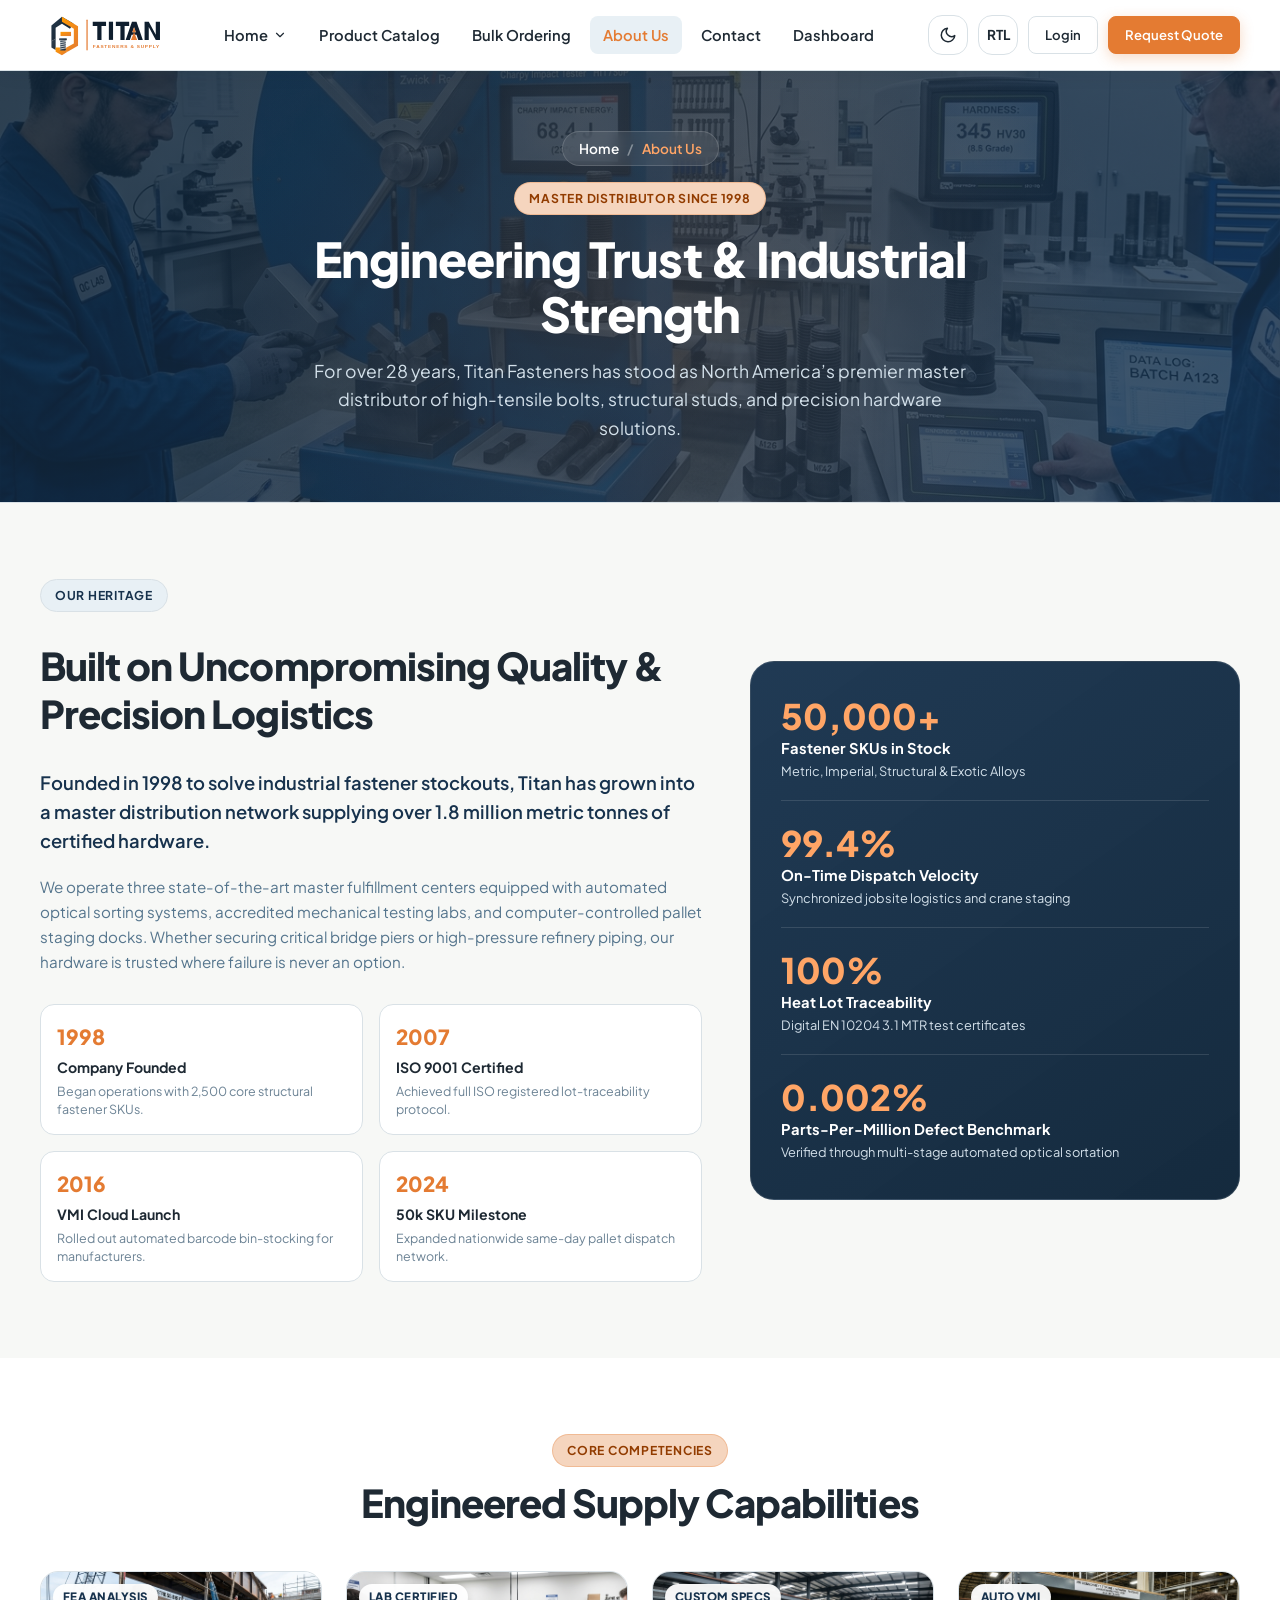
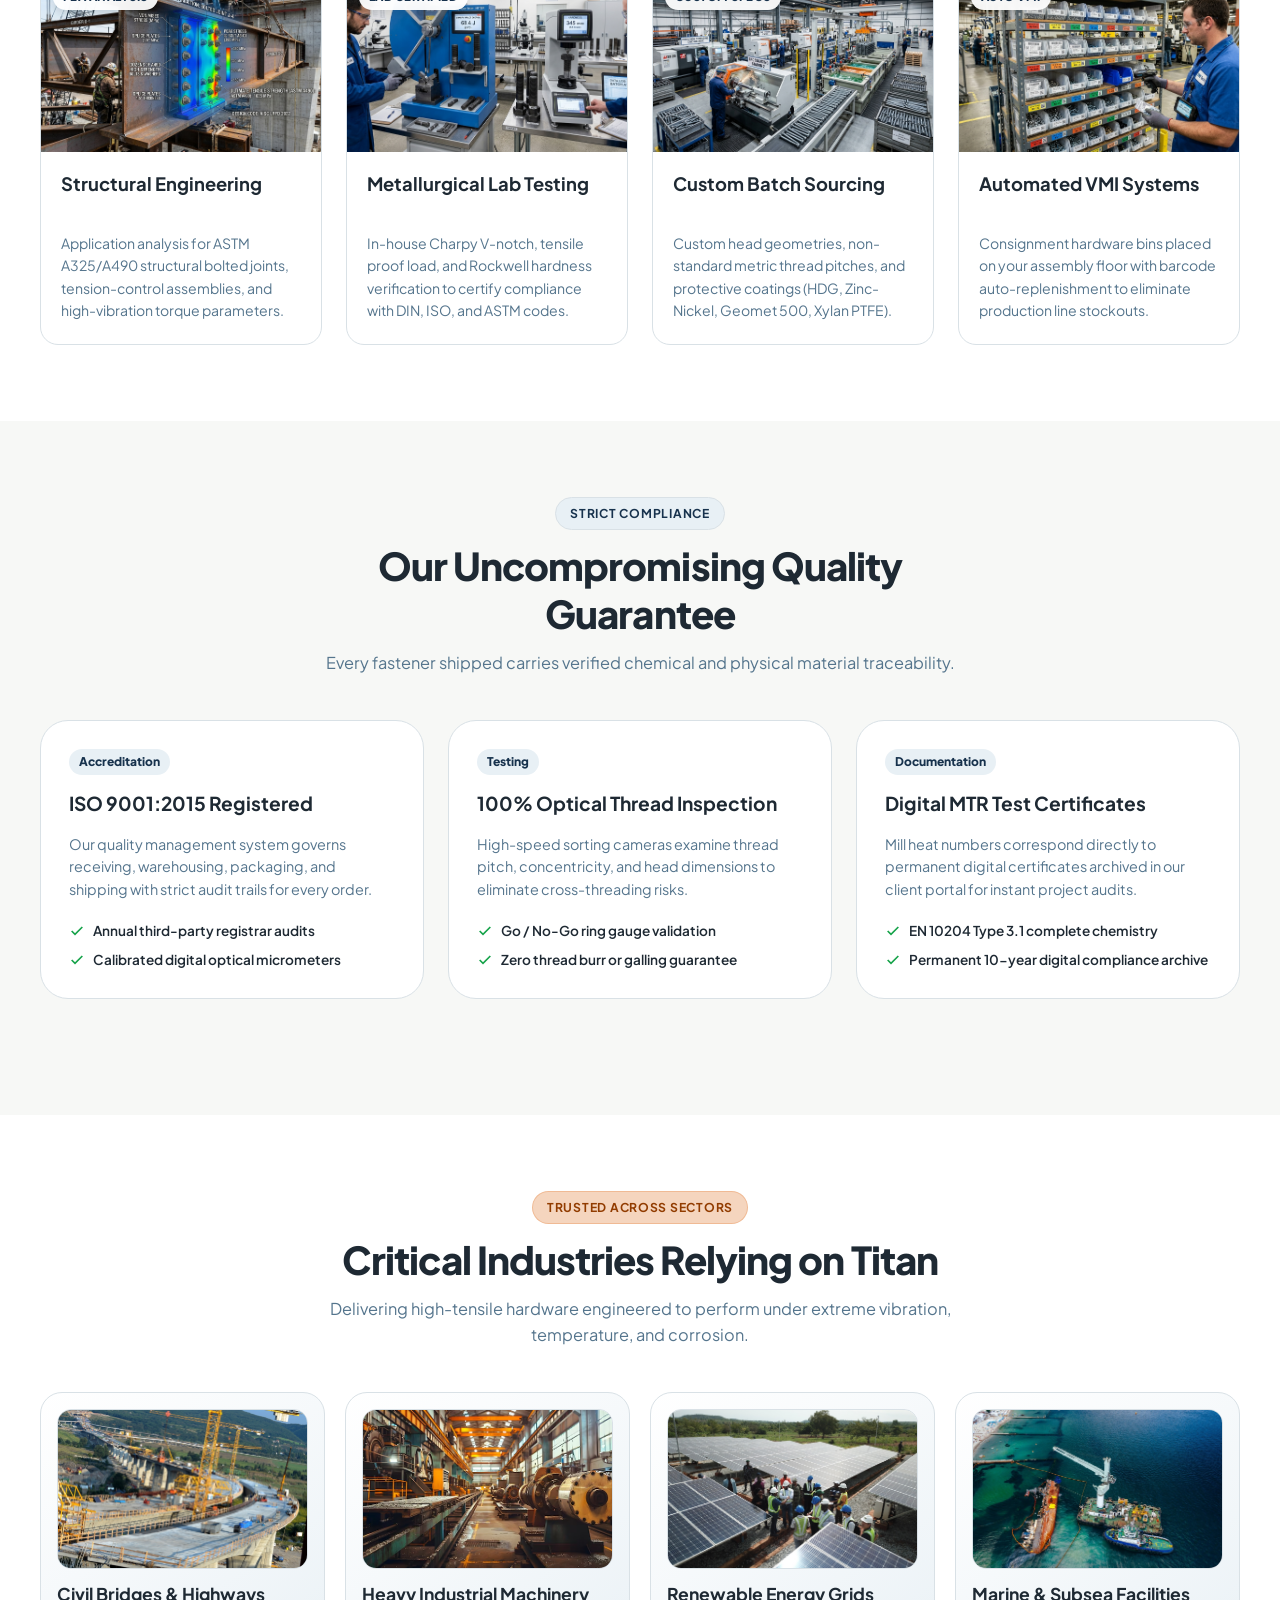
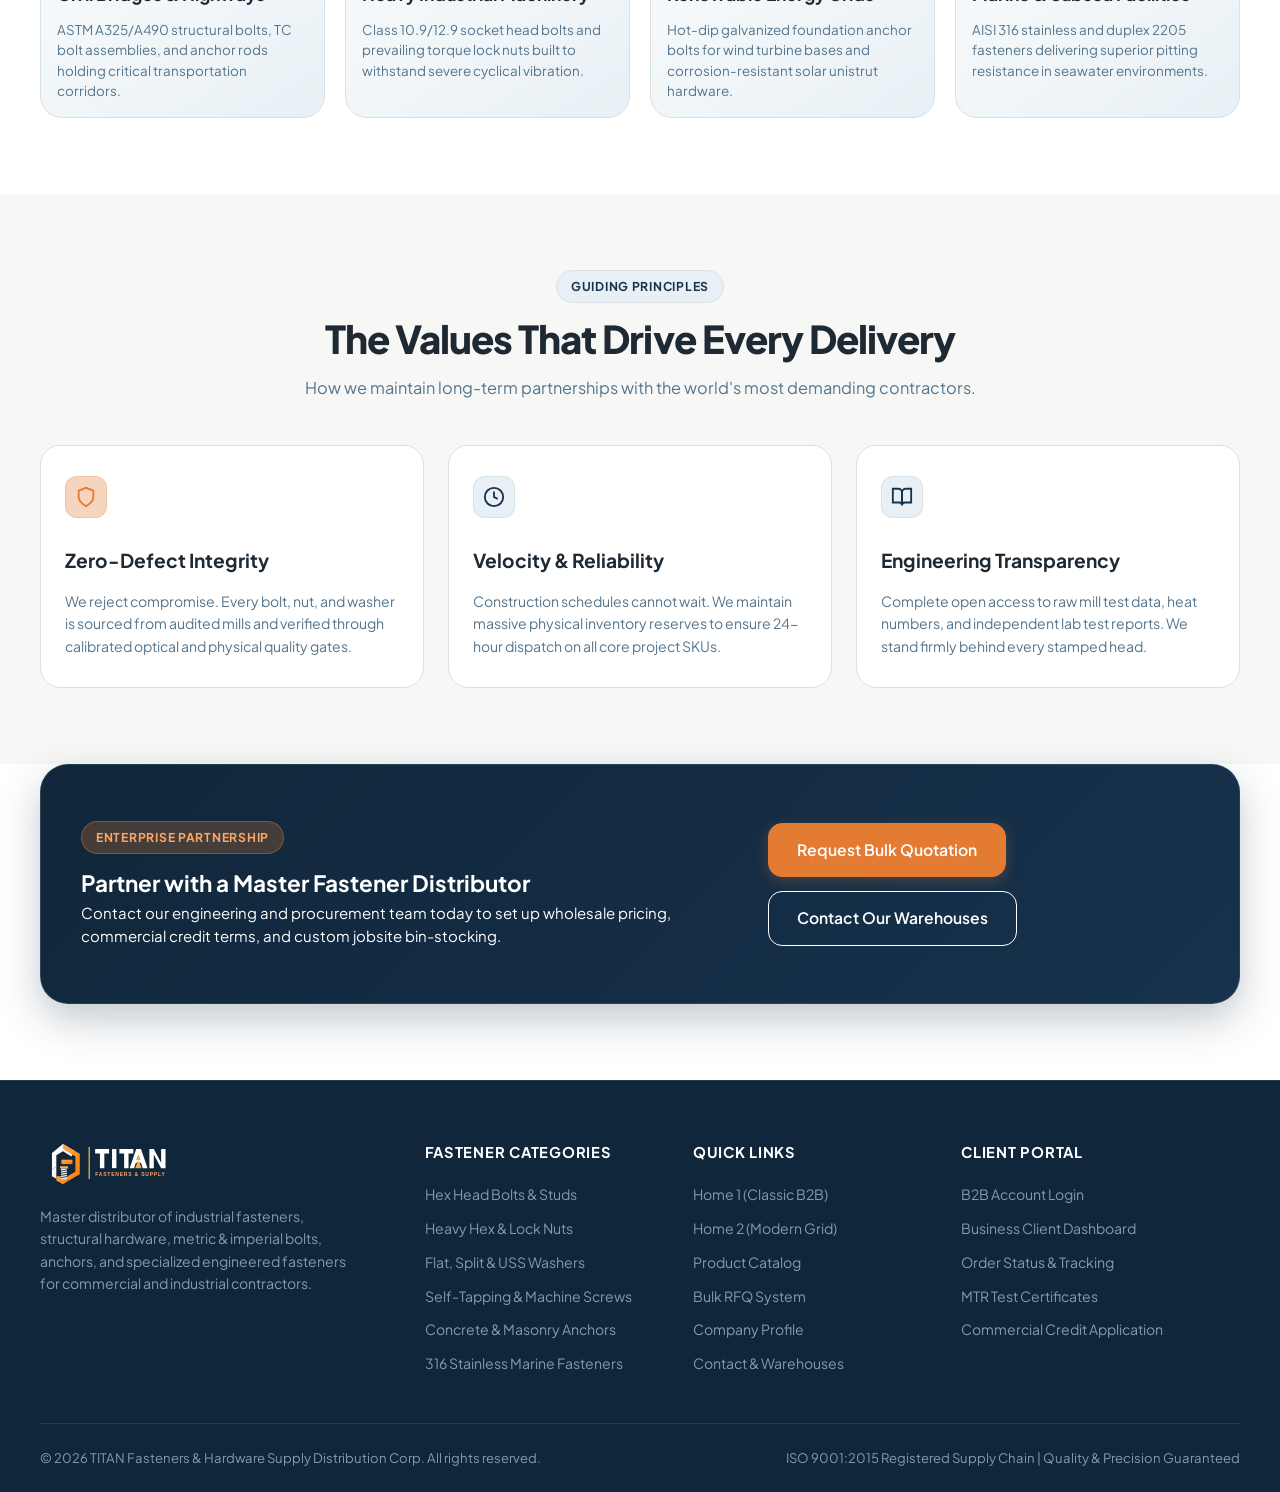
<file: about.html>
<!DOCTYPE html>
<html lang="en" dir="ltr" data-theme="light">
<head>
  <meta charset="UTF-8">
  <meta name="viewport" content="width=device-width, initial-scale=1.0">
  <title>About Us | TITAN FASTENERS — Master Industrial Hardware Distributor</title>
  <meta name="description" content="Discover the Titan Fasteners legacy: 28+ years of structural hardware supply, ISO 9001:2015 certified quality, and nationwide VMI logistics.">
  <link rel="preconnect" href="https://fonts.googleapis.com">
  <link rel="preconnect" href="https://fonts.gstatic.com" crossorigin>
  <link href="https://fonts.googleapis.com/css2?family=Plus+Jakarta+Sans:wght@400;500;600;700;800&family=Space+Grotesk:wght@600;700;800&display=swap" rel="stylesheet">
  <link rel="icon" type="image/svg+xml" href="assets/images/favicon.svg">
  <link rel="apple-touch-icon" href="assets/images/favicon.svg">
  <link rel="stylesheet" href="assets/css/style.css">
</head>
<body>

  <!-- PAGE PRELOADER -->
  <div class="page-preloader" id="pagePreloader">
    <div class="preloader-inner">
      <div class="preloader-brand">
        <div class="preloader-spinner-wrap">
          <div class="preloader-ring"></div>
          <div class="preloader-bolt-icon">
            <svg width="28" height="28" viewBox="0 0 24 24" fill="none" stroke="currentColor" stroke-width="2.5"><path d="M13 2L3 14h9l-1 8 10-12h-9l1-8z"></path></svg>
          </div>
        </div>
        <div class="preloader-logo-text">
          <span class="p-title">TITAN</span>
          <span class="p-sub">INDUSTRIAL SUPPLY</span>
        </div>
      </div>
      <div class="preloader-bar">
        <div class="preloader-progress"></div>
      </div>
    </div>
  </div>

  <!-- NAVBAR -->
  <header class="navbar-wrapper">
    <div class="container navbar">
      <a href="index.html" class="brand-logo" aria-label="TITAN Fasteners Home">
        <img src="assets/images/logo.svg" alt="TITAN Fasteners &amp; Supply" class="brand-logo-img logo-light" />
        <img src="assets/images/logo-white.svg" alt="TITAN Fasteners &amp; Supply" class="brand-logo-img logo-dark" />
      </a>

      <nav aria-label="Main Navigation">
        <ul class="nav-menu">
          <li class="nav-dropdown">
            <a href="index.html" class="nav-link">
              Home 
              <svg width="14" height="14" viewBox="0 0 24 24" fill="none" stroke="currentColor" stroke-width="2" stroke-linecap="round" stroke-linejoin="round"><polyline points="6 9 12 15 18 9"></polyline></svg>
            </a>
            <div class="nav-dropdown-menu">
              <a href="index.html" class="nav-dropdown-item">Home 1 (Classic B2B)</a>
              <a href="home-2.html" class="nav-dropdown-item">Home 2 (Modern Grid)</a>
            </div>
          </li>
          <li><a href="catalog.html" class="nav-link">Product Catalog</a></li>
          <li><a href="bulk-ordering.html" class="nav-link">Bulk Ordering</a></li>
          <li><a href="about.html" class="nav-link active">About Us</a></li>
          <li><a href="contact.html" class="nav-link">Contact</a></li>
          <li><a href="dashboard.html" class="nav-link">Dashboard</a></li>
        </ul>
      </nav>

      <div class="nav-actions">
        <button class="icon-btn theme-toggle-btn" aria-label="Toggle theme">
          <svg width="18" height="18" viewBox="0 0 24 24" fill="none" stroke="currentColor" stroke-width="2" stroke-linecap="round" stroke-linejoin="round"><path d="M21 12.79A9 9 0 1 1 11.21 3 7 7 0 0 0 21 12.79z"></path></svg>
        </button>
        <button class="icon-btn rtl-toggle-btn" aria-label="Toggle text direction">RTL</button>
        <a href="login.html" class="btn btn-outline btn-sm">Login</a>
        <a href="bulk-ordering.html" class="btn btn-primary btn-sm">Request Quote</a>
        <button class="hamburger-btn" aria-label="Open mobile navigation menu">
          <svg viewBox="0 0 24 24" fill="none" stroke="currentColor" stroke-width="2" stroke-linecap="round" stroke-linejoin="round"><line x1="3" y1="12" x2="21" y2="12"></line><line x1="3" y1="6" x2="21" y2="6"></line><line x1="3" y1="18" x2="21" y2="18"></line></svg>
        </button>
      </div>
    </div>
  </header>

  <!-- MOBILE NAVIGATION DRAWER -->
  <div class="mobile-drawer-backdrop" aria-hidden="true">
    <div class="mobile-drawer">
      <div class="mobile-drawer-header">
        <a href="index.html" class="brand-logo" aria-label="TITAN Fasteners Home">
          <img src="assets/images/logo.svg" alt="TITAN Fasteners &amp; Supply" class="brand-logo-img logo-light" />
          <img src="assets/images/logo-white.svg" alt="TITAN Fasteners &amp; Supply" class="brand-logo-img logo-dark" />
        </a>
        <button class="drawer-close-btn" aria-label="Close navigation menu">
          <svg width="20" height="20" viewBox="0 0 24 24" fill="none" stroke="currentColor" stroke-width="2" stroke-linecap="round" stroke-linejoin="round"><line x1="18" y1="6" x2="6" y2="18"></line><line x1="6" y1="6" x2="18" y2="18"></line></svg>
        </button>
      </div>
      <div class="mobile-drawer-body">
        <ul class="mobile-nav-list">
          <li>
            <button class="mobile-dropdown-header" data-target="m-abt-home-drop">
              <span>Home</span>
              <svg class="dropdown-chevron" width="16" height="16" viewBox="0 0 24 24" fill="none" stroke="currentColor" stroke-width="2"><polyline points="6 9 12 15 18 9"></polyline></svg>
            </button>
            <div id="m-abt-home-drop" class="mobile-dropdown-content" style="display: none;">
              <a href="index.html" class="mobile-nav-link">Home 1 (Classic B2B)</a>
              <a href="home-2.html" class="mobile-nav-link">Home 2 (Modern Grid)</a>
            </div>
          </li>
          <li><a href="catalog.html" class="mobile-nav-link">Product Catalog</a></li>
          <li><a href="bulk-ordering.html" class="mobile-nav-link">Bulk Ordering</a></li>
          <li><a href="about.html" class="mobile-nav-link active">About Us</a></li>
          <li><a href="contact.html" class="mobile-nav-link">Contact</a></li>
          <li><a href="dashboard.html" class="mobile-nav-link">Dashboard</a></li>
        </ul>
      </div>
      <div class="mobile-drawer-footer">
        <a href="login.html" class="btn btn-outline" style="width: 100%;">Client Login</a>
        <a href="bulk-ordering.html" class="btn btn-primary" style="width: 100%;">Request Bulk Quote</a>
      </div>
    </div>
  </div>

  <main>
    <!-- ==========================================================================
         SECTION 1: HERO BANNER (Uniform Height 380px)
         ========================================================================== -->
    <section class="page-header" id="about-hero">
      <div class="page-header-overlay"></div>
      <div class="container">
        <div class="page-header-content">
          <nav class="breadcrumb-nav" aria-label="Breadcrumb">
            <a href="index.html">Home</a>
            <span class="breadcrumb-separator">/</span>
            <span>About Us</span>
          </nav>
          <span class="badge badge-orange">Master Distributor Since 1998</span>
          <h1 class="page-header-title">Engineering Trust &amp; Industrial Strength</h1>
          <p class="page-header-desc">
            For over 28 years, Titan Fasteners has stood as North America’s premier master distributor of high-tensile bolts, structural studs, and precision hardware solutions.
          </p>
        </div>
      </div>
    </section>

    <!-- ==========================================================================
         SECTION 2: COMPANY STORY & MILESTONES
         ========================================================================== -->
    <section class="section" id="company-story">
      <div class="container">
        <div class="story-split">
          <div class="story-content">
            <span class="badge" style="width:fit-content;">Our Heritage</span>
            <h2 class="section-title">Built on Uncompromising Quality &amp; Precision Logistics</h2>
            <p class="story-lead">
              Founded in 1998 to solve industrial fastener stockouts, Titan has grown into a master distribution network supplying over 1.8 million metric tonnes of certified hardware.
            </p>
            <p class="story-text">
              We operate three state-of-the-art master fulfillment centers equipped with automated optical sorting systems, accredited mechanical testing labs, and computer-controlled pallet staging docks. Whether securing critical bridge piers or high-pressure refinery piping, our hardware is trusted where failure is never an option.
            </p>

            <div class="milestones-timeline">
              <div class="milestone-item">
                <span class="milestone-year">1998</span>
                <span class="milestone-title">Company Founded</span>
                <span class="milestone-desc">Began operations with 2,500 core structural fastener SKUs.</span>
              </div>
              <div class="milestone-item">
                <span class="milestone-year">2007</span>
                <span class="milestone-title">ISO 9001 Certified</span>
                <span class="milestone-desc">Achieved full ISO registered lot-traceability protocol.</span>
              </div>
              <div class="milestone-item">
                <span class="milestone-year">2016</span>
                <span class="milestone-title">VMI Cloud Launch</span>
                <span class="milestone-desc">Rolled out automated barcode bin-stocking for manufacturers.</span>
              </div>
              <div class="milestone-item">
                <span class="milestone-year">2024</span>
                <span class="milestone-title">50k SKU Milestone</span>
                <span class="milestone-desc">Expanded nationwide same-day pallet dispatch network.</span>
              </div>
            </div>
          </div>

          <!-- Right Stats Card -->
          <div class="story-stats-card">
            <div class="story-stat-box">
              <div class="story-stat-num">50,000+</div>
              <div class="story-stat-label">Fastener SKUs in Stock</div>
              <div class="story-stat-sub">Metric, Imperial, Structural &amp; Exotic Alloys</div>
            </div>
            <div class="story-stat-box">
              <div class="story-stat-num">99.4%</div>
              <div class="story-stat-label">On-Time Dispatch Velocity</div>
              <div class="story-stat-sub">Synchronized jobsite logistics and crane staging</div>
            </div>
            <div class="story-stat-box">
              <div class="story-stat-num">100%</div>
              <div class="story-stat-label">Heat Lot Traceability</div>
              <div class="story-stat-sub">Digital EN 10204 3.1 MTR test certificates</div>
            </div>
            <div class="story-stat-box">
              <div class="story-stat-num">0.002%</div>
              <div class="story-stat-label">Parts-Per-Million Defect Benchmark</div>
              <div class="story-stat-sub">Verified through multi-stage automated optical sortation</div>
            </div>
          </div>
        </div>
      </div>
    </section>

    <!-- ==========================================================================
         SECTION 3: PRODUCT & SUPPLY EXPERTISE
         ========================================================================== -->
    <section class="section section-subtle" id="supply-expertise">
      <div class="container">
        <div class="section-header text-center">
          <span class="badge badge-orange">Core Competencies</span>
          <h2 class="section-title">Engineered Supply Capabilities</h2>
        </div>

        <div class="bulk-benefits-grid">
          <div class="bulk-benefit-card">
            <div class="bulk-benefit-img-wrap">
              <img src="assets/images/about-structural-eng.jpg" alt="Structural Engineering Application Analysis" class="bulk-benefit-img" loading="lazy">
              <span class="bulk-benefit-badge">FEA Analysis</span>
            </div>
            <div class="bulk-benefit-content">
              <h3 class="bulk-benefit-title">Structural Engineering</h3>
              <p class="bulk-benefit-desc">
                Application analysis for ASTM A325/A490 structural bolted joints, tension-control assemblies, and high-vibration torque parameters.
              </p>
            </div>
          </div>

          <div class="bulk-benefit-card">
            <div class="bulk-benefit-img-wrap">
              <img src="assets/images/about-metallurgical-lab.jpg" alt="Metallurgical Lab Testing & Proof Load" class="bulk-benefit-img" loading="lazy">
              <span class="bulk-benefit-badge">Lab Certified</span>
            </div>
            <div class="bulk-benefit-content">
              <h3 class="bulk-benefit-title">Metallurgical Lab Testing</h3>
              <p class="bulk-benefit-desc">
                In-house Charpy V-notch, tensile proof load, and Rockwell hardness verification to certify compliance with DIN, ISO, and ASTM codes.
              </p>
            </div>
          </div>

          <div class="bulk-benefit-card">
            <div class="bulk-benefit-img-wrap">
              <img src="assets/images/about-custom-sourcing.jpg" alt="Custom Batch Sourcing & Specialty Coatings" class="bulk-benefit-img" loading="lazy">
              <span class="bulk-benefit-badge">Custom Specs</span>
            </div>
            <div class="bulk-benefit-content">
              <h3 class="bulk-benefit-title">Custom Batch Sourcing</h3>
              <p class="bulk-benefit-desc">
                Custom head geometries, non-standard metric thread pitches, and protective coatings (HDG, Zinc-Nickel, Geomet 500, Xylan PTFE).
              </p>
            </div>
          </div>

          <div class="bulk-benefit-card">
            <div class="bulk-benefit-img-wrap">
              <img src="assets/images/about-vmi-systems.jpg" alt="Automated VMI Systems & Consignment Hardware" class="bulk-benefit-img" loading="lazy">
              <span class="bulk-benefit-badge">Auto VMI</span>
            </div>
            <div class="bulk-benefit-content">
              <h3 class="bulk-benefit-title">Automated VMI Systems</h3>
              <p class="bulk-benefit-desc">
                Consignment hardware bins placed on your assembly floor with barcode auto-replenishment to eliminate production line stockouts.
              </p>
            </div>
          </div>
        </div>
      </div>
    </section>

    <!-- ==========================================================================
         SECTION 4: QUALITY COMMITMENT & CERTIFICATION
         ========================================================================== -->
    <section class="section" id="quality-commitment">
      <div class="container">
        <div class="section-header text-center">
          <span class="badge">Strict Compliance</span>
          <h2 class="section-title">Our Uncompromising Quality Guarantee</h2>
          <p class="section-subtitle">Every fastener shipped carries verified chemical and physical material traceability.</p>
        </div>

        <div class="h2-quality-pillars">
          <div class="h2-pillar-card">
            <span class="h2-pillar-badge">Accreditation</span>
            <h3 class="h2-pillar-title">ISO 9001:2015 Registered</h3>
            <p class="h2-pillar-desc">
              Our quality management system governs receiving, warehousing, packaging, and shipping with strict audit trails for every order.
            </p>
            <ul class="h2-pillar-points">
              <li>
                <svg width="16" height="16" viewBox="0 0 24 24" fill="none" stroke="currentColor" stroke-width="2.5"><polyline points="20 6 9 17 4 12"></polyline></svg>
                <span>Annual third-party registrar audits</span>
              </li>
              <li>
                <svg width="16" height="16" viewBox="0 0 24 24" fill="none" stroke="currentColor" stroke-width="2.5"><polyline points="20 6 9 17 4 12"></polyline></svg>
                <span>Calibrated digital optical micrometers</span>
              </li>
            </ul>
          </div>

          <div class="h2-pillar-card">
            <span class="h2-pillar-badge">Testing</span>
            <h3 class="h2-pillar-title">100% Optical Thread Inspection</h3>
            <p class="h2-pillar-desc">
              High-speed sorting cameras examine thread pitch, concentricity, and head dimensions to eliminate cross-threading risks.
            </p>
            <ul class="h2-pillar-points">
              <li>
                <svg width="16" height="16" viewBox="0 0 24 24" fill="none" stroke="currentColor" stroke-width="2.5"><polyline points="20 6 9 17 4 12"></polyline></svg>
                <span>Go / No-Go ring gauge validation</span>
              </li>
              <li>
                <svg width="16" height="16" viewBox="0 0 24 24" fill="none" stroke="currentColor" stroke-width="2.5"><polyline points="20 6 9 17 4 12"></polyline></svg>
                <span>Zero thread burr or galling guarantee</span>
              </li>
            </ul>
          </div>

          <div class="h2-pillar-card">
            <span class="h2-pillar-badge">Documentation</span>
            <h3 class="h2-pillar-title">Digital MTR Test Certificates</h3>
            <p class="h2-pillar-desc">
              Mill heat numbers correspond directly to permanent digital certificates archived in our client portal for instant project audits.
            </p>
            <ul class="h2-pillar-points">
              <li>
                <svg width="16" height="16" viewBox="0 0 24 24" fill="none" stroke="currentColor" stroke-width="2.5"><polyline points="20 6 9 17 4 12"></polyline></svg>
                <span>EN 10204 Type 3.1 complete chemistry</span>
              </li>
              <li>
                <svg width="16" height="16" viewBox="0 0 24 24" fill="none" stroke="currentColor" stroke-width="2.5"><polyline points="20 6 9 17 4 12"></polyline></svg>
                <span>Permanent 10-year digital compliance archive</span>
              </li>
            </ul>
          </div>
        </div>
      </div>
    </section>

    <!-- ==========================================================================
         SECTION 5: INDUSTRIES SERVED
         ========================================================================== -->
    <section class="section section-subtle" id="industries-served">
      <div class="container">
        <div class="section-header text-center">
          <span class="badge badge-orange">Trusted Across Sectors</span>
          <h2 class="section-title">Critical Industries Relying on Titan</h2>
          <p class="section-subtitle">Delivering high-tensile hardware engineered to perform under extreme vibration, temperature, and corrosion.</p>
        </div>

        <div class="h2-industries-grid">
          <div class="h2-industry-card">
            <div class="h2-industry-img-wrap">
              <img src="assets/images/about-civil-bridges.jpg" alt="Civil Bridges & Highways" class="h2-industry-img" loading="lazy">
            </div>
            <h3 class="h2-industry-name">Civil Bridges &amp; Highways</h3>
            <p class="h2-industry-desc">ASTM A325/A490 structural bolts, TC bolt assemblies, and anchor rods holding critical transportation corridors.</p>
          </div>

          <div class="h2-industry-card">
            <div class="h2-industry-img-wrap">
              <img src="assets/images/about-heavy-machinery.png" alt="Heavy Industrial Machinery" class="h2-industry-img" loading="lazy">
            </div>
            <h3 class="h2-industry-name">Heavy Industrial Machinery</h3>
            <p class="h2-industry-desc">Class 10.9/12.9 socket head bolts and prevailing torque lock nuts built to withstand severe cyclical vibration.</p>
          </div>

          <div class="h2-industry-card">
            <div class="h2-industry-img-wrap">
              <img src="assets/images/about-renewable-energy.jpg" alt="Renewable Energy Grids" class="h2-industry-img" loading="lazy">
            </div>
            <h3 class="h2-industry-name">Renewable Energy Grids</h3>
            <p class="h2-industry-desc">Hot-dip galvanized foundation anchor bolts for wind turbine bases and corrosion-resistant solar unistrut hardware.</p>
          </div>

          <div class="h2-industry-card">
            <div class="h2-industry-img-wrap">
              <img src="assets/images/about-marine-subsea.jpg" alt="Marine & Subsea Facilities" class="h2-industry-img" loading="lazy">
            </div>
            <h3 class="h2-industry-name">Marine &amp; Subsea Facilities</h3>
            <p class="h2-industry-desc">AISI 316 stainless and duplex 2205 fasteners delivering superior pitting resistance in seawater environments.</p>
          </div>
        </div>
      </div>
    </section>

    <!-- ==========================================================================
         SECTION 6: BUSINESS VALUES
         ========================================================================== -->
    <section class="section" id="business-values">
      <div class="container">
        <div class="section-header text-center">
          <span class="badge">Guiding Principles</span>
          <h2 class="section-title">The Values That Drive Every Delivery</h2>
          <p class="section-subtitle">How we maintain long-term partnerships with the world's most demanding contractors.</p>
        </div>

        <div class="values-grid">
          <div class="value-card">
            <div class="icon-tint-box icon-tint-orange">
              <svg width="22" height="22" viewBox="0 0 24 24" fill="none" stroke="currentColor" stroke-width="2"><path d="M12 22s8-4 8-10V5l-8-3-8 3v7c0 6 8 10 8 10z"></path></svg>
            </div>
            <h3 class="value-card-title">Zero-Defect Integrity</h3>
            <p class="value-card-desc">
              We reject compromise. Every bolt, nut, and washer is sourced from audited mills and verified through calibrated optical and physical quality gates.
            </p>
          </div>

          <div class="value-card">
            <div class="icon-tint-box">
              <svg width="22" height="22" viewBox="0 0 24 24" fill="none" stroke="currentColor" stroke-width="2"><circle cx="12" cy="12" r="10"></circle><polyline points="12 6 12 12 16 14"></polyline></svg>
            </div>
            <h3 class="value-card-title">Velocity &amp; Reliability</h3>
            <p class="value-card-desc">
              Construction schedules cannot wait. We maintain massive physical inventory reserves to ensure 24-hour dispatch on all core project SKUs.
            </p>
          </div>

          <div class="value-card">
            <div class="icon-tint-box">
              <svg width="22" height="22" viewBox="0 0 24 24" fill="none" stroke="currentColor" stroke-width="2"><path d="M2 3h6a4 4 0 0 1 4 4v14a3 3 0 0 0-3-3H2z"></path><path d="M22 3h-6a4 4 0 0 0-4 4v14a3 3 0 0 1 3-3h7z"></path></svg>
            </div>
            <h3 class="value-card-title">Engineering Transparency</h3>
            <p class="value-card-desc">
              Complete open access to raw mill test data, heat numbers, and independent lab test reports. We stand firmly behind every stamped head.
            </p>
          </div>
        </div>
      </div>
    </section>

    <!-- ==========================================================================
         SECTION 7: CTA BANNER
         ========================================================================== -->
    <section class="section section-subtle" id="about-cta" style="padding-top: 0;">
      <div class="container">
        <div class="cta-banner">
          <div class="cta-banner-grid">
            <div class="cta-banner-text">
              <span class="badge" style="background: rgba(228, 123, 50, 0.25); color: #FFA566; border-color: rgba(228, 123, 50, 0.4); margin-bottom: 12px;">Enterprise Partnership</span>
              <h2 class="cta-banner-title">Partner with a Master Fastener Distributor</h2>
              <p class="cta-banner-desc">
                Contact our engineering and procurement team today to set up wholesale pricing, commercial credit terms, and custom jobsite bin-stocking.
              </p>
            </div>
            <div class="cta-banner-actions">
              <a href="bulk-ordering.html" class="btn btn-primary btn-lg">Request Bulk Quotation</a>
              <a href="contact.html" class="btn btn-outline btn-lg" style="border-color: #FFFFFF; color: #FFFFFF;">Contact Our Warehouses</a>
            </div>
          </div>
        </div>
      </div>
    </section>
  </main>

  <!-- FOOTER -->
  <footer class="footer">
    <div class="container">
      <div class="footer-grid">
        <div class="footer-brand">
          <a href="index.html" class="brand-logo" aria-label="TITAN Fasteners Home">
            <img src="assets/images/logo-white.svg" alt="TITAN Fasteners &amp; Supply" class="brand-logo-img footer-logo-img" />
          </a>
          <p>
            Master distributor of industrial fasteners, structural hardware, metric &amp; imperial bolts, anchors, and specialized engineered fasteners for commercial and industrial contractors.
          </p>
        </div>

        <div>
          <h4 class="footer-heading">Fastener Categories</h4>
          <ul class="footer-links">
            <li><a href="catalog.html?cat=hex-bolts" class="footer-link">Hex Head Bolts &amp; Studs</a></li>
            <li><a href="catalog.html?cat=nuts" class="footer-link">Heavy Hex &amp; Lock Nuts</a></li>
            <li><a href="catalog.html?cat=washers" class="footer-link">Flat, Split &amp; USS Washers</a></li>
            <li><a href="catalog.html?cat=screws" class="footer-link">Self-Tapping &amp; Machine Screws</a></li>
            <li><a href="catalog.html?cat=anchors" class="footer-link">Concrete &amp; Masonry Anchors</a></li>
            <li><a href="catalog.html?cat=stainless" class="footer-link">316 Stainless Marine Fasteners</a></li>
          </ul>
        </div>

        <div>
          <h4 class="footer-heading">Quick Links</h4>
          <ul class="footer-links">
            <li><a href="index.html" class="footer-link">Home 1 (Classic B2B)</a></li>
            <li><a href="home-2.html" class="footer-link">Home 2 (Modern Grid)</a></li>
            <li><a href="catalog.html" class="footer-link">Product Catalog</a></li>
            <li><a href="bulk-ordering.html" class="footer-link">Bulk RFQ System</a></li>
            <li><a href="about.html" class="footer-link">Company Profile</a></li>
            <li><a href="contact.html" class="footer-link">Contact &amp; Warehouses</a></li>
          </ul>
        </div>

        <div>
          <h4 class="footer-heading">Client Portal</h4>
          <ul class="footer-links">
            <li><a href="login.html" class="footer-link">B2B Account Login</a></li>
            <li><a href="dashboard.html" class="footer-link">Business Client Dashboard</a></li>
            <li><a href="dashboard.html#orders" class="footer-link">Order Status &amp; Tracking</a></li>
            <li><a href="dashboard.html#mtr" class="footer-link">MTR Test Certificates</a></li>
            <li><a href="bulk-ordering.html" class="footer-link">Commercial Credit Application</a></li>
          </ul>
        </div>
      </div>

      <div class="footer-bottom">
        <div>&copy; 2026 TITAN Fasteners &amp; Hardware Supply Distribution Corp. All rights reserved.</div>
        <div>ISO 9001:2015 Registered Supply Chain | Quality &amp; Precision Guaranteed</div>
      </div>
    </div>
  </footer>

  <!-- BACK TO TOP BUTTON -->
  <button class="back-to-top" aria-label="Scroll to top" title="Scroll to top">
    <svg viewBox="0 0 24 24" fill="none" stroke="currentColor" stroke-width="2.5" stroke-linecap="round" stroke-linejoin="round"><line x1="12" y1="19" x2="12" y2="5"></line><polyline points="5 12 12 5 19 12"></polyline></svg>
  </button>

  <script src="assets/js/main.js"></script>
</body>
</html>
</file>
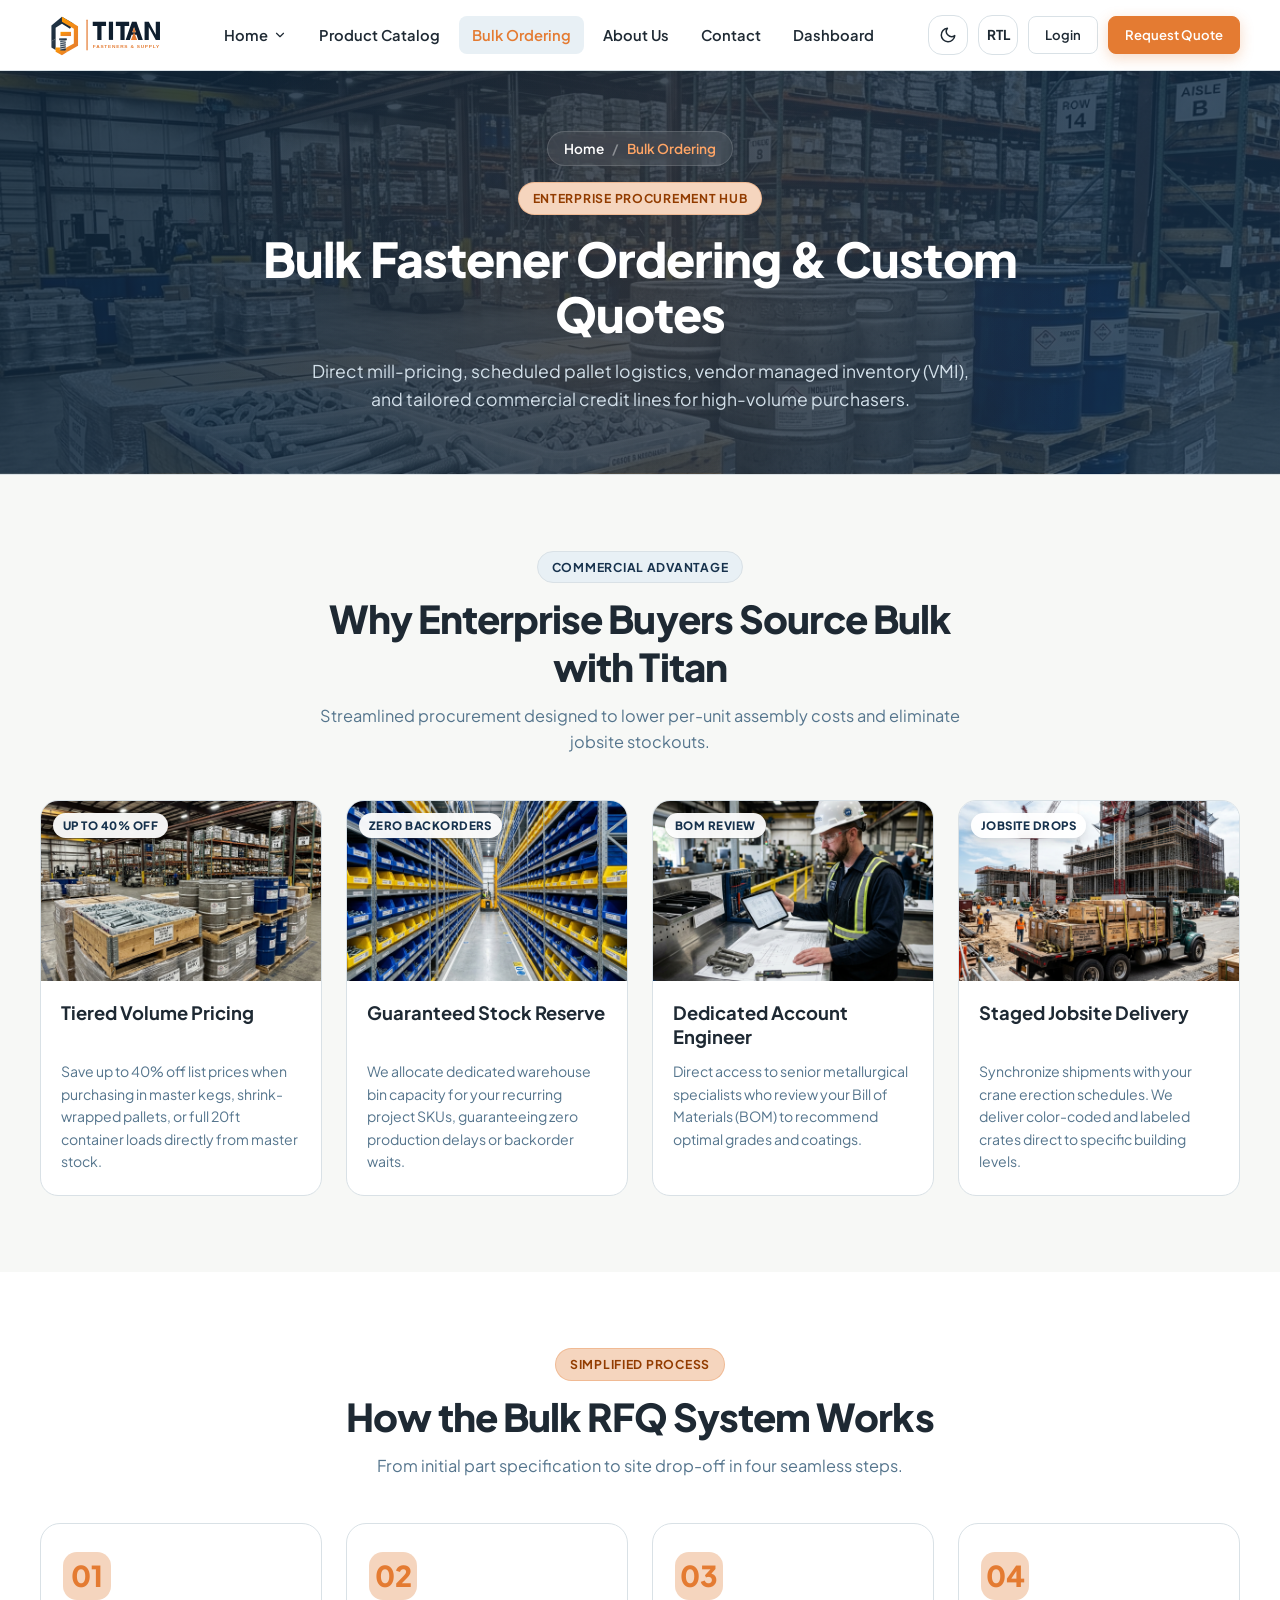
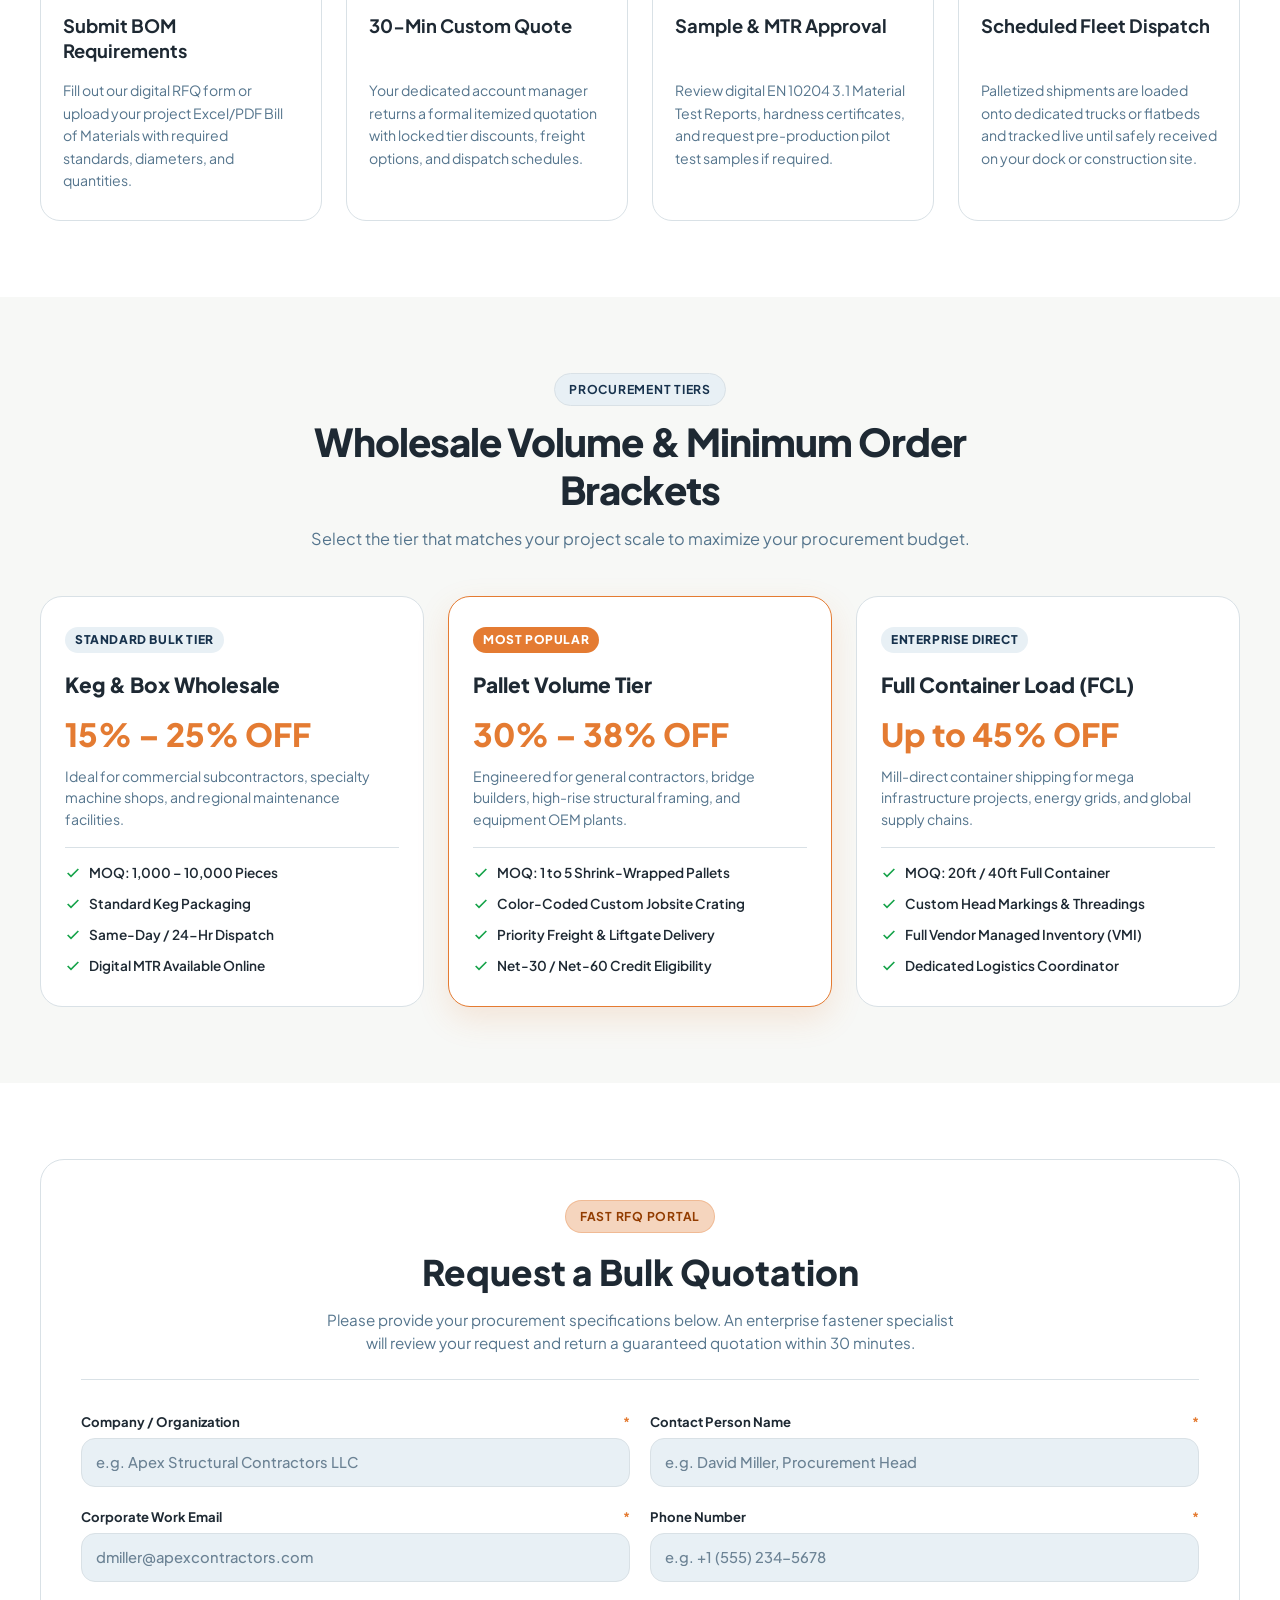
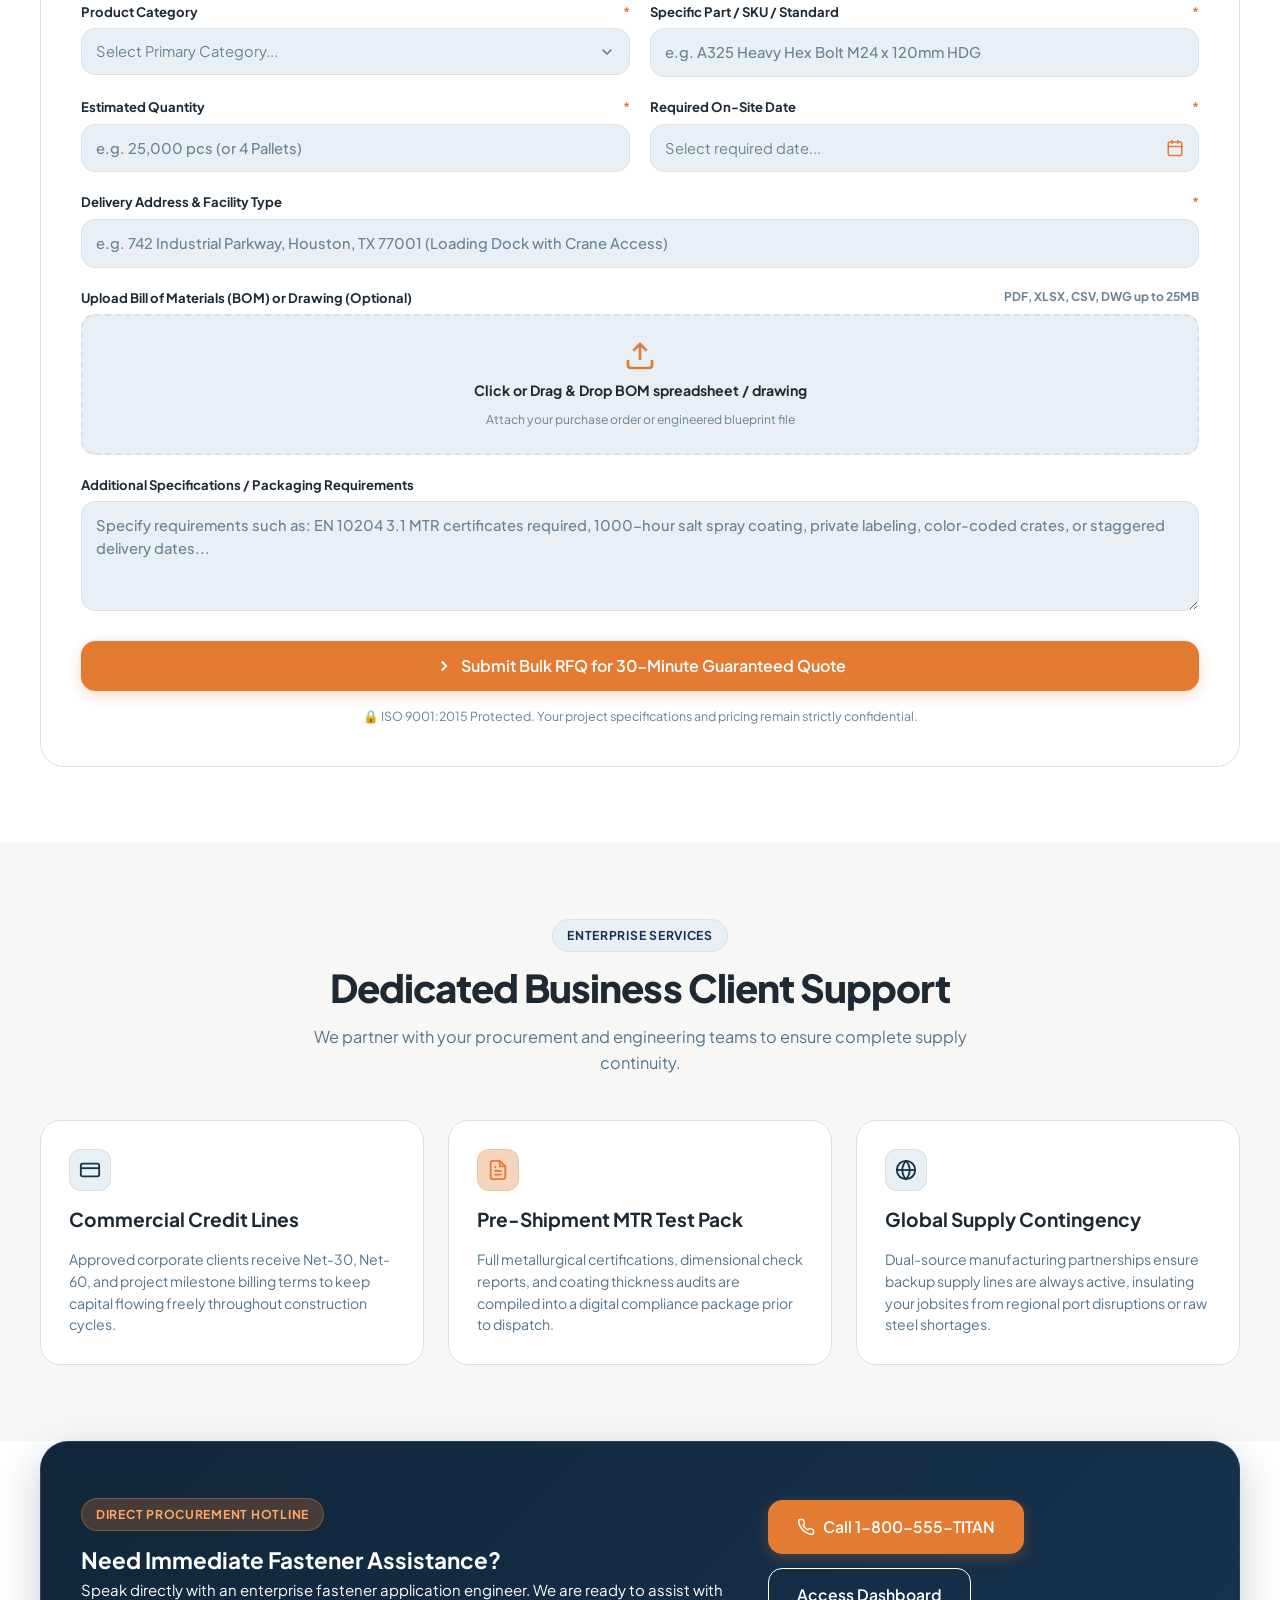
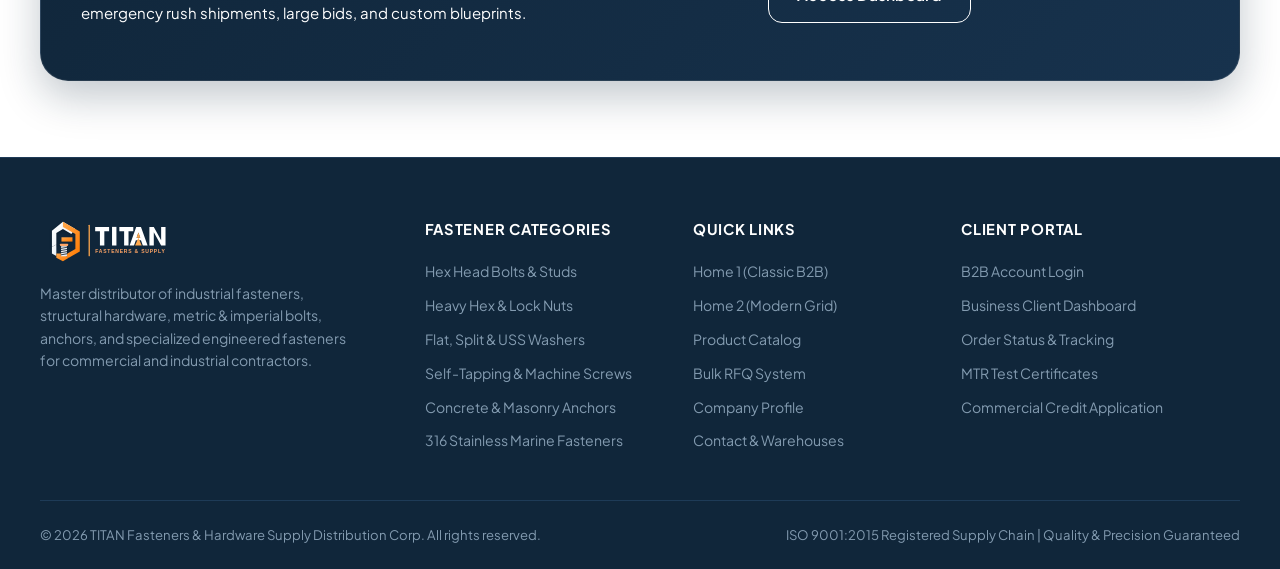
<file: bulk-ordering.html>
<!DOCTYPE html>
<html lang="en" dir="ltr" data-theme="light">
<head>
  <meta charset="UTF-8">
  <meta name="viewport" content="width=device-width, initial-scale=1.0">
  <title>Bulk Ordering &amp; Custom RFQ | TITAN FASTENERS</title>
  <meta name="description" content="Request enterprise wholesale pricing, pallet-tier quotes, and vendor managed inventory (VMI) solutions for commercial contractors and manufacturers.">
  <link rel="preconnect" href="https://fonts.googleapis.com">
  <link rel="preconnect" href="https://fonts.gstatic.com" crossorigin>
  <link href="https://fonts.googleapis.com/css2?family=Plus+Jakarta+Sans:wght@400;500;600;700;800&family=Space+Grotesk:wght@600;700;800&display=swap" rel="stylesheet">
  <link rel="icon" type="image/svg+xml" href="assets/images/favicon.svg">
  <link rel="apple-touch-icon" href="assets/images/favicon.svg">
  <link rel="stylesheet" href="assets/css/style.css">
</head>
<body>

  <!-- PAGE PRELOADER -->
  <div class="page-preloader" id="pagePreloader">
    <div class="preloader-inner">
      <div class="preloader-brand">
        <div class="preloader-spinner-wrap">
          <div class="preloader-ring"></div>
          <div class="preloader-bolt-icon">
            <svg width="28" height="28" viewBox="0 0 24 24" fill="none" stroke="currentColor" stroke-width="2.5"><path d="M13 2L3 14h9l-1 8 10-12h-9l1-8z"></path></svg>
          </div>
        </div>
        <div class="preloader-logo-text">
          <span class="p-title">TITAN</span>
          <span class="p-sub">INDUSTRIAL SUPPLY</span>
        </div>
      </div>
      <div class="preloader-bar">
        <div class="preloader-progress"></div>
      </div>
    </div>
  </div>

  <!-- NAVBAR -->
  <header class="navbar-wrapper">
    <div class="container navbar">
      <a href="index.html" class="brand-logo" aria-label="TITAN Fasteners Home">
        <img src="assets/images/logo.svg" alt="TITAN Fasteners &amp; Supply" class="brand-logo-img logo-light" />
        <img src="assets/images/logo-white.svg" alt="TITAN Fasteners &amp; Supply" class="brand-logo-img logo-dark" />
      </a>

      <nav aria-label="Main Navigation">
        <ul class="nav-menu">
          <li class="nav-dropdown">
            <a href="index.html" class="nav-link">
              Home 
              <svg width="14" height="14" viewBox="0 0 24 24" fill="none" stroke="currentColor" stroke-width="2" stroke-linecap="round" stroke-linejoin="round"><polyline points="6 9 12 15 18 9"></polyline></svg>
            </a>
            <div class="nav-dropdown-menu">
              <a href="index.html" class="nav-dropdown-item">Home 1 (Classic B2B)</a>
              <a href="home-2.html" class="nav-dropdown-item">Home 2 (Modern Grid)</a>
            </div>
          </li>
          <li><a href="catalog.html" class="nav-link">Product Catalog</a></li>
          <li><a href="bulk-ordering.html" class="nav-link active">Bulk Ordering</a></li>
          <li><a href="about.html" class="nav-link">About Us</a></li>
          <li><a href="contact.html" class="nav-link">Contact</a></li>
          <li><a href="dashboard.html" class="nav-link">Dashboard</a></li>
        </ul>
      </nav>

      <div class="nav-actions">
        <button class="icon-btn theme-toggle-btn" aria-label="Toggle theme">
          <svg width="18" height="18" viewBox="0 0 24 24" fill="none" stroke="currentColor" stroke-width="2" stroke-linecap="round" stroke-linejoin="round"><path d="M21 12.79A9 9 0 1 1 11.21 3 7 7 0 0 0 21 12.79z"></path></svg>
        </button>
        <button class="icon-btn rtl-toggle-btn" aria-label="Toggle text direction">RTL</button>
        <a href="login.html" class="btn btn-outline btn-sm">Login</a>
        <a href="bulk-ordering.html" class="btn btn-primary btn-sm">Request Quote</a>
        <button class="hamburger-btn" aria-label="Open mobile navigation menu">
          <svg viewBox="0 0 24 24" fill="none" stroke="currentColor" stroke-width="2" stroke-linecap="round" stroke-linejoin="round"><line x1="3" y1="12" x2="21" y2="12"></line><line x1="3" y1="6" x2="21" y2="6"></line><line x1="3" y1="18" x2="21" y2="18"></line></svg>
        </button>
      </div>
    </div>
  </header>

  <!-- MOBILE NAVIGATION DRAWER -->
  <div class="mobile-drawer-backdrop" aria-hidden="true">
    <div class="mobile-drawer">
      <div class="mobile-drawer-header">
        <a href="index.html" class="brand-logo" aria-label="TITAN Fasteners Home">
          <img src="assets/images/logo.svg" alt="TITAN Fasteners &amp; Supply" class="brand-logo-img logo-light" />
          <img src="assets/images/logo-white.svg" alt="TITAN Fasteners &amp; Supply" class="brand-logo-img logo-dark" />
        </a>
        <button class="drawer-close-btn" aria-label="Close navigation menu">
          <svg width="20" height="20" viewBox="0 0 24 24" fill="none" stroke="currentColor" stroke-width="2" stroke-linecap="round" stroke-linejoin="round"><line x1="18" y1="6" x2="6" y2="18"></line><line x1="6" y1="6" x2="18" y2="18"></line></svg>
        </button>
      </div>
      <div class="mobile-drawer-body">
        <ul class="mobile-nav-list">
          <li>
            <button class="mobile-dropdown-header" data-target="m-bulk-home-drop">
              <span>Home</span>
              <svg class="dropdown-chevron" width="16" height="16" viewBox="0 0 24 24" fill="none" stroke="currentColor" stroke-width="2"><polyline points="6 9 12 15 18 9"></polyline></svg>
            </button>
            <div id="m-bulk-home-drop" class="mobile-dropdown-content" style="display: none;">
              <a href="index.html" class="mobile-nav-link">Home 1 (Classic B2B)</a>
              <a href="home-2.html" class="mobile-nav-link">Home 2 (Modern Grid)</a>
            </div>
          </li>
          <li><a href="catalog.html" class="mobile-nav-link">Product Catalog</a></li>
          <li><a href="bulk-ordering.html" class="mobile-nav-link active">Bulk Ordering</a></li>
          <li><a href="about.html" class="mobile-nav-link">About Us</a></li>
          <li><a href="contact.html" class="mobile-nav-link">Contact</a></li>
          <li><a href="dashboard.html" class="mobile-nav-link">Dashboard</a></li>
        </ul>
      </div>
      <div class="mobile-drawer-footer">
        <a href="login.html" class="btn btn-outline" style="width: 100%;">Client Login</a>
        <a href="bulk-ordering.html" class="btn btn-primary" style="width: 100%;">Request Bulk Quote</a>
      </div>
    </div>
  </div>

  <main>
    <!-- ==========================================================================
         SECTION 1: HERO BANNER (Uniform Height 380px)
         ========================================================================== -->
    <section class="page-header" id="bulk-hero">
      <div class="page-header-overlay"></div>
      <div class="container">
        <div class="page-header-content">
          <nav class="breadcrumb-nav" aria-label="Breadcrumb">
            <a href="index.html">Home</a>
            <span class="breadcrumb-separator">/</span>
            <span>Bulk Ordering</span>
          </nav>
          <span class="badge badge-orange">Enterprise Procurement Hub</span>
          <h1 class="page-header-title">Bulk Fastener Ordering &amp; Custom Quotes</h1>
          <p class="page-header-desc">
            Direct mill-pricing, scheduled pallet logistics, vendor managed inventory (VMI), and tailored commercial credit lines for high-volume purchasers.
          </p>
        </div>
      </div>
    </section>

    <!-- ==========================================================================
         SECTION 2: BULK ORDERING BENEFITS
         ========================================================================== -->
    <section class="section" id="bulk-benefits">
      <div class="container">
        <div class="section-header text-center">
          <span class="badge">Commercial Advantage</span>
          <h2 class="section-title">Why Enterprise Buyers Source Bulk with Titan</h2>
          <p class="section-subtitle">Streamlined procurement designed to lower per-unit assembly costs and eliminate jobsite stockouts.</p>
        </div>

        <div class="bulk-benefits-grid">
          <!-- Benefit 1 -->
          <div class="bulk-benefit-card">
            <div class="bulk-benefit-img-wrap">
              <img src="assets/images/bulk-volume-pricing.jpg" alt="Tiered Volume Pricing - Wholesale Pallet Supply" class="bulk-benefit-img" loading="lazy">
              <span class="bulk-benefit-badge">Up to 40% Off</span>
            </div>
            <div class="bulk-benefit-content">
              <h3 class="bulk-benefit-title">Tiered Volume Pricing</h3>
              <p class="bulk-benefit-desc">
                Save up to 40% off list prices when purchasing in master kegs, shrink-wrapped pallets, or full 20ft container loads directly from master stock.
              </p>
            </div>
          </div>

          <!-- Benefit 2 -->
          <div class="bulk-benefit-card">
            <div class="bulk-benefit-img-wrap">
              <img src="assets/images/bulk-stock-reserve.jpg" alt="Guaranteed Stock Reserve - Dedicated Warehouse Bins" class="bulk-benefit-img" loading="lazy">
              <span class="bulk-benefit-badge">Zero Backorders</span>
            </div>
            <div class="bulk-benefit-content">
              <h3 class="bulk-benefit-title">Guaranteed Stock Reserve</h3>
              <p class="bulk-benefit-desc">
                We allocate dedicated warehouse bin capacity for your recurring project SKUs, guaranteeing zero production delays or backorder waits.
              </p>
            </div>
          </div>

          <!-- Benefit 3 -->
          <div class="bulk-benefit-card">
            <div class="bulk-benefit-img-wrap">
              <img src="assets/images/bulk-account-engineer.jpg" alt="Dedicated Account Engineer - Metallurgical Review" class="bulk-benefit-img" loading="lazy">
              <span class="bulk-benefit-badge">BOM Review</span>
            </div>
            <div class="bulk-benefit-content">
              <h3 class="bulk-benefit-title">Dedicated Account Engineer</h3>
              <p class="bulk-benefit-desc">
                Direct access to senior metallurgical specialists who review your Bill of Materials (BOM) to recommend optimal grades and coatings.
              </p>
            </div>
          </div>

          <!-- Benefit 4 -->
          <div class="bulk-benefit-card">
            <div class="bulk-benefit-img-wrap">
              <img src="assets/images/bulk-jobsite-delivery.jpg" alt="Staged Jobsite Delivery - Crane Synchronized Logistics" class="bulk-benefit-img" loading="lazy">
              <span class="bulk-benefit-badge">Jobsite Drops</span>
            </div>
            <div class="bulk-benefit-content">
              <h3 class="bulk-benefit-title">Staged Jobsite Delivery</h3>
              <p class="bulk-benefit-desc">
                Synchronize shipments with your crane erection schedules. We deliver color-coded and labeled crates direct to specific building levels.
              </p>
            </div>
          </div>
        </div>
      </div>
    </section>

    <!-- ==========================================================================
         SECTION 3: HOW BULK ORDERING WORKS
         ========================================================================== -->
    <section class="section section-subtle" id="how-it-works">
      <div class="container">
        <div class="section-header text-center">
          <span class="badge badge-orange">Simplified Process</span>
          <h2 class="section-title">How the Bulk RFQ System Works</h2>
          <p class="section-subtitle">From initial part specification to site drop-off in four seamless steps.</p>
        </div>

        <div class="bulk-steps-grid">
          <!-- Step 1 -->
          <div class="bulk-step-card">
            <span class="bulk-step-num">01</span>
            <h3 class="bulk-step-title">Submit BOM Requirements</h3>
            <p class="bulk-step-desc">
              Fill out our digital RFQ form or upload your project Excel/PDF Bill of Materials with required standards, diameters, and quantities.
            </p>
          </div>

          <!-- Step 2 -->
          <div class="bulk-step-card">
            <span class="bulk-step-num">02</span>
            <h3 class="bulk-step-title">30-Min Custom Quote</h3>
            <p class="bulk-step-desc">
              Your dedicated account manager returns a formal itemized quotation with locked tier discounts, freight options, and dispatch schedules.
            </p>
          </div>

          <!-- Step 3 -->
          <div class="bulk-step-card">
            <span class="bulk-step-num">03</span>
            <h3 class="bulk-step-title">Sample &amp; MTR Approval</h3>
            <p class="bulk-step-desc">
              Review digital EN 10204 3.1 Material Test Reports, hardness certificates, and request pre-production pilot test samples if required.
            </p>
          </div>

          <!-- Step 4 -->
          <div class="bulk-step-card">
            <span class="bulk-step-num">04</span>
            <h3 class="bulk-step-title">Scheduled Fleet Dispatch</h3>
            <p class="bulk-step-desc">
              Palletized shipments are loaded onto dedicated trucks or flatbeds and tracked live until safely received on your dock or construction site.
            </p>
          </div>
        </div>
      </div>
    </section>

    <!-- ==========================================================================
         SECTION 4: ORDER REQUIREMENTS & MOQ TIERS
         ========================================================================== -->
    <section class="section" id="order-tiers">
      <div class="container">
        <div class="section-header text-center">
          <span class="badge">Procurement Tiers</span>
          <h2 class="section-title">Wholesale Volume &amp; Minimum Order Brackets</h2>
          <p class="section-subtitle">Select the tier that matches your project scale to maximize your procurement budget.</p>
        </div>

        <div class="moq-cards-grid">
          <!-- Tier 1 -->
          <div class="moq-card">
            <span class="moq-card-badge">Standard Bulk Tier</span>
            <h3 class="moq-tier-name">Keg &amp; Box Wholesale</h3>
            <div class="moq-tier-discount">15% – 25% OFF</div>
            <p class="moq-tier-desc">Ideal for commercial subcontractors, specialty machine shops, and regional maintenance facilities.</p>
            <ul class="moq-specs-list">
              <li>
                <svg width="16" height="16" viewBox="0 0 24 24" fill="none" stroke="currentColor" stroke-width="2.5"><polyline points="20 6 9 17 4 12"></polyline></svg>
                <span>MOQ: 1,000 – 10,000 Pieces</span>
              </li>
              <li>
                <svg width="16" height="16" viewBox="0 0 24 24" fill="none" stroke="currentColor" stroke-width="2.5"><polyline points="20 6 9 17 4 12"></polyline></svg>
                <span>Standard Keg Packaging</span>
              </li>
              <li>
                <svg width="16" height="16" viewBox="0 0 24 24" fill="none" stroke="currentColor" stroke-width="2.5"><polyline points="20 6 9 17 4 12"></polyline></svg>
                <span>Same-Day / 24-Hr Dispatch</span>
              </li>
              <li>
                <svg width="16" height="16" viewBox="0 0 24 24" fill="none" stroke="currentColor" stroke-width="2.5"><polyline points="20 6 9 17 4 12"></polyline></svg>
                <span>Digital MTR Available Online</span>
              </li>
            </ul>
          </div>

          <!-- Tier 2 (Featured) -->
          <div class="moq-card featured">
            <span class="moq-card-badge">Most Popular</span>
            <h3 class="moq-tier-name">Pallet Volume Tier</h3>
            <div class="moq-tier-discount">30% – 38% OFF</div>
            <p class="moq-tier-desc">Engineered for general contractors, bridge builders, high-rise structural framing, and equipment OEM plants.</p>
            <ul class="moq-specs-list">
              <li>
                <svg width="16" height="16" viewBox="0 0 24 24" fill="none" stroke="currentColor" stroke-width="2.5"><polyline points="20 6 9 17 4 12"></polyline></svg>
                <span>MOQ: 1 to 5 Shrink-Wrapped Pallets</span>
              </li>
              <li>
                <svg width="16" height="16" viewBox="0 0 24 24" fill="none" stroke="currentColor" stroke-width="2.5"><polyline points="20 6 9 17 4 12"></polyline></svg>
                <span>Color-Coded Custom Jobsite Crating</span>
              </li>
              <li>
                <svg width="16" height="16" viewBox="0 0 24 24" fill="none" stroke="currentColor" stroke-width="2.5"><polyline points="20 6 9 17 4 12"></polyline></svg>
                <span>Priority Freight &amp; Liftgate Delivery</span>
              </li>
              <li>
                <svg width="16" height="16" viewBox="0 0 24 24" fill="none" stroke="currentColor" stroke-width="2.5"><polyline points="20 6 9 17 4 12"></polyline></svg>
                <span>Net-30 / Net-60 Credit Eligibility</span>
              </li>
            </ul>
          </div>

          <!-- Tier 3 -->
          <div class="moq-card">
            <span class="moq-card-badge">Enterprise Direct</span>
            <h3 class="moq-tier-name">Full Container Load (FCL)</h3>
            <div class="moq-tier-discount">Up to 45% OFF</div>
            <p class="moq-tier-desc">Mill-direct container shipping for mega infrastructure projects, energy grids, and global supply chains.</p>
            <ul class="moq-specs-list">
              <li>
                <svg width="16" height="16" viewBox="0 0 24 24" fill="none" stroke="currentColor" stroke-width="2.5"><polyline points="20 6 9 17 4 12"></polyline></svg>
                <span>MOQ: 20ft / 40ft Full Container</span>
              </li>
              <li>
                <svg width="16" height="16" viewBox="0 0 24 24" fill="none" stroke="currentColor" stroke-width="2.5"><polyline points="20 6 9 17 4 12"></polyline></svg>
                <span>Custom Head Markings &amp; Threadings</span>
              </li>
              <li>
                <svg width="16" height="16" viewBox="0 0 24 24" fill="none" stroke="currentColor" stroke-width="2.5"><polyline points="20 6 9 17 4 12"></polyline></svg>
                <span>Full Vendor Managed Inventory (VMI)</span>
              </li>
              <li>
                <svg width="16" height="16" viewBox="0 0 24 24" fill="none" stroke="currentColor" stroke-width="2.5"><polyline points="20 6 9 17 4 12"></polyline></svg>
                <span>Dedicated Logistics Coordinator</span>
              </li>
            </ul>
          </div>
        </div>
      </div>
    </section>

    <!-- ==========================================================================
         SECTION 5: BULK REQUEST FORM (Comprehensive RFQ System)
         ========================================================================== -->
    <section class="section section-subtle" id="rfq-form-section">
      <div class="container">
        <div class="bulk-form-card">
          <div class="bulk-form-header">
            <span class="badge badge-orange" style="margin-bottom: 12px;">Fast RFQ Portal</span>
            <h2 class="bulk-form-title">Request a Bulk Quotation</h2>
            <p class="bulk-form-desc">
              Please provide your procurement specifications below. An enterprise fastener specialist will review your request and return a guaranteed quotation within 30 minutes.
            </p>
          </div>

          <form id="bulkRfqForm" onsubmit="event.preventDefault(); alert('Thank you! Your bulk RFQ inquiry has been received. Reference #RFQ-' + Math.floor(100000 + Math.random() * 900000) + ' has been assigned. An account specialist will contact you within 30 minutes.');">
            <div class="form-grid-2">
              
              <!-- Company Name -->
              <div class="form-field">
                <label class="form-label" for="companyName">
                  <span>Company / Organization</span>
                  <span class="required-star">*</span>
                </label>
                <input type="text" id="companyName" class="form-input" placeholder="e.g. Apex Structural Contractors LLC" required>
              </div>

              <!-- Contact Person -->
              <div class="form-field">
                <label class="form-label" for="contactName">
                  <span>Contact Person Name</span>
                  <span class="required-star">*</span>
                </label>
                <input type="text" id="contactName" class="form-input" placeholder="e.g. David Miller, Procurement Head" required>
              </div>

              <!-- Email -->
              <div class="form-field">
                <label class="form-label" for="contactEmail">
                  <span>Corporate Work Email</span>
                  <span class="required-star">*</span>
                </label>
                <input type="email" id="contactEmail" class="form-input" placeholder="dmiller@apexcontractors.com" required>
              </div>

              <!-- Phone -->
              <div class="form-field">
                <label class="form-label" for="contactPhone">
                  <span>Phone Number</span>
                  <span class="required-star">*</span>
                </label>
                <input type="tel" id="contactPhone" class="form-input" placeholder="e.g. +1 (555) 234-5678" required>
              </div>

              <!-- Product Category -->
              <div class="form-field">
                <label class="form-label" for="productCategory">
                  <span>Product Category</span>
                  <span class="required-star">*</span>
                </label>
                <select id="productCategory" class="form-select" required>
                  <option value="" disabled selected>Select Primary Category...</option>
                  <option value="bolts">Hex Head &amp; Structural Bolts (A325 / 8.8 / 10.9)</option>
                  <option value="nuts">Heavy Hex Nuts &amp; Lock Nuts (2H / Grade 8)</option>
                  <option value="washers">Structural Flat &amp; Split Washers (F436)</option>
                  <option value="screws">Self-Drilling &amp; Cap Screws (DIN 912)</option>
                  <option value="anchors">Concrete Expansion &amp; Wedge Anchors</option>
                  <option value="rivets">Solid &amp; Blind Structural Rivets</option>
                  <option value="rods">Threaded Rods &amp; Studs (ASTM A193 B7)</option>
                  <option value="stainless">316 / 304 Marine Stainless Fasteners</option>
                  <option value="mixed">Mixed Bill of Materials (Multiple Categories)</option>
                </select>
              </div>

              <!-- Specific SKU / Part Description -->
              <div class="form-field">
                <label class="form-label" for="productSku">
                  <span>Specific Part / SKU / Standard</span>
                  <span class="required-star">*</span>
                </label>
                <input type="text" id="productSku" class="form-input" placeholder="e.g. A325 Heavy Hex Bolt M24 x 120mm HDG" required>
              </div>

              <!-- Quantity & Packaging Tier -->
              <div class="form-field">
                <label class="form-label" for="orderQuantity">
                  <span>Estimated Quantity</span>
                  <span class="required-star">*</span>
                </label>
                <input type="text" id="orderQuantity" class="form-input" placeholder="e.g. 25,000 pcs (or 4 Pallets)" required>
              </div>

              <!-- Required Delivery Date -->
              <div class="form-field">
                <label class="form-label" for="deliveryDate">
                  <span>Required On-Site Date</span>
                  <span class="required-star">*</span>
                </label>
                <input type="date" id="deliveryDate" class="form-input" required>
              </div>

              <!-- Delivery Location -->
              <div class="form-field full-span">
                <label class="form-label" for="deliveryLocation">
                  <span>Delivery Address &amp; Facility Type</span>
                  <span class="required-star">*</span>
                </label>
                <input type="text" id="deliveryLocation" class="form-input" placeholder="e.g. 742 Industrial Parkway, Houston, TX 77001 (Loading Dock with Crane Access)" required>
              </div>

              <!-- Drag & Drop BOM / File Upload Area -->
              <div class="form-field full-span">
                <label class="form-label">
                  <span>Upload Bill of Materials (BOM) or Drawing (Optional)</span>
                  <span style="font-size:0.75rem; color:var(--text-muted);">PDF, XLSX, CSV, DWG up to 25MB</span>
                </label>
                <div class="file-upload-zone" onclick="document.getElementById('bomFileInput').click();">
                  <svg width="32" height="32" viewBox="0 0 24 24" fill="none" stroke="currentColor" stroke-width="2"><path d="M21 15v4a2 2 0 0 1-2 2H5a2 2 0 0 1-2-2v-4"></path><polyline points="17 8 12 3 7 8"></polyline><line x1="12" y1="3" x2="12" y2="15"></line></svg>
                  <span class="file-upload-text">Click or Drag &amp; Drop BOM spreadsheet / drawing</span>
                  <span class="file-upload-hint">Attach your purchase order or engineered blueprint file</span>
                  <input type="file" id="bomFileInput" style="display:none;" onchange="if(this.files.length) alert('File selected: ' + this.files[0].name);">
                </div>
              </div>

              <!-- Additional Technical Requirements -->
              <div class="form-field full-span">
                <label class="form-label" for="additionalNotes">
                  <span>Additional Specifications / Packaging Requirements</span>
                </label>
                <textarea id="additionalNotes" class="form-textarea" placeholder="Specify requirements such as: EN 10204 3.1 MTR certificates required, 1000-hour salt spray coating, private labeling, color-coded crates, or staggered delivery dates..."></textarea>
              </div>

              <!-- Submit Button -->
              <div class="form-field full-span" style="margin-top: 10px;">
                <button type="submit" class="btn btn-primary btn-lg" style="width: 100%; min-height: 50px; height: auto; font-size: 1rem; white-space: normal; line-height: 1.35; padding: 12px 16px;">
                  <svg width="18" height="18" viewBox="0 0 24 24" fill="none" stroke="currentColor" stroke-width="2.5"><polyline points="9 18 15 12 9 6"></polyline></svg>
                  Submit Bulk RFQ for 30-Minute Guaranteed Quote
                </button>
                <p style="text-align: center; font-size: 0.78rem; color: var(--text-muted); margin-top: 10px;">
                  🔒 ISO 9001:2015 Protected. Your project specifications and pricing remain strictly confidential.
                </p>
              </div>

            </div>
          </form>
        </div>
      </div>
    </section>

    <!-- ==========================================================================
         SECTION 6: BUSINESS SUPPORT & COMMERCIAL CREDIT
         ========================================================================== -->
    <section class="section" id="business-support">
      <div class="container">
        <div class="section-header text-center">
          <span class="badge">Enterprise Services</span>
          <h2 class="section-title">Dedicated Business Client Support</h2>
          <p class="section-subtitle">We partner with your procurement and engineering teams to ensure complete supply continuity.</p>
        </div>

        <div class="support-cards-grid">
          <!-- Support 1 -->
          <div class="support-card">
            <div class="icon-tint-box">
              <svg width="22" height="22" viewBox="0 0 24 24" fill="none" stroke="currentColor" stroke-width="2"><rect x="2" y="5" width="20" height="14" rx="2"></rect><line x1="2" y1="10" x2="22" y2="10"></line></svg>
            </div>
            <h3 class="support-card-title">Commercial Credit Lines</h3>
            <p class="support-card-desc">
              Approved corporate clients receive Net-30, Net-60, and project milestone billing terms to keep capital flowing freely throughout construction cycles.
            </p>
          </div>

          <!-- Support 2 -->
          <div class="support-card">
            <div class="icon-tint-box icon-tint-orange">
              <svg width="22" height="22" viewBox="0 0 24 24" fill="none" stroke="currentColor" stroke-width="2"><path d="M14 2H6a2 2 0 0 0-2 2v16a2 2 0 0 0 2 2h12a2 2 0 0 0 2-2V8z"></path><polyline points="14 2 14 8 20 8"></polyline><line x1="16" y1="13" x2="8" y2="13"></line><line x1="16" y1="17" x2="8" y2="17"></line><polyline points="10 9 9 9 8 9"></polyline></svg>
            </div>
            <h3 class="support-card-title">Pre-Shipment MTR Test Pack</h3>
            <p class="support-card-desc">
              Full metallurgical certifications, dimensional check reports, and coating thickness audits are compiled into a digital compliance package prior to dispatch.
            </p>
          </div>

          <!-- Support 3 -->
          <div class="support-card">
            <div class="icon-tint-box">
              <svg width="22" height="22" viewBox="0 0 24 24" fill="none" stroke="currentColor" stroke-width="2"><circle cx="12" cy="12" r="10"></circle><path d="M12 2a14.5 14.5 0 0 0 0 20 14.5 14.5 0 0 0 0-20"></path><path d="M2 12h20"></path></svg>
            </div>
            <h3 class="support-card-title">Global Supply Contingency</h3>
            <p class="support-card-desc">
              Dual-source manufacturing partnerships ensure backup supply lines are always active, insulating your jobsites from regional port disruptions or raw steel shortages.
            </p>
          </div>
        </div>
      </div>
    </section>

    <!-- ==========================================================================
         SECTION 7: FINAL CTA BANNER
         ========================================================================== -->
    <section class="section section-subtle" id="final-bulk-cta" style="padding-top: 0;">
      <div class="container">
        <div class="cta-banner">
          <div class="cta-banner-grid">
            <div class="cta-banner-text">
              <span class="badge" style="background: rgba(228, 123, 50, 0.25); color: #FFA566; border-color: rgba(228, 123, 50, 0.4); margin-bottom: 12px;">Direct Procurement Hotline</span>
              <h2 class="cta-banner-title">Need Immediate Fastener Assistance?</h2>
              <p class="cta-banner-desc">
                Speak directly with an enterprise fastener application engineer. We are ready to assist with emergency rush shipments, large bids, and custom blueprints.
              </p>
            </div>
            <div class="cta-banner-actions">
              <a href="tel:18005558482" class="btn btn-primary btn-lg">
                <svg width="18" height="18" viewBox="0 0 24 24" fill="none" stroke="currentColor" stroke-width="2"><path d="M22 16.92v3a2 2 0 0 1-2.18 2 19.79 19.79 0 0 1-8.63-3.07 19.5 19.5 0 0 1-6-6 19.79 19.79 0 0 1-3.07-8.67A2 2 0 0 1 4.11 2h3a2 2 0 0 1 2 1.72 12.84 12.84 0 0 0 .7 2.81 2 2 0 0 1-.45 2.11L8.09 9.91a16 16 0 0 0 6 6l1.27-1.27a2 2 0 0 1 2.11-.45 12.84 12.84 0 0 0 2.81.7A2 2 0 0 1 22 16.92z"></path></svg>
                Call 1-800-555-TITAN
              </a>
              <a href="dashboard.html" class="btn btn-outline btn-lg" style="border-color: #FFFFFF; color: #FFFFFF;">
                Access Dashboard
              </a>
            </div>
          </div>
        </div>
      </div>
    </section>
  </main>

  <!-- FOOTER -->
  <footer class="footer">
    <div class="container">
      <div class="footer-grid">
        <div class="footer-brand">
          <a href="index.html" class="brand-logo" aria-label="TITAN Fasteners Home">
            <img src="assets/images/logo-white.svg" alt="TITAN Fasteners &amp; Supply" class="brand-logo-img footer-logo-img" />
          </a>
          <p>
            Master distributor of industrial fasteners, structural hardware, metric &amp; imperial bolts, anchors, and specialized engineered fasteners for commercial and industrial contractors.
          </p>
        </div>

        <div>
          <h4 class="footer-heading">Fastener Categories</h4>
          <ul class="footer-links">
            <li><a href="catalog.html?cat=hex-bolts" class="footer-link">Hex Head Bolts &amp; Studs</a></li>
            <li><a href="catalog.html?cat=nuts" class="footer-link">Heavy Hex &amp; Lock Nuts</a></li>
            <li><a href="catalog.html?cat=washers" class="footer-link">Flat, Split &amp; USS Washers</a></li>
            <li><a href="catalog.html?cat=screws" class="footer-link">Self-Tapping &amp; Machine Screws</a></li>
            <li><a href="catalog.html?cat=anchors" class="footer-link">Concrete &amp; Masonry Anchors</a></li>
            <li><a href="catalog.html?cat=stainless" class="footer-link">316 Stainless Marine Fasteners</a></li>
          </ul>
        </div>

        <div>
          <h4 class="footer-heading">Quick Links</h4>
          <ul class="footer-links">
            <li><a href="index.html" class="footer-link">Home 1 (Classic B2B)</a></li>
            <li><a href="home-2.html" class="footer-link">Home 2 (Modern Grid)</a></li>
            <li><a href="catalog.html" class="footer-link">Product Catalog</a></li>
            <li><a href="bulk-ordering.html" class="footer-link">Bulk RFQ System</a></li>
            <li><a href="about.html" class="footer-link">Company Profile</a></li>
            <li><a href="contact.html" class="footer-link">Contact &amp; Warehouses</a></li>
          </ul>
        </div>

        <div>
          <h4 class="footer-heading">Client Portal</h4>
          <ul class="footer-links">
            <li><a href="login.html" class="footer-link">B2B Account Login</a></li>
            <li><a href="dashboard.html" class="footer-link">Business Client Dashboard</a></li>
            <li><a href="dashboard.html#orders" class="footer-link">Order Status &amp; Tracking</a></li>
            <li><a href="dashboard.html#mtr" class="footer-link">MTR Test Certificates</a></li>
            <li><a href="bulk-ordering.html" class="footer-link">Commercial Credit Application</a></li>
          </ul>
        </div>
      </div>

      <div class="footer-bottom">
        <div>&copy; 2026 TITAN Fasteners &amp; Hardware Supply Distribution Corp. All rights reserved.</div>
        <div>ISO 9001:2015 Registered Supply Chain | Quality &amp; Precision Guaranteed</div>
      </div>
    </div>
  </footer>

  <!-- BACK TO TOP BUTTON -->
  <button class="back-to-top" aria-label="Scroll to top" title="Scroll to top">
    <svg viewBox="0 0 24 24" fill="none" stroke="currentColor" stroke-width="2.5" stroke-linecap="round" stroke-linejoin="round"><line x1="12" y1="19" x2="12" y2="5"></line><polyline points="5 12 12 5 19 12"></polyline></svg>
  </button>

  <script src="assets/js/main.js"></script>
</body>
</html>
</file>
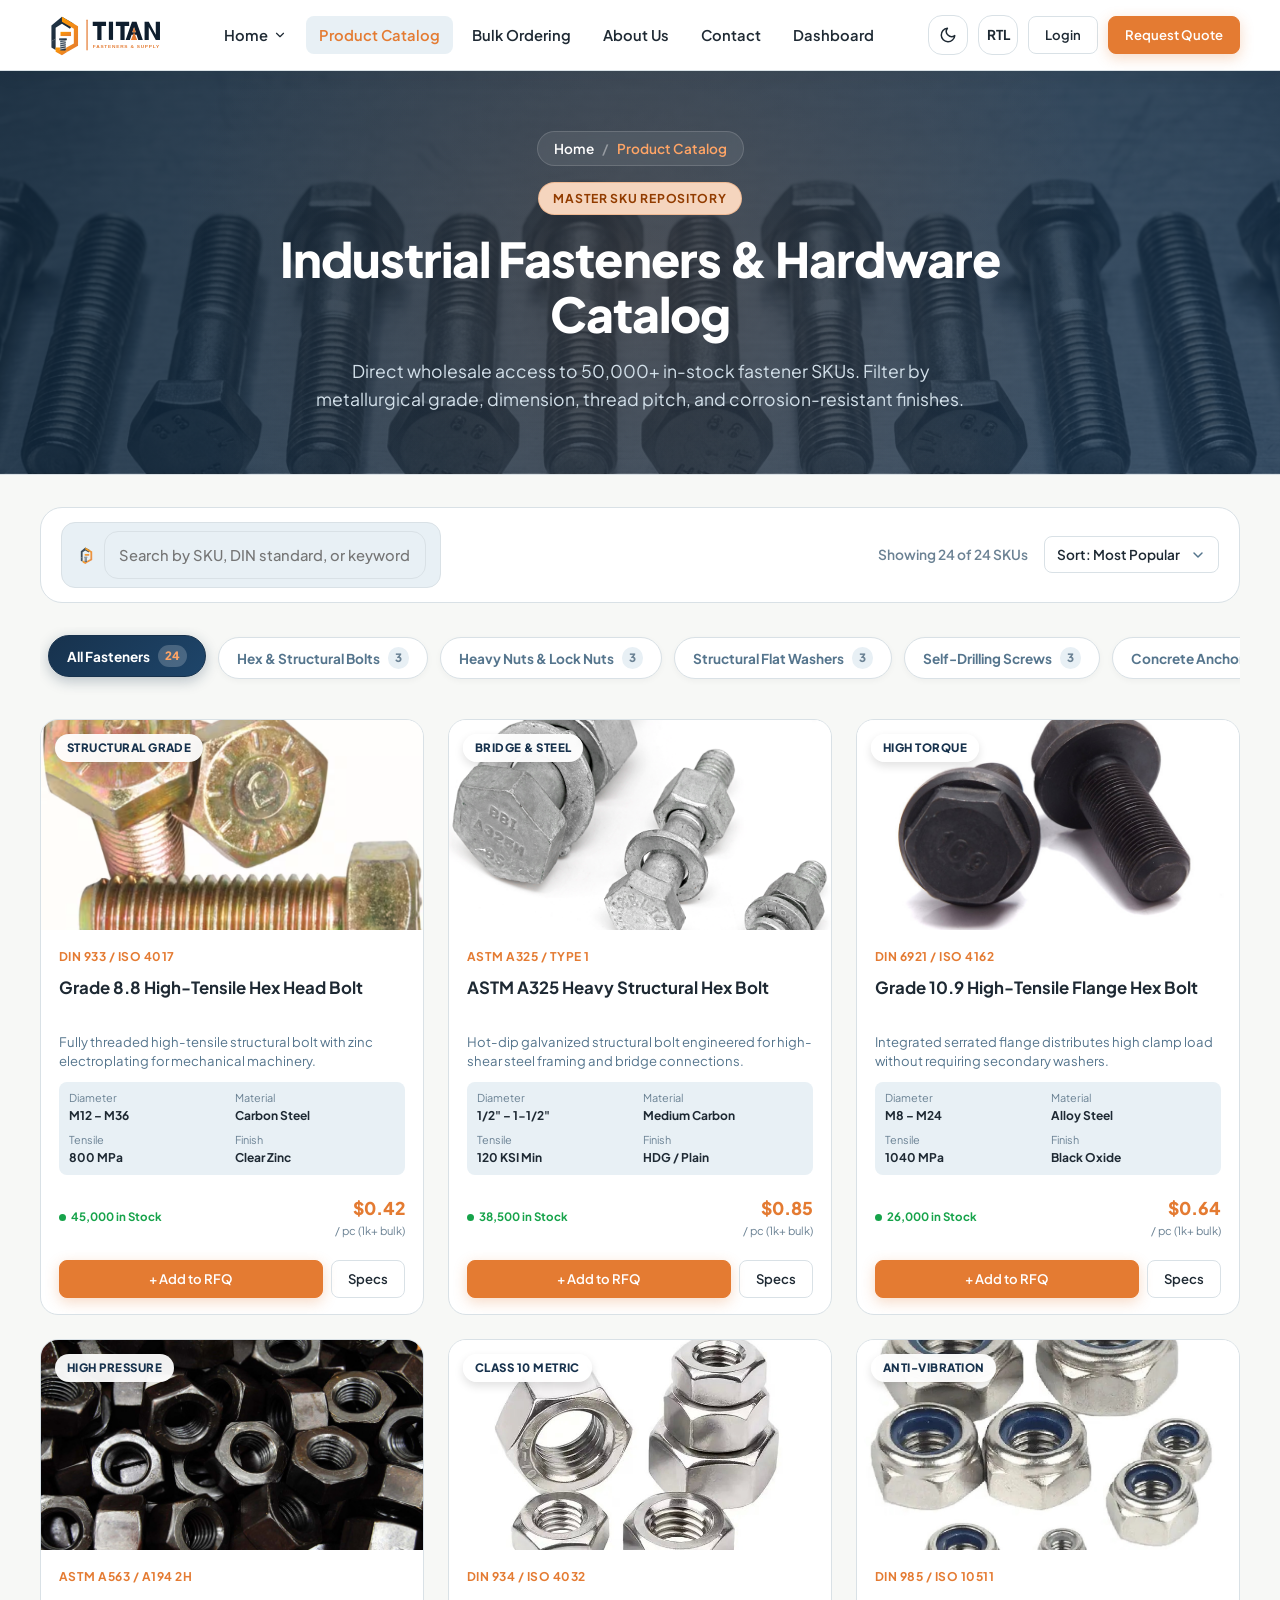
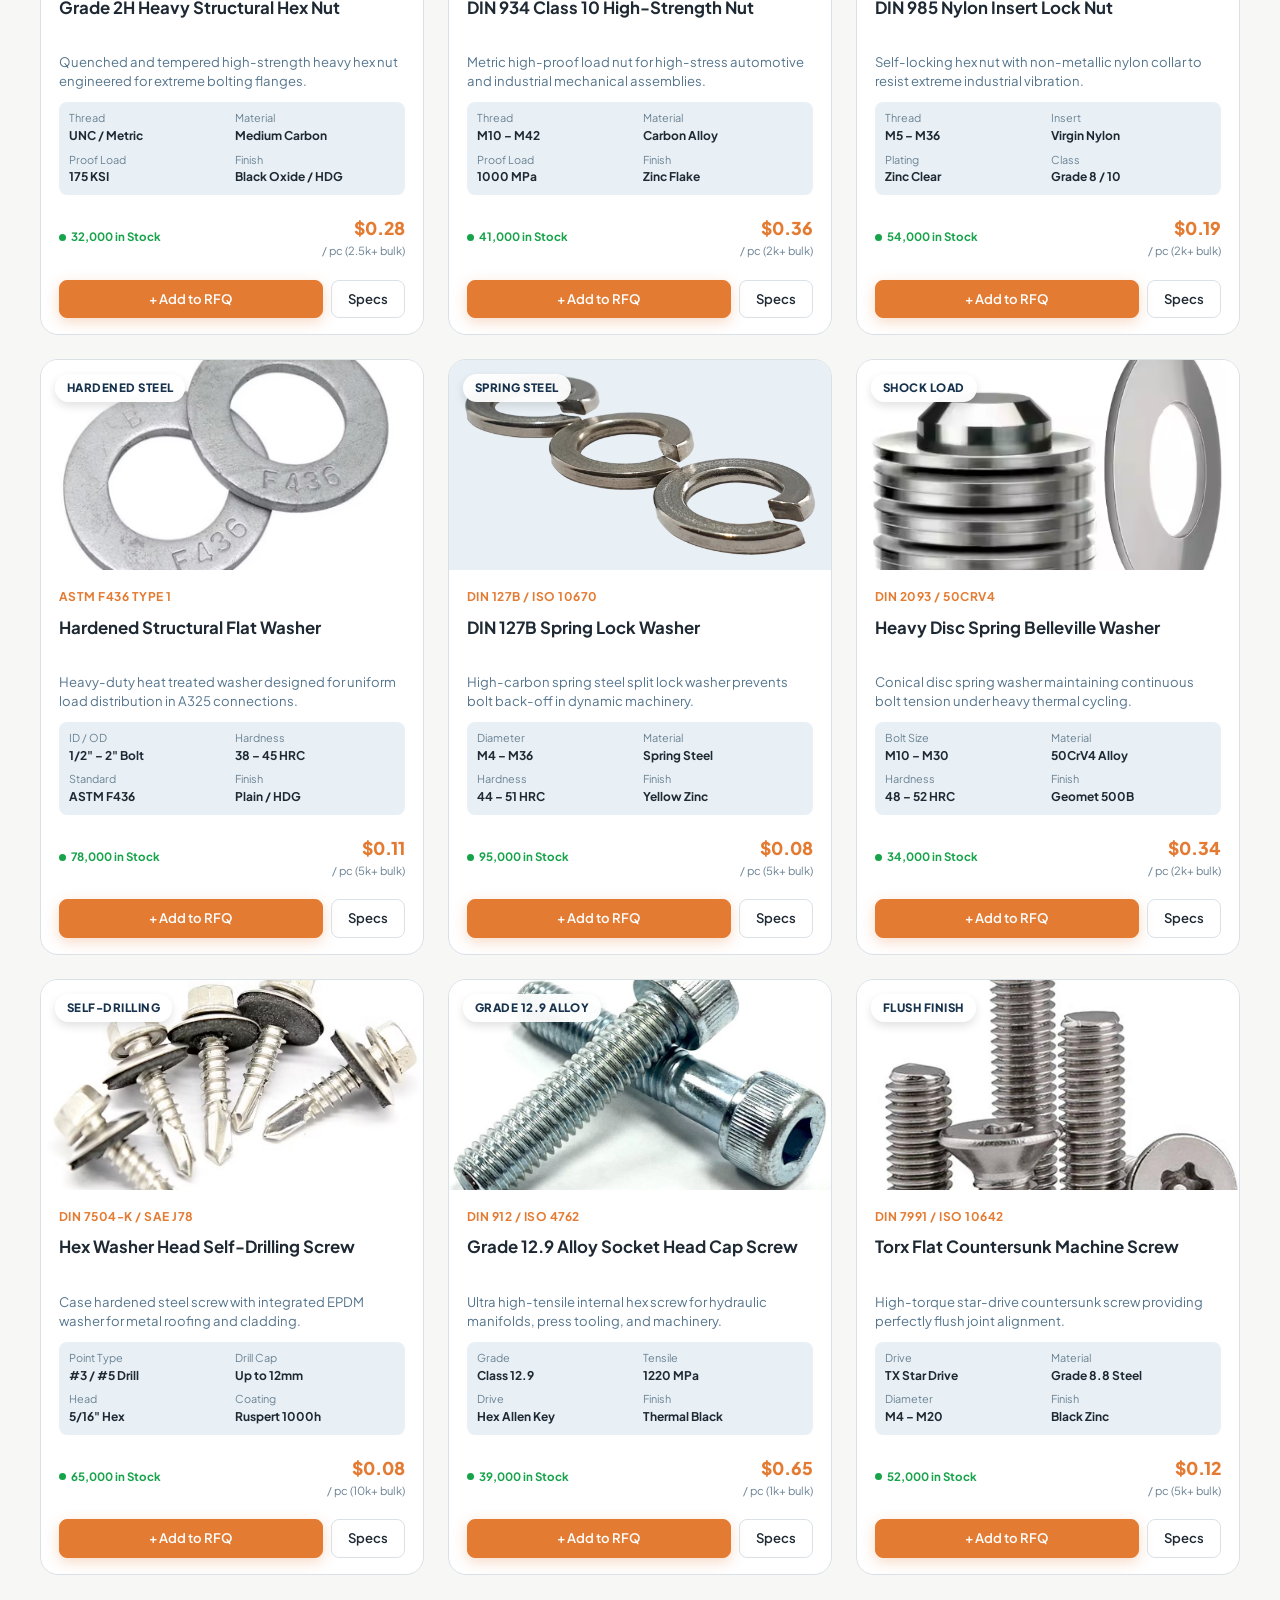
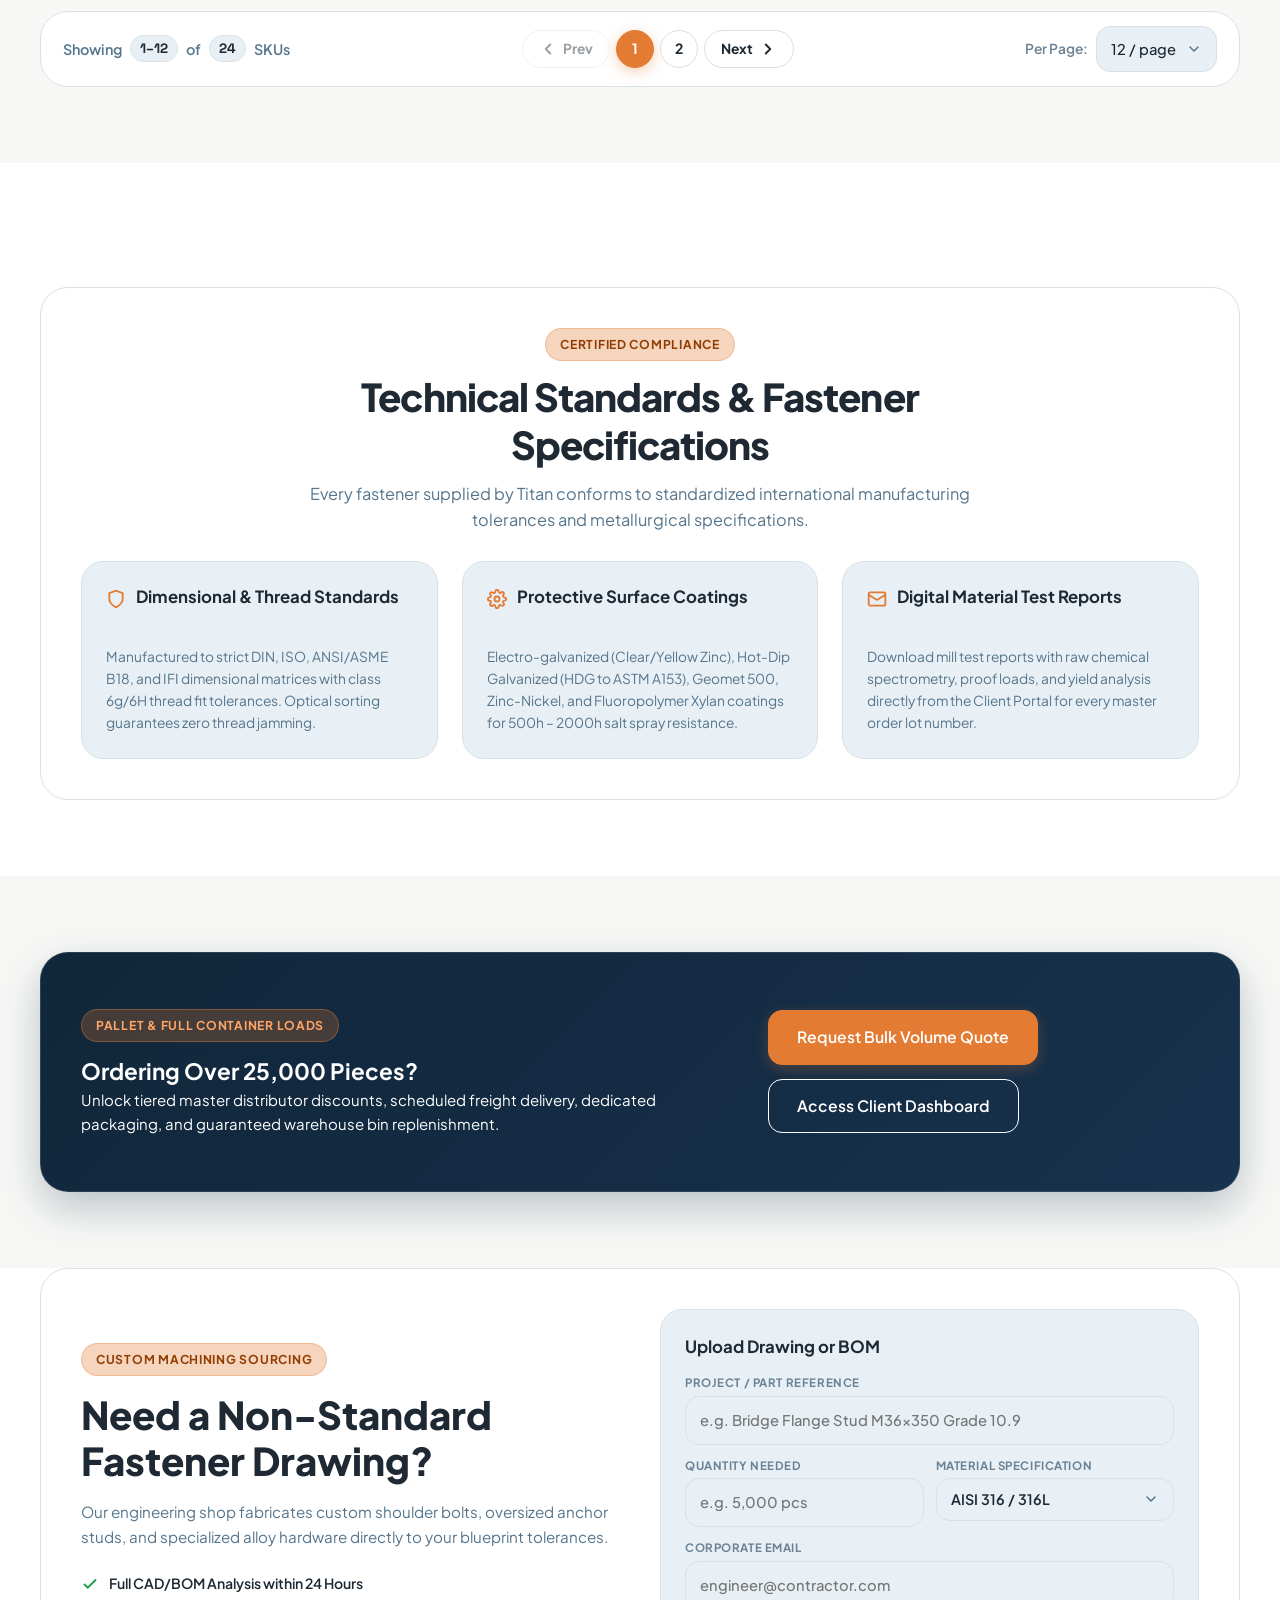
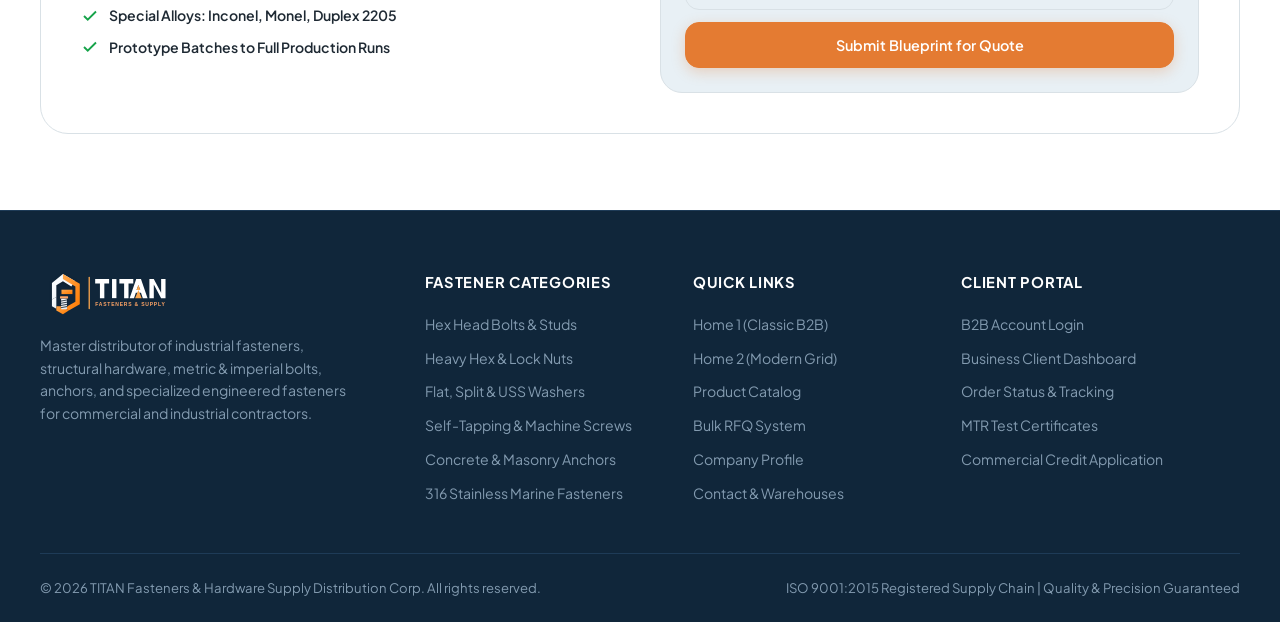
<file: catalog.html>
<!DOCTYPE html>
<html lang="en" dir="ltr" data-theme="light">

<head>
  <meta charset="UTF-8">
  <meta name="viewport" content="width=device-width, initial-scale=1.0">
  <title>Product Catalog | TITAN FASTENERS — Master Industrial Hardware Inventory</title>
  <meta name="description"
    content="Explore over 50,000+ certified industrial fasteners, structural hex bolts, heavy nuts, hardened washers, masonry anchors, and stainless hardware.">
  <link rel="preconnect" href="https://fonts.googleapis.com">
  <link rel="preconnect" href="https://fonts.gstatic.com" crossorigin>
  <link
    href="https://fonts.googleapis.com/css2?family=Plus+Jakarta+Sans:wght@400;500;600;700;800&family=Space+Grotesk:wght@600;700;800&display=swap"
    rel="stylesheet">
  <link rel="icon" type="image/svg+xml" href="assets/images/favicon.svg">
  <link rel="apple-touch-icon" href="assets/images/favicon.svg">
  <link rel="stylesheet" href="assets/css/style.css">
</head>

<body>

  <!-- PAGE PRELOADER -->
  <div class="page-preloader" id="pagePreloader">
    <div class="preloader-inner">
      <div class="preloader-brand">
        <div class="preloader-spinner-wrap">
          <div class="preloader-ring"></div>
          <div class="preloader-bolt-icon">
            <svg width="28" height="28" viewBox="0 0 24 24" fill="none" stroke="currentColor" stroke-width="2.5"><path d="M13 2L3 14h9l-1 8 10-12h-9l1-8z"></path></svg>
          </div>
        </div>
        <div class="preloader-logo-text">
          <span class="p-title">TITAN</span>
          <span class="p-sub">INDUSTRIAL SUPPLY</span>
        </div>
      </div>
      <div class="preloader-bar">
        <div class="preloader-progress"></div>
      </div>
    </div>
  </div>

  <!-- NAVBAR -->
  <header class="navbar-wrapper">
    <div class="container navbar">
      <a href="index.html" class="brand-logo" aria-label="TITAN Fasteners Home">
        <img src="assets/images/logo.svg" alt="TITAN Fasteners &amp; Supply" class="brand-logo-img logo-light" />
        <img src="assets/images/logo-white.svg" alt="TITAN Fasteners &amp; Supply" class="brand-logo-img logo-dark" />
      </a>

      <nav aria-label="Main Navigation">
        <ul class="nav-menu">
          <li class="nav-dropdown">
            <a href="index.html" class="nav-link">
              Home
              <svg width="14" height="14" viewBox="0 0 24 24" fill="none" stroke="currentColor" stroke-width="2"
                stroke-linecap="round" stroke-linejoin="round">
                <polyline points="6 9 12 15 18 9"></polyline>
              </svg>
            </a>
            <div class="nav-dropdown-menu">
              <a href="index.html" class="nav-dropdown-item">Home 1 (Classic B2B)</a>
              <a href="home-2.html" class="nav-dropdown-item">Home 2 (Modern Grid)</a>
            </div>
          </li>
          <li><a href="catalog.html" class="nav-link active">Product Catalog</a></li>
          <li><a href="bulk-ordering.html" class="nav-link">Bulk Ordering</a></li>
          <li><a href="about.html" class="nav-link">About Us</a></li>
          <li><a href="contact.html" class="nav-link">Contact</a></li>
          <li><a href="dashboard.html" class="nav-link">Dashboard</a></li>
        </ul>
      </nav>

      <div class="nav-actions">
        <button class="icon-btn theme-toggle-btn" aria-label="Toggle theme">
          <svg width="18" height="18" viewBox="0 0 24 24" fill="none" stroke="currentColor" stroke-width="2"
            stroke-linecap="round" stroke-linejoin="round">
            <path d="M21 12.79A9 9 0 1 1 11.21 3 7 7 0 0 0 21 12.79z"></path>
          </svg>
        </button>
        <button class="icon-btn rtl-toggle-btn" aria-label="Toggle text direction">RTL</button>
        <a href="login.html" class="btn btn-outline btn-sm">Login</a>
        <a href="bulk-ordering.html" class="btn btn-primary btn-sm">Request Quote</a>
        <button class="hamburger-btn" aria-label="Open mobile navigation menu">
          <svg viewBox="0 0 24 24" fill="none" stroke="currentColor" stroke-width="2" stroke-linecap="round"
            stroke-linejoin="round">
            <line x1="3" y1="12" x2="21" y2="12"></line>
            <line x1="3" y1="6" x2="21" y2="6"></line>
            <line x1="3" y1="18" x2="21" y2="18"></line>
          </svg>
        </button>
      </div>
    </div>
  </header>

  <!-- MOBILE NAVIGATION DRAWER -->
  <div class="mobile-drawer-backdrop" aria-hidden="true">
    <div class="mobile-drawer">
      <div class="mobile-drawer-header">
        <a href="index.html" class="brand-logo" aria-label="TITAN Fasteners Home">
          <img src="assets/images/logo.svg" alt="TITAN Fasteners &amp; Supply" class="brand-logo-img logo-light" />
          <img src="assets/images/logo-white.svg" alt="TITAN Fasteners &amp; Supply" class="brand-logo-img logo-dark" />
        </a>
        <button class="drawer-close-btn" aria-label="Close navigation menu">
          <svg width="20" height="20" viewBox="0 0 24 24" fill="none" stroke="currentColor" stroke-width="2"
            stroke-linecap="round" stroke-linejoin="round">
            <line x1="18" y1="6" x2="6" y2="18"></line>
            <line x1="6" y1="6" x2="18" y2="18"></line>
          </svg>
        </button>
      </div>
      <div class="mobile-drawer-body">
        <ul class="mobile-nav-list">
          <li>
            <button class="mobile-dropdown-header" data-target="m-cat-home-drop">
              <span>Home</span>
              <svg class="dropdown-chevron" width="16" height="16" viewBox="0 0 24 24" fill="none" stroke="currentColor"
                stroke-width="2">
                <polyline points="6 9 12 15 18 9"></polyline>
              </svg>
            </button>
            <div id="m-cat-home-drop" class="mobile-dropdown-content" style="display: none;">
              <a href="index.html" class="mobile-nav-link">Home 1 (Classic B2B)</a>
              <a href="home-2.html" class="mobile-nav-link">Home 2 (Modern Grid)</a>
            </div>
          </li>
          <li><a href="catalog.html" class="mobile-nav-link active">Product Catalog</a></li>
          <li><a href="bulk-ordering.html" class="mobile-nav-link">Bulk Ordering</a></li>
          <li><a href="about.html" class="mobile-nav-link">About Us</a></li>
          <li><a href="contact.html" class="mobile-nav-link">Contact</a></li>
          <li><a href="dashboard.html" class="mobile-nav-link">Dashboard</a></li>
        </ul>
      </div>
      <div class="mobile-drawer-footer">
        <a href="login.html" class="btn btn-outline" style="width: 100%;">Client Login</a>
        <a href="bulk-ordering.html" class="btn btn-primary" style="width: 100%;">Request Bulk Quote</a>
      </div>
    </div>
  </div>

  <main>
    <!-- ==========================================================================
         SECTION 1: CATALOG HERO (Uniform Height 380px Banner)
         ========================================================================== -->
    <section class="page-header" id="catalog-hero">
      <div class="page-header-overlay"></div>
      <div class="container">
        <div class="page-header-content">
          <nav class="breadcrumb-nav" aria-label="Breadcrumb">
            <a href="index.html">Home</a>
            <span class="breadcrumb-separator">/</span>
            <span>Product Catalog</span>
          </nav>
          <span class="badge badge-orange">Master SKU Repository</span>
          <h1 class="page-header-title">Industrial Fasteners &amp; Hardware Catalog</h1>
          <p class="page-header-desc">
            Direct wholesale access to 50,000+ in-stock fastener SKUs. Filter by metallurgical grade, dimension, thread
            pitch, and corrosion-resistant finishes.
          </p>
        </div>
      </div>
    </section>

    <!-- ==========================================================================
         SECTION 2: PRODUCT GRID & SIDEBAR FILTER LAYOUT
         ========================================================================== -->
    <section class="section" style="padding-top: 32px;" id="product-grid-section">
      <div class="container">

        <!-- Toolbar: Search + Sort + Count -->
        <div class="catalog-toolbar">
          <div class="catalog-search-wrap">
            <img src="assets/images/favicon.svg" alt="Titan"
              style="width: 18px; height: 18px; opacity: 0.85; flex-shrink: 0;" />
            <input type="text" id="catalogSearchInput" placeholder="Search by SKU, DIN standard, or keyword..."
              aria-label="Search Catalog">
          </div>
          <div class="catalog-toolbar-meta">
            <span class="catalog-results-count" id="catalogResultsCount">Showing 24 of 24 SKUs</span>
            <select class="catalog-sort-select" id="catalogSortSelect" aria-label="Sort products">
              <option value="popular">Sort: Most Popular</option>
              <option value="price-asc">Sort: Price (Low to High)</option>
              <option value="price-desc">Sort: Price (High to Low)</option>
              <option value="name">Sort: Product Name (A – Z)</option>
            </select>
          </div>
        </div>

        <!-- Quick Horizontal Category Filter Ribbon -->
        <div class="catalog-category-ribbon" id="catalogCategoryRibbon" role="tablist"
          aria-label="Quick Category Filter">
          <button class="cat-ribbon-pill active" data-cat="all" role="tab" aria-selected="true" type="button">
            <span>All Fasteners</span>
            <span class="cat-ribbon-badge">24</span>
          </button>
          <button class="cat-ribbon-pill" data-cat="bolts" role="tab" aria-selected="false" type="button">
            <span>Hex &amp; Structural Bolts</span>
            <span class="cat-ribbon-badge">3</span>
          </button>
          <button class="cat-ribbon-pill" data-cat="nuts" role="tab" aria-selected="false" type="button">
            <span>Heavy Nuts &amp; Lock Nuts</span>
            <span class="cat-ribbon-badge">3</span>
          </button>
          <button class="cat-ribbon-pill" data-cat="washers" role="tab" aria-selected="false" type="button">
            <span>Structural Flat Washers</span>
            <span class="cat-ribbon-badge">3</span>
          </button>
          <button class="cat-ribbon-pill" data-cat="screws" role="tab" aria-selected="false" type="button">
            <span>Self-Drilling Screws</span>
            <span class="cat-ribbon-badge">3</span>
          </button>
          <button class="cat-ribbon-pill" data-cat="anchors" role="tab" aria-selected="false" type="button">
            <span>Concrete Anchors</span>
            <span class="cat-ribbon-badge">3</span>
          </button>
          <button class="cat-ribbon-pill" data-cat="stainless" role="tab" aria-selected="false" type="button">
            <span>316 Marine Stainless</span>
            <span class="cat-ribbon-badge">3</span>
          </button>
          <button class="cat-ribbon-pill" data-cat="rods" role="tab" aria-selected="false" type="button">
            <span>Threaded Rods</span>
            <span class="cat-ribbon-badge">3</span>
          </button>
          <button class="cat-ribbon-pill" data-cat="rivets" role="tab" aria-selected="false" type="button">
            <span>Blind Rivets</span>
            <span class="cat-ribbon-badge">3</span>
          </button>
        </div>

        <div class="catalog-layout">
          <!-- PRODUCT GRID (24 BALANCED TECHNICAL CARDS: 3 CARDS PER CATEGORY) -->
          <div class="catalog-grid" id="catalogGrid">

            <!-- ==================== BOLTS (4 Cards) ==================== -->
            <!-- Card 1 -->
            <article class="catalog-card" data-category="bolts" data-material="carbon" data-grade="8.8"
              data-instock="true" data-name="Grade 8.8 High-Tensile Hex Head Bolt" data-price="0.42">
              <div class="catalog-card-img-wrap">
                <span class="catalog-card-pill">Structural Grade</span>
                <img class="catalog-card-img" src="assets/images/cat-grade8-hex-bolt.png"
                  alt="Grade 8.8 Full Thread Hex Bolt" loading="lazy">
              </div>
              <div class="catalog-card-body">
                <span class="catalog-card-code">DIN 933 / ISO 4017</span>
                <h3 class="catalog-card-title">Grade 8.8 High-Tensile Hex Head Bolt</h3>
                <p class="catalog-card-desc">Fully threaded high-tensile structural bolt with zinc electroplating for
                  mechanical machinery.</p>
                <div class="catalog-card-specs-row">
                  <div class="catalog-spec-item">
                    <span class="catalog-spec-key">Diameter</span>
                    <span class="catalog-spec-val">M12 – M36</span>
                  </div>
                  <div class="catalog-spec-item">
                    <span class="catalog-spec-key">Material</span>
                    <span class="catalog-spec-val">Carbon Steel</span>
                  </div>
                  <div class="catalog-spec-item">
                    <span class="catalog-spec-key">Tensile</span>
                    <span class="catalog-spec-val">800 MPa</span>
                  </div>
                  <div class="catalog-spec-item">
                    <span class="catalog-spec-key">Finish</span>
                    <span class="catalog-spec-val">Clear Zinc</span>
                  </div>
                </div>
                <div class="catalog-card-status-row">
                  <div class="catalog-stock-tag">
                    <span class="telemetry-pulse"></span>
                    <span>45,000 in Stock</span>
                  </div>
                  <div class="catalog-price-wrap">
                    <span class="catalog-price-val">$0.42</span>
                    <span class="catalog-price-unit">/ pc (1k+ bulk)</span>
                  </div>
                </div>
                <div class="catalog-card-actions">
                  <a href="bulk-ordering.html" class="btn btn-primary btn-sm">+ Add to RFQ</a>
                  <button class="btn btn-outline btn-sm" type="button" aria-label="Quick Specs">Specs</button>
                </div>
              </div>
            </article>

            <!-- Card 2 -->
            <article class="catalog-card" data-category="bolts" data-material="carbon" data-grade="8.8"
              data-instock="true" data-name="ASTM A325 Heavy Structural Hex Bolt" data-price="0.85">
              <div class="catalog-card-img-wrap">
                <span class="catalog-card-pill">Bridge &amp; Steel</span>
                <img class="catalog-card-img" src="assets/images/cat-astm-a325-bolt.png" alt="ASTM A325 Heavy Hex Bolt"
                  loading="lazy">
              </div>
              <div class="catalog-card-body">
                <span class="catalog-card-code">ASTM A325 / Type 1</span>
                <h3 class="catalog-card-title">ASTM A325 Heavy Structural Hex Bolt</h3>
                <p class="catalog-card-desc">Hot-dip galvanized structural bolt engineered for high-shear steel framing
                  and bridge connections.</p>
                <div class="catalog-card-specs-row">
                  <div class="catalog-spec-item">
                    <span class="catalog-spec-key">Diameter</span>
                    <span class="catalog-spec-val">1/2" – 1-1/2"</span>
                  </div>
                  <div class="catalog-spec-item">
                    <span class="catalog-spec-key">Material</span>
                    <span class="catalog-spec-val">Medium Carbon</span>
                  </div>
                  <div class="catalog-spec-item">
                    <span class="catalog-spec-key">Tensile</span>
                    <span class="catalog-spec-val">120 KSI Min</span>
                  </div>
                  <div class="catalog-spec-item">
                    <span class="catalog-spec-key">Finish</span>
                    <span class="catalog-spec-val">HDG / Plain</span>
                  </div>
                </div>
                <div class="catalog-card-status-row">
                  <div class="catalog-stock-tag">
                    <span class="telemetry-pulse"></span>
                    <span>38,500 in Stock</span>
                  </div>
                  <div class="catalog-price-wrap">
                    <span class="catalog-price-val">$0.85</span>
                    <span class="catalog-price-unit">/ pc (1k+ bulk)</span>
                  </div>
                </div>
                <div class="catalog-card-actions">
                  <a href="bulk-ordering.html" class="btn btn-primary btn-sm">+ Add to RFQ</a>
                  <button class="btn btn-outline btn-sm" type="button" aria-label="Quick Specs">Specs</button>
                </div>
              </div>
            </article>

            <!-- Card 3 -->
            <article class="catalog-card" data-category="bolts" data-material="alloy" data-grade="12.9"
              data-instock="true" data-name="Grade 10.9 High-Tensile Flange Hex Bolt" data-price="0.64">
              <div class="catalog-card-img-wrap">
                <span class="catalog-card-pill">High Torque</span>
                <img class="catalog-card-img" src="assets/images/cat-flange-bolt-109.png"
                  alt="Grade 10.9 Flange Hex Bolt" loading="lazy">
              </div>
              <div class="catalog-card-body">
                <span class="catalog-card-code">DIN 6921 / ISO 4162</span>
                <h3 class="catalog-card-title">Grade 10.9 High-Tensile Flange Hex Bolt</h3>
                <p class="catalog-card-desc">Integrated serrated flange distributes high clamp load without requiring
                  secondary washers.</p>
                <div class="catalog-card-specs-row">
                  <div class="catalog-spec-item">
                    <span class="catalog-spec-key">Diameter</span>
                    <span class="catalog-spec-val">M8 – M24</span>
                  </div>
                  <div class="catalog-spec-item">
                    <span class="catalog-spec-key">Material</span>
                    <span class="catalog-spec-val">Alloy Steel</span>
                  </div>
                  <div class="catalog-spec-item">
                    <span class="catalog-spec-key">Tensile</span>
                    <span class="catalog-spec-val">1040 MPa</span>
                  </div>
                  <div class="catalog-spec-item">
                    <span class="catalog-spec-key">Finish</span>
                    <span class="catalog-spec-val">Black Oxide</span>
                  </div>
                </div>
                <div class="catalog-card-status-row">
                  <div class="catalog-stock-tag">
                    <span class="telemetry-pulse"></span>
                    <span>26,000 in Stock</span>
                  </div>
                  <div class="catalog-price-wrap">
                    <span class="catalog-price-val">$0.64</span>
                    <span class="catalog-price-unit">/ pc (1k+ bulk)</span>
                  </div>
                </div>
                <div class="catalog-card-actions">
                  <a href="bulk-ordering.html" class="btn btn-primary btn-sm">+ Add to RFQ</a>
                  <button class="btn btn-outline btn-sm" type="button" aria-label="Quick Specs">Specs</button>
                </div>
              </div>
            </article>

            <!-- ==================== NUTS (3 Cards) ==================== -->
            <!-- Card 5 -->
            <article class="catalog-card" data-category="nuts" data-material="carbon" data-grade="2h"
              data-instock="true" data-name="Grade 2H Heavy Structural Hex Nut" data-price="0.28">
              <div class="catalog-card-img-wrap">
                <span class="catalog-card-pill">High Pressure</span>
                <img class="catalog-card-img" src="assets/images/cat-grade-2h-nuts.png"
                  alt="Grade 2H Heavy Structural Hex Nut" loading="lazy">
              </div>
              <div class="catalog-card-body">
                <span class="catalog-card-code">ASTM A563 / A194 2H</span>
                <h3 class="catalog-card-title">Grade 2H Heavy Structural Hex Nut</h3>
                <p class="catalog-card-desc">Quenched and tempered high-strength heavy hex nut engineered for extreme
                  bolting flanges.</p>
                <div class="catalog-card-specs-row">
                  <div class="catalog-spec-item">
                    <span class="catalog-spec-key">Thread</span>
                    <span class="catalog-spec-val">UNC / Metric</span>
                  </div>
                  <div class="catalog-spec-item">
                    <span class="catalog-spec-key">Material</span>
                    <span class="catalog-spec-val">Medium Carbon</span>
                  </div>
                  <div class="catalog-spec-item">
                    <span class="catalog-spec-key">Proof Load</span>
                    <span class="catalog-spec-val">175 KSI</span>
                  </div>
                  <div class="catalog-spec-item">
                    <span class="catalog-spec-key">Finish</span>
                    <span class="catalog-spec-val">Black Oxide / HDG</span>
                  </div>
                </div>
                <div class="catalog-card-status-row">
                  <div class="catalog-stock-tag">
                    <span class="telemetry-pulse"></span>
                    <span>32,000 in Stock</span>
                  </div>
                  <div class="catalog-price-wrap">
                    <span class="catalog-price-val">$0.28</span>
                    <span class="catalog-price-unit">/ pc (2.5k+ bulk)</span>
                  </div>
                </div>
                <div class="catalog-card-actions">
                  <a href="bulk-ordering.html" class="btn btn-primary btn-sm">+ Add to RFQ</a>
                  <button class="btn btn-outline btn-sm" type="button" aria-label="Quick Specs">Specs</button>
                </div>
              </div>
            </article>

            <!-- Card 6 -->
            <article class="catalog-card" data-category="nuts" data-material="carbon" data-grade="8.8"
              data-instock="true" data-name="DIN 934 Class 10 High-Strength Nut" data-price="0.36">
              <div class="catalog-card-img-wrap">
                <span class="catalog-card-pill">Class 10 Metric</span>
                <img class="catalog-card-img" src="assets/images/cat-din934-hex-nuts.png" alt="DIN 934 Class 10 Hex Nut"
                  loading="lazy">
              </div>
              <div class="catalog-card-body">
                <span class="catalog-card-code">DIN 934 / ISO 4032</span>
                <h3 class="catalog-card-title">DIN 934 Class 10 High-Strength Nut</h3>
                <p class="catalog-card-desc">Metric high-proof load nut for high-stress automotive and industrial
                  mechanical assemblies.</p>
                <div class="catalog-card-specs-row">
                  <div class="catalog-spec-item">
                    <span class="catalog-spec-key">Thread</span>
                    <span class="catalog-spec-val">M10 – M42</span>
                  </div>
                  <div class="catalog-spec-item">
                    <span class="catalog-spec-key">Material</span>
                    <span class="catalog-spec-val">Carbon Alloy</span>
                  </div>
                  <div class="catalog-spec-item">
                    <span class="catalog-spec-key">Proof Load</span>
                    <span class="catalog-spec-val">1000 MPa</span>
                  </div>
                  <div class="catalog-spec-item">
                    <span class="catalog-spec-key">Finish</span>
                    <span class="catalog-spec-val">Zinc Flake</span>
                  </div>
                </div>
                <div class="catalog-card-status-row">
                  <div class="catalog-stock-tag">
                    <span class="telemetry-pulse"></span>
                    <span>41,000 in Stock</span>
                  </div>
                  <div class="catalog-price-wrap">
                    <span class="catalog-price-val">$0.36</span>
                    <span class="catalog-price-unit">/ pc (2k+ bulk)</span>
                  </div>
                </div>
                <div class="catalog-card-actions">
                  <a href="bulk-ordering.html" class="btn btn-primary btn-sm">+ Add to RFQ</a>
                  <button class="btn btn-outline btn-sm" type="button" aria-label="Quick Specs">Specs</button>
                </div>
              </div>
            </article>

            <!-- Card 7 -->
            <article class="catalog-card" data-category="nuts" data-material="carbon" data-grade="8.8"
              data-instock="true" data-name="DIN 985 Nylon Insert Lock Nut" data-price="0.19">
              <div class="catalog-card-img-wrap">
                <span class="catalog-card-pill">Anti-Vibration</span>
                <img class="catalog-card-img" src="assets/images/cat-nylon-lock-nuts.png" alt="DIN 985 Nylon Insert Lock Nut"
                  loading="lazy">
              </div>
              <div class="catalog-card-body">
                <span class="catalog-card-code">DIN 985 / ISO 10511</span>
                <h3 class="catalog-card-title">DIN 985 Nylon Insert Lock Nut</h3>
                <p class="catalog-card-desc">Self-locking hex nut with non-metallic nylon collar to resist extreme
                  industrial vibration.</p>
                <div class="catalog-card-specs-row">
                  <div class="catalog-spec-item">
                    <span class="catalog-spec-key">Thread</span>
                    <span class="catalog-spec-val">M5 – M36</span>
                  </div>
                  <div class="catalog-spec-item">
                    <span class="catalog-spec-key">Insert</span>
                    <span class="catalog-spec-val">Virgin Nylon</span>
                  </div>
                  <div class="catalog-spec-item">
                    <span class="catalog-spec-key">Plating</span>
                    <span class="catalog-spec-val">Zinc Clear</span>
                  </div>
                  <div class="catalog-spec-item">
                    <span class="catalog-spec-key">Class</span>
                    <span class="catalog-spec-val">Grade 8 / 10</span>
                  </div>
                </div>
                <div class="catalog-card-status-row">
                  <div class="catalog-stock-tag">
                    <span class="telemetry-pulse"></span>
                    <span>54,000 in Stock</span>
                  </div>
                  <div class="catalog-price-wrap">
                    <span class="catalog-price-val">$0.19</span>
                    <span class="catalog-price-unit">/ pc (2k+ bulk)</span>
                  </div>
                </div>
                <div class="catalog-card-actions">
                  <a href="bulk-ordering.html" class="btn btn-primary btn-sm">+ Add to RFQ</a>
                  <button class="btn btn-outline btn-sm" type="button" aria-label="Quick Specs">Specs</button>
                </div>
              </div>
            </article>

            <!-- ==================== WASHERS (3 Cards) ==================== -->
            <!-- Card 9 -->
            <article class="catalog-card" data-category="washers" data-material="carbon" data-grade="f436"
              data-instock="true" data-name="Hardened Structural Flat Washer" data-price="0.11">
              <div class="catalog-card-img-wrap">
                <span class="catalog-card-pill">Hardened Steel</span>
                <img class="catalog-card-img" src="assets/images/cat-f436-flat-washers.png"
                  alt="ASTM F436 Structural Flat Washer" loading="lazy">
              </div>
              <div class="catalog-card-body">
                <span class="catalog-card-code">ASTM F436 Type 1</span>
                <h3 class="catalog-card-title">Hardened Structural Flat Washer</h3>
                <p class="catalog-card-desc">Heavy-duty heat treated washer designed for uniform load distribution in
                  A325 connections.</p>
                <div class="catalog-card-specs-row">
                  <div class="catalog-spec-item">
                    <span class="catalog-spec-key">ID / OD</span>
                    <span class="catalog-spec-val">1/2" – 2" Bolt</span>
                  </div>
                  <div class="catalog-spec-item">
                    <span class="catalog-spec-key">Hardness</span>
                    <span class="catalog-spec-val">38 – 45 HRC</span>
                  </div>
                  <div class="catalog-spec-item">
                    <span class="catalog-spec-key">Standard</span>
                    <span class="catalog-spec-val">ASTM F436</span>
                  </div>
                  <div class="catalog-spec-item">
                    <span class="catalog-spec-key">Finish</span>
                    <span class="catalog-spec-val">Plain / HDG</span>
                  </div>
                </div>
                <div class="catalog-card-status-row">
                  <div class="catalog-stock-tag">
                    <span class="telemetry-pulse"></span>
                    <span>78,000 in Stock</span>
                  </div>
                  <div class="catalog-price-wrap">
                    <span class="catalog-price-val">$0.11</span>
                    <span class="catalog-price-unit">/ pc (5k+ bulk)</span>
                  </div>
                </div>
                <div class="catalog-card-actions">
                  <a href="bulk-ordering.html" class="btn btn-primary btn-sm">+ Add to RFQ</a>
                  <button class="btn btn-outline btn-sm" type="button" aria-label="Quick Specs">Specs</button>
                </div>
              </div>
            </article>

            <!-- Card 10 -->
            <article class="catalog-card" data-category="washers" data-material="carbon" data-grade="8.8"
              data-instock="true" data-name="DIN 127B Spring Lock Washer" data-price="0.08">
              <div class="catalog-card-img-wrap">
                <span class="catalog-card-pill">Spring Steel</span>
                <img class="catalog-card-img" src="assets/images/cat-spring-lock-washers.png"
                  alt="DIN 127B High-Carbon Spring Lock Washer" loading="lazy">
              </div>
              <div class="catalog-card-body">
                <span class="catalog-card-code">DIN 127B / ISO 10670</span>
                <h3 class="catalog-card-title">DIN 127B Spring Lock Washer</h3>
                <p class="catalog-card-desc">High-carbon spring steel split lock washer prevents bolt back-off in
                  dynamic machinery.</p>
                <div class="catalog-card-specs-row">
                  <div class="catalog-spec-item">
                    <span class="catalog-spec-key">Diameter</span>
                    <span class="catalog-spec-val">M4 – M36</span>
                  </div>
                  <div class="catalog-spec-item">
                    <span class="catalog-spec-key">Material</span>
                    <span class="catalog-spec-val">Spring Steel</span>
                  </div>
                  <div class="catalog-spec-item">
                    <span class="catalog-spec-key">Hardness</span>
                    <span class="catalog-spec-val">44 – 51 HRC</span>
                  </div>
                  <div class="catalog-spec-item">
                    <span class="catalog-spec-key">Finish</span>
                    <span class="catalog-spec-val">Yellow Zinc</span>
                  </div>
                </div>
                <div class="catalog-card-status-row">
                  <div class="catalog-stock-tag">
                    <span class="telemetry-pulse"></span>
                    <span>95,000 in Stock</span>
                  </div>
                  <div class="catalog-price-wrap">
                    <span class="catalog-price-val">$0.08</span>
                    <span class="catalog-price-unit">/ pc (5k+ bulk)</span>
                  </div>
                </div>
                <div class="catalog-card-actions">
                  <a href="bulk-ordering.html" class="btn btn-primary btn-sm">+ Add to RFQ</a>
                  <button class="btn btn-outline btn-sm" type="button" aria-label="Quick Specs">Specs</button>
                </div>
              </div>
            </article>

            <!-- Card 11 -->
            <article class="catalog-card" data-category="washers" data-material="alloy" data-grade="12.9"
              data-instock="true" data-name="Heavy Disc Spring Belleville Washer" data-price="0.34">
              <div class="catalog-card-img-wrap">
                <span class="catalog-card-pill">Shock Load</span>
                <img class="catalog-card-img" src="assets/images/cat-belleville-disc-washers.png"
                  alt="DIN 2093 Belleville Disc Spring Washer" loading="lazy">
              </div>
              <div class="catalog-card-body">
                <span class="catalog-card-code">DIN 2093 / 50CrV4</span>
                <h3 class="catalog-card-title">Heavy Disc Spring Belleville Washer</h3>
                <p class="catalog-card-desc">Conical disc spring washer maintaining continuous bolt tension under heavy
                  thermal cycling.</p>
                <div class="catalog-card-specs-row">
                  <div class="catalog-spec-item">
                    <span class="catalog-spec-key">Bolt Size</span>
                    <span class="catalog-spec-val">M10 – M30</span>
                  </div>
                  <div class="catalog-spec-item">
                    <span class="catalog-spec-key">Material</span>
                    <span class="catalog-spec-val">50CrV4 Alloy</span>
                  </div>
                  <div class="catalog-spec-item">
                    <span class="catalog-spec-key">Hardness</span>
                    <span class="catalog-spec-val">48 – 52 HRC</span>
                  </div>
                  <div class="catalog-spec-item">
                    <span class="catalog-spec-key">Finish</span>
                    <span class="catalog-spec-val">Geomet 500B</span>
                  </div>
                </div>
                <div class="catalog-card-status-row">
                  <div class="catalog-stock-tag">
                    <span class="telemetry-pulse"></span>
                    <span>34,000 in Stock</span>
                  </div>
                  <div class="catalog-price-wrap">
                    <span class="catalog-price-val">$0.34</span>
                    <span class="catalog-price-unit">/ pc (2k+ bulk)</span>
                  </div>
                </div>
                <div class="catalog-card-actions">
                  <a href="bulk-ordering.html" class="btn btn-primary btn-sm">+ Add to RFQ</a>
                  <button class="btn btn-outline btn-sm" type="button" aria-label="Quick Specs">Specs</button>
                </div>
              </div>
            </article>

            <!-- ==================== SCREWS (3 Cards) ==================== -->
            <!-- Card 13 -->
            <article class="catalog-card" data-category="screws" data-material="carbon" data-grade="8.8"
              data-instock="true" data-name="Hex Washer Head Self-Drilling Screw" data-price="0.08">
              <div class="catalog-card-img-wrap">
                <span class="catalog-card-pill">Self-Drilling</span>
                <img class="catalog-card-img" src="assets/images/cat-self-drilling-screws.png"
                  alt="Hex Washer Head Self-Drilling Screw" loading="lazy">
              </div>
              <div class="catalog-card-body">
                <span class="catalog-card-code">DIN 7504-K / SAE J78</span>
                <h3 class="catalog-card-title">Hex Washer Head Self-Drilling Screw</h3>
                <p class="catalog-card-desc">Case hardened steel screw with integrated EPDM washer for metal roofing and
                  cladding.</p>
                <div class="catalog-card-specs-row">
                  <div class="catalog-spec-item">
                    <span class="catalog-spec-key">Point Type</span>
                    <span class="catalog-spec-val">#3 / #5 Drill</span>
                  </div>
                  <div class="catalog-spec-item">
                    <span class="catalog-spec-key">Drill Cap</span>
                    <span class="catalog-spec-val">Up to 12mm</span>
                  </div>
                  <div class="catalog-spec-item">
                    <span class="catalog-spec-key">Head</span>
                    <span class="catalog-spec-val">5/16" Hex</span>
                  </div>
                  <div class="catalog-spec-item">
                    <span class="catalog-spec-key">Coating</span>
                    <span class="catalog-spec-val">Ruspert 1000h</span>
                  </div>
                </div>
                <div class="catalog-card-status-row">
                  <div class="catalog-stock-tag">
                    <span class="telemetry-pulse"></span>
                    <span>65,000 in Stock</span>
                  </div>
                  <div class="catalog-price-wrap">
                    <span class="catalog-price-val">$0.08</span>
                    <span class="catalog-price-unit">/ pc (10k+ bulk)</span>
                  </div>
                </div>
                <div class="catalog-card-actions">
                  <a href="bulk-ordering.html" class="btn btn-primary btn-sm">+ Add to RFQ</a>
                  <button class="btn btn-outline btn-sm" type="button" aria-label="Quick Specs">Specs</button>
                </div>
              </div>
            </article>

            <!-- Card 14 -->
            <article class="catalog-card" data-category="screws" data-material="alloy" data-grade="12.9"
              data-instock="true" data-name="Grade 12.9 Alloy Socket Head Cap Screw" data-price="0.65">
              <div class="catalog-card-img-wrap">
                <span class="catalog-card-pill">Grade 12.9 Alloy</span>
                <img class="catalog-card-img" src="assets/images/cat-socket-cap-screws.png" alt="DIN 912 Socket Head Cap Screw"
                  loading="lazy">
              </div>
              <div class="catalog-card-body">
                <span class="catalog-card-code">DIN 912 / ISO 4762</span>
                <h3 class="catalog-card-title">Grade 12.9 Alloy Socket Head Cap Screw</h3>
                <p class="catalog-card-desc">Ultra high-tensile internal hex screw for hydraulic manifolds, press
                  tooling, and machinery.</p>
                <div class="catalog-card-specs-row">
                  <div class="catalog-spec-item">
                    <span class="catalog-spec-key">Grade</span>
                    <span class="catalog-spec-val">Class 12.9</span>
                  </div>
                  <div class="catalog-spec-item">
                    <span class="catalog-spec-key">Tensile</span>
                    <span class="catalog-spec-val">1220 MPa</span>
                  </div>
                  <div class="catalog-spec-item">
                    <span class="catalog-spec-key">Drive</span>
                    <span class="catalog-spec-val">Hex Allen Key</span>
                  </div>
                  <div class="catalog-spec-item">
                    <span class="catalog-spec-key">Finish</span>
                    <span class="catalog-spec-val">Thermal Black</span>
                  </div>
                </div>
                <div class="catalog-card-status-row">
                  <div class="catalog-stock-tag">
                    <span class="telemetry-pulse"></span>
                    <span>39,000 in Stock</span>
                  </div>
                  <div class="catalog-price-wrap">
                    <span class="catalog-price-val">$0.65</span>
                    <span class="catalog-price-unit">/ pc (1k+ bulk)</span>
                  </div>
                </div>
                <div class="catalog-card-actions">
                  <a href="bulk-ordering.html" class="btn btn-primary btn-sm">+ Add to RFQ</a>
                  <button class="btn btn-outline btn-sm" type="button" aria-label="Quick Specs">Specs</button>
                </div>
              </div>
            </article>


            <!-- Card 16 -->
            <article class="catalog-card" data-category="screws" data-material="carbon" data-grade="8.8"
              data-instock="true" data-name="Torx Flat Countersunk Machine Screw" data-price="0.12">
              <div class="catalog-card-img-wrap">
                <span class="catalog-card-pill">Flush Finish</span>
                <img class="catalog-card-img" src="assets/images/cat-torx-countersunk-screws.png"
                  alt="Torx Flat Countersunk Machine Screw" loading="lazy">
              </div>
              <div class="catalog-card-body">
                <span class="catalog-card-code">DIN 7991 / ISO 10642</span>
                <h3 class="catalog-card-title">Torx Flat Countersunk Machine Screw</h3>
                <p class="catalog-card-desc">High-torque star-drive countersunk screw providing perfectly flush joint
                  alignment.</p>
                <div class="catalog-card-specs-row">
                  <div class="catalog-spec-item">
                    <span class="catalog-spec-key">Drive</span>
                    <span class="catalog-spec-val">TX Star Drive</span>
                  </div>
                  <div class="catalog-spec-item">
                    <span class="catalog-spec-key">Material</span>
                    <span class="catalog-spec-val">Grade 8.8 Steel</span>
                  </div>
                  <div class="catalog-spec-item">
                    <span class="catalog-spec-key">Diameter</span>
                    <span class="catalog-spec-val">M4 – M20</span>
                  </div>
                  <div class="catalog-spec-item">
                    <span class="catalog-spec-key">Finish</span>
                    <span class="catalog-spec-val">Black Zinc</span>
                  </div>
                </div>
                <div class="catalog-card-status-row">
                  <div class="catalog-stock-tag">
                    <span class="telemetry-pulse"></span>
                    <span>52,000 in Stock</span>
                  </div>
                  <div class="catalog-price-wrap">
                    <span class="catalog-price-val">$0.12</span>
                    <span class="catalog-price-unit">/ pc (5k+ bulk)</span>
                  </div>
                </div>
                <div class="catalog-card-actions">
                  <a href="bulk-ordering.html" class="btn btn-primary btn-sm">+ Add to RFQ</a>
                  <button class="btn btn-outline btn-sm" type="button" aria-label="Quick Specs">Specs</button>
                </div>
              </div>
            </article>

            <!-- ==================== ANCHORS (4 Cards) ==================== -->
            <!-- Card 17 -->
            <article class="catalog-card" data-category="anchors" data-material="carbon" data-grade="8.8"
              data-instock="true" data-name="Heavy Concrete Wedge Expansion Anchor" data-price="1.45">
              <div class="catalog-card-img-wrap">
                <span class="catalog-card-pill">Concrete Rated</span>
                <img class="catalog-card-img" src="assets/images/cat-concrete-wedge-anchors.png"
                  alt="Heavy Concrete Wedge Anchor" loading="lazy">
              </div>
              <div class="catalog-card-body">
                <span class="catalog-card-code">ETA-05/0069 / ICC-ES</span>
                <h3 class="catalog-card-title">Heavy Concrete Wedge Expansion Anchor</h3>
                <p class="catalog-card-desc">Code-approved torque controlled expansion anchor for cracked and uncracked
                  concrete foundations.</p>
                <div class="catalog-card-specs-row">
                  <div class="catalog-spec-item">
                    <span class="catalog-spec-key">Diameter</span>
                    <span class="catalog-spec-val">1/2" – 1-1/4"</span>
                  </div>
                  <div class="catalog-spec-item">
                    <span class="catalog-spec-key">Length</span>
                    <span class="catalog-spec-val">3-3/4" – 12"</span>
                  </div>
                  <div class="catalog-spec-item">
                    <span class="catalog-spec-key">Substrate</span>
                    <span class="catalog-spec-val">Cracked Conc.</span>
                  </div>
                  <div class="catalog-spec-item">
                    <span class="catalog-spec-key">Approvals</span>
                    <span class="catalog-spec-val">Seismic C1/C2</span>
                  </div>
                </div>
                <div class="catalog-card-status-row">
                  <div class="catalog-stock-tag">
                    <span class="telemetry-pulse"></span>
                    <span>18,500 in Stock</span>
                  </div>
                  <div class="catalog-price-wrap">
                    <span class="catalog-price-val">$1.45</span>
                    <span class="catalog-price-unit">/ pc (500+ bulk)</span>
                  </div>
                </div>
                <div class="catalog-card-actions">
                  <a href="bulk-ordering.html" class="btn btn-primary btn-sm">+ Add to RFQ</a>
                  <button class="btn btn-outline btn-sm" type="button" aria-label="Quick Specs">Specs</button>
                </div>
              </div>
            </article>

            <!-- Card 18 -->
            <article class="catalog-card" data-category="anchors" data-material="carbon" data-grade="8.8"
              data-instock="true" data-name="Internally Threaded Concrete Drop-in Anchor" data-price="0.48">
              <div class="catalog-card-img-wrap">
                <span class="catalog-card-pill">Masonry Drop-in</span>
                <img class="catalog-card-img" src="assets/images/cat-drop-in-anchors.png"
                  alt="Internal Thread Concrete Drop-in Anchor" loading="lazy">
              </div>
              <div class="catalog-card-body">
                <span class="catalog-card-code">ETA Option 7 / Federal GSA</span>
                <h3 class="catalog-card-title">Internally Threaded Concrete Drop-in Anchor</h3>
                <p class="catalog-card-desc">Flush-mount expansion anchor with pre-assembled expander plug for pipe
                  hangers and conduit.</p>
                <div class="catalog-card-specs-row">
                  <div class="catalog-spec-item">
                    <span class="catalog-spec-key">Internal Thread</span>
                    <span class="catalog-spec-val">M8 – M20</span>
                  </div>
                  <div class="catalog-spec-item">
                    <span class="catalog-spec-key">Drill Hole</span>
                    <span class="catalog-spec-val">10 – 25 mm</span>
                  </div>
                  <div class="catalog-spec-item">
                    <span class="catalog-spec-key">Material</span>
                    <span class="catalog-spec-val">Zinc Carbon St.</span>
                  </div>
                  <div class="catalog-spec-item">
                    <span class="catalog-spec-key">Setting Tool</span>
                    <span class="catalog-spec-val">Manual Punch</span>
                  </div>
                </div>
                <div class="catalog-card-status-row">
                  <div class="catalog-stock-tag">
                    <span class="telemetry-pulse"></span>
                    <span>29,000 in Stock</span>
                  </div>
                  <div class="catalog-price-wrap">
                    <span class="catalog-price-val">$0.48</span>
                    <span class="catalog-price-unit">/ pc (1k+ bulk)</span>
                  </div>
                </div>
                <div class="catalog-card-actions">
                  <a href="bulk-ordering.html" class="btn btn-primary btn-sm">+ Add to RFQ</a>
                  <button class="btn btn-outline btn-sm" type="button" aria-label="Quick Specs">Specs</button>
                </div>
              </div>
            </article>


            <!-- Card 20 -->
            <article class="catalog-card" data-category="anchors" data-material="carbon" data-grade="8.8"
              data-instock="true" data-name="Heavy-Duty Sleeve Expansion Anchor" data-price="1.10">
              <div class="catalog-card-img-wrap">
                <span class="catalog-card-pill">Sleeve Anchor</span>
                <img class="catalog-card-img" src="assets/images/cat-sleeve-anchors.png"
                  alt="Heavy-Duty Sleeve Expansion Anchor" loading="lazy">
              </div>
              <div class="catalog-card-body">
                <span class="catalog-card-code">DIN 18516 / Solid Masonry</span>
                <h3 class="catalog-card-title">Heavy-Duty Sleeve Expansion Anchor</h3>
                <p class="catalog-card-desc">All-steel expansion sleeve providing maximum grip in brick, block, and
                  solid stone.</p>
                <div class="catalog-card-specs-row">
                  <div class="catalog-spec-item">
                    <span class="catalog-spec-key">Diameter</span>
                    <span class="catalog-spec-val">3/8" – 3/4"</span>
                  </div>
                  <div class="catalog-spec-item">
                    <span class="catalog-spec-key">Material</span>
                    <span class="catalog-spec-val">Carbon Steel</span>
                  </div>
                  <div class="catalog-spec-item">
                    <span class="catalog-spec-key">Substrate</span>
                    <span class="catalog-spec-val">Solid Masonry</span>
                  </div>
                  <div class="catalog-spec-item">
                    <span class="catalog-spec-key">Finish</span>
                    <span class="catalog-spec-val">Zinc Yellow</span>
                  </div>
                </div>
                <div class="catalog-card-status-row">
                  <div class="catalog-stock-tag">
                    <span class="telemetry-pulse"></span>
                    <span>29,800 in Stock</span>
                  </div>
                  <div class="catalog-price-wrap">
                    <span class="catalog-price-val">$1.10</span>
                    <span class="catalog-price-unit">/ pc (750+ bulk)</span>
                  </div>
                </div>
                <div class="catalog-card-actions">
                  <a href="bulk-ordering.html" class="btn btn-primary btn-sm">+ Add to RFQ</a>
                  <button class="btn btn-outline btn-sm" type="button" aria-label="Quick Specs">Specs</button>
                </div>
              </div>
            </article>

            <!-- ==================== STAINLESS (3 Cards) ==================== -->
            <!-- Card 21 -->
            <article class="catalog-card" data-category="stainless" data-material="stainless" data-grade="ss316"
              data-instock="true" data-name="AISI 316 Marine Grade Stainless Hex Bolt" data-price="1.15">
              <div class="catalog-card-img-wrap">
                <span class="catalog-card-pill">316 Stainless</span>
                <img class="catalog-card-img" src="assets/images/cat-ss316-hex-bolts.png"
                  alt="AISI 316 Stainless Steel Hex Bolt" loading="lazy">
              </div>
              <div class="catalog-card-body">
                <span class="catalog-card-code">ISO 3506-1 A4-80</span>
                <h3 class="catalog-card-title">AISI 316 Marine Grade Stainless Hex Bolt</h3>
                <p class="catalog-card-desc">High-molybdenum marine grade stainless bolt with supreme resistance to salt
                  fog and chlorides.</p>
                <div class="catalog-card-specs-row">
                  <div class="catalog-spec-item">
                    <span class="catalog-spec-key">Grade</span>
                    <span class="catalog-spec-val">A4-80 (316 SS)</span>
                  </div>
                  <div class="catalog-spec-item">
                    <span class="catalog-spec-key">Diameter</span>
                    <span class="catalog-spec-val">M8 – M30</span>
                  </div>
                  <div class="catalog-spec-item">
                    <span class="catalog-spec-key">Tensile</span>
                    <span class="catalog-spec-val">800 MPa</span>
                  </div>
                  <div class="catalog-spec-item">
                    <span class="catalog-spec-key">Anti-Galling</span>
                    <span class="catalog-spec-val">Passivated</span>
                  </div>
                </div>
                <div class="catalog-card-status-row">
                  <div class="catalog-stock-tag">
                    <span class="telemetry-pulse"></span>
                    <span>24,000 in Stock</span>
                  </div>
                  <div class="catalog-price-wrap">
                    <span class="catalog-price-val">$1.15</span>
                    <span class="catalog-price-unit">/ pc (1k+ bulk)</span>
                  </div>
                </div>
                <div class="catalog-card-actions">
                  <a href="bulk-ordering.html" class="btn btn-primary btn-sm">+ Add to RFQ</a>
                  <button class="btn btn-outline btn-sm" type="button" aria-label="Quick Specs">Specs</button>
                </div>
              </div>
            </article>

            <!-- Card 22 -->
            <article class="catalog-card" data-category="stainless" data-material="stainless" data-grade="ss316"
              data-instock="true" data-name="AISI 316 Stainless Double-Ended Stud Bolt" data-price="3.80">
              <div class="catalog-card-img-wrap">
                <span class="catalog-card-pill">Duplex / 316</span>
                <img class="catalog-card-img" src="assets/images/cat-ss-double-studs.png"
                  alt="316 Stainless Double-End Stud Bolt" loading="lazy">
              </div>
              <div class="catalog-card-body">
                <span class="catalog-card-code">ASTM A193 B8M Cl.2</span>
                <h3 class="catalog-card-title">AISI 316 Stainless Double-Ended Stud Bolt</h3>
                <p class="catalog-card-desc">Strain-hardened 316 austenitic stainless steel stud bolt for subsea
                  seawater manifolds.</p>
                <div class="catalog-card-specs-row">
                  <div class="catalog-spec-item">
                    <span class="catalog-spec-key">Grade</span>
                    <span class="catalog-spec-val">316 / B8M Cl.2</span>
                  </div>
                  <div class="catalog-spec-item">
                    <span class="catalog-spec-key">Tensile</span>
                    <span class="catalog-spec-val">95 KSI Min</span>
                  </div>
                  <div class="catalog-spec-item">
                    <span class="catalog-spec-key">Diameter</span>
                    <span class="catalog-spec-val">1/2" – 2"</span>
                  </div>
                  <div class="catalog-spec-item">
                    <span class="catalog-spec-key">Corrosion</span>
                    <span class="catalog-spec-val">PREN &gt; 25</span>
                  </div>
                </div>
                <div class="catalog-card-status-row">
                  <div class="catalog-stock-tag">
                    <span class="telemetry-pulse"></span>
                    <span>16,200 in Stock</span>
                  </div>
                  <div class="catalog-price-wrap">
                    <span class="catalog-price-val">$3.80</span>
                    <span class="catalog-price-unit">/ pc (500+ bulk)</span>
                  </div>
                </div>
                <div class="catalog-card-actions">
                  <a href="bulk-ordering.html" class="btn btn-primary btn-sm">+ Add to RFQ</a>
                  <button class="btn btn-outline btn-sm" type="button" aria-label="Quick Specs">Specs</button>
                </div>
              </div>
            </article>

            <!-- Card 24 -->
            <article class="catalog-card" data-category="stainless" data-material="stainless" data-grade="ss316"
              data-instock="true" data-name="AISI 316 Stainless Nyloc Lock Nut" data-price="0.42">
              <div class="catalog-card-img-wrap">
                <span class="catalog-card-pill">Stainless Lock</span>
                <img class="catalog-card-img" src="assets/images/cat-ss316-nyloc-nuts.png"
                  alt="AISI 316 Stainless Nyloc Lock Nut" loading="lazy">
              </div>
              <div class="catalog-card-body">
                <span class="catalog-card-code">DIN 985 / A4 Marine</span>
                <h3 class="catalog-card-title">AISI 316 Stainless Nyloc Lock Nut</h3>
                <p class="catalog-card-desc">Prevailing torque marine grade lock nut with blue nylon ring for
                  vibration-proof marine joints.</p>
                <div class="catalog-card-specs-row">
                  <div class="catalog-spec-item">
                    <span class="catalog-spec-key">Thread</span>
                    <span class="catalog-spec-val">M4 – M24</span>
                  </div>
                  <div class="catalog-spec-item">
                    <span class="catalog-spec-key">Material</span>
                    <span class="catalog-spec-val">316 Stainless</span>
                  </div>
                  <div class="catalog-spec-item">
                    <span class="catalog-spec-key">Ring</span>
                    <span class="catalog-spec-val">Nylon Polymer</span>
                  </div>
                  <div class="catalog-spec-item">
                    <span class="catalog-spec-key">Corrosion</span>
                    <span class="catalog-spec-val">Seawater Proof</span>
                  </div>
                </div>
                <div class="catalog-card-status-row">
                  <div class="catalog-stock-tag">
                    <span class="telemetry-pulse"></span>
                    <span>36,400 in Stock</span>
                  </div>
                  <div class="catalog-price-wrap">
                    <span class="catalog-price-val">$0.42</span>
                    <span class="catalog-price-unit">/ pc (1k+ bulk)</span>
                  </div>
                </div>
                <div class="catalog-card-actions">
                  <a href="bulk-ordering.html" class="btn btn-primary btn-sm">+ Add to RFQ</a>
                  <button class="btn btn-outline btn-sm" type="button" aria-label="Quick Specs">Specs</button>
                </div>
              </div>
            </article>

            <!-- ==================== RODS & STUDS (4 Cards) ==================== -->
            <!-- Card 25 -->
            <article class="catalog-card" data-category="rods" data-material="alloy" data-grade="b7" data-instock="true"
              data-name="ASTM A193 B7 Continuous Threaded Rod" data-price="8.50">
              <div class="catalog-card-img-wrap">
                <span class="catalog-card-pill">High Pressure Rod</span>
                <img class="catalog-card-img" src="assets/images/cat-ss-threaded-rods.png"
                  alt="ASTM A193 B7 Fully Threaded Rod" loading="lazy">
              </div>
              <div class="catalog-card-body">
                <span class="catalog-card-code">ASTM A193 Grade B7</span>
                <h3 class="catalog-card-title">ASTM A193 B7 Continuous Threaded Rod</h3>
                <p class="catalog-card-desc">Chromium-molybdenum alloy steel all-thread stud bar for high-pressure
                  pipeline flanges.</p>
                <div class="catalog-card-specs-row">
                  <div class="catalog-spec-item">
                    <span class="catalog-spec-key">Length</span>
                    <span class="catalog-spec-val">1m, 2m, 3m / 12ft</span>
                  </div>
                  <div class="catalog-spec-item">
                    <span class="catalog-spec-key">Diameter</span>
                    <span class="catalog-spec-val">1/2" – 2-1/2"</span>
                  </div>
                  <div class="catalog-spec-item">
                    <span class="catalog-spec-key">Tensile</span>
                    <span class="catalog-spec-val">125 KSI Min</span>
                  </div>
                  <div class="catalog-spec-item">
                    <span class="catalog-spec-key">Coating</span>
                    <span class="catalog-spec-val">PTFE / Plain</span>
                  </div>
                </div>
                <div class="catalog-card-status-row">
                  <div class="catalog-stock-tag">
                    <span class="telemetry-pulse"></span>
                    <span>14,000 in Stock</span>
                  </div>
                  <div class="catalog-price-wrap">
                    <span class="catalog-price-val">$8.50</span>
                    <span class="catalog-price-unit">/ 3m bar</span>
                  </div>
                </div>
                <div class="catalog-card-actions">
                  <a href="bulk-ordering.html" class="btn btn-primary btn-sm">+ Add to RFQ</a>
                  <button class="btn btn-outline btn-sm" type="button" aria-label="Quick Specs">Specs</button>
                </div>
              </div>
            </article>

            <!-- Card 26 -->
            <article class="catalog-card" data-category="rods" data-material="carbon" data-grade="8.8"
              data-instock="true" data-name="Grade 8.8 Zinc All-Thread Stud Rod (3m)" data-price="4.20">
              <div class="catalog-card-img-wrap">
                <span class="catalog-card-pill">Grade 8.8 Rod</span>
                <img class="catalog-card-img" src="assets/images/cat-ss-threaded-rods.png" alt="Grade 8.8 Zinc Threaded Rod"
                  loading="lazy">
              </div>
              <div class="catalog-card-body">
                <span class="catalog-card-code">DIN 976 / ISO 898-1</span>
                <h3 class="catalog-card-title">Grade 8.8 Zinc All-Thread Stud Rod (3m)</h3>
                <p class="catalog-card-desc">Medium carbon high-tensile threaded rod for hanging heavy MEP HVAC and
                  electrical trays.</p>
                <div class="catalog-card-specs-row">
                  <div class="catalog-spec-item">
                    <span class="catalog-spec-key">Length</span>
                    <span class="catalog-spec-val">3000 mm (3m)</span>
                  </div>
                  <div class="catalog-spec-item">
                    <span class="catalog-spec-key">Diameter</span>
                    <span class="catalog-spec-val">M8 – M30</span>
                  </div>
                  <div class="catalog-spec-item">
                    <span class="catalog-spec-key">Tensile</span>
                    <span class="catalog-spec-val">800 MPa</span>
                  </div>
                  <div class="catalog-spec-item">
                    <span class="catalog-spec-key">Finish</span>
                    <span class="catalog-spec-val">Bright Zinc</span>
                  </div>
                </div>
                <div class="catalog-card-status-row">
                  <div class="catalog-stock-tag">
                    <span class="telemetry-pulse"></span>
                    <span>28,500 in Stock</span>
                  </div>
                  <div class="catalog-price-wrap">
                    <span class="catalog-price-val">$4.20</span>
                    <span class="catalog-price-unit">/ 3m bar</span>
                  </div>
                </div>
                <div class="catalog-card-actions">
                  <a href="bulk-ordering.html" class="btn btn-primary btn-sm">+ Add to RFQ</a>
                  <button class="btn btn-outline btn-sm" type="button" aria-label="Quick Specs">Specs</button>
                </div>
              </div>
            </article>

            <!-- Card 28 -->
            <article class="catalog-card" data-category="rods" data-material="alloy" data-grade="b7" data-instock="true"
              data-name="High-Tensile B7 Double-End Flange Stud" data-price="3.25">
              <div class="catalog-card-img-wrap">
                <span class="catalog-card-pill">Pressure Flange</span>
                <img class="catalog-card-img" src="assets/images/cat-b7-flange-studs-nuts.png"
                  alt="High Tensile B7 Double End Flange Stud" loading="lazy">
              </div>
              <div class="catalog-card-body">
                <span class="catalog-card-code">ASME B18.31.2 / B7</span>
                <h3 class="catalog-card-title">High-Tensile B7 Double-End Flange Stud</h3>
                <p class="catalog-card-desc">Chamfered-end heavy alloy stud bolt with paired 2H heavy hex nuts for valve
                  flanged joints.</p>
                <div class="catalog-card-specs-row">
                  <div class="catalog-spec-item">
                    <span class="catalog-spec-key">Diameter</span>
                    <span class="catalog-spec-val">5/8" – 2"</span>
                  </div>
                  <div class="catalog-spec-item">
                    <span class="catalog-spec-key">Material</span>
                    <span class="catalog-spec-val">AISI 4140 Cr-Mo</span>
                  </div>
                  <div class="catalog-spec-item">
                    <span class="catalog-spec-key">Yield</span>
                    <span class="catalog-spec-val">105 KSI Min</span>
                  </div>
                  <div class="catalog-spec-item">
                    <span class="catalog-spec-key">Finish</span>
                    <span class="catalog-spec-val">PTFE Blue Coated</span>
                  </div>
                </div>
                <div class="catalog-card-status-row">
                  <div class="catalog-stock-tag">
                    <span class="telemetry-pulse"></span>
                    <span>19,500 in Stock</span>
                  </div>
                  <div class="catalog-price-wrap">
                    <span class="catalog-price-val">$3.25</span>
                    <span class="catalog-price-unit">/ pc (500+ bulk)</span>
                  </div>
                </div>
                <div class="catalog-card-actions">
                  <a href="bulk-ordering.html" class="btn btn-primary btn-sm">+ Add to RFQ</a>
                  <button class="btn btn-outline btn-sm" type="button" aria-label="Quick Specs">Specs</button>
                </div>
              </div>
            </article>

            <!-- ==================== RIVETS (4 Cards) ==================== -->
            <!-- Card 29 -->
            <article class="catalog-card" data-category="rivets" data-material="alloy" data-grade="8.8"
              data-instock="true" data-name="Structural High-Strength Blind Rivet" data-price="0.07">
              <div class="catalog-card-img-wrap">
                <span class="catalog-card-pill">Fast Assembly</span>
                <img class="catalog-card-img" src="assets/images/cat-structural-blind-rivets.png"
                  alt="Structural High-Strength Blind Rivet" loading="lazy">
              </div>
              <div class="catalog-card-body">
                <span class="catalog-card-code">ISO 15977 / IFI 114</span>
                <h3 class="catalog-card-title">Structural High-Strength Blind Rivet</h3>
                <p class="catalog-card-desc">Breakstem blind fastener with internal mechanical lock for sheet metal
                  vehicle cabs and HVAC.</p>
                <div class="catalog-card-specs-row">
                  <div class="catalog-spec-item">
                    <span class="catalog-spec-key">Diameter</span>
                    <span class="catalog-spec-val">3/16" – 3/8"</span>
                  </div>
                  <div class="catalog-spec-item">
                    <span class="catalog-spec-key">Grip Range</span>
                    <span class="catalog-spec-val">2.0 – 25.0 mm</span>
                  </div>
                  <div class="catalog-spec-item">
                    <span class="catalog-spec-key">Body/Pin</span>
                    <span class="catalog-spec-val">Alum / Steel</span>
                  </div>
                  <div class="catalog-spec-item">
                    <span class="catalog-spec-key">Shear Load</span>
                    <span class="catalog-spec-val">3,200 N Min</span>
                  </div>
                </div>
                <div class="catalog-card-status-row">
                  <div class="catalog-stock-tag">
                    <span class="telemetry-pulse"></span>
                    <span>82,000 in Stock</span>
                  </div>
                  <div class="catalog-price-wrap">
                    <span class="catalog-price-val">$0.07</span>
                    <span class="catalog-price-unit">/ pc (10k+ bulk)</span>
                  </div>
                </div>
                <div class="catalog-card-actions">
                  <a href="bulk-ordering.html" class="btn btn-primary btn-sm">+ Add to RFQ</a>
                  <button class="btn btn-outline btn-sm" type="button" aria-label="Quick Specs">Specs</button>
                </div>
              </div>
            </article>

            <!-- Card 30 -->
            <article class="catalog-card" data-category="rivets" data-material="alloy" data-grade="8.8"
              data-instock="true" data-name="Heavy Bulb-Tite Waterproof Tri-Fold Rivet" data-price="0.16">
              <div class="catalog-card-img-wrap">
                <span class="catalog-card-pill">Tri-Fold Grip</span>
                <img class="catalog-card-img" src="assets/images/cat-bulbtite-trifold-rivets.png"
                  alt="Bulb Tite Waterproof Tri Fold Rivet" loading="lazy">
              </div>
              <div class="catalog-card-body">
                <span class="catalog-card-code">DIN 7337 / Tri-Fold</span>
                <h3 class="catalog-card-title">Heavy Bulb-Tite Waterproof Tri-Fold Rivet</h3>
                <p class="catalog-card-desc">Expands into three large anchor legs with integrated neoprene washer for
                  weatherproof roofing.</p>
                <div class="catalog-card-specs-row">
                  <div class="catalog-spec-item">
                    <span class="catalog-spec-key">Diameter</span>
                    <span class="catalog-spec-val">5.2 mm &amp; 6.3 mm</span>
                  </div>
                  <div class="catalog-spec-item">
                    <span class="catalog-spec-key">Washer</span>
                    <span class="catalog-spec-val">EPDM Seal</span>
                  </div>
                  <div class="catalog-spec-item">
                    <span class="catalog-spec-key">Material</span>
                    <span class="catalog-spec-val">Aluminum Alloy</span>
                  </div>
                  <div class="catalog-spec-item">
                    <span class="catalog-spec-key">Tensile</span>
                    <span class="catalog-spec-val">4,800 N</span>
                  </div>
                </div>
                <div class="catalog-card-status-row">
                  <div class="catalog-stock-tag">
                    <span class="telemetry-pulse"></span>
                    <span>46,000 in Stock</span>
                  </div>
                  <div class="catalog-price-wrap">
                    <span class="catalog-price-val">$0.16</span>
                    <span class="catalog-price-unit">/ pc (5k+ bulk)</span>
                  </div>
                </div>
                <div class="catalog-card-actions">
                  <a href="bulk-ordering.html" class="btn btn-primary btn-sm">+ Add to RFQ</a>
                  <button class="btn btn-outline btn-sm" type="button" aria-label="Quick Specs">Specs</button>
                </div>
              </div>
            </article>

            <!-- Card 32 -->
            <article class="catalog-card" data-category="rivets" data-material="carbon" data-grade="8.8"
              data-instock="true" data-name="Multi-Grip Industrial Blind Rivet" data-price="0.09">
              <div class="catalog-card-img-wrap">
                <span class="catalog-card-pill">Multi-Grip</span>
                <img class="catalog-card-img" src="assets/images/cat-multigrip-blind-rivets.png"
                  alt="Multi-Grip Industrial Counter-Sunk Blind Rivet" loading="lazy">
              </div>
              <div class="catalog-card-body">
                <span class="catalog-card-code">ISO 15978 / Class 8</span>
                <h3 class="catalog-card-title">Multi-Grip Industrial Blind Rivet</h3>
                <p class="catalog-card-desc">Wide grip range rivet capable of joining variable material thicknesses with
                  consistent clamp.</p>
                <div class="catalog-card-specs-row">
                  <div class="catalog-spec-item">
                    <span class="catalog-spec-key">Grip Range</span>
                    <span class="catalog-spec-val">1.5 – 16.0 mm</span>
                  </div>
                  <div class="catalog-spec-item">
                    <span class="catalog-spec-key">Material</span>
                    <span class="catalog-spec-val">Zinc Plated Steel</span>
                  </div>
                  <div class="catalog-spec-item">
                    <span class="catalog-spec-key">Diameter</span>
                    <span class="catalog-spec-val">3.2 – 4.8 mm</span>
                  </div>
                  <div class="catalog-spec-item">
                    <span class="catalog-spec-key">Finish</span>
                    <span class="catalog-spec-val">Clear Trivalent</span>
                  </div>
                </div>
                <div class="catalog-card-status-row">
                  <div class="catalog-stock-tag">
                    <span class="telemetry-pulse"></span>
                    <span>58,000 in Stock</span>
                  </div>
                  <div class="catalog-price-wrap">
                    <span class="catalog-price-val">$0.09</span>
                    <span class="catalog-price-unit">/ pc (10k+ bulk)</span>
                  </div>
                </div>
                <div class="catalog-card-actions">
                  <a href="bulk-ordering.html" class="btn btn-primary btn-sm">+ Add to RFQ</a>
                  <button class="btn btn-outline btn-sm" type="button" aria-label="Quick Specs">Specs</button>
                </div>
              </div>
            </article>

            <!-- No Results Message -->
            <div id="catalogNoResults" class="catalog-no-results"
              style="display: none; grid-column: 1 / -1; text-align: center; padding: 60px 20px; background: var(--bg-surface); border: 1px dashed var(--border-color); border-radius: var(--radius-lg);">
              <svg width="48" height="48" viewBox="0 0 24 24" fill="none" stroke="currentColor" stroke-width="1.5"
                style="color: var(--warm-orange); margin-bottom: 16px;">
                <circle cx="11" cy="11" r="8"></circle>
                <line x1="21" y1="21" x2="16.65" y2="16.65"></line>
              </svg>
              <h3 style="font-size: 1.25rem; font-weight: 800; color: var(--text-primary); margin-bottom: 8px;">No
                Fasteners Match Selected Criteria</h3>
              <p style="color: var(--text-secondary); max-width: 420px; margin: 0 auto 20px; font-size: 0.9rem;">Try
                selecting another category or resetting filters to browse all in-stock hardware.</p>
            </div>

          </div>
        </div>

        <!-- Interactive Full-Responsive Pagination Bar for Catalog -->
        <div class="h2-pagination-wrapper catalog-pagination-wrapper" id="catalogPaginationWrapper" aria-label="Catalog Pagination">
          <div class="h2-pagination-info" id="catalogPaginationInfo">
            Showing <span class="h2-page-range-badge" id="catalogPageRange">1–12</span> of <span class="h2-total-count-badge" id="catalogTotalCount">24</span> SKUs
          </div>
          
          <div class="h2-pagination-controls" id="catalogPaginationControls" role="navigation" aria-label="Catalog Navigation">
            <button type="button" class="h2-page-nav-btn" id="catalogPrevBtn" aria-label="Previous page" disabled>
              <svg width="18" height="18" viewBox="0 0 24 24" fill="none" stroke="currentColor" stroke-width="2.5" stroke-linecap="round" stroke-linejoin="round">
                <polyline points="15 18 9 12 15 6"></polyline>
              </svg>
              <span>Prev</span>
            </button>
            <div class="h2-page-numbers" id="catalogPageNumbers" role="group" aria-label="Page selection">
              <!-- Rendered dynamically by JavaScript -->
            </div>
            <button type="button" class="h2-page-nav-btn" id="catalogNextBtn" aria-label="Next page">
              <span>Next</span>
              <svg width="18" height="18" viewBox="0 0 24 24" fill="none" stroke="currentColor" stroke-width="2.5" stroke-linecap="round" stroke-linejoin="round">
                <polyline points="9 18 15 12 9 6"></polyline>
              </svg>
            </button>
          </div>

          <div class="h2-pagination-per-page">
            <label for="catalogPageSizeSelect" class="h2-page-size-label">Per Page:</label>
            <select id="catalogPageSizeSelect" class="h2-page-size-select" aria-label="Select catalog items per page">
              <option value="6">6 / page</option>
              <option value="12" selected>12 / page</option>
              <option value="24">24 / page</option>
              <option value="all">Show All</option>
            </select>
          </div>
        </div>
      </div>
    </section>

    <!-- ==========================================================================
         SECTION 4: PRODUCT SPECIFICATIONS & QUALITY INFORMATION
         ========================================================================== -->
    <section class="section section-subtle" id="catalog-quality">
      <div class="container">
        <div class="catalog-specs-section">
          <div class="section-header text-center" style="margin-bottom: 0;">
            <span class="badge badge-orange">Certified Compliance</span>
            <h2 class="section-title">Technical Standards &amp; Fastener Specifications</h2>
            <p class="section-subtitle">
              Every fastener supplied by Titan conforms to standardized international manufacturing tolerances and
              metallurgical specifications.
            </p>
          </div>

          <div class="catalog-specs-grid">
            <div class="catalog-spec-card">
              <h3 class="catalog-spec-card-title">
                <svg width="20" height="20" viewBox="0 0 24 24" fill="none" stroke="currentColor" stroke-width="2.2"
                  style="color:var(--warm-orange);">
                  <path d="M12 22s8-4 8-10V5l-8-3-8 3v7c0 6 8 10 8 10z"></path>
                </svg>
                Dimensional &amp; Thread Standards
              </h3>
              <p class="catalog-spec-card-desc">
                Manufactured to strict DIN, ISO, ANSI/ASME B18, and IFI dimensional matrices with class 6g/6H thread fit
                tolerances. Optical sorting guarantees zero thread jamming.
              </p>
            </div>

            <div class="catalog-spec-card">
              <h3 class="catalog-spec-card-title">
                <svg width="20" height="20" viewBox="0 0 24 24" fill="none" stroke="currentColor" stroke-width="2.2"
                  style="color:var(--warm-orange);">
                  <circle cx="12" cy="12" r="3"></circle>
                  <path
                    d="M19.4 15a1.65 1.65 0 0 0 .33 1.82l.06.06a2 2 0 0 1 0 2.83 2 2 0 0 1-2.83 0l-.06-.06a1.65 1.65 0 0 0-1.82-.33 1.65 1.65 0 0 0-1 1.51V21a2 2 0 0 1-2 2 2 2 0 0 1-2-2v-.09A1.65 1.65 0 0 0 9 19.4a1.65 1.65 0 0 0-1.82.33l-.06.06a2 2 0 0 1-2.83 0 2 2 0 0 1 0-2.83l.06-.06a1.65 1.65 0 0 0 .33-1.82 1.65 1.65 0 0 0-1.51-1H3a2 2 0 0 1-2-2 2 2 0 0 1 2-2h.09A1.65 1.65 0 0 0 4.6 9a1.65 1.65 0 0 0-.33-1.82l-.06-.06a2 2 0 0 1 0-2.83 2 2 0 0 1 2.83 0l.06.06a1.65 1.65 0 0 0 1.82.33H9a1.65 1.65 0 0 0 1-1.51V3a2 2 0 0 1 2-2 2 2 0 0 1 2 2v.09a1.65 1.65 0 0 0 1 1.51 1.65 1.65 0 0 0 1.82-.33l.06-.06a2 2 0 0 1 2.83 0 2 2 0 0 1 0 2.83l-.06.06a1.65 1.65 0 0 0-.33 1.82V9a1.65 1.65 0 0 0 1.51 1H21a2 2 0 0 1 2 2 2 2 0 0 1-2 2h-.09a1.65 1.65 0 0 0-1.51 1z">
                  </path>
                </svg>
                Protective Surface Coatings
              </h3>
              <p class="catalog-spec-card-desc">
                Electro-galvanized (Clear/Yellow Zinc), Hot-Dip Galvanized (HDG to ASTM A153), Geomet 500, Zinc-Nickel,
                and Fluoropolymer Xylan coatings for 500h – 2000h salt spray resistance.
              </p>
            </div>

            <div class="catalog-spec-card">
              <h3 class="catalog-spec-card-title">
                <svg width="20" height="20" viewBox="0 0 24 24" fill="none" stroke="currentColor" stroke-width="2.2"
                  style="color:var(--warm-orange);">
                  <rect x="2" y="4" width="20" height="16" rx="2"></rect>
                  <path d="m22 7-8.97 5.7a1.94 1.94 0 0 1-2.06 0L2 7"></path>
                </svg>
                Digital Material Test Reports
              </h3>
              <p class="catalog-spec-card-desc">
                Download mill test reports with raw chemical spectrometry, proof loads, and yield analysis directly from
                the Client Portal for every master order lot number.
              </p>
            </div>
          </div>
        </div>
      </div>
    </section>

    <!-- ==========================================================================
         SECTION 5: BULK PURCHASE CTA BANNER
         ========================================================================== -->
    <section class="section" id="bulk-procurement">
      <div class="container">
        <div class="cta-banner">
          <div class="cta-banner-grid">
            <div class="cta-banner-text">
              <span class="badge"
                style="background: rgba(228, 123, 50, 0.25); color: #FFA566; border-color: rgba(228, 123, 50, 0.4); margin-bottom: 12px;">Pallet
                &amp; Full Container Loads</span>
              <h2 class="cta-banner-title">Ordering Over 25,000 Pieces?</h2>
              <p class="cta-banner-desc">
                Unlock tiered master distributor discounts, scheduled freight delivery, dedicated packaging, and
                guaranteed warehouse bin replenishment.
              </p>
            </div>
            <div class="cta-banner-actions">
              <a href="bulk-ordering.html" class="btn btn-primary btn-lg">Request Bulk Volume Quote</a>
              <a href="dashboard.html" class="btn btn-outline btn-lg"
                style="border-color: #FFFFFF; color: #FFFFFF;">Access Client Dashboard</a>
            </div>
          </div>
        </div>
      </div>
    </section>

    <!-- ==========================================================================
         SECTION 6: FINAL CTA (Custom Machining & Mill-Direct)
         ========================================================================== -->
    <section class="section section-subtle" id="custom-fasteners" style="padding-top: 0;">
      <div class="container">
        <div class="h2-cta-container">
          <div class="h2-cta-info">
            <span class="badge badge-orange" style="width:fit-content;">Custom Machining Sourcing</span>
            <h2 class="h2-cta-title">Need a Non-Standard Fastener Drawing?</h2>
            <p class="h2-cta-desc">
              Our engineering shop fabricates custom shoulder bolts, oversized anchor studs, and specialized alloy
              hardware directly to your blueprint tolerances.
            </p>
            <ul class="h2-cta-guarantees">
              <li>
                <svg width="18" height="18" viewBox="0 0 24 24" fill="none" stroke="currentColor" stroke-width="2.5">
                  <polyline points="20 6 9 17 4 12"></polyline>
                </svg>
                <span>Full CAD/BOM Analysis within 24 Hours</span>
              </li>
              <li>
                <svg width="18" height="18" viewBox="0 0 24 24" fill="none" stroke="currentColor" stroke-width="2.5">
                  <polyline points="20 6 9 17 4 12"></polyline>
                </svg>
                <span>Special Alloys: Inconel, Monel, Duplex 2205</span>
              </li>
              <li>
                <svg width="18" height="18" viewBox="0 0 24 24" fill="none" stroke="currentColor" stroke-width="2.5">
                  <polyline points="20 6 9 17 4 12"></polyline>
                </svg>
                <span>Prototype Batches to Full Production Runs</span>
              </li>
            </ul>
          </div>
          <div class="h2-rfq-calculator-box">
            <h3 class="calculator-title">Upload Drawing or BOM</h3>
            <form
              onsubmit="event.preventDefault(); alert('Your custom blueprint RFQ has been uploaded. An application engineer will review it shortly.');">
              <div class="calculator-grid">
                <div class="sku-input-group calc-full">
                  <label class="sku-label" for="custom-name">Project / Part Reference</label>
                  <input id="custom-name" type="text" class="sku-input"
                    placeholder="e.g. Bridge Flange Stud M36x350 Grade 10.9" required>
                </div>
                <div class="sku-input-group">
                  <label class="sku-label" for="custom-qty">Quantity Needed</label>
                  <input id="custom-qty" type="text" class="sku-input" placeholder="e.g. 5,000 pcs" required>
                </div>
                <div class="sku-input-group">
                  <label class="sku-label" for="custom-material">Material Specification</label>
                  <select id="custom-material" class="sku-select">
                    <option>AISI 316 / 316L</option>
                    <option>Grade 10.9 / 12.9 Alloy</option>
                    <option>Duplex 2205</option>
                    <option>Silicon Bronze</option>
                  </select>
                </div>
                <div class="sku-input-group calc-full">
                  <label class="sku-label" for="custom-email">Corporate Email</label>
                  <input id="custom-email" type="email" class="sku-input" placeholder="engineer@contractor.com"
                    required>
                </div>
                <div class="sku-input-group calc-full">
                  <button type="submit" class="btn btn-primary" style="width: 100%; height: 46px;">
                    Submit Blueprint for Quote
                  </button>
                </div>
              </div>
            </form>
          </div>
        </div>
      </div>
    </section>
  </main>

  <!-- FOOTER -->
  <footer class="footer">
    <div class="container">
      <div class="footer-grid">
        <div class="footer-brand">
          <a href="index.html" class="brand-logo" aria-label="TITAN Fasteners Home">
            <img src="assets/images/logo-white.svg" alt="TITAN Fasteners &amp; Supply"
              class="brand-logo-img footer-logo-img" />
          </a>
          <p>
            Master distributor of industrial fasteners, structural hardware, metric &amp; imperial bolts, anchors, and
            specialized engineered fasteners for commercial and industrial contractors.
          </p>
        </div>

        <div>
          <h4 class="footer-heading">Fastener Categories</h4>
          <ul class="footer-links">
            <li><a href="catalog.html?cat=hex-bolts" class="footer-link">Hex Head Bolts &amp; Studs</a></li>
            <li><a href="catalog.html?cat=nuts" class="footer-link">Heavy Hex &amp; Lock Nuts</a></li>
            <li><a href="catalog.html?cat=washers" class="footer-link">Flat, Split &amp; USS Washers</a></li>
            <li><a href="catalog.html?cat=screws" class="footer-link">Self-Tapping &amp; Machine Screws</a></li>
            <li><a href="catalog.html?cat=anchors" class="footer-link">Concrete &amp; Masonry Anchors</a></li>
            <li><a href="catalog.html?cat=stainless" class="footer-link">316 Stainless Marine Fasteners</a></li>
          </ul>
        </div>

        <div>
          <h4 class="footer-heading">Quick Links</h4>
          <ul class="footer-links">
            <li><a href="index.html" class="footer-link">Home 1 (Classic B2B)</a></li>
            <li><a href="home-2.html" class="footer-link">Home 2 (Modern Grid)</a></li>
            <li><a href="catalog.html" class="footer-link">Product Catalog</a></li>
            <li><a href="bulk-ordering.html" class="footer-link">Bulk RFQ System</a></li>
            <li><a href="about.html" class="footer-link">Company Profile</a></li>
            <li><a href="contact.html" class="footer-link">Contact &amp; Warehouses</a></li>
          </ul>
        </div>

        <div>
          <h4 class="footer-heading">Client Portal</h4>
          <ul class="footer-links">
            <li><a href="login.html" class="footer-link">B2B Account Login</a></li>
            <li><a href="dashboard.html" class="footer-link">Business Client Dashboard</a></li>
            <li><a href="dashboard.html#orders" class="footer-link">Order Status &amp; Tracking</a></li>
            <li><a href="dashboard.html#mtr" class="footer-link">MTR Test Certificates</a></li>
            <li><a href="bulk-ordering.html" class="footer-link">Commercial Credit Application</a></li>
          </ul>
        </div>
      </div>

      <div class="footer-bottom">
        <div>&copy; 2026 TITAN Fasteners &amp; Hardware Supply Distribution Corp. All rights reserved.</div>
        <div>ISO 9001:2015 Registered Supply Chain | Quality &amp; Precision Guaranteed</div>
      </div>
    </div>
  </footer>

  <!-- BACK TO TOP BUTTON -->
  <button class="back-to-top" aria-label="Scroll to top" title="Scroll to top">
    <svg viewBox="0 0 24 24" fill="none" stroke="currentColor" stroke-width="2.5" stroke-linecap="round"
      stroke-linejoin="round">
      <line x1="12" y1="19" x2="12" y2="5"></line>
      <polyline points="5 12 12 5 19 12"></polyline>
    </svg>
  </button>

  <script src="assets/js/main.js"></script>
</body>

</html>
</file>
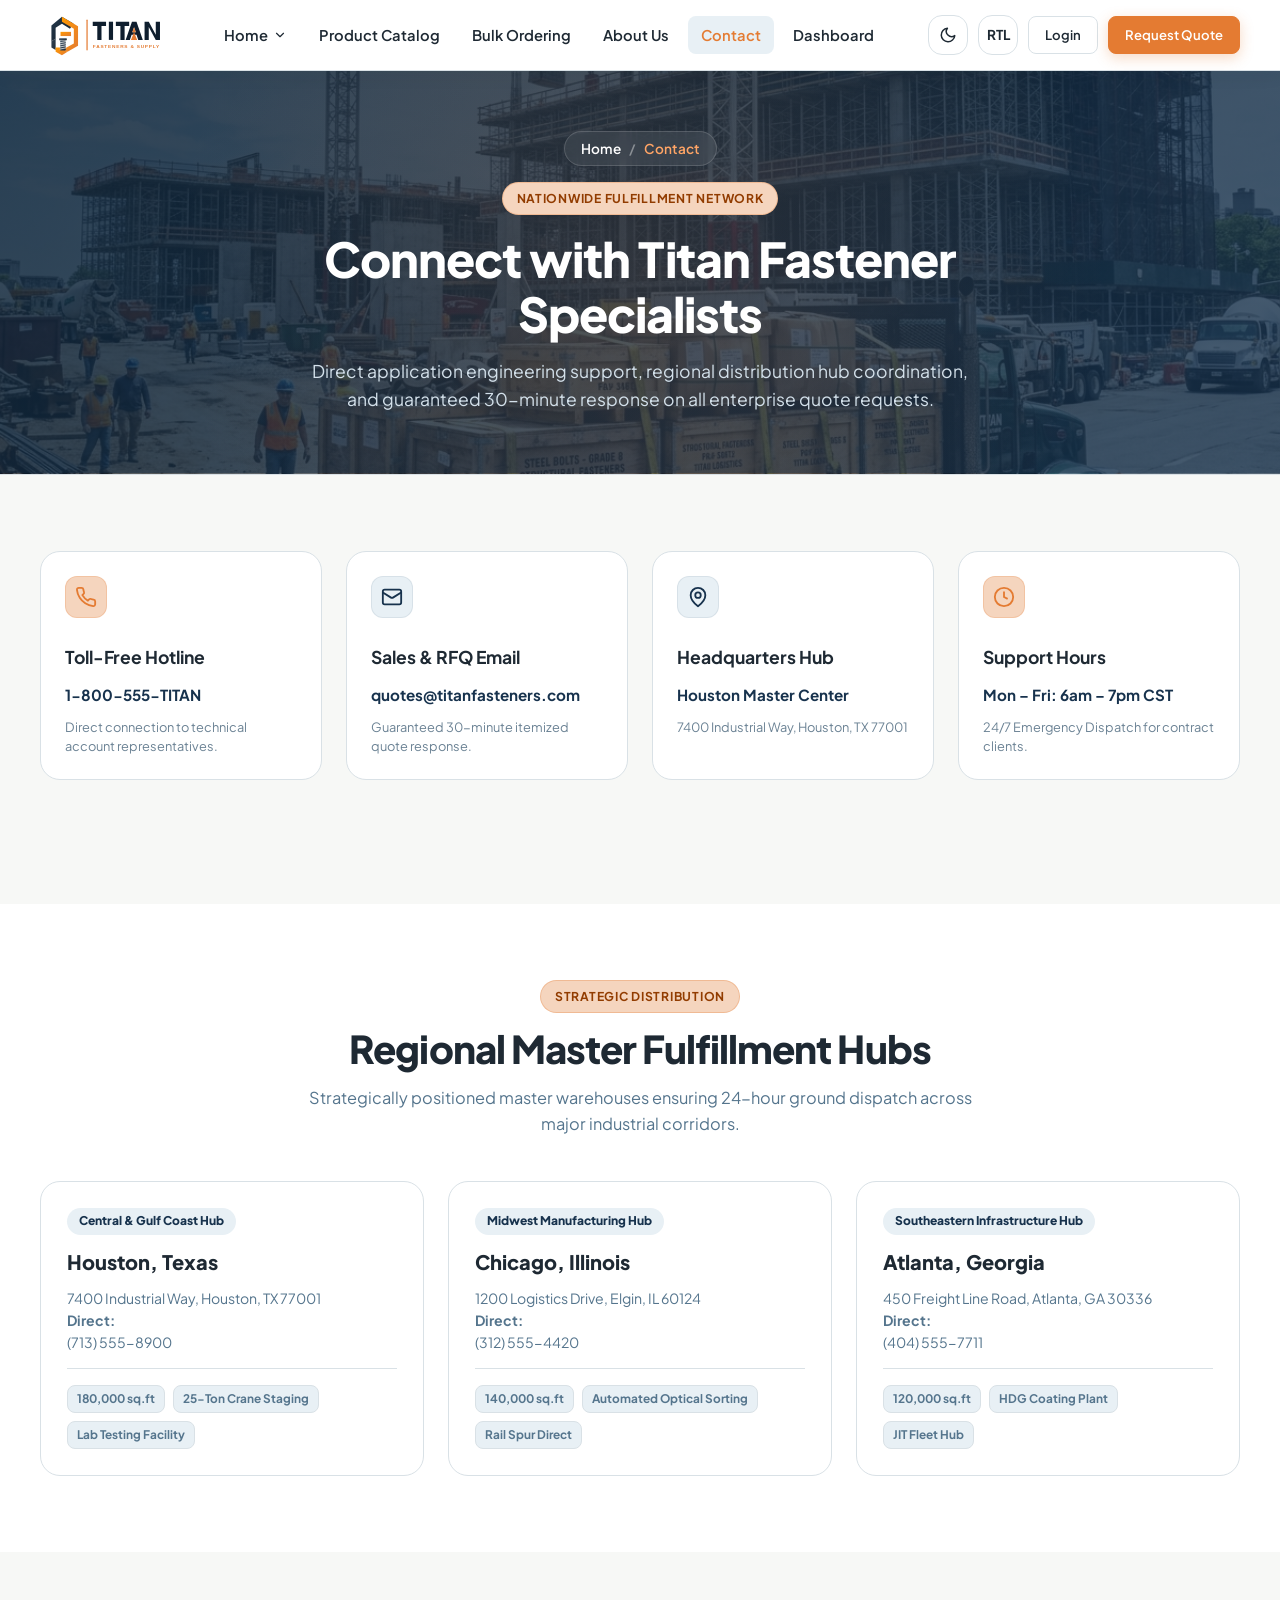
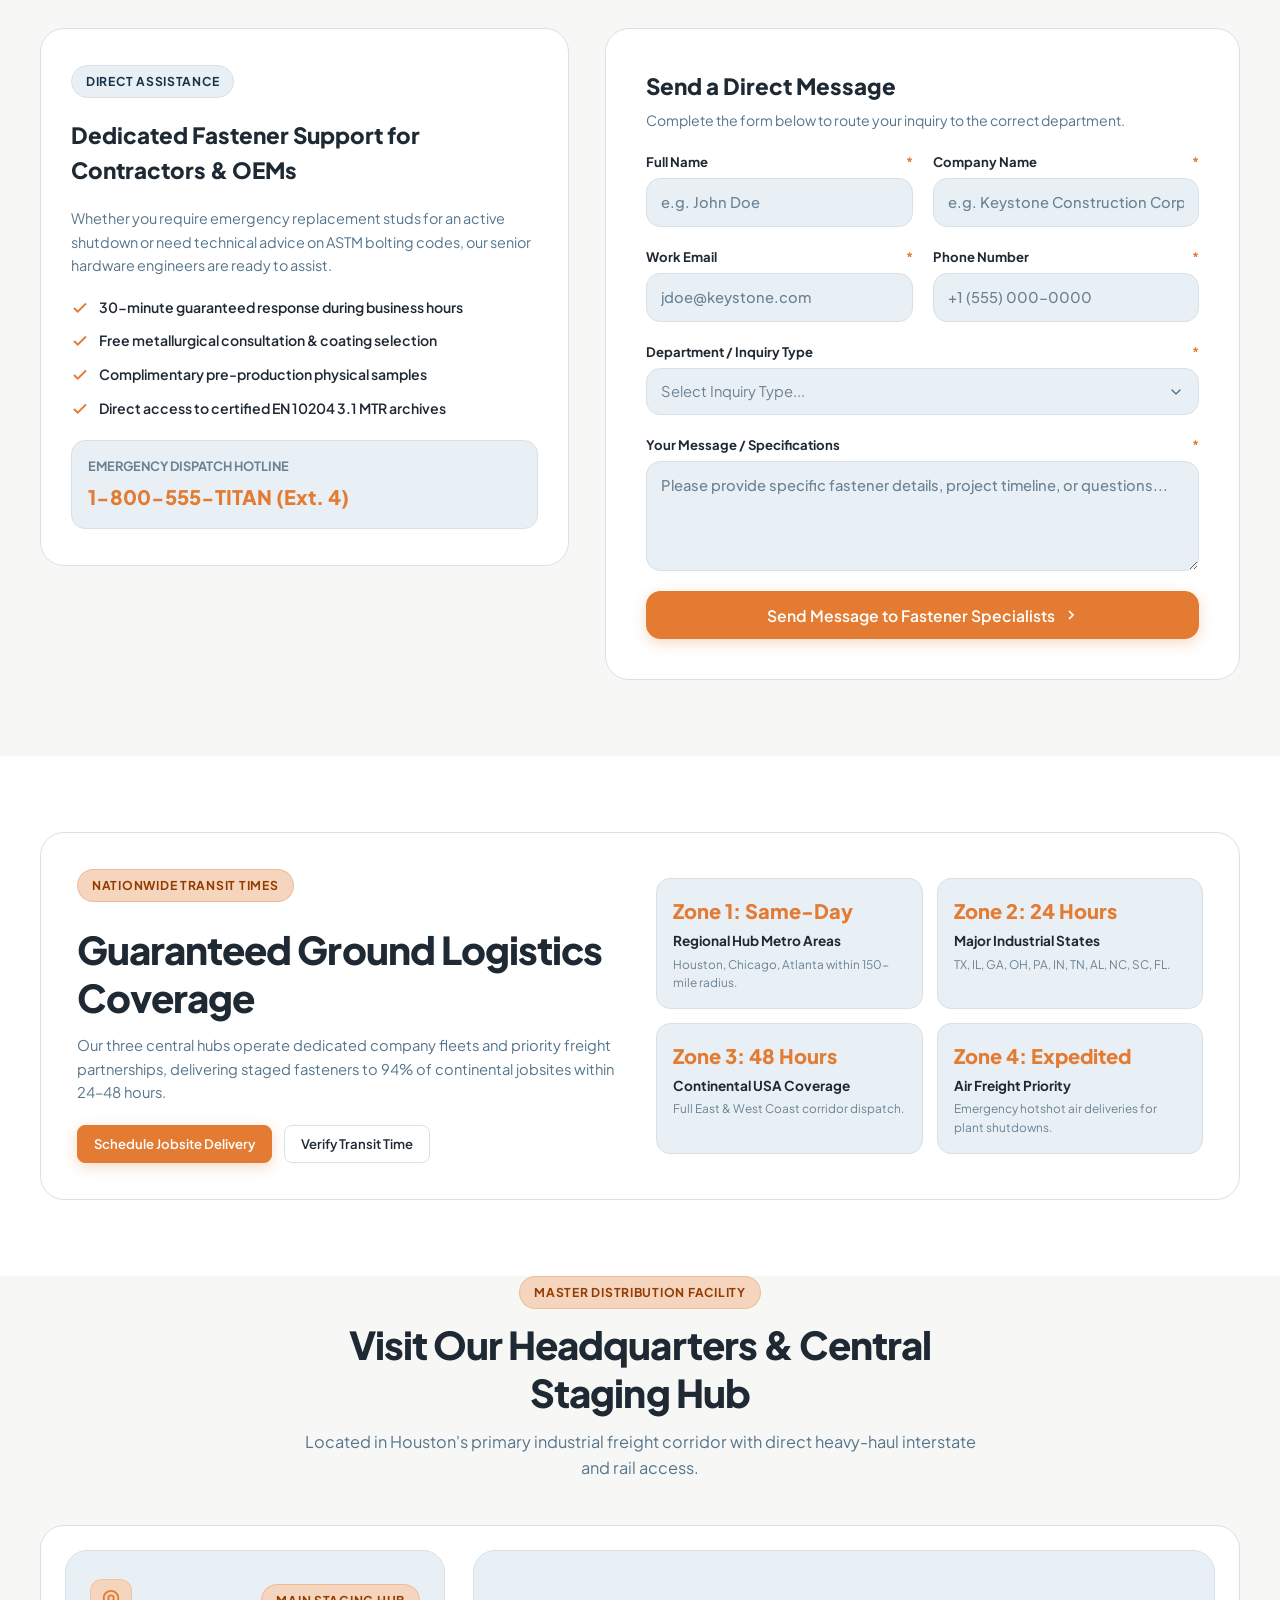
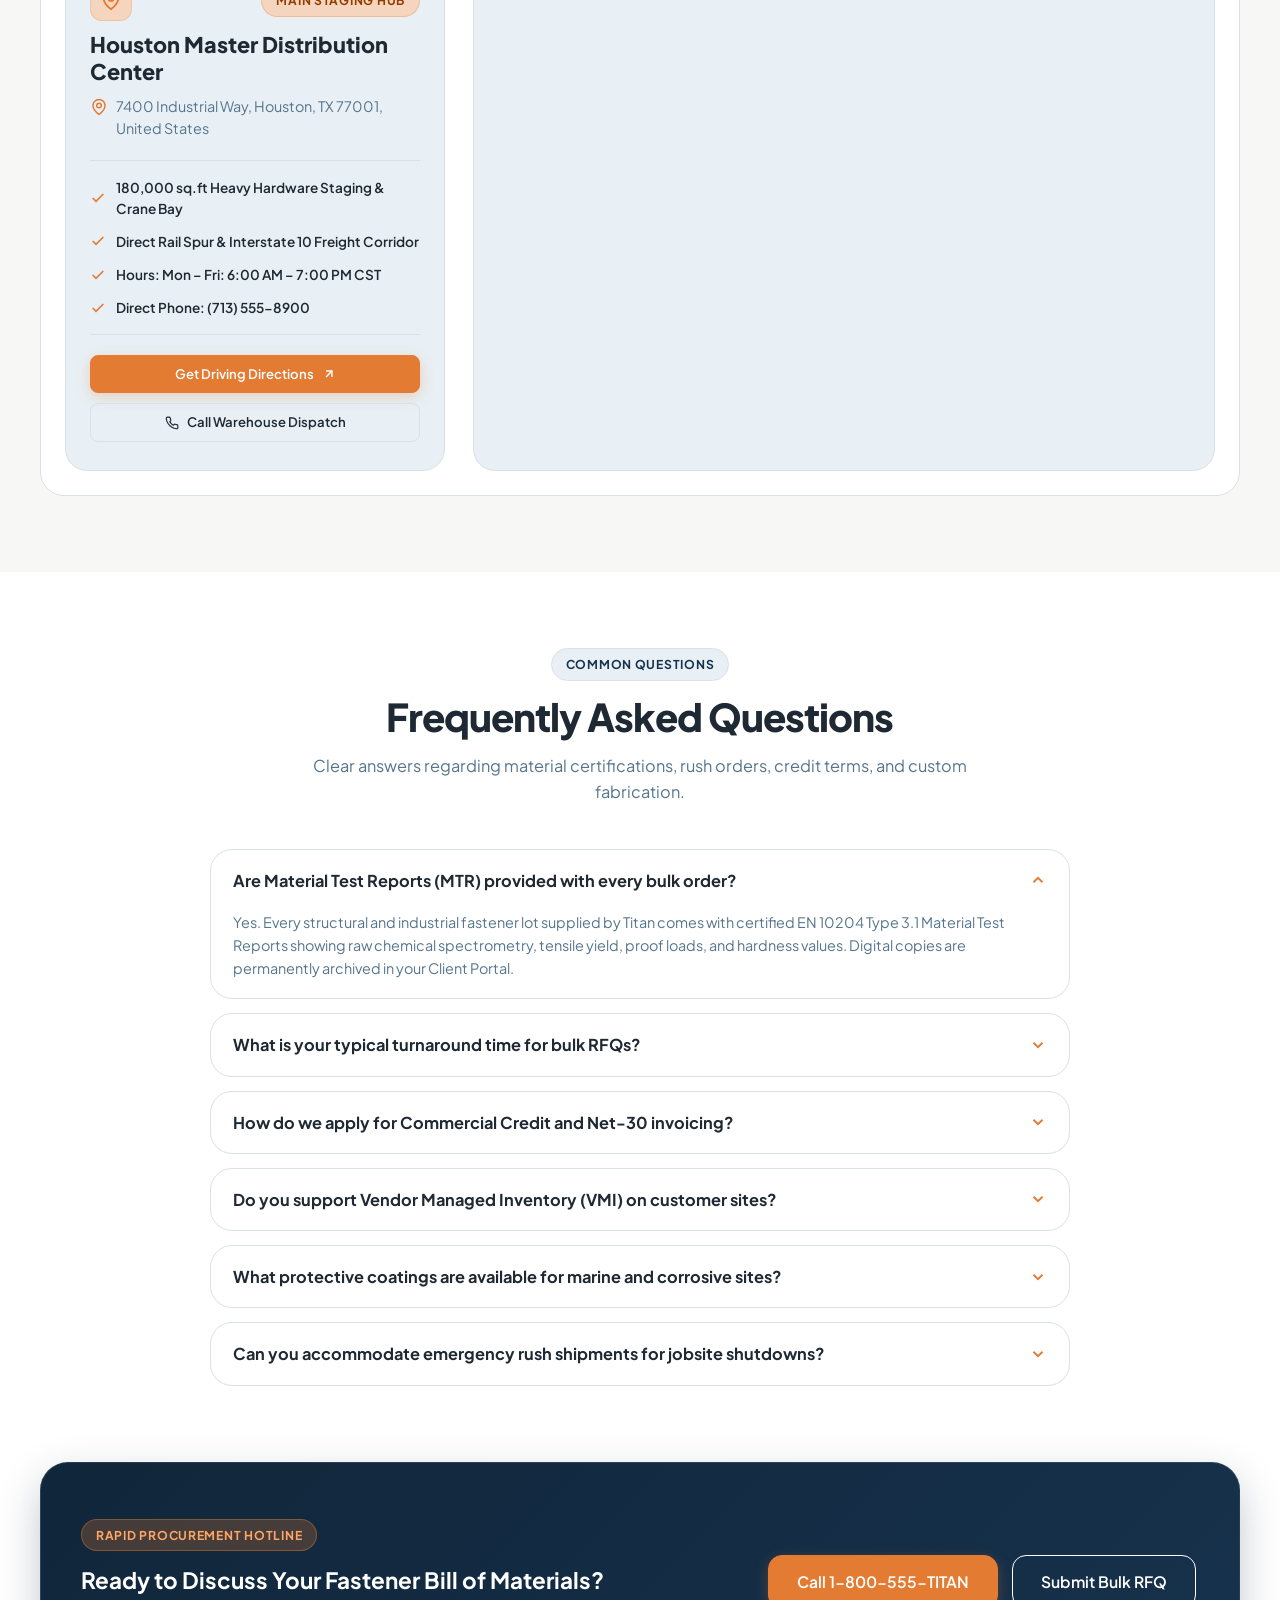
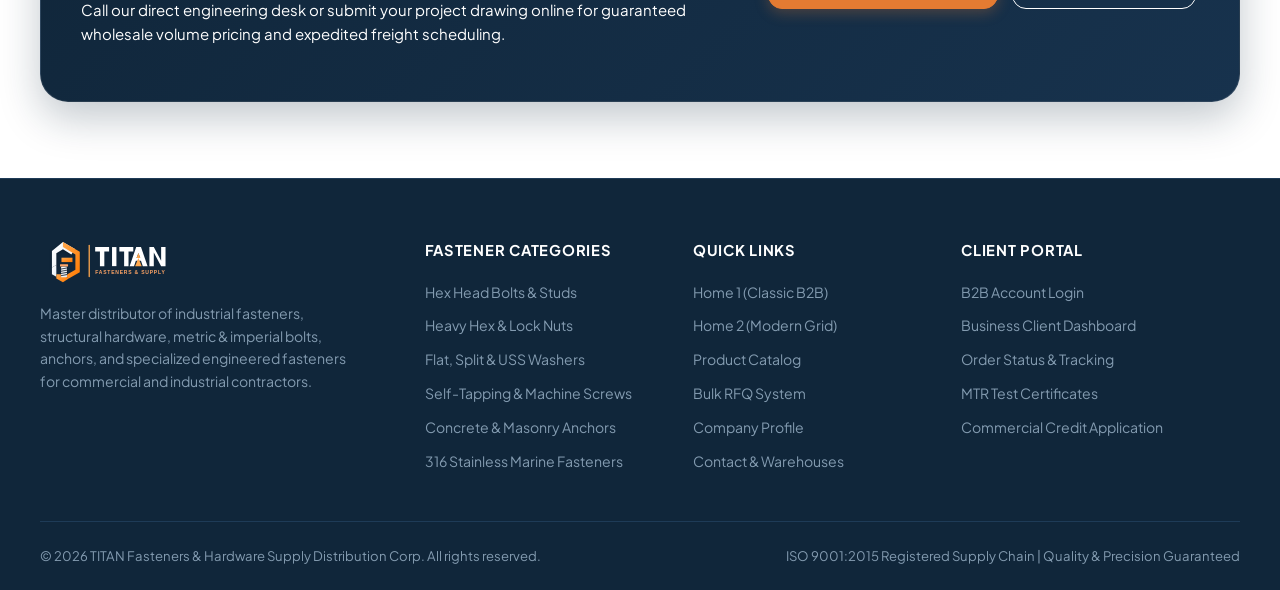
<file: contact.html>
<!DOCTYPE html>
<html lang="en" dir="ltr" data-theme="light">
<head>
  <meta charset="UTF-8">
  <meta name="viewport" content="width=device-width, initial-scale=1.0">
  <title>Contact &amp; Fulfillment Centers | TITAN FASTENERS</title>
  <meta name="description" content="Get in touch with Titan Fasteners engineering team, request wholesale quotes, or locate our regional master distribution warehouses.">
  <link rel="preconnect" href="https://fonts.googleapis.com">
  <link rel="preconnect" href="https://fonts.gstatic.com" crossorigin>
  <link href="https://fonts.googleapis.com/css2?family=Plus+Jakarta+Sans:wght@400;500;600;700;800&family=Space+Grotesk:wght@600;700;800&display=swap" rel="stylesheet">
  <link rel="icon" type="image/svg+xml" href="assets/images/favicon.svg">
  <link rel="apple-touch-icon" href="assets/images/favicon.svg">
  <link rel="stylesheet" href="assets/css/style.css">
</head>
<body>

  <!-- PAGE PRELOADER -->
  <div class="page-preloader" id="pagePreloader">
    <div class="preloader-inner">
      <div class="preloader-brand">
        <div class="preloader-spinner-wrap">
          <div class="preloader-ring"></div>
          <div class="preloader-bolt-icon">
            <svg width="28" height="28" viewBox="0 0 24 24" fill="none" stroke="currentColor" stroke-width="2.5"><path d="M13 2L3 14h9l-1 8 10-12h-9l1-8z"></path></svg>
          </div>
        </div>
        <div class="preloader-logo-text">
          <span class="p-title">TITAN</span>
          <span class="p-sub">INDUSTRIAL SUPPLY</span>
        </div>
      </div>
      <div class="preloader-bar">
        <div class="preloader-progress"></div>
      </div>
    </div>
  </div>

  <!-- NAVBAR -->
  <header class="navbar-wrapper">
    <div class="container navbar">
      <a href="index.html" class="brand-logo" aria-label="TITAN Fasteners Home">
        <img src="assets/images/logo.svg" alt="TITAN Fasteners &amp; Supply" class="brand-logo-img logo-light" />
        <img src="assets/images/logo-white.svg" alt="TITAN Fasteners &amp; Supply" class="brand-logo-img logo-dark" />
      </a>

      <nav aria-label="Main Navigation">
        <ul class="nav-menu">
          <li class="nav-dropdown">
            <a href="index.html" class="nav-link">
              Home 
              <svg width="14" height="14" viewBox="0 0 24 24" fill="none" stroke="currentColor" stroke-width="2" stroke-linecap="round" stroke-linejoin="round"><polyline points="6 9 12 15 18 9"></polyline></svg>
            </a>
            <div class="nav-dropdown-menu">
              <a href="index.html" class="nav-dropdown-item">Home 1 (Classic B2B)</a>
              <a href="home-2.html" class="nav-dropdown-item">Home 2 (Modern Grid)</a>
            </div>
          </li>
          <li><a href="catalog.html" class="nav-link">Product Catalog</a></li>
          <li><a href="bulk-ordering.html" class="nav-link">Bulk Ordering</a></li>
          <li><a href="about.html" class="nav-link">About Us</a></li>
          <li><a href="contact.html" class="nav-link active">Contact</a></li>
          <li><a href="dashboard.html" class="nav-link">Dashboard</a></li>
        </ul>
      </nav>

      <div class="nav-actions">
        <button class="icon-btn theme-toggle-btn" aria-label="Toggle theme">
          <svg width="18" height="18" viewBox="0 0 24 24" fill="none" stroke="currentColor" stroke-width="2" stroke-linecap="round" stroke-linejoin="round"><path d="M21 12.79A9 9 0 1 1 11.21 3 7 7 0 0 0 21 12.79z"></path></svg>
        </button>
        <button class="icon-btn rtl-toggle-btn" aria-label="Toggle text direction">RTL</button>
        <a href="login.html" class="btn btn-outline btn-sm">Login</a>
        <a href="bulk-ordering.html" class="btn btn-primary btn-sm">Request Quote</a>
        <button class="hamburger-btn" aria-label="Open mobile navigation menu">
          <svg viewBox="0 0 24 24" fill="none" stroke="currentColor" stroke-width="2" stroke-linecap="round" stroke-linejoin="round"><line x1="3" y1="12" x2="21" y2="12"></line><line x1="3" y1="6" x2="21" y2="6"></line><line x1="3" y1="18" x2="21" y2="18"></line></svg>
        </button>
      </div>
    </div>
  </header>

  <!-- MOBILE NAVIGATION DRAWER -->
  <div class="mobile-drawer-backdrop" aria-hidden="true">
    <div class="mobile-drawer">
      <div class="mobile-drawer-header">
        <a href="index.html" class="brand-logo" aria-label="TITAN Fasteners Home">
          <img src="assets/images/logo.svg" alt="TITAN Fasteners &amp; Supply" class="brand-logo-img logo-light" />
          <img src="assets/images/logo-white.svg" alt="TITAN Fasteners &amp; Supply" class="brand-logo-img logo-dark" />
        </a>
        <button class="drawer-close-btn" aria-label="Close navigation menu">
          <svg width="20" height="20" viewBox="0 0 24 24" fill="none" stroke="currentColor" stroke-width="2" stroke-linecap="round" stroke-linejoin="round"><line x1="18" y1="6" x2="6" y2="18"></line><line x1="6" y1="6" x2="18" y2="18"></line></svg>
        </button>
      </div>
      <div class="mobile-drawer-body">
        <ul class="mobile-nav-list">
          <li>
            <button class="mobile-dropdown-header" data-target="m-cnt-home-drop">
              <span>Home</span>
              <svg class="dropdown-chevron" width="16" height="16" viewBox="0 0 24 24" fill="none" stroke="currentColor" stroke-width="2"><polyline points="6 9 12 15 18 9"></polyline></svg>
            </button>
            <div id="m-cnt-home-drop" class="mobile-dropdown-content" style="display: none;">
              <a href="index.html" class="mobile-nav-link">Home 1 (Classic B2B)</a>
              <a href="home-2.html" class="mobile-nav-link">Home 2 (Modern Grid)</a>
            </div>
          </li>
          <li><a href="catalog.html" class="mobile-nav-link">Product Catalog</a></li>
          <li><a href="bulk-ordering.html" class="mobile-nav-link">Bulk Ordering</a></li>
          <li><a href="about.html" class="mobile-nav-link">About Us</a></li>
          <li><a href="contact.html" class="mobile-nav-link active">Contact</a></li>
          <li><a href="dashboard.html" class="mobile-nav-link">Dashboard</a></li>
        </ul>
      </div>
      <div class="mobile-drawer-footer">
        <a href="login.html" class="btn btn-outline" style="width: 100%;">Client Login</a>
        <a href="bulk-ordering.html" class="btn btn-primary" style="width: 100%;">Request Bulk Quote</a>
      </div>
    </div>
  </div>

  <main>
    <!-- ==========================================================================
         SECTION 1: HERO BANNER (Uniform Height 380px)
         ========================================================================== -->
    <section class="page-header" id="contact-hero">
      <div class="page-header-overlay"></div>
      <div class="container">
        <div class="page-header-content">
          <nav class="breadcrumb-nav" aria-label="Breadcrumb">
            <a href="index.html">Home</a>
            <span class="breadcrumb-separator">/</span>
            <span>Contact</span>
          </nav>
          <span class="badge badge-orange">Nationwide Fulfillment Network</span>
          <h1 class="page-header-title">Connect with Titan Fastener Specialists</h1>
          <p class="page-header-desc">
            Direct application engineering support, regional distribution hub coordination, and guaranteed 30-minute response on all enterprise quote requests.
          </p>
        </div>
      </div>
    </section>

    <!-- ==========================================================================
         SECTION 2: CONTACT INFORMATION (4-Column Cards)
         ========================================================================== -->
    <section class="section" id="contact-info-section">
      <div class="container">
        <div class="contact-info-grid">
          <!-- Card 1 -->
          <div class="contact-info-card">
            <div class="icon-tint-box icon-tint-orange">
              <svg width="22" height="22" viewBox="0 0 24 24" fill="none" stroke="currentColor" stroke-width="2"><path d="M22 16.92v3a2 2 0 0 1-2.18 2 19.79 19.79 0 0 1-8.63-3.07 19.5 19.5 0 0 1-6-6 19.79 19.79 0 0 1-3.07-8.67A2 2 0 0 1 4.11 2h3a2 2 0 0 1 2 1.72 12.84 12.84 0 0 0 .7 2.81 2 2 0 0 1-.45 2.11L8.09 9.91a16 16 0 0 0 6 6l1.27-1.27a2 2 0 0 1 2.11-.45 12.84 12.84 0 0 0 2.81.7A2 2 0 0 1 22 16.92z"></path></svg>
            </div>
            <h3 class="contact-info-title">Toll-Free Hotline</h3>
            <a href="tel:18005558482" class="contact-info-detail">1-800-555-TITAN</a>
            <div class="contact-info-sub">Direct connection to technical account representatives.</div>
          </div>

          <!-- Card 2 -->
          <div class="contact-info-card">
            <div class="icon-tint-box">
              <svg width="22" height="22" viewBox="0 0 24 24" fill="none" stroke="currentColor" stroke-width="2"><rect x="2" y="4" width="20" height="16" rx="2"></rect><path d="m22 7-8.97 5.7a1.94 1.94 0 0 1-2.06 0L2 7"></path></svg>
            </div>
            <h3 class="contact-info-title">Sales &amp; RFQ Email</h3>
            <a href="mailto:quotes@titanfasteners.com" class="contact-info-detail">quotes@titanfasteners.com</a>
            <div class="contact-info-sub">Guaranteed 30-minute itemized quote response.</div>
          </div>

          <!-- Card 3 -->
          <div class="contact-info-card">
            <div class="icon-tint-box">
              <svg width="22" height="22" viewBox="0 0 24 24" fill="none" stroke="currentColor" stroke-width="2"><path d="M20 10c0 6-8 12-8 12s-8-6-8-12a8 8 0 0 1 16 0Z"></path><circle cx="12" cy="10" r="3"></circle></svg>
            </div>
            <h3 class="contact-info-title">Headquarters Hub</h3>
            <div class="contact-info-detail">Houston Master Center</div>
            <div class="contact-info-sub">7400 Industrial Way, Houston, TX 77001</div>
          </div>

          <!-- Card 4 -->
          <div class="contact-info-card">
            <div class="icon-tint-box icon-tint-orange">
              <svg width="22" height="22" viewBox="0 0 24 24" fill="none" stroke="currentColor" stroke-width="2"><circle cx="12" cy="12" r="10"></circle><polyline points="12 6 12 12 16 14"></polyline></svg>
            </div>
            <h3 class="contact-info-title">Support Hours</h3>
            <div class="contact-info-detail">Mon – Fri: 6am – 7pm CST</div>
            <div class="contact-info-sub">24/7 Emergency Dispatch for contract clients.</div>
          </div>
        </div>
      </div>
    </section>

    <!-- ==========================================================================
         SECTION 3: BUSINESS SUPPORT & REGIONAL FULFILLMENT HUBS
         ========================================================================== -->
    <section class="section section-subtle" id="fulfillment-centers">
      <div class="container">
        <div class="section-header text-center">
          <span class="badge badge-orange">Strategic Distribution</span>
          <h2 class="section-title">Regional Master Fulfillment Hubs</h2>
          <p class="section-subtitle">Strategically positioned master warehouses ensuring 24-hour ground dispatch across major industrial corridors.</p>
        </div>

        <div class="warehouse-grid">
          <!-- Hub 1 -->
          <div class="warehouse-card">
            <span class="warehouse-badge">Central &amp; Gulf Coast Hub</span>
            <h3 class="warehouse-city">Houston, Texas</h3>
            <p class="warehouse-address">
              7400 Industrial Way, Houston, TX 77001<br>
              <strong>Direct:</strong> (713) 555-8900
            </p>
            <div class="warehouse-specs-pill">
              <span class="wh-tag">180,000 sq.ft</span>
              <span class="wh-tag">25-Ton Crane Staging</span>
              <span class="wh-tag">Lab Testing Facility</span>
            </div>
          </div>

          <!-- Hub 2 -->
          <div class="warehouse-card">
            <span class="warehouse-badge">Midwest Manufacturing Hub</span>
            <h3 class="warehouse-city">Chicago, Illinois</h3>
            <p class="warehouse-address">
              1200 Logistics Drive, Elgin, IL 60124<br>
              <strong>Direct:</strong> (312) 555-4420
            </p>
            <div class="warehouse-specs-pill">
              <span class="wh-tag">140,000 sq.ft</span>
              <span class="wh-tag">Automated Optical Sorting</span>
              <span class="wh-tag">Rail Spur Direct</span>
            </div>
          </div>

          <!-- Hub 3 -->
          <div class="warehouse-card">
            <span class="warehouse-badge">Southeastern Infrastructure Hub</span>
            <h3 class="warehouse-city">Atlanta, Georgia</h3>
            <p class="warehouse-address">
              450 Freight Line Road, Atlanta, GA 30336<br>
              <strong>Direct:</strong> (404) 555-7711
            </p>
            <div class="warehouse-specs-pill">
              <span class="wh-tag">120,000 sq.ft</span>
              <span class="wh-tag">HDG Coating Plant</span>
              <span class="wh-tag">JIT Fleet Hub</span>
            </div>
          </div>
        </div>
      </div>
    </section>

    <!-- ==========================================================================
         SECTION 4: CONTACT FORM (Split Layout)
         ========================================================================== -->
    <section class="section" id="contact-form-section">
      <div class="container">
        <div class="contact-layout-split">
          
          <!-- Left Info & Assistance -->
          <div class="contact-side-card">
            <span class="badge" style="width:fit-content;">Direct Assistance</span>
            <h3 class="contact-side-title">Dedicated Fastener Support for Contractors &amp; OEMs</h3>
            <p class="contact-side-desc">
              Whether you require emergency replacement studs for an active shutdown or need technical advice on ASTM bolting codes, our senior hardware engineers are ready to assist.
            </p>

            <ul class="contact-bullet-list">
              <li>
                <svg width="18" height="18" viewBox="0 0 24 24" fill="none" stroke="currentColor" stroke-width="2.5"><polyline points="20 6 9 17 4 12"></polyline></svg>
                <span>30-minute guaranteed response during business hours</span>
              </li>
              <li>
                <svg width="18" height="18" viewBox="0 0 24 24" fill="none" stroke="currentColor" stroke-width="2.5"><polyline points="20 6 9 17 4 12"></polyline></svg>
                <span>Free metallurgical consultation &amp; coating selection</span>
              </li>
              <li>
                <svg width="18" height="18" viewBox="0 0 24 24" fill="none" stroke="currentColor" stroke-width="2.5"><polyline points="20 6 9 17 4 12"></polyline></svg>
                <span>Complimentary pre-production physical samples</span>
              </li>
              <li>
                <svg width="18" height="18" viewBox="0 0 24 24" fill="none" stroke="currentColor" stroke-width="2.5"><polyline points="20 6 9 17 4 12"></polyline></svg>
                <span>Direct access to certified EN 10204 3.1 MTR archives</span>
              </li>
            </ul>

            <div style="background-color: var(--bg-subtle); border-radius: var(--radius-md); padding: 16px; border: 1px solid var(--border-color); margin-top: auto;">
              <div style="font-size: 0.8rem; font-weight: 700; color: var(--text-muted); text-transform: uppercase;">Emergency Dispatch Hotline</div>
              <div style="font-size: clamp(1.05rem, 4vw, 1.25rem); font-weight: 800; color: var(--warm-orange); margin-top: 4px; word-break: break-word;">1-800-555-TITAN (Ext. 4)</div>
            </div>
          </div>

          <!-- Right Interactive Form -->
          <div class="bulk-form-card">
            <h3 style="font-family: var(--font-heading); font-size: 1.4rem; font-weight: 800; color: var(--text-primary); margin: 0 0 6px;">Send a Direct Message</h3>
            <p style="font-size: 0.88rem; color: var(--text-secondary); margin: 0 0 20px;">Complete the form below to route your inquiry to the correct department.</p>

            <form id="contactInquiryForm" onsubmit="event.preventDefault(); alert('Your message has been sent successfully. An application specialist will respond within 30 minutes.');">
              <div class="form-grid-2">
                
                <!-- Name -->
                <div class="form-field">
                  <label class="form-label" for="cntName">
                    <span>Full Name</span>
                    <span class="required-star">*</span>
                  </label>
                  <input type="text" id="cntName" class="form-input" placeholder="e.g. John Doe" required>
                </div>

                <!-- Company -->
                <div class="form-field">
                  <label class="form-label" for="cntCompany">
                    <span>Company Name</span>
                    <span class="required-star">*</span>
                  </label>
                  <input type="text" id="cntCompany" class="form-input" placeholder="e.g. Keystone Construction Corp" required>
                </div>

                <!-- Email -->
                <div class="form-field">
                  <label class="form-label" for="cntEmail">
                    <span>Work Email</span>
                    <span class="required-star">*</span>
                  </label>
                  <input type="email" id="cntEmail" class="form-input" placeholder="jdoe@keystone.com" required>
                </div>

                <!-- Phone -->
                <div class="form-field">
                  <label class="form-label" for="cntPhone">
                    <span>Phone Number</span>
                    <span class="required-star">*</span>
                  </label>
                  <input type="tel" id="cntPhone" class="form-input" placeholder="+1 (555) 000-0000" required>
                </div>

                <!-- Subject / Department -->
                <div class="form-field full-span">
                  <label class="form-label" for="cntDepartment">
                    <span>Department / Inquiry Type</span>
                    <span class="required-star">*</span>
                  </label>
                  <select id="cntDepartment" class="form-select" required>
                    <option value="" disabled selected>Select Inquiry Type...</option>
                    <option value="sales">Wholesale Fastener RFQ &amp; Volume Pricing</option>
                    <option value="technical">Technical Engineering &amp; Coating Consultation</option>
                    <option value="mtr">MTR Material Test Certificate Request</option>
                    <option value="credit">Commercial Credit Application (Net-30 / Net-60)</option>
                    <option value="general">General Support &amp; Warehouse Inquiries</option>
                  </select>
                </div>

                <!-- Message -->
                <div class="form-field full-span">
                  <label class="form-label" for="cntMessage">
                    <span>Your Message / Specifications</span>
                    <span class="required-star">*</span>
                  </label>
                  <textarea id="cntMessage" class="form-textarea" placeholder="Please provide specific fastener details, project timeline, or questions..." required></textarea>
                </div>

                <!-- Submit Button -->
                <div class="form-field full-span">
                  <button type="submit" class="btn btn-primary btn-lg" style="width: 100%; min-height: 48px; height: auto; white-space: normal; line-height: 1.35; padding: 12px 16px;">
                    Send Message to Fastener Specialists
                    <svg width="16" height="16" viewBox="0 0 24 24" fill="none" stroke="currentColor" stroke-width="2.5"><polyline points="9 18 15 12 9 6"></polyline></svg>
                  </button>
                </div>

              </div>
            </form>
          </div>
        </div>
      </div>
    </section>

    <!-- ==========================================================================
         SECTION 5: LOCATION / SERVICE AREA COVERAGE
         ========================================================================== -->
    <section class="section section-subtle" id="coverage-area">
      <div class="container">
        <div class="coverage-matrix-card">
          <div>
            <span class="badge badge-orange" style="margin-bottom: 12px;">Nationwide Transit Times</span>
            <h2 class="section-title" style="margin-bottom: 12px;">Guaranteed Ground Logistics Coverage</h2>
            <p style="font-size: 0.92rem; color: var(--text-secondary); line-height: 1.6; margin-bottom: 20px;">
              Our three central hubs operate dedicated company fleets and priority freight partnerships, delivering staged fasteners to 94% of continental jobsites within 24–48 hours.
            </p>
            <div style="display: flex; gap: 12px; flex-wrap: wrap;">
              <a href="bulk-ordering.html" class="btn btn-primary btn-sm">Schedule Jobsite Delivery</a>
              <a href="tel:18005558482" class="btn btn-outline btn-sm">Verify Transit Time</a>
            </div>
          </div>

          <div class="coverage-zones-grid">
            <div class="coverage-zone-box">
              <span class="coverage-zone-time">Zone 1: Same-Day</span>
              <span class="coverage-zone-title">Regional Hub Metro Areas</span>
              <span class="coverage-zone-desc">Houston, Chicago, Atlanta within 150-mile radius.</span>
            </div>
            <div class="coverage-zone-box">
              <span class="coverage-zone-time">Zone 2: 24 Hours</span>
              <span class="coverage-zone-title">Major Industrial States</span>
              <span class="coverage-zone-desc">TX, IL, GA, OH, PA, IN, TN, AL, NC, SC, FL.</span>
            </div>
            <div class="coverage-zone-box">
              <span class="coverage-zone-time">Zone 3: 48 Hours</span>
              <span class="coverage-zone-title">Continental USA Coverage</span>
              <span class="coverage-zone-desc">Full East &amp; West Coast corridor dispatch.</span>
            </div>
            <div class="coverage-zone-box">
              <span class="coverage-zone-time">Zone 4: Expedited</span>
              <span class="coverage-zone-title">Air Freight Priority</span>
              <span class="coverage-zone-desc">Emergency hotshot air deliveries for plant shutdowns.</span>
            </div>
          </div>
        </div>
      </div>
    </section>

    <!-- ==========================================================================
         SECTION 6: INTERACTIVE DISTRIBUTION CENTER MAP
         ========================================================================== -->
    <section class="section" id="map-section" style="padding-top: 0;">
      <div class="container">
        <div class="section-header text-center">
          <span class="badge badge-orange">Master Distribution Facility</span>
          <h2 class="section-title">Visit Our Headquarters &amp; Central Staging Hub</h2>
          <p class="section-subtitle">Located in Houston's primary industrial freight corridor with direct heavy-haul interstate and rail access.</p>
        </div>

        <div class="contact-map-grid">
          
          <!-- Facility Details Card (Left Column) -->
          <div class="map-details-card">
            <div class="map-details-header">
              <div style="display: flex; align-items: center; justify-content: space-between;">
                <div class="icon-tint-box icon-tint-orange" style="margin-bottom: 0;">
                  <svg width="22" height="22" viewBox="0 0 24 24" fill="none" stroke="currentColor" stroke-width="2"><path d="M20 10c0 6-8 12-8 12s-8-6-8-12a8 8 0 0 1 16 0Z"></path><circle cx="12" cy="10" r="3"></circle></svg>
                </div>
                <span class="badge badge-orange">Main Staging Hub</span>
              </div>
              <h3 class="map-details-title">Houston Master Distribution Center</h3>
              <p class="map-details-address">
                <svg width="18" height="18" viewBox="0 0 24 24" fill="none" stroke="currentColor" stroke-width="2"><path d="M20 10c0 6-8 12-8 12s-8-6-8-12a8 8 0 0 1 16 0Z"></path><circle cx="12" cy="10" r="3"></circle></svg>
                <span>7400 Industrial Way, Houston, TX 77001, United States</span>
              </p>
            </div>

            <div class="map-specs-list">
              <div class="map-spec-item">
                <svg width="16" height="16" viewBox="0 0 24 24" fill="none" stroke="currentColor" stroke-width="2.5"><polyline points="20 6 9 17 4 12"></polyline></svg>
                <span>180,000 sq.ft Heavy Hardware Staging &amp; Crane Bay</span>
              </div>
              <div class="map-spec-item">
                <svg width="16" height="16" viewBox="0 0 24 24" fill="none" stroke="currentColor" stroke-width="2.5"><polyline points="20 6 9 17 4 12"></polyline></svg>
                <span>Direct Rail Spur &amp; Interstate 10 Freight Corridor</span>
              </div>
              <div class="map-spec-item">
                <svg width="16" height="16" viewBox="0 0 24 24" fill="none" stroke="currentColor" stroke-width="2.5"><polyline points="20 6 9 17 4 12"></polyline></svg>
                <span>Hours: Mon – Fri: 6:00 AM – 7:00 PM CST</span>
              </div>
              <div class="map-spec-item">
                <svg width="16" height="16" viewBox="0 0 24 24" fill="none" stroke="currentColor" stroke-width="2.5"><polyline points="20 6 9 17 4 12"></polyline></svg>
                <span>Direct Phone: (713) 555-8900</span>
              </div>
            </div>

            <div class="map-actions">
              <a href="https://maps.google.com/?q=7400+Industrial+Way,+Houston,+TX+77001" target="_blank" rel="noopener noreferrer" class="btn btn-primary btn-sm" style="width: 100%;">
                <span>Get Driving Directions</span>
                <svg width="14" height="14" viewBox="0 0 24 24" fill="none" stroke="currentColor" stroke-width="2.5"><line x1="7" y1="17" x2="17" y2="7"></line><polyline points="7 7 17 7 17 17"></polyline></svg>
              </a>
              <a href="tel:7135558900" class="btn btn-outline btn-sm" style="width: 100%;">
                <svg width="14" height="14" viewBox="0 0 24 24" fill="none" stroke="currentColor" stroke-width="2"><path d="M22 16.92v3a2 2 0 0 1-2.18 2 19.79 19.79 0 0 1-8.63-3.07 19.5 19.5 0 0 1-6-6 19.79 19.79 0 0 1-3.07-8.67A2 2 0 0 1 4.11 2h3a2 2 0 0 1 2 1.72 12.84 12.84 0 0 0 .7 2.81 2 2 0 0 1-.45 2.11L8.09 9.91a16 16 0 0 0 6 6l1.27-1.27a2 2 0 0 1 2.11-.45 12.84 12.84 0 0 0 2.81.7A2 2 0 0 1 22 16.92z"></path></svg>
                <span>Call Warehouse Dispatch</span>
              </a>
            </div>
          </div>

          <!-- Interactive Map Embed Frame (Right Column) -->
          <div class="contact-map-frame">
            <iframe 
              src="https://maps.google.com/maps?q=7400%20Industrial%20Way,%20Houston,%20TX%2077001&t=&z=14&ie=UTF8&iwloc=&output=embed" 
              width="100%" 
              height="100%" 
              style="border:0; width:100%; height:100%; min-height:440px;" 
              allowfullscreen="" 
              loading="lazy" 
              referrerpolicy="no-referrer-when-downgrade"
              title="TITAN Fasteners Master Distribution Center Location Map">
            </iframe>
          </div>

        </div>
      </div>
    </section>

    <!-- ==========================================================================
         SECTION 7: FAQ / QUICK HELP (Interactive Collapsible Accordion)
         ========================================================================== -->
    <section class="section section-subtle" id="faq-section">
      <div class="container">
        <div class="section-header text-center">
          <span class="badge">Common Questions</span>
          <h2 class="section-title">Frequently Asked Questions</h2>
          <p class="section-subtitle">Clear answers regarding material certifications, rush orders, credit terms, and custom fabrication.</p>
        </div>

        <div class="faq-accordion-list">
          <!-- FAQ 1 -->
          <div class="faq-item active">
            <button class="faq-header-btn" type="button">
              <span>Are Material Test Reports (MTR) provided with every bulk order?</span>
              <svg class="faq-chevron" width="18" height="18" viewBox="0 0 24 24" fill="none" stroke="currentColor" stroke-width="2.5"><polyline points="6 9 12 15 18 9"></polyline></svg>
            </button>
            <div class="faq-body-content">
              Yes. Every structural and industrial fastener lot supplied by Titan comes with certified EN 10204 Type 3.1 Material Test Reports showing raw chemical spectrometry, tensile yield, proof loads, and hardness values. Digital copies are permanently archived in your Client Portal.
            </div>
          </div>

          <!-- FAQ 2 -->
          <div class="faq-item">
            <button class="faq-header-btn" type="button">
              <span>What is your typical turnaround time for bulk RFQs?</span>
              <svg class="faq-chevron" width="18" height="18" viewBox="0 0 24 24" fill="none" stroke="currentColor" stroke-width="2.5"><polyline points="6 9 12 15 18 9"></polyline></svg>
            </button>
            <div class="faq-body-content">
              We guarantee an itemized, locked-in quotation within 30 minutes for all standard stock SKUs during business hours (6am – 7pm CST). For non-standard custom drawings or complex multi-page Bills of Materials, our engineering team provides complete pricing within 24 hours.
            </div>
          </div>

          <!-- FAQ 3 -->
          <div class="faq-item">
            <button class="faq-header-btn" type="button">
              <span>How do we apply for Commercial Credit and Net-30 invoicing?</span>
              <svg class="faq-chevron" width="18" height="18" viewBox="0 0 24 24" fill="none" stroke="currentColor" stroke-width="2.5"><polyline points="6 9 12 15 18 9"></polyline></svg>
            </button>
            <div class="faq-body-content">
              Contractors and manufacturing clients can apply directly through the Client Portal or by contacting our credit department. Credit reviews are completed within 2 business hours, unlocking Net-30 or Net-60 payment terms with dedicated monthly consolidated invoicing.
            </div>
          </div>

          <!-- FAQ 4 -->
          <div class="faq-item">
            <button class="faq-header-btn" type="button">
              <span>Do you support Vendor Managed Inventory (VMI) on customer sites?</span>
              <svg class="faq-chevron" width="18" height="18" viewBox="0 0 24 24" fill="none" stroke="currentColor" stroke-width="2.5"><polyline points="6 9 12 15 18 9"></polyline></svg>
            </button>
            <div class="faq-body-content">
              Yes. Titan offers comprehensive consignment smart-bin stocking programs. We supply barcode-scanned hardware bins to your facility floor, monitor inventory thresholds remotely, and automatically replenish stock on a scheduled route with zero production stockouts.
            </div>
          </div>

          <!-- FAQ 5 -->
          <div class="faq-item">
            <button class="faq-header-btn" type="button">
              <span>What protective coatings are available for marine and corrosive sites?</span>
              <svg class="faq-chevron" width="18" height="18" viewBox="0 0 24 24" fill="none" stroke="currentColor" stroke-width="2.5"><polyline points="6 9 12 15 18 9"></polyline></svg>
            </button>
            <div class="faq-body-content">
              We provide Hot-Dip Galvanizing (ASTM A153), Geomet 500, Zinc-Nickel, Cadmium alternatives, and Xylan PTFE fluoropolymer coatings capable of withstanding over 1,500+ hours in ASTM B117 salt spray chambers without red rust.
            </div>
          </div>

          <!-- FAQ 6 -->
          <div class="faq-item">
            <button class="faq-header-btn" type="button">
              <span>Can you accommodate emergency rush shipments for jobsite shutdowns?</span>
              <svg class="faq-chevron" width="18" height="18" viewBox="0 0 24 24" fill="none" stroke="currentColor" stroke-width="2.5"><polyline points="6 9 12 15 18 9"></polyline></svg>
            </button>
            <div class="faq-body-content">
              Yes. Our 24/7 Emergency Dispatch team handles expedited hotshot trucking and same-day air freight for critical infrastructure repairs and unscheduled manufacturing downtime. Call 1-800-555-TITAN (Ext. 4) for immediate mobilization.
            </div>
          </div>
        </div>
      </div>
    </section>

    <!-- ==========================================================================
         SECTION 7: FINAL CTA BANNER
         ========================================================================== -->
    <section class="section section-subtle" id="contact-final-cta" style="padding-top: 0;">
      <div class="container">
        <div class="cta-banner">
          <div class="cta-banner-grid">
            <div class="cta-banner-text">
              <span class="badge" style="background: rgba(228, 123, 50, 0.25); color: #FFA566; border-color: rgba(228, 123, 50, 0.4); margin-bottom: 12px;">Rapid Procurement Hotline</span>
              <h2 class="cta-banner-title">Ready to Discuss Your Fastener Bill of Materials?</h2>
              <p class="cta-banner-desc">
                Call our direct engineering desk or submit your project drawing online for guaranteed wholesale volume pricing and expedited freight scheduling.
              </p>
            </div>
            <div class="cta-banner-actions">
              <a href="tel:18005558482" class="btn btn-primary btn-lg">Call 1-800-555-TITAN</a>
              <a href="bulk-ordering.html" class="btn btn-outline btn-lg" style="border-color: #FFFFFF; color: #FFFFFF;">Submit Bulk RFQ</a>
            </div>
          </div>
        </div>
      </div>
    </section>
  </main>

  <!-- FOOTER -->
  <footer class="footer">
    <div class="container">
      <div class="footer-grid">
        <div class="footer-brand">
          <a href="index.html" class="brand-logo" aria-label="TITAN Fasteners Home">
            <img src="assets/images/logo-white.svg" alt="TITAN Fasteners &amp; Supply" class="brand-logo-img footer-logo-img" />
          </a>
          <p>
            Master distributor of industrial fasteners, structural hardware, metric &amp; imperial bolts, anchors, and specialized engineered fasteners for commercial and industrial contractors.
          </p>
        </div>

        <div>
          <h4 class="footer-heading">Fastener Categories</h4>
          <ul class="footer-links">
            <li><a href="catalog.html?cat=hex-bolts" class="footer-link">Hex Head Bolts &amp; Studs</a></li>
            <li><a href="catalog.html?cat=nuts" class="footer-link">Heavy Hex &amp; Lock Nuts</a></li>
            <li><a href="catalog.html?cat=washers" class="footer-link">Flat, Split &amp; USS Washers</a></li>
            <li><a href="catalog.html?cat=screws" class="footer-link">Self-Tapping &amp; Machine Screws</a></li>
            <li><a href="catalog.html?cat=anchors" class="footer-link">Concrete &amp; Masonry Anchors</a></li>
            <li><a href="catalog.html?cat=stainless" class="footer-link">316 Stainless Marine Fasteners</a></li>
          </ul>
        </div>

        <div>
          <h4 class="footer-heading">Quick Links</h4>
          <ul class="footer-links">
            <li><a href="index.html" class="footer-link">Home 1 (Classic B2B)</a></li>
            <li><a href="home-2.html" class="footer-link">Home 2 (Modern Grid)</a></li>
            <li><a href="catalog.html" class="footer-link">Product Catalog</a></li>
            <li><a href="bulk-ordering.html" class="footer-link">Bulk RFQ System</a></li>
            <li><a href="about.html" class="footer-link">Company Profile</a></li>
            <li><a href="contact.html" class="footer-link">Contact &amp; Warehouses</a></li>
          </ul>
        </div>

        <div>
          <h4 class="footer-heading">Client Portal</h4>
          <ul class="footer-links">
            <li><a href="login.html" class="footer-link">B2B Account Login</a></li>
            <li><a href="dashboard.html" class="footer-link">Business Client Dashboard</a></li>
            <li><a href="dashboard.html#orders" class="footer-link">Order Status &amp; Tracking</a></li>
            <li><a href="dashboard.html#mtr" class="footer-link">MTR Test Certificates</a></li>
            <li><a href="bulk-ordering.html" class="footer-link">Commercial Credit Application</a></li>
          </ul>
        </div>
      </div>

      <div class="footer-bottom">
        <div>&copy; 2026 TITAN Fasteners &amp; Hardware Supply Distribution Corp. All rights reserved.</div>
        <div>ISO 9001:2015 Registered Supply Chain | Quality &amp; Precision Guaranteed</div>
      </div>
    </div>
  </footer>

  <!-- BACK TO TOP BUTTON -->
  <button class="back-to-top" aria-label="Scroll to top" title="Scroll to top">
    <svg viewBox="0 0 24 24" fill="none" stroke="currentColor" stroke-width="2.5" stroke-linecap="round" stroke-linejoin="round"><line x1="12" y1="19" x2="12" y2="5"></line><polyline points="5 12 12 5 19 12"></polyline></svg>
  </button>

  <script src="assets/js/main.js"></script>
</body>
</html>
</file>
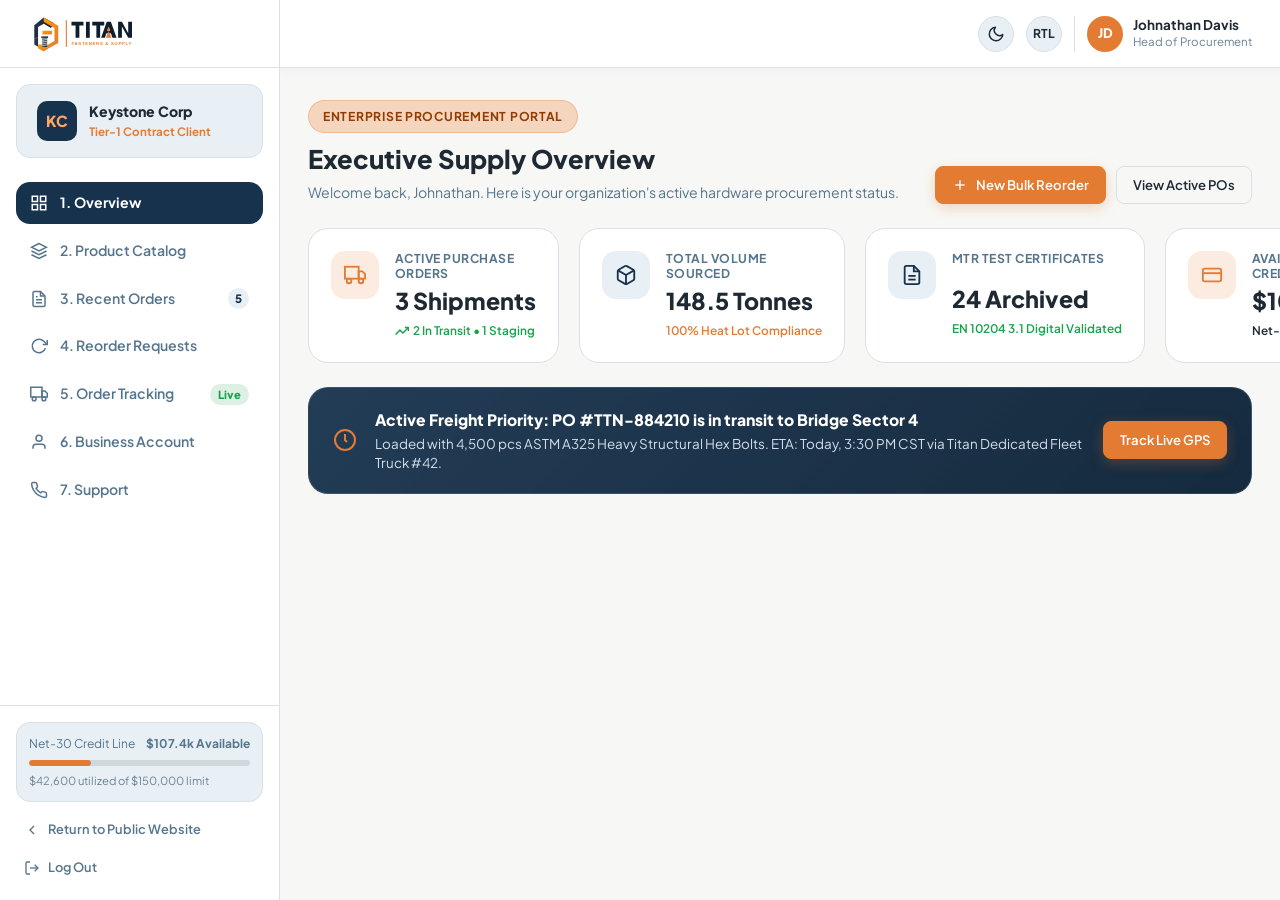
<file: dashboard.html>
<!DOCTYPE html>
<html lang="en" dir="ltr" data-theme="light">
<head>
  <meta charset="UTF-8">
  <meta name="viewport" content="width=device-width, initial-scale=1.0">
  <title>Business Client Dashboard | TITAN FASTENERS — Master Industrial Hardware Distributor</title>
  <meta name="description" content="Titan Fasteners B2B Client Dashboard: Real-time PO tracking, 1-click bulk reorders, digital MTR test certificates, and commercial credit management.">
  <link rel="preconnect" href="https://fonts.googleapis.com">
  <link rel="preconnect" href="https://fonts.gstatic.com" crossorigin>
  <link href="https://fonts.googleapis.com/css2?family=Plus+Jakarta+Sans:wght@400;500;600;700;800&family=Space+Grotesk:wght@600;700;800&display=swap" rel="stylesheet">
  <link rel="icon" type="image/svg+xml" href="assets/images/favicon.svg">
  <link rel="apple-touch-icon" href="assets/images/favicon.svg">
  <link rel="stylesheet" href="assets/css/style.css">
</head>
<body class="dashboard-body">

  <!-- PAGE PRELOADER -->
  <div class="page-preloader" id="pagePreloader">
    <div class="preloader-inner">
      <div class="preloader-brand">
        <div class="preloader-spinner-wrap">
          <div class="preloader-ring"></div>
          <div class="preloader-bolt-icon">
            <svg width="28" height="28" viewBox="0 0 24 24" fill="none" stroke="currentColor" stroke-width="2.5"><path d="M13 2L3 14h9l-1 8 10-12h-9l1-8z"></path></svg>
          </div>
        </div>
        <div class="preloader-logo-text">
          <span class="p-title">TITAN</span>
          <span class="p-sub">INDUSTRIAL SUPPLY</span>
        </div>
      </div>
      <div class="preloader-bar">
        <div class="preloader-progress"></div>
      </div>
    </div>
  </div>

  <div class="dashboard-wrapper">
    
    <!-- ==========================================================================
         SIDEBAR NAVIGATION (Desktop Sticky / Mobile Off-Canvas Drawer)
         ========================================================================== -->
    <aside class="dashboard-sidebar" id="dashboardSidebar">
      
      <div class="dash-sidebar-header">
        <a href="index.html" class="brand-logo" aria-label="TITAN Fasteners Home">
          <img src="assets/images/logo.svg" alt="TITAN Fasteners &amp; Supply" class="brand-logo-img logo-light" style="height: 38px; width: auto;" />
          <img src="assets/images/logo-white.svg" alt="TITAN Fasteners &amp; Supply" class="brand-logo-img logo-dark" style="height: 38px; width: auto;" />
        </a>
        <button class="dash-sidebar-close" id="dashSidebarClose" aria-label="Close sidebar">
          <svg width="20" height="20" viewBox="0 0 24 24" fill="none" stroke="currentColor" stroke-width="2" stroke-linecap="round" stroke-linejoin="round"><line x1="18" y1="6" x2="6" y2="18"></line><line x1="6" y1="6" x2="18" y2="18"></line></svg>
        </button>
      </div>

      <!-- Account Badge -->
      <div class="dash-account-snippet">
        <div class="dash-avatar">KC</div>
        <div class="dash-account-info">
          <span class="dash-account-name">Keystone Corp</span>
          <span class="dash-account-tier">Tier-1 Contract Client</span>
        </div>
      </div>

      <!-- Nav Menu Items -->
      <nav class="dash-nav" aria-label="Dashboard Sections">
        <ul class="dash-nav-list">
          <li>
            <a href="#overview" class="dash-nav-link active">
              <svg width="18" height="18" viewBox="0 0 24 24" fill="none" stroke="currentColor" stroke-width="2"><rect x="3" y="3" width="7" height="7"></rect><rect x="14" y="3" width="7" height="7"></rect><rect x="14" y="14" width="7" height="7"></rect><rect x="3" y="14" width="7" height="7"></rect></svg>
              <span>1. Overview</span>
            </a>
          </li>
          <li>
            <a href="#catalog" class="dash-nav-link">
              <svg width="18" height="18" viewBox="0 0 24 24" fill="none" stroke="currentColor" stroke-width="2"><polygon points="12 2 2 7 12 12 22 7 12 2"></polygon><polyline points="2 17 12 22 22 17"></polyline><polyline points="2 12 12 17 22 12"></polyline></svg>
              <span>2. Product Catalog</span>
            </a>
          </li>
          <li>
            <a href="#recent-orders" class="dash-nav-link">
              <svg width="18" height="18" viewBox="0 0 24 24" fill="none" stroke="currentColor" stroke-width="2"><path d="M14 2H6a2 2 0 0 0-2 2v16a2 2 0 0 0 2 2h12a2 2 0 0 0 2-2V8z"></path><polyline points="14 2 14 8 20 8"></polyline><line x1="16" y1="13" x2="8" y2="13"></line><line x1="16" y1="17" x2="8" y2="17"></line><polyline points="10 9 9 9 8 9"></polyline></svg>
              <span>3. Recent Orders</span>
              <span class="dash-badge-count">5</span>
            </a>
          </li>
          <li>
            <a href="#reorder-requests" class="dash-nav-link">
              <svg width="18" height="18" viewBox="0 0 24 24" fill="none" stroke="currentColor" stroke-width="2"><polyline points="23 4 23 10 17 10"></polyline><path d="M20.49 15a9 9 0 1 1-2.12-9.36L23 10"></path></svg>
              <span>4. Reorder Requests</span>
            </a>
          </li>
          <li>
            <a href="#order-tracking" class="dash-nav-link">
              <svg width="18" height="18" viewBox="0 0 24 24" fill="none" stroke="currentColor" stroke-width="2"><rect x="1" y="3" width="15" height="13"></rect><polygon points="16 8 20 8 23 11 23 16 16 16 16 8"></polygon><circle cx="5.5" cy="18.5" r="2.5"></circle><circle cx="18.5" cy="18.5" r="2.5"></circle></svg>
              <span>5. Order Tracking</span>
              <span class="dash-badge-pulse">Live</span>
            </a>
          </li>
          <li>
            <a href="#business-account" class="dash-nav-link">
              <svg width="18" height="18" viewBox="0 0 24 24" fill="none" stroke="currentColor" stroke-width="2"><path d="M20 21v-2a4 4 0 0 0-4-4H8a4 4 0 0 0-4 4v2"></path><circle cx="12" cy="7" r="4"></circle></svg>
              <span>6. Business Account</span>
            </a>
          </li>
          <li>
            <a href="#support" class="dash-nav-link">
              <svg width="18" height="18" viewBox="0 0 24 24" fill="none" stroke="currentColor" stroke-width="2"><path d="M22 16.92v3a2 2 0 0 1-2.18 2 19.79 19.79 0 0 1-8.63-3.07 19.5 19.5 0 0 1-6-6 19.79 19.79 0 0 1-3.07-8.67A2 2 0 0 1 4.11 2h3a2 2 0 0 1 2 1.72 12.84 12.84 0 0 0 .7 2.81 2 2 0 0 1-.45 2.11L8.09 9.91a16 16 0 0 0 6 6l1.27-1.27a2 2 0 0 1 2.11-.45 12.84 12.84 0 0 0 2.81.7A2 2 0 0 1 22 16.92z"></path></svg>
              <span>7. Support</span>
            </a>
          </li>
        </ul>
      </nav>

      <!-- Sidebar Footer -->
      <div class="dash-sidebar-footer">
        <div class="dash-credit-box">
          <div class="dash-credit-header">
            <span>Net-30 Credit Line</span>
            <strong>$107.4k Available</strong>
          </div>
          <div class="dash-credit-bar">
            <div class="dash-credit-fill" style="width: 28%;"></div>
          </div>
          <div class="dash-credit-meta">$42,600 utilized of $150,000 limit</div>
        </div>
        
        <div class="dash-sidebar-links">
          <a href="index.html" class="dash-back-link">
            <svg width="16" height="16" viewBox="0 0 24 24" fill="none" stroke="currentColor" stroke-width="2"><polyline points="15 18 9 12 15 6"></polyline></svg>
            <span>Return to Public Website</span>
          </a>
          <a href="login.html" class="dash-logout-link">
            <svg width="16" height="16" viewBox="0 0 24 24" fill="none" stroke="currentColor" stroke-width="2"><path d="M9 21H5a2 2 0 0 1-2-2V5a2 2 0 0 1 2-2h4"></path><polyline points="16 17 21 12 16 7"></polyline><line x1="21" y1="12" x2="9" y2="12"></line></svg>
            <span>Log Out</span>
          </a>
        </div>
      </div>

    </aside>

    <!-- Sidebar Backdrop for Mobile/Tablet -->
    <div class="dash-sidebar-backdrop" id="dashSidebarBackdrop"></div>

    <!-- ==========================================================================
         MAIN CONTENT AREA
         ========================================================================== -->
    <div class="dashboard-main-area">
      
      <!-- STICKY TOP BAR -->
      <header class="dash-topbar">
        <div class="dash-topbar-left">
          <!-- Mobile Brand Logo -->
          <a href="index.html" class="dash-topbar-logo brand-logo" aria-label="TITAN Fasteners Home">
            <img src="assets/images/logo.svg" alt="TITAN Fasteners &amp; Supply" class="brand-logo-img logo-light" style="height: 28px; width: auto;" />
            <img src="assets/images/logo-white.svg" alt="TITAN Fasteners &amp; Supply" class="brand-logo-img logo-dark" style="height: 28px; width: auto;" />
          </a>
        </div>

        <div class="dash-topbar-right">
          <!-- Theme Toggle -->
          <button class="icon-btn theme-toggle-btn" aria-label="Toggle theme">
            <svg width="18" height="18" viewBox="0 0 24 24" fill="none" stroke="currentColor" stroke-width="2"><path d="M21 12.79A9 9 0 1 1 11.21 3 7 7 0 0 0 21 12.79z"></path></svg>
          </button>

          <!-- RTL Toggle -->
          <button class="icon-btn rtl-toggle-btn" aria-label="Toggle text direction">RTL</button>

          <!-- User Menu -->
          <div class="dash-user-menu">
            <div class="dash-avatar-sm">JD</div>
            <div class="dash-user-details">
              <span class="user-name">Johnathan Davis</span>
              <span class="user-role">Head of Procurement</span>
            </div>
          </div>

          <!-- Mobile Sidebar Hamburger Toggle (Positioned at far right) -->
          <button class="dash-hamburger-btn" id="dashHamburgerBtn" aria-label="Open sidebar menu">
            <svg width="22" height="22" viewBox="0 0 24 24" fill="none" stroke="currentColor" stroke-width="2"><line x1="3" y1="12" x2="21" y2="12"></line><line x1="3" y1="6" x2="21" y2="6"></line><line x1="3" y1="18" x2="21" y2="18"></line></svg>
          </button>
        </div>
      </header>

      <!-- DASHBOARD MAIN BODY -->
      <main class="dash-content">
        
        <!-- ==========================================================================
             SECTION 1: DASHBOARD OVERVIEW
             ========================================================================== -->
        <section class="dash-section active-tab" id="overview">
          <div class="dash-section-header">
            <div>
              <span class="badge badge-orange" style="margin-bottom: 6px;">Enterprise Procurement Portal</span>
              <h1 class="dash-page-title">Executive Supply Overview</h1>
              <p class="dash-page-subtitle">Welcome back, Johnathan. Here is your organization's active hardware procurement status.</p>
            </div>
            <div class="dash-header-actions">
              <a href="#reorder-requests" class="btn btn-primary btn-sm">
                <svg width="16" height="16" viewBox="0 0 24 24" fill="none" stroke="currentColor" stroke-width="2"><line x1="12" y1="5" x2="12" y2="19"></line><line x1="5" y1="12" x2="19" y2="12"></line></svg>
                New Bulk Reorder
              </a>
              <a href="#recent-orders" class="btn btn-outline btn-sm">View Active POs</a>
            </div>
          </div>

          <!-- 4 Overview Stats Cards (Strict 2x2 on iPad) -->
          <div class="dash-stats-grid">
            
            <div class="dash-stat-card">
              <div class="dash-stat-icon icon-tint-orange">
                <svg width="22" height="22" viewBox="0 0 24 24" fill="none" stroke="currentColor" stroke-width="2"><rect x="1" y="3" width="15" height="13"></rect><polygon points="16 8 20 8 23 11 23 16 16 16 16 8"></polygon><circle cx="5.5" cy="18.5" r="2.5"></circle><circle cx="18.5" cy="18.5" r="2.5"></circle></svg>
              </div>
              <div class="dash-stat-content">
                <div class="dash-stat-label">Active Purchase Orders</div>
                <div class="dash-stat-value">3 Shipments</div>
                <div class="dash-stat-trend text-success">
                  <svg width="14" height="14" viewBox="0 0 24 24" fill="none" stroke="currentColor" stroke-width="2.5"><polyline points="23 6 13.5 15.5 8.5 10.5 1 18"></polyline><polyline points="17 6 23 6 23 12"></polyline></svg>
                  2 In Transit &bull; 1 Staging
                </div>
              </div>
            </div>

            <div class="dash-stat-card">
              <div class="dash-stat-icon">
                <svg width="22" height="22" viewBox="0 0 24 24" fill="none" stroke="currentColor" stroke-width="2"><path d="M21 16V8a2 2 0 0 0-1-1.73l-7-4a2 2 0 0 0-2 0l-7 4A2 2 0 0 0 3 8v8a2 2 0 0 0 1 1.73l7 4a2 2 0 0 0 2 0l7-4A2 2 0 0 0 21 16z"></path><polyline points="3.27 6.96 12 12.01 20.73 6.96"></polyline><line x1="12" y1="22.08" x2="12" y2="12"></line></svg>
              </div>
              <div class="dash-stat-content">
                <div class="dash-stat-label">Total Volume Sourced</div>
                <div class="dash-stat-value">148.5 Tonnes</div>
                <div class="dash-stat-trend text-primary">
                  100% Heat Lot Compliance
                </div>
              </div>
            </div>

            <div class="dash-stat-card">
              <div class="dash-stat-icon">
                <svg width="22" height="22" viewBox="0 0 24 24" fill="none" stroke="currentColor" stroke-width="2"><path d="M14 2H6a2 2 0 0 0-2 2v16a2 2 0 0 0 2 2h12a2 2 0 0 0 2-2V8z"></path><polyline points="14 2 14 8 20 8"></polyline><line x1="16" y1="13" x2="8" y2="13"></line><line x1="16" y1="17" x2="8" y2="17"></line></svg>
              </div>
              <div class="dash-stat-content">
                <div class="dash-stat-label">MTR Test Certificates</div>
                <div class="dash-stat-value">24 Archived</div>
                <div class="dash-stat-trend text-success">
                  EN 10204 3.1 Digital Validated
                </div>
              </div>
            </div>

            <div class="dash-stat-card">
              <div class="dash-stat-icon icon-tint-orange">
                <svg width="22" height="22" viewBox="0 0 24 24" fill="none" stroke="currentColor" stroke-width="2"><rect x="2" y="5" width="20" height="14" rx="2"></rect><line x1="2" y1="10" x2="22" y2="10"></line></svg>
              </div>
              <div class="dash-stat-content">
                <div class="dash-stat-label">Available Commercial Credit</div>
                <div class="dash-stat-value">$107,400.00</div>
                <div class="dash-stat-trend text-muted">
                  Net-30 Terms &bull; Next Invoice Nov 1
                </div>
              </div>
            </div>

          </div>

          <!-- Active Priority Banner -->
          <div class="dash-alert-card">
            <div class="dash-alert-icon">
              <svg width="24" height="24" viewBox="0 0 24 24" fill="none" stroke="currentColor" stroke-width="2"><circle cx="12" cy="12" r="10"></circle><polyline points="12 6 12 12 14 14"></polyline></svg>
            </div>
            <div class="dash-alert-content">
              <h4 class="dash-alert-title">Active Freight Priority: PO #TTN-884210 is in transit to Bridge Sector 4</h4>
              <p class="dash-alert-desc">Loaded with 4,500 pcs ASTM A325 Heavy Structural Hex Bolts. ETA: Today, 3:30 PM CST via Titan Dedicated Fleet Truck #42.</p>
            </div>
            <a href="#order-tracking" class="btn btn-primary btn-sm" style="white-space: nowrap;">Track Live GPS</a>
          </div>
        </section>

        <!-- ==========================================================================
             SECTION 2: PRODUCT CATALOG (Fast B2B Ordering Grid)
             ========================================================================== -->
        <section class="dash-section" id="catalog">
          <div class="dash-section-header">
            <div>
              <span class="badge" style="margin-bottom: 6px;">Wholesale Inventory</span>
              <h2 class="dash-section-title">2. Browse Contract Product Catalog</h2>
              <p class="dash-page-subtitle">Contract-locked unit pricing with instant stock availability and batch MTR archives.</p>
            </div>
            <div class="dash-filter-pill-row">
              <button class="dash-cat-pill active" data-filter="all">All SKUs</button>
              <button class="dash-cat-pill" data-filter="hex">Hex Bolts</button>
              <button class="dash-cat-pill" data-filter="nuts">Heavy Nuts</button>
              <button class="dash-cat-pill" data-filter="washers">Washers</button>
              <button class="dash-cat-pill" data-filter="anchors">Anchors</button>
            </div>
          </div>

          <div class="dash-catalog-grid">
            
            <!-- Item 1 -->
            <div class="dash-product-card" data-category="hex bolts all">
              <div class="dash-prod-top">
                <span class="badge-stock in-stock">450k pcs in Stock</span>
                <span class="dash-sku">SKU: TTN-HEX-A325</span>
              </div>
              <h3 class="dash-prod-name">ASTM A325 Structural Hex Bolt Assembly</h3>
              <div class="dash-prod-specs">
                <div><span>Size:</span> 3/4" - 10 &times; 3-1/2"</div>
                <div><span>Material:</span> Heat Treated Medium Carbon Steel</div>
                <div><span>Finish:</span> Hot-Dip Galvanized (ASTM A153)</div>
                <div><span>MOQ:</span> 500 pcs (1 Master Keg)</div>
              </div>
              <div class="dash-prod-footer">
                <div class="dash-price-box">
                  <span class="price-val">$1.42</span>
                  <span class="price-unit">/ pc (Contract Rate)</span>
                </div>
                <button class="btn btn-primary btn-sm add-reorder-btn" data-sku="TTN-HEX-A325" data-name="ASTM A325 Structural Hex Bolt">
                  + Add to Reorder
                </button>
              </div>
            </div>

            <!-- Item 2 -->
            <div class="dash-product-card" data-category="hex bolts all">
              <div class="dash-prod-top">
                <span class="badge-stock in-stock">260k pcs in Stock</span>
                <span class="dash-sku">SKU: TTN-HEX-109</span>
              </div>
              <h3 class="dash-prod-name">Grade 10.9 Flange Structural Hex Bolt</h3>
              <div class="dash-prod-specs">
                <div><span>Size:</span> M16 &times; 65mm High Tensile</div>
                <div><span>Material:</span> Alloy Steel Quenched &amp; Tempered</div>
                <div><span>Finish:</span> Black Oxide / Geomet Coated</div>
                <div><span>MOQ:</span> 500 pcs (1 Master Keg)</div>
              </div>
              <div class="dash-prod-footer">
                <div class="dash-price-box">
                  <span class="price-val">$0.94</span>
                  <span class="price-unit">/ pc (Contract Rate)</span>
                </div>
                <button class="btn btn-primary btn-sm add-reorder-btn" data-sku="TTN-HEX-109" data-name="Grade 10.9 Flange Hex Bolt">
                  + Add to Reorder
                </button>
              </div>
            </div>

            <!-- Item 3 -->
            <div class="dash-product-card" data-category="nuts all">
              <div class="dash-prod-top">
                <span class="badge-stock in-stock">620k pcs in Stock</span>
                <span class="dash-sku">SKU: TTN-NUT-2H</span>
              </div>
              <h3 class="dash-prod-name">ASTM A194 Grade 2H Heavy Hex Nut</h3>
              <div class="dash-prod-specs">
                <div><span>Size:</span> 3/4" - 10 UNC Heavy Hex</div>
                <div><span>Proof Load:</span> 175,000 PSI High Tensile</div>
                <div><span>Finish:</span> Plain Black Thermal Phosphate</div>
                <div><span>MOQ:</span> 1,000 pcs (2 Master Kegs)</div>
              </div>
              <div class="dash-prod-footer">
                <div class="dash-price-box">
                  <span class="price-val">$0.68</span>
                  <span class="price-unit">/ pc (Contract Rate)</span>
                </div>
                <button class="btn btn-primary btn-sm add-reorder-btn" data-sku="TTN-NUT-2H" data-name="ASTM A194 Gr 2H Heavy Hex Nut">
                  + Add to Reorder
                </button>
              </div>
            </div>

            <!-- Item 4 -->
            <div class="dash-product-card" data-category="washers all">
              <div class="dash-prod-top">
                <span class="badge-stock in-stock">890k pcs in Stock</span>
                <span class="dash-sku">SKU: TTN-WSH-F436</span>
              </div>
              <h3 class="dash-prod-name">ASTM F436 Hardened Steel Structural Washer</h3>
              <div class="dash-prod-specs">
                <div><span>Size:</span> 3/4" ID &times; 1-15/32" OD &times; 0.160" Thk</div>
                <div><span>Hardness:</span> Rockwell C38 - C45</div>
                <div><span>Finish:</span> Mechanically Galvanized</div>
                <div><span>MOQ:</span> 2,000 pcs (Bulk Crate)</div>
              </div>
              <div class="dash-prod-footer">
                <div class="dash-price-box">
                  <span class="price-val">$0.24</span>
                  <span class="price-unit">/ pc (Contract Rate)</span>
                </div>
                <button class="btn btn-primary btn-sm add-reorder-btn" data-sku="TTN-WSH-F436" data-name="ASTM F436 Hardened Washer">
                  + Add to Reorder
                </button>
              </div>
            </div>

            <!-- Item 5 -->
            <div class="dash-product-card" data-category="anchors all">
              <div class="dash-prod-top">
                <span class="badge-stock in-stock">120k pcs in Stock</span>
                <span class="dash-sku">SKU: TTN-ANC-WDG</span>
              </div>
              <h3 class="dash-prod-name">Heavy Duty Stainless Steel Wedge Concrete Anchor</h3>
              <div class="dash-prod-specs">
                <div><span>Size:</span> 5/8" &times; 6" Length</div>
                <div><span>Material:</span> AISI 316 Marine Grade Stainless</div>
                <div><span>Approvals:</span> ICC-ES Cracked Concrete Seismic</div>
                <div><span>MOQ:</span> 250 pcs (Carton)</div>
              </div>
              <div class="dash-prod-footer">
                <div class="dash-price-box">
                  <span class="price-val">$4.85</span>
                  <span class="price-unit">/ pc (Contract Rate)</span>
                </div>
                <button class="btn btn-primary btn-sm add-reorder-btn" data-sku="TTN-ANC-WDG" data-name="SS316 Concrete Wedge Anchor">
                  + Add to Reorder
                </button>
              </div>
            </div>

          </div>
        </section>

        <!-- ==========================================================================
             SECTION 3: RECENT ORDERS (Interactive PO History Table)
             ========================================================================== -->
        <section class="dash-section" id="recent-orders">
          <div class="dash-section-header">
            <div>
              <span class="badge badge-orange" style="margin-bottom: 6px;">Contract Procurement History</span>
              <h2 class="dash-section-title">3. Recent Purchase Orders</h2>
              <p class="dash-page-subtitle">Track shipment milestones, invoices, and download heat lot Material Test Reports.</p>
            </div>
            <div class="dash-header-actions">
              <button class="btn btn-outline btn-sm" onclick="alert('Exporting complete PO ledger to CSV...');">
                <svg width="14" height="14" viewBox="0 0 24 24" fill="none" stroke="currentColor" stroke-width="2"><path d="M21 15v4a2 2 0 0 1-2 2H5a2 2 0 0 1-2-2v-4"></path><polyline points="7 10 12 15 17 10"></polyline><line x1="12" y1="15" x2="12" y2="3"></line></svg>
                Export CSV
              </button>
            </div>
          </div>

          <!-- Controlled Table Container (No Page Horizontal Scroll) -->
          <div class="dash-table-card">
            <div class="dash-table-responsive">
              <table class="dash-table" aria-label="Purchase Order History">
                <thead>
                  <tr>
                    <th>PO Number</th>
                    <th>Order Date</th>
                    <th>Primary Fastener Items</th>
                    <th>Quantity / Weight</th>
                    <th>Total Amount</th>
                    <th>Status</th>
                    <th>MTR Certificate</th>
                    <th>Actions</th>
                  </tr>
                </thead>
                <tbody>
                  
                  <tr>
                    <td>
                      <strong class="text-primary">PO #TTN-884210</strong>
                      <div class="table-sub">Jobsite: Bridge Sector 4</div>
                    </td>
                    <td>Oct 08, 2026</td>
                    <td>
                      <strong>ASTM A325 Heavy Hex Bolts</strong>
                      <div class="table-sub">3/4" &times; 3-1/2" HDG + 2H Nuts</div>
                    </td>
                    <td>4,500 pcs (1.8 MT)</td>
                    <td><strong>$6,390.00</strong></td>
                    <td>
                      <span class="status-badge status-in-transit">
                        <span class="pulse-dot"></span>
                        In Transit
                      </span>
                    </td>
                    <td>
                      <a href="#mtr-download" class="btn-table-mtr" onclick="alert('Downloading Certified EN 10204 3.1 MTR for Heat #HT-992014...'); return false;">
                        <svg width="14" height="14" viewBox="0 0 24 24" fill="none" stroke="currentColor" stroke-width="2"><path d="M14 2H6a2 2 0 0 0-2 2v16a2 2 0 0 0 2 2h12a2 2 0 0 0 2-2V8z"></path><polyline points="14 2 14 8 20 8"></polyline></svg>
                        MTR #992014
                      </a>
                    </td>
                    <td>
                      <a href="#order-tracking" class="btn btn-primary btn-xs">Track Live</a>
                    </td>
                  </tr>

                  <tr>
                    <td>
                      <strong class="text-primary">PO #TTN-884195</strong>
                      <div class="table-sub">Warehouse: Chicago Dock B</div>
                    </td>
                    <td>Oct 04, 2026</td>
                    <td>
                      <strong>Gr 2H Nuts &amp; F436 Washers</strong>
                      <div class="table-sub">3/4" UNC Black Oxide</div>
                    </td>
                    <td>10,000 pcs (2.4 MT)</td>
                    <td><strong>$9,200.00</strong></td>
                    <td>
                      <span class="status-badge status-delivered">
                        <svg width="12" height="12" viewBox="0 0 24 24" fill="none" stroke="currentColor" stroke-width="3"><polyline points="20 6 9 17 4 12"></polyline></svg>
                        Delivered
                      </span>
                    </td>
                    <td>
                      <a href="#mtr-download" class="btn-table-mtr" onclick="alert('Downloading Certified MTR for Heat #HT-881203...'); return false;">
                        <svg width="14" height="14" viewBox="0 0 24 24" fill="none" stroke="currentColor" stroke-width="2"><path d="M14 2H6a2 2 0 0 0-2 2v16a2 2 0 0 0 2 2h12a2 2 0 0 0 2-2V8z"></path><polyline points="14 2 14 8 20 8"></polyline></svg>
                        MTR #881203
                      </a>
                    </td>
                    <td>
                      <button class="btn btn-outline btn-xs" onclick="alert('Reorder items added to Reorder Queue.');">Reorder</button>
                    </td>
                  </tr>

                  <tr>
                    <td>
                      <strong class="text-primary">PO #TTN-884012</strong>
                      <div class="table-sub">Jobsite: Offshore Pier 9</div>
                    </td>
                    <td>Sep 28, 2026</td>
                    <td>
                      <strong>AISI 316 Stainless Wedge Anchors</strong>
                      <div class="table-sub">5/8" &times; 6" Seismic Rated</div>
                    </td>
                    <td>2,000 pcs (0.8 MT)</td>
                    <td><strong>$9,700.00</strong></td>
                    <td>
                      <span class="status-badge status-delivered">
                        <svg width="12" height="12" viewBox="0 0 24 24" fill="none" stroke="currentColor" stroke-width="3"><polyline points="20 6 9 17 4 12"></polyline></svg>
                        Delivered
                      </span>
                    </td>
                    <td>
                      <a href="#mtr-download" class="btn-table-mtr" onclick="alert('Downloading Certified MTR for Heat #HT-774011...'); return false;">
                        <svg width="14" height="14" viewBox="0 0 24 24" fill="none" stroke="currentColor" stroke-width="2"><path d="M14 2H6a2 2 0 0 0-2 2v16a2 2 0 0 0 2 2h12a2 2 0 0 0 2-2V8z"></path><polyline points="14 2 14 8 20 8"></polyline></svg>
                        MTR #774011
                      </a>
                    </td>
                    <td>
                      <button class="btn btn-outline btn-xs" onclick="alert('Reorder items added to Reorder Queue.');">Reorder</button>
                    </td>
                  </tr>

                  <tr>
                    <td>
                      <strong class="text-primary">PO #TTN-883908</strong>
                      <div class="table-sub">Facility: Houston Plant 1</div>
                    </td>
                    <td>Sep 15, 2026</td>
                    <td>
                      <strong>Class 10.9 Metric Flange Bolts</strong>
                      <div class="table-sub">M16 &times; 65mm Geomet Coated</div>
                    </td>
                    <td>8,000 pcs (1.9 MT)</td>
                    <td><strong>$11,840.00</strong></td>
                    <td>
                      <span class="status-badge status-delivered">
                        <svg width="12" height="12" viewBox="0 0 24 24" fill="none" stroke="currentColor" stroke-width="3"><polyline points="20 6 9 17 4 12"></polyline></svg>
                        Delivered
                      </span>
                    </td>
                    <td>
                      <a href="#mtr-download" class="btn-table-mtr" onclick="alert('Downloading Certified MTR for Heat #HT-661902...'); return false;">
                        <svg width="14" height="14" viewBox="0 0 24 24" fill="none" stroke="currentColor" stroke-width="2"><path d="M14 2H6a2 2 0 0 0-2 2v16a2 2 0 0 0 2 2h12a2 2 0 0 0 2-2V8z"></path><polyline points="14 2 14 8 20 8"></polyline></svg>
                        MTR #661902
                      </a>
                    </td>
                    <td>
                      <button class="btn btn-outline btn-xs" onclick="alert('Reorder items added to Reorder Queue.');">Reorder</button>
                    </td>
                  </tr>

                  <tr>
                    <td>
                      <strong class="text-primary">PO #TTN-884222</strong>
                      <div class="table-sub">Jobsite: Tunnel Grid B</div>
                    </td>
                    <td>Oct 08, 2026</td>
                    <td>
                      <strong>ASTM A490 High Strength TC Bolts</strong>
                      <div class="table-sub">7/8" &times; 4" Geomet 500</div>
                    </td>
                    <td>3,200 pcs (1.6 MT)</td>
                    <td><strong>$7,680.00</strong></td>
                    <td>
                      <span class="status-badge status-processing">
                        Staging at Hub
                      </span>
                    </td>
                    <td>
                      <span class="text-muted" style="font-size: 0.8rem;">Pending Final QA</span>
                    </td>
                    <td>
                      <button class="btn btn-outline btn-xs" onclick="alert('PO #TTN-884222 is currently undergoing automated optical thread sorting.');">Status</button>
                    </td>
                  </tr>

                </tbody>
              </table>
            </div>
          </div>
        </section>

        <!-- ==========================================================================
             SECTION 4: REORDER REQUESTS (1-Click Bulk Reorder System)
             ========================================================================== -->
        <section class="dash-section" id="reorder-requests">
          <div class="dash-section-header">
            <div>
              <span class="badge" style="margin-bottom: 6px;">Fast Replenishment</span>
              <h2 class="dash-section-title">4. Bulk Reorder Requests</h2>
              <p class="dash-page-subtitle">Adjust replenishment quantities and generate instant Net-30 purchase orders.</p>
            </div>
            <div class="dash-header-actions">
              <button class="btn btn-outline btn-sm" id="clearReorderQueue">Clear Queue</button>
            </div>
          </div>

          <div class="dash-card">
            <div class="reorder-items-list">
              
              <!-- Item 1 -->
              <div class="reorder-row">
                <div class="reorder-info">
                  <span class="reorder-sku">SKU: TTN-HEX-A325-1</span>
                  <h4 class="reorder-title">ASTM A325 Structural Hex Bolt (3/4" - 10 &times; 3-1/2" HDG)</h4>
                  <div class="reorder-meta">Packaged in 500 pc Steel Kegs &bull; Unit: $1.42 / pc</div>
                </div>
                <div class="reorder-qty-control">
                  <button type="button" class="qty-btn" onclick="adjustQty(this, -500)">-</button>
                  <input type="number" class="qty-input" value="2500" min="500" step="500" onchange="updateReorderTotals()">
                  <button type="button" class="qty-btn" onclick="adjustQty(this, 500)">+</button>
                  <span class="qty-unit-label">pcs</span>
                </div>
                <div class="reorder-line-total">
                  <span class="total-label">Subtotal:</span>
                  <strong class="line-amount" data-unit-price="1.42">$3,550.00</strong>
                </div>
              </div>

              <!-- Item 2 -->
              <div class="reorder-row">
                <div class="reorder-info">
                  <span class="reorder-sku">SKU: TTN-NUT-2H-075</span>
                  <h4 class="reorder-title">ASTM A194 Gr 2H Heavy Hex Nut (3/4" - 10 UNC Black)</h4>
                  <div class="reorder-meta">Packaged in 1,000 pc Master Kegs &bull; Unit: $0.68 / pc</div>
                </div>
                <div class="reorder-qty-control">
                  <button type="button" class="qty-btn" onclick="adjustQty(this, -1000)">-</button>
                  <input type="number" class="qty-input" value="5000" min="1000" step="1000" onchange="updateReorderTotals()">
                  <button type="button" class="qty-btn" onclick="adjustQty(this, 1000)">+</button>
                  <span class="qty-unit-label">pcs</span>
                </div>
                <div class="reorder-line-total">
                  <span class="total-label">Subtotal:</span>
                  <strong class="line-amount" data-unit-price="0.68">$3,400.00</strong>
                </div>
              </div>

              <!-- Item 3 -->
              <div class="reorder-row">
                <div class="reorder-info">
                  <span class="reorder-sku">SKU: TTN-WSH-F436-075</span>
                  <h4 class="reorder-title">ASTM F436 Hardened Structural Washer (3/4" Mechanically Galv)</h4>
                  <div class="reorder-meta">Packaged in 2,000 pc Bulk Crates &bull; Unit: $0.24 / pc</div>
                </div>
                <div class="reorder-qty-control">
                  <button type="button" class="qty-btn" onclick="adjustQty(this, -2000)">-</button>
                  <input type="number" class="qty-input" value="6000" min="2000" step="2000" onchange="updateReorderTotals()">
                  <button type="button" class="qty-btn" onclick="adjustQty(this, 2000)">+</button>
                  <span class="qty-unit-label">pcs</span>
                </div>
                <div class="reorder-line-total">
                  <span class="total-label">Subtotal:</span>
                  <strong class="line-amount" data-unit-price="0.24">$1,440.00</strong>
                </div>
              </div>

            </div>

            <!-- Reorder Summary & Submit Bar -->
            <div class="reorder-submit-bar">
              <div class="reorder-summary-box">
                <div class="summary-line">
                  <span>Reorder Quantity:</span>
                  <strong id="reorderTotalUnits">13,500 pcs (3.2 Tonnes)</strong>
                </div>
                <div class="summary-line">
                  <span>Payment Terms:</span>
                  <strong>Commercial Net-30 Account</strong>
                </div>
                <div class="summary-total-price">
                  <span>Estimated Total PO:</span>
                  <strong id="reorderGrandTotal">$8,390.00</strong>
                </div>
              </div>
              <div class="reorder-submit-actions">
                <div class="form-field" style="margin-bottom: 8px;">
                  <label class="form-label" style="font-size: 0.78rem;">Destination Jobsite / Staging Bay</label>
                  <select class="form-select" style="font-size: 0.85rem; padding: 8px 12px;">
                    <option selected>Bridge Sector 4 (Houston Corridor)</option>
                    <option>Chicago Dock B Manufacturing</option>
                    <option>Offshore Pier 9 Coastal Hub</option>
                  </select>
                </div>
                <button type="button" class="btn btn-primary btn-lg" style="width: 100%;" onclick="alert('Bulk Reorder PO #TTN-884230 created successfully! Staging mobilization initiated at Houston Master Center.');">
                  Submit Bulk Reorder PO
                </button>
              </div>
            </div>
          </div>
        </section>

        <!-- ==========================================================================
             SECTION 5: ORDER TRACKING (Live Freight Telemetry & Stepper)
             ========================================================================== -->
        <section class="dash-section" id="order-tracking">
          <div class="dash-section-header">
            <div>
              <span class="badge badge-orange" style="margin-bottom: 6px;">GPS Telemetry</span>
              <h2 class="dash-section-title">5. Real-Time Order Tracking</h2>
              <p class="dash-page-subtitle">Track priority shipment milestones from factory optical sorting to jobsite unloading.</p>
            </div>
            <div class="dash-header-actions">
              <span class="status-badge status-in-transit">
                <span class="pulse-dot"></span> Live Tracking Active
              </span>
            </div>
          </div>

          <div class="dash-card">
            <div class="tracking-top-grid">
              <div>
                <div class="track-meta-label">Active Shipment Number</div>
                <div class="track-meta-val">PO #TTN-884210 &bull; Freight Bill #TX-78401</div>
              </div>
              <div>
                <div class="track-meta-label">Estimated Jobsite Delivery</div>
                <div class="track-meta-val text-primary">Today &bull; 3:30 PM CST</div>
              </div>
              <div>
                <div class="track-meta-label">Carrier &amp; Dispatch Fleet</div>
                <div class="track-meta-val">Titan Express Freight (Unit #42)</div>
              </div>
              <div>
                <div class="track-meta-label">Delivery Staging Area</div>
                <div class="track-meta-val">Keystone Staging Bay 3 (Crane 2)</div>
              </div>
            </div>

            <!-- Visual Progress Stepper -->
            <div class="tracking-stepper">
              
              <!-- Step 1 (Done) -->
              <div class="step-item step-completed">
                <div class="step-circle">
                  <svg width="14" height="14" viewBox="0 0 24 24" fill="none" stroke="currentColor" stroke-width="3"><polyline points="20 6 9 17 4 12"></polyline></svg>
                </div>
                <div class="step-content">
                  <div class="step-title">PO Confirmed</div>
                  <div class="step-date">Oct 08 &bull; 06:15 AM</div>
                </div>
              </div>

              <!-- Step 2 (Done) -->
              <div class="step-item step-completed">
                <div class="step-circle">
                  <svg width="14" height="14" viewBox="0 0 24 24" fill="none" stroke="currentColor" stroke-width="3"><polyline points="20 6 9 17 4 12"></polyline></svg>
                </div>
                <div class="step-content">
                  <div class="step-title">Optical QA Passed</div>
                  <div class="step-date">Oct 08 &bull; 08:30 AM</div>
                </div>
              </div>

              <!-- Step 3 (Done) -->
              <div class="step-item step-completed">
                <div class="step-circle">
                  <svg width="14" height="14" viewBox="0 0 24 24" fill="none" stroke="currentColor" stroke-width="3"><polyline points="20 6 9 17 4 12"></polyline></svg>
                </div>
                <div class="step-content">
                  <div class="step-title">Pallet Staged &amp; Loaded</div>
                  <div class="step-date">Oct 08 &bull; 10:45 AM</div>
                </div>
              </div>

              <!-- Step 4 (Active / Current) -->
              <div class="step-item step-active">
                <div class="step-circle">
                  <span class="step-active-dot"></span>
                </div>
                <div class="step-content">
                  <div class="step-title">In Transit (On Route)</div>
                  <div class="step-date">Houston I-10 West (Mile 64)</div>
                </div>
              </div>

              <!-- Step 5 (Pending) -->
              <div class="step-item step-pending">
                <div class="step-circle">5</div>
                <div class="step-content">
                  <div class="step-title">Jobsite Offload</div>
                  <div class="step-date">Est. 3:30 PM CST</div>
                </div>
              </div>

            </div>

            <!-- Live Telemetry Details Box -->
            <div class="telemetry-box">
              <div class="telemetry-item">
                <span class="telemetry-label">Assigned Driver:</span>
                <span class="telemetry-value">Marcus Sterling (Certified Crane Rigger)</span>
              </div>
              <div class="telemetry-item">
                <span class="telemetry-label">Driver Contact:</span>
                <span class="telemetry-value">(713) 555-0199</span>
              </div>
              <div class="telemetry-item">
                <span class="telemetry-label">Cargo Weight:</span>
                <span class="telemetry-value">4,500 pcs &bull; 3,960 lbs (1.8 MT)</span>
              </div>
              <div class="telemetry-item">
                <span class="telemetry-label">MTR Heat Lot:</span>
                <span class="telemetry-value">#HT-992014 (Digital Manifest Attached)</span>
              </div>
            </div>
          </div>
        </section>

        <!-- ==========================================================================
             SECTION 6: BUSINESS ACCOUNT (Credit, Billing & Compliance)
             ========================================================================== -->
        <section class="dash-section" id="business-account">
          <div class="dash-section-header">
            <div>
              <span class="badge" style="margin-bottom: 6px;">Enterprise Credentials</span>
              <h2 class="dash-section-title">6. Business Account Profile</h2>
              <p class="dash-page-subtitle">Commercial credit line terms, tax exemption verification, and corporate procurement authorization.</p>
            </div>
          </div>

          <div class="account-cards-grid">
            
            <!-- Card 1: Company Profile -->
            <div class="account-card">
              <div class="account-card-header">
                <div class="icon-tint-box icon-tint-orange">
                  <svg width="22" height="22" viewBox="0 0 24 24" fill="none" stroke="currentColor" stroke-width="2"><path d="M20 21v-2a4 4 0 0 0-4-4H8a4 4 0 0 0-4 4v2"></path><circle cx="12" cy="7" r="4"></circle></svg>
                </div>
                <div>
                  <h3 class="account-card-title">Organization Profile</h3>
                  <div class="account-card-sub">Keystone Construction Corp</div>
                </div>
              </div>
              <div class="account-detail-list">
                <div class="detail-row">
                  <span>Client Account ID:</span>
                  <strong>TTN-884210-CORP</strong>
                </div>
                <div class="detail-row">
                  <span>Contract Classification:</span>
                  <strong>Tier-1 Master Contractor</strong>
                </div>
                <div class="detail-row">
                  <span>Billing Address:</span>
                  <span>10400 Highway 290, Suite 800, Houston, TX 77065</span>
                </div>
                <div class="detail-row">
                  <span>Primary Purchasing Officer:</span>
                  <span>Johnathan Davis (procurement@keystonecorp.com)</span>
                </div>
              </div>
            </div>

            <!-- Card 2: Commercial Credit & Tax -->
            <div class="account-card">
              <div class="account-card-header">
                <div class="icon-tint-box">
                  <svg width="22" height="22" viewBox="0 0 24 24" fill="none" stroke="currentColor" stroke-width="2"><rect x="2" y="5" width="20" height="14" rx="2"></rect><line x1="2" y1="10" x2="22" y2="10"></line></svg>
                </div>
                <div>
                  <h3 class="account-card-title">Net-30 Credit Facility</h3>
                  <div class="account-card-sub">Active &amp; Approved</div>
                </div>
              </div>
              <div class="account-detail-list">
                <div class="detail-row">
                  <span>Credit Limit:</span>
                  <strong>$150,000.00 USD</strong>
                </div>
                <div class="detail-row">
                  <span>Available Balance:</span>
                  <strong class="text-success">$107,400.00 USD</strong>
                </div>
                <div class="detail-row">
                  <span>Payment Terms:</span>
                  <span>Consolidated Monthly Net-30</span>
                </div>
                <div class="detail-row">
                  <span>Sales Tax Exemption:</span>
                  <span class="badge-verified">
                    <svg width="12" height="12" viewBox="0 0 24 24" fill="none" stroke="currentColor" stroke-width="3"><polyline points="20 6 9 17 4 12"></polyline></svg>
                    Verified #TX-992014
                  </span>
                </div>
              </div>
            </div>

          </div>
        </section>

        <!-- ==========================================================================
             SECTION 7: SUPPORT & DEDICATED TECHNICAL MANAGER
             ========================================================================== -->
        <section class="dash-section" id="support">
          <div class="dash-section-header">
            <div>
              <span class="badge badge-orange" style="margin-bottom: 6px;">Technical Desk</span>
              <h2 class="dash-section-title">7. Dedicated Fastener Engineering Support</h2>
              <p class="dash-page-subtitle">Direct application engineering support and 24/7 plant shutdown hotshot dispatch.</p>
            </div>
          </div>

          <div class="support-grid-split">
            
            <!-- Technical Account Manager Card -->
            <div class="tech-manager-card">
              <div class="manager-avatar-wrap">
                <div class="manager-avatar">DR</div>
                <div>
                  <h3 class="manager-name">David Reynolds, P.E.</h3>
                  <div class="manager-title">Senior Structural Fastener Engineer</div>
                  <div class="manager-meta">Assigned Account Specialist (6+ Yrs with Keystone)</div>
                </div>
              </div>
              
              <div class="manager-contact-links">
                <a href="tel:18005558482" class="manager-link-item">
                  <svg width="18" height="18" viewBox="0 0 24 24" fill="none" stroke="currentColor" stroke-width="2"><path d="M22 16.92v3a2 2 0 0 1-2.18 2 19.79 19.79 0 0 1-8.63-3.07 19.5 19.5 0 0 1-6-6 19.79 19.79 0 0 1-3.07-8.67A2 2 0 0 1 4.11 2h3a2 2 0 0 1 2 1.72 12.84 12.84 0 0 0 .7 2.81 2 2 0 0 1-.45 2.11L8.09 9.91a16 16 0 0 0 6 6l1.27-1.27a2 2 0 0 1 2.11-.45 12.84 12.84 0 0 0 2.81.7A2 2 0 0 1 22 16.92z"></path></svg>
                  <span>Direct Desk: (713) 555-8912</span>
                </a>
                <a href="mailto:dreynolds@titanfasteners.com" class="manager-link-item">
                  <svg width="18" height="18" viewBox="0 0 24 24" fill="none" stroke="currentColor" stroke-width="2"><rect x="2" y="4" width="20" height="16" rx="2"></rect><path d="m22 7-8.97 5.7a1.94 1.94 0 0 1-2.06 0L2 7"></path></svg>
                  <span>dreynolds@titanfasteners.com</span>
                </a>
                <div class="manager-link-item" style="color: var(--warm-orange); font-weight: 700;">
                  <svg width="18" height="18" viewBox="0 0 24 24" fill="none" stroke="currentColor" stroke-width="2"><polygon points="12 2 15.09 8.26 22 9.27 17 14.14 18.18 21.02 12 17.77 5.82 21.02 7 14.14 2 9.27 8.91 8.26 12 2"></polygon></svg>
                  <span>24/7 Plant Shutdown Hotline: Ext. 4</span>
                </div>
              </div>
            </div>

            <!-- Quick Inquiry Card -->
            <div class="dash-card">
              <h3 style="font-size: 1.2rem; font-weight: 800; color: var(--text-primary); margin: 0 0 6px;">Submit Engineering Inquiry</h3>
              <p style="font-size: 0.86rem; color: var(--text-secondary); margin: 0 0 16px;">Request drawing reviews, non-standard coating specs, or emergency expedited air-freight.</p>
              
              <form onsubmit="event.preventDefault(); alert('Inquiry sent directly to David Reynolds, P.E. Guaranteed response within 15 minutes.');">
                <div class="form-field" style="margin-bottom: 12px;">
                  <label class="form-label" style="font-size: 0.82rem;">Inquiry Subject</label>
                  <select class="form-select" style="font-size: 0.88rem; padding: 8px 12px;">
                    <option>Technical ASTM Torque Spec Consultation</option>
                    <option>MTR Heat Lot Metallurgical Archive Request</option>
                    <option>Emergency Jobsite Shutdown Expedited Dispatch</option>
                    <option>Consignment VMI Smart-Bin Adjustment</option>
                  </select>
                </div>
                <div class="form-field" style="margin-bottom: 16px;">
                  <label class="form-label" style="font-size: 0.82rem;">Message / Hardware Specs</label>
                  <textarea class="form-textarea" rows="3" placeholder="Specify PO # or hardware requirements..." style="font-size: 0.88rem; min-height: 80px;" required></textarea>
                </div>
                <button type="submit" class="btn btn-primary btn-sm" style="width: 100%;">
                  Send Priority Message to Engineering Desk
                </button>
              </form>
            </div>

          </div>
        </section>

      </main>

    </div>

  </div>

  <script>
    // Tab Switching Function (Single-page view isolation)
    function switchDashTab(targetHash) {
      if (!targetHash) targetHash = '#overview';
      const targetId = targetHash.replace('#', '');
      const targetSection = document.getElementById(targetId);
      
      if (!targetSection || !targetSection.classList.contains('dash-section')) {
        // Fallback to overview if not found
        const overviewSec = document.getElementById('overview');
        if (overviewSec) {
          document.querySelectorAll('.dash-section').forEach(s => s.classList.remove('active-tab'));
          overviewSec.classList.add('active-tab');
          document.querySelectorAll('.dash-nav-link').forEach(l => {
            l.classList.toggle('active', l.getAttribute('href') === '#overview');
          });
        }
        return;
      }

      // Hide all other sections, display only the target tab
      document.querySelectorAll('.dash-section').forEach(sec => {
        sec.classList.remove('active-tab');
      });
      targetSection.classList.add('active-tab');

      // Update sidebar nav active state
      document.querySelectorAll('.dash-nav-link').forEach(link => {
        const linkHref = link.getAttribute('href');
        if (linkHref === `#${targetId}`) {
          link.classList.add('active');
        } else {
          link.classList.remove('active');
        }
      });

      // Scroll smoothly to top of main area
      window.scrollTo({ top: 0, behavior: 'smooth' });
    }

    // Intercept clicks on any internal section links
    document.addEventListener('click', (e) => {
      const link = e.target.closest('a[href^="#"]');
      if (!link) return;
      const href = link.getAttribute('href');
      if (href && href.length > 1 && href !== '#mtr-download') {
        const targetSec = document.querySelector(href);
        if (targetSec && targetSec.classList.contains('dash-section')) {
          e.preventDefault();
          history.pushState(null, '', href);
          switchDashTab(href);
          closeDashSidebar();
        }
      }
    });

    // Handle browser back/forward buttons
    window.addEventListener('popstate', () => {
      switchDashTab(window.location.hash || '#overview');
    });

    // Initialize active tab on load
    window.addEventListener('DOMContentLoaded', () => {
      switchDashTab(window.location.hash || '#overview');
    });

    // Quantity adjustments & totals calculation
    function adjustQty(btn, delta) {
      const input = btn.parentElement.querySelector('.qty-input');
      let val = parseInt(input.value) || 0;
      let min = parseInt(input.min) || 0;
      val = Math.max(min, val + delta);
      input.value = val;
      updateReorderTotals();
    }

    function updateReorderTotals() {
      let totalUnits = 0;
      let grandTotal = 0;
      
      document.querySelectorAll('.reorder-row').forEach(row => {
        const input = row.querySelector('.qty-input');
        const priceElem = row.querySelector('.line-amount');
        const qty = parseInt(input.value) || 0;
        const unitPrice = parseFloat(priceElem.getAttribute('data-unit-price')) || 0;
        const lineTotal = qty * unitPrice;
        
        priceElem.textContent = '$' + lineTotal.toLocaleString('en-US', {minimumFractionDigits: 2, maximumFractionDigits: 2});
        totalUnits += qty;
        grandTotal += lineTotal;
      });

      const totalUnitsElem = document.getElementById('reorderTotalUnits');
      const grandTotalElem = document.getElementById('reorderGrandTotal');
      if (totalUnitsElem) {
        totalUnitsElem.textContent = totalUnits.toLocaleString('en-US') + ' pcs';
      }
      if (grandTotalElem) {
        grandTotalElem.textContent = '$' + grandTotal.toLocaleString('en-US', {minimumFractionDigits: 2, maximumFractionDigits: 2});
      }
    }

    // Catalog quick add to reorder
    document.querySelectorAll('.add-reorder-btn').forEach(btn => {
      btn.addEventListener('click', () => {
        const name = btn.getAttribute('data-name');
        alert(name + ' added to your Bulk Reorder Queue!');
      });
    });

    // Mobile sidebar toggle
    const dashHamburgerBtn = document.getElementById('dashHamburgerBtn');
    const dashSidebar = document.getElementById('dashboardSidebar');
    const dashSidebarBackdrop = document.getElementById('dashSidebarBackdrop');
    const dashSidebarClose = document.getElementById('dashSidebarClose');

    function openDashSidebar() {
      dashSidebar?.classList.add('active');
      dashSidebarBackdrop?.classList.add('active');
      document.body.style.overflow = 'hidden';
    }

    function closeDashSidebar() {
      dashSidebar?.classList.remove('active');
      dashSidebarBackdrop?.classList.remove('active');
      document.body.style.overflow = '';
    }

    dashHamburgerBtn?.addEventListener('click', openDashSidebar);
    dashSidebarClose?.addEventListener('click', closeDashSidebar);
    dashSidebarBackdrop?.addEventListener('click', closeDashSidebar);
  </script>
  <script src="assets/js/main.js"></script>
</body>
</html>
</file>
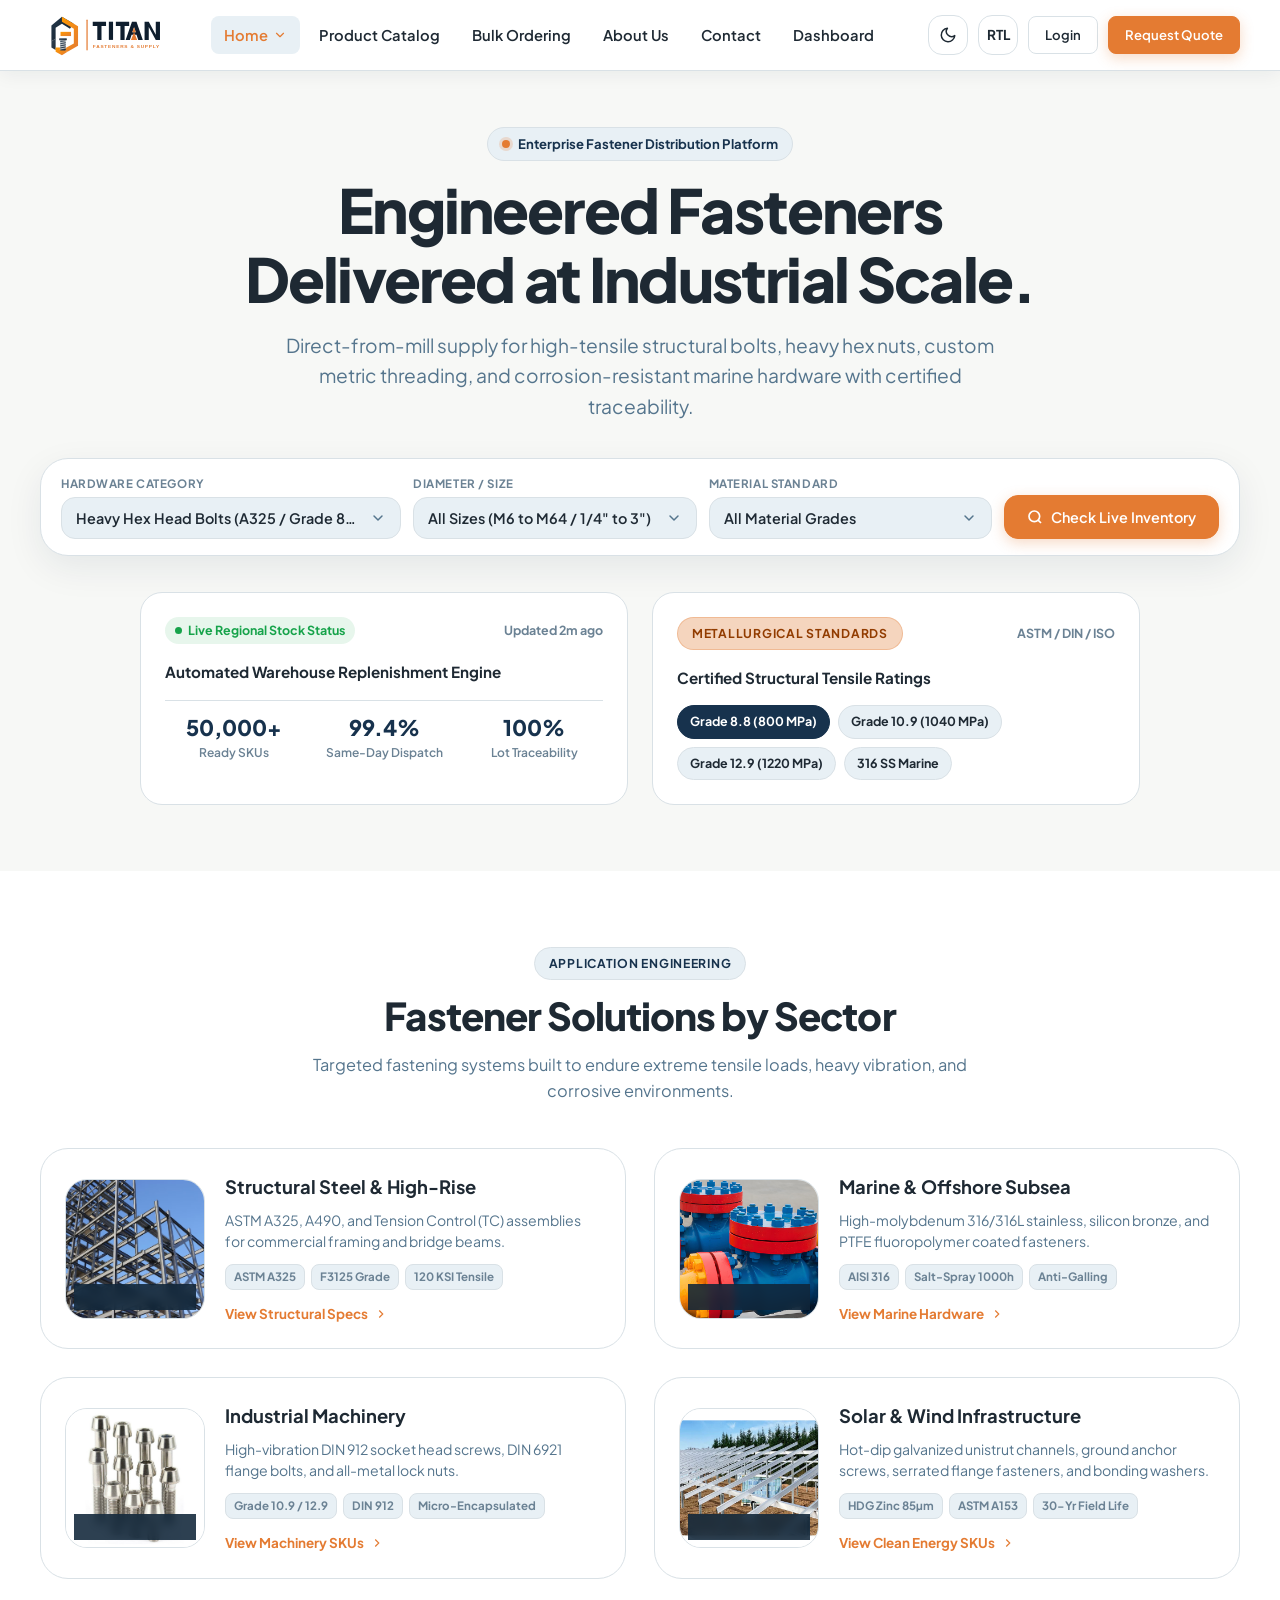
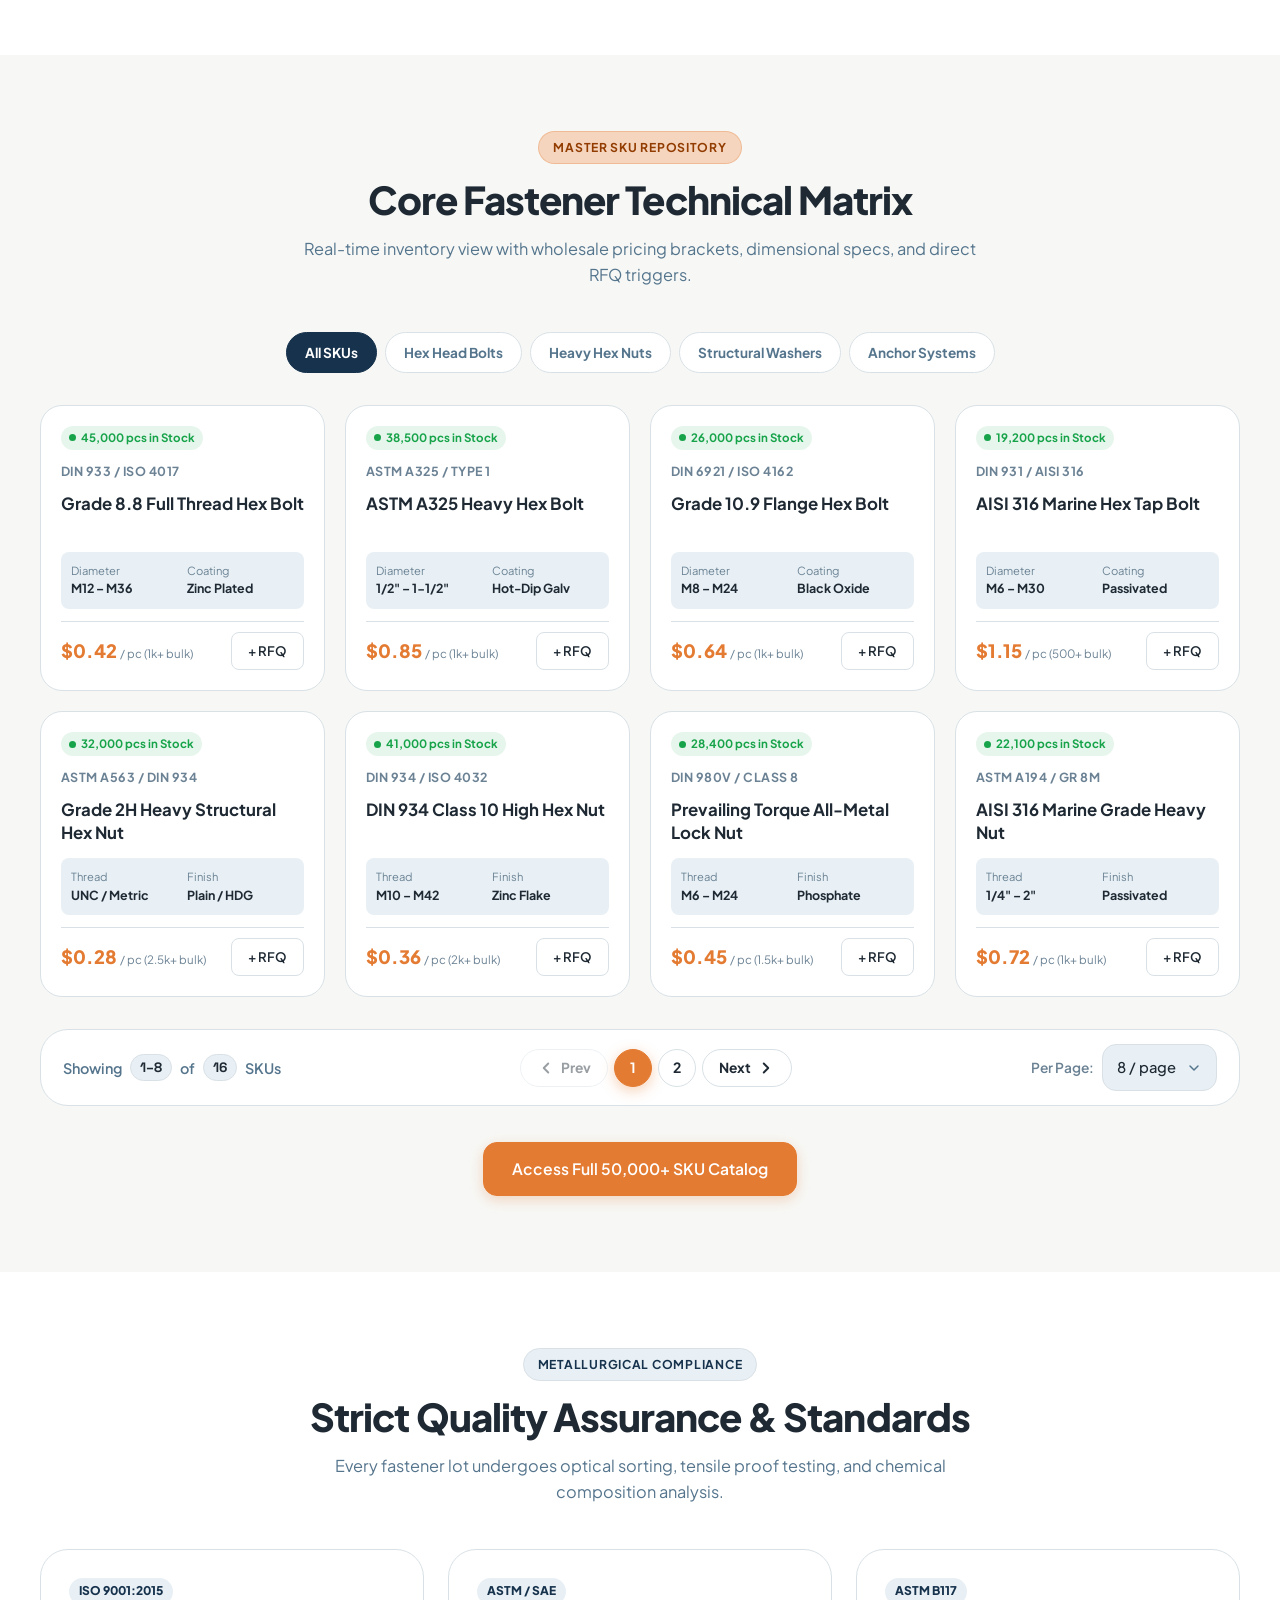
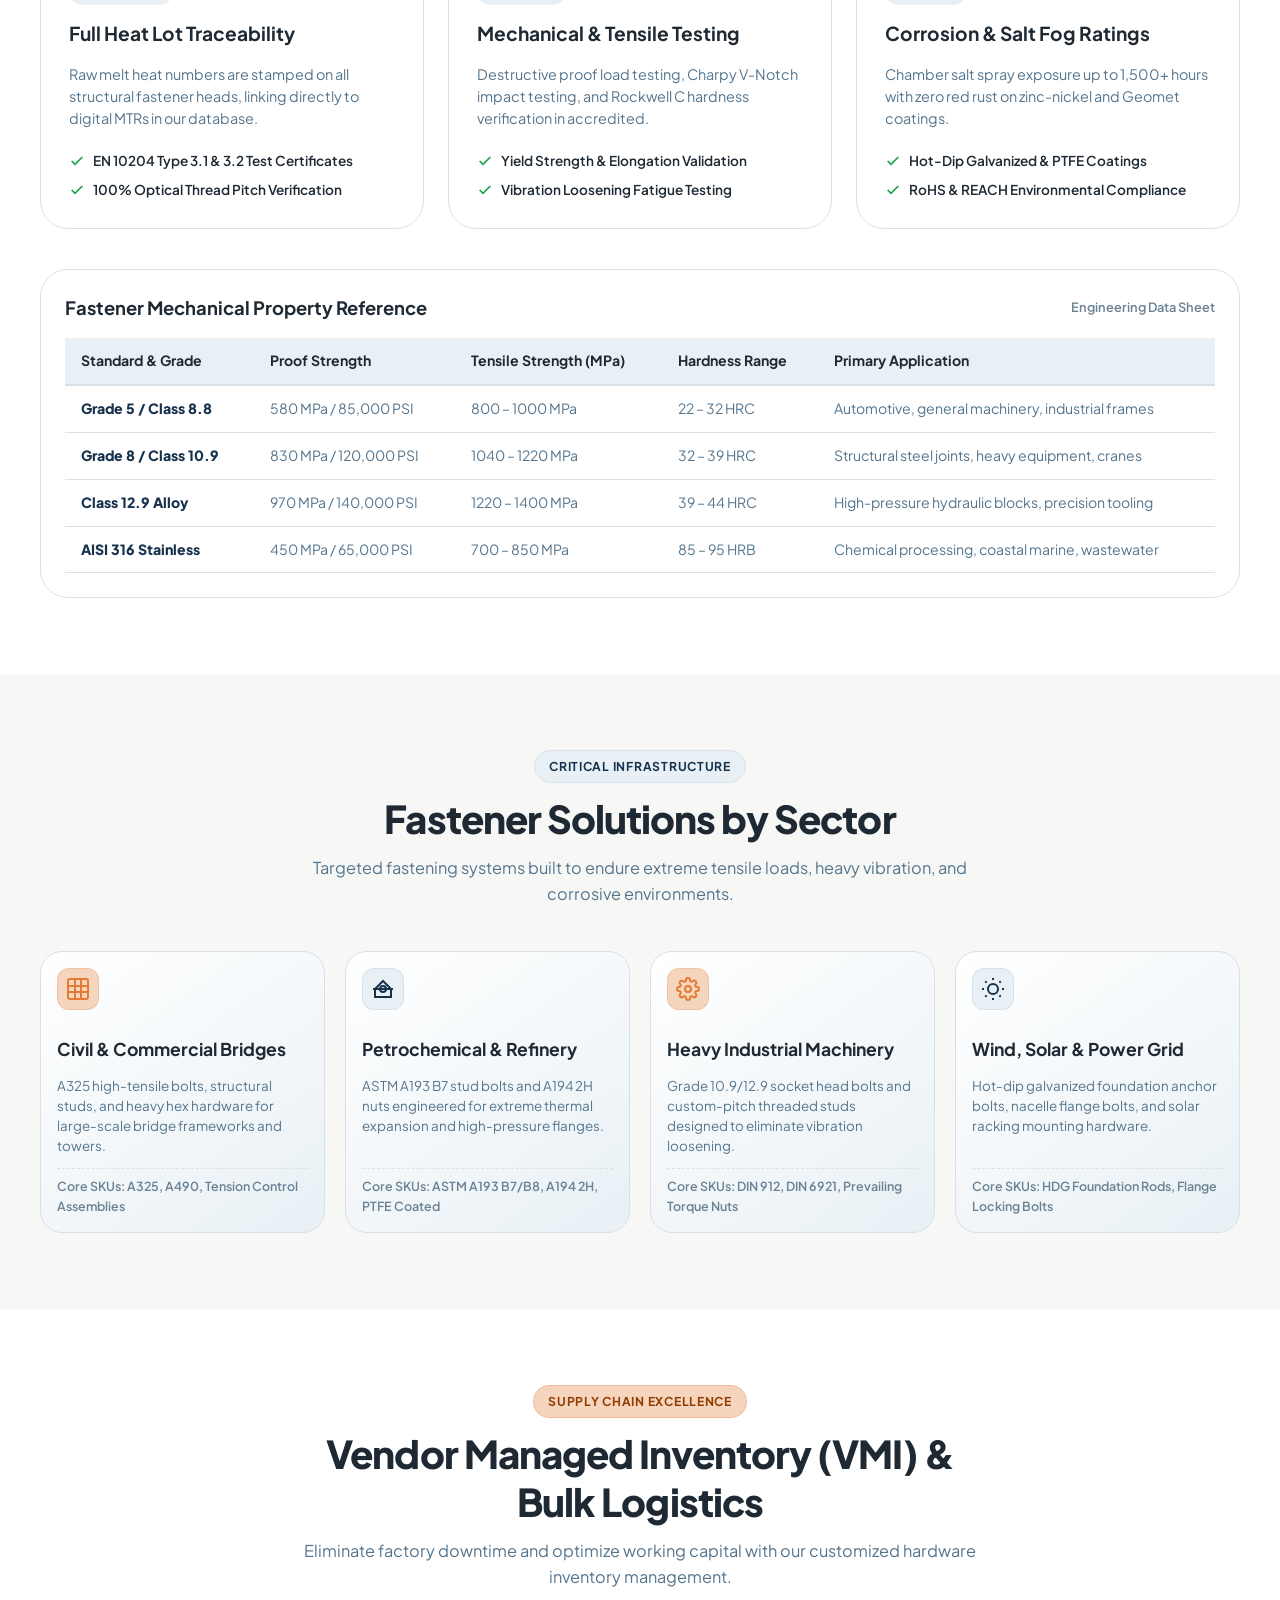
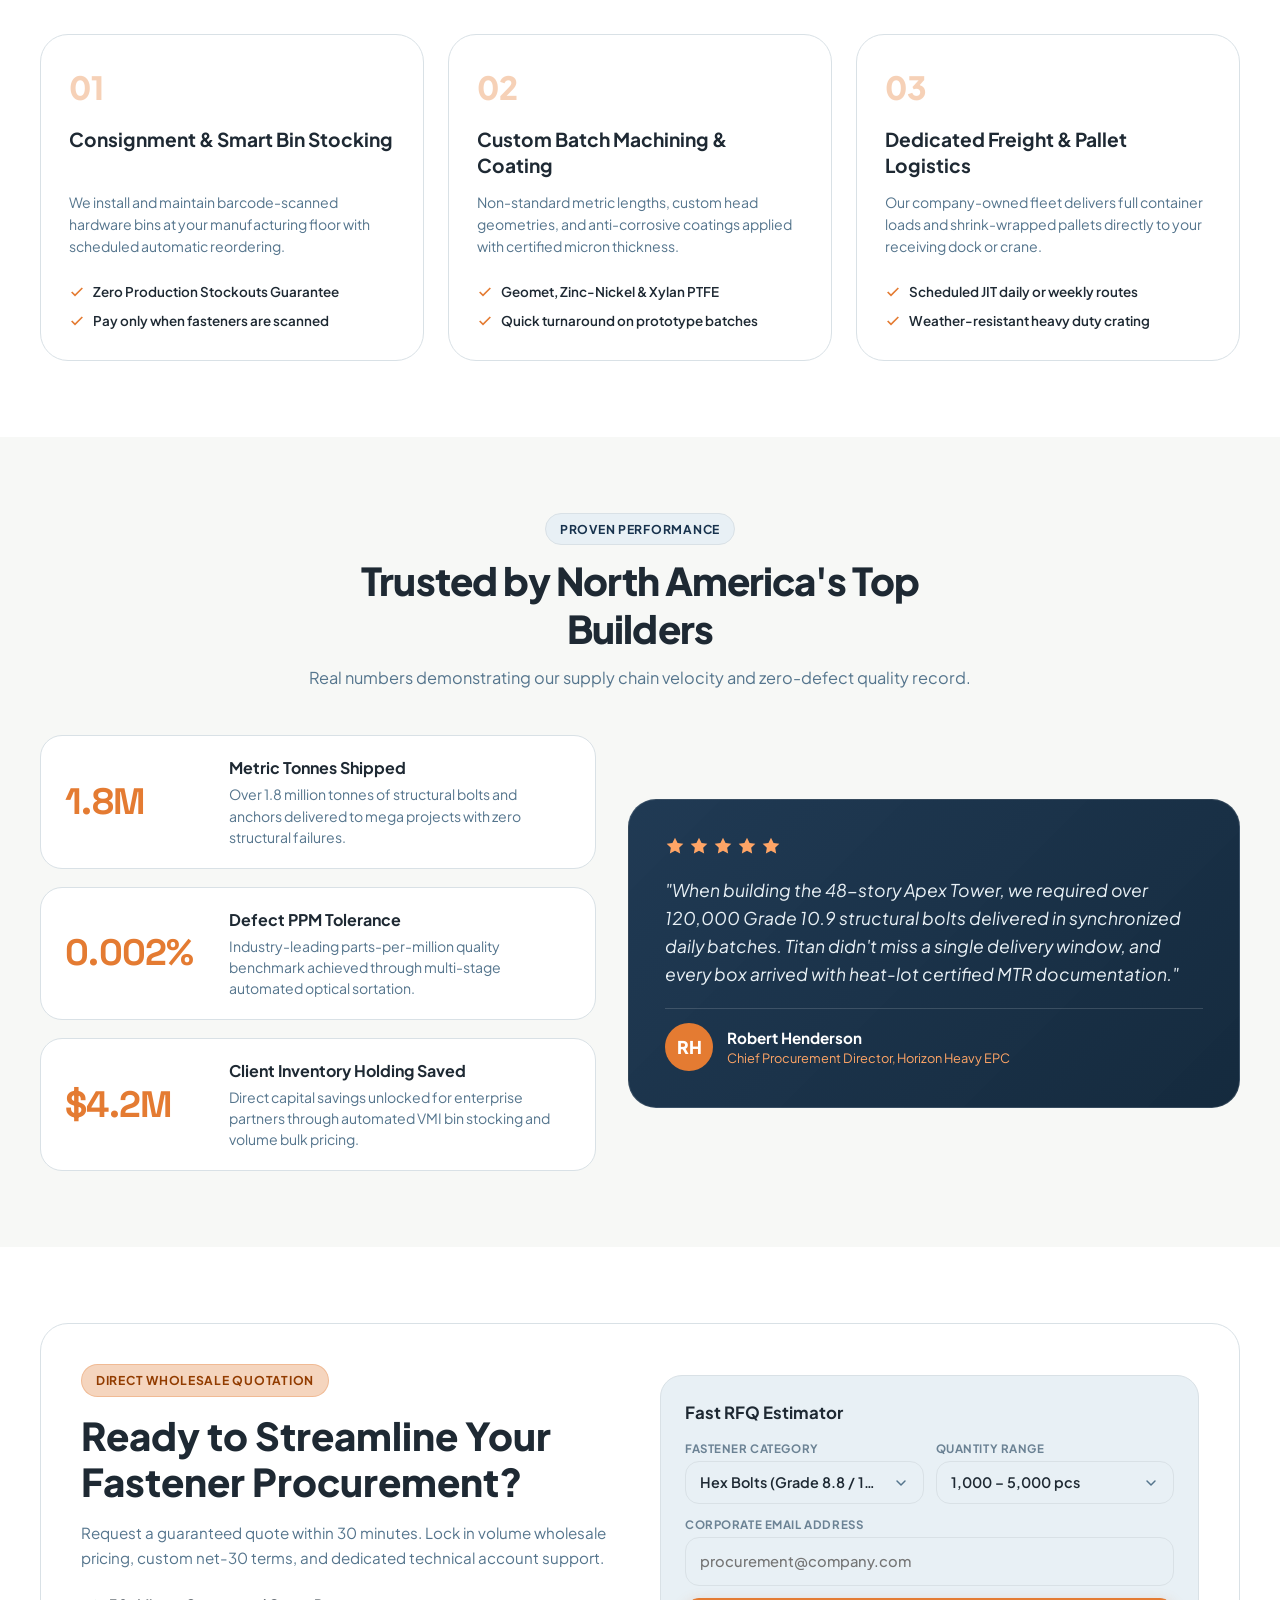
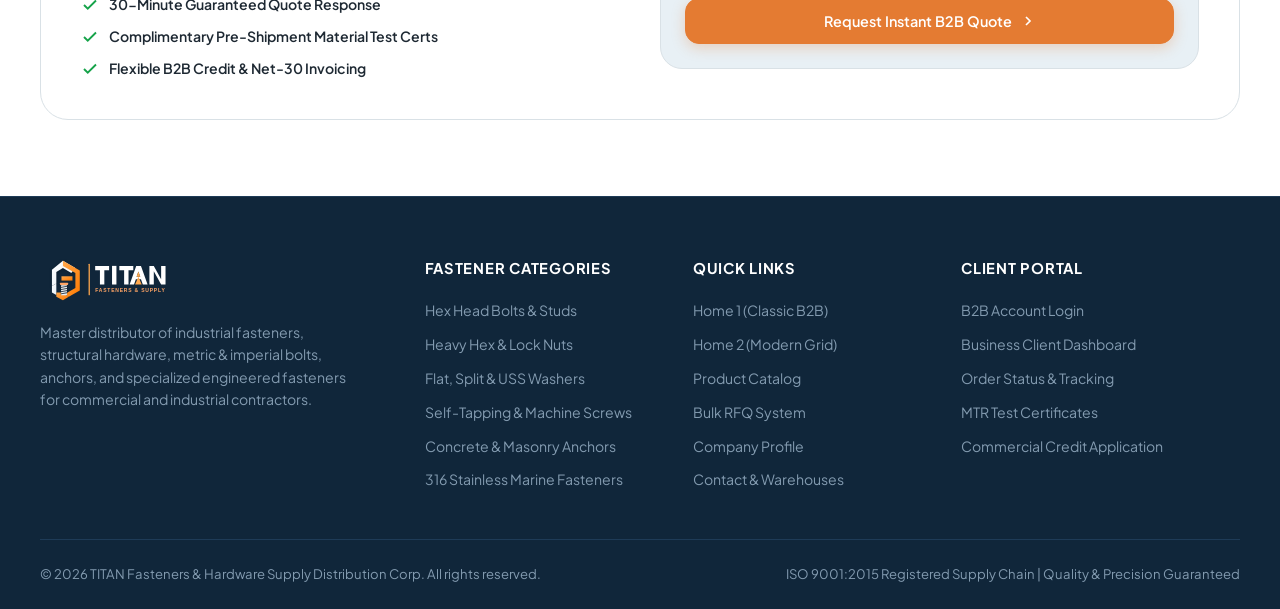
<file: home-2.html>
<!DOCTYPE html>
<html lang="en" dir="ltr" data-theme="light">

<head>
  <meta charset="UTF-8">
  <meta name="viewport" content="width=device-width, initial-scale=1.0">
  <title>TITAN FASTENERS | Industrial Hardware Supply &amp; Engineering Matrix</title>
  <meta name="description"
    content="Wholesale industrial fasteners, hex bolts, heavy hex nuts, anchors, and stainless steel hardware for manufacturers, contractors, and business clients.">
  <link rel="preconnect" href="https://fonts.googleapis.com">
  <link rel="preconnect" href="https://fonts.gstatic.com" crossorigin>
  <link
    href="https://fonts.googleapis.com/css2?family=Plus+Jakarta+Sans:wght@400;500;600;700;800&family=Space+Grotesk:wght@600;700;800&display=swap"
    rel="stylesheet">
  <link rel="icon" type="image/svg+xml" href="assets/images/favicon.svg">
  <link rel="apple-touch-icon" href="assets/images/favicon.svg">
  <link rel="stylesheet" href="assets/css/style.css">
</head>

<body>

  <!-- PAGE PRELOADER -->
  <div class="page-preloader" id="pagePreloader">
    <div class="preloader-inner">
      <div class="preloader-brand">
        <div class="preloader-spinner-wrap">
          <div class="preloader-ring"></div>
          <div class="preloader-bolt-icon">
            <svg width="28" height="28" viewBox="0 0 24 24" fill="none" stroke="currentColor" stroke-width="2.5"><path d="M13 2L3 14h9l-1 8 10-12h-9l1-8z"></path></svg>
          </div>
        </div>
        <div class="preloader-logo-text">
          <span class="p-title">TITAN</span>
          <span class="p-sub">INDUSTRIAL SUPPLY</span>
        </div>
      </div>
      <div class="preloader-bar">
        <div class="preloader-progress"></div>
      </div>
    </div>
  </div>

  <!-- NAVBAR -->
  <header class="navbar-wrapper">
    <div class="container navbar">
      <a href="index.html" class="brand-logo" aria-label="TITAN Fasteners Home">
        <img src="assets/images/logo.svg" alt="TITAN Fasteners &amp; Supply" class="brand-logo-img logo-light" />
        <img src="assets/images/logo-white.svg" alt="TITAN Fasteners &amp; Supply" class="brand-logo-img logo-dark" />
      </a>

      <nav aria-label="Main Navigation">
        <ul class="nav-menu">
          <li class="nav-dropdown">
            <a href="home-2.html" class="nav-link active">
              Home
              <svg width="14" height="14" viewBox="0 0 24 24" fill="none" stroke="currentColor" stroke-width="2"
                stroke-linecap="round" stroke-linejoin="round">
                <polyline points="6 9 12 15 18 9"></polyline>
              </svg>
            </a>
            <div class="nav-dropdown-menu">
              <a href="index.html" class="nav-dropdown-item">Home 1 (Classic B2B)</a>
              <a href="home-2.html" class="nav-dropdown-item active">Home 2 (Modern Grid)</a>
            </div>
          </li>
          <li><a href="catalog.html" class="nav-link">Product Catalog</a></li>
          <li><a href="bulk-ordering.html" class="nav-link">Bulk Ordering</a></li>
          <li><a href="about.html" class="nav-link">About Us</a></li>
          <li><a href="contact.html" class="nav-link">Contact</a></li>
          <li><a href="dashboard.html" class="nav-link">Dashboard</a></li>
        </ul>
      </nav>

      <div class="nav-actions">
        <button class="icon-btn theme-toggle-btn" aria-label="Toggle theme">
          <svg width="18" height="18" viewBox="0 0 24 24" fill="none" stroke="currentColor" stroke-width="2"
            stroke-linecap="round" stroke-linejoin="round">
            <path d="M21 12.79A9 9 0 1 1 11.21 3 7 7 0 0 0 21 12.79z"></path>
          </svg>
        </button>
        <button class="icon-btn rtl-toggle-btn" aria-label="Toggle text direction">RTL</button>
        <a href="login.html" class="btn btn-outline btn-sm">Login</a>
        <a href="bulk-ordering.html" class="btn btn-primary btn-sm">Request Quote</a>
        <button class="hamburger-btn" aria-label="Open mobile navigation menu">
          <svg viewBox="0 0 24 24" fill="none" stroke="currentColor" stroke-width="2" stroke-linecap="round"
            stroke-linejoin="round">
            <line x1="3" y1="12" x2="21" y2="12"></line>
            <line x1="3" y1="6" x2="21" y2="6"></line>
            <line x1="3" y1="18" x2="21" y2="18"></line>
          </svg>
        </button>
      </div>
    </div>
  </header>

  <!-- MOBILE NAVIGATION DRAWER -->
  <div class="mobile-drawer-backdrop" aria-hidden="true">
    <div class="mobile-drawer">
      <div class="mobile-drawer-header">
        <a href="index.html" class="brand-logo" aria-label="TITAN Fasteners Home">
          <img src="assets/images/logo.svg" alt="TITAN Fasteners &amp; Supply" class="brand-logo-img logo-light" />
          <img src="assets/images/logo-white.svg" alt="TITAN Fasteners &amp; Supply" class="brand-logo-img logo-dark" />
        </a>
        <button class="drawer-close-btn" aria-label="Close navigation menu">
          <svg width="20" height="20" viewBox="0 0 24 24" fill="none" stroke="currentColor" stroke-width="2"
            stroke-linecap="round" stroke-linejoin="round">
            <line x1="18" y1="6" x2="6" y2="18"></line>
            <line x1="6" y1="6" x2="18" y2="18"></line>
          </svg>
        </button>
      </div>
      <div class="mobile-drawer-body">
        <ul class="mobile-nav-list">
          <li>
            <button class="mobile-dropdown-header active" data-target="m-home-drop">
              <span>Home</span>
              <svg class="dropdown-chevron" width="16" height="16" viewBox="0 0 24 24" fill="none" stroke="currentColor"
                stroke-width="2">
                <polyline points="6 9 12 15 18 9"></polyline>
              </svg>
            </button>
            <div id="m-home-drop" class="mobile-dropdown-content" style="display: none;">
              <a href="index.html" class="mobile-nav-link">Home 1 (Classic B2B)</a>
              <a href="home-2.html" class="mobile-nav-link active">Home 2 (Modern Grid)</a>
            </div>
          </li>
          <li><a href="catalog.html" class="mobile-nav-link">Product Catalog</a></li>
          <li><a href="bulk-ordering.html" class="mobile-nav-link">Bulk Ordering</a></li>
          <li><a href="about.html" class="mobile-nav-link">About Us</a></li>
          <li><a href="contact.html" class="mobile-nav-link">Contact</a></li>
          <li><a href="dashboard.html" class="mobile-nav-link">Dashboard</a></li>
        </ul>
      </div>
      <div class="mobile-drawer-footer">
        <a href="login.html" class="btn btn-outline" style="width: 100%;">Client Login</a>
        <a href="bulk-ordering.html" class="btn btn-primary" style="width: 100%;">Request Bulk Quote</a>
      </div>
    </div>
  </div>

  <main>
    <!-- ==========================================================================
         SECTION 1: ALTERNATIVE HERO (Full Viewport Coverage + SKU Quick Finder)
         ========================================================================== -->
    <section class="hero-h2" id="hero-home2">
      <div class="container">
        <div class="hero-h2-header">
          <div class="hero-tag">
            <span class="hero-tag-dot"></span>
            Enterprise Fastener Distribution Platform
          </div>
          <h1 class="hero-h2-title">
            Engineered Fasteners Delivered at <span class="highlight">Industrial Scale.</span>
          </h1>
          <p class="hero-h2-desc">
            Direct-from-mill supply for high-tensile structural bolts, heavy hex nuts, custom metric threading, and
            corrosion-resistant marine hardware with certified traceability.
          </p>
        </div>

        <!-- Interactive SKU Fast Finder Bar -->
        <div class="sku-search-box">
          <form class="sku-search-form" onsubmit="event.preventDefault(); window.location.href='catalog.html';">
            <div class="sku-input-group">
              <label class="sku-label" for="sku-category">Hardware Category</label>
              <select id="sku-category" class="sku-select">
                <option value="hex-bolts">Heavy Hex Head Bolts (A325 / Grade 8.8)</option>
                <option value="nuts">Structural &amp; Lock Nuts (Grade 2H / 8)</option>
                <option value="washers">Hardened Flat &amp; Split Washers (F436)</option>
                <option value="anchors">Concrete Wedge &amp; Drop-in Anchors</option>
                <option value="stainless">316 / 304 Marine Stainless Fasteners</option>
              </select>
            </div>
            <div class="sku-input-group">
              <label class="sku-label" for="sku-diameter">Diameter / Size</label>
              <select id="sku-diameter" class="sku-select">
                <option value="all">All Sizes (M6 to M64 / 1/4" to 3")</option>
                <option value="m12">M12 / 1/2" Diameter</option>
                <option value="m16">M16 / 5/8" Diameter</option>
                <option value="m20">M20 / 3/4" Diameter</option>
                <option value="m24">M24 / 1" Diameter</option>
                <option value="m30">M30+ Heavy Structural</option>
              </select>
            </div>
            <div class="sku-input-group">
              <label class="sku-label" for="sku-grade">Material Standard</label>
              <select id="sku-grade" class="sku-select">
                <option value="all">All Material Grades</option>
                <option value="grade8">Grade 8.8 High-Tensile</option>
                <option value="grade10">Grade 10.9 Structural</option>
                <option value="grade12">Grade 12.9 Alloy Steel</option>
                <option value="ss316">AISI 316 Marine Stainless</option>
              </select>
            </div>
            <button type="submit" class="btn btn-primary" style="height: 44px; margin-top: auto;">
              <svg width="16" height="16" viewBox="0 0 24 24" fill="none" stroke="currentColor" stroke-width="2.5">
                <circle cx="11" cy="11" r="8"></circle>
                <line x1="21" y1="21" x2="16.65" y2="16.65"></line>
              </svg>
              Check Live Inventory
            </button>
          </form>
        </div>

        <!-- Dual Telemetry & Spec Cards Grid -->
        <div class="hero-h2-cards-grid">
          <!-- Card 1: Live Supply Telemetry -->
          <div class="hero-telemetry-card">
            <div class="telemetry-header">
              <span class="telemetry-tag">
                <span class="telemetry-pulse"></span>
                Live Regional Stock Status
              </span>
              <span style="font-size: 0.78rem; font-weight: 700; color: var(--text-muted);">Updated 2m ago</span>
            </div>
            <div style="font-size: 0.95rem; font-weight: 700; color: var(--text-primary);">
              Automated Warehouse Replenishment Engine
            </div>
            <div class="telemetry-stats-row">
              <div>
                <div class="telemetry-val">50,000+</div>
                <div class="telemetry-lbl">Ready SKUs</div>
              </div>
              <div>
                <div class="telemetry-val">99.4%</div>
                <div class="telemetry-lbl">Same-Day Dispatch</div>
              </div>
              <div>
                <div class="telemetry-val">100%</div>
                <div class="telemetry-lbl">Lot Traceability</div>
              </div>
            </div>
          </div>

          <!-- Card 2: Interactive Fastener Grade Telemetry -->
          <div class="hero-telemetry-card">
            <div class="telemetry-header">
              <span class="badge badge-orange" style="margin:0;">Metallurgical Standards</span>
              <span style="font-size: 0.78rem; font-weight: 700; color: var(--text-muted);">ASTM / DIN / ISO</span>
            </div>
            <div style="font-size: 0.95rem; font-weight: 700; color: var(--text-primary);">
              Certified Structural Tensile Ratings
            </div>
            <div class="grade-pill-tabs">
              <span class="grade-pill active">Grade 8.8 (800 MPa)</span>
              <span class="grade-pill">Grade 10.9 (1040 MPa)</span>
              <span class="grade-pill">Grade 12.9 (1220 MPa)</span>
              <span class="grade-pill">316 SS Marine</span>
            </div>
          </div>
        </div>
      </div>
    </section>

    <!-- ==========================================================================
         SECTION 2: FASTENER SOLUTIONS BY APPLICATION (Horizontal Split Cards)
         ========================================================================== -->
    <section class="section section-subtle" id="solutions">
      <div class="container">
        <div class="section-header text-center">
          <span class="badge">Application Engineering</span>
          <h2 class="section-title">Fastener Solutions by Sector</h2>
          <p class="section-subtitle">Targeted fastening systems built to endure extreme tensile loads, heavy vibration,
            and corrosive environments.</p>
        </div>

        <div class="h2-solutions-grid">
          <!-- Solution 1 -->
          <article class="h2-solution-card">
            <div class="h2-solution-img-box">
              <img src="assets/images/sector-structural-steel.jpg" alt="Structural Steel & High-Rise Fasteners"
                class="h2-solution-img" loading="lazy">
              <span class="h2-solution-tag">Structural</span>
            </div>
            <div class="h2-solution-content">
              <h3 class="h2-solution-title">Structural Steel &amp; High-Rise</h3>
              <p class="h2-solution-desc">ASTM A325, A490, and Tension Control (TC) assemblies for commercial framing
                and bridge beams.</p>
              <div class="h2-solution-specs">
                <span class="h2-spec-tag">ASTM A325</span>
                <span class="h2-spec-tag">F3125 Grade</span>
                <span class="h2-spec-tag">120 KSI Tensile</span>
              </div>
              <a href="catalog.html?sector=structural" class="h2-solution-link">
                <span>View Structural Specs</span>
                <svg width="14" height="14" viewBox="0 0 24 24" fill="none" stroke="currentColor" stroke-width="2">
                  <polyline points="9 18 15 12 9 6"></polyline>
                </svg>
              </a>
            </div>
          </article>

          <!-- Solution 2 -->
          <article class="h2-solution-card">
            <div class="h2-solution-img-box">
              <img src="assets/images/sector-petrochemical-flange.png" alt="Marine & Offshore Subsea Fasteners"
                class="h2-solution-img" loading="lazy">
              <span class="h2-solution-tag">Marine Subsea</span>
            </div>
            <div class="h2-solution-content">
              <h3 class="h2-solution-title">Marine &amp; Offshore Subsea</h3>
              <p class="h2-solution-desc">High-molybdenum 316/316L stainless, silicon bronze, and PTFE fluoropolymer
                coated fasteners.</p>
              <div class="h2-solution-specs">
                <span class="h2-spec-tag">AISI 316</span>
                <span class="h2-spec-tag">Salt-Spray 1000h</span>
                <span class="h2-spec-tag">Anti-Galling</span>
              </div>
              <a href="catalog.html?sector=marine" class="h2-solution-link">
                <span>View Marine Hardware</span>
                <svg width="14" height="14" viewBox="0 0 24 24" fill="none" stroke="currentColor" stroke-width="2">
                  <polyline points="9 18 15 12 9 6"></polyline>
                </svg>
              </a>
            </div>
          </article>

          <!-- Solution 3 -->
          <article class="h2-solution-card">
            <div class="h2-solution-img-box">
              <img src="assets/images/sector-heavy-machinery-bolts.png" alt="Industrial Machinery Fasteners"
                class="h2-solution-img" loading="lazy">
              <span class="h2-solution-tag">Machinery</span>
            </div>
            <div class="h2-solution-content">
              <h3 class="h2-solution-title">Industrial Machinery</h3>
              <p class="h2-solution-desc">High-vibration DIN 912 socket head screws, DIN 6921 flange bolts, and
                all-metal lock nuts.</p>
              <div class="h2-solution-specs">
                <span class="h2-spec-tag">Grade 10.9 / 12.9</span>
                <span class="h2-spec-tag">DIN 912</span>
                <span class="h2-spec-tag">Micro-Encapsulated</span>
              </div>
              <a href="catalog.html?sector=machinery" class="h2-solution-link">
                <span>View Machinery SKUs</span>
                <svg width="14" height="14" viewBox="0 0 24 24" fill="none" stroke="currentColor" stroke-width="2">
                  <polyline points="9 18 15 12 9 6"></polyline>
                </svg>
              </a>
            </div>
          </article>

          <!-- Solution 4 -->
          <article class="h2-solution-card">
            <div class="h2-solution-img-box">
              <img src="assets/images/sector-solar-racking.png" alt="Solar & Wind Infrastructure Fasteners"
                class="h2-solution-img" loading="lazy">
              <span class="h2-solution-tag">Renewables</span>
            </div>
            <div class="h2-solution-content">
              <h3 class="h2-solution-title">Solar &amp; Wind Infrastructure</h3>
              <p class="h2-solution-desc">Hot-dip galvanized unistrut channels, ground anchor screws, serrated flange
                fasteners, and bonding washers.</p>
              <div class="h2-solution-specs">
                <span class="h2-spec-tag">HDG Zinc 85µm</span>
                <span class="h2-spec-tag">ASTM A153</span>
                <span class="h2-spec-tag">30-Yr Field Life</span>
              </div>
              <a href="catalog.html?sector=solar" class="h2-solution-link">
                <span>View Clean Energy SKUs</span>
                <svg width="14" height="14" viewBox="0 0 24 24" fill="none" stroke="currentColor" stroke-width="2">
                  <polyline points="9 18 15 12 9 6"></polyline>
                </svg>
              </a>
            </div>
          </article>
        </div>
      </div>
    </section>

    <!-- ==========================================================================
         SECTION 3: PRODUCT SHOWCASE (Matrix & Live Stock)
         ========================================================================== -->
    <section class="section" id="product-matrix">
      <div class="container">
        <div class="section-header text-center">
          <span class="badge badge-orange">Master SKU Repository</span>
          <h2 class="section-title">Core Fastener Technical Matrix</h2>
          <p class="section-subtitle">Real-time inventory view with wholesale pricing brackets, dimensional specs, and
            direct RFQ triggers.</p>
        </div>

        <div class="h2-filter-bar" id="h2MatrixFilterBar">
          <button class="h2-filter-btn active" data-filter="all">All SKUs</button>
          <button class="h2-filter-btn" data-filter="bolts">Hex Head Bolts</button>
          <button class="h2-filter-btn" data-filter="nuts">Heavy Hex Nuts</button>
          <button class="h2-filter-btn" data-filter="washers">Structural Washers</button>
          <button class="h2-filter-btn" data-filter="anchors">Anchor Systems</button>
        </div>

        <div class="h2-matrix-grid" id="h2MatrixGrid">
          <!-- BOLTS (4 Cards) -->
          <div class="h2-matrix-card" data-category="bolts all">
            <div class="h2-stock-badge">
              <span class="telemetry-pulse"></span>
              45,000 pcs in Stock
            </div>
            <div class="h2-product-code">DIN 933 / ISO 4017</div>
            <h3 class="h2-product-name">Grade 8.8 Full Thread Hex Bolt</h3>
            <div class="h2-product-param-grid">
              <div class="param-item">
                <span class="param-key">Diameter</span>
                <span class="param-val">M12 – M36</span>
              </div>
              <div class="param-item">
                <span class="param-key">Coating</span>
                <span class="param-val">Zinc Plated</span>
              </div>
            </div>
            <div class="h2-card-pricing-row">
              <div>
                <span class="tier-price">$0.42</span>
                <span class="tier-unit">/ pc (1k+ bulk)</span>
              </div>
              <a href="bulk-ordering.html" class="btn btn-outline btn-sm">+ RFQ</a>
            </div>
          </div>

          <div class="h2-matrix-card" data-category="bolts all">
            <div class="h2-stock-badge">
              <span class="telemetry-pulse"></span>
              38,500 pcs in Stock
            </div>
            <div class="h2-product-code">ASTM A325 / Type 1</div>
            <h3 class="h2-product-name">ASTM A325 Heavy Hex Bolt</h3>
            <div class="h2-product-param-grid">
              <div class="param-item">
                <span class="param-key">Diameter</span>
                <span class="param-val">1/2" – 1-1/2"</span>
              </div>
              <div class="param-item">
                <span class="param-key">Coating</span>
                <span class="param-val">Hot-Dip Galv</span>
              </div>
            </div>
            <div class="h2-card-pricing-row">
              <div>
                <span class="tier-price">$0.85</span>
                <span class="tier-unit">/ pc (1k+ bulk)</span>
              </div>
              <a href="bulk-ordering.html" class="btn btn-outline btn-sm">+ RFQ</a>
            </div>
          </div>

          <div class="h2-matrix-card" data-category="bolts all">
            <div class="h2-stock-badge">
              <span class="telemetry-pulse"></span>
              26,000 pcs in Stock
            </div>
            <div class="h2-product-code">DIN 6921 / ISO 4162</div>
            <h3 class="h2-product-name">Grade 10.9 Flange Hex Bolt</h3>
            <div class="h2-product-param-grid">
              <div class="param-item">
                <span class="param-key">Diameter</span>
                <span class="param-val">M8 – M24</span>
              </div>
              <div class="param-item">
                <span class="param-key">Coating</span>
                <span class="param-val">Black Oxide</span>
              </div>
            </div>
            <div class="h2-card-pricing-row">
              <div>
                <span class="tier-price">$0.64</span>
                <span class="tier-unit">/ pc (1k+ bulk)</span>
              </div>
              <a href="bulk-ordering.html" class="btn btn-outline btn-sm">+ RFQ</a>
            </div>
          </div>

          <div class="h2-matrix-card" data-category="bolts all">
            <div class="h2-stock-badge">
              <span class="telemetry-pulse"></span>
              19,200 pcs in Stock
            </div>
            <div class="h2-product-code">DIN 931 / AISI 316</div>
            <h3 class="h2-product-name">AISI 316 Marine Hex Tap Bolt</h3>
            <div class="h2-product-param-grid">
              <div class="param-item">
                <span class="param-key">Diameter</span>
                <span class="param-val">M6 – M30</span>
              </div>
              <div class="param-item">
                <span class="param-key">Coating</span>
                <span class="param-val">Passivated</span>
              </div>
            </div>
            <div class="h2-card-pricing-row">
              <div>
                <span class="tier-price">$1.15</span>
                <span class="tier-unit">/ pc (500+ bulk)</span>
              </div>
              <a href="bulk-ordering.html" class="btn btn-outline btn-sm">+ RFQ</a>
            </div>
          </div>

          <!-- NUTS (4 Cards) -->
          <div class="h2-matrix-card" data-category="nuts all">
            <div class="h2-stock-badge">
              <span class="telemetry-pulse"></span>
              32,000 pcs in Stock
            </div>
            <div class="h2-product-code">ASTM A563 / DIN 934</div>
            <h3 class="h2-product-name">Grade 2H Heavy Structural Hex Nut</h3>
            <div class="h2-product-param-grid">
              <div class="param-item">
                <span class="param-key">Thread</span>
                <span class="param-val">UNC / Metric</span>
              </div>
              <div class="param-item">
                <span class="param-key">Finish</span>
                <span class="param-val">Plain / HDG</span>
              </div>
            </div>
            <div class="h2-card-pricing-row">
              <div>
                <span class="tier-price">$0.28</span>
                <span class="tier-unit">/ pc (2.5k+ bulk)</span>
              </div>
              <a href="bulk-ordering.html" class="btn btn-outline btn-sm">+ RFQ</a>
            </div>
          </div>

          <div class="h2-matrix-card" data-category="nuts all">
            <div class="h2-stock-badge">
              <span class="telemetry-pulse"></span>
              41,000 pcs in Stock
            </div>
            <div class="h2-product-code">DIN 934 / ISO 4032</div>
            <h3 class="h2-product-name">DIN 934 Class 10 High Hex Nut</h3>
            <div class="h2-product-param-grid">
              <div class="param-item">
                <span class="param-key">Thread</span>
                <span class="param-val">M10 – M42</span>
              </div>
              <div class="param-item">
                <span class="param-key">Finish</span>
                <span class="param-val">Zinc Flake</span>
              </div>
            </div>
            <div class="h2-card-pricing-row">
              <div>
                <span class="tier-price">$0.36</span>
                <span class="tier-unit">/ pc (2k+ bulk)</span>
              </div>
              <a href="bulk-ordering.html" class="btn btn-outline btn-sm">+ RFQ</a>
            </div>
          </div>

          <div class="h2-matrix-card" data-category="nuts all">
            <div class="h2-stock-badge">
              <span class="telemetry-pulse"></span>
              28,400 pcs in Stock
            </div>
            <div class="h2-product-code">DIN 980V / Class 8</div>
            <h3 class="h2-product-name">Prevailing Torque All-Metal Lock Nut</h3>
            <div class="h2-product-param-grid">
              <div class="param-item">
                <span class="param-key">Thread</span>
                <span class="param-val">M6 – M24</span>
              </div>
              <div class="param-item">
                <span class="param-key">Finish</span>
                <span class="param-val">Phosphate</span>
              </div>
            </div>
            <div class="h2-card-pricing-row">
              <div>
                <span class="tier-price">$0.45</span>
                <span class="tier-unit">/ pc (1.5k+ bulk)</span>
              </div>
              <a href="bulk-ordering.html" class="btn btn-outline btn-sm">+ RFQ</a>
            </div>
          </div>

          <div class="h2-matrix-card" data-category="nuts all">
            <div class="h2-stock-badge">
              <span class="telemetry-pulse"></span>
              22,100 pcs in Stock
            </div>
            <div class="h2-product-code">ASTM A194 / Gr 8M</div>
            <h3 class="h2-product-name">AISI 316 Marine Grade Heavy Nut</h3>
            <div class="h2-product-param-grid">
              <div class="param-item">
                <span class="param-key">Thread</span>
                <span class="param-val">1/4" – 2"</span>
              </div>
              <div class="param-item">
                <span class="param-key">Finish</span>
                <span class="param-val">Passivated</span>
              </div>
            </div>
            <div class="h2-card-pricing-row">
              <div>
                <span class="tier-price">$0.72</span>
                <span class="tier-unit">/ pc (1k+ bulk)</span>
              </div>
              <a href="bulk-ordering.html" class="btn btn-outline btn-sm">+ RFQ</a>
            </div>
          </div>

          <!-- WASHERS (4 Cards) -->
          <div class="h2-matrix-card" data-category="washers all">
            <div class="h2-stock-badge">
              <span class="telemetry-pulse"></span>
              78,000 pcs in Stock
            </div>
            <div class="h2-product-code">ASTM F436 / DIN 6916</div>
            <h3 class="h2-product-name">Hardened Structural Flat Washer</h3>
            <div class="h2-product-param-grid">
              <div class="param-item">
                <span class="param-key">Hardness</span>
                <span class="param-val">38-45 HRC</span>
              </div>
              <div class="param-item">
                <span class="param-key">Material</span>
                <span class="param-val">Carbon Steel</span>
              </div>
            </div>
            <div class="h2-card-pricing-row">
              <div>
                <span class="tier-price">$0.11</span>
                <span class="tier-unit">/ pc (5k+ bulk)</span>
              </div>
              <a href="bulk-ordering.html" class="btn btn-outline btn-sm">+ RFQ</a>
            </div>
          </div>

          <div class="h2-matrix-card" data-category="washers all">
            <div class="h2-stock-badge">
              <span class="telemetry-pulse"></span>
              95,000 pcs in Stock
            </div>
            <div class="h2-product-code">DIN 127B / Spring Steel</div>
            <h3 class="h2-product-name">High-Carbon Spring Lock Washer</h3>
            <div class="h2-product-param-grid">
              <div class="param-item">
                <span class="param-key">Hardness</span>
                <span class="param-val">44-51 HRC</span>
              </div>
              <div class="param-item">
                <span class="param-key">Material</span>
                <span class="param-val">Yellow Zinc</span>
              </div>
            </div>
            <div class="h2-card-pricing-row">
              <div>
                <span class="tier-price">$0.08</span>
                <span class="tier-unit">/ pc (5k+ bulk)</span>
              </div>
              <a href="bulk-ordering.html" class="btn btn-outline btn-sm">+ RFQ</a>
            </div>
          </div>

          <div class="h2-matrix-card" data-category="washers all">
            <div class="h2-stock-badge">
              <span class="telemetry-pulse"></span>
              34,000 pcs in Stock
            </div>
            <div class="h2-product-code">DIN 2093 / 50CrV4</div>
            <h3 class="h2-product-name">Heavy Disc Spring Belleville Washer</h3>
            <div class="h2-product-param-grid">
              <div class="param-item">
                <span class="param-key">Hardness</span>
                <span class="param-val">48-52 HRC</span>
              </div>
              <div class="param-item">
                <span class="param-key">Material</span>
                <span class="param-val">Geomet 500B</span>
              </div>
            </div>
            <div class="h2-card-pricing-row">
              <div>
                <span class="tier-price">$0.34</span>
                <span class="tier-unit">/ pc (2k+ bulk)</span>
              </div>
              <a href="bulk-ordering.html" class="btn btn-outline btn-sm">+ RFQ</a>
            </div>
          </div>

          <div class="h2-matrix-card" data-category="washers all">
            <div class="h2-stock-badge">
              <span class="telemetry-pulse"></span>
              27,500 pcs in Stock
            </div>
            <div class="h2-product-code">ASTM F436 / Beveled</div>
            <h3 class="h2-product-name">Square Beveled Structural Taper Washer</h3>
            <div class="h2-product-param-grid">
              <div class="param-item">
                <span class="param-key">Hardness</span>
                <span class="param-val">38-45 HRC</span>
              </div>
              <div class="param-item">
                <span class="param-key">Material</span>
                <span class="param-val">Hot-Dip Galv</span>
              </div>
            </div>
            <div class="h2-card-pricing-row">
              <div>
                <span class="tier-price">$0.52</span>
                <span class="tier-unit">/ pc (1k+ bulk)</span>
              </div>
              <a href="bulk-ordering.html" class="btn btn-outline btn-sm">+ RFQ</a>
            </div>
          </div>

          <!-- ANCHORS (4 Cards) -->
          <div class="h2-matrix-card" data-category="anchors all">
            <div class="h2-stock-badge">
              <span class="telemetry-pulse"></span>
              18,500 pcs in Stock
            </div>
            <div class="h2-product-code">ETA Option 1 / ICC-ES</div>
            <h3 class="h2-product-name">Heavy Concrete Wedge Anchor</h3>
            <div class="h2-product-param-grid">
              <div class="param-item">
                <span class="param-key">Diameter</span>
                <span class="param-val">1/2" – 1-1/4"</span>
              </div>
              <div class="param-item">
                <span class="param-key">Substrate</span>
                <span class="param-val">Cracked Conc.</span>
              </div>
            </div>
            <div class="h2-card-pricing-row">
              <div>
                <span class="tier-price">$1.45</span>
                <span class="tier-unit">/ pc (500+ bulk)</span>
              </div>
              <a href="bulk-ordering.html" class="btn btn-outline btn-sm">+ RFQ</a>
            </div>
          </div>

          <div class="h2-matrix-card" data-category="anchors all">
            <div class="h2-stock-badge">
              <span class="telemetry-pulse"></span>
              24,000 pcs in Stock
            </div>
            <div class="h2-product-code">ETA-02/0044 / Class 8.8</div>
            <h3 class="h2-product-name">High-Load Heavy Drop-In Anchor</h3>
            <div class="h2-product-param-grid">
              <div class="param-item">
                <span class="param-key">Diameter</span>
                <span class="param-val">M6 – M20</span>
              </div>
              <div class="param-item">
                <span class="param-key">Substrate</span>
                <span class="param-val">Solid Concrete</span>
              </div>
            </div>
            <div class="h2-card-pricing-row">
              <div>
                <span class="tier-price">$0.95</span>
                <span class="tier-unit">/ pc (1k+ bulk)</span>
              </div>
              <a href="bulk-ordering.html" class="btn btn-outline btn-sm">+ RFQ</a>
            </div>
          </div>

          <div class="h2-matrix-card" data-category="anchors all">
            <div class="h2-stock-badge">
              <span class="telemetry-pulse"></span>
              14,200 pcs in Stock
            </div>
            <div class="h2-product-code">ASTM A193 B7 / Epoxy</div>
            <h3 class="h2-product-name">Chemical Injection Stud Anchor Rod</h3>
            <div class="h2-product-param-grid">
              <div class="param-item">
                <span class="param-key">Diameter</span>
                <span class="param-val">M12 – M30</span>
              </div>
              <div class="param-item">
                <span class="param-key">Substrate</span>
                <span class="param-val">Seismic Zone C2</span>
              </div>
            </div>
            <div class="h2-card-pricing-row">
              <div>
                <span class="tier-price">$2.30</span>
                <span class="tier-unit">/ pc (250+ bulk)</span>
              </div>
              <a href="bulk-ordering.html" class="btn btn-outline btn-sm">+ RFQ</a>
            </div>
          </div>

          <div class="h2-matrix-card" data-category="anchors all">
            <div class="h2-stock-badge">
              <span class="telemetry-pulse"></span>
              29,800 pcs in Stock
            </div>
            <div class="h2-product-code">DIN 18516 / Solid Core</div>
            <h3 class="h2-product-name">Heavy-Duty Sleeve Expansion Anchor</h3>
            <div class="h2-product-param-grid">
              <div class="param-item">
                <span class="param-key">Diameter</span>
                <span class="param-val">3/8" – 3/4"</span>
              </div>
              <div class="param-item">
                <span class="param-key">Substrate</span>
                <span class="param-val">Brick &amp; Block</span>
              </div>
            </div>
            <div class="h2-card-pricing-row">
              <div>
                <span class="tier-price">$1.10</span>
                <span class="tier-unit">/ pc (750+ bulk)</span>
              </div>
              <a href="bulk-ordering.html" class="btn btn-outline btn-sm">+ RFQ</a>
            </div>
          </div>
        </div>

        <!-- Interactive Full-Responsive Pagination Bar -->
        <div class="h2-pagination-wrapper" id="h2MatrixPaginationWrapper" aria-label="Product Matrix Pagination">
          <div class="h2-pagination-info" id="h2MatrixPaginationInfo">
            Showing <span class="h2-page-range-badge" id="h2PageRange">1–8</span> of <span class="h2-total-count-badge" id="h2TotalCount">16</span> SKUs
          </div>
          
          <div class="h2-pagination-controls" id="h2MatrixPaginationControls" role="navigation" aria-label="Pagination Navigation">
            <button type="button" class="h2-page-nav-btn" id="h2PrevBtn" aria-label="Previous page" disabled>
              <svg width="18" height="18" viewBox="0 0 24 24" fill="none" stroke="currentColor" stroke-width="2.5" stroke-linecap="round" stroke-linejoin="round">
                <polyline points="15 18 9 12 15 6"></polyline>
              </svg>
              <span>Prev</span>
            </button>
            <div class="h2-page-numbers" id="h2PageNumbers" role="group" aria-label="Page selection">
              <!-- Rendered dynamically by JavaScript -->
            </div>
            <button type="button" class="h2-page-nav-btn" id="h2NextBtn" aria-label="Next page">
              <span>Next</span>
              <svg width="18" height="18" viewBox="0 0 24 24" fill="none" stroke="currentColor" stroke-width="2.5" stroke-linecap="round" stroke-linejoin="round">
                <polyline points="9 18 15 12 9 6"></polyline>
              </svg>
            </button>
          </div>

          <div class="h2-pagination-per-page">
            <label for="h2PageSizeSelect" class="h2-page-size-label">Per Page:</label>
            <select id="h2PageSizeSelect" class="h2-page-size-select" aria-label="Select items per page">
              <option value="4">4 / page</option>
              <option value="8" selected>8 / page</option>
              <option value="12">12 / page</option>
              <option value="all">Show All</option>
            </select>
          </div>
        </div>

        <div style="text-align: center; margin-top: 36px;">
          <a href="catalog.html" class="btn btn-primary btn-lg">Access Full 50,000+ SKU Catalog</a>
        </div>
      </div>
    </section>

    <!-- ==========================================================================
         SECTION 4: QUALITY & SPECIFICATION ENGINE (Pillars + Tolerance Table)
         ========================================================================== -->
    <section class="section section-subtle" id="specifications">
      <div class="container">
        <div class="section-header text-center">
          <span class="badge">Metallurgical Compliance</span>
          <h2 class="section-title">Strict Quality Assurance &amp; Standards</h2>
          <p class="section-subtitle">Every fastener lot undergoes optical sorting, tensile proof testing, and chemical
            composition analysis.</p>
        </div>

        <div class="h2-quality-pillars">
          <!-- Pillar 1 -->
          <div class="h2-pillar-card">
            <span class="h2-pillar-badge">ISO 9001:2015</span>
            <h3 class="h2-pillar-title">Full Heat Lot Traceability</h3>
            <p class="h2-pillar-desc">Raw melt heat numbers are stamped on all structural fastener heads, linking
              directly to digital MTRs in our database.</p>
            <ul class="h2-pillar-points">
              <li>
                <svg width="16" height="16" viewBox="0 0 24 24" fill="none" stroke="currentColor" stroke-width="2.5">
                  <polyline points="20 6 9 17 4 12"></polyline>
                </svg>
                <span>EN 10204 Type 3.1 &amp; 3.2 Test Certificates</span>
              </li>
              <li>
                <svg width="16" height="16" viewBox="0 0 24 24" fill="none" stroke="currentColor" stroke-width="2.5">
                  <polyline points="20 6 9 17 4 12"></polyline>
                </svg>
                <span>100% Optical Thread Pitch Verification</span>
              </li>
            </ul>
          </div>

          <!-- Pillar 2 -->
          <div class="h2-pillar-card">
            <span class="h2-pillar-badge">ASTM / SAE</span>
            <h3 class="h2-pillar-title">Mechanical &amp; Tensile Testing</h3>
            <p class="h2-pillar-desc">Destructive proof load testing, Charpy V-Notch impact testing, and Rockwell C
              hardness verification in accredited.</p>
            <ul class="h2-pillar-points">
              <li>
                <svg width="16" height="16" viewBox="0 0 24 24" fill="none" stroke="currentColor" stroke-width="2.5">
                  <polyline points="20 6 9 17 4 12"></polyline>
                </svg>
                <span>Yield Strength &amp; Elongation Validation</span>
              </li>
              <li>
                <svg width="16" height="16" viewBox="0 0 24 24" fill="none" stroke="currentColor" stroke-width="2.5">
                  <polyline points="20 6 9 17 4 12"></polyline>
                </svg>
                <span>Vibration Loosening Fatigue Testing</span>
              </li>
            </ul>
          </div>

          <!-- Pillar 3 -->
          <div class="h2-pillar-card">
            <span class="h2-pillar-badge">ASTM B117</span>
            <h3 class="h2-pillar-title">Corrosion &amp; Salt Fog Ratings</h3>
            <p class="h2-pillar-desc">Chamber salt spray exposure up to 1,500+ hours with zero red rust on zinc-nickel
              and Geomet coatings.</p>
            <ul class="h2-pillar-points">
              <li>
                <svg width="16" height="16" viewBox="0 0 24 24" fill="none" stroke="currentColor" stroke-width="2.5">
                  <polyline points="20 6 9 17 4 12"></polyline>
                </svg>
                <span>Hot-Dip Galvanized &amp; PTFE Coatings</span>
              </li>
              <li>
                <svg width="16" height="16" viewBox="0 0 24 24" fill="none" stroke="currentColor" stroke-width="2.5">
                  <polyline points="20 6 9 17 4 12"></polyline>
                </svg>
                <span>RoHS &amp; REACH Environmental Compliance</span>
              </li>
            </ul>
          </div>
        </div>

        <!-- Tolerance & Material Comparison Table -->
        <div class="tolerance-table-wrapper">
          <div class="tolerance-table-title">
            <span>Fastener Mechanical Property Reference</span>
            <span style="font-size: 0.8rem; font-weight: 600; color: var(--text-muted);">Engineering Data Sheet</span>
          </div>
          <table class="tolerance-table">
            <thead>
              <tr>
                <th>Standard &amp; Grade</th>
                <th>Proof Strength</th>
                <th>Tensile Strength (MPa)</th>
                <th>Hardness Range</th>
                <th>Primary Application</th>
              </tr>
            </thead>
            <tbody>
              <tr>
                <td><span class="tolerance-grade-tag">Grade 5 / Class 8.8</span></td>
                <td>580 MPa / 85,000 PSI</td>
                <td>800 – 1000 MPa</td>
                <td>22 – 32 HRC</td>
                <td>Automotive, general machinery, industrial frames</td>
              </tr>
              <tr>
                <td><span class="tolerance-grade-tag">Grade 8 / Class 10.9</span></td>
                <td>830 MPa / 120,000 PSI</td>
                <td>1040 – 1220 MPa</td>
                <td>32 – 39 HRC</td>
                <td>Structural steel joints, heavy equipment, cranes</td>
              </tr>
              <tr>
                <td><span class="tolerance-grade-tag">Class 12.9 Alloy</span></td>
                <td>970 MPa / 140,000 PSI</td>
                <td>1220 – 1400 MPa</td>
                <td>39 – 44 HRC</td>
                <td>High-pressure hydraulic blocks, precision tooling</td>
              </tr>
              <tr>
                <td><span class="tolerance-grade-tag">AISI 316 Stainless</span></td>
                <td>450 MPa / 65,000 PSI</td>
                <td>700 – 850 MPa</td>
                <td>85 – 95 HRB</td>
                <td>Chemical processing, coastal marine, wastewater</td>
              </tr>
            </tbody>
          </table>
        </div>
      </div>
    </section>

    <!-- ==========================================================================
         SECTION 5: INDUSTRIES SERVED
         ========================================================================== -->
    <section class="section" id="industries">
      <div class="container">
        <div class="section-header text-center">
          <span class="badge">Critical Infrastructure</span>
          <h2 class="section-title">Fastener Solutions by Sector</h2>
          <p class="section-subtitle">Targeted fastening systems built to endure extreme tensile loads, heavy vibration,
            and corrosive environments.</p>
        </div>

        <div class="h2-industries-grid">
          <!-- Industry 1 -->
          <div class="h2-industry-card">
            <div class="icon-tint-box icon-tint-orange">
              <svg width="24" height="24" viewBox="0 0 24 24" fill="none" stroke="currentColor" stroke-width="2"><path d="M4 22h16a2 2 0 0 0 2-2V4a2 2 0 0 0-2-2H4a2 2 0 0 0-2 2v16a2 2 0 0 0 2 2z"></path><path d="M9 2v20"></path><path d="M15 2v20"></path><path d="M2 9h20"></path><path d="M2 15h20"></path></svg>
            </div>
            <h3 class="h2-industry-name">Civil &amp; Commercial Bridges</h3>
            <p class="h2-industry-desc">A325 high-tensile bolts, structural studs, and heavy hex hardware for
              large-scale bridge frameworks and towers.</p>
            <div class="industry-skus-list">Core SKUs: A325, A490, Tension Control Assemblies</div>
          </div>

          <!-- Industry 2 -->
          <div class="h2-industry-card">
            <div class="icon-tint-box">
              <svg width="24" height="24" viewBox="0 0 24 24" fill="none" stroke="currentColor" stroke-width="2"><path d="M2 12h20"></path><path d="M20 12v8H4v-8"></path><path d="m4 12 8-8 8 8"></path><circle cx="12" cy="12" r="3"></circle></svg>
            </div>
            <h3 class="h2-industry-name">Petrochemical &amp; Refinery</h3>
            <p class="h2-industry-desc">ASTM A193 B7 stud bolts and A194 2H nuts engineered for extreme thermal
              expansion and high-pressure flanges.</p>
            <div class="industry-skus-list">Core SKUs: ASTM A193 B7/B8, A194 2H, PTFE Coated</div>
          </div>

          <!-- Industry 3 -->
          <div class="h2-industry-card">
            <div class="icon-tint-box icon-tint-orange">
              <svg width="24" height="24" viewBox="0 0 24 24" fill="none" stroke="currentColor" stroke-width="2"><circle cx="12" cy="12" r="3"></circle><path d="M19.4 15a1.65 1.65 0 0 0 .33 1.82l.06.06a2 2 0 0 1 0 2.83 2 2 0 0 1-2.83 0l-.06-.06a1.65 1.65 0 0 0-1.82-.33 1.65 1.65 0 0 0-1 1.51V21a2 2 0 0 1-2 2 2 2 0 0 1-2-2v-.09A1.65 1.65 0 0 0 9 19.4a1.65 1.65 0 0 0-1.82.33l-.06.06a2 2 0 0 1-2.83 0 2 2 0 0 1 0-2.83l.06-.06a1.65 1.65 0 0 0 .33-1.82 1.65 1.65 0 0 0-1.51-1H3a2 2 0 0 1-2-2 2 2 0 0 1 2-2h.09A1.65 1.65 0 0 0 4.6 9a1.65 1.65 0 0 0-.33-1.82l-.06-.06a2 2 0 0 1 0-2.83 2 2 0 0 1 2.83 0l.06.06a1.65 1.65 0 0 0 1.82.33H9a1.65 1.65 0 0 0 1-1.51V3a2 2 0 0 1 2-2 2 2 0 0 1 2 2v.09a1.65 1.65 0 0 0 1 1.51 1.65 1.65 0 0 0 1.82-.33l.06-.06a2 2 0 0 1 2.83 0 2 2 0 0 1 0 2.83l-.06.06a1.65 1.65 0 0 0-.33 1.82V9a1.65 1.65 0 0 0 1.51 1H21a2 2 0 0 1 2 2 2 2 0 0 1-2 2h-.09a1.65 1.65 0 0 0-1.51 1z"></path></svg>
            </div>
            <h3 class="h2-industry-name">Heavy Industrial Machinery</h3>
            <p class="h2-industry-desc">Grade 10.9/12.9 socket head bolts and custom-pitch threaded studs designed to
              eliminate vibration loosening.</p>
            <div class="industry-skus-list">Core SKUs: DIN 912, DIN 6921, Prevailing Torque Nuts</div>
          </div>

          <!-- Industry 4 -->
          <div class="h2-industry-card">
            <div class="icon-tint-box">
              <svg width="24" height="24" viewBox="0 0 24 24" fill="none" stroke="currentColor" stroke-width="2"><circle cx="12" cy="12" r="5"></circle><line x1="12" y1="1" x2="12" y2="3"></line><line x1="12" y1="21" x2="12" y2="23"></line><line x1="4.22" y1="4.22" x2="5.64" y2="5.64"></line><line x1="18.36" y1="18.36" x2="19.78" y2="19.78"></line><line x1="1" y1="12" x2="3" y2="12"></line><line x1="21" y1="12" x2="23" y2="12"></line><line x1="4.22" y1="19.78" x2="5.64" y2="18.36"></line><line x1="18.36" y1="5.64" x2="19.78" y2="4.22"></line></svg>
            </div>
            <h3 class="h2-industry-name">Wind, Solar &amp; Power Grid</h3>
            <p class="h2-industry-desc">Hot-dip galvanized foundation anchor bolts, nacelle flange bolts, and solar
              racking mounting hardware.</p>
            <div class="industry-skus-list">Core SKUs: HDG Foundation Rods, Flange Locking Bolts</div>
          </div>
        </div>
      </div>
    </section>

    <!-- ==========================================================================
         SECTION 6: BULK SUPPLY BENEFITS & VMI CAPABILITIES
         ========================================================================== -->
    <section class="section section-subtle" id="vmi-capabilities">
      <div class="container">
        <div class="section-header text-center">
          <span class="badge badge-orange">Supply Chain Excellence</span>
          <h2 class="section-title">Vendor Managed Inventory (VMI) &amp; Bulk Logistics</h2>
          <p class="section-subtitle">Eliminate factory downtime and optimize working capital with our customized
            hardware inventory management.</p>
        </div>

        <div class="h2-vmi-grid">
          <!-- Card 1 -->
          <div class="h2-vmi-card">
            <span class="h2-vmi-num">01</span>
            <h3 class="h2-vmi-title">Consignment &amp; Smart Bin Stocking</h3>
            <p class="h2-vmi-desc">We install and maintain barcode-scanned hardware bins at your manufacturing floor
              with scheduled automatic reordering.</p>
            <ul class="h2-vmi-checklist">
              <li>
                <svg width="16" height="16" viewBox="0 0 24 24" fill="none" stroke="currentColor" stroke-width="2.5">
                  <polyline points="20 6 9 17 4 12"></polyline>
                </svg>
                <span>Zero Production Stockouts Guarantee</span>
              </li>
              <li>
                <svg width="16" height="16" viewBox="0 0 24 24" fill="none" stroke="currentColor" stroke-width="2.5">
                  <polyline points="20 6 9 17 4 12"></polyline>
                </svg>
                <span>Pay only when fasteners are scanned</span>
              </li>
            </ul>
          </div>

          <!-- Card 2 -->
          <div class="h2-vmi-card">
            <span class="h2-vmi-num">02</span>
            <h3 class="h2-vmi-title">Custom Batch Machining &amp; Coating</h3>
            <p class="h2-vmi-desc">Non-standard metric lengths, custom head geometries, and anti-corrosive coatings
              applied with certified micron thickness.</p>
            <ul class="h2-vmi-checklist">
              <li>
                <svg width="16" height="16" viewBox="0 0 24 24" fill="none" stroke="currentColor" stroke-width="2.5">
                  <polyline points="20 6 9 17 4 12"></polyline>
                </svg>
                <span>Geomet, Zinc-Nickel &amp; Xylan PTFE</span>
              </li>
              <li>
                <svg width="16" height="16" viewBox="0 0 24 24" fill="none" stroke="currentColor" stroke-width="2.5">
                  <polyline points="20 6 9 17 4 12"></polyline>
                </svg>
                <span>Quick turnaround on prototype batches</span>
              </li>
            </ul>
          </div>

          <!-- Card 3 -->
          <div class="h2-vmi-card">
            <span class="h2-vmi-num">03</span>
            <h3 class="h2-vmi-title">Dedicated Freight &amp; Pallet Logistics</h3>
            <p class="h2-vmi-desc">Our company-owned fleet delivers full container loads and shrink-wrapped pallets
              directly to your receiving dock or crane.</p>
            <ul class="h2-vmi-checklist">
              <li>
                <svg width="16" height="16" viewBox="0 0 24 24" fill="none" stroke="currentColor" stroke-width="2.5">
                  <polyline points="20 6 9 17 4 12"></polyline>
                </svg>
                <span>Scheduled JIT daily or weekly routes</span>
              </li>
              <li>
                <svg width="16" height="16" viewBox="0 0 24 24" fill="none" stroke="currentColor" stroke-width="2.5">
                  <polyline points="20 6 9 17 4 12"></polyline>
                </svg>
                <span>Weather-resistant heavy duty crating</span>
              </li>
            </ul>
          </div>
        </div>
      </div>
    </section>

    <!-- ==========================================================================
         SECTION 7: CLIENT RELIABILITY & CASE METRICS
         ========================================================================== -->
    <section class="section" id="reliability">
      <div class="container">
        <div class="section-header text-center">
          <span class="badge">Proven Performance</span>
          <h2 class="section-title">Trusted by North America's Top Builders</h2>
          <p class="section-subtitle">Real numbers demonstrating our supply chain velocity and zero-defect quality
            record.</p>
        </div>

        <div class="h2-reliability-split">
          <!-- Big Metrics -->
          <div class="h2-metrics-column">
            <div class="h2-big-stat-box">
              <span class="stat-num-huge">1.8M</span>
              <div class="stat-desc-large">
                <strong>Metric Tonnes Shipped</strong>
                Over 1.8 million tonnes of structural bolts and anchors delivered to mega projects with zero structural
                failures.
              </div>
            </div>

            <div class="h2-big-stat-box">
              <span class="stat-num-huge">0.002%</span>
              <div class="stat-desc-large">
                <strong>Defect PPM Tolerance</strong>
                Industry-leading parts-per-million quality benchmark achieved through multi-stage automated optical
                sortation.
              </div>
            </div>

            <div class="h2-big-stat-box">
              <span class="stat-num-huge">$4.2M</span>
              <div class="stat-desc-large">
                <strong>Client Inventory Holding Saved</strong>
                Direct capital savings unlocked for enterprise partners through automated VMI bin stocking and volume
                bulk pricing.
              </div>
            </div>
          </div>

          <!-- Featured Enterprise Testimonial Spotlight -->
          <div class="h2-testimonial-spotlight">
            <div class="quote-stars-row">
              <svg width="20" height="20" viewBox="0 0 24 24" fill="currentColor">
                <polygon
                  points="12 2 15.09 8.26 22 9.27 17 14.14 18.18 21.02 12 17.77 5.82 21.02 7 14.14 2 9.27 8.91 8.26 12 2">
                </polygon>
              </svg>
              <svg width="20" height="20" viewBox="0 0 24 24" fill="currentColor">
                <polygon
                  points="12 2 15.09 8.26 22 9.27 17 14.14 18.18 21.02 12 17.77 5.82 21.02 7 14.14 2 9.27 8.91 8.26 12 2">
                </polygon>
              </svg>
              <svg width="20" height="20" viewBox="0 0 24 24" fill="currentColor">
                <polygon
                  points="12 2 15.09 8.26 22 9.27 17 14.14 18.18 21.02 12 17.77 5.82 21.02 7 14.14 2 9.27 8.91 8.26 12 2">
                </polygon>
              </svg>
              <svg width="20" height="20" viewBox="0 0 24 24" fill="currentColor">
                <polygon
                  points="12 2 15.09 8.26 22 9.27 17 14.14 18.18 21.02 12 17.77 5.82 21.02 7 14.14 2 9.27 8.91 8.26 12 2">
                </polygon>
              </svg>
              <svg width="20" height="20" viewBox="0 0 24 24" fill="currentColor">
                <polygon
                  points="12 2 15.09 8.26 22 9.27 17 14.14 18.18 21.02 12 17.77 5.82 21.02 7 14.14 2 9.27 8.91 8.26 12 2">
                </polygon>
              </svg>
            </div>
            <p class="h2-quote-text">
              "When building the 48-story Apex Tower, we required over 120,000 Grade 10.9 structural bolts delivered in
              synchronized daily batches. Titan didn't miss a single delivery window, and every box arrived with
              heat-lot certified MTR documentation."
            </p>
            <div class="h2-quote-author">
              <div class="author-avatar-box">RH</div>
              <div>
                <div class="author-meta-name">Robert Henderson</div>
                <div class="author-meta-role">Chief Procurement Director, Horizon Heavy EPC</div>
              </div>
            </div>
          </div>
        </div>
      </div>
    </section>

    <!-- ==========================================================================
         SECTION 8: INSTANT RFQ CALCULATOR & QUOTE CTA
         ========================================================================== -->
    <section class="section section-subtle" id="quote-cta">
      <div class="container">
        <div class="h2-cta-container">
          <div class="h2-cta-info">
            <span class="badge badge-orange" style="width:fit-content;">Direct Wholesale Quotation</span>
            <h2 class="h2-cta-title">Ready to Streamline Your Fastener Procurement?</h2>
            <p class="h2-cta-desc">
              Request a guaranteed quote within 30 minutes. Lock in volume wholesale pricing, custom net-30 terms, and
              dedicated technical account support.
            </p>
            <ul class="h2-cta-guarantees">
              <li>
                <svg width="18" height="18" viewBox="0 0 24 24" fill="none" stroke="currentColor" stroke-width="2.5">
                  <polyline points="20 6 9 17 4 12"></polyline>
                </svg>
                <span>30-Minute Guaranteed Quote Response</span>
              </li>
              <li>
                <svg width="18" height="18" viewBox="0 0 24 24" fill="none" stroke="currentColor" stroke-width="2.5">
                  <polyline points="20 6 9 17 4 12"></polyline>
                </svg>
                <span>Complimentary Pre-Shipment Material Test Certs</span>
              </li>
              <li>
                <svg width="18" height="18" viewBox="0 0 24 24" fill="none" stroke="currentColor" stroke-width="2.5">
                  <polyline points="20 6 9 17 4 12"></polyline>
                </svg>
                <span>Flexible B2B Credit &amp; Net-30 Invoicing</span>
              </li>
            </ul>
          </div>

          <!-- Instant Fastener RFQ Estimator Box -->
          <div class="h2-rfq-calculator-box">
            <h3 class="calculator-title">Fast RFQ Estimator</h3>
            <form
              onsubmit="event.preventDefault(); alert('Your bulk inquiry has been received. A dedicated Titan account manager will contact you within 30 minutes.');">
              <div class="calculator-grid">
                <div class="sku-input-group">
                  <label class="sku-label" for="calc-type">Fastener Category</label>
                  <select id="calc-type" class="sku-select">
                    <option>Hex Bolts (Grade 8.8 / 10.9)</option>
                    <option>Heavy Hex Nuts (2H)</option>
                    <option>Hardened Flat Washers</option>
                    <option>Concrete Wedge Anchors</option>
                  </select>
                </div>
                <div class="sku-input-group">
                  <label class="sku-label" for="calc-qty">Quantity Range</label>
                  <select id="calc-qty" class="sku-select">
                    <option>1,000 – 5,000 pcs</option>
                    <option>5,000 – 25,000 pcs</option>
                    <option>25,000 – 100,000+ pcs</option>
                    <option>Full Container Load (FCL)</option>
                  </select>
                </div>
                <div class="sku-input-group calc-full">
                  <label class="sku-label" for="calc-email">Corporate Email Address</label>
                  <input id="calc-email" type="email" class="sku-input" placeholder="procurement@company.com" required>
                </div>
                <div class="sku-input-group calc-full">
                  <button type="submit" class="btn btn-primary" style="width: 100%; height: 46px;">
                    Request Instant B2B Quote
                    <svg width="16" height="16" viewBox="0 0 24 24" fill="none" stroke="currentColor"
                      stroke-width="2.5">
                      <polyline points="9 18 15 12 9 6"></polyline>
                    </svg>
                  </button>
                </div>
              </div>
            </form>
          </div>
        </div>
      </div>
    </section>
  </main>

  <!-- FOOTER -->
  <footer class="footer">
    <div class="container">
      <div class="footer-grid">
        <div class="footer-brand">
          <a href="index.html" class="brand-logo" aria-label="TITAN Fasteners Home">
            <img src="assets/images/logo-white.svg" alt="TITAN Fasteners &amp; Supply"
              class="brand-logo-img footer-logo-img" />
          </a>
          <p>
            Master distributor of industrial fasteners, structural hardware, metric &amp; imperial bolts, anchors, and
            specialized engineered fasteners for commercial and industrial contractors.
          </p>
        </div>

        <div>
          <h4 class="footer-heading">Fastener Categories</h4>
          <ul class="footer-links">
            <li><a href="catalog.html?cat=hex-bolts" class="footer-link">Hex Head Bolts &amp; Studs</a></li>
            <li><a href="catalog.html?cat=nuts" class="footer-link">Heavy Hex &amp; Lock Nuts</a></li>
            <li><a href="catalog.html?cat=washers" class="footer-link">Flat, Split &amp; USS Washers</a></li>
            <li><a href="catalog.html?cat=screws" class="footer-link">Self-Tapping &amp; Machine Screws</a></li>
            <li><a href="catalog.html?cat=anchors" class="footer-link">Concrete &amp; Masonry Anchors</a></li>
            <li><a href="catalog.html?cat=stainless" class="footer-link">316 Stainless Marine Fasteners</a></li>
          </ul>
        </div>

        <div>
          <h4 class="footer-heading">Quick Links</h4>
          <ul class="footer-links">
            <li><a href="index.html" class="footer-link">Home 1 (Classic B2B)</a></li>
            <li><a href="home-2.html" class="footer-link">Home 2 (Modern Grid)</a></li>
            <li><a href="catalog.html" class="footer-link">Product Catalog</a></li>
            <li><a href="bulk-ordering.html" class="footer-link">Bulk RFQ System</a></li>
            <li><a href="about.html" class="footer-link">Company Profile</a></li>
            <li><a href="contact.html" class="footer-link">Contact &amp; Warehouses</a></li>
          </ul>
        </div>

        <div>
          <h4 class="footer-heading">Client Portal</h4>
          <ul class="footer-links">
            <li><a href="login.html" class="footer-link">B2B Account Login</a></li>
            <li><a href="dashboard.html" class="footer-link">Business Client Dashboard</a></li>
            <li><a href="dashboard.html#orders" class="footer-link">Order Status &amp; Tracking</a></li>
            <li><a href="dashboard.html#mtr" class="footer-link">MTR Test Certificates</a></li>
            <li><a href="bulk-ordering.html" class="footer-link">Commercial Credit Application</a></li>
          </ul>
        </div>
      </div>

      <div class="footer-bottom">
        <div>&copy; 2026 TITAN Fasteners &amp; Hardware Supply Distribution Corp. All rights reserved.</div>
        <div>ISO 9001:2015 Registered Supply Chain | Quality &amp; Precision Guaranteed</div>
      </div>
    </div>
  </footer>

  <!-- BACK TO TOP BUTTON -->
  <button class="back-to-top" aria-label="Scroll to top" title="Scroll to top">
    <svg viewBox="0 0 24 24" fill="none" stroke="currentColor" stroke-width="2.5" stroke-linecap="round"
      stroke-linejoin="round">
      <line x1="12" y1="19" x2="12" y2="5"></line>
      <polyline points="5 12 12 5 19 12"></polyline>
    </svg>
  </button>

  <script src="assets/js/main.js"></script>
</body>

</html>
</file>
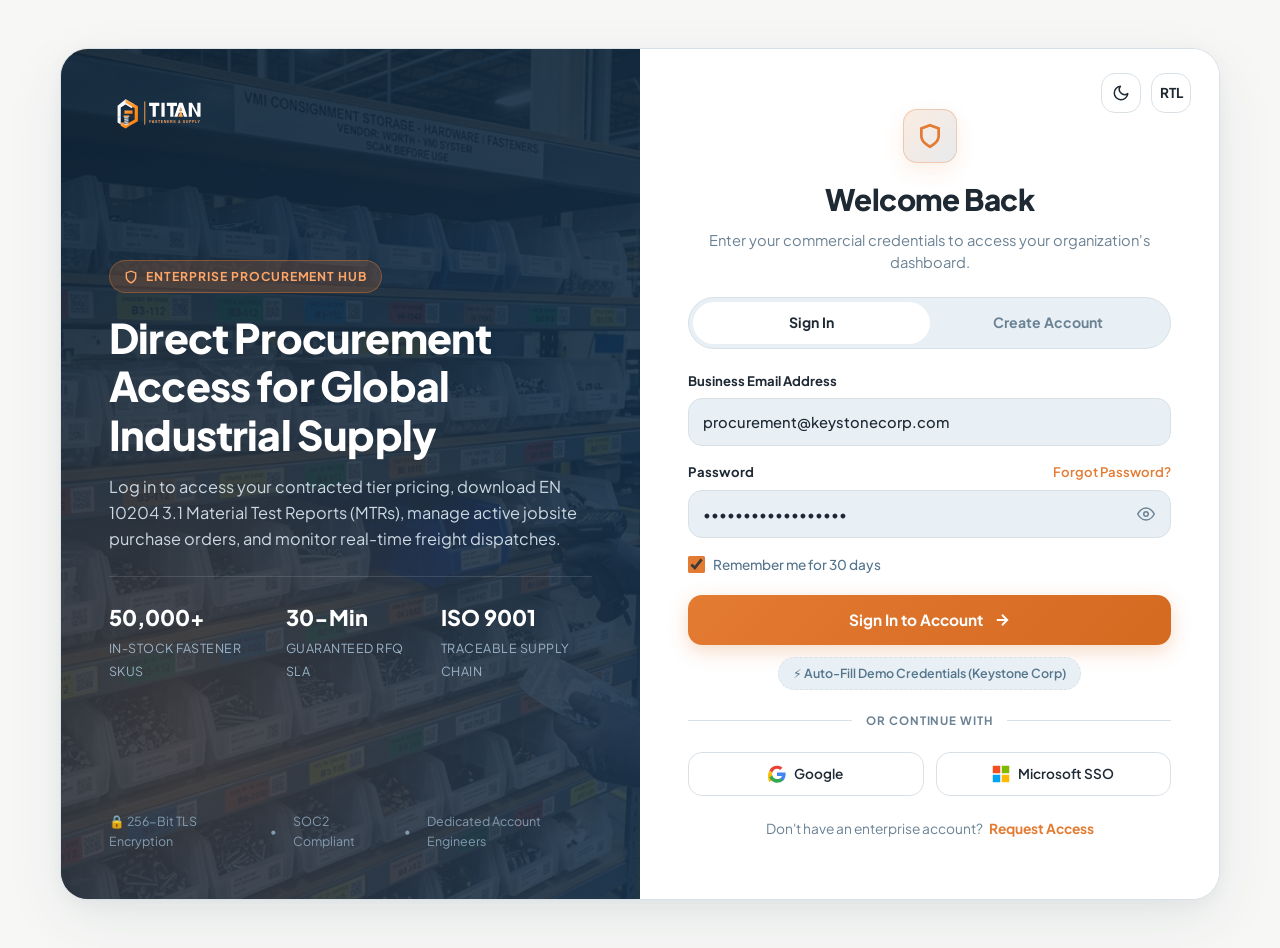
<file: login.html>
<!DOCTYPE html>
<html lang="en" dir="ltr" data-theme="light">
<head>
  <meta charset="UTF-8">
  <meta name="viewport" content="width=device-width, initial-scale=1.0">
  <title>Business Client Access &amp; Procurement Portal | TITAN FASTENERS</title>
  <meta name="description" content="Secure B2B authentication portal for authorized industrial contractors, OEM manufacturers, and commercial procurement teams.">
  <link rel="preconnect" href="https://fonts.googleapis.com">
  <link rel="preconnect" href="https://fonts.gstatic.com" crossorigin>
  <link href="https://fonts.googleapis.com/css2?family=Plus+Jakarta+Sans:wght@400;500;600;700;800&family=Space+Grotesk:wght@600;700;800&display=swap" rel="stylesheet">
  <link rel="icon" type="image/svg+xml" href="assets/images/favicon.svg">
  <link rel="apple-touch-icon" href="assets/images/favicon.svg">
  <link rel="stylesheet" href="assets/css/style.css">
</head>
<body style="background-color: var(--bg-surface); min-height: 100vh;">

  <!-- PAGE PRELOADER -->
  <div class="page-preloader" id="pagePreloader">
    <div class="preloader-inner">
      <div class="preloader-brand">
        <div class="preloader-spinner-wrap">
          <div class="preloader-ring"></div>
          <div class="preloader-bolt-icon">
            <svg width="28" height="28" viewBox="0 0 24 24" fill="none" stroke="currentColor" stroke-width="2.5"><path d="M13 2L3 14h9l-1 8 10-12h-9l1-8z"></path></svg>
          </div>
        </div>
        <div class="preloader-logo-text">
          <span class="p-title">TITAN</span>
          <span class="p-sub">INDUSTRIAL SUPPLY</span>
        </div>
      </div>
      <div class="preloader-bar">
        <div class="preloader-progress"></div>
      </div>
    </div>
  </div>

  <main class="auth-page-section">
    <div class="container auth-container">
      <div class="auth-split-wrapper">
        
        <!-- ==========================================================================
             LEFT COLUMN: INDUSTRIAL BRAND & VALUE PROPOSITION SHOWCASE
             ========================================================================== -->
        <div class="auth-visual-side">
      <div class="auth-visual-overlay"></div>
      
      <!-- Top Bar on Visual Side -->
      <div class="auth-visual-top">
        <a href="index.html" class="brand-logo" aria-label="TITAN Fasteners Home">
          <img src="assets/images/logo-white.svg" alt="TITAN Fasteners &amp; Supply" style="height: 32px; width: auto;" />
        </a>
      </div>

      <!-- Center Feature Content -->
      <div class="auth-visual-content">
        <div class="auth-visual-badge">
          <svg width="14" height="14" viewBox="0 0 24 24" fill="none" stroke="currentColor" stroke-width="2.5"><path d="M12 22s8-4 8-10V5l-8-3-8 3v7c0 6 8 10 8 10z"></path></svg>
          <span>Enterprise Procurement Hub</span>
        </div>
        <h1 class="auth-visual-title">Direct Procurement Access for Global Industrial Supply</h1>
        <p class="auth-visual-desc">
          Log in to access your contracted tier pricing, download EN 10204 3.1 Material Test Reports (MTRs), manage active jobsite purchase orders, and monitor real-time freight dispatches.
        </p>

        <!-- Stats Highlight Grid -->
        <div class="auth-visual-stats">
          <div class="auth-stat-item">
            <span class="stat-num">50,000+</span>
            <span class="stat-lbl">In-Stock Fastener SKUs</span>
          </div>
          <div class="auth-stat-item">
            <span class="stat-num">30-Min</span>
            <span class="stat-lbl">Guaranteed RFQ SLA</span>
          </div>
          <div class="auth-stat-item">
            <span class="stat-num">ISO 9001</span>
            <span class="stat-lbl">Traceable Supply Chain</span>
          </div>
        </div>
      </div>

      <!-- Bottom Compliance Info -->
      <div class="auth-visual-bottom">
        <span>🔒 256-Bit TLS Encryption</span>
        <span>&bull;</span>
        <span>SOC2 Compliant</span>
        <span>&bull;</span>
        <span>Dedicated Account Engineers</span>
      </div>
    </div>

    <!-- ==========================================================================
         RIGHT COLUMN: INTERACTIVE AUTHENTICATION & REGISTRATION PORTAL
         ========================================================================== -->
    <div class="auth-form-side">
      
      <!-- Top Corner Controls (Theme & RTL) -->
      <div class="auth-top-controls">
        <button class="icon-btn theme-toggle-btn" aria-label="Toggle theme" title="Toggle theme">
          <svg width="18" height="18" viewBox="0 0 24 24" fill="none" stroke="currentColor" stroke-width="2"><path d="M21 12.79A9 9 0 1 1 11.21 3 7 7 0 0 0 21 12.79z"></path></svg>
        </button>
        <button class="icon-btn rtl-toggle-btn" aria-label="Toggle text direction" title="Toggle RTL">RTL</button>
      </div>

      <div class="auth-form-container">
        
        <!-- Header Brand Icon & Titles -->
        <div class="auth-header">
          <div class="auth-icon-badge">
            <svg width="26" height="26" viewBox="0 0 24 24" fill="none" stroke="currentColor" stroke-width="2.5"><path d="M12 22s8-4 8-10V5l-8-3-8 3v7c0 6 8 10 8 10z"></path></svg>
          </div>
          <h2 class="auth-title" id="authHeading">Welcome Back</h2>
          <p class="auth-subtitle" id="authSubheading">Enter your commercial credentials to access your organization's dashboard.</p>
        </div>

        <!-- Tab Switcher (Sign In vs Create Account) -->
        <div class="auth-tabs" role="tablist">
          <button type="button" class="auth-tab-btn active" id="tabSignIn" role="tab" aria-selected="true" onclick="switchAuthTab('signin')">Sign In</button>
          <button type="button" class="auth-tab-btn" id="tabRegister" role="tab" aria-selected="false" onclick="switchAuthTab('register')">Create Account</button>
        </div>

        <!-- ==========================================
             FORM 1: SIGN IN (Default Active)
             ========================================== -->
        <form id="signInForm" class="auth-tab-content" onsubmit="event.preventDefault(); window.location.href='dashboard.html';">
          
          <!-- Email Field -->
          <div class="auth-field">
            <label class="auth-label" for="loginEmail">
              <span>Business Email Address</span>
            </label>
            <div class="auth-input-wrap">
              <input type="email" id="loginEmail" class="auth-input" placeholder="name@contractor.com" required value="procurement@keystonecorp.com">
            </div>
          </div>

          <!-- Password Field -->
          <div class="auth-field">
            <div class="auth-label">
              <label for="loginPassword">Password</label>
              <a href="#forgot" class="auth-forgot-link" onclick="alert('Password reset link sent to your corporate email.'); return false;">Forgot Password?</a>
            </div>
            <div class="auth-input-wrap">
              <input type="password" id="loginPassword" class="auth-input" placeholder="••••••••••••" required value="TitanFastener2026!">
              <button type="button" class="auth-pwd-toggle" onclick="togglePasswordVisibility('loginPassword', this)" aria-label="Toggle password visibility">
                <svg width="18" height="18" viewBox="0 0 24 24" fill="none" stroke="currentColor" stroke-width="2"><path d="M1 12s4-8 11-8 11 8 11 8-4 8-11 8-11-8-11-8z"></path><circle cx="12" cy="12" r="3"></circle></svg>
              </button>
            </div>
          </div>

          <!-- Options Row (Remember Me) -->
          <div class="auth-row-options">
            <label class="auth-checkbox">
              <input type="checkbox" id="rememberMe" checked>
              <span>Remember me for 30 days</span>
            </label>
          </div>

          <!-- Submit Button -->
          <button type="submit" class="btn-auth-submit">
            <span>Sign In to Account</span>
            <svg width="18" height="18" viewBox="0 0 24 24" fill="none" stroke="currentColor" stroke-width="2.5"><line x1="5" y1="12" x2="19" y2="12"></line><polyline points="12 5 19 12 12 19"></polyline></svg>
          </button>

          <!-- Demo Quick Fill Pill -->
          <div class="auth-demo-hint">
            <button type="button" class="btn-demo-quick" id="btnFillDemo">
              ⚡ Auto-Fill Demo Credentials (Keystone Corp)
            </button>
          </div>

          <!-- Divider -->
          <div class="auth-divider">
            <span>Or Continue With</span>
          </div>

          <!-- SSO Corporate Buttons -->
          <div class="auth-sso-grid">
            <button type="button" class="btn-sso" onclick="window.location.href='dashboard.html';">
              <svg width="18" height="18" viewBox="0 0 24 24"><path fill="#EA4335" d="M12 5c1.6 0 3 .6 4.1 1.7l3.1-3.1C17.3 1.8 14.8 1 12 1 7.5 1 3.7 3.6 1.9 7.3l3.7 2.9C6.5 7.4 9 5 12 5z"/><path fill="#4285F4" d="M23.5 12.3c0-.8-.1-1.6-.2-2.3H12v4.6h6.5c-.3 1.5-1.1 2.8-2.4 3.7l3.7 2.9c2.2-2 3.7-5 3.7-8.9z"/><path fill="#FBBC05" d="M5.6 14.8c-.2-.7-.4-1.5-.4-2.3s.2-1.6.4-2.3L1.9 7.3C.7 9.7 0 12.3 0 15.1s.7 5.4 1.9 7.8l3.7-2.9z"/><path fill="#34A853" d="M12 23.5c3.2 0 6-1.1 8-3l-3.7-2.9c-1.1.7-2.5 1.2-4.3 1.2-3 0-5.5-2.4-6.4-5.2L1.9 16.5C3.7 20.2 7.5 23.5 12 23.5z"/></svg>
              <span>Google</span>
            </button>
            <button type="button" class="btn-sso" onclick="window.location.href='dashboard.html';">
              <svg width="18" height="18" viewBox="0 0 24 24"><path fill="#F25022" d="M1 1h10v10H1z"/><path fill="#7FBA00" d="M13 1h10v10H13z"/><path fill="#00A4EF" d="M1 13h10v10H1z"/><path fill="#FFB900" d="M13 13h10v10H13z"/></svg>
              <span>Microsoft SSO</span>
            </button>
          </div>

          <!-- Switch to Registration -->
          <div class="auth-switch-footer">
            <span>Don't have an enterprise account?</span>
            <a onclick="switchAuthTab('register')">Request Access</a>
          </div>
        </form>

        <!-- ==========================================
             FORM 2: CREATE / REQUEST ACCOUNT (Tabs Toggle)
             ========================================== -->
        <form id="registerForm" class="auth-tab-content" style="display: none;" onsubmit="event.preventDefault(); alert('Commercial registration submitted! Our account engineering team will verify your tax credentials within 30 minutes.'); switchAuthTab('signin');">
          
          <!-- Name Grid (2 Cols) -->
          <div class="auth-grid-2">
            <div class="auth-field">
              <label class="auth-label" for="regFirstName">First Name</label>
              <input type="text" id="regFirstName" class="auth-input" placeholder="e.g. Johnathan" required>
            </div>
            <div class="auth-field">
              <label class="auth-label" for="regLastName">Last Name</label>
              <input type="text" id="regLastName" class="auth-input" placeholder="e.g. Davis" required>
            </div>
          </div>

          <!-- Email & Phone (2 Cols) -->
          <div class="auth-grid-2">
            <div class="auth-field">
              <label class="auth-label" for="regEmail">Corporate Email</label>
              <input type="email" id="regEmail" class="auth-input" placeholder="john@company.com" required>
            </div>
            <div class="auth-field">
              <label class="auth-label" for="regPhone">Phone Number</label>
              <input type="tel" id="regPhone" class="auth-input" placeholder="(555) 000-0000" required>
            </div>
          </div>

          <!-- Account Type / Contractor Tier -->
          <div class="auth-field">
            <label class="auth-label" for="regTier">Account Type / Industry Tier</label>
            <div class="auth-input-wrap">
              <select id="regTier" class="auth-input auth-select" required>
                <option value="tier1">Tier-1 General Contractor (High Volume Net-30)</option>
                <option value="oem">OEM / Heavy Machinery Manufacturer</option>
                <option value="civil">Civil &amp; Infrastructure Builder</option>
                <option value="wholesale">Standard Wholesale Commercial Buyer</option>
              </select>
            </div>
          </div>

          <!-- Passwords (2 Cols) -->
          <div class="auth-grid-2">
            <div class="auth-field">
              <label class="auth-label" for="regPassword">Create Password</label>
              <div class="auth-input-wrap">
                <input type="password" id="regPassword" class="auth-input" placeholder="••••••••" required>
                <button type="button" class="auth-pwd-toggle" onclick="togglePasswordVisibility('regPassword', this)" aria-label="Toggle password visibility">
                  <svg width="18" height="18" viewBox="0 0 24 24" fill="none" stroke="currentColor" stroke-width="2"><path d="M1 12s4-8 11-8 11 8 11 8-4 8-11 8-11-8-11-8z"></path><circle cx="12" cy="12" r="3"></circle></svg>
                </button>
              </div>
            </div>
            <div class="auth-field">
              <label class="auth-label" for="regConfirmPassword">Confirm Password</label>
              <div class="auth-input-wrap">
                <input type="password" id="regConfirmPassword" class="auth-input" placeholder="••••••••" required>
                <button type="button" class="auth-pwd-toggle" onclick="togglePasswordVisibility('regConfirmPassword', this)" aria-label="Toggle password visibility">
                  <svg width="18" height="18" viewBox="0 0 24 24" fill="none" stroke="currentColor" stroke-width="2"><path d="M1 12s4-8 11-8 11 8 11 8-4 8-11 8-11-8-11-8z"></path><circle cx="12" cy="12" r="3"></circle></svg>
                </button>
              </div>
            </div>
          </div>

          <!-- Agreement Checkbox -->
          <div class="auth-row-options" style="margin-bottom: 18px;">
            <label class="auth-checkbox">
              <input type="checkbox" id="regTerms" required>
              <span style="font-size: 0.8rem; line-height: 1.4;">I agree to the Commercial Terms of Supply and Privacy Policy, and verify business tax authority.</span>
            </label>
          </div>

          <!-- Submit Button -->
          <button type="submit" class="btn-auth-submit">
            <span>Submit Account Application</span>
            <svg width="18" height="18" viewBox="0 0 24 24" fill="none" stroke="currentColor" stroke-width="2.5"><line x1="5" y1="12" x2="19" y2="12"></line><polyline points="12 5 19 12 12 19"></polyline></svg>
          </button>

          <!-- Switch to Sign In -->
          <div class="auth-switch-footer">
            <span>Already have an authorized account?</span>
            <a onclick="switchAuthTab('signin')">Sign In</a>
          </div>
        </form>

      </div>
    </div>
      </div>
    </div>
  </main>

  <!-- SCRIPTS -->
  <script src="assets/js/main.js"></script>
  <script>
    // Tab switcher between Sign In & Register
    function switchAuthTab(tab) {
      const tabSignIn = document.getElementById('tabSignIn');
      const tabRegister = document.getElementById('tabRegister');
      const signInForm = document.getElementById('signInForm');
      const registerForm = document.getElementById('registerForm');
      const authHeading = document.getElementById('authHeading');
      const authSubheading = document.getElementById('authSubheading');

      if (tab === 'signin') {
        tabSignIn.classList.add('active');
        tabSignIn.setAttribute('aria-selected', 'true');
        tabRegister.classList.remove('active');
        tabRegister.setAttribute('aria-selected', 'false');

        signInForm.style.display = 'block';
        registerForm.style.display = 'none';

        authHeading.textContent = 'Welcome Back';
        authSubheading.textContent = 'Enter your commercial credentials to access your organization\'s dashboard.';
      } else {
        tabRegister.classList.add('active');
        tabRegister.setAttribute('aria-selected', 'true');
        tabSignIn.classList.remove('active');
        tabSignIn.setAttribute('aria-selected', 'false');

        signInForm.style.display = 'none';
        registerForm.style.display = 'block';

        authHeading.textContent = 'Create Your Account';
        authSubheading.textContent = 'Join hundreds of certified contractors and manufacturers with direct wholesale credit.';
      }
    }

    // Toggle password show/hide
    function togglePasswordVisibility(inputId, btn) {
      const input = document.getElementById(inputId);
      if (!input) return;
      if (input.type === 'password') {
        input.type = 'text';
        btn.innerHTML = `<svg width="18" height="18" viewBox="0 0 24 24" fill="none" stroke="currentColor" stroke-width="2"><path d="M17.94 17.94A10.07 10.07 0 0 1 12 20c-7 0-11-8-11-8a18.45 18.45 0 0 1 5.06-5.94M9.9 4.24A9.12 9.12 0 0 1 12 4c7 0 11 8 11 8a18.5 18.5 0 0 1-2.16 3.19m-6.72-1.07a3 3 0 1 1-4.24-4.24"></path><line x1="1" y1="1" x2="23" y2="23"></line></svg>`;
      } else {
        input.type = 'password';
        btn.innerHTML = `<svg width="18" height="18" viewBox="0 0 24 24" fill="none" stroke="currentColor" stroke-width="2"><path d="M1 12s4-8 11-8 11 8 11 8-4 8-11 8-11-8-11-8z"></path><circle cx="12" cy="12" r="3"></circle></svg>`;
      }
    }

    // Demo credentials autofill
    document.getElementById('btnFillDemo')?.addEventListener('click', () => {
      document.getElementById('loginEmail').value = 'procurement@keystonecorp.com';
      document.getElementById('loginPassword').value = 'TitanFastener2026!';
    });
  </script>
</body>
</html>
</file>
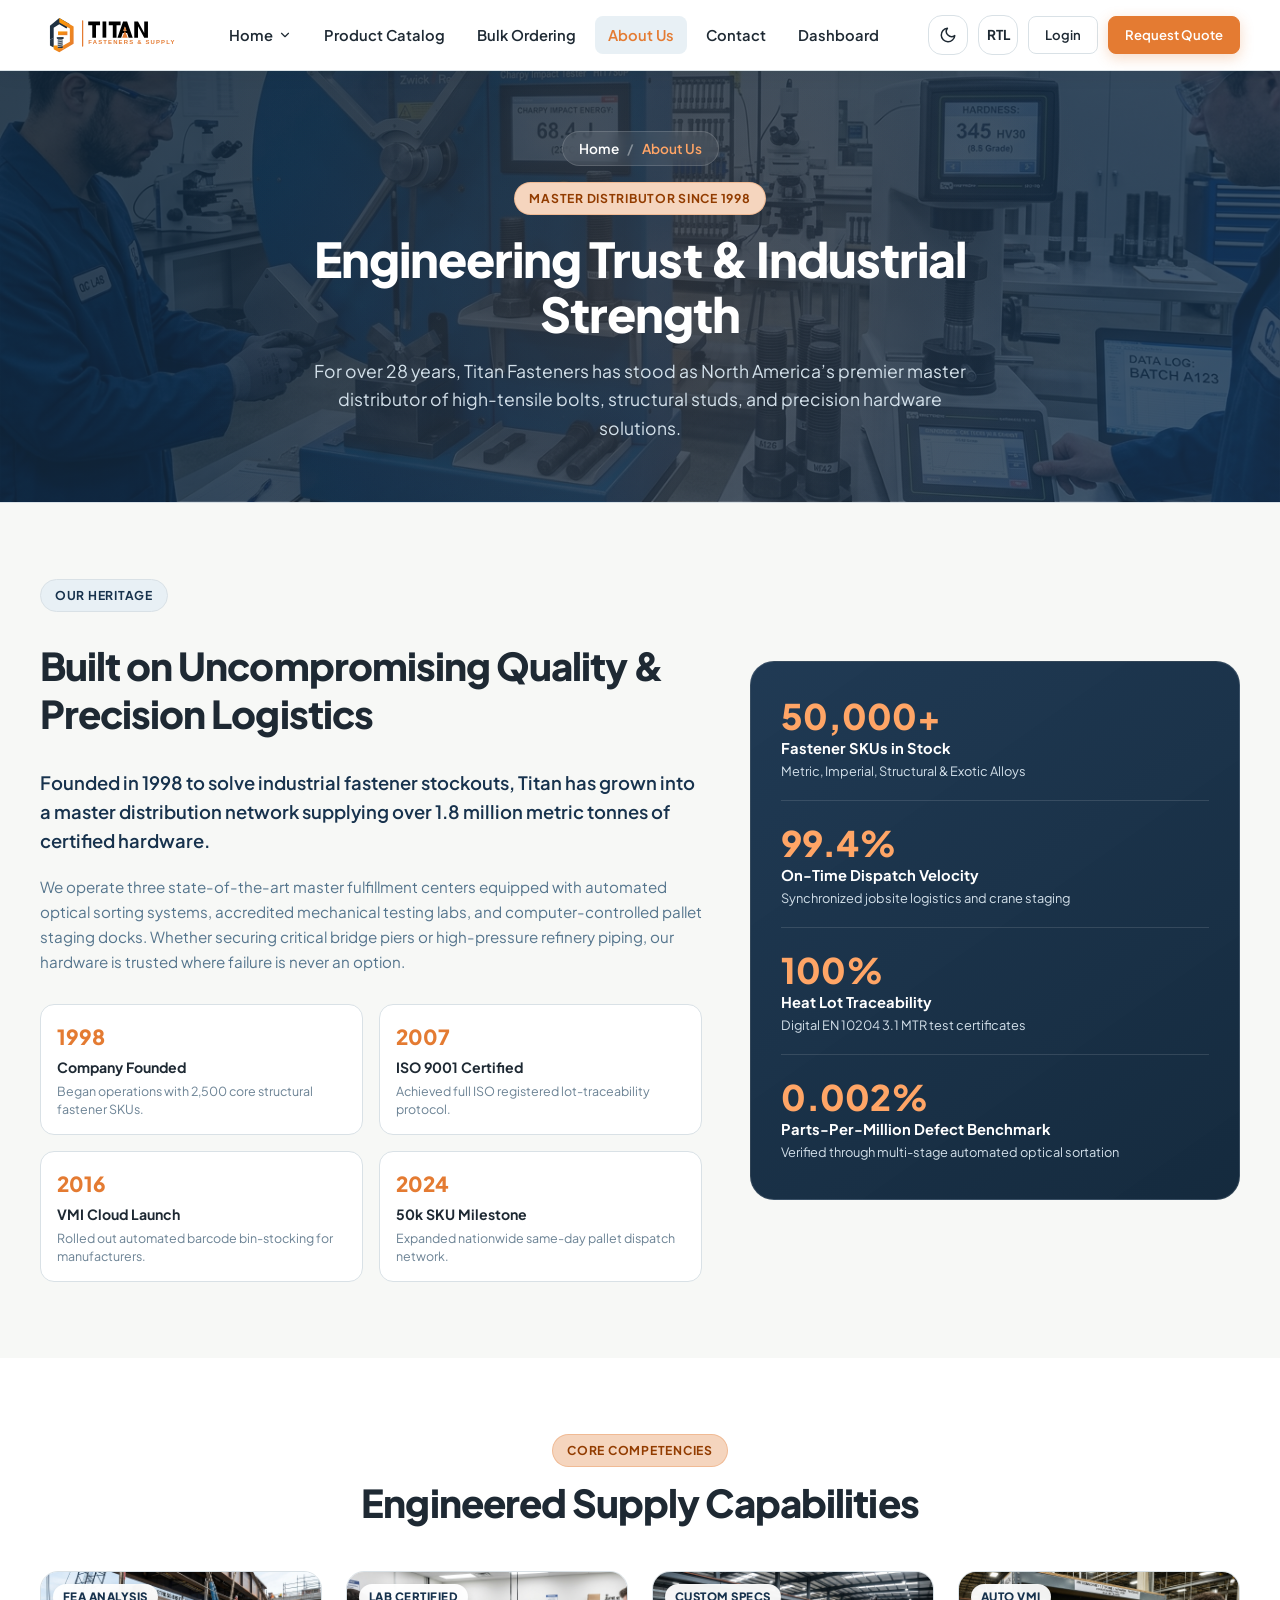
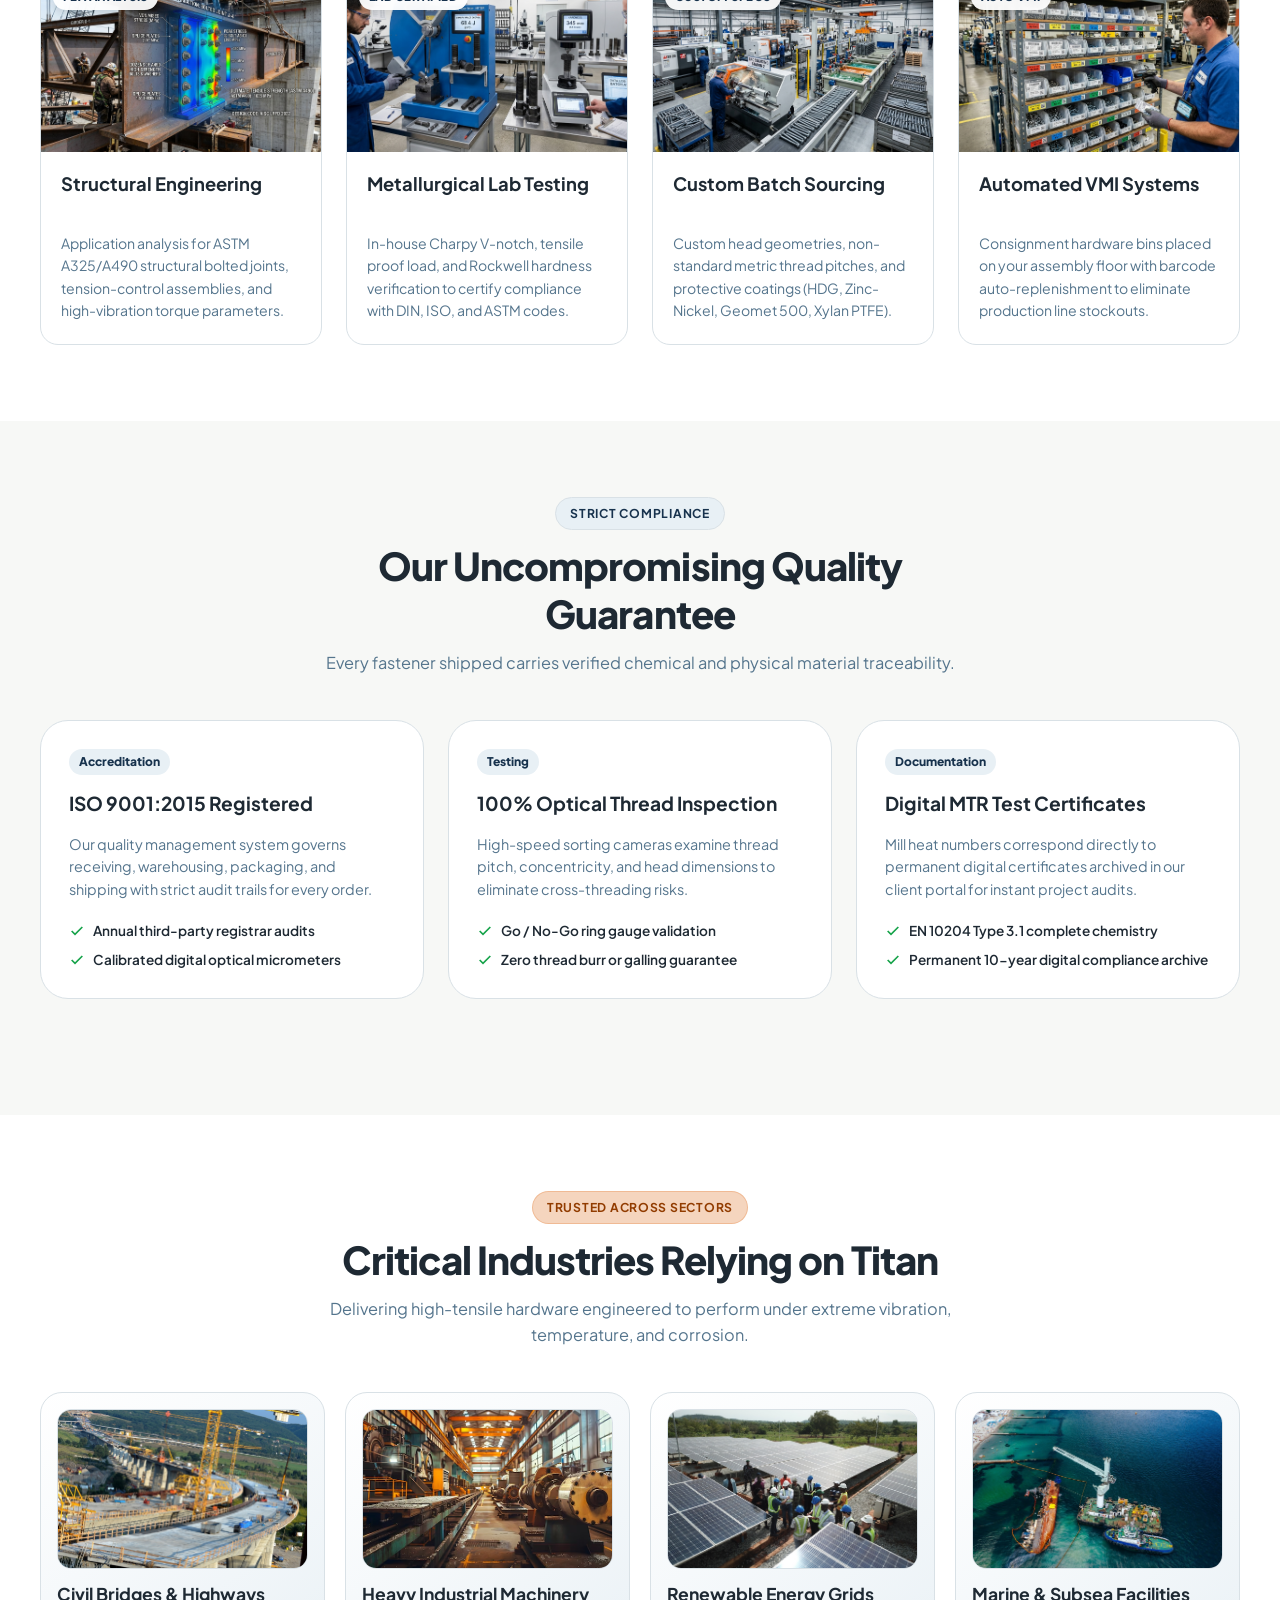
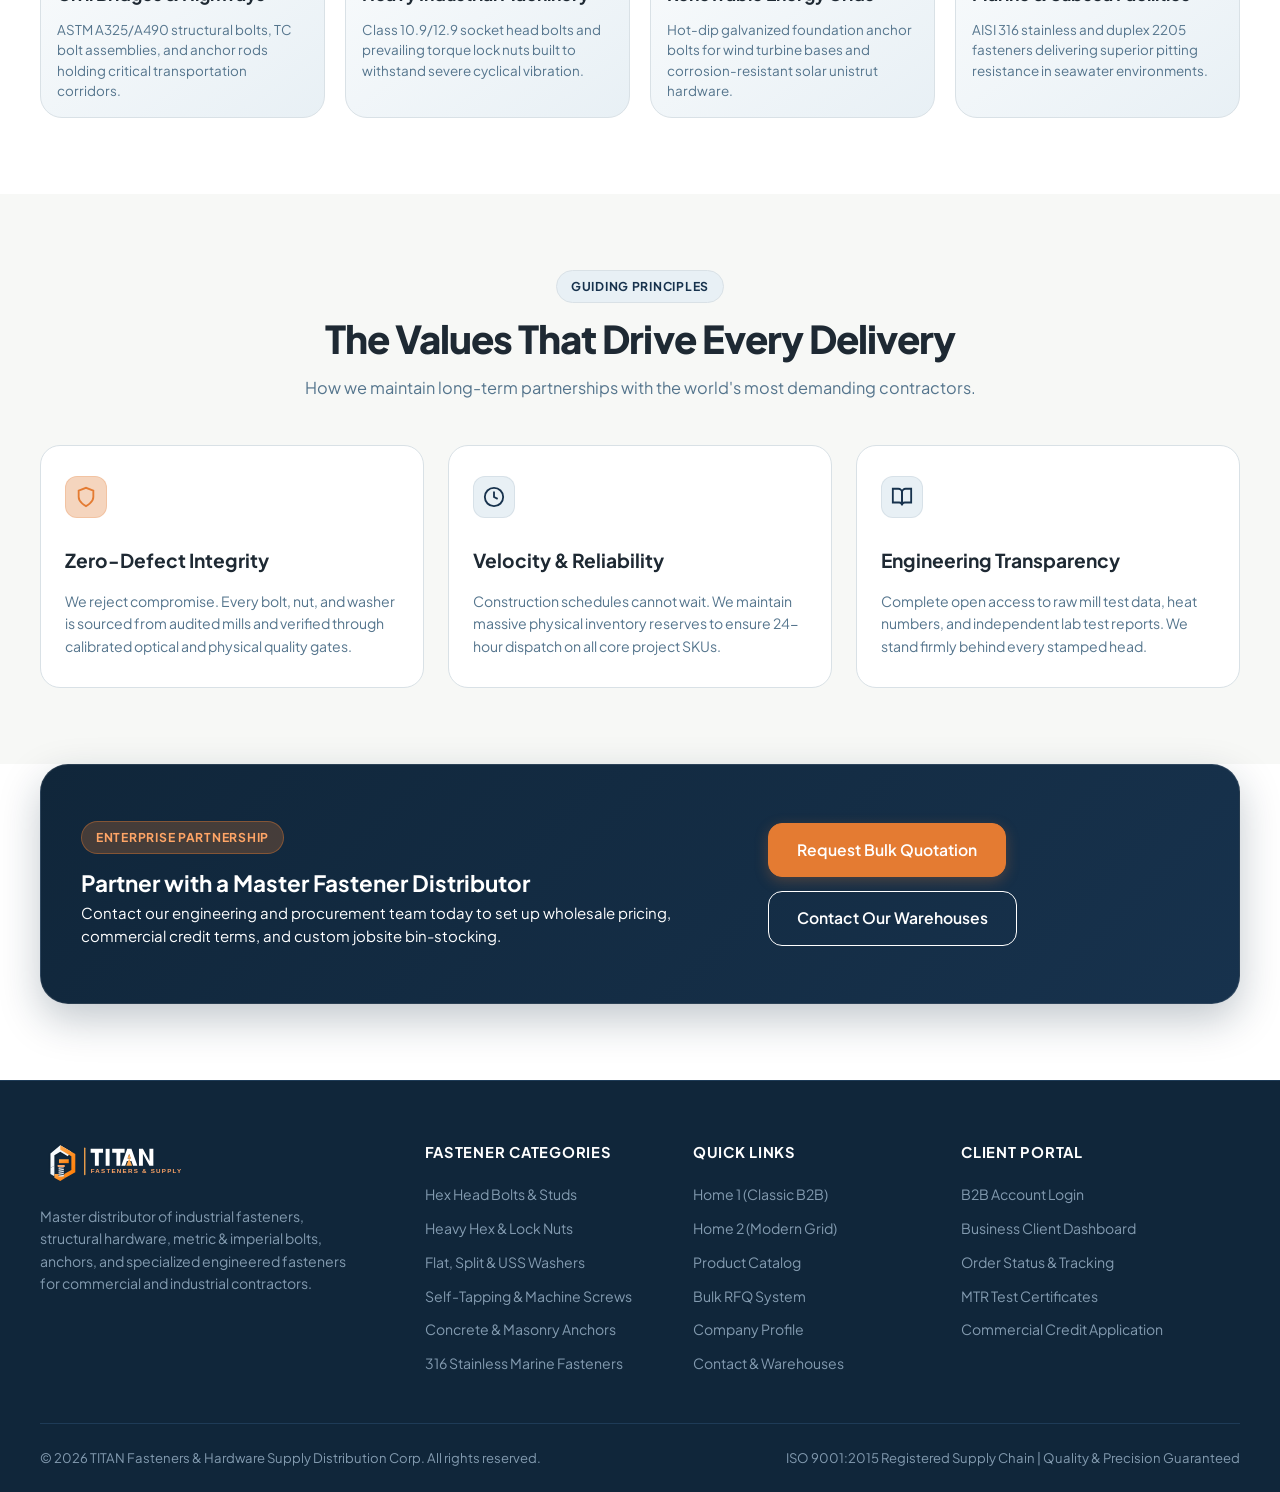
<file: template-13-industrial-fastener-hardware/about.html>
<!DOCTYPE html>
<html lang="en" dir="ltr" data-theme="light">
<head>
  <meta charset="UTF-8">
  <meta name="viewport" content="width=device-width, initial-scale=1.0">
  <title>About Us | TITAN FASTENERS — Master Industrial Hardware Distributor</title>
  <meta name="description" content="Discover the Titan Fasteners legacy: 28+ years of structural hardware supply, ISO 9001:2015 certified quality, and nationwide VMI logistics.">
  <link rel="preconnect" href="https://fonts.googleapis.com">
  <link rel="preconnect" href="https://fonts.gstatic.com" crossorigin>
  <link href="https://fonts.googleapis.com/css2?family=Plus+Jakarta+Sans:wght@400;500;600;700;800&family=Space+Grotesk:wght@600;700;800&display=swap" rel="stylesheet">
  <link rel="icon" type="image/svg+xml" href="assets/images/favicon.svg">
  <link rel="apple-touch-icon" href="assets/images/favicon.svg">
  <link rel="stylesheet" href="assets/css/style.css">
</head>
<body>

  <!-- PAGE PRELOADER -->
  <div class="page-preloader" id="pagePreloader">
    <div class="preloader-inner">
      <div class="preloader-brand">
        <div class="preloader-spinner-wrap">
          <div class="preloader-ring"></div>
          <div class="preloader-bolt-icon">
            <svg width="28" height="28" viewBox="0 0 24 24" fill="none" stroke="currentColor" stroke-width="2.5"><path d="M13 2L3 14h9l-1 8 10-12h-9l1-8z"></path></svg>
          </div>
        </div>
        <div class="preloader-logo-text">
          <span class="p-title">TITAN</span>
          <span class="p-sub">INDUSTRIAL SUPPLY</span>
        </div>
      </div>
      <div class="preloader-bar">
        <div class="preloader-progress"></div>
      </div>
    </div>
  </div>

  <!-- NAVBAR -->
  <header class="navbar-wrapper">
    <div class="container navbar">
      <a href="index.html" class="brand-logo" aria-label="TITAN Fasteners Home">
        <img src="assets/images/logo.svg" alt="TITAN Fasteners &amp; Supply" class="brand-logo-img logo-light" />
        <img src="assets/images/logo-white.svg" alt="TITAN Fasteners &amp; Supply" class="brand-logo-img logo-dark" />
      </a>

      <nav aria-label="Main Navigation">
        <ul class="nav-menu">
          <li class="nav-dropdown">
            <a href="index.html" class="nav-link">
              Home 
              <svg width="14" height="14" viewBox="0 0 24 24" fill="none" stroke="currentColor" stroke-width="2" stroke-linecap="round" stroke-linejoin="round"><polyline points="6 9 12 15 18 9"></polyline></svg>
            </a>
            <div class="nav-dropdown-menu">
              <a href="index.html" class="nav-dropdown-item">Home 1 (Classic B2B)</a>
              <a href="home-2.html" class="nav-dropdown-item">Home 2 (Modern Grid)</a>
            </div>
          </li>
          <li><a href="catalog.html" class="nav-link">Product Catalog</a></li>
          <li><a href="bulk-ordering.html" class="nav-link">Bulk Ordering</a></li>
          <li><a href="about.html" class="nav-link active">About Us</a></li>
          <li><a href="contact.html" class="nav-link">Contact</a></li>
          <li><a href="dashboard.html" class="nav-link">Dashboard</a></li>
        </ul>
      </nav>

      <div class="nav-actions">
        <button class="icon-btn theme-toggle-btn" aria-label="Toggle theme">
          <svg width="18" height="18" viewBox="0 0 24 24" fill="none" stroke="currentColor" stroke-width="2" stroke-linecap="round" stroke-linejoin="round"><path d="M21 12.79A9 9 0 1 1 11.21 3 7 7 0 0 0 21 12.79z"></path></svg>
        </button>
        <button class="icon-btn rtl-toggle-btn" aria-label="Toggle text direction">RTL</button>
        <a href="login.html" class="btn btn-outline btn-sm">Login</a>
        <a href="bulk-ordering.html" class="btn btn-primary btn-sm">Request Quote</a>
        <button class="hamburger-btn" aria-label="Open mobile navigation menu">
          <svg viewBox="0 0 24 24" fill="none" stroke="currentColor" stroke-width="2" stroke-linecap="round" stroke-linejoin="round"><line x1="3" y1="12" x2="21" y2="12"></line><line x1="3" y1="6" x2="21" y2="6"></line><line x1="3" y1="18" x2="21" y2="18"></line></svg>
        </button>
      </div>
    </div>
  </header>

  <!-- MOBILE NAVIGATION DRAWER -->
  <div class="mobile-drawer-backdrop" aria-hidden="true">
    <div class="mobile-drawer">
      <div class="mobile-drawer-header">
        <a href="index.html" class="brand-logo" aria-label="TITAN Fasteners Home">
          <img src="assets/images/logo.svg" alt="TITAN Fasteners &amp; Supply" class="brand-logo-img logo-light" />
          <img src="assets/images/logo-white.svg" alt="TITAN Fasteners &amp; Supply" class="brand-logo-img logo-dark" />
        </a>
        <button class="drawer-close-btn" aria-label="Close navigation menu">
          <svg width="20" height="20" viewBox="0 0 24 24" fill="none" stroke="currentColor" stroke-width="2" stroke-linecap="round" stroke-linejoin="round"><line x1="18" y1="6" x2="6" y2="18"></line><line x1="6" y1="6" x2="18" y2="18"></line></svg>
        </button>
      </div>
      <div class="mobile-drawer-body">
        <ul class="mobile-nav-list">
          <li>
            <button class="mobile-dropdown-header" data-target="m-abt-home-drop">
              <span>Home</span>
              <svg class="dropdown-chevron" width="16" height="16" viewBox="0 0 24 24" fill="none" stroke="currentColor" stroke-width="2"><polyline points="6 9 12 15 18 9"></polyline></svg>
            </button>
            <div id="m-abt-home-drop" class="mobile-dropdown-content" style="display: none;">
              <a href="index.html" class="mobile-nav-link">Home 1 (Classic B2B)</a>
              <a href="home-2.html" class="mobile-nav-link">Home 2 (Modern Grid)</a>
            </div>
          </li>
          <li><a href="catalog.html" class="mobile-nav-link">Product Catalog</a></li>
          <li><a href="bulk-ordering.html" class="mobile-nav-link">Bulk Ordering</a></li>
          <li><a href="about.html" class="mobile-nav-link active">About Us</a></li>
          <li><a href="contact.html" class="mobile-nav-link">Contact</a></li>
          <li><a href="dashboard.html" class="mobile-nav-link">Dashboard</a></li>
        </ul>
      </div>
      <div class="mobile-drawer-footer">
        <div style="display: flex; gap: 10px; justify-content: space-between;">
          <button class="btn btn-outline btn-sm theme-toggle-btn" style="flex:1;">Theme</button>
          <button class="btn btn-outline btn-sm rtl-toggle-btn" style="flex:1;">RTL</button>
        </div>
        <a href="login.html" class="btn btn-outline" style="width: 100%;">Client Login</a>
        <a href="bulk-ordering.html" class="btn btn-primary" style="width: 100%;">Request Bulk Quote</a>
      </div>
    </div>
  </div>

  <main>
    <!-- ==========================================================================
         SECTION 1: HERO BANNER (Uniform Height 380px)
         ========================================================================== -->
    <section class="page-header" id="about-hero">
      <div class="page-header-overlay"></div>
      <div class="container">
        <div class="page-header-content">
          <nav class="breadcrumb-nav" aria-label="Breadcrumb">
            <a href="index.html">Home</a>
            <span class="breadcrumb-separator">/</span>
            <span>About Us</span>
          </nav>
          <span class="badge badge-orange">Master Distributor Since 1998</span>
          <h1 class="page-header-title">Engineering Trust &amp; Industrial Strength</h1>
          <p class="page-header-desc">
            For over 28 years, Titan Fasteners has stood as North America’s premier master distributor of high-tensile bolts, structural studs, and precision hardware solutions.
          </p>
        </div>
      </div>
    </section>

    <!-- ==========================================================================
         SECTION 2: COMPANY STORY & MILESTONES
         ========================================================================== -->
    <section class="section" id="company-story">
      <div class="container">
        <div class="story-split">
          <div class="story-content">
            <span class="badge" style="width:fit-content;">Our Heritage</span>
            <h2 class="section-title">Built on Uncompromising Quality &amp; Precision Logistics</h2>
            <p class="story-lead">
              Founded in 1998 to solve industrial fastener stockouts, Titan has grown into a master distribution network supplying over 1.8 million metric tonnes of certified hardware.
            </p>
            <p class="story-text">
              We operate three state-of-the-art master fulfillment centers equipped with automated optical sorting systems, accredited mechanical testing labs, and computer-controlled pallet staging docks. Whether securing critical bridge piers or high-pressure refinery piping, our hardware is trusted where failure is never an option.
            </p>

            <div class="milestones-timeline">
              <div class="milestone-item">
                <span class="milestone-year">1998</span>
                <span class="milestone-title">Company Founded</span>
                <span class="milestone-desc">Began operations with 2,500 core structural fastener SKUs.</span>
              </div>
              <div class="milestone-item">
                <span class="milestone-year">2007</span>
                <span class="milestone-title">ISO 9001 Certified</span>
                <span class="milestone-desc">Achieved full ISO registered lot-traceability protocol.</span>
              </div>
              <div class="milestone-item">
                <span class="milestone-year">2016</span>
                <span class="milestone-title">VMI Cloud Launch</span>
                <span class="milestone-desc">Rolled out automated barcode bin-stocking for manufacturers.</span>
              </div>
              <div class="milestone-item">
                <span class="milestone-year">2024</span>
                <span class="milestone-title">50k SKU Milestone</span>
                <span class="milestone-desc">Expanded nationwide same-day pallet dispatch network.</span>
              </div>
            </div>
          </div>

          <!-- Right Stats Card -->
          <div class="story-stats-card">
            <div class="story-stat-box">
              <div class="story-stat-num">50,000+</div>
              <div class="story-stat-label">Fastener SKUs in Stock</div>
              <div class="story-stat-sub">Metric, Imperial, Structural &amp; Exotic Alloys</div>
            </div>
            <div class="story-stat-box">
              <div class="story-stat-num">99.4%</div>
              <div class="story-stat-label">On-Time Dispatch Velocity</div>
              <div class="story-stat-sub">Synchronized jobsite logistics and crane staging</div>
            </div>
            <div class="story-stat-box">
              <div class="story-stat-num">100%</div>
              <div class="story-stat-label">Heat Lot Traceability</div>
              <div class="story-stat-sub">Digital EN 10204 3.1 MTR test certificates</div>
            </div>
            <div class="story-stat-box">
              <div class="story-stat-num">0.002%</div>
              <div class="story-stat-label">Parts-Per-Million Defect Benchmark</div>
              <div class="story-stat-sub">Verified through multi-stage automated optical sortation</div>
            </div>
          </div>
        </div>
      </div>
    </section>

    <!-- ==========================================================================
         SECTION 3: PRODUCT & SUPPLY EXPERTISE
         ========================================================================== -->
    <section class="section section-subtle" id="supply-expertise">
      <div class="container">
        <div class="section-header text-center">
          <span class="badge badge-orange">Core Competencies</span>
          <h2 class="section-title">Engineered Supply Capabilities</h2>
        </div>

        <div class="bulk-benefits-grid">
          <div class="bulk-benefit-card">
            <div class="bulk-benefit-img-wrap">
              <img src="assets/images/about-structural-eng.jpg" alt="Structural Engineering Application Analysis" class="bulk-benefit-img" loading="lazy">
              <span class="bulk-benefit-badge">FEA Analysis</span>
            </div>
            <div class="bulk-benefit-content">
              <h3 class="bulk-benefit-title">Structural Engineering</h3>
              <p class="bulk-benefit-desc">
                Application analysis for ASTM A325/A490 structural bolted joints, tension-control assemblies, and high-vibration torque parameters.
              </p>
            </div>
          </div>

          <div class="bulk-benefit-card">
            <div class="bulk-benefit-img-wrap">
              <img src="assets/images/about-metallurgical-lab.jpg" alt="Metallurgical Lab Testing & Proof Load" class="bulk-benefit-img" loading="lazy">
              <span class="bulk-benefit-badge">Lab Certified</span>
            </div>
            <div class="bulk-benefit-content">
              <h3 class="bulk-benefit-title">Metallurgical Lab Testing</h3>
              <p class="bulk-benefit-desc">
                In-house Charpy V-notch, tensile proof load, and Rockwell hardness verification to certify compliance with DIN, ISO, and ASTM codes.
              </p>
            </div>
          </div>

          <div class="bulk-benefit-card">
            <div class="bulk-benefit-img-wrap">
              <img src="assets/images/about-custom-sourcing.jpg" alt="Custom Batch Sourcing & Specialty Coatings" class="bulk-benefit-img" loading="lazy">
              <span class="bulk-benefit-badge">Custom Specs</span>
            </div>
            <div class="bulk-benefit-content">
              <h3 class="bulk-benefit-title">Custom Batch Sourcing</h3>
              <p class="bulk-benefit-desc">
                Custom head geometries, non-standard metric thread pitches, and protective coatings (HDG, Zinc-Nickel, Geomet 500, Xylan PTFE).
              </p>
            </div>
          </div>

          <div class="bulk-benefit-card">
            <div class="bulk-benefit-img-wrap">
              <img src="assets/images/about-vmi-systems.jpg" alt="Automated VMI Systems & Consignment Hardware" class="bulk-benefit-img" loading="lazy">
              <span class="bulk-benefit-badge">Auto VMI</span>
            </div>
            <div class="bulk-benefit-content">
              <h3 class="bulk-benefit-title">Automated VMI Systems</h3>
              <p class="bulk-benefit-desc">
                Consignment hardware bins placed on your assembly floor with barcode auto-replenishment to eliminate production line stockouts.
              </p>
            </div>
          </div>
        </div>
      </div>
    </section>

    <!-- ==========================================================================
         SECTION 4: QUALITY COMMITMENT & CERTIFICATION
         ========================================================================== -->
    <section class="section" id="quality-commitment">
      <div class="container">
        <div class="section-header text-center">
          <span class="badge">Strict Compliance</span>
          <h2 class="section-title">Our Uncompromising Quality Guarantee</h2>
          <p class="section-subtitle">Every fastener shipped carries verified chemical and physical material traceability.</p>
        </div>

        <div class="h2-quality-pillars">
          <div class="h2-pillar-card">
            <span class="h2-pillar-badge">Accreditation</span>
            <h3 class="h2-pillar-title">ISO 9001:2015 Registered</h3>
            <p class="h2-pillar-desc">
              Our quality management system governs receiving, warehousing, packaging, and shipping with strict audit trails for every order.
            </p>
            <ul class="h2-pillar-points">
              <li>
                <svg width="16" height="16" viewBox="0 0 24 24" fill="none" stroke="currentColor" stroke-width="2.5"><polyline points="20 6 9 17 4 12"></polyline></svg>
                <span>Annual third-party registrar audits</span>
              </li>
              <li>
                <svg width="16" height="16" viewBox="0 0 24 24" fill="none" stroke="currentColor" stroke-width="2.5"><polyline points="20 6 9 17 4 12"></polyline></svg>
                <span>Calibrated digital optical micrometers</span>
              </li>
            </ul>
          </div>

          <div class="h2-pillar-card">
            <span class="h2-pillar-badge">Testing</span>
            <h3 class="h2-pillar-title">100% Optical Thread Inspection</h3>
            <p class="h2-pillar-desc">
              High-speed sorting cameras examine thread pitch, concentricity, and head dimensions to eliminate cross-threading risks.
            </p>
            <ul class="h2-pillar-points">
              <li>
                <svg width="16" height="16" viewBox="0 0 24 24" fill="none" stroke="currentColor" stroke-width="2.5"><polyline points="20 6 9 17 4 12"></polyline></svg>
                <span>Go / No-Go ring gauge validation</span>
              </li>
              <li>
                <svg width="16" height="16" viewBox="0 0 24 24" fill="none" stroke="currentColor" stroke-width="2.5"><polyline points="20 6 9 17 4 12"></polyline></svg>
                <span>Zero thread burr or galling guarantee</span>
              </li>
            </ul>
          </div>

          <div class="h2-pillar-card">
            <span class="h2-pillar-badge">Documentation</span>
            <h3 class="h2-pillar-title">Digital MTR Test Certificates</h3>
            <p class="h2-pillar-desc">
              Mill heat numbers correspond directly to permanent digital certificates archived in our client portal for instant project audits.
            </p>
            <ul class="h2-pillar-points">
              <li>
                <svg width="16" height="16" viewBox="0 0 24 24" fill="none" stroke="currentColor" stroke-width="2.5"><polyline points="20 6 9 17 4 12"></polyline></svg>
                <span>EN 10204 Type 3.1 complete chemistry</span>
              </li>
              <li>
                <svg width="16" height="16" viewBox="0 0 24 24" fill="none" stroke="currentColor" stroke-width="2.5"><polyline points="20 6 9 17 4 12"></polyline></svg>
                <span>Permanent 10-year digital compliance archive</span>
              </li>
            </ul>
          </div>
        </div>
      </div>
    </section>

    <!-- ==========================================================================
         SECTION 5: INDUSTRIES SERVED
         ========================================================================== -->
    <section class="section section-subtle" id="industries-served">
      <div class="container">
        <div class="section-header text-center">
          <span class="badge badge-orange">Trusted Across Sectors</span>
          <h2 class="section-title">Critical Industries Relying on Titan</h2>
          <p class="section-subtitle">Delivering high-tensile hardware engineered to perform under extreme vibration, temperature, and corrosion.</p>
        </div>

        <div class="h2-industries-grid">
          <div class="h2-industry-card">
            <div class="h2-industry-img-wrap">
              <img src="assets/images/about-civil-bridges.jpg" alt="Civil Bridges & Highways" class="h2-industry-img" loading="lazy">
            </div>
            <h3 class="h2-industry-name">Civil Bridges &amp; Highways</h3>
            <p class="h2-industry-desc">ASTM A325/A490 structural bolts, TC bolt assemblies, and anchor rods holding critical transportation corridors.</p>
          </div>

          <div class="h2-industry-card">
            <div class="h2-industry-img-wrap">
              <img src="assets/images/about-heavy-machinery.png" alt="Heavy Industrial Machinery" class="h2-industry-img" loading="lazy">
            </div>
            <h3 class="h2-industry-name">Heavy Industrial Machinery</h3>
            <p class="h2-industry-desc">Class 10.9/12.9 socket head bolts and prevailing torque lock nuts built to withstand severe cyclical vibration.</p>
          </div>

          <div class="h2-industry-card">
            <div class="h2-industry-img-wrap">
              <img src="assets/images/about-renewable-energy.jpg" alt="Renewable Energy Grids" class="h2-industry-img" loading="lazy">
            </div>
            <h3 class="h2-industry-name">Renewable Energy Grids</h3>
            <p class="h2-industry-desc">Hot-dip galvanized foundation anchor bolts for wind turbine bases and corrosion-resistant solar unistrut hardware.</p>
          </div>

          <div class="h2-industry-card">
            <div class="h2-industry-img-wrap">
              <img src="assets/images/about-marine-subsea.jpg" alt="Marine & Subsea Facilities" class="h2-industry-img" loading="lazy">
            </div>
            <h3 class="h2-industry-name">Marine &amp; Subsea Facilities</h3>
            <p class="h2-industry-desc">AISI 316 stainless and duplex 2205 fasteners delivering superior pitting resistance in seawater environments.</p>
          </div>
        </div>
      </div>
    </section>

    <!-- ==========================================================================
         SECTION 6: BUSINESS VALUES
         ========================================================================== -->
    <section class="section" id="business-values">
      <div class="container">
        <div class="section-header text-center">
          <span class="badge">Guiding Principles</span>
          <h2 class="section-title">The Values That Drive Every Delivery</h2>
          <p class="section-subtitle">How we maintain long-term partnerships with the world's most demanding contractors.</p>
        </div>

        <div class="values-grid">
          <div class="value-card">
            <div class="icon-tint-box icon-tint-orange">
              <svg width="22" height="22" viewBox="0 0 24 24" fill="none" stroke="currentColor" stroke-width="2"><path d="M12 22s8-4 8-10V5l-8-3-8 3v7c0 6 8 10 8 10z"></path></svg>
            </div>
            <h3 class="value-card-title">Zero-Defect Integrity</h3>
            <p class="value-card-desc">
              We reject compromise. Every bolt, nut, and washer is sourced from audited mills and verified through calibrated optical and physical quality gates.
            </p>
          </div>

          <div class="value-card">
            <div class="icon-tint-box">
              <svg width="22" height="22" viewBox="0 0 24 24" fill="none" stroke="currentColor" stroke-width="2"><circle cx="12" cy="12" r="10"></circle><polyline points="12 6 12 12 16 14"></polyline></svg>
            </div>
            <h3 class="value-card-title">Velocity &amp; Reliability</h3>
            <p class="value-card-desc">
              Construction schedules cannot wait. We maintain massive physical inventory reserves to ensure 24-hour dispatch on all core project SKUs.
            </p>
          </div>

          <div class="value-card">
            <div class="icon-tint-box">
              <svg width="22" height="22" viewBox="0 0 24 24" fill="none" stroke="currentColor" stroke-width="2"><path d="M2 3h6a4 4 0 0 1 4 4v14a3 3 0 0 0-3-3H2z"></path><path d="M22 3h-6a4 4 0 0 0-4 4v14a3 3 0 0 1 3-3h7z"></path></svg>
            </div>
            <h3 class="value-card-title">Engineering Transparency</h3>
            <p class="value-card-desc">
              Complete open access to raw mill test data, heat numbers, and independent lab test reports. We stand firmly behind every stamped head.
            </p>
          </div>
        </div>
      </div>
    </section>

    <!-- ==========================================================================
         SECTION 7: CTA BANNER
         ========================================================================== -->
    <section class="section section-subtle" id="about-cta" style="padding-top: 0;">
      <div class="container">
        <div class="cta-banner">
          <div class="cta-banner-grid">
            <div class="cta-banner-text">
              <span class="badge" style="background: rgba(228, 123, 50, 0.25); color: #FFA566; border-color: rgba(228, 123, 50, 0.4); margin-bottom: 12px;">Enterprise Partnership</span>
              <h2 class="cta-banner-title">Partner with a Master Fastener Distributor</h2>
              <p class="cta-banner-desc">
                Contact our engineering and procurement team today to set up wholesale pricing, commercial credit terms, and custom jobsite bin-stocking.
              </p>
            </div>
            <div class="cta-banner-actions">
              <a href="bulk-ordering.html" class="btn btn-primary btn-lg">Request Bulk Quotation</a>
              <a href="contact.html" class="btn btn-outline btn-lg" style="border-color: #FFFFFF; color: #FFFFFF;">Contact Our Warehouses</a>
            </div>
          </div>
        </div>
      </div>
    </section>
  </main>

  <!-- FOOTER -->
  <footer class="footer">
    <div class="container">
      <div class="footer-grid">
        <div class="footer-brand">
          <a href="index.html" class="brand-logo" aria-label="TITAN Fasteners Home">
            <img src="assets/images/logo-white.svg" alt="TITAN Fasteners &amp; Supply" class="brand-logo-img footer-logo-img" />
          </a>
          <p>
            Master distributor of industrial fasteners, structural hardware, metric &amp; imperial bolts, anchors, and specialized engineered fasteners for commercial and industrial contractors.
          </p>
        </div>

        <div>
          <h4 class="footer-heading">Fastener Categories</h4>
          <ul class="footer-links">
            <li><a href="catalog.html?cat=hex-bolts" class="footer-link">Hex Head Bolts &amp; Studs</a></li>
            <li><a href="catalog.html?cat=nuts" class="footer-link">Heavy Hex &amp; Lock Nuts</a></li>
            <li><a href="catalog.html?cat=washers" class="footer-link">Flat, Split &amp; USS Washers</a></li>
            <li><a href="catalog.html?cat=screws" class="footer-link">Self-Tapping &amp; Machine Screws</a></li>
            <li><a href="catalog.html?cat=anchors" class="footer-link">Concrete &amp; Masonry Anchors</a></li>
            <li><a href="catalog.html?cat=stainless" class="footer-link">316 Stainless Marine Fasteners</a></li>
          </ul>
        </div>

        <div>
          <h4 class="footer-heading">Quick Links</h4>
          <ul class="footer-links">
            <li><a href="index.html" class="footer-link">Home 1 (Classic B2B)</a></li>
            <li><a href="home-2.html" class="footer-link">Home 2 (Modern Grid)</a></li>
            <li><a href="catalog.html" class="footer-link">Product Catalog</a></li>
            <li><a href="bulk-ordering.html" class="footer-link">Bulk RFQ System</a></li>
            <li><a href="about.html" class="footer-link">Company Profile</a></li>
            <li><a href="contact.html" class="footer-link">Contact &amp; Warehouses</a></li>
          </ul>
        </div>

        <div>
          <h4 class="footer-heading">Client Portal</h4>
          <ul class="footer-links">
            <li><a href="login.html" class="footer-link">B2B Account Login</a></li>
            <li><a href="dashboard.html" class="footer-link">Business Client Dashboard</a></li>
            <li><a href="dashboard.html#orders" class="footer-link">Order Status &amp; Tracking</a></li>
            <li><a href="dashboard.html#mtr" class="footer-link">MTR Test Certificates</a></li>
            <li><a href="bulk-ordering.html" class="footer-link">Commercial Credit Application</a></li>
          </ul>
        </div>
      </div>

      <div class="footer-bottom">
        <div>&copy; 2026 TITAN Fasteners &amp; Hardware Supply Distribution Corp. All rights reserved.</div>
        <div>ISO 9001:2015 Registered Supply Chain | Quality &amp; Precision Guaranteed</div>
      </div>
    </div>
  </footer>

  <!-- BACK TO TOP BUTTON -->
  <button class="back-to-top" aria-label="Scroll to top" title="Scroll to top">
    <svg viewBox="0 0 24 24" fill="none" stroke="currentColor" stroke-width="2.5" stroke-linecap="round" stroke-linejoin="round"><line x1="12" y1="19" x2="12" y2="5"></line><polyline points="5 12 12 5 19 12"></polyline></svg>
  </button>

  <script src="assets/js/main.js"></script>
</body>
</html>
</file>
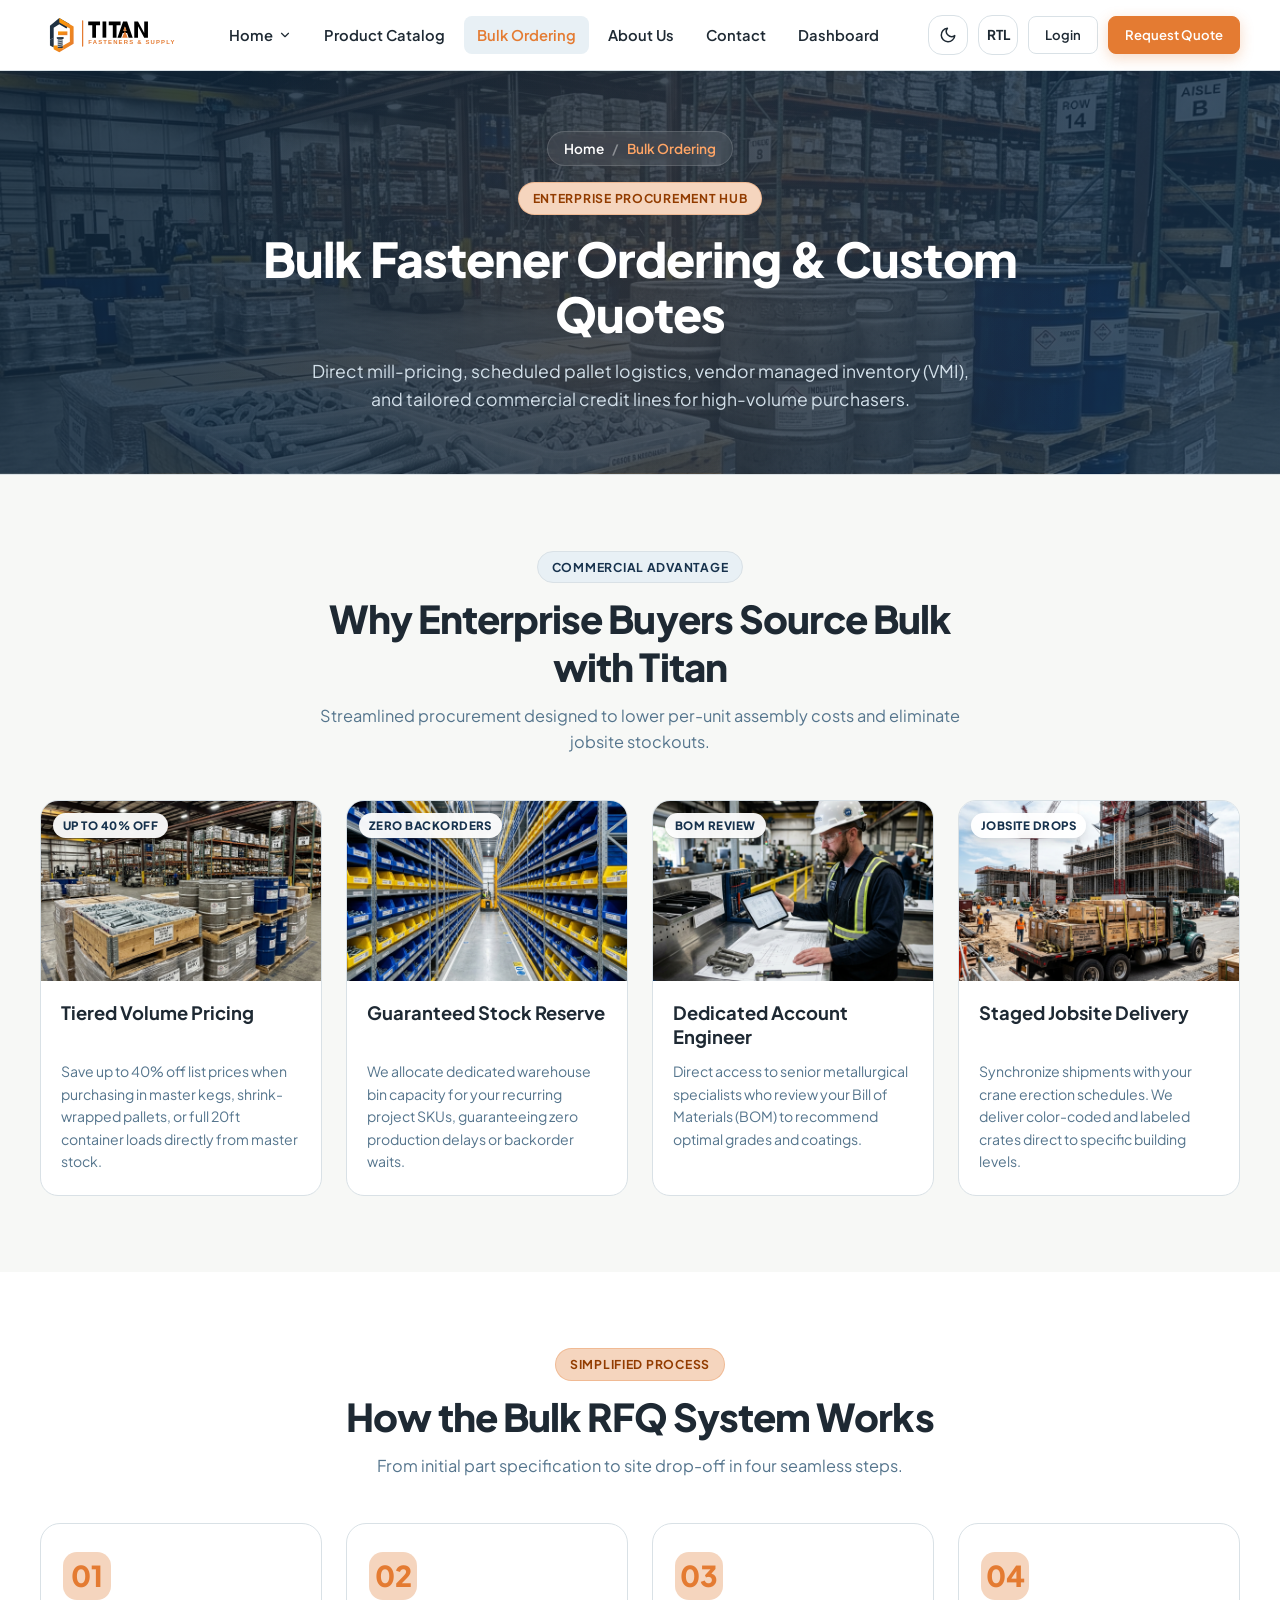
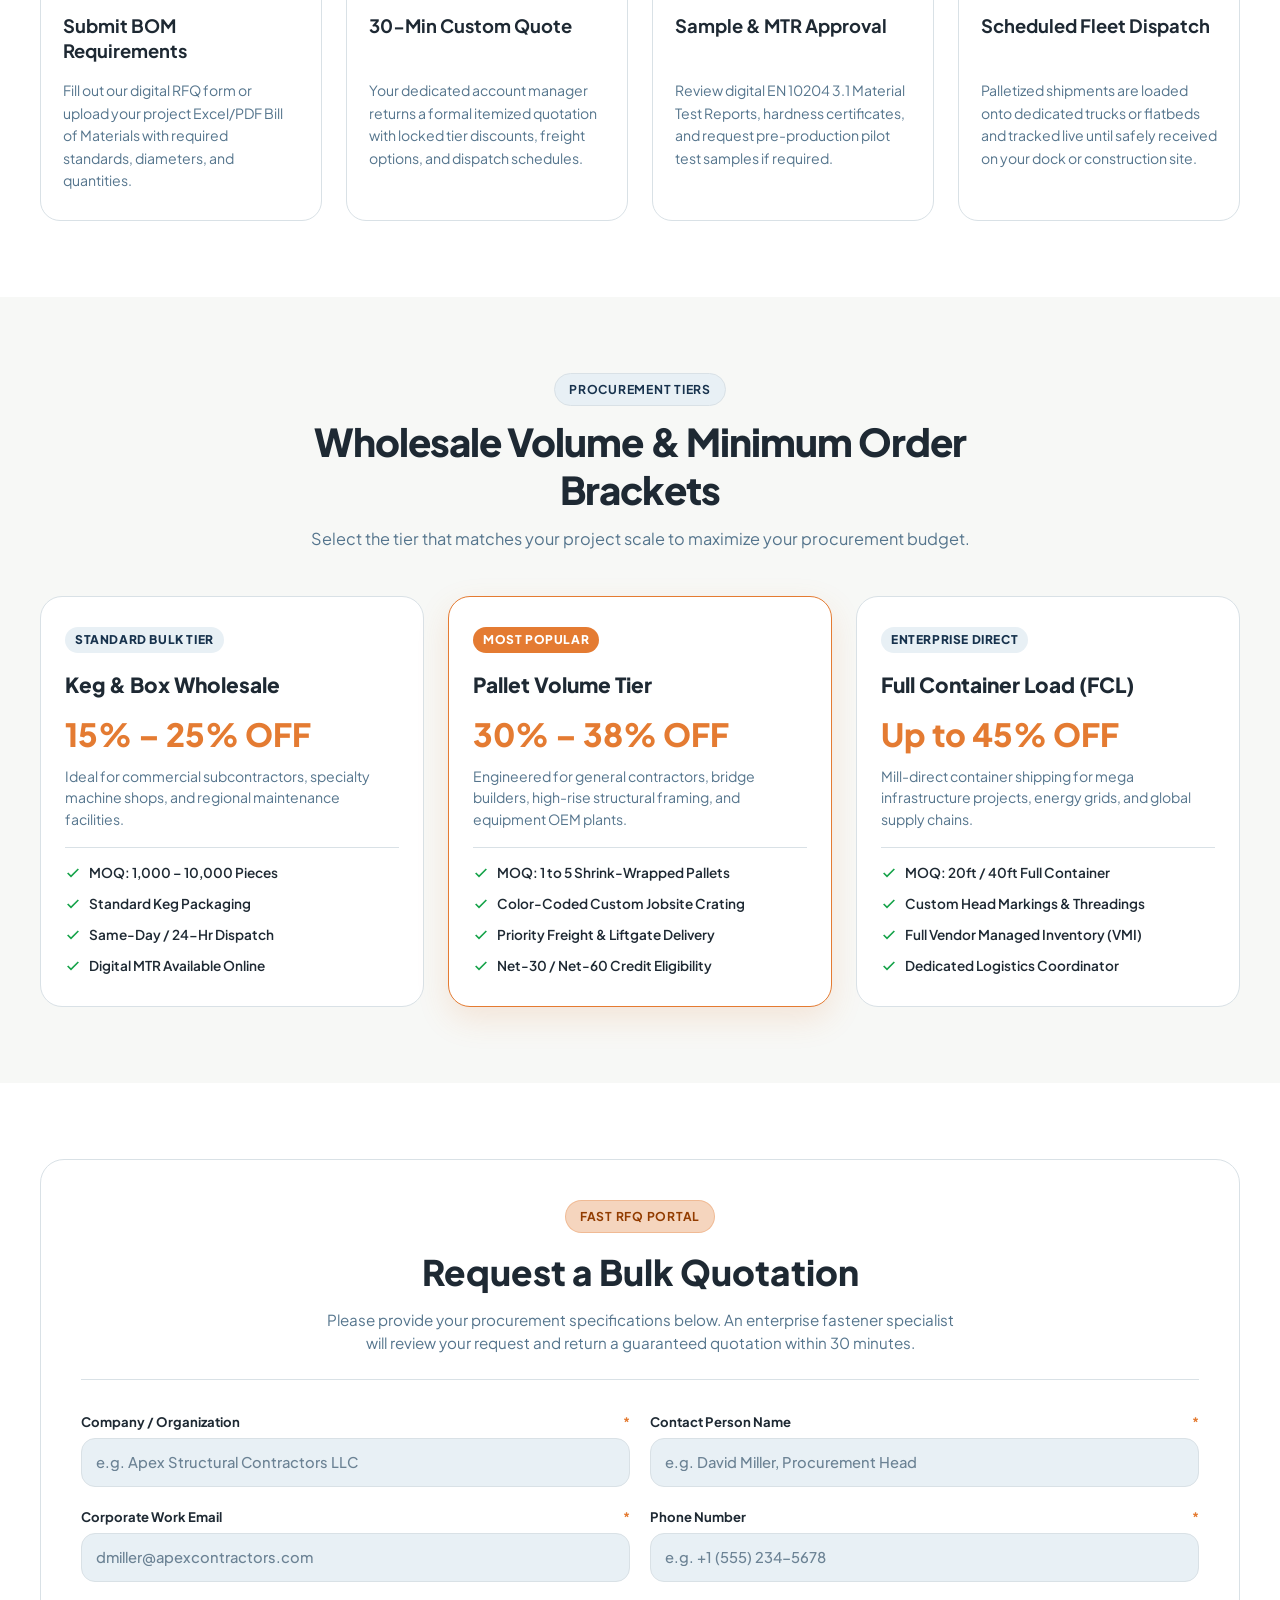
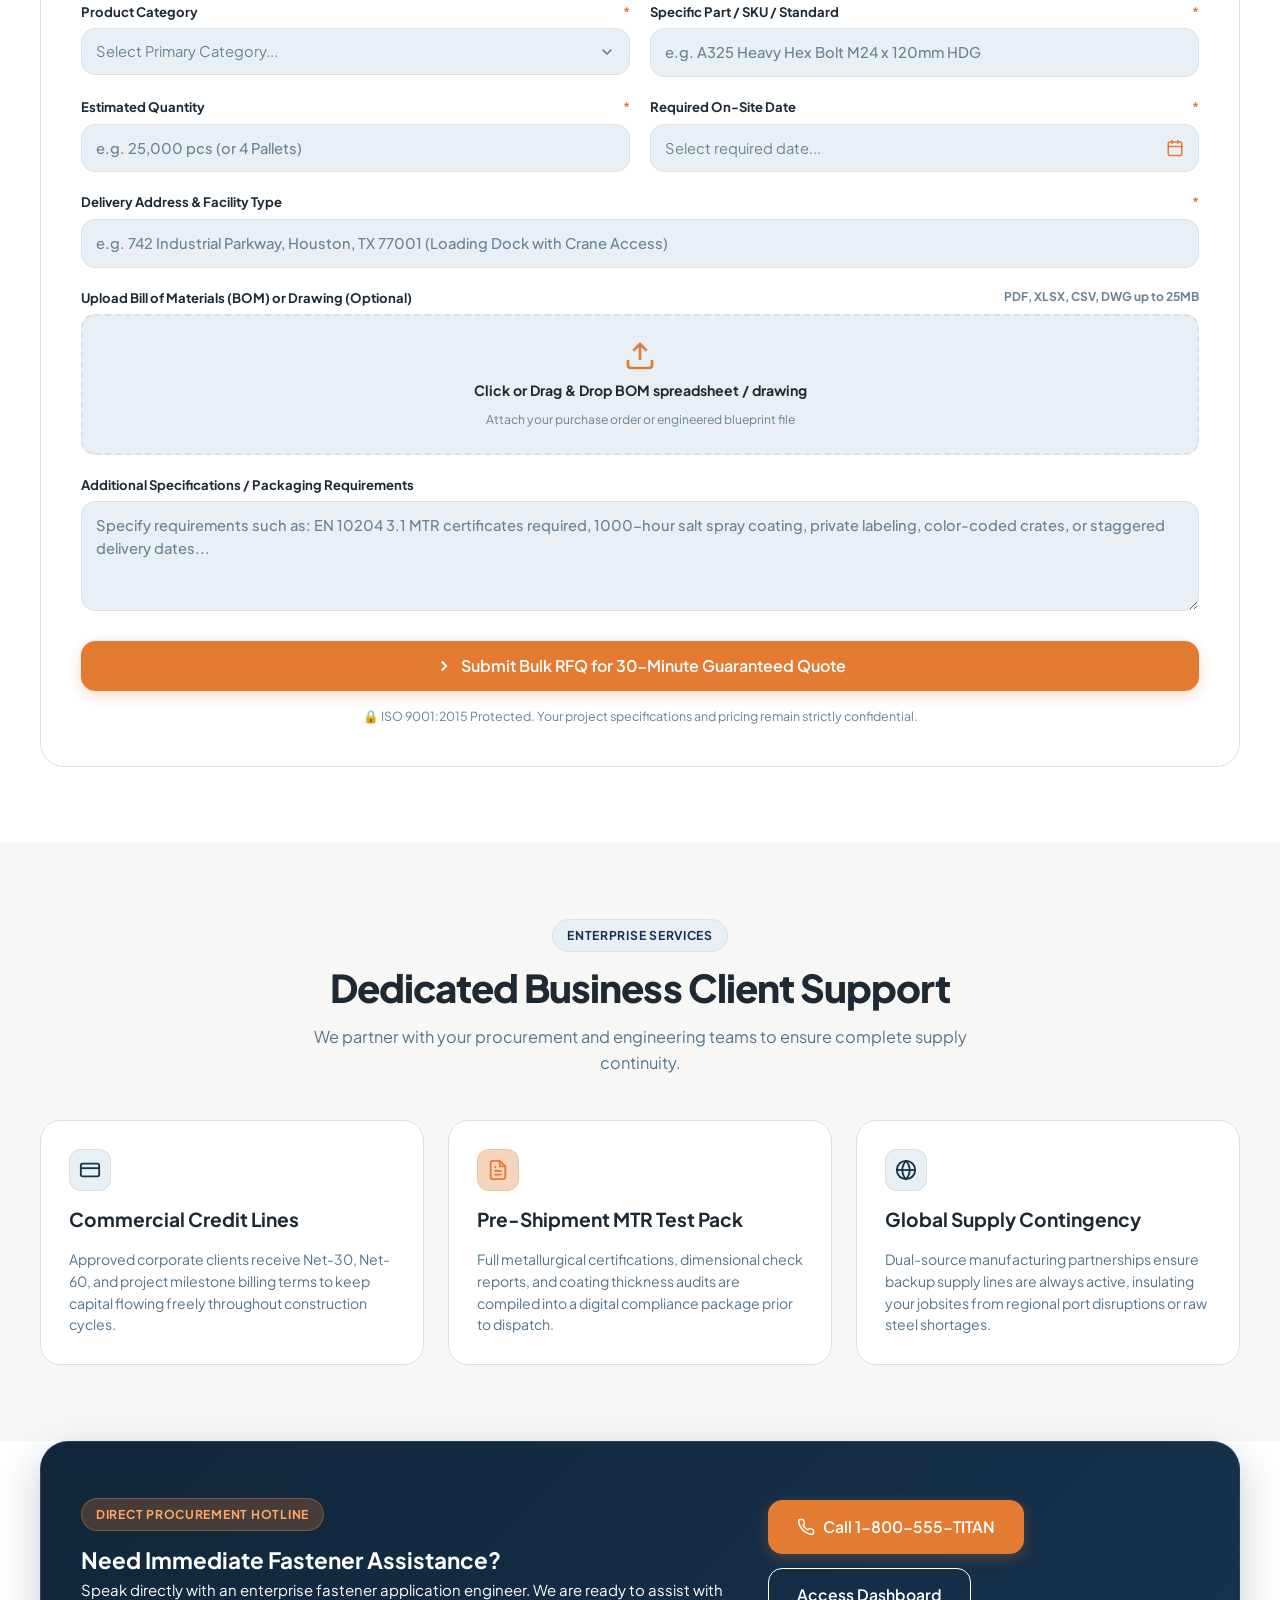
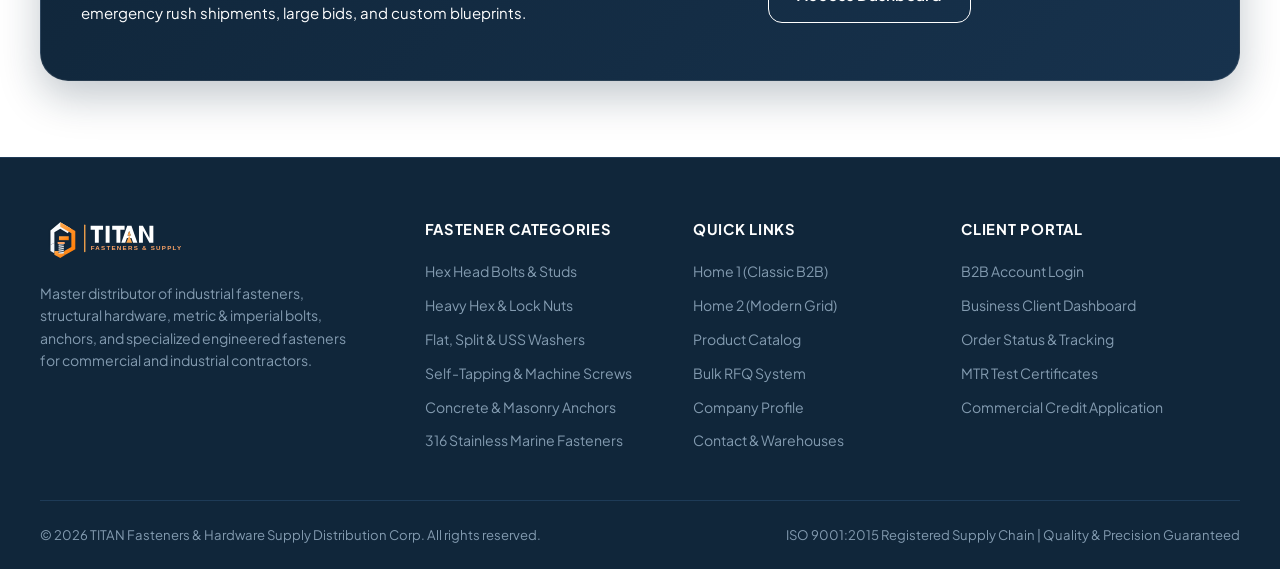
<file: template-13-industrial-fastener-hardware/bulk-ordering.html>
<!DOCTYPE html>
<html lang="en" dir="ltr" data-theme="light">
<head>
  <meta charset="UTF-8">
  <meta name="viewport" content="width=device-width, initial-scale=1.0">
  <title>Bulk Ordering &amp; Custom RFQ | TITAN FASTENERS</title>
  <meta name="description" content="Request enterprise wholesale pricing, pallet-tier quotes, and vendor managed inventory (VMI) solutions for commercial contractors and manufacturers.">
  <link rel="preconnect" href="https://fonts.googleapis.com">
  <link rel="preconnect" href="https://fonts.gstatic.com" crossorigin>
  <link href="https://fonts.googleapis.com/css2?family=Plus+Jakarta+Sans:wght@400;500;600;700;800&family=Space+Grotesk:wght@600;700;800&display=swap" rel="stylesheet">
  <link rel="icon" type="image/svg+xml" href="assets/images/favicon.svg">
  <link rel="apple-touch-icon" href="assets/images/favicon.svg">
  <link rel="stylesheet" href="assets/css/style.css">
</head>
<body>

  <!-- PAGE PRELOADER -->
  <div class="page-preloader" id="pagePreloader">
    <div class="preloader-inner">
      <div class="preloader-brand">
        <div class="preloader-spinner-wrap">
          <div class="preloader-ring"></div>
          <div class="preloader-bolt-icon">
            <svg width="28" height="28" viewBox="0 0 24 24" fill="none" stroke="currentColor" stroke-width="2.5"><path d="M13 2L3 14h9l-1 8 10-12h-9l1-8z"></path></svg>
          </div>
        </div>
        <div class="preloader-logo-text">
          <span class="p-title">TITAN</span>
          <span class="p-sub">INDUSTRIAL SUPPLY</span>
        </div>
      </div>
      <div class="preloader-bar">
        <div class="preloader-progress"></div>
      </div>
    </div>
  </div>

  <!-- NAVBAR -->
  <header class="navbar-wrapper">
    <div class="container navbar">
      <a href="index.html" class="brand-logo" aria-label="TITAN Fasteners Home">
        <img src="assets/images/logo.svg" alt="TITAN Fasteners &amp; Supply" class="brand-logo-img logo-light" />
        <img src="assets/images/logo-white.svg" alt="TITAN Fasteners &amp; Supply" class="brand-logo-img logo-dark" />
      </a>

      <nav aria-label="Main Navigation">
        <ul class="nav-menu">
          <li class="nav-dropdown">
            <a href="index.html" class="nav-link">
              Home 
              <svg width="14" height="14" viewBox="0 0 24 24" fill="none" stroke="currentColor" stroke-width="2" stroke-linecap="round" stroke-linejoin="round"><polyline points="6 9 12 15 18 9"></polyline></svg>
            </a>
            <div class="nav-dropdown-menu">
              <a href="index.html" class="nav-dropdown-item">Home 1 (Classic B2B)</a>
              <a href="home-2.html" class="nav-dropdown-item">Home 2 (Modern Grid)</a>
            </div>
          </li>
          <li><a href="catalog.html" class="nav-link">Product Catalog</a></li>
          <li><a href="bulk-ordering.html" class="nav-link active">Bulk Ordering</a></li>
          <li><a href="about.html" class="nav-link">About Us</a></li>
          <li><a href="contact.html" class="nav-link">Contact</a></li>
          <li><a href="dashboard.html" class="nav-link">Dashboard</a></li>
        </ul>
      </nav>

      <div class="nav-actions">
        <button class="icon-btn theme-toggle-btn" aria-label="Toggle theme">
          <svg width="18" height="18" viewBox="0 0 24 24" fill="none" stroke="currentColor" stroke-width="2" stroke-linecap="round" stroke-linejoin="round"><path d="M21 12.79A9 9 0 1 1 11.21 3 7 7 0 0 0 21 12.79z"></path></svg>
        </button>
        <button class="icon-btn rtl-toggle-btn" aria-label="Toggle text direction">RTL</button>
        <a href="login.html" class="btn btn-outline btn-sm">Login</a>
        <a href="bulk-ordering.html" class="btn btn-primary btn-sm">Request Quote</a>
        <button class="hamburger-btn" aria-label="Open mobile navigation menu">
          <svg viewBox="0 0 24 24" fill="none" stroke="currentColor" stroke-width="2" stroke-linecap="round" stroke-linejoin="round"><line x1="3" y1="12" x2="21" y2="12"></line><line x1="3" y1="6" x2="21" y2="6"></line><line x1="3" y1="18" x2="21" y2="18"></line></svg>
        </button>
      </div>
    </div>
  </header>

  <!-- MOBILE NAVIGATION DRAWER -->
  <div class="mobile-drawer-backdrop" aria-hidden="true">
    <div class="mobile-drawer">
      <div class="mobile-drawer-header">
        <a href="index.html" class="brand-logo" aria-label="TITAN Fasteners Home">
          <img src="assets/images/logo.svg" alt="TITAN Fasteners &amp; Supply" class="brand-logo-img logo-light" />
          <img src="assets/images/logo-white.svg" alt="TITAN Fasteners &amp; Supply" class="brand-logo-img logo-dark" />
        </a>
        <button class="drawer-close-btn" aria-label="Close navigation menu">
          <svg width="20" height="20" viewBox="0 0 24 24" fill="none" stroke="currentColor" stroke-width="2" stroke-linecap="round" stroke-linejoin="round"><line x1="18" y1="6" x2="6" y2="18"></line><line x1="6" y1="6" x2="18" y2="18"></line></svg>
        </button>
      </div>
      <div class="mobile-drawer-body">
        <ul class="mobile-nav-list">
          <li>
            <button class="mobile-dropdown-header" data-target="m-bulk-home-drop">
              <span>Home</span>
              <svg class="dropdown-chevron" width="16" height="16" viewBox="0 0 24 24" fill="none" stroke="currentColor" stroke-width="2"><polyline points="6 9 12 15 18 9"></polyline></svg>
            </button>
            <div id="m-bulk-home-drop" class="mobile-dropdown-content" style="display: none;">
              <a href="index.html" class="mobile-nav-link">Home 1 (Classic B2B)</a>
              <a href="home-2.html" class="mobile-nav-link">Home 2 (Modern Grid)</a>
            </div>
          </li>
          <li><a href="catalog.html" class="mobile-nav-link">Product Catalog</a></li>
          <li><a href="bulk-ordering.html" class="mobile-nav-link active">Bulk Ordering</a></li>
          <li><a href="about.html" class="mobile-nav-link">About Us</a></li>
          <li><a href="contact.html" class="mobile-nav-link">Contact</a></li>
          <li><a href="dashboard.html" class="mobile-nav-link">Dashboard</a></li>
        </ul>
      </div>
      <div class="mobile-drawer-footer">
        <div style="display: flex; gap: 10px; justify-content: space-between;">
          <button class="btn btn-outline btn-sm theme-toggle-btn" style="flex:1;">Theme</button>
          <button class="btn btn-outline btn-sm rtl-toggle-btn" style="flex:1;">RTL</button>
        </div>
        <a href="login.html" class="btn btn-outline" style="width: 100%;">Client Login</a>
        <a href="bulk-ordering.html" class="btn btn-primary" style="width: 100%;">Request Bulk Quote</a>
      </div>
    </div>
  </div>

  <main>
    <!-- ==========================================================================
         SECTION 1: HERO BANNER (Uniform Height 380px)
         ========================================================================== -->
    <section class="page-header" id="bulk-hero">
      <div class="page-header-overlay"></div>
      <div class="container">
        <div class="page-header-content">
          <nav class="breadcrumb-nav" aria-label="Breadcrumb">
            <a href="index.html">Home</a>
            <span class="breadcrumb-separator">/</span>
            <span>Bulk Ordering</span>
          </nav>
          <span class="badge badge-orange">Enterprise Procurement Hub</span>
          <h1 class="page-header-title">Bulk Fastener Ordering &amp; Custom Quotes</h1>
          <p class="page-header-desc">
            Direct mill-pricing, scheduled pallet logistics, vendor managed inventory (VMI), and tailored commercial credit lines for high-volume purchasers.
          </p>
        </div>
      </div>
    </section>

    <!-- ==========================================================================
         SECTION 2: BULK ORDERING BENEFITS
         ========================================================================== -->
    <section class="section" id="bulk-benefits">
      <div class="container">
        <div class="section-header text-center">
          <span class="badge">Commercial Advantage</span>
          <h2 class="section-title">Why Enterprise Buyers Source Bulk with Titan</h2>
          <p class="section-subtitle">Streamlined procurement designed to lower per-unit assembly costs and eliminate jobsite stockouts.</p>
        </div>

        <div class="bulk-benefits-grid">
          <!-- Benefit 1 -->
          <div class="bulk-benefit-card">
            <div class="bulk-benefit-img-wrap">
              <img src="assets/images/bulk-volume-pricing.jpg" alt="Tiered Volume Pricing - Wholesale Pallet Supply" class="bulk-benefit-img" loading="lazy">
              <span class="bulk-benefit-badge">Up to 40% Off</span>
            </div>
            <div class="bulk-benefit-content">
              <h3 class="bulk-benefit-title">Tiered Volume Pricing</h3>
              <p class="bulk-benefit-desc">
                Save up to 40% off list prices when purchasing in master kegs, shrink-wrapped pallets, or full 20ft container loads directly from master stock.
              </p>
            </div>
          </div>

          <!-- Benefit 2 -->
          <div class="bulk-benefit-card">
            <div class="bulk-benefit-img-wrap">
              <img src="assets/images/bulk-stock-reserve.jpg" alt="Guaranteed Stock Reserve - Dedicated Warehouse Bins" class="bulk-benefit-img" loading="lazy">
              <span class="bulk-benefit-badge">Zero Backorders</span>
            </div>
            <div class="bulk-benefit-content">
              <h3 class="bulk-benefit-title">Guaranteed Stock Reserve</h3>
              <p class="bulk-benefit-desc">
                We allocate dedicated warehouse bin capacity for your recurring project SKUs, guaranteeing zero production delays or backorder waits.
              </p>
            </div>
          </div>

          <!-- Benefit 3 -->
          <div class="bulk-benefit-card">
            <div class="bulk-benefit-img-wrap">
              <img src="assets/images/bulk-account-engineer.jpg" alt="Dedicated Account Engineer - Metallurgical Review" class="bulk-benefit-img" loading="lazy">
              <span class="bulk-benefit-badge">BOM Review</span>
            </div>
            <div class="bulk-benefit-content">
              <h3 class="bulk-benefit-title">Dedicated Account Engineer</h3>
              <p class="bulk-benefit-desc">
                Direct access to senior metallurgical specialists who review your Bill of Materials (BOM) to recommend optimal grades and coatings.
              </p>
            </div>
          </div>

          <!-- Benefit 4 -->
          <div class="bulk-benefit-card">
            <div class="bulk-benefit-img-wrap">
              <img src="assets/images/bulk-jobsite-delivery.jpg" alt="Staged Jobsite Delivery - Crane Synchronized Logistics" class="bulk-benefit-img" loading="lazy">
              <span class="bulk-benefit-badge">Jobsite Drops</span>
            </div>
            <div class="bulk-benefit-content">
              <h3 class="bulk-benefit-title">Staged Jobsite Delivery</h3>
              <p class="bulk-benefit-desc">
                Synchronize shipments with your crane erection schedules. We deliver color-coded and labeled crates direct to specific building levels.
              </p>
            </div>
          </div>
        </div>
      </div>
    </section>

    <!-- ==========================================================================
         SECTION 3: HOW BULK ORDERING WORKS
         ========================================================================== -->
    <section class="section section-subtle" id="how-it-works">
      <div class="container">
        <div class="section-header text-center">
          <span class="badge badge-orange">Simplified Process</span>
          <h2 class="section-title">How the Bulk RFQ System Works</h2>
          <p class="section-subtitle">From initial part specification to site drop-off in four seamless steps.</p>
        </div>

        <div class="bulk-steps-grid">
          <!-- Step 1 -->
          <div class="bulk-step-card">
            <span class="bulk-step-num">01</span>
            <h3 class="bulk-step-title">Submit BOM Requirements</h3>
            <p class="bulk-step-desc">
              Fill out our digital RFQ form or upload your project Excel/PDF Bill of Materials with required standards, diameters, and quantities.
            </p>
          </div>

          <!-- Step 2 -->
          <div class="bulk-step-card">
            <span class="bulk-step-num">02</span>
            <h3 class="bulk-step-title">30-Min Custom Quote</h3>
            <p class="bulk-step-desc">
              Your dedicated account manager returns a formal itemized quotation with locked tier discounts, freight options, and dispatch schedules.
            </p>
          </div>

          <!-- Step 3 -->
          <div class="bulk-step-card">
            <span class="bulk-step-num">03</span>
            <h3 class="bulk-step-title">Sample &amp; MTR Approval</h3>
            <p class="bulk-step-desc">
              Review digital EN 10204 3.1 Material Test Reports, hardness certificates, and request pre-production pilot test samples if required.
            </p>
          </div>

          <!-- Step 4 -->
          <div class="bulk-step-card">
            <span class="bulk-step-num">04</span>
            <h3 class="bulk-step-title">Scheduled Fleet Dispatch</h3>
            <p class="bulk-step-desc">
              Palletized shipments are loaded onto dedicated trucks or flatbeds and tracked live until safely received on your dock or construction site.
            </p>
          </div>
        </div>
      </div>
    </section>

    <!-- ==========================================================================
         SECTION 4: ORDER REQUIREMENTS & MOQ TIERS
         ========================================================================== -->
    <section class="section" id="order-tiers">
      <div class="container">
        <div class="section-header text-center">
          <span class="badge">Procurement Tiers</span>
          <h2 class="section-title">Wholesale Volume &amp; Minimum Order Brackets</h2>
          <p class="section-subtitle">Select the tier that matches your project scale to maximize your procurement budget.</p>
        </div>

        <div class="moq-cards-grid">
          <!-- Tier 1 -->
          <div class="moq-card">
            <span class="moq-card-badge">Standard Bulk Tier</span>
            <h3 class="moq-tier-name">Keg &amp; Box Wholesale</h3>
            <div class="moq-tier-discount">15% – 25% OFF</div>
            <p class="moq-tier-desc">Ideal for commercial subcontractors, specialty machine shops, and regional maintenance facilities.</p>
            <ul class="moq-specs-list">
              <li>
                <svg width="16" height="16" viewBox="0 0 24 24" fill="none" stroke="currentColor" stroke-width="2.5"><polyline points="20 6 9 17 4 12"></polyline></svg>
                <span>MOQ: 1,000 – 10,000 Pieces</span>
              </li>
              <li>
                <svg width="16" height="16" viewBox="0 0 24 24" fill="none" stroke="currentColor" stroke-width="2.5"><polyline points="20 6 9 17 4 12"></polyline></svg>
                <span>Standard Keg Packaging</span>
              </li>
              <li>
                <svg width="16" height="16" viewBox="0 0 24 24" fill="none" stroke="currentColor" stroke-width="2.5"><polyline points="20 6 9 17 4 12"></polyline></svg>
                <span>Same-Day / 24-Hr Dispatch</span>
              </li>
              <li>
                <svg width="16" height="16" viewBox="0 0 24 24" fill="none" stroke="currentColor" stroke-width="2.5"><polyline points="20 6 9 17 4 12"></polyline></svg>
                <span>Digital MTR Available Online</span>
              </li>
            </ul>
          </div>

          <!-- Tier 2 (Featured) -->
          <div class="moq-card featured">
            <span class="moq-card-badge">Most Popular</span>
            <h3 class="moq-tier-name">Pallet Volume Tier</h3>
            <div class="moq-tier-discount">30% – 38% OFF</div>
            <p class="moq-tier-desc">Engineered for general contractors, bridge builders, high-rise structural framing, and equipment OEM plants.</p>
            <ul class="moq-specs-list">
              <li>
                <svg width="16" height="16" viewBox="0 0 24 24" fill="none" stroke="currentColor" stroke-width="2.5"><polyline points="20 6 9 17 4 12"></polyline></svg>
                <span>MOQ: 1 to 5 Shrink-Wrapped Pallets</span>
              </li>
              <li>
                <svg width="16" height="16" viewBox="0 0 24 24" fill="none" stroke="currentColor" stroke-width="2.5"><polyline points="20 6 9 17 4 12"></polyline></svg>
                <span>Color-Coded Custom Jobsite Crating</span>
              </li>
              <li>
                <svg width="16" height="16" viewBox="0 0 24 24" fill="none" stroke="currentColor" stroke-width="2.5"><polyline points="20 6 9 17 4 12"></polyline></svg>
                <span>Priority Freight &amp; Liftgate Delivery</span>
              </li>
              <li>
                <svg width="16" height="16" viewBox="0 0 24 24" fill="none" stroke="currentColor" stroke-width="2.5"><polyline points="20 6 9 17 4 12"></polyline></svg>
                <span>Net-30 / Net-60 Credit Eligibility</span>
              </li>
            </ul>
          </div>

          <!-- Tier 3 -->
          <div class="moq-card">
            <span class="moq-card-badge">Enterprise Direct</span>
            <h3 class="moq-tier-name">Full Container Load (FCL)</h3>
            <div class="moq-tier-discount">Up to 45% OFF</div>
            <p class="moq-tier-desc">Mill-direct container shipping for mega infrastructure projects, energy grids, and global supply chains.</p>
            <ul class="moq-specs-list">
              <li>
                <svg width="16" height="16" viewBox="0 0 24 24" fill="none" stroke="currentColor" stroke-width="2.5"><polyline points="20 6 9 17 4 12"></polyline></svg>
                <span>MOQ: 20ft / 40ft Full Container</span>
              </li>
              <li>
                <svg width="16" height="16" viewBox="0 0 24 24" fill="none" stroke="currentColor" stroke-width="2.5"><polyline points="20 6 9 17 4 12"></polyline></svg>
                <span>Custom Head Markings &amp; Threadings</span>
              </li>
              <li>
                <svg width="16" height="16" viewBox="0 0 24 24" fill="none" stroke="currentColor" stroke-width="2.5"><polyline points="20 6 9 17 4 12"></polyline></svg>
                <span>Full Vendor Managed Inventory (VMI)</span>
              </li>
              <li>
                <svg width="16" height="16" viewBox="0 0 24 24" fill="none" stroke="currentColor" stroke-width="2.5"><polyline points="20 6 9 17 4 12"></polyline></svg>
                <span>Dedicated Logistics Coordinator</span>
              </li>
            </ul>
          </div>
        </div>
      </div>
    </section>

    <!-- ==========================================================================
         SECTION 5: BULK REQUEST FORM (Comprehensive RFQ System)
         ========================================================================== -->
    <section class="section section-subtle" id="rfq-form-section">
      <div class="container">
        <div class="bulk-form-card">
          <div class="bulk-form-header">
            <span class="badge badge-orange" style="margin-bottom: 12px;">Fast RFQ Portal</span>
            <h2 class="bulk-form-title">Request a Bulk Quotation</h2>
            <p class="bulk-form-desc">
              Please provide your procurement specifications below. An enterprise fastener specialist will review your request and return a guaranteed quotation within 30 minutes.
            </p>
          </div>

          <form id="bulkRfqForm" onsubmit="event.preventDefault(); alert('Thank you! Your bulk RFQ inquiry has been received. Reference #RFQ-' + Math.floor(100000 + Math.random() * 900000) + ' has been assigned. An account specialist will contact you within 30 minutes.');">
            <div class="form-grid-2">
              
              <!-- Company Name -->
              <div class="form-field">
                <label class="form-label" for="companyName">
                  <span>Company / Organization</span>
                  <span class="required-star">*</span>
                </label>
                <input type="text" id="companyName" class="form-input" placeholder="e.g. Apex Structural Contractors LLC" required>
              </div>

              <!-- Contact Person -->
              <div class="form-field">
                <label class="form-label" for="contactName">
                  <span>Contact Person Name</span>
                  <span class="required-star">*</span>
                </label>
                <input type="text" id="contactName" class="form-input" placeholder="e.g. David Miller, Procurement Head" required>
              </div>

              <!-- Email -->
              <div class="form-field">
                <label class="form-label" for="contactEmail">
                  <span>Corporate Work Email</span>
                  <span class="required-star">*</span>
                </label>
                <input type="email" id="contactEmail" class="form-input" placeholder="dmiller@apexcontractors.com" required>
              </div>

              <!-- Phone -->
              <div class="form-field">
                <label class="form-label" for="contactPhone">
                  <span>Phone Number</span>
                  <span class="required-star">*</span>
                </label>
                <input type="tel" id="contactPhone" class="form-input" placeholder="e.g. +1 (555) 234-5678" required>
              </div>

              <!-- Product Category -->
              <div class="form-field">
                <label class="form-label" for="productCategory">
                  <span>Product Category</span>
                  <span class="required-star">*</span>
                </label>
                <select id="productCategory" class="form-select" required>
                  <option value="" disabled selected>Select Primary Category...</option>
                  <option value="bolts">Hex Head &amp; Structural Bolts (A325 / 8.8 / 10.9)</option>
                  <option value="nuts">Heavy Hex Nuts &amp; Lock Nuts (2H / Grade 8)</option>
                  <option value="washers">Structural Flat &amp; Split Washers (F436)</option>
                  <option value="screws">Self-Drilling &amp; Cap Screws (DIN 912)</option>
                  <option value="anchors">Concrete Expansion &amp; Wedge Anchors</option>
                  <option value="rivets">Solid &amp; Blind Structural Rivets</option>
                  <option value="rods">Threaded Rods &amp; Studs (ASTM A193 B7)</option>
                  <option value="stainless">316 / 304 Marine Stainless Fasteners</option>
                  <option value="mixed">Mixed Bill of Materials (Multiple Categories)</option>
                </select>
              </div>

              <!-- Specific SKU / Part Description -->
              <div class="form-field">
                <label class="form-label" for="productSku">
                  <span>Specific Part / SKU / Standard</span>
                  <span class="required-star">*</span>
                </label>
                <input type="text" id="productSku" class="form-input" placeholder="e.g. A325 Heavy Hex Bolt M24 x 120mm HDG" required>
              </div>

              <!-- Quantity & Packaging Tier -->
              <div class="form-field">
                <label class="form-label" for="orderQuantity">
                  <span>Estimated Quantity</span>
                  <span class="required-star">*</span>
                </label>
                <input type="text" id="orderQuantity" class="form-input" placeholder="e.g. 25,000 pcs (or 4 Pallets)" required>
              </div>

              <!-- Required Delivery Date -->
              <div class="form-field">
                <label class="form-label" for="deliveryDate">
                  <span>Required On-Site Date</span>
                  <span class="required-star">*</span>
                </label>
                <input type="date" id="deliveryDate" class="form-input" required>
              </div>

              <!-- Delivery Location -->
              <div class="form-field full-span">
                <label class="form-label" for="deliveryLocation">
                  <span>Delivery Address &amp; Facility Type</span>
                  <span class="required-star">*</span>
                </label>
                <input type="text" id="deliveryLocation" class="form-input" placeholder="e.g. 742 Industrial Parkway, Houston, TX 77001 (Loading Dock with Crane Access)" required>
              </div>

              <!-- Drag & Drop BOM / File Upload Area -->
              <div class="form-field full-span">
                <label class="form-label">
                  <span>Upload Bill of Materials (BOM) or Drawing (Optional)</span>
                  <span style="font-size:0.75rem; color:var(--text-muted);">PDF, XLSX, CSV, DWG up to 25MB</span>
                </label>
                <div class="file-upload-zone" onclick="document.getElementById('bomFileInput').click();">
                  <svg width="32" height="32" viewBox="0 0 24 24" fill="none" stroke="currentColor" stroke-width="2"><path d="M21 15v4a2 2 0 0 1-2 2H5a2 2 0 0 1-2-2v-4"></path><polyline points="17 8 12 3 7 8"></polyline><line x1="12" y1="3" x2="12" y2="15"></line></svg>
                  <span class="file-upload-text">Click or Drag &amp; Drop BOM spreadsheet / drawing</span>
                  <span class="file-upload-hint">Attach your purchase order or engineered blueprint file</span>
                  <input type="file" id="bomFileInput" style="display:none;" onchange="if(this.files.length) alert('File selected: ' + this.files[0].name);">
                </div>
              </div>

              <!-- Additional Technical Requirements -->
              <div class="form-field full-span">
                <label class="form-label" for="additionalNotes">
                  <span>Additional Specifications / Packaging Requirements</span>
                </label>
                <textarea id="additionalNotes" class="form-textarea" placeholder="Specify requirements such as: EN 10204 3.1 MTR certificates required, 1000-hour salt spray coating, private labeling, color-coded crates, or staggered delivery dates..."></textarea>
              </div>

              <!-- Submit Button -->
              <div class="form-field full-span" style="margin-top: 10px;">
                <button type="submit" class="btn btn-primary btn-lg" style="width: 100%; min-height: 50px; height: auto; font-size: 1rem; white-space: normal; line-height: 1.35; padding: 12px 16px;">
                  <svg width="18" height="18" viewBox="0 0 24 24" fill="none" stroke="currentColor" stroke-width="2.5"><polyline points="9 18 15 12 9 6"></polyline></svg>
                  Submit Bulk RFQ for 30-Minute Guaranteed Quote
                </button>
                <p style="text-align: center; font-size: 0.78rem; color: var(--text-muted); margin-top: 10px;">
                  🔒 ISO 9001:2015 Protected. Your project specifications and pricing remain strictly confidential.
                </p>
              </div>

            </div>
          </form>
        </div>
      </div>
    </section>

    <!-- ==========================================================================
         SECTION 6: BUSINESS SUPPORT & COMMERCIAL CREDIT
         ========================================================================== -->
    <section class="section" id="business-support">
      <div class="container">
        <div class="section-header text-center">
          <span class="badge">Enterprise Services</span>
          <h2 class="section-title">Dedicated Business Client Support</h2>
          <p class="section-subtitle">We partner with your procurement and engineering teams to ensure complete supply continuity.</p>
        </div>

        <div class="support-cards-grid">
          <!-- Support 1 -->
          <div class="support-card">
            <div class="icon-tint-box">
              <svg width="22" height="22" viewBox="0 0 24 24" fill="none" stroke="currentColor" stroke-width="2"><rect x="2" y="5" width="20" height="14" rx="2"></rect><line x1="2" y1="10" x2="22" y2="10"></line></svg>
            </div>
            <h3 class="support-card-title">Commercial Credit Lines</h3>
            <p class="support-card-desc">
              Approved corporate clients receive Net-30, Net-60, and project milestone billing terms to keep capital flowing freely throughout construction cycles.
            </p>
          </div>

          <!-- Support 2 -->
          <div class="support-card">
            <div class="icon-tint-box icon-tint-orange">
              <svg width="22" height="22" viewBox="0 0 24 24" fill="none" stroke="currentColor" stroke-width="2"><path d="M14 2H6a2 2 0 0 0-2 2v16a2 2 0 0 0 2 2h12a2 2 0 0 0 2-2V8z"></path><polyline points="14 2 14 8 20 8"></polyline><line x1="16" y1="13" x2="8" y2="13"></line><line x1="16" y1="17" x2="8" y2="17"></line><polyline points="10 9 9 9 8 9"></polyline></svg>
            </div>
            <h3 class="support-card-title">Pre-Shipment MTR Test Pack</h3>
            <p class="support-card-desc">
              Full metallurgical certifications, dimensional check reports, and coating thickness audits are compiled into a digital compliance package prior to dispatch.
            </p>
          </div>

          <!-- Support 3 -->
          <div class="support-card">
            <div class="icon-tint-box">
              <svg width="22" height="22" viewBox="0 0 24 24" fill="none" stroke="currentColor" stroke-width="2"><circle cx="12" cy="12" r="10"></circle><path d="M12 2a14.5 14.5 0 0 0 0 20 14.5 14.5 0 0 0 0-20"></path><path d="M2 12h20"></path></svg>
            </div>
            <h3 class="support-card-title">Global Supply Contingency</h3>
            <p class="support-card-desc">
              Dual-source manufacturing partnerships ensure backup supply lines are always active, insulating your jobsites from regional port disruptions or raw steel shortages.
            </p>
          </div>
        </div>
      </div>
    </section>

    <!-- ==========================================================================
         SECTION 7: FINAL CTA BANNER
         ========================================================================== -->
    <section class="section section-subtle" id="final-bulk-cta" style="padding-top: 0;">
      <div class="container">
        <div class="cta-banner">
          <div class="cta-banner-grid">
            <div class="cta-banner-text">
              <span class="badge" style="background: rgba(228, 123, 50, 0.25); color: #FFA566; border-color: rgba(228, 123, 50, 0.4); margin-bottom: 12px;">Direct Procurement Hotline</span>
              <h2 class="cta-banner-title">Need Immediate Fastener Assistance?</h2>
              <p class="cta-banner-desc">
                Speak directly with an enterprise fastener application engineer. We are ready to assist with emergency rush shipments, large bids, and custom blueprints.
              </p>
            </div>
            <div class="cta-banner-actions">
              <a href="tel:18005558482" class="btn btn-primary btn-lg">
                <svg width="18" height="18" viewBox="0 0 24 24" fill="none" stroke="currentColor" stroke-width="2"><path d="M22 16.92v3a2 2 0 0 1-2.18 2 19.79 19.79 0 0 1-8.63-3.07 19.5 19.5 0 0 1-6-6 19.79 19.79 0 0 1-3.07-8.67A2 2 0 0 1 4.11 2h3a2 2 0 0 1 2 1.72 12.84 12.84 0 0 0 .7 2.81 2 2 0 0 1-.45 2.11L8.09 9.91a16 16 0 0 0 6 6l1.27-1.27a2 2 0 0 1 2.11-.45 12.84 12.84 0 0 0 2.81.7A2 2 0 0 1 22 16.92z"></path></svg>
                Call 1-800-555-TITAN
              </a>
              <a href="dashboard.html" class="btn btn-outline btn-lg" style="border-color: #FFFFFF; color: #FFFFFF;">
                Access Dashboard
              </a>
            </div>
          </div>
        </div>
      </div>
    </section>
  </main>

  <!-- FOOTER -->
  <footer class="footer">
    <div class="container">
      <div class="footer-grid">
        <div class="footer-brand">
          <a href="index.html" class="brand-logo" aria-label="TITAN Fasteners Home">
            <img src="assets/images/logo-white.svg" alt="TITAN Fasteners &amp; Supply" class="brand-logo-img footer-logo-img" />
          </a>
          <p>
            Master distributor of industrial fasteners, structural hardware, metric &amp; imperial bolts, anchors, and specialized engineered fasteners for commercial and industrial contractors.
          </p>
        </div>

        <div>
          <h4 class="footer-heading">Fastener Categories</h4>
          <ul class="footer-links">
            <li><a href="catalog.html?cat=hex-bolts" class="footer-link">Hex Head Bolts &amp; Studs</a></li>
            <li><a href="catalog.html?cat=nuts" class="footer-link">Heavy Hex &amp; Lock Nuts</a></li>
            <li><a href="catalog.html?cat=washers" class="footer-link">Flat, Split &amp; USS Washers</a></li>
            <li><a href="catalog.html?cat=screws" class="footer-link">Self-Tapping &amp; Machine Screws</a></li>
            <li><a href="catalog.html?cat=anchors" class="footer-link">Concrete &amp; Masonry Anchors</a></li>
            <li><a href="catalog.html?cat=stainless" class="footer-link">316 Stainless Marine Fasteners</a></li>
          </ul>
        </div>

        <div>
          <h4 class="footer-heading">Quick Links</h4>
          <ul class="footer-links">
            <li><a href="index.html" class="footer-link">Home 1 (Classic B2B)</a></li>
            <li><a href="home-2.html" class="footer-link">Home 2 (Modern Grid)</a></li>
            <li><a href="catalog.html" class="footer-link">Product Catalog</a></li>
            <li><a href="bulk-ordering.html" class="footer-link">Bulk RFQ System</a></li>
            <li><a href="about.html" class="footer-link">Company Profile</a></li>
            <li><a href="contact.html" class="footer-link">Contact &amp; Warehouses</a></li>
          </ul>
        </div>

        <div>
          <h4 class="footer-heading">Client Portal</h4>
          <ul class="footer-links">
            <li><a href="login.html" class="footer-link">B2B Account Login</a></li>
            <li><a href="dashboard.html" class="footer-link">Business Client Dashboard</a></li>
            <li><a href="dashboard.html#orders" class="footer-link">Order Status &amp; Tracking</a></li>
            <li><a href="dashboard.html#mtr" class="footer-link">MTR Test Certificates</a></li>
            <li><a href="bulk-ordering.html" class="footer-link">Commercial Credit Application</a></li>
          </ul>
        </div>
      </div>

      <div class="footer-bottom">
        <div>&copy; 2026 TITAN Fasteners &amp; Hardware Supply Distribution Corp. All rights reserved.</div>
        <div>ISO 9001:2015 Registered Supply Chain | Quality &amp; Precision Guaranteed</div>
      </div>
    </div>
  </footer>

  <!-- BACK TO TOP BUTTON -->
  <button class="back-to-top" aria-label="Scroll to top" title="Scroll to top">
    <svg viewBox="0 0 24 24" fill="none" stroke="currentColor" stroke-width="2.5" stroke-linecap="round" stroke-linejoin="round"><line x1="12" y1="19" x2="12" y2="5"></line><polyline points="5 12 12 5 19 12"></polyline></svg>
  </button>

  <script src="assets/js/main.js"></script>
</body>
</html>
</file>
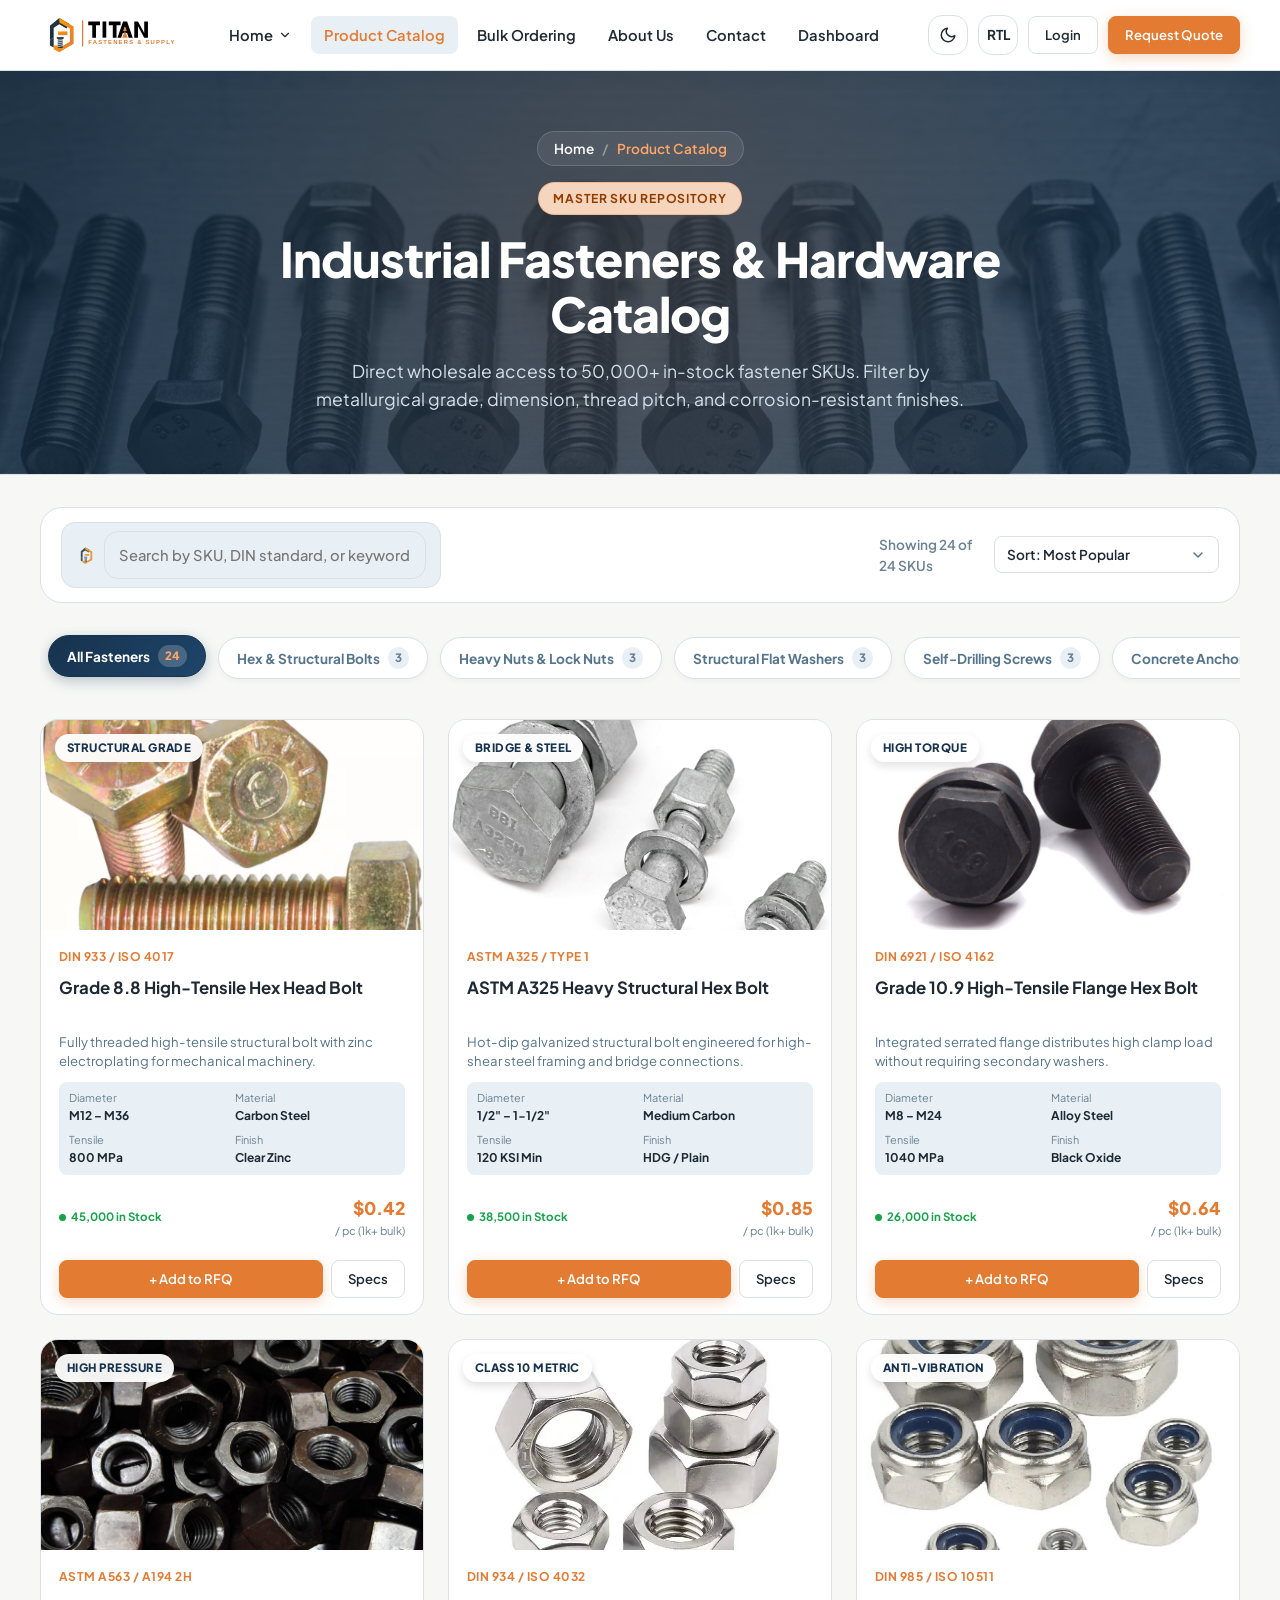
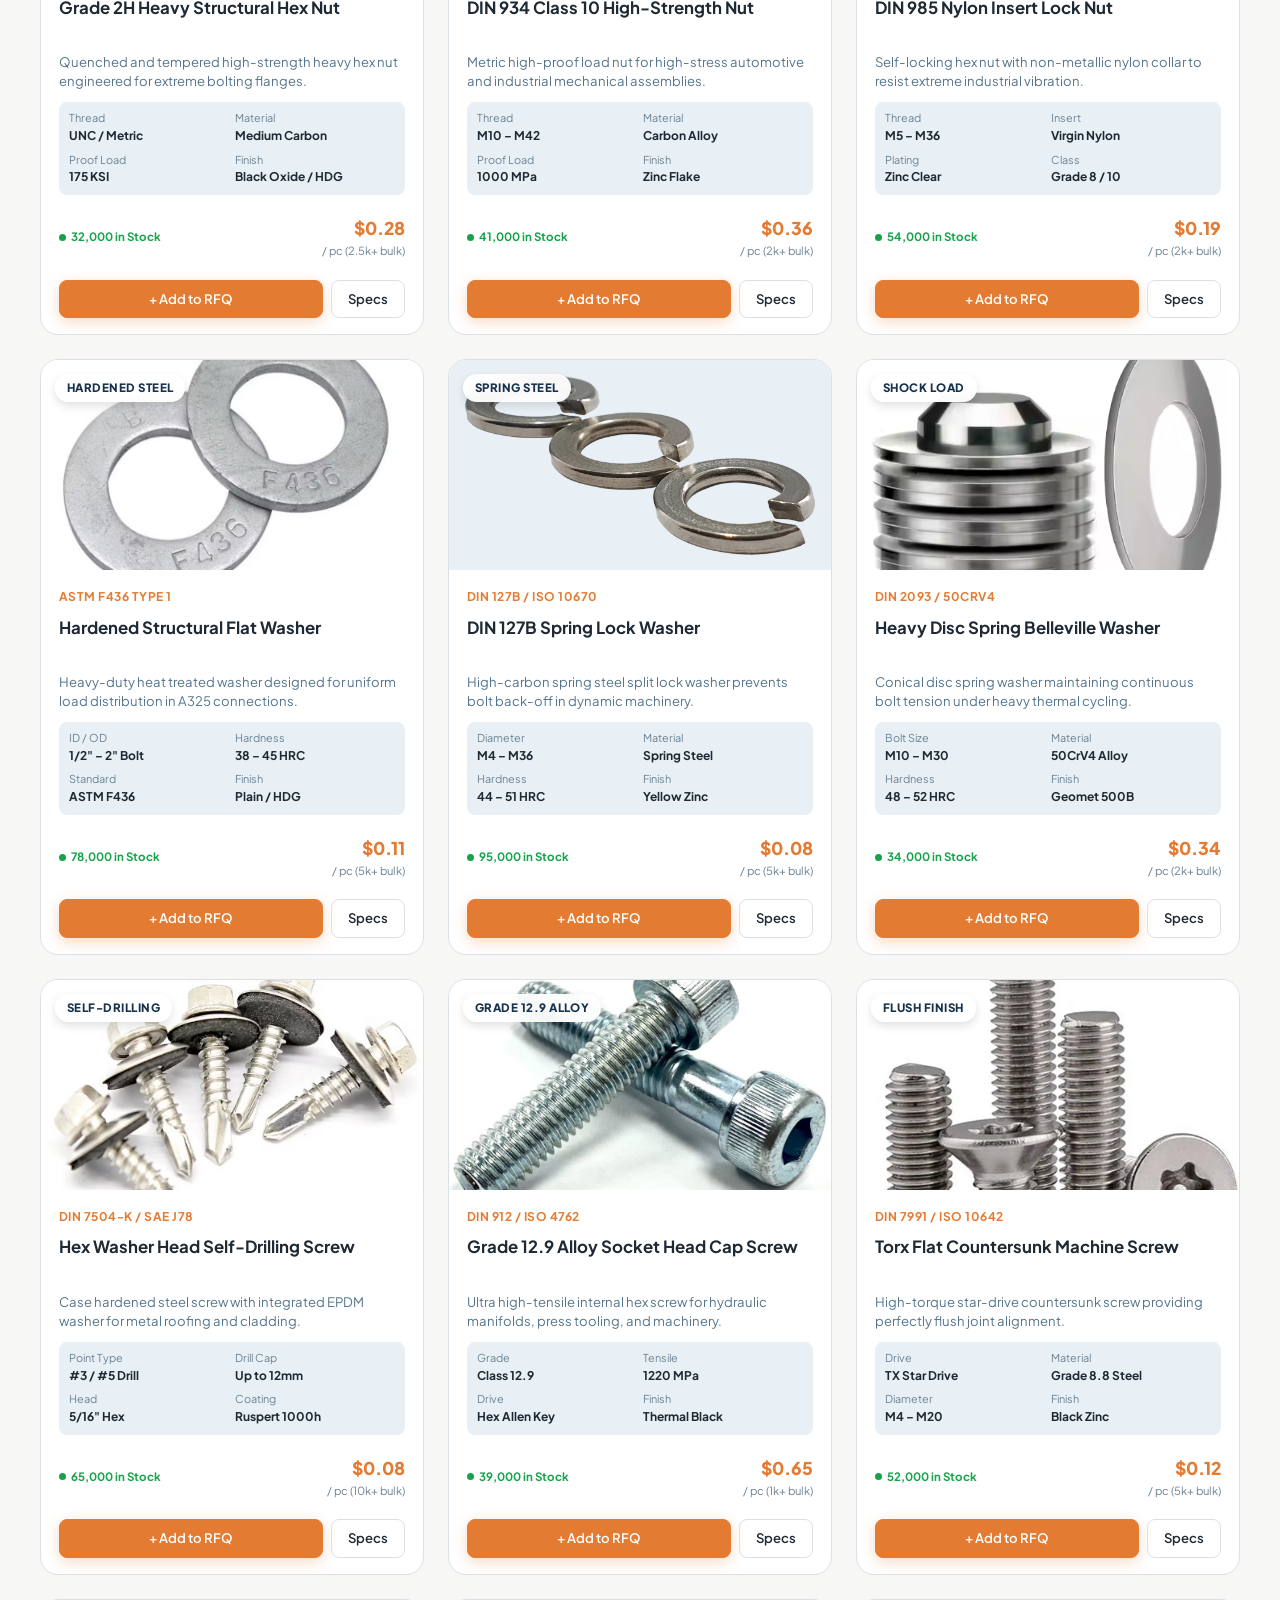
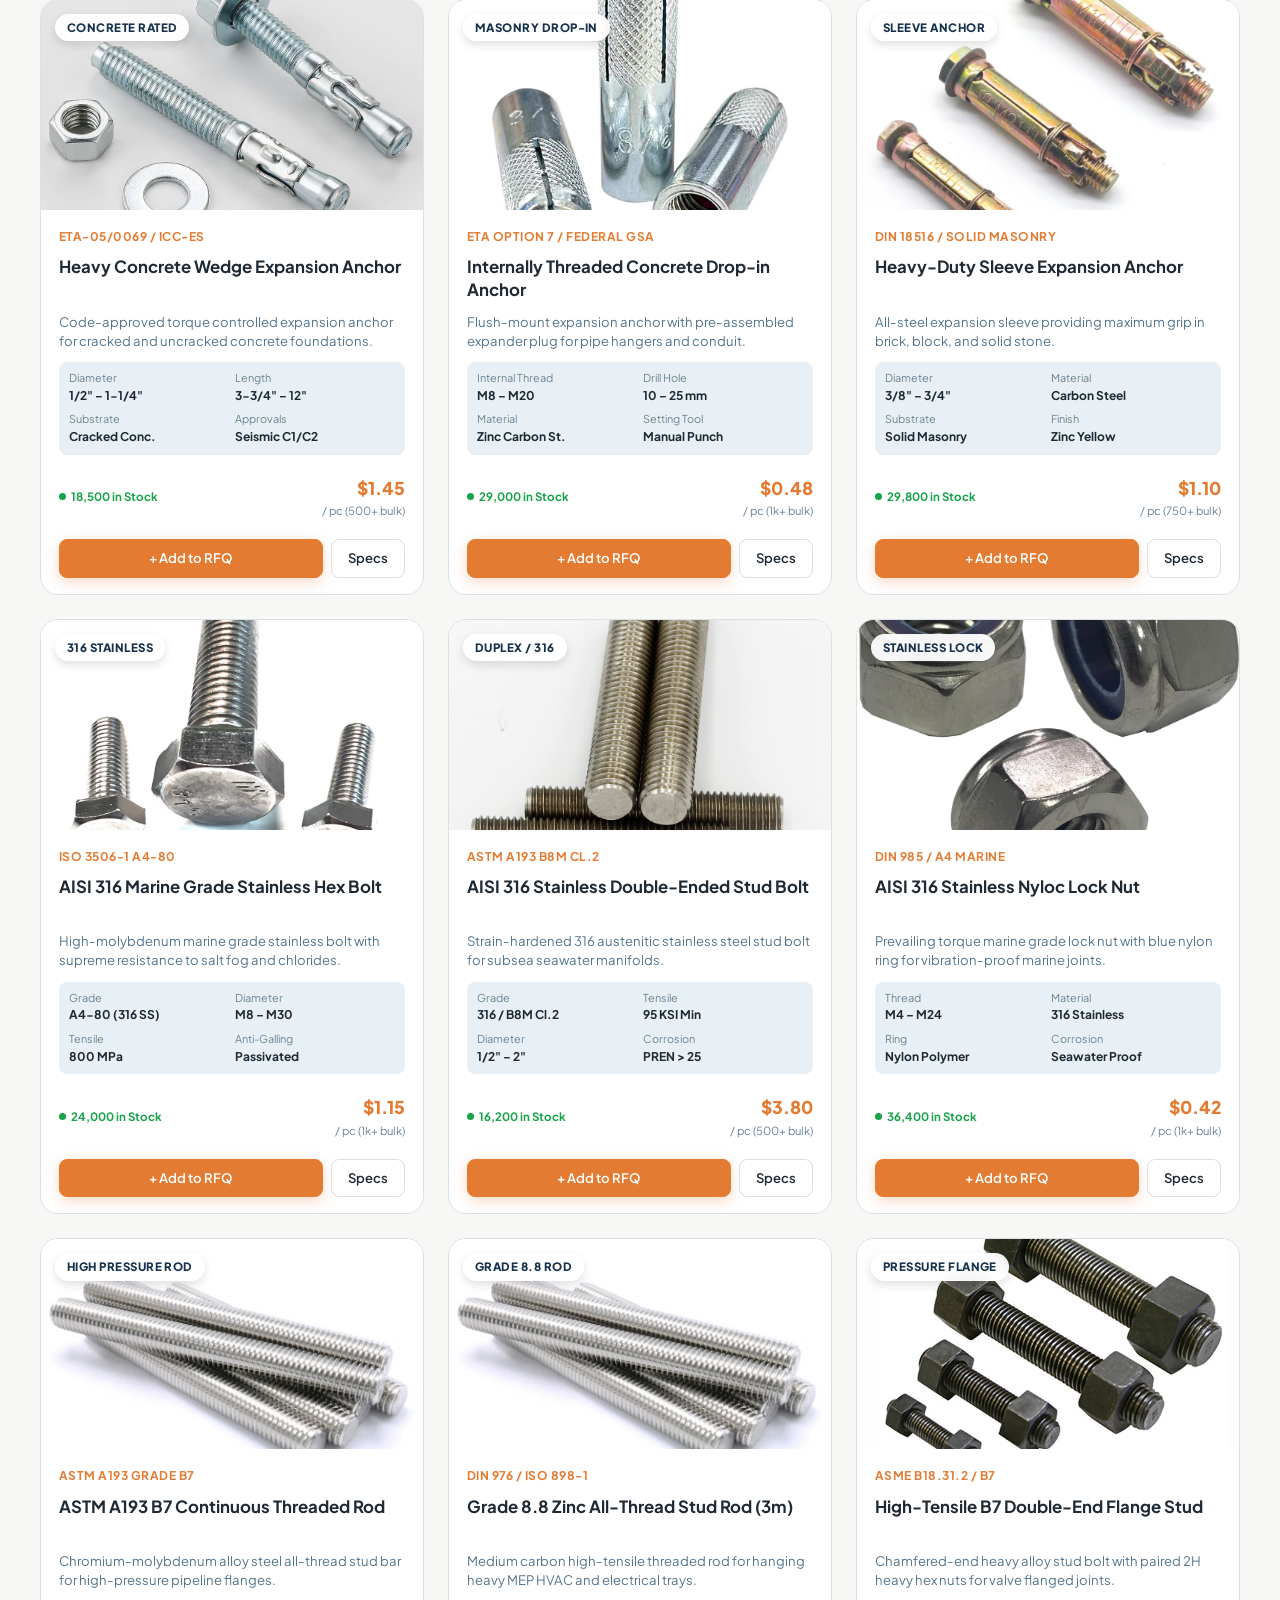
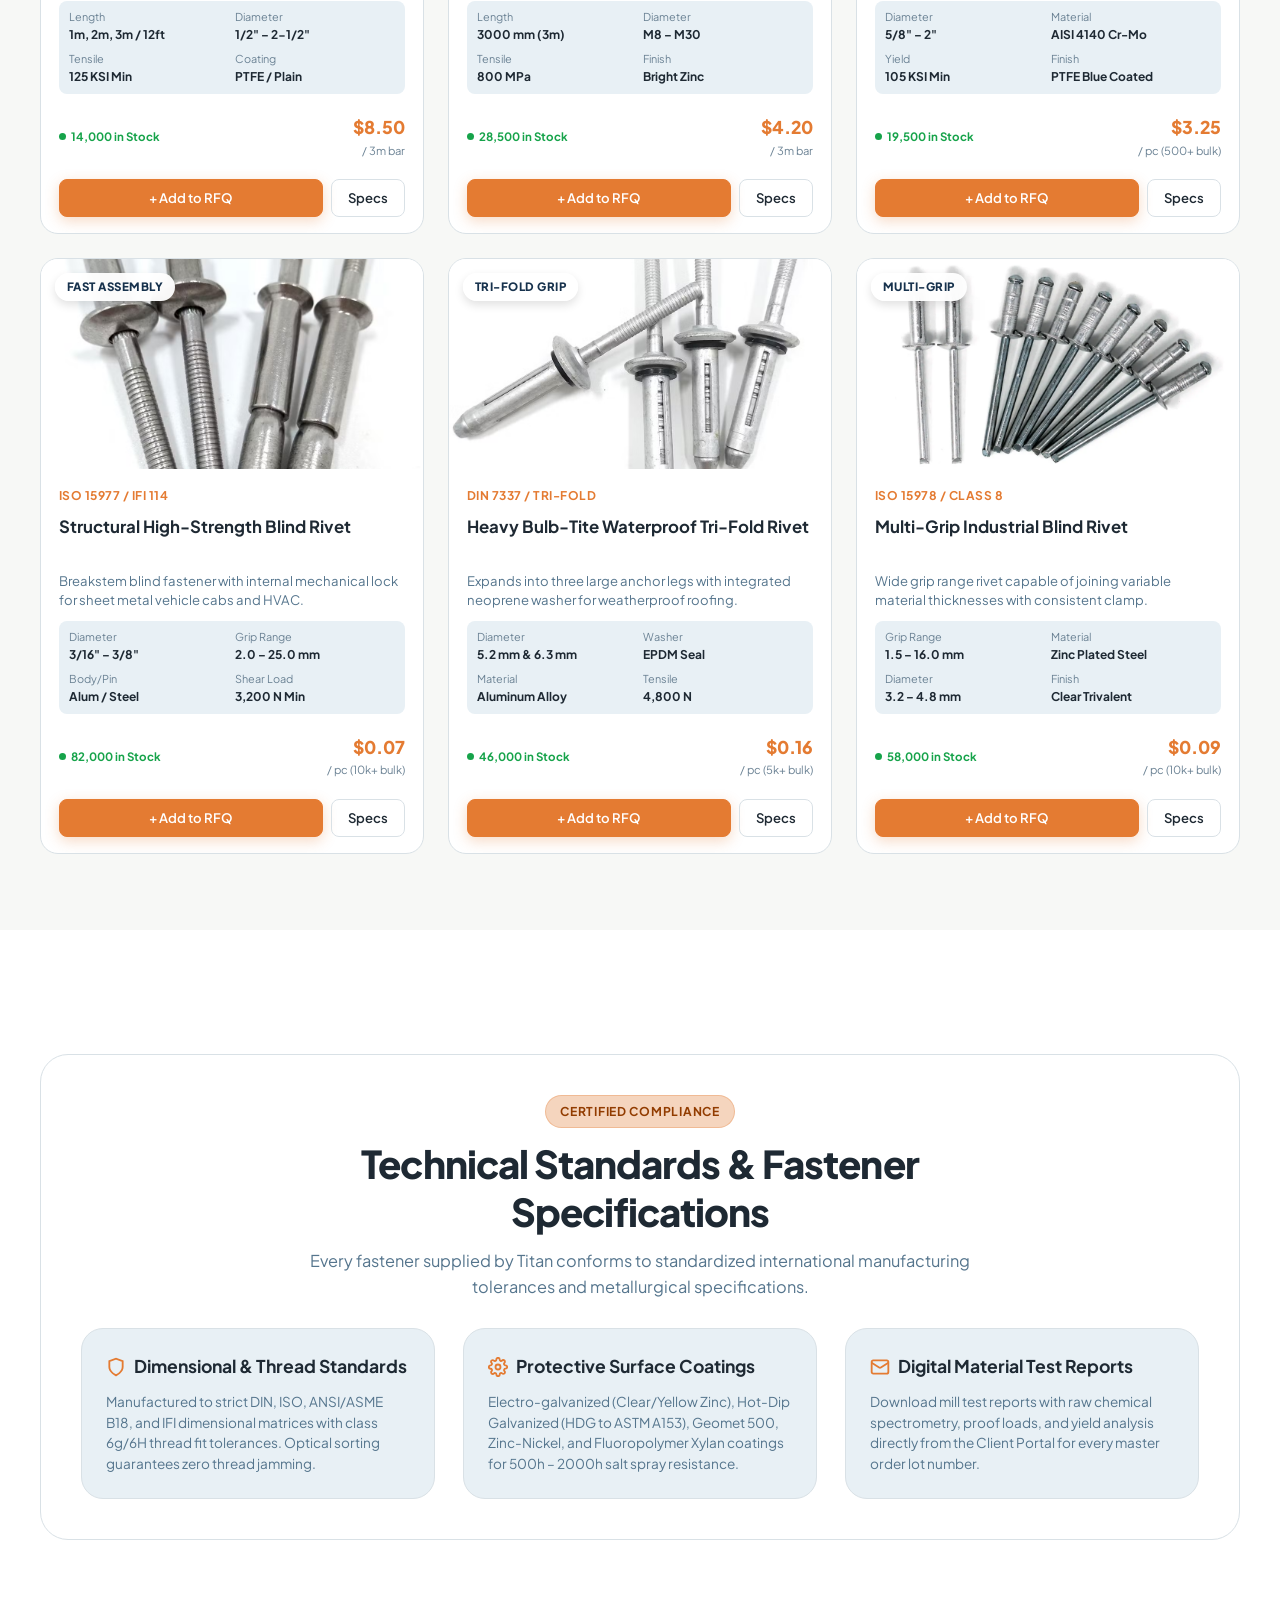
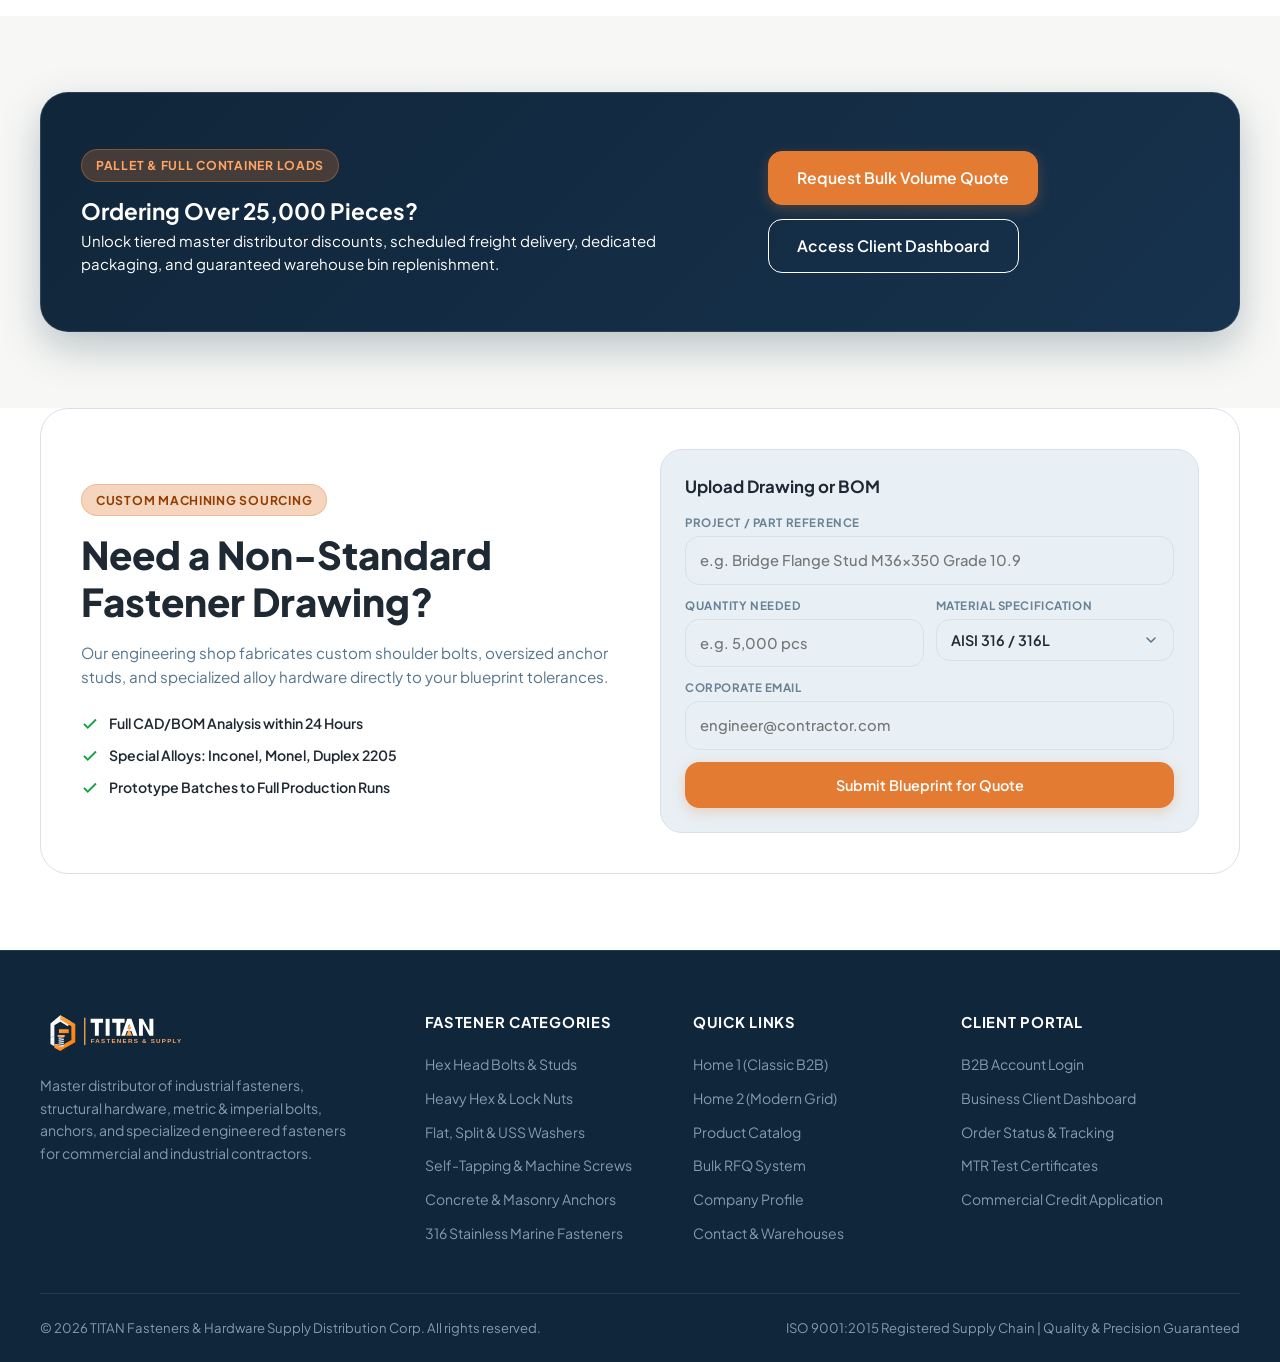
<file: template-13-industrial-fastener-hardware/catalog.html>
<!DOCTYPE html>
<html lang="en" dir="ltr" data-theme="light">

<head>
  <meta charset="UTF-8">
  <meta name="viewport" content="width=device-width, initial-scale=1.0">
  <title>Product Catalog | TITAN FASTENERS — Master Industrial Hardware Inventory</title>
  <meta name="description"
    content="Explore over 50,000+ certified industrial fasteners, structural hex bolts, heavy nuts, hardened washers, masonry anchors, and stainless hardware.">
  <link rel="preconnect" href="https://fonts.googleapis.com">
  <link rel="preconnect" href="https://fonts.gstatic.com" crossorigin>
  <link
    href="https://fonts.googleapis.com/css2?family=Plus+Jakarta+Sans:wght@400;500;600;700;800&family=Space+Grotesk:wght@600;700;800&display=swap"
    rel="stylesheet">
  <link rel="icon" type="image/svg+xml" href="assets/images/favicon.svg">
  <link rel="apple-touch-icon" href="assets/images/favicon.svg">
  <link rel="stylesheet" href="assets/css/style.css">
</head>

<body>

  <!-- PAGE PRELOADER -->
  <div class="page-preloader" id="pagePreloader">
    <div class="preloader-inner">
      <div class="preloader-brand">
        <div class="preloader-spinner-wrap">
          <div class="preloader-ring"></div>
          <div class="preloader-bolt-icon">
            <svg width="28" height="28" viewBox="0 0 24 24" fill="none" stroke="currentColor" stroke-width="2.5"><path d="M13 2L3 14h9l-1 8 10-12h-9l1-8z"></path></svg>
          </div>
        </div>
        <div class="preloader-logo-text">
          <span class="p-title">TITAN</span>
          <span class="p-sub">INDUSTRIAL SUPPLY</span>
        </div>
      </div>
      <div class="preloader-bar">
        <div class="preloader-progress"></div>
      </div>
    </div>
  </div>

  <!-- NAVBAR -->
  <header class="navbar-wrapper">
    <div class="container navbar">
      <a href="index.html" class="brand-logo" aria-label="TITAN Fasteners Home">
        <img src="assets/images/logo.svg" alt="TITAN Fasteners &amp; Supply" class="brand-logo-img logo-light" />
        <img src="assets/images/logo-white.svg" alt="TITAN Fasteners &amp; Supply" class="brand-logo-img logo-dark" />
      </a>

      <nav aria-label="Main Navigation">
        <ul class="nav-menu">
          <li class="nav-dropdown">
            <a href="index.html" class="nav-link">
              Home
              <svg width="14" height="14" viewBox="0 0 24 24" fill="none" stroke="currentColor" stroke-width="2"
                stroke-linecap="round" stroke-linejoin="round">
                <polyline points="6 9 12 15 18 9"></polyline>
              </svg>
            </a>
            <div class="nav-dropdown-menu">
              <a href="index.html" class="nav-dropdown-item">Home 1 (Classic B2B)</a>
              <a href="home-2.html" class="nav-dropdown-item">Home 2 (Modern Grid)</a>
            </div>
          </li>
          <li><a href="catalog.html" class="nav-link active">Product Catalog</a></li>
          <li><a href="bulk-ordering.html" class="nav-link">Bulk Ordering</a></li>
          <li><a href="about.html" class="nav-link">About Us</a></li>
          <li><a href="contact.html" class="nav-link">Contact</a></li>
          <li><a href="dashboard.html" class="nav-link">Dashboard</a></li>
        </ul>
      </nav>

      <div class="nav-actions">
        <button class="icon-btn theme-toggle-btn" aria-label="Toggle theme">
          <svg width="18" height="18" viewBox="0 0 24 24" fill="none" stroke="currentColor" stroke-width="2"
            stroke-linecap="round" stroke-linejoin="round">
            <path d="M21 12.79A9 9 0 1 1 11.21 3 7 7 0 0 0 21 12.79z"></path>
          </svg>
        </button>
        <button class="icon-btn rtl-toggle-btn" aria-label="Toggle text direction">RTL</button>
        <a href="login.html" class="btn btn-outline btn-sm">Login</a>
        <a href="bulk-ordering.html" class="btn btn-primary btn-sm">Request Quote</a>
        <button class="hamburger-btn" aria-label="Open mobile navigation menu">
          <svg viewBox="0 0 24 24" fill="none" stroke="currentColor" stroke-width="2" stroke-linecap="round"
            stroke-linejoin="round">
            <line x1="3" y1="12" x2="21" y2="12"></line>
            <line x1="3" y1="6" x2="21" y2="6"></line>
            <line x1="3" y1="18" x2="21" y2="18"></line>
          </svg>
        </button>
      </div>
    </div>
  </header>

  <!-- MOBILE NAVIGATION DRAWER -->
  <div class="mobile-drawer-backdrop" aria-hidden="true">
    <div class="mobile-drawer">
      <div class="mobile-drawer-header">
        <a href="index.html" class="brand-logo" aria-label="TITAN Fasteners Home">
          <img src="assets/images/logo.svg" alt="TITAN Fasteners &amp; Supply" class="brand-logo-img logo-light" />
          <img src="assets/images/logo-white.svg" alt="TITAN Fasteners &amp; Supply" class="brand-logo-img logo-dark" />
        </a>
        <button class="drawer-close-btn" aria-label="Close navigation menu">
          <svg width="20" height="20" viewBox="0 0 24 24" fill="none" stroke="currentColor" stroke-width="2"
            stroke-linecap="round" stroke-linejoin="round">
            <line x1="18" y1="6" x2="6" y2="18"></line>
            <line x1="6" y1="6" x2="18" y2="18"></line>
          </svg>
        </button>
      </div>
      <div class="mobile-drawer-body">
        <ul class="mobile-nav-list">
          <li>
            <button class="mobile-dropdown-header" data-target="m-cat-home-drop">
              <span>Home</span>
              <svg class="dropdown-chevron" width="16" height="16" viewBox="0 0 24 24" fill="none" stroke="currentColor"
                stroke-width="2">
                <polyline points="6 9 12 15 18 9"></polyline>
              </svg>
            </button>
            <div id="m-cat-home-drop" class="mobile-dropdown-content" style="display: none;">
              <a href="index.html" class="mobile-nav-link">Home 1 (Classic B2B)</a>
              <a href="home-2.html" class="mobile-nav-link">Home 2 (Modern Grid)</a>
            </div>
          </li>
          <li><a href="catalog.html" class="mobile-nav-link active">Product Catalog</a></li>
          <li><a href="bulk-ordering.html" class="mobile-nav-link">Bulk Ordering</a></li>
          <li><a href="about.html" class="mobile-nav-link">About Us</a></li>
          <li><a href="contact.html" class="mobile-nav-link">Contact</a></li>
          <li><a href="dashboard.html" class="mobile-nav-link">Dashboard</a></li>
        </ul>
      </div>
      <div class="mobile-drawer-footer">
        <div style="display: flex; gap: 10px; justify-content: space-between;">
          <button class="btn btn-outline btn-sm theme-toggle-btn" style="flex:1;">Theme</button>
          <button class="btn btn-outline btn-sm rtl-toggle-btn" style="flex:1;">RTL</button>
        </div>
        <a href="login.html" class="btn btn-outline" style="width: 100%;">Client Login</a>
        <a href="bulk-ordering.html" class="btn btn-primary" style="width: 100%;">Request Bulk Quote</a>
      </div>
    </div>
  </div>

  <main>
    <!-- ==========================================================================
         SECTION 1: CATALOG HERO (Uniform Height 380px Banner)
         ========================================================================== -->
    <section class="page-header" id="catalog-hero">
      <div class="page-header-overlay"></div>
      <div class="container">
        <div class="page-header-content">
          <nav class="breadcrumb-nav" aria-label="Breadcrumb">
            <a href="index.html">Home</a>
            <span class="breadcrumb-separator">/</span>
            <span>Product Catalog</span>
          </nav>
          <span class="badge badge-orange">Master SKU Repository</span>
          <h1 class="page-header-title">Industrial Fasteners &amp; Hardware Catalog</h1>
          <p class="page-header-desc">
            Direct wholesale access to 50,000+ in-stock fastener SKUs. Filter by metallurgical grade, dimension, thread
            pitch, and corrosion-resistant finishes.
          </p>
        </div>
      </div>
    </section>

    <!-- ==========================================================================
         SECTION 2: PRODUCT GRID & SIDEBAR FILTER LAYOUT
         ========================================================================== -->
    <section class="section" style="padding-top: 32px;" id="product-grid-section">
      <div class="container">

        <!-- Toolbar: Search + Sort + Count -->
        <div class="catalog-toolbar">
          <div class="catalog-search-wrap">
            <img src="assets/images/favicon.svg" alt="Titan"
              style="width: 18px; height: 18px; opacity: 0.85; flex-shrink: 0;" />
            <input type="text" id="catalogSearchInput" placeholder="Search by SKU, DIN standard, or keyword..."
              aria-label="Search Catalog">
          </div>
          <div class="catalog-toolbar-meta">
            <span class="catalog-results-count" id="catalogResultsCount">Showing 24 of 24 SKUs</span>
            <select class="catalog-sort-select" id="catalogSortSelect" aria-label="Sort products">
              <option value="popular">Sort: Most Popular</option>
              <option value="price-asc">Sort: Price (Low to High)</option>
              <option value="price-desc">Sort: Price (High to Low)</option>
              <option value="name">Sort: Product Name (A – Z)</option>
            </select>
          </div>
        </div>

        <!-- Quick Horizontal Category Filter Ribbon -->
        <div class="catalog-category-ribbon" id="catalogCategoryRibbon" role="tablist"
          aria-label="Quick Category Filter">
          <button class="cat-ribbon-pill active" data-cat="all" role="tab" aria-selected="true" type="button">
            <span>All Fasteners</span>
            <span class="cat-ribbon-badge">24</span>
          </button>
          <button class="cat-ribbon-pill" data-cat="bolts" role="tab" aria-selected="false" type="button">
            <span>Hex &amp; Structural Bolts</span>
            <span class="cat-ribbon-badge">3</span>
          </button>
          <button class="cat-ribbon-pill" data-cat="nuts" role="tab" aria-selected="false" type="button">
            <span>Heavy Nuts &amp; Lock Nuts</span>
            <span class="cat-ribbon-badge">3</span>
          </button>
          <button class="cat-ribbon-pill" data-cat="washers" role="tab" aria-selected="false" type="button">
            <span>Structural Flat Washers</span>
            <span class="cat-ribbon-badge">3</span>
          </button>
          <button class="cat-ribbon-pill" data-cat="screws" role="tab" aria-selected="false" type="button">
            <span>Self-Drilling Screws</span>
            <span class="cat-ribbon-badge">3</span>
          </button>
          <button class="cat-ribbon-pill" data-cat="anchors" role="tab" aria-selected="false" type="button">
            <span>Concrete Anchors</span>
            <span class="cat-ribbon-badge">3</span>
          </button>
          <button class="cat-ribbon-pill" data-cat="stainless" role="tab" aria-selected="false" type="button">
            <span>316 Marine Stainless</span>
            <span class="cat-ribbon-badge">3</span>
          </button>
          <button class="cat-ribbon-pill" data-cat="rods" role="tab" aria-selected="false" type="button">
            <span>Threaded Rods</span>
            <span class="cat-ribbon-badge">3</span>
          </button>
          <button class="cat-ribbon-pill" data-cat="rivets" role="tab" aria-selected="false" type="button">
            <span>Blind Rivets</span>
            <span class="cat-ribbon-badge">3</span>
          </button>
        </div>

        <div class="catalog-layout">
          <!-- PRODUCT GRID (24 BALANCED TECHNICAL CARDS: 3 CARDS PER CATEGORY) -->
          <div class="catalog-grid" id="catalogGrid">

            <!-- ==================== BOLTS (4 Cards) ==================== -->
            <!-- Card 1 -->
            <article class="catalog-card" data-category="bolts" data-material="carbon" data-grade="8.8"
              data-instock="true" data-name="Grade 8.8 High-Tensile Hex Head Bolt" data-price="0.42">
              <div class="catalog-card-img-wrap">
                <span class="catalog-card-pill">Structural Grade</span>
                <img class="catalog-card-img" src="assets/images/cat-grade8-hex-bolt.png"
                  alt="Grade 8.8 Full Thread Hex Bolt" loading="lazy">
              </div>
              <div class="catalog-card-body">
                <span class="catalog-card-code">DIN 933 / ISO 4017</span>
                <h3 class="catalog-card-title">Grade 8.8 High-Tensile Hex Head Bolt</h3>
                <p class="catalog-card-desc">Fully threaded high-tensile structural bolt with zinc electroplating for
                  mechanical machinery.</p>
                <div class="catalog-card-specs-row">
                  <div class="catalog-spec-item">
                    <span class="catalog-spec-key">Diameter</span>
                    <span class="catalog-spec-val">M12 – M36</span>
                  </div>
                  <div class="catalog-spec-item">
                    <span class="catalog-spec-key">Material</span>
                    <span class="catalog-spec-val">Carbon Steel</span>
                  </div>
                  <div class="catalog-spec-item">
                    <span class="catalog-spec-key">Tensile</span>
                    <span class="catalog-spec-val">800 MPa</span>
                  </div>
                  <div class="catalog-spec-item">
                    <span class="catalog-spec-key">Finish</span>
                    <span class="catalog-spec-val">Clear Zinc</span>
                  </div>
                </div>
                <div class="catalog-card-status-row">
                  <div class="catalog-stock-tag">
                    <span class="telemetry-pulse"></span>
                    <span>45,000 in Stock</span>
                  </div>
                  <div class="catalog-price-wrap">
                    <span class="catalog-price-val">$0.42</span>
                    <span class="catalog-price-unit">/ pc (1k+ bulk)</span>
                  </div>
                </div>
                <div class="catalog-card-actions">
                  <a href="bulk-ordering.html" class="btn btn-primary btn-sm">+ Add to RFQ</a>
                  <button class="btn btn-outline btn-sm" type="button" aria-label="Quick Specs">Specs</button>
                </div>
              </div>
            </article>

            <!-- Card 2 -->
            <article class="catalog-card" data-category="bolts" data-material="carbon" data-grade="8.8"
              data-instock="true" data-name="ASTM A325 Heavy Structural Hex Bolt" data-price="0.85">
              <div class="catalog-card-img-wrap">
                <span class="catalog-card-pill">Bridge &amp; Steel</span>
                <img class="catalog-card-img" src="assets/images/cat-astm-a325-bolt.png" alt="ASTM A325 Heavy Hex Bolt"
                  loading="lazy">
              </div>
              <div class="catalog-card-body">
                <span class="catalog-card-code">ASTM A325 / Type 1</span>
                <h3 class="catalog-card-title">ASTM A325 Heavy Structural Hex Bolt</h3>
                <p class="catalog-card-desc">Hot-dip galvanized structural bolt engineered for high-shear steel framing
                  and bridge connections.</p>
                <div class="catalog-card-specs-row">
                  <div class="catalog-spec-item">
                    <span class="catalog-spec-key">Diameter</span>
                    <span class="catalog-spec-val">1/2" – 1-1/2"</span>
                  </div>
                  <div class="catalog-spec-item">
                    <span class="catalog-spec-key">Material</span>
                    <span class="catalog-spec-val">Medium Carbon</span>
                  </div>
                  <div class="catalog-spec-item">
                    <span class="catalog-spec-key">Tensile</span>
                    <span class="catalog-spec-val">120 KSI Min</span>
                  </div>
                  <div class="catalog-spec-item">
                    <span class="catalog-spec-key">Finish</span>
                    <span class="catalog-spec-val">HDG / Plain</span>
                  </div>
                </div>
                <div class="catalog-card-status-row">
                  <div class="catalog-stock-tag">
                    <span class="telemetry-pulse"></span>
                    <span>38,500 in Stock</span>
                  </div>
                  <div class="catalog-price-wrap">
                    <span class="catalog-price-val">$0.85</span>
                    <span class="catalog-price-unit">/ pc (1k+ bulk)</span>
                  </div>
                </div>
                <div class="catalog-card-actions">
                  <a href="bulk-ordering.html" class="btn btn-primary btn-sm">+ Add to RFQ</a>
                  <button class="btn btn-outline btn-sm" type="button" aria-label="Quick Specs">Specs</button>
                </div>
              </div>
            </article>

            <!-- Card 3 -->
            <article class="catalog-card" data-category="bolts" data-material="alloy" data-grade="12.9"
              data-instock="true" data-name="Grade 10.9 High-Tensile Flange Hex Bolt" data-price="0.64">
              <div class="catalog-card-img-wrap">
                <span class="catalog-card-pill">High Torque</span>
                <img class="catalog-card-img" src="assets/images/cat-flange-bolt-109.png"
                  alt="Grade 10.9 Flange Hex Bolt" loading="lazy">
              </div>
              <div class="catalog-card-body">
                <span class="catalog-card-code">DIN 6921 / ISO 4162</span>
                <h3 class="catalog-card-title">Grade 10.9 High-Tensile Flange Hex Bolt</h3>
                <p class="catalog-card-desc">Integrated serrated flange distributes high clamp load without requiring
                  secondary washers.</p>
                <div class="catalog-card-specs-row">
                  <div class="catalog-spec-item">
                    <span class="catalog-spec-key">Diameter</span>
                    <span class="catalog-spec-val">M8 – M24</span>
                  </div>
                  <div class="catalog-spec-item">
                    <span class="catalog-spec-key">Material</span>
                    <span class="catalog-spec-val">Alloy Steel</span>
                  </div>
                  <div class="catalog-spec-item">
                    <span class="catalog-spec-key">Tensile</span>
                    <span class="catalog-spec-val">1040 MPa</span>
                  </div>
                  <div class="catalog-spec-item">
                    <span class="catalog-spec-key">Finish</span>
                    <span class="catalog-spec-val">Black Oxide</span>
                  </div>
                </div>
                <div class="catalog-card-status-row">
                  <div class="catalog-stock-tag">
                    <span class="telemetry-pulse"></span>
                    <span>26,000 in Stock</span>
                  </div>
                  <div class="catalog-price-wrap">
                    <span class="catalog-price-val">$0.64</span>
                    <span class="catalog-price-unit">/ pc (1k+ bulk)</span>
                  </div>
                </div>
                <div class="catalog-card-actions">
                  <a href="bulk-ordering.html" class="btn btn-primary btn-sm">+ Add to RFQ</a>
                  <button class="btn btn-outline btn-sm" type="button" aria-label="Quick Specs">Specs</button>
                </div>
              </div>
            </article>

            <!-- ==================== NUTS (3 Cards) ==================== -->
            <!-- Card 5 -->
            <article class="catalog-card" data-category="nuts" data-material="carbon" data-grade="2h"
              data-instock="true" data-name="Grade 2H Heavy Structural Hex Nut" data-price="0.28">
              <div class="catalog-card-img-wrap">
                <span class="catalog-card-pill">High Pressure</span>
                <img class="catalog-card-img" src="assets/images/cat-grade-2h-nuts.png"
                  alt="Grade 2H Heavy Structural Hex Nut" loading="lazy">
              </div>
              <div class="catalog-card-body">
                <span class="catalog-card-code">ASTM A563 / A194 2H</span>
                <h3 class="catalog-card-title">Grade 2H Heavy Structural Hex Nut</h3>
                <p class="catalog-card-desc">Quenched and tempered high-strength heavy hex nut engineered for extreme
                  bolting flanges.</p>
                <div class="catalog-card-specs-row">
                  <div class="catalog-spec-item">
                    <span class="catalog-spec-key">Thread</span>
                    <span class="catalog-spec-val">UNC / Metric</span>
                  </div>
                  <div class="catalog-spec-item">
                    <span class="catalog-spec-key">Material</span>
                    <span class="catalog-spec-val">Medium Carbon</span>
                  </div>
                  <div class="catalog-spec-item">
                    <span class="catalog-spec-key">Proof Load</span>
                    <span class="catalog-spec-val">175 KSI</span>
                  </div>
                  <div class="catalog-spec-item">
                    <span class="catalog-spec-key">Finish</span>
                    <span class="catalog-spec-val">Black Oxide / HDG</span>
                  </div>
                </div>
                <div class="catalog-card-status-row">
                  <div class="catalog-stock-tag">
                    <span class="telemetry-pulse"></span>
                    <span>32,000 in Stock</span>
                  </div>
                  <div class="catalog-price-wrap">
                    <span class="catalog-price-val">$0.28</span>
                    <span class="catalog-price-unit">/ pc (2.5k+ bulk)</span>
                  </div>
                </div>
                <div class="catalog-card-actions">
                  <a href="bulk-ordering.html" class="btn btn-primary btn-sm">+ Add to RFQ</a>
                  <button class="btn btn-outline btn-sm" type="button" aria-label="Quick Specs">Specs</button>
                </div>
              </div>
            </article>

            <!-- Card 6 -->
            <article class="catalog-card" data-category="nuts" data-material="carbon" data-grade="8.8"
              data-instock="true" data-name="DIN 934 Class 10 High-Strength Nut" data-price="0.36">
              <div class="catalog-card-img-wrap">
                <span class="catalog-card-pill">Class 10 Metric</span>
                <img class="catalog-card-img" src="assets/images/cat-din934-hex-nuts.png" alt="DIN 934 Class 10 Hex Nut"
                  loading="lazy">
              </div>
              <div class="catalog-card-body">
                <span class="catalog-card-code">DIN 934 / ISO 4032</span>
                <h3 class="catalog-card-title">DIN 934 Class 10 High-Strength Nut</h3>
                <p class="catalog-card-desc">Metric high-proof load nut for high-stress automotive and industrial
                  mechanical assemblies.</p>
                <div class="catalog-card-specs-row">
                  <div class="catalog-spec-item">
                    <span class="catalog-spec-key">Thread</span>
                    <span class="catalog-spec-val">M10 – M42</span>
                  </div>
                  <div class="catalog-spec-item">
                    <span class="catalog-spec-key">Material</span>
                    <span class="catalog-spec-val">Carbon Alloy</span>
                  </div>
                  <div class="catalog-spec-item">
                    <span class="catalog-spec-key">Proof Load</span>
                    <span class="catalog-spec-val">1000 MPa</span>
                  </div>
                  <div class="catalog-spec-item">
                    <span class="catalog-spec-key">Finish</span>
                    <span class="catalog-spec-val">Zinc Flake</span>
                  </div>
                </div>
                <div class="catalog-card-status-row">
                  <div class="catalog-stock-tag">
                    <span class="telemetry-pulse"></span>
                    <span>41,000 in Stock</span>
                  </div>
                  <div class="catalog-price-wrap">
                    <span class="catalog-price-val">$0.36</span>
                    <span class="catalog-price-unit">/ pc (2k+ bulk)</span>
                  </div>
                </div>
                <div class="catalog-card-actions">
                  <a href="bulk-ordering.html" class="btn btn-primary btn-sm">+ Add to RFQ</a>
                  <button class="btn btn-outline btn-sm" type="button" aria-label="Quick Specs">Specs</button>
                </div>
              </div>
            </article>

            <!-- Card 7 -->
            <article class="catalog-card" data-category="nuts" data-material="carbon" data-grade="8.8"
              data-instock="true" data-name="DIN 985 Nylon Insert Lock Nut" data-price="0.19">
              <div class="catalog-card-img-wrap">
                <span class="catalog-card-pill">Anti-Vibration</span>
                <img class="catalog-card-img" src="assets/images/cat-nylon-lock-nuts.png" alt="DIN 985 Nylon Insert Lock Nut"
                  loading="lazy">
              </div>
              <div class="catalog-card-body">
                <span class="catalog-card-code">DIN 985 / ISO 10511</span>
                <h3 class="catalog-card-title">DIN 985 Nylon Insert Lock Nut</h3>
                <p class="catalog-card-desc">Self-locking hex nut with non-metallic nylon collar to resist extreme
                  industrial vibration.</p>
                <div class="catalog-card-specs-row">
                  <div class="catalog-spec-item">
                    <span class="catalog-spec-key">Thread</span>
                    <span class="catalog-spec-val">M5 – M36</span>
                  </div>
                  <div class="catalog-spec-item">
                    <span class="catalog-spec-key">Insert</span>
                    <span class="catalog-spec-val">Virgin Nylon</span>
                  </div>
                  <div class="catalog-spec-item">
                    <span class="catalog-spec-key">Plating</span>
                    <span class="catalog-spec-val">Zinc Clear</span>
                  </div>
                  <div class="catalog-spec-item">
                    <span class="catalog-spec-key">Class</span>
                    <span class="catalog-spec-val">Grade 8 / 10</span>
                  </div>
                </div>
                <div class="catalog-card-status-row">
                  <div class="catalog-stock-tag">
                    <span class="telemetry-pulse"></span>
                    <span>54,000 in Stock</span>
                  </div>
                  <div class="catalog-price-wrap">
                    <span class="catalog-price-val">$0.19</span>
                    <span class="catalog-price-unit">/ pc (2k+ bulk)</span>
                  </div>
                </div>
                <div class="catalog-card-actions">
                  <a href="bulk-ordering.html" class="btn btn-primary btn-sm">+ Add to RFQ</a>
                  <button class="btn btn-outline btn-sm" type="button" aria-label="Quick Specs">Specs</button>
                </div>
              </div>
            </article>

            <!-- ==================== WASHERS (3 Cards) ==================== -->
            <!-- Card 9 -->
            <article class="catalog-card" data-category="washers" data-material="carbon" data-grade="f436"
              data-instock="true" data-name="Hardened Structural Flat Washer" data-price="0.11">
              <div class="catalog-card-img-wrap">
                <span class="catalog-card-pill">Hardened Steel</span>
                <img class="catalog-card-img" src="assets/images/cat-f436-flat-washers.png"
                  alt="ASTM F436 Structural Flat Washer" loading="lazy">
              </div>
              <div class="catalog-card-body">
                <span class="catalog-card-code">ASTM F436 Type 1</span>
                <h3 class="catalog-card-title">Hardened Structural Flat Washer</h3>
                <p class="catalog-card-desc">Heavy-duty heat treated washer designed for uniform load distribution in
                  A325 connections.</p>
                <div class="catalog-card-specs-row">
                  <div class="catalog-spec-item">
                    <span class="catalog-spec-key">ID / OD</span>
                    <span class="catalog-spec-val">1/2" – 2" Bolt</span>
                  </div>
                  <div class="catalog-spec-item">
                    <span class="catalog-spec-key">Hardness</span>
                    <span class="catalog-spec-val">38 – 45 HRC</span>
                  </div>
                  <div class="catalog-spec-item">
                    <span class="catalog-spec-key">Standard</span>
                    <span class="catalog-spec-val">ASTM F436</span>
                  </div>
                  <div class="catalog-spec-item">
                    <span class="catalog-spec-key">Finish</span>
                    <span class="catalog-spec-val">Plain / HDG</span>
                  </div>
                </div>
                <div class="catalog-card-status-row">
                  <div class="catalog-stock-tag">
                    <span class="telemetry-pulse"></span>
                    <span>78,000 in Stock</span>
                  </div>
                  <div class="catalog-price-wrap">
                    <span class="catalog-price-val">$0.11</span>
                    <span class="catalog-price-unit">/ pc (5k+ bulk)</span>
                  </div>
                </div>
                <div class="catalog-card-actions">
                  <a href="bulk-ordering.html" class="btn btn-primary btn-sm">+ Add to RFQ</a>
                  <button class="btn btn-outline btn-sm" type="button" aria-label="Quick Specs">Specs</button>
                </div>
              </div>
            </article>

            <!-- Card 10 -->
            <article class="catalog-card" data-category="washers" data-material="carbon" data-grade="8.8"
              data-instock="true" data-name="DIN 127B Spring Lock Washer" data-price="0.08">
              <div class="catalog-card-img-wrap">
                <span class="catalog-card-pill">Spring Steel</span>
                <img class="catalog-card-img" src="assets/images/cat-spring-lock-washers.png"
                  alt="DIN 127B High-Carbon Spring Lock Washer" loading="lazy">
              </div>
              <div class="catalog-card-body">
                <span class="catalog-card-code">DIN 127B / ISO 10670</span>
                <h3 class="catalog-card-title">DIN 127B Spring Lock Washer</h3>
                <p class="catalog-card-desc">High-carbon spring steel split lock washer prevents bolt back-off in
                  dynamic machinery.</p>
                <div class="catalog-card-specs-row">
                  <div class="catalog-spec-item">
                    <span class="catalog-spec-key">Diameter</span>
                    <span class="catalog-spec-val">M4 – M36</span>
                  </div>
                  <div class="catalog-spec-item">
                    <span class="catalog-spec-key">Material</span>
                    <span class="catalog-spec-val">Spring Steel</span>
                  </div>
                  <div class="catalog-spec-item">
                    <span class="catalog-spec-key">Hardness</span>
                    <span class="catalog-spec-val">44 – 51 HRC</span>
                  </div>
                  <div class="catalog-spec-item">
                    <span class="catalog-spec-key">Finish</span>
                    <span class="catalog-spec-val">Yellow Zinc</span>
                  </div>
                </div>
                <div class="catalog-card-status-row">
                  <div class="catalog-stock-tag">
                    <span class="telemetry-pulse"></span>
                    <span>95,000 in Stock</span>
                  </div>
                  <div class="catalog-price-wrap">
                    <span class="catalog-price-val">$0.08</span>
                    <span class="catalog-price-unit">/ pc (5k+ bulk)</span>
                  </div>
                </div>
                <div class="catalog-card-actions">
                  <a href="bulk-ordering.html" class="btn btn-primary btn-sm">+ Add to RFQ</a>
                  <button class="btn btn-outline btn-sm" type="button" aria-label="Quick Specs">Specs</button>
                </div>
              </div>
            </article>

            <!-- Card 11 -->
            <article class="catalog-card" data-category="washers" data-material="alloy" data-grade="12.9"
              data-instock="true" data-name="Heavy Disc Spring Belleville Washer" data-price="0.34">
              <div class="catalog-card-img-wrap">
                <span class="catalog-card-pill">Shock Load</span>
                <img class="catalog-card-img" src="assets/images/cat-belleville-disc-washers.png"
                  alt="DIN 2093 Belleville Disc Spring Washer" loading="lazy">
              </div>
              <div class="catalog-card-body">
                <span class="catalog-card-code">DIN 2093 / 50CrV4</span>
                <h3 class="catalog-card-title">Heavy Disc Spring Belleville Washer</h3>
                <p class="catalog-card-desc">Conical disc spring washer maintaining continuous bolt tension under heavy
                  thermal cycling.</p>
                <div class="catalog-card-specs-row">
                  <div class="catalog-spec-item">
                    <span class="catalog-spec-key">Bolt Size</span>
                    <span class="catalog-spec-val">M10 – M30</span>
                  </div>
                  <div class="catalog-spec-item">
                    <span class="catalog-spec-key">Material</span>
                    <span class="catalog-spec-val">50CrV4 Alloy</span>
                  </div>
                  <div class="catalog-spec-item">
                    <span class="catalog-spec-key">Hardness</span>
                    <span class="catalog-spec-val">48 – 52 HRC</span>
                  </div>
                  <div class="catalog-spec-item">
                    <span class="catalog-spec-key">Finish</span>
                    <span class="catalog-spec-val">Geomet 500B</span>
                  </div>
                </div>
                <div class="catalog-card-status-row">
                  <div class="catalog-stock-tag">
                    <span class="telemetry-pulse"></span>
                    <span>34,000 in Stock</span>
                  </div>
                  <div class="catalog-price-wrap">
                    <span class="catalog-price-val">$0.34</span>
                    <span class="catalog-price-unit">/ pc (2k+ bulk)</span>
                  </div>
                </div>
                <div class="catalog-card-actions">
                  <a href="bulk-ordering.html" class="btn btn-primary btn-sm">+ Add to RFQ</a>
                  <button class="btn btn-outline btn-sm" type="button" aria-label="Quick Specs">Specs</button>
                </div>
              </div>
            </article>

            <!-- ==================== SCREWS (3 Cards) ==================== -->
            <!-- Card 13 -->
            <article class="catalog-card" data-category="screws" data-material="carbon" data-grade="8.8"
              data-instock="true" data-name="Hex Washer Head Self-Drilling Screw" data-price="0.08">
              <div class="catalog-card-img-wrap">
                <span class="catalog-card-pill">Self-Drilling</span>
                <img class="catalog-card-img" src="assets/images/cat-self-drilling-screws.png"
                  alt="Hex Washer Head Self-Drilling Screw" loading="lazy">
              </div>
              <div class="catalog-card-body">
                <span class="catalog-card-code">DIN 7504-K / SAE J78</span>
                <h3 class="catalog-card-title">Hex Washer Head Self-Drilling Screw</h3>
                <p class="catalog-card-desc">Case hardened steel screw with integrated EPDM washer for metal roofing and
                  cladding.</p>
                <div class="catalog-card-specs-row">
                  <div class="catalog-spec-item">
                    <span class="catalog-spec-key">Point Type</span>
                    <span class="catalog-spec-val">#3 / #5 Drill</span>
                  </div>
                  <div class="catalog-spec-item">
                    <span class="catalog-spec-key">Drill Cap</span>
                    <span class="catalog-spec-val">Up to 12mm</span>
                  </div>
                  <div class="catalog-spec-item">
                    <span class="catalog-spec-key">Head</span>
                    <span class="catalog-spec-val">5/16" Hex</span>
                  </div>
                  <div class="catalog-spec-item">
                    <span class="catalog-spec-key">Coating</span>
                    <span class="catalog-spec-val">Ruspert 1000h</span>
                  </div>
                </div>
                <div class="catalog-card-status-row">
                  <div class="catalog-stock-tag">
                    <span class="telemetry-pulse"></span>
                    <span>65,000 in Stock</span>
                  </div>
                  <div class="catalog-price-wrap">
                    <span class="catalog-price-val">$0.08</span>
                    <span class="catalog-price-unit">/ pc (10k+ bulk)</span>
                  </div>
                </div>
                <div class="catalog-card-actions">
                  <a href="bulk-ordering.html" class="btn btn-primary btn-sm">+ Add to RFQ</a>
                  <button class="btn btn-outline btn-sm" type="button" aria-label="Quick Specs">Specs</button>
                </div>
              </div>
            </article>

            <!-- Card 14 -->
            <article class="catalog-card" data-category="screws" data-material="alloy" data-grade="12.9"
              data-instock="true" data-name="Grade 12.9 Alloy Socket Head Cap Screw" data-price="0.65">
              <div class="catalog-card-img-wrap">
                <span class="catalog-card-pill">Grade 12.9 Alloy</span>
                <img class="catalog-card-img" src="assets/images/cat-socket-cap-screws.png" alt="DIN 912 Socket Head Cap Screw"
                  loading="lazy">
              </div>
              <div class="catalog-card-body">
                <span class="catalog-card-code">DIN 912 / ISO 4762</span>
                <h3 class="catalog-card-title">Grade 12.9 Alloy Socket Head Cap Screw</h3>
                <p class="catalog-card-desc">Ultra high-tensile internal hex screw for hydraulic manifolds, press
                  tooling, and machinery.</p>
                <div class="catalog-card-specs-row">
                  <div class="catalog-spec-item">
                    <span class="catalog-spec-key">Grade</span>
                    <span class="catalog-spec-val">Class 12.9</span>
                  </div>
                  <div class="catalog-spec-item">
                    <span class="catalog-spec-key">Tensile</span>
                    <span class="catalog-spec-val">1220 MPa</span>
                  </div>
                  <div class="catalog-spec-item">
                    <span class="catalog-spec-key">Drive</span>
                    <span class="catalog-spec-val">Hex Allen Key</span>
                  </div>
                  <div class="catalog-spec-item">
                    <span class="catalog-spec-key">Finish</span>
                    <span class="catalog-spec-val">Thermal Black</span>
                  </div>
                </div>
                <div class="catalog-card-status-row">
                  <div class="catalog-stock-tag">
                    <span class="telemetry-pulse"></span>
                    <span>39,000 in Stock</span>
                  </div>
                  <div class="catalog-price-wrap">
                    <span class="catalog-price-val">$0.65</span>
                    <span class="catalog-price-unit">/ pc (1k+ bulk)</span>
                  </div>
                </div>
                <div class="catalog-card-actions">
                  <a href="bulk-ordering.html" class="btn btn-primary btn-sm">+ Add to RFQ</a>
                  <button class="btn btn-outline btn-sm" type="button" aria-label="Quick Specs">Specs</button>
                </div>
              </div>
            </article>


            <!-- Card 16 -->
            <article class="catalog-card" data-category="screws" data-material="carbon" data-grade="8.8"
              data-instock="true" data-name="Torx Flat Countersunk Machine Screw" data-price="0.12">
              <div class="catalog-card-img-wrap">
                <span class="catalog-card-pill">Flush Finish</span>
                <img class="catalog-card-img" src="assets/images/cat-torx-countersunk-screws.png"
                  alt="Torx Flat Countersunk Machine Screw" loading="lazy">
              </div>
              <div class="catalog-card-body">
                <span class="catalog-card-code">DIN 7991 / ISO 10642</span>
                <h3 class="catalog-card-title">Torx Flat Countersunk Machine Screw</h3>
                <p class="catalog-card-desc">High-torque star-drive countersunk screw providing perfectly flush joint
                  alignment.</p>
                <div class="catalog-card-specs-row">
                  <div class="catalog-spec-item">
                    <span class="catalog-spec-key">Drive</span>
                    <span class="catalog-spec-val">TX Star Drive</span>
                  </div>
                  <div class="catalog-spec-item">
                    <span class="catalog-spec-key">Material</span>
                    <span class="catalog-spec-val">Grade 8.8 Steel</span>
                  </div>
                  <div class="catalog-spec-item">
                    <span class="catalog-spec-key">Diameter</span>
                    <span class="catalog-spec-val">M4 – M20</span>
                  </div>
                  <div class="catalog-spec-item">
                    <span class="catalog-spec-key">Finish</span>
                    <span class="catalog-spec-val">Black Zinc</span>
                  </div>
                </div>
                <div class="catalog-card-status-row">
                  <div class="catalog-stock-tag">
                    <span class="telemetry-pulse"></span>
                    <span>52,000 in Stock</span>
                  </div>
                  <div class="catalog-price-wrap">
                    <span class="catalog-price-val">$0.12</span>
                    <span class="catalog-price-unit">/ pc (5k+ bulk)</span>
                  </div>
                </div>
                <div class="catalog-card-actions">
                  <a href="bulk-ordering.html" class="btn btn-primary btn-sm">+ Add to RFQ</a>
                  <button class="btn btn-outline btn-sm" type="button" aria-label="Quick Specs">Specs</button>
                </div>
              </div>
            </article>

            <!-- ==================== ANCHORS (4 Cards) ==================== -->
            <!-- Card 17 -->
            <article class="catalog-card" data-category="anchors" data-material="carbon" data-grade="8.8"
              data-instock="true" data-name="Heavy Concrete Wedge Expansion Anchor" data-price="1.45">
              <div class="catalog-card-img-wrap">
                <span class="catalog-card-pill">Concrete Rated</span>
                <img class="catalog-card-img" src="assets/images/cat-concrete-wedge-anchors.png"
                  alt="Heavy Concrete Wedge Anchor" loading="lazy">
              </div>
              <div class="catalog-card-body">
                <span class="catalog-card-code">ETA-05/0069 / ICC-ES</span>
                <h3 class="catalog-card-title">Heavy Concrete Wedge Expansion Anchor</h3>
                <p class="catalog-card-desc">Code-approved torque controlled expansion anchor for cracked and uncracked
                  concrete foundations.</p>
                <div class="catalog-card-specs-row">
                  <div class="catalog-spec-item">
                    <span class="catalog-spec-key">Diameter</span>
                    <span class="catalog-spec-val">1/2" – 1-1/4"</span>
                  </div>
                  <div class="catalog-spec-item">
                    <span class="catalog-spec-key">Length</span>
                    <span class="catalog-spec-val">3-3/4" – 12"</span>
                  </div>
                  <div class="catalog-spec-item">
                    <span class="catalog-spec-key">Substrate</span>
                    <span class="catalog-spec-val">Cracked Conc.</span>
                  </div>
                  <div class="catalog-spec-item">
                    <span class="catalog-spec-key">Approvals</span>
                    <span class="catalog-spec-val">Seismic C1/C2</span>
                  </div>
                </div>
                <div class="catalog-card-status-row">
                  <div class="catalog-stock-tag">
                    <span class="telemetry-pulse"></span>
                    <span>18,500 in Stock</span>
                  </div>
                  <div class="catalog-price-wrap">
                    <span class="catalog-price-val">$1.45</span>
                    <span class="catalog-price-unit">/ pc (500+ bulk)</span>
                  </div>
                </div>
                <div class="catalog-card-actions">
                  <a href="bulk-ordering.html" class="btn btn-primary btn-sm">+ Add to RFQ</a>
                  <button class="btn btn-outline btn-sm" type="button" aria-label="Quick Specs">Specs</button>
                </div>
              </div>
            </article>

            <!-- Card 18 -->
            <article class="catalog-card" data-category="anchors" data-material="carbon" data-grade="8.8"
              data-instock="true" data-name="Internally Threaded Concrete Drop-in Anchor" data-price="0.48">
              <div class="catalog-card-img-wrap">
                <span class="catalog-card-pill">Masonry Drop-in</span>
                <img class="catalog-card-img" src="assets/images/cat-drop-in-anchors.png"
                  alt="Internal Thread Concrete Drop-in Anchor" loading="lazy">
              </div>
              <div class="catalog-card-body">
                <span class="catalog-card-code">ETA Option 7 / Federal GSA</span>
                <h3 class="catalog-card-title">Internally Threaded Concrete Drop-in Anchor</h3>
                <p class="catalog-card-desc">Flush-mount expansion anchor with pre-assembled expander plug for pipe
                  hangers and conduit.</p>
                <div class="catalog-card-specs-row">
                  <div class="catalog-spec-item">
                    <span class="catalog-spec-key">Internal Thread</span>
                    <span class="catalog-spec-val">M8 – M20</span>
                  </div>
                  <div class="catalog-spec-item">
                    <span class="catalog-spec-key">Drill Hole</span>
                    <span class="catalog-spec-val">10 – 25 mm</span>
                  </div>
                  <div class="catalog-spec-item">
                    <span class="catalog-spec-key">Material</span>
                    <span class="catalog-spec-val">Zinc Carbon St.</span>
                  </div>
                  <div class="catalog-spec-item">
                    <span class="catalog-spec-key">Setting Tool</span>
                    <span class="catalog-spec-val">Manual Punch</span>
                  </div>
                </div>
                <div class="catalog-card-status-row">
                  <div class="catalog-stock-tag">
                    <span class="telemetry-pulse"></span>
                    <span>29,000 in Stock</span>
                  </div>
                  <div class="catalog-price-wrap">
                    <span class="catalog-price-val">$0.48</span>
                    <span class="catalog-price-unit">/ pc (1k+ bulk)</span>
                  </div>
                </div>
                <div class="catalog-card-actions">
                  <a href="bulk-ordering.html" class="btn btn-primary btn-sm">+ Add to RFQ</a>
                  <button class="btn btn-outline btn-sm" type="button" aria-label="Quick Specs">Specs</button>
                </div>
              </div>
            </article>


            <!-- Card 20 -->
            <article class="catalog-card" data-category="anchors" data-material="carbon" data-grade="8.8"
              data-instock="true" data-name="Heavy-Duty Sleeve Expansion Anchor" data-price="1.10">
              <div class="catalog-card-img-wrap">
                <span class="catalog-card-pill">Sleeve Anchor</span>
                <img class="catalog-card-img" src="assets/images/cat-sleeve-anchors.png"
                  alt="Heavy-Duty Sleeve Expansion Anchor" loading="lazy">
              </div>
              <div class="catalog-card-body">
                <span class="catalog-card-code">DIN 18516 / Solid Masonry</span>
                <h3 class="catalog-card-title">Heavy-Duty Sleeve Expansion Anchor</h3>
                <p class="catalog-card-desc">All-steel expansion sleeve providing maximum grip in brick, block, and
                  solid stone.</p>
                <div class="catalog-card-specs-row">
                  <div class="catalog-spec-item">
                    <span class="catalog-spec-key">Diameter</span>
                    <span class="catalog-spec-val">3/8" – 3/4"</span>
                  </div>
                  <div class="catalog-spec-item">
                    <span class="catalog-spec-key">Material</span>
                    <span class="catalog-spec-val">Carbon Steel</span>
                  </div>
                  <div class="catalog-spec-item">
                    <span class="catalog-spec-key">Substrate</span>
                    <span class="catalog-spec-val">Solid Masonry</span>
                  </div>
                  <div class="catalog-spec-item">
                    <span class="catalog-spec-key">Finish</span>
                    <span class="catalog-spec-val">Zinc Yellow</span>
                  </div>
                </div>
                <div class="catalog-card-status-row">
                  <div class="catalog-stock-tag">
                    <span class="telemetry-pulse"></span>
                    <span>29,800 in Stock</span>
                  </div>
                  <div class="catalog-price-wrap">
                    <span class="catalog-price-val">$1.10</span>
                    <span class="catalog-price-unit">/ pc (750+ bulk)</span>
                  </div>
                </div>
                <div class="catalog-card-actions">
                  <a href="bulk-ordering.html" class="btn btn-primary btn-sm">+ Add to RFQ</a>
                  <button class="btn btn-outline btn-sm" type="button" aria-label="Quick Specs">Specs</button>
                </div>
              </div>
            </article>

            <!-- ==================== STAINLESS (3 Cards) ==================== -->
            <!-- Card 21 -->
            <article class="catalog-card" data-category="stainless" data-material="stainless" data-grade="ss316"
              data-instock="true" data-name="AISI 316 Marine Grade Stainless Hex Bolt" data-price="1.15">
              <div class="catalog-card-img-wrap">
                <span class="catalog-card-pill">316 Stainless</span>
                <img class="catalog-card-img" src="assets/images/cat-ss316-hex-bolts.png"
                  alt="AISI 316 Stainless Steel Hex Bolt" loading="lazy">
              </div>
              <div class="catalog-card-body">
                <span class="catalog-card-code">ISO 3506-1 A4-80</span>
                <h3 class="catalog-card-title">AISI 316 Marine Grade Stainless Hex Bolt</h3>
                <p class="catalog-card-desc">High-molybdenum marine grade stainless bolt with supreme resistance to salt
                  fog and chlorides.</p>
                <div class="catalog-card-specs-row">
                  <div class="catalog-spec-item">
                    <span class="catalog-spec-key">Grade</span>
                    <span class="catalog-spec-val">A4-80 (316 SS)</span>
                  </div>
                  <div class="catalog-spec-item">
                    <span class="catalog-spec-key">Diameter</span>
                    <span class="catalog-spec-val">M8 – M30</span>
                  </div>
                  <div class="catalog-spec-item">
                    <span class="catalog-spec-key">Tensile</span>
                    <span class="catalog-spec-val">800 MPa</span>
                  </div>
                  <div class="catalog-spec-item">
                    <span class="catalog-spec-key">Anti-Galling</span>
                    <span class="catalog-spec-val">Passivated</span>
                  </div>
                </div>
                <div class="catalog-card-status-row">
                  <div class="catalog-stock-tag">
                    <span class="telemetry-pulse"></span>
                    <span>24,000 in Stock</span>
                  </div>
                  <div class="catalog-price-wrap">
                    <span class="catalog-price-val">$1.15</span>
                    <span class="catalog-price-unit">/ pc (1k+ bulk)</span>
                  </div>
                </div>
                <div class="catalog-card-actions">
                  <a href="bulk-ordering.html" class="btn btn-primary btn-sm">+ Add to RFQ</a>
                  <button class="btn btn-outline btn-sm" type="button" aria-label="Quick Specs">Specs</button>
                </div>
              </div>
            </article>

            <!-- Card 22 -->
            <article class="catalog-card" data-category="stainless" data-material="stainless" data-grade="ss316"
              data-instock="true" data-name="AISI 316 Stainless Double-Ended Stud Bolt" data-price="3.80">
              <div class="catalog-card-img-wrap">
                <span class="catalog-card-pill">Duplex / 316</span>
                <img class="catalog-card-img" src="assets/images/cat-ss-double-studs.png"
                  alt="316 Stainless Double-End Stud Bolt" loading="lazy">
              </div>
              <div class="catalog-card-body">
                <span class="catalog-card-code">ASTM A193 B8M Cl.2</span>
                <h3 class="catalog-card-title">AISI 316 Stainless Double-Ended Stud Bolt</h3>
                <p class="catalog-card-desc">Strain-hardened 316 austenitic stainless steel stud bolt for subsea
                  seawater manifolds.</p>
                <div class="catalog-card-specs-row">
                  <div class="catalog-spec-item">
                    <span class="catalog-spec-key">Grade</span>
                    <span class="catalog-spec-val">316 / B8M Cl.2</span>
                  </div>
                  <div class="catalog-spec-item">
                    <span class="catalog-spec-key">Tensile</span>
                    <span class="catalog-spec-val">95 KSI Min</span>
                  </div>
                  <div class="catalog-spec-item">
                    <span class="catalog-spec-key">Diameter</span>
                    <span class="catalog-spec-val">1/2" – 2"</span>
                  </div>
                  <div class="catalog-spec-item">
                    <span class="catalog-spec-key">Corrosion</span>
                    <span class="catalog-spec-val">PREN &gt; 25</span>
                  </div>
                </div>
                <div class="catalog-card-status-row">
                  <div class="catalog-stock-tag">
                    <span class="telemetry-pulse"></span>
                    <span>16,200 in Stock</span>
                  </div>
                  <div class="catalog-price-wrap">
                    <span class="catalog-price-val">$3.80</span>
                    <span class="catalog-price-unit">/ pc (500+ bulk)</span>
                  </div>
                </div>
                <div class="catalog-card-actions">
                  <a href="bulk-ordering.html" class="btn btn-primary btn-sm">+ Add to RFQ</a>
                  <button class="btn btn-outline btn-sm" type="button" aria-label="Quick Specs">Specs</button>
                </div>
              </div>
            </article>

            <!-- Card 24 -->
            <article class="catalog-card" data-category="stainless" data-material="stainless" data-grade="ss316"
              data-instock="true" data-name="AISI 316 Stainless Nyloc Lock Nut" data-price="0.42">
              <div class="catalog-card-img-wrap">
                <span class="catalog-card-pill">Stainless Lock</span>
                <img class="catalog-card-img" src="assets/images/cat-ss316-nyloc-nuts.png"
                  alt="AISI 316 Stainless Nyloc Lock Nut" loading="lazy">
              </div>
              <div class="catalog-card-body">
                <span class="catalog-card-code">DIN 985 / A4 Marine</span>
                <h3 class="catalog-card-title">AISI 316 Stainless Nyloc Lock Nut</h3>
                <p class="catalog-card-desc">Prevailing torque marine grade lock nut with blue nylon ring for
                  vibration-proof marine joints.</p>
                <div class="catalog-card-specs-row">
                  <div class="catalog-spec-item">
                    <span class="catalog-spec-key">Thread</span>
                    <span class="catalog-spec-val">M4 – M24</span>
                  </div>
                  <div class="catalog-spec-item">
                    <span class="catalog-spec-key">Material</span>
                    <span class="catalog-spec-val">316 Stainless</span>
                  </div>
                  <div class="catalog-spec-item">
                    <span class="catalog-spec-key">Ring</span>
                    <span class="catalog-spec-val">Nylon Polymer</span>
                  </div>
                  <div class="catalog-spec-item">
                    <span class="catalog-spec-key">Corrosion</span>
                    <span class="catalog-spec-val">Seawater Proof</span>
                  </div>
                </div>
                <div class="catalog-card-status-row">
                  <div class="catalog-stock-tag">
                    <span class="telemetry-pulse"></span>
                    <span>36,400 in Stock</span>
                  </div>
                  <div class="catalog-price-wrap">
                    <span class="catalog-price-val">$0.42</span>
                    <span class="catalog-price-unit">/ pc (1k+ bulk)</span>
                  </div>
                </div>
                <div class="catalog-card-actions">
                  <a href="bulk-ordering.html" class="btn btn-primary btn-sm">+ Add to RFQ</a>
                  <button class="btn btn-outline btn-sm" type="button" aria-label="Quick Specs">Specs</button>
                </div>
              </div>
            </article>

            <!-- ==================== RODS & STUDS (4 Cards) ==================== -->
            <!-- Card 25 -->
            <article class="catalog-card" data-category="rods" data-material="alloy" data-grade="b7" data-instock="true"
              data-name="ASTM A193 B7 Continuous Threaded Rod" data-price="8.50">
              <div class="catalog-card-img-wrap">
                <span class="catalog-card-pill">High Pressure Rod</span>
                <img class="catalog-card-img" src="assets/images/cat-ss-threaded-rods.png"
                  alt="ASTM A193 B7 Fully Threaded Rod" loading="lazy">
              </div>
              <div class="catalog-card-body">
                <span class="catalog-card-code">ASTM A193 Grade B7</span>
                <h3 class="catalog-card-title">ASTM A193 B7 Continuous Threaded Rod</h3>
                <p class="catalog-card-desc">Chromium-molybdenum alloy steel all-thread stud bar for high-pressure
                  pipeline flanges.</p>
                <div class="catalog-card-specs-row">
                  <div class="catalog-spec-item">
                    <span class="catalog-spec-key">Length</span>
                    <span class="catalog-spec-val">1m, 2m, 3m / 12ft</span>
                  </div>
                  <div class="catalog-spec-item">
                    <span class="catalog-spec-key">Diameter</span>
                    <span class="catalog-spec-val">1/2" – 2-1/2"</span>
                  </div>
                  <div class="catalog-spec-item">
                    <span class="catalog-spec-key">Tensile</span>
                    <span class="catalog-spec-val">125 KSI Min</span>
                  </div>
                  <div class="catalog-spec-item">
                    <span class="catalog-spec-key">Coating</span>
                    <span class="catalog-spec-val">PTFE / Plain</span>
                  </div>
                </div>
                <div class="catalog-card-status-row">
                  <div class="catalog-stock-tag">
                    <span class="telemetry-pulse"></span>
                    <span>14,000 in Stock</span>
                  </div>
                  <div class="catalog-price-wrap">
                    <span class="catalog-price-val">$8.50</span>
                    <span class="catalog-price-unit">/ 3m bar</span>
                  </div>
                </div>
                <div class="catalog-card-actions">
                  <a href="bulk-ordering.html" class="btn btn-primary btn-sm">+ Add to RFQ</a>
                  <button class="btn btn-outline btn-sm" type="button" aria-label="Quick Specs">Specs</button>
                </div>
              </div>
            </article>

            <!-- Card 26 -->
            <article class="catalog-card" data-category="rods" data-material="carbon" data-grade="8.8"
              data-instock="true" data-name="Grade 8.8 Zinc All-Thread Stud Rod (3m)" data-price="4.20">
              <div class="catalog-card-img-wrap">
                <span class="catalog-card-pill">Grade 8.8 Rod</span>
                <img class="catalog-card-img" src="assets/images/cat-ss-threaded-rods.png" alt="Grade 8.8 Zinc Threaded Rod"
                  loading="lazy">
              </div>
              <div class="catalog-card-body">
                <span class="catalog-card-code">DIN 976 / ISO 898-1</span>
                <h3 class="catalog-card-title">Grade 8.8 Zinc All-Thread Stud Rod (3m)</h3>
                <p class="catalog-card-desc">Medium carbon high-tensile threaded rod for hanging heavy MEP HVAC and
                  electrical trays.</p>
                <div class="catalog-card-specs-row">
                  <div class="catalog-spec-item">
                    <span class="catalog-spec-key">Length</span>
                    <span class="catalog-spec-val">3000 mm (3m)</span>
                  </div>
                  <div class="catalog-spec-item">
                    <span class="catalog-spec-key">Diameter</span>
                    <span class="catalog-spec-val">M8 – M30</span>
                  </div>
                  <div class="catalog-spec-item">
                    <span class="catalog-spec-key">Tensile</span>
                    <span class="catalog-spec-val">800 MPa</span>
                  </div>
                  <div class="catalog-spec-item">
                    <span class="catalog-spec-key">Finish</span>
                    <span class="catalog-spec-val">Bright Zinc</span>
                  </div>
                </div>
                <div class="catalog-card-status-row">
                  <div class="catalog-stock-tag">
                    <span class="telemetry-pulse"></span>
                    <span>28,500 in Stock</span>
                  </div>
                  <div class="catalog-price-wrap">
                    <span class="catalog-price-val">$4.20</span>
                    <span class="catalog-price-unit">/ 3m bar</span>
                  </div>
                </div>
                <div class="catalog-card-actions">
                  <a href="bulk-ordering.html" class="btn btn-primary btn-sm">+ Add to RFQ</a>
                  <button class="btn btn-outline btn-sm" type="button" aria-label="Quick Specs">Specs</button>
                </div>
              </div>
            </article>

            <!-- Card 28 -->
            <article class="catalog-card" data-category="rods" data-material="alloy" data-grade="b7" data-instock="true"
              data-name="High-Tensile B7 Double-End Flange Stud" data-price="3.25">
              <div class="catalog-card-img-wrap">
                <span class="catalog-card-pill">Pressure Flange</span>
                <img class="catalog-card-img" src="assets/images/cat-b7-flange-studs-nuts.png"
                  alt="High Tensile B7 Double End Flange Stud" loading="lazy">
              </div>
              <div class="catalog-card-body">
                <span class="catalog-card-code">ASME B18.31.2 / B7</span>
                <h3 class="catalog-card-title">High-Tensile B7 Double-End Flange Stud</h3>
                <p class="catalog-card-desc">Chamfered-end heavy alloy stud bolt with paired 2H heavy hex nuts for valve
                  flanged joints.</p>
                <div class="catalog-card-specs-row">
                  <div class="catalog-spec-item">
                    <span class="catalog-spec-key">Diameter</span>
                    <span class="catalog-spec-val">5/8" – 2"</span>
                  </div>
                  <div class="catalog-spec-item">
                    <span class="catalog-spec-key">Material</span>
                    <span class="catalog-spec-val">AISI 4140 Cr-Mo</span>
                  </div>
                  <div class="catalog-spec-item">
                    <span class="catalog-spec-key">Yield</span>
                    <span class="catalog-spec-val">105 KSI Min</span>
                  </div>
                  <div class="catalog-spec-item">
                    <span class="catalog-spec-key">Finish</span>
                    <span class="catalog-spec-val">PTFE Blue Coated</span>
                  </div>
                </div>
                <div class="catalog-card-status-row">
                  <div class="catalog-stock-tag">
                    <span class="telemetry-pulse"></span>
                    <span>19,500 in Stock</span>
                  </div>
                  <div class="catalog-price-wrap">
                    <span class="catalog-price-val">$3.25</span>
                    <span class="catalog-price-unit">/ pc (500+ bulk)</span>
                  </div>
                </div>
                <div class="catalog-card-actions">
                  <a href="bulk-ordering.html" class="btn btn-primary btn-sm">+ Add to RFQ</a>
                  <button class="btn btn-outline btn-sm" type="button" aria-label="Quick Specs">Specs</button>
                </div>
              </div>
            </article>

            <!-- ==================== RIVETS (4 Cards) ==================== -->
            <!-- Card 29 -->
            <article class="catalog-card" data-category="rivets" data-material="alloy" data-grade="8.8"
              data-instock="true" data-name="Structural High-Strength Blind Rivet" data-price="0.07">
              <div class="catalog-card-img-wrap">
                <span class="catalog-card-pill">Fast Assembly</span>
                <img class="catalog-card-img" src="assets/images/cat-structural-blind-rivets.png"
                  alt="Structural High-Strength Blind Rivet" loading="lazy">
              </div>
              <div class="catalog-card-body">
                <span class="catalog-card-code">ISO 15977 / IFI 114</span>
                <h3 class="catalog-card-title">Structural High-Strength Blind Rivet</h3>
                <p class="catalog-card-desc">Breakstem blind fastener with internal mechanical lock for sheet metal
                  vehicle cabs and HVAC.</p>
                <div class="catalog-card-specs-row">
                  <div class="catalog-spec-item">
                    <span class="catalog-spec-key">Diameter</span>
                    <span class="catalog-spec-val">3/16" – 3/8"</span>
                  </div>
                  <div class="catalog-spec-item">
                    <span class="catalog-spec-key">Grip Range</span>
                    <span class="catalog-spec-val">2.0 – 25.0 mm</span>
                  </div>
                  <div class="catalog-spec-item">
                    <span class="catalog-spec-key">Body/Pin</span>
                    <span class="catalog-spec-val">Alum / Steel</span>
                  </div>
                  <div class="catalog-spec-item">
                    <span class="catalog-spec-key">Shear Load</span>
                    <span class="catalog-spec-val">3,200 N Min</span>
                  </div>
                </div>
                <div class="catalog-card-status-row">
                  <div class="catalog-stock-tag">
                    <span class="telemetry-pulse"></span>
                    <span>82,000 in Stock</span>
                  </div>
                  <div class="catalog-price-wrap">
                    <span class="catalog-price-val">$0.07</span>
                    <span class="catalog-price-unit">/ pc (10k+ bulk)</span>
                  </div>
                </div>
                <div class="catalog-card-actions">
                  <a href="bulk-ordering.html" class="btn btn-primary btn-sm">+ Add to RFQ</a>
                  <button class="btn btn-outline btn-sm" type="button" aria-label="Quick Specs">Specs</button>
                </div>
              </div>
            </article>

            <!-- Card 30 -->
            <article class="catalog-card" data-category="rivets" data-material="alloy" data-grade="8.8"
              data-instock="true" data-name="Heavy Bulb-Tite Waterproof Tri-Fold Rivet" data-price="0.16">
              <div class="catalog-card-img-wrap">
                <span class="catalog-card-pill">Tri-Fold Grip</span>
                <img class="catalog-card-img" src="assets/images/cat-bulbtite-trifold-rivets.png"
                  alt="Bulb Tite Waterproof Tri Fold Rivet" loading="lazy">
              </div>
              <div class="catalog-card-body">
                <span class="catalog-card-code">DIN 7337 / Tri-Fold</span>
                <h3 class="catalog-card-title">Heavy Bulb-Tite Waterproof Tri-Fold Rivet</h3>
                <p class="catalog-card-desc">Expands into three large anchor legs with integrated neoprene washer for
                  weatherproof roofing.</p>
                <div class="catalog-card-specs-row">
                  <div class="catalog-spec-item">
                    <span class="catalog-spec-key">Diameter</span>
                    <span class="catalog-spec-val">5.2 mm &amp; 6.3 mm</span>
                  </div>
                  <div class="catalog-spec-item">
                    <span class="catalog-spec-key">Washer</span>
                    <span class="catalog-spec-val">EPDM Seal</span>
                  </div>
                  <div class="catalog-spec-item">
                    <span class="catalog-spec-key">Material</span>
                    <span class="catalog-spec-val">Aluminum Alloy</span>
                  </div>
                  <div class="catalog-spec-item">
                    <span class="catalog-spec-key">Tensile</span>
                    <span class="catalog-spec-val">4,800 N</span>
                  </div>
                </div>
                <div class="catalog-card-status-row">
                  <div class="catalog-stock-tag">
                    <span class="telemetry-pulse"></span>
                    <span>46,000 in Stock</span>
                  </div>
                  <div class="catalog-price-wrap">
                    <span class="catalog-price-val">$0.16</span>
                    <span class="catalog-price-unit">/ pc (5k+ bulk)</span>
                  </div>
                </div>
                <div class="catalog-card-actions">
                  <a href="bulk-ordering.html" class="btn btn-primary btn-sm">+ Add to RFQ</a>
                  <button class="btn btn-outline btn-sm" type="button" aria-label="Quick Specs">Specs</button>
                </div>
              </div>
            </article>

            <!-- Card 32 -->
            <article class="catalog-card" data-category="rivets" data-material="carbon" data-grade="8.8"
              data-instock="true" data-name="Multi-Grip Industrial Blind Rivet" data-price="0.09">
              <div class="catalog-card-img-wrap">
                <span class="catalog-card-pill">Multi-Grip</span>
                <img class="catalog-card-img" src="assets/images/cat-multigrip-blind-rivets.png"
                  alt="Multi-Grip Industrial Counter-Sunk Blind Rivet" loading="lazy">
              </div>
              <div class="catalog-card-body">
                <span class="catalog-card-code">ISO 15978 / Class 8</span>
                <h3 class="catalog-card-title">Multi-Grip Industrial Blind Rivet</h3>
                <p class="catalog-card-desc">Wide grip range rivet capable of joining variable material thicknesses with
                  consistent clamp.</p>
                <div class="catalog-card-specs-row">
                  <div class="catalog-spec-item">
                    <span class="catalog-spec-key">Grip Range</span>
                    <span class="catalog-spec-val">1.5 – 16.0 mm</span>
                  </div>
                  <div class="catalog-spec-item">
                    <span class="catalog-spec-key">Material</span>
                    <span class="catalog-spec-val">Zinc Plated Steel</span>
                  </div>
                  <div class="catalog-spec-item">
                    <span class="catalog-spec-key">Diameter</span>
                    <span class="catalog-spec-val">3.2 – 4.8 mm</span>
                  </div>
                  <div class="catalog-spec-item">
                    <span class="catalog-spec-key">Finish</span>
                    <span class="catalog-spec-val">Clear Trivalent</span>
                  </div>
                </div>
                <div class="catalog-card-status-row">
                  <div class="catalog-stock-tag">
                    <span class="telemetry-pulse"></span>
                    <span>58,000 in Stock</span>
                  </div>
                  <div class="catalog-price-wrap">
                    <span class="catalog-price-val">$0.09</span>
                    <span class="catalog-price-unit">/ pc (10k+ bulk)</span>
                  </div>
                </div>
                <div class="catalog-card-actions">
                  <a href="bulk-ordering.html" class="btn btn-primary btn-sm">+ Add to RFQ</a>
                  <button class="btn btn-outline btn-sm" type="button" aria-label="Quick Specs">Specs</button>
                </div>
              </div>
            </article>

            <!-- No Results Message -->
            <div id="catalogNoResults" class="catalog-no-results"
              style="display: none; grid-column: 1 / -1; text-align: center; padding: 60px 20px; background: var(--bg-surface); border: 1px dashed var(--border-color); border-radius: var(--radius-lg);">
              <svg width="48" height="48" viewBox="0 0 24 24" fill="none" stroke="currentColor" stroke-width="1.5"
                style="color: var(--warm-orange); margin-bottom: 16px;">
                <circle cx="11" cy="11" r="8"></circle>
                <line x1="21" y1="21" x2="16.65" y2="16.65"></line>
              </svg>
              <h3 style="font-size: 1.25rem; font-weight: 800; color: var(--text-primary); margin-bottom: 8px;">No
                Fasteners Match Selected Criteria</h3>
              <p style="color: var(--text-secondary); max-width: 420px; margin: 0 auto 20px; font-size: 0.9rem;">Try
                selecting another category or resetting filters to browse all in-stock hardware.</p>
              <button class="btn btn-primary btn-sm" type="button" id="catalogNoResultsReset">Reset All Filters</button>
            </div>

          </div>
        </div>
      </div>
    </section>

    <!-- ==========================================================================
         SECTION 4: PRODUCT SPECIFICATIONS & QUALITY INFORMATION
         ========================================================================== -->
    <section class="section section-subtle" id="catalog-quality">
      <div class="container">
        <div class="catalog-specs-section">
          <div class="section-header text-center" style="margin-bottom: 0;">
            <span class="badge badge-orange">Certified Compliance</span>
            <h2 class="section-title">Technical Standards &amp; Fastener Specifications</h2>
            <p class="section-subtitle">
              Every fastener supplied by Titan conforms to standardized international manufacturing tolerances and
              metallurgical specifications.
            </p>
          </div>

          <div class="catalog-specs-grid">
            <div class="catalog-spec-card">
              <h3 class="catalog-spec-card-title">
                <svg width="20" height="20" viewBox="0 0 24 24" fill="none" stroke="currentColor" stroke-width="2.2"
                  style="color:var(--warm-orange);">
                  <path d="M12 22s8-4 8-10V5l-8-3-8 3v7c0 6 8 10 8 10z"></path>
                </svg>
                Dimensional &amp; Thread Standards
              </h3>
              <p class="catalog-spec-card-desc">
                Manufactured to strict DIN, ISO, ANSI/ASME B18, and IFI dimensional matrices with class 6g/6H thread fit
                tolerances. Optical sorting guarantees zero thread jamming.
              </p>
            </div>

            <div class="catalog-spec-card">
              <h3 class="catalog-spec-card-title">
                <svg width="20" height="20" viewBox="0 0 24 24" fill="none" stroke="currentColor" stroke-width="2.2"
                  style="color:var(--warm-orange);">
                  <circle cx="12" cy="12" r="3"></circle>
                  <path
                    d="M19.4 15a1.65 1.65 0 0 0 .33 1.82l.06.06a2 2 0 0 1 0 2.83 2 2 0 0 1-2.83 0l-.06-.06a1.65 1.65 0 0 0-1.82-.33 1.65 1.65 0 0 0-1 1.51V21a2 2 0 0 1-2 2 2 2 0 0 1-2-2v-.09A1.65 1.65 0 0 0 9 19.4a1.65 1.65 0 0 0-1.82.33l-.06.06a2 2 0 0 1-2.83 0 2 2 0 0 1 0-2.83l.06-.06a1.65 1.65 0 0 0 .33-1.82 1.65 1.65 0 0 0-1.51-1H3a2 2 0 0 1-2-2 2 2 0 0 1 2-2h.09A1.65 1.65 0 0 0 4.6 9a1.65 1.65 0 0 0-.33-1.82l-.06-.06a2 2 0 0 1 0-2.83 2 2 0 0 1 2.83 0l.06.06a1.65 1.65 0 0 0 1.82.33H9a1.65 1.65 0 0 0 1-1.51V3a2 2 0 0 1 2-2 2 2 0 0 1 2 2v.09a1.65 1.65 0 0 0 1 1.51 1.65 1.65 0 0 0 1.82-.33l.06-.06a2 2 0 0 1 2.83 0 2 2 0 0 1 0 2.83l-.06.06a1.65 1.65 0 0 0-.33 1.82V9a1.65 1.65 0 0 0 1.51 1H21a2 2 0 0 1 2 2 2 2 0 0 1-2 2h-.09a1.65 1.65 0 0 0-1.51 1z">
                  </path>
                </svg>
                Protective Surface Coatings
              </h3>
              <p class="catalog-spec-card-desc">
                Electro-galvanized (Clear/Yellow Zinc), Hot-Dip Galvanized (HDG to ASTM A153), Geomet 500, Zinc-Nickel,
                and Fluoropolymer Xylan coatings for 500h – 2000h salt spray resistance.
              </p>
            </div>

            <div class="catalog-spec-card">
              <h3 class="catalog-spec-card-title">
                <svg width="20" height="20" viewBox="0 0 24 24" fill="none" stroke="currentColor" stroke-width="2.2"
                  style="color:var(--warm-orange);">
                  <rect x="2" y="4" width="20" height="16" rx="2"></rect>
                  <path d="m22 7-8.97 5.7a1.94 1.94 0 0 1-2.06 0L2 7"></path>
                </svg>
                Digital Material Test Reports
              </h3>
              <p class="catalog-spec-card-desc">
                Download mill test reports with raw chemical spectrometry, proof loads, and yield analysis directly from
                the Client Portal for every master order lot number.
              </p>
            </div>
          </div>
        </div>
      </div>
    </section>

    <!-- ==========================================================================
         SECTION 5: BULK PURCHASE CTA BANNER
         ========================================================================== -->
    <section class="section" id="bulk-procurement">
      <div class="container">
        <div class="cta-banner">
          <div class="cta-banner-grid">
            <div class="cta-banner-text">
              <span class="badge"
                style="background: rgba(228, 123, 50, 0.25); color: #FFA566; border-color: rgba(228, 123, 50, 0.4); margin-bottom: 12px;">Pallet
                &amp; Full Container Loads</span>
              <h2 class="cta-banner-title">Ordering Over 25,000 Pieces?</h2>
              <p class="cta-banner-desc">
                Unlock tiered master distributor discounts, scheduled freight delivery, dedicated packaging, and
                guaranteed warehouse bin replenishment.
              </p>
            </div>
            <div class="cta-banner-actions">
              <a href="bulk-ordering.html" class="btn btn-primary btn-lg">Request Bulk Volume Quote</a>
              <a href="dashboard.html" class="btn btn-outline btn-lg"
                style="border-color: #FFFFFF; color: #FFFFFF;">Access Client Dashboard</a>
            </div>
          </div>
        </div>
      </div>
    </section>

    <!-- ==========================================================================
         SECTION 6: FINAL CTA (Custom Machining & Mill-Direct)
         ========================================================================== -->
    <section class="section section-subtle" id="custom-fasteners" style="padding-top: 0;">
      <div class="container">
        <div class="h2-cta-container">
          <div class="h2-cta-info">
            <span class="badge badge-orange" style="width:fit-content;">Custom Machining Sourcing</span>
            <h2 class="h2-cta-title">Need a Non-Standard Fastener Drawing?</h2>
            <p class="h2-cta-desc">
              Our engineering shop fabricates custom shoulder bolts, oversized anchor studs, and specialized alloy
              hardware directly to your blueprint tolerances.
            </p>
            <ul class="h2-cta-guarantees">
              <li>
                <svg width="18" height="18" viewBox="0 0 24 24" fill="none" stroke="currentColor" stroke-width="2.5">
                  <polyline points="20 6 9 17 4 12"></polyline>
                </svg>
                <span>Full CAD/BOM Analysis within 24 Hours</span>
              </li>
              <li>
                <svg width="18" height="18" viewBox="0 0 24 24" fill="none" stroke="currentColor" stroke-width="2.5">
                  <polyline points="20 6 9 17 4 12"></polyline>
                </svg>
                <span>Special Alloys: Inconel, Monel, Duplex 2205</span>
              </li>
              <li>
                <svg width="18" height="18" viewBox="0 0 24 24" fill="none" stroke="currentColor" stroke-width="2.5">
                  <polyline points="20 6 9 17 4 12"></polyline>
                </svg>
                <span>Prototype Batches to Full Production Runs</span>
              </li>
            </ul>
          </div>
          <div class="h2-rfq-calculator-box">
            <h3 class="calculator-title">Upload Drawing or BOM</h3>
            <form
              onsubmit="event.preventDefault(); alert('Your custom blueprint RFQ has been uploaded. An application engineer will review it shortly.');">
              <div class="calculator-grid">
                <div class="sku-input-group calc-full">
                  <label class="sku-label" for="custom-name">Project / Part Reference</label>
                  <input id="custom-name" type="text" class="sku-input"
                    placeholder="e.g. Bridge Flange Stud M36x350 Grade 10.9" required>
                </div>
                <div class="sku-input-group">
                  <label class="sku-label" for="custom-qty">Quantity Needed</label>
                  <input id="custom-qty" type="text" class="sku-input" placeholder="e.g. 5,000 pcs" required>
                </div>
                <div class="sku-input-group">
                  <label class="sku-label" for="custom-material">Material Specification</label>
                  <select id="custom-material" class="sku-select">
                    <option>AISI 316 / 316L</option>
                    <option>Grade 10.9 / 12.9 Alloy</option>
                    <option>Duplex 2205</option>
                    <option>Silicon Bronze</option>
                  </select>
                </div>
                <div class="sku-input-group calc-full">
                  <label class="sku-label" for="custom-email">Corporate Email</label>
                  <input id="custom-email" type="email" class="sku-input" placeholder="engineer@contractor.com"
                    required>
                </div>
                <div class="sku-input-group calc-full">
                  <button type="submit" class="btn btn-primary" style="width: 100%; height: 46px;">
                    Submit Blueprint for Quote
                  </button>
                </div>
              </div>
            </form>
          </div>
        </div>
      </div>
    </section>
  </main>

  <!-- FOOTER -->
  <footer class="footer">
    <div class="container">
      <div class="footer-grid">
        <div class="footer-brand">
          <a href="index.html" class="brand-logo" aria-label="TITAN Fasteners Home">
            <img src="assets/images/logo-white.svg" alt="TITAN Fasteners &amp; Supply"
              class="brand-logo-img footer-logo-img" />
          </a>
          <p>
            Master distributor of industrial fasteners, structural hardware, metric &amp; imperial bolts, anchors, and
            specialized engineered fasteners for commercial and industrial contractors.
          </p>
        </div>

        <div>
          <h4 class="footer-heading">Fastener Categories</h4>
          <ul class="footer-links">
            <li><a href="catalog.html?cat=hex-bolts" class="footer-link">Hex Head Bolts &amp; Studs</a></li>
            <li><a href="catalog.html?cat=nuts" class="footer-link">Heavy Hex &amp; Lock Nuts</a></li>
            <li><a href="catalog.html?cat=washers" class="footer-link">Flat, Split &amp; USS Washers</a></li>
            <li><a href="catalog.html?cat=screws" class="footer-link">Self-Tapping &amp; Machine Screws</a></li>
            <li><a href="catalog.html?cat=anchors" class="footer-link">Concrete &amp; Masonry Anchors</a></li>
            <li><a href="catalog.html?cat=stainless" class="footer-link">316 Stainless Marine Fasteners</a></li>
          </ul>
        </div>

        <div>
          <h4 class="footer-heading">Quick Links</h4>
          <ul class="footer-links">
            <li><a href="index.html" class="footer-link">Home 1 (Classic B2B)</a></li>
            <li><a href="home-2.html" class="footer-link">Home 2 (Modern Grid)</a></li>
            <li><a href="catalog.html" class="footer-link">Product Catalog</a></li>
            <li><a href="bulk-ordering.html" class="footer-link">Bulk RFQ System</a></li>
            <li><a href="about.html" class="footer-link">Company Profile</a></li>
            <li><a href="contact.html" class="footer-link">Contact &amp; Warehouses</a></li>
          </ul>
        </div>

        <div>
          <h4 class="footer-heading">Client Portal</h4>
          <ul class="footer-links">
            <li><a href="login.html" class="footer-link">B2B Account Login</a></li>
            <li><a href="dashboard.html" class="footer-link">Business Client Dashboard</a></li>
            <li><a href="dashboard.html#orders" class="footer-link">Order Status &amp; Tracking</a></li>
            <li><a href="dashboard.html#mtr" class="footer-link">MTR Test Certificates</a></li>
            <li><a href="bulk-ordering.html" class="footer-link">Commercial Credit Application</a></li>
          </ul>
        </div>
      </div>

      <div class="footer-bottom">
        <div>&copy; 2026 TITAN Fasteners &amp; Hardware Supply Distribution Corp. All rights reserved.</div>
        <div>ISO 9001:2015 Registered Supply Chain | Quality &amp; Precision Guaranteed</div>
      </div>
    </div>
  </footer>

  <!-- BACK TO TOP BUTTON -->
  <button class="back-to-top" aria-label="Scroll to top" title="Scroll to top">
    <svg viewBox="0 0 24 24" fill="none" stroke="currentColor" stroke-width="2.5" stroke-linecap="round"
      stroke-linejoin="round">
      <line x1="12" y1="19" x2="12" y2="5"></line>
      <polyline points="5 12 12 5 19 12"></polyline>
    </svg>
  </button>

  <script src="assets/js/main.js"></script>
</body>

</html>
</file>
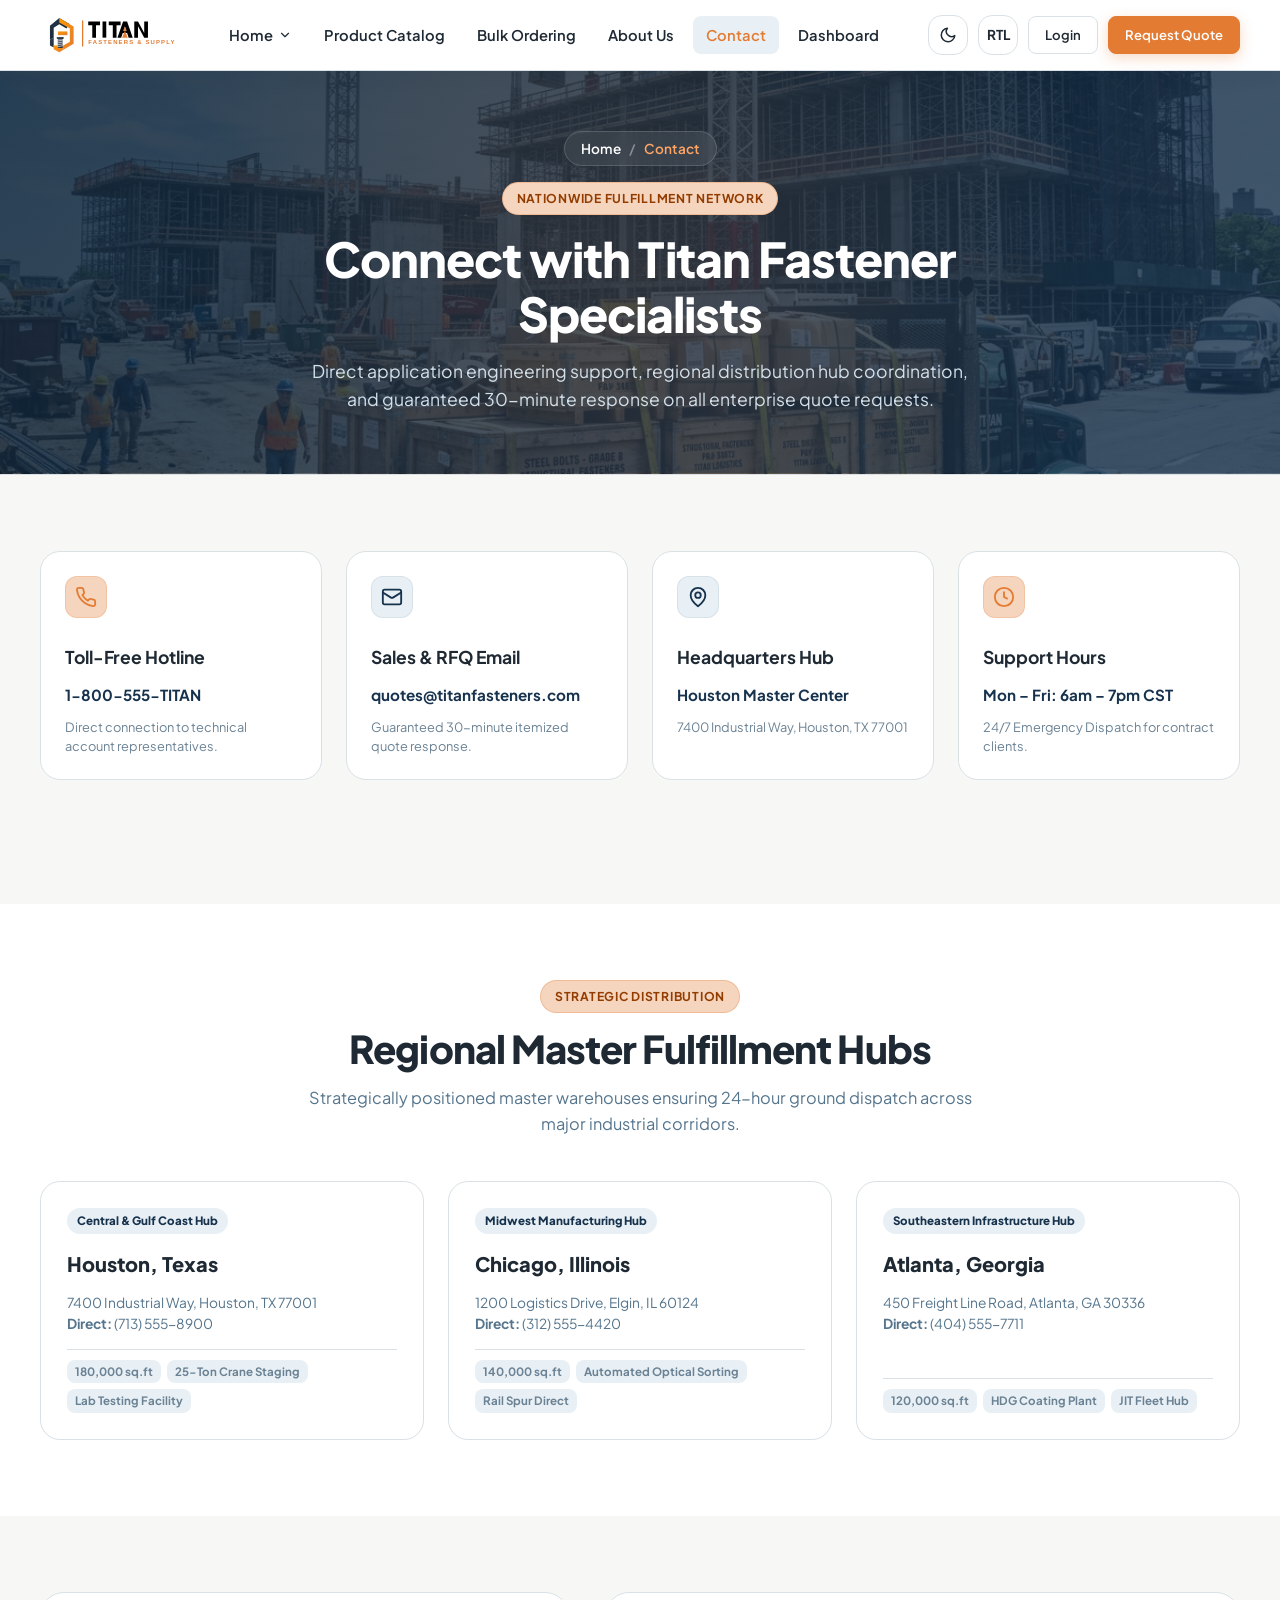
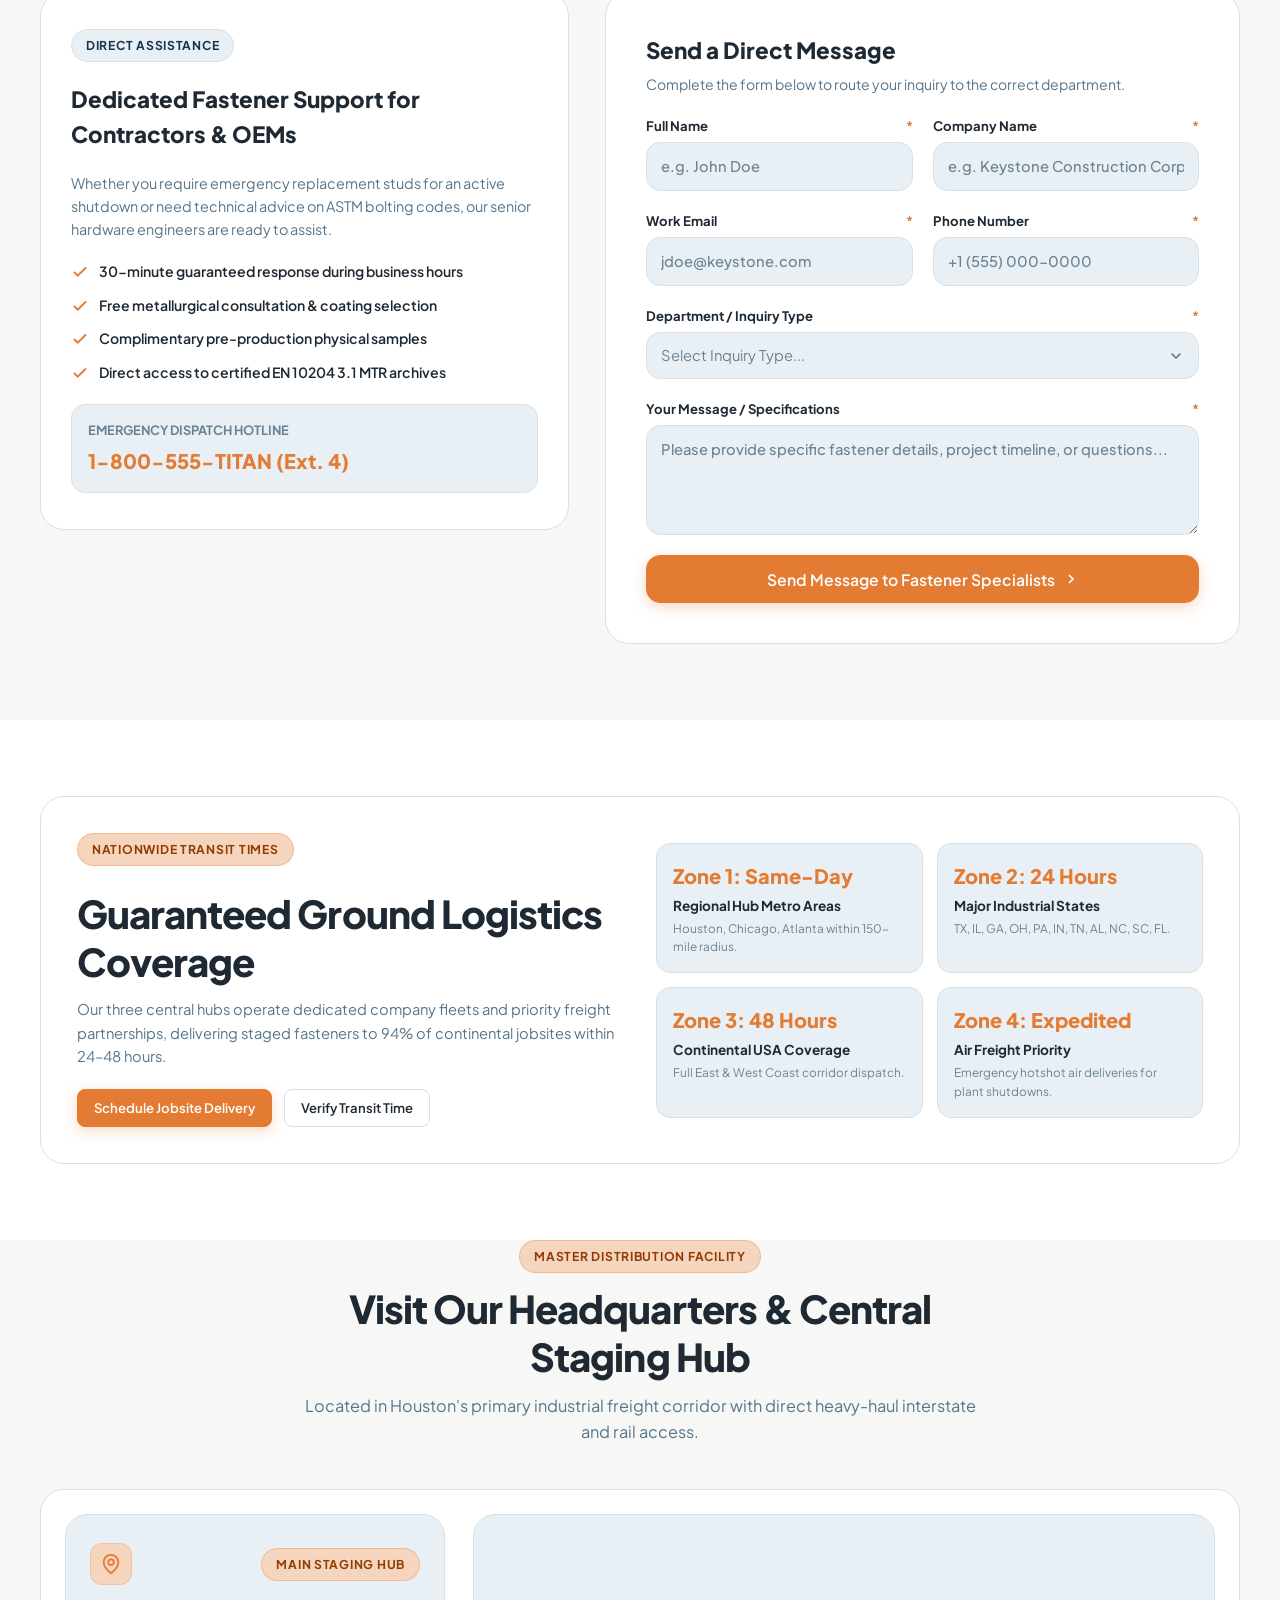
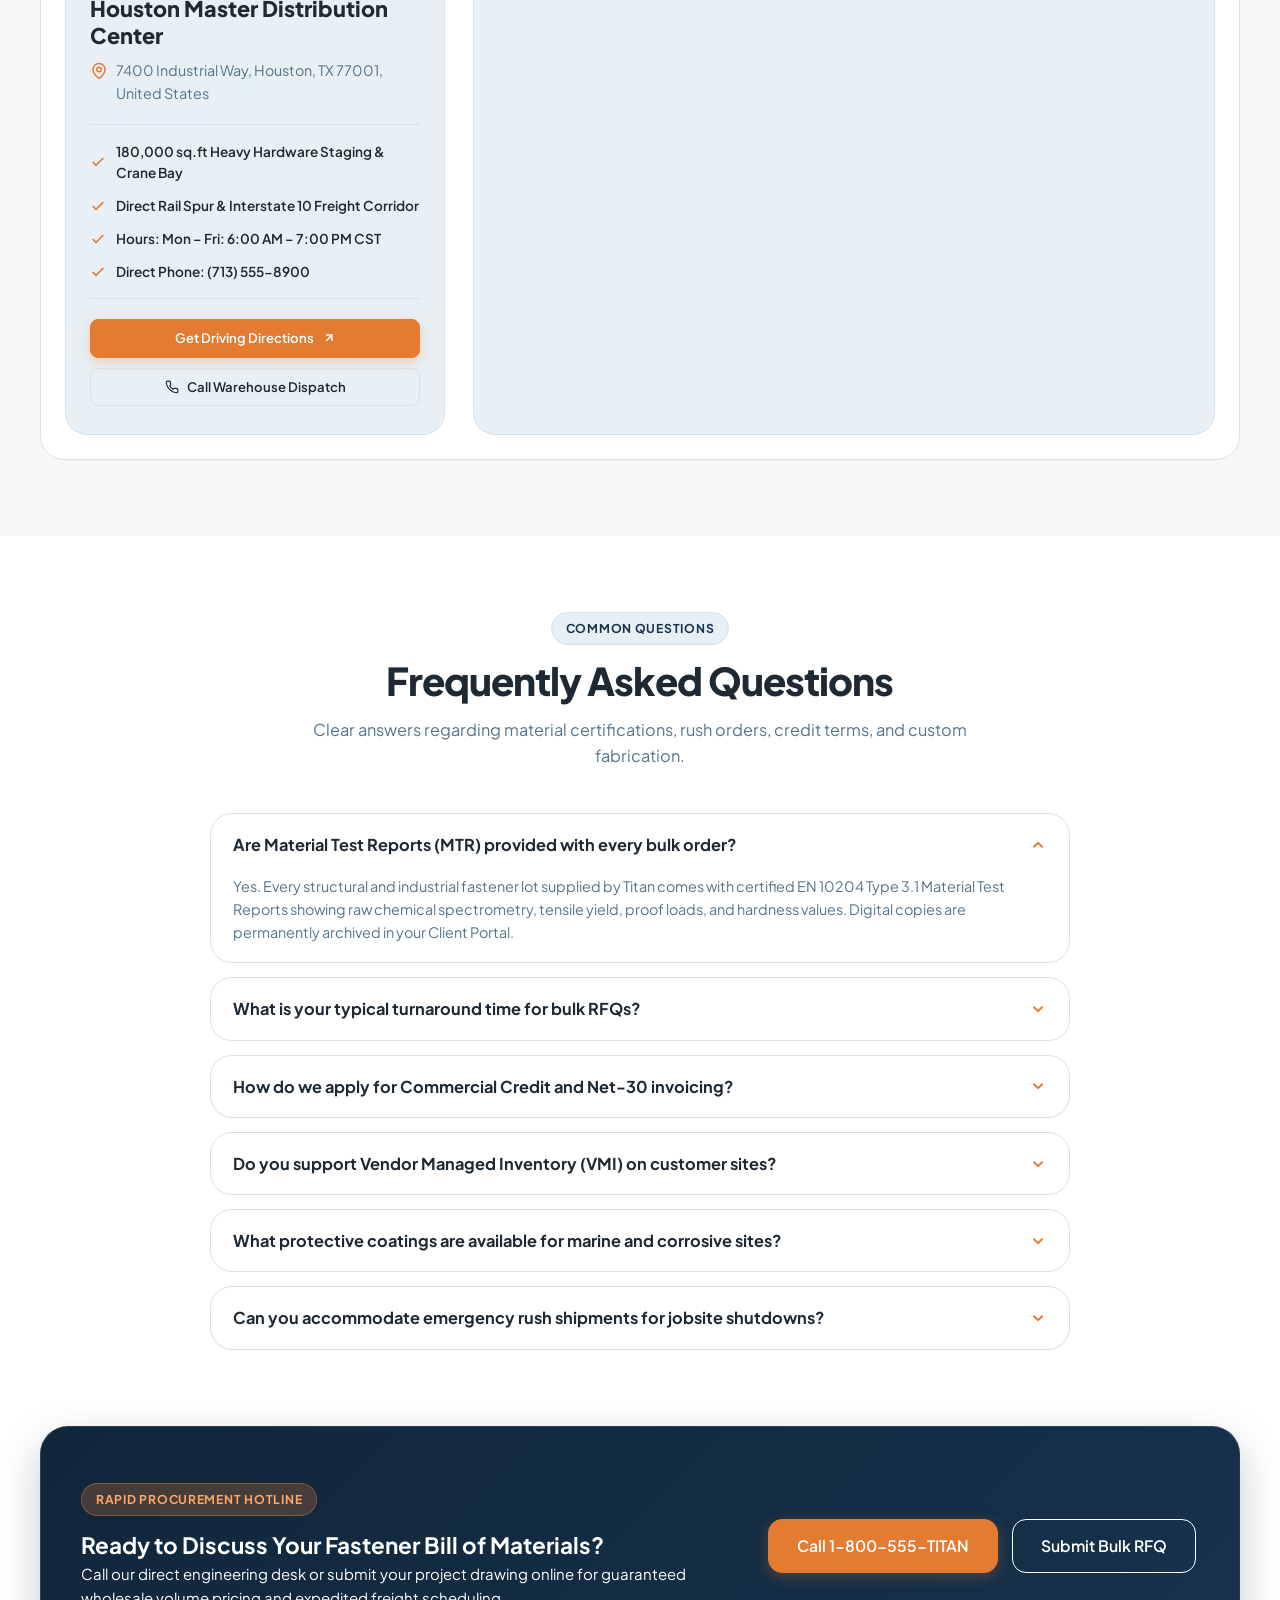
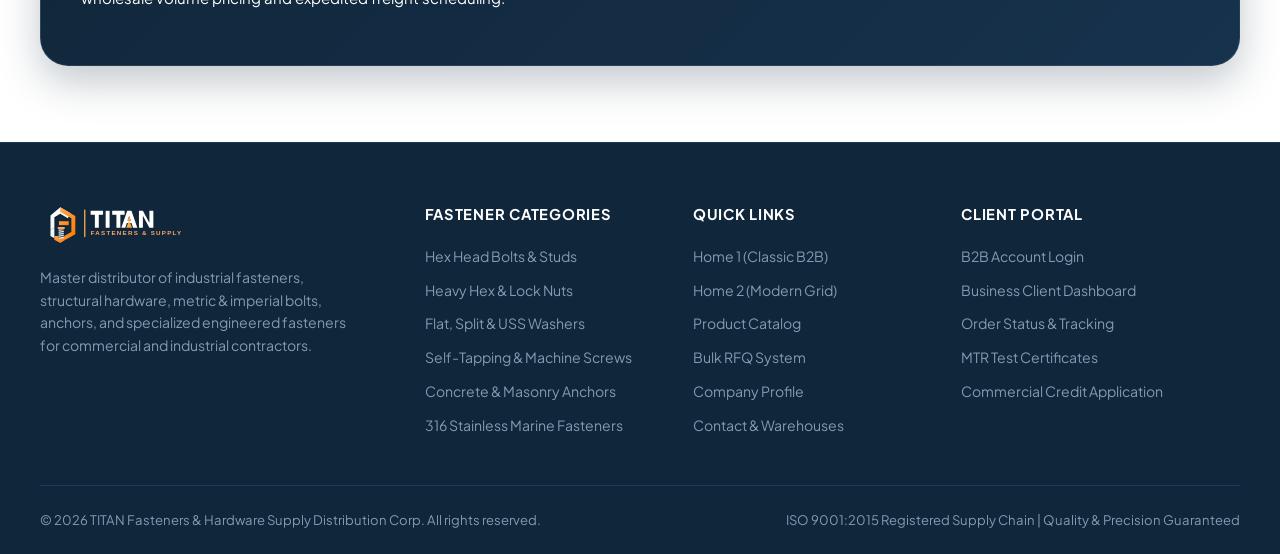
<file: template-13-industrial-fastener-hardware/contact.html>
<!DOCTYPE html>
<html lang="en" dir="ltr" data-theme="light">
<head>
  <meta charset="UTF-8">
  <meta name="viewport" content="width=device-width, initial-scale=1.0">
  <title>Contact &amp; Fulfillment Centers | TITAN FASTENERS</title>
  <meta name="description" content="Get in touch with Titan Fasteners engineering team, request wholesale quotes, or locate our regional master distribution warehouses.">
  <link rel="preconnect" href="https://fonts.googleapis.com">
  <link rel="preconnect" href="https://fonts.gstatic.com" crossorigin>
  <link href="https://fonts.googleapis.com/css2?family=Plus+Jakarta+Sans:wght@400;500;600;700;800&family=Space+Grotesk:wght@600;700;800&display=swap" rel="stylesheet">
  <link rel="icon" type="image/svg+xml" href="assets/images/favicon.svg">
  <link rel="apple-touch-icon" href="assets/images/favicon.svg">
  <link rel="stylesheet" href="assets/css/style.css">
</head>
<body>

  <!-- PAGE PRELOADER -->
  <div class="page-preloader" id="pagePreloader">
    <div class="preloader-inner">
      <div class="preloader-brand">
        <div class="preloader-spinner-wrap">
          <div class="preloader-ring"></div>
          <div class="preloader-bolt-icon">
            <svg width="28" height="28" viewBox="0 0 24 24" fill="none" stroke="currentColor" stroke-width="2.5"><path d="M13 2L3 14h9l-1 8 10-12h-9l1-8z"></path></svg>
          </div>
        </div>
        <div class="preloader-logo-text">
          <span class="p-title">TITAN</span>
          <span class="p-sub">INDUSTRIAL SUPPLY</span>
        </div>
      </div>
      <div class="preloader-bar">
        <div class="preloader-progress"></div>
      </div>
    </div>
  </div>

  <!-- NAVBAR -->
  <header class="navbar-wrapper">
    <div class="container navbar">
      <a href="index.html" class="brand-logo" aria-label="TITAN Fasteners Home">
        <img src="assets/images/logo.svg" alt="TITAN Fasteners &amp; Supply" class="brand-logo-img logo-light" />
        <img src="assets/images/logo-white.svg" alt="TITAN Fasteners &amp; Supply" class="brand-logo-img logo-dark" />
      </a>

      <nav aria-label="Main Navigation">
        <ul class="nav-menu">
          <li class="nav-dropdown">
            <a href="index.html" class="nav-link">
              Home 
              <svg width="14" height="14" viewBox="0 0 24 24" fill="none" stroke="currentColor" stroke-width="2" stroke-linecap="round" stroke-linejoin="round"><polyline points="6 9 12 15 18 9"></polyline></svg>
            </a>
            <div class="nav-dropdown-menu">
              <a href="index.html" class="nav-dropdown-item">Home 1 (Classic B2B)</a>
              <a href="home-2.html" class="nav-dropdown-item">Home 2 (Modern Grid)</a>
            </div>
          </li>
          <li><a href="catalog.html" class="nav-link">Product Catalog</a></li>
          <li><a href="bulk-ordering.html" class="nav-link">Bulk Ordering</a></li>
          <li><a href="about.html" class="nav-link">About Us</a></li>
          <li><a href="contact.html" class="nav-link active">Contact</a></li>
          <li><a href="dashboard.html" class="nav-link">Dashboard</a></li>
        </ul>
      </nav>

      <div class="nav-actions">
        <button class="icon-btn theme-toggle-btn" aria-label="Toggle theme">
          <svg width="18" height="18" viewBox="0 0 24 24" fill="none" stroke="currentColor" stroke-width="2" stroke-linecap="round" stroke-linejoin="round"><path d="M21 12.79A9 9 0 1 1 11.21 3 7 7 0 0 0 21 12.79z"></path></svg>
        </button>
        <button class="icon-btn rtl-toggle-btn" aria-label="Toggle text direction">RTL</button>
        <a href="login.html" class="btn btn-outline btn-sm">Login</a>
        <a href="bulk-ordering.html" class="btn btn-primary btn-sm">Request Quote</a>
        <button class="hamburger-btn" aria-label="Open mobile navigation menu">
          <svg viewBox="0 0 24 24" fill="none" stroke="currentColor" stroke-width="2" stroke-linecap="round" stroke-linejoin="round"><line x1="3" y1="12" x2="21" y2="12"></line><line x1="3" y1="6" x2="21" y2="6"></line><line x1="3" y1="18" x2="21" y2="18"></line></svg>
        </button>
      </div>
    </div>
  </header>

  <!-- MOBILE NAVIGATION DRAWER -->
  <div class="mobile-drawer-backdrop" aria-hidden="true">
    <div class="mobile-drawer">
      <div class="mobile-drawer-header">
        <a href="index.html" class="brand-logo" aria-label="TITAN Fasteners Home">
          <img src="assets/images/logo.svg" alt="TITAN Fasteners &amp; Supply" class="brand-logo-img logo-light" />
          <img src="assets/images/logo-white.svg" alt="TITAN Fasteners &amp; Supply" class="brand-logo-img logo-dark" />
        </a>
        <button class="drawer-close-btn" aria-label="Close navigation menu">
          <svg width="20" height="20" viewBox="0 0 24 24" fill="none" stroke="currentColor" stroke-width="2" stroke-linecap="round" stroke-linejoin="round"><line x1="18" y1="6" x2="6" y2="18"></line><line x1="6" y1="6" x2="18" y2="18"></line></svg>
        </button>
      </div>
      <div class="mobile-drawer-body">
        <ul class="mobile-nav-list">
          <li>
            <button class="mobile-dropdown-header" data-target="m-cnt-home-drop">
              <span>Home</span>
              <svg class="dropdown-chevron" width="16" height="16" viewBox="0 0 24 24" fill="none" stroke="currentColor" stroke-width="2"><polyline points="6 9 12 15 18 9"></polyline></svg>
            </button>
            <div id="m-cnt-home-drop" class="mobile-dropdown-content" style="display: none;">
              <a href="index.html" class="mobile-nav-link">Home 1 (Classic B2B)</a>
              <a href="home-2.html" class="mobile-nav-link">Home 2 (Modern Grid)</a>
            </div>
          </li>
          <li><a href="catalog.html" class="mobile-nav-link">Product Catalog</a></li>
          <li><a href="bulk-ordering.html" class="mobile-nav-link">Bulk Ordering</a></li>
          <li><a href="about.html" class="mobile-nav-link">About Us</a></li>
          <li><a href="contact.html" class="mobile-nav-link active">Contact</a></li>
          <li><a href="dashboard.html" class="mobile-nav-link">Dashboard</a></li>
        </ul>
      </div>
      <div class="mobile-drawer-footer">
        <div style="display: flex; gap: 10px; justify-content: space-between;">
          <button class="btn btn-outline btn-sm theme-toggle-btn" style="flex:1;">Theme</button>
          <button class="btn btn-outline btn-sm rtl-toggle-btn" style="flex:1;">RTL</button>
        </div>
        <a href="login.html" class="btn btn-outline" style="width: 100%;">Client Login</a>
        <a href="bulk-ordering.html" class="btn btn-primary" style="width: 100%;">Request Bulk Quote</a>
      </div>
    </div>
  </div>

  <main>
    <!-- ==========================================================================
         SECTION 1: HERO BANNER (Uniform Height 380px)
         ========================================================================== -->
    <section class="page-header" id="contact-hero">
      <div class="page-header-overlay"></div>
      <div class="container">
        <div class="page-header-content">
          <nav class="breadcrumb-nav" aria-label="Breadcrumb">
            <a href="index.html">Home</a>
            <span class="breadcrumb-separator">/</span>
            <span>Contact</span>
          </nav>
          <span class="badge badge-orange">Nationwide Fulfillment Network</span>
          <h1 class="page-header-title">Connect with Titan Fastener Specialists</h1>
          <p class="page-header-desc">
            Direct application engineering support, regional distribution hub coordination, and guaranteed 30-minute response on all enterprise quote requests.
          </p>
        </div>
      </div>
    </section>

    <!-- ==========================================================================
         SECTION 2: CONTACT INFORMATION (4-Column Cards)
         ========================================================================== -->
    <section class="section" id="contact-info-section">
      <div class="container">
        <div class="contact-info-grid">
          <!-- Card 1 -->
          <div class="contact-info-card">
            <div class="icon-tint-box icon-tint-orange">
              <svg width="22" height="22" viewBox="0 0 24 24" fill="none" stroke="currentColor" stroke-width="2"><path d="M22 16.92v3a2 2 0 0 1-2.18 2 19.79 19.79 0 0 1-8.63-3.07 19.5 19.5 0 0 1-6-6 19.79 19.79 0 0 1-3.07-8.67A2 2 0 0 1 4.11 2h3a2 2 0 0 1 2 1.72 12.84 12.84 0 0 0 .7 2.81 2 2 0 0 1-.45 2.11L8.09 9.91a16 16 0 0 0 6 6l1.27-1.27a2 2 0 0 1 2.11-.45 12.84 12.84 0 0 0 2.81.7A2 2 0 0 1 22 16.92z"></path></svg>
            </div>
            <h3 class="contact-info-title">Toll-Free Hotline</h3>
            <a href="tel:18005558482" class="contact-info-detail">1-800-555-TITAN</a>
            <div class="contact-info-sub">Direct connection to technical account representatives.</div>
          </div>

          <!-- Card 2 -->
          <div class="contact-info-card">
            <div class="icon-tint-box">
              <svg width="22" height="22" viewBox="0 0 24 24" fill="none" stroke="currentColor" stroke-width="2"><rect x="2" y="4" width="20" height="16" rx="2"></rect><path d="m22 7-8.97 5.7a1.94 1.94 0 0 1-2.06 0L2 7"></path></svg>
            </div>
            <h3 class="contact-info-title">Sales &amp; RFQ Email</h3>
            <a href="mailto:quotes@titanfasteners.com" class="contact-info-detail">quotes@titanfasteners.com</a>
            <div class="contact-info-sub">Guaranteed 30-minute itemized quote response.</div>
          </div>

          <!-- Card 3 -->
          <div class="contact-info-card">
            <div class="icon-tint-box">
              <svg width="22" height="22" viewBox="0 0 24 24" fill="none" stroke="currentColor" stroke-width="2"><path d="M20 10c0 6-8 12-8 12s-8-6-8-12a8 8 0 0 1 16 0Z"></path><circle cx="12" cy="10" r="3"></circle></svg>
            </div>
            <h3 class="contact-info-title">Headquarters Hub</h3>
            <div class="contact-info-detail">Houston Master Center</div>
            <div class="contact-info-sub">7400 Industrial Way, Houston, TX 77001</div>
          </div>

          <!-- Card 4 -->
          <div class="contact-info-card">
            <div class="icon-tint-box icon-tint-orange">
              <svg width="22" height="22" viewBox="0 0 24 24" fill="none" stroke="currentColor" stroke-width="2"><circle cx="12" cy="12" r="10"></circle><polyline points="12 6 12 12 16 14"></polyline></svg>
            </div>
            <h3 class="contact-info-title">Support Hours</h3>
            <div class="contact-info-detail">Mon – Fri: 6am – 7pm CST</div>
            <div class="contact-info-sub">24/7 Emergency Dispatch for contract clients.</div>
          </div>
        </div>
      </div>
    </section>

    <!-- ==========================================================================
         SECTION 3: BUSINESS SUPPORT & REGIONAL FULFILLMENT HUBS
         ========================================================================== -->
    <section class="section section-subtle" id="fulfillment-centers">
      <div class="container">
        <div class="section-header text-center">
          <span class="badge badge-orange">Strategic Distribution</span>
          <h2 class="section-title">Regional Master Fulfillment Hubs</h2>
          <p class="section-subtitle">Strategically positioned master warehouses ensuring 24-hour ground dispatch across major industrial corridors.</p>
        </div>

        <div class="warehouse-grid">
          <!-- Hub 1 -->
          <div class="warehouse-card">
            <span class="warehouse-badge">Central &amp; Gulf Coast Hub</span>
            <h3 class="warehouse-city">Houston, Texas</h3>
            <p class="warehouse-address">
              7400 Industrial Way, Houston, TX 77001<br>
              <strong>Direct:</strong> (713) 555-8900
            </p>
            <div class="warehouse-specs-pill">
              <span class="wh-tag">180,000 sq.ft</span>
              <span class="wh-tag">25-Ton Crane Staging</span>
              <span class="wh-tag">Lab Testing Facility</span>
            </div>
          </div>

          <!-- Hub 2 -->
          <div class="warehouse-card">
            <span class="warehouse-badge">Midwest Manufacturing Hub</span>
            <h3 class="warehouse-city">Chicago, Illinois</h3>
            <p class="warehouse-address">
              1200 Logistics Drive, Elgin, IL 60124<br>
              <strong>Direct:</strong> (312) 555-4420
            </p>
            <div class="warehouse-specs-pill">
              <span class="wh-tag">140,000 sq.ft</span>
              <span class="wh-tag">Automated Optical Sorting</span>
              <span class="wh-tag">Rail Spur Direct</span>
            </div>
          </div>

          <!-- Hub 3 -->
          <div class="warehouse-card">
            <span class="warehouse-badge">Southeastern Infrastructure Hub</span>
            <h3 class="warehouse-city">Atlanta, Georgia</h3>
            <p class="warehouse-address">
              450 Freight Line Road, Atlanta, GA 30336<br>
              <strong>Direct:</strong> (404) 555-7711
            </p>
            <div class="warehouse-specs-pill">
              <span class="wh-tag">120,000 sq.ft</span>
              <span class="wh-tag">HDG Coating Plant</span>
              <span class="wh-tag">JIT Fleet Hub</span>
            </div>
          </div>
        </div>
      </div>
    </section>

    <!-- ==========================================================================
         SECTION 4: CONTACT FORM (Split Layout)
         ========================================================================== -->
    <section class="section" id="contact-form-section">
      <div class="container">
        <div class="contact-layout-split">
          
          <!-- Left Info & Assistance -->
          <div class="contact-side-card">
            <span class="badge" style="width:fit-content;">Direct Assistance</span>
            <h3 class="contact-side-title">Dedicated Fastener Support for Contractors &amp; OEMs</h3>
            <p class="contact-side-desc">
              Whether you require emergency replacement studs for an active shutdown or need technical advice on ASTM bolting codes, our senior hardware engineers are ready to assist.
            </p>

            <ul class="contact-bullet-list">
              <li>
                <svg width="18" height="18" viewBox="0 0 24 24" fill="none" stroke="currentColor" stroke-width="2.5"><polyline points="20 6 9 17 4 12"></polyline></svg>
                <span>30-minute guaranteed response during business hours</span>
              </li>
              <li>
                <svg width="18" height="18" viewBox="0 0 24 24" fill="none" stroke="currentColor" stroke-width="2.5"><polyline points="20 6 9 17 4 12"></polyline></svg>
                <span>Free metallurgical consultation &amp; coating selection</span>
              </li>
              <li>
                <svg width="18" height="18" viewBox="0 0 24 24" fill="none" stroke="currentColor" stroke-width="2.5"><polyline points="20 6 9 17 4 12"></polyline></svg>
                <span>Complimentary pre-production physical samples</span>
              </li>
              <li>
                <svg width="18" height="18" viewBox="0 0 24 24" fill="none" stroke="currentColor" stroke-width="2.5"><polyline points="20 6 9 17 4 12"></polyline></svg>
                <span>Direct access to certified EN 10204 3.1 MTR archives</span>
              </li>
            </ul>

            <div style="background-color: var(--bg-subtle); border-radius: var(--radius-md); padding: 16px; border: 1px solid var(--border-color); margin-top: auto;">
              <div style="font-size: 0.8rem; font-weight: 700; color: var(--text-muted); text-transform: uppercase;">Emergency Dispatch Hotline</div>
              <div style="font-size: clamp(1.05rem, 4vw, 1.25rem); font-weight: 800; color: var(--warm-orange); margin-top: 4px; word-break: break-word;">1-800-555-TITAN (Ext. 4)</div>
            </div>
          </div>

          <!-- Right Interactive Form -->
          <div class="bulk-form-card">
            <h3 style="font-family: var(--font-heading); font-size: 1.4rem; font-weight: 800; color: var(--text-primary); margin: 0 0 6px;">Send a Direct Message</h3>
            <p style="font-size: 0.88rem; color: var(--text-secondary); margin: 0 0 20px;">Complete the form below to route your inquiry to the correct department.</p>

            <form id="contactInquiryForm" onsubmit="event.preventDefault(); alert('Your message has been sent successfully. An application specialist will respond within 30 minutes.');">
              <div class="form-grid-2">
                
                <!-- Name -->
                <div class="form-field">
                  <label class="form-label" for="cntName">
                    <span>Full Name</span>
                    <span class="required-star">*</span>
                  </label>
                  <input type="text" id="cntName" class="form-input" placeholder="e.g. John Doe" required>
                </div>

                <!-- Company -->
                <div class="form-field">
                  <label class="form-label" for="cntCompany">
                    <span>Company Name</span>
                    <span class="required-star">*</span>
                  </label>
                  <input type="text" id="cntCompany" class="form-input" placeholder="e.g. Keystone Construction Corp" required>
                </div>

                <!-- Email -->
                <div class="form-field">
                  <label class="form-label" for="cntEmail">
                    <span>Work Email</span>
                    <span class="required-star">*</span>
                  </label>
                  <input type="email" id="cntEmail" class="form-input" placeholder="jdoe@keystone.com" required>
                </div>

                <!-- Phone -->
                <div class="form-field">
                  <label class="form-label" for="cntPhone">
                    <span>Phone Number</span>
                    <span class="required-star">*</span>
                  </label>
                  <input type="tel" id="cntPhone" class="form-input" placeholder="+1 (555) 000-0000" required>
                </div>

                <!-- Subject / Department -->
                <div class="form-field full-span">
                  <label class="form-label" for="cntDepartment">
                    <span>Department / Inquiry Type</span>
                    <span class="required-star">*</span>
                  </label>
                  <select id="cntDepartment" class="form-select" required>
                    <option value="" disabled selected>Select Inquiry Type...</option>
                    <option value="sales">Wholesale Fastener RFQ &amp; Volume Pricing</option>
                    <option value="technical">Technical Engineering &amp; Coating Consultation</option>
                    <option value="mtr">MTR Material Test Certificate Request</option>
                    <option value="credit">Commercial Credit Application (Net-30 / Net-60)</option>
                    <option value="general">General Support &amp; Warehouse Inquiries</option>
                  </select>
                </div>

                <!-- Message -->
                <div class="form-field full-span">
                  <label class="form-label" for="cntMessage">
                    <span>Your Message / Specifications</span>
                    <span class="required-star">*</span>
                  </label>
                  <textarea id="cntMessage" class="form-textarea" placeholder="Please provide specific fastener details, project timeline, or questions..." required></textarea>
                </div>

                <!-- Submit Button -->
                <div class="form-field full-span">
                  <button type="submit" class="btn btn-primary btn-lg" style="width: 100%; min-height: 48px; height: auto; white-space: normal; line-height: 1.35; padding: 12px 16px;">
                    Send Message to Fastener Specialists
                    <svg width="16" height="16" viewBox="0 0 24 24" fill="none" stroke="currentColor" stroke-width="2.5"><polyline points="9 18 15 12 9 6"></polyline></svg>
                  </button>
                </div>

              </div>
            </form>
          </div>
        </div>
      </div>
    </section>

    <!-- ==========================================================================
         SECTION 5: LOCATION / SERVICE AREA COVERAGE
         ========================================================================== -->
    <section class="section section-subtle" id="coverage-area">
      <div class="container">
        <div class="coverage-matrix-card">
          <div>
            <span class="badge badge-orange" style="margin-bottom: 12px;">Nationwide Transit Times</span>
            <h2 class="section-title" style="margin-bottom: 12px;">Guaranteed Ground Logistics Coverage</h2>
            <p style="font-size: 0.92rem; color: var(--text-secondary); line-height: 1.6; margin-bottom: 20px;">
              Our three central hubs operate dedicated company fleets and priority freight partnerships, delivering staged fasteners to 94% of continental jobsites within 24–48 hours.
            </p>
            <div style="display: flex; gap: 12px; flex-wrap: wrap;">
              <a href="bulk-ordering.html" class="btn btn-primary btn-sm">Schedule Jobsite Delivery</a>
              <a href="tel:18005558482" class="btn btn-outline btn-sm">Verify Transit Time</a>
            </div>
          </div>

          <div class="coverage-zones-grid">
            <div class="coverage-zone-box">
              <span class="coverage-zone-time">Zone 1: Same-Day</span>
              <span class="coverage-zone-title">Regional Hub Metro Areas</span>
              <span class="coverage-zone-desc">Houston, Chicago, Atlanta within 150-mile radius.</span>
            </div>
            <div class="coverage-zone-box">
              <span class="coverage-zone-time">Zone 2: 24 Hours</span>
              <span class="coverage-zone-title">Major Industrial States</span>
              <span class="coverage-zone-desc">TX, IL, GA, OH, PA, IN, TN, AL, NC, SC, FL.</span>
            </div>
            <div class="coverage-zone-box">
              <span class="coverage-zone-time">Zone 3: 48 Hours</span>
              <span class="coverage-zone-title">Continental USA Coverage</span>
              <span class="coverage-zone-desc">Full East &amp; West Coast corridor dispatch.</span>
            </div>
            <div class="coverage-zone-box">
              <span class="coverage-zone-time">Zone 4: Expedited</span>
              <span class="coverage-zone-title">Air Freight Priority</span>
              <span class="coverage-zone-desc">Emergency hotshot air deliveries for plant shutdowns.</span>
            </div>
          </div>
        </div>
      </div>
    </section>

    <!-- ==========================================================================
         SECTION 6: INTERACTIVE DISTRIBUTION CENTER MAP
         ========================================================================== -->
    <section class="section" id="map-section" style="padding-top: 0;">
      <div class="container">
        <div class="section-header text-center">
          <span class="badge badge-orange">Master Distribution Facility</span>
          <h2 class="section-title">Visit Our Headquarters &amp; Central Staging Hub</h2>
          <p class="section-subtitle">Located in Houston's primary industrial freight corridor with direct heavy-haul interstate and rail access.</p>
        </div>

        <div class="contact-map-grid">
          
          <!-- Facility Details Card (Left Column) -->
          <div class="map-details-card">
            <div class="map-details-header">
              <div style="display: flex; align-items: center; justify-content: space-between;">
                <div class="icon-tint-box icon-tint-orange" style="margin-bottom: 0;">
                  <svg width="22" height="22" viewBox="0 0 24 24" fill="none" stroke="currentColor" stroke-width="2"><path d="M20 10c0 6-8 12-8 12s-8-6-8-12a8 8 0 0 1 16 0Z"></path><circle cx="12" cy="10" r="3"></circle></svg>
                </div>
                <span class="badge badge-orange">Main Staging Hub</span>
              </div>
              <h3 class="map-details-title">Houston Master Distribution Center</h3>
              <p class="map-details-address">
                <svg width="18" height="18" viewBox="0 0 24 24" fill="none" stroke="currentColor" stroke-width="2"><path d="M20 10c0 6-8 12-8 12s-8-6-8-12a8 8 0 0 1 16 0Z"></path><circle cx="12" cy="10" r="3"></circle></svg>
                <span>7400 Industrial Way, Houston, TX 77001, United States</span>
              </p>
            </div>

            <div class="map-specs-list">
              <div class="map-spec-item">
                <svg width="16" height="16" viewBox="0 0 24 24" fill="none" stroke="currentColor" stroke-width="2.5"><polyline points="20 6 9 17 4 12"></polyline></svg>
                <span>180,000 sq.ft Heavy Hardware Staging &amp; Crane Bay</span>
              </div>
              <div class="map-spec-item">
                <svg width="16" height="16" viewBox="0 0 24 24" fill="none" stroke="currentColor" stroke-width="2.5"><polyline points="20 6 9 17 4 12"></polyline></svg>
                <span>Direct Rail Spur &amp; Interstate 10 Freight Corridor</span>
              </div>
              <div class="map-spec-item">
                <svg width="16" height="16" viewBox="0 0 24 24" fill="none" stroke="currentColor" stroke-width="2.5"><polyline points="20 6 9 17 4 12"></polyline></svg>
                <span>Hours: Mon – Fri: 6:00 AM – 7:00 PM CST</span>
              </div>
              <div class="map-spec-item">
                <svg width="16" height="16" viewBox="0 0 24 24" fill="none" stroke="currentColor" stroke-width="2.5"><polyline points="20 6 9 17 4 12"></polyline></svg>
                <span>Direct Phone: (713) 555-8900</span>
              </div>
            </div>

            <div class="map-actions">
              <a href="https://maps.google.com/?q=7400+Industrial+Way,+Houston,+TX+77001" target="_blank" rel="noopener noreferrer" class="btn btn-primary btn-sm" style="width: 100%;">
                <span>Get Driving Directions</span>
                <svg width="14" height="14" viewBox="0 0 24 24" fill="none" stroke="currentColor" stroke-width="2.5"><line x1="7" y1="17" x2="17" y2="7"></line><polyline points="7 7 17 7 17 17"></polyline></svg>
              </a>
              <a href="tel:7135558900" class="btn btn-outline btn-sm" style="width: 100%;">
                <svg width="14" height="14" viewBox="0 0 24 24" fill="none" stroke="currentColor" stroke-width="2"><path d="M22 16.92v3a2 2 0 0 1-2.18 2 19.79 19.79 0 0 1-8.63-3.07 19.5 19.5 0 0 1-6-6 19.79 19.79 0 0 1-3.07-8.67A2 2 0 0 1 4.11 2h3a2 2 0 0 1 2 1.72 12.84 12.84 0 0 0 .7 2.81 2 2 0 0 1-.45 2.11L8.09 9.91a16 16 0 0 0 6 6l1.27-1.27a2 2 0 0 1 2.11-.45 12.84 12.84 0 0 0 2.81.7A2 2 0 0 1 22 16.92z"></path></svg>
                <span>Call Warehouse Dispatch</span>
              </a>
            </div>
          </div>

          <!-- Interactive Map Embed Frame (Right Column) -->
          <div class="contact-map-frame">
            <iframe 
              src="https://maps.google.com/maps?q=7400%20Industrial%20Way,%20Houston,%20TX%2077001&t=&z=14&ie=UTF8&iwloc=&output=embed" 
              width="100%" 
              height="100%" 
              style="border:0; width:100%; height:100%; min-height:440px;" 
              allowfullscreen="" 
              loading="lazy" 
              referrerpolicy="no-referrer-when-downgrade"
              title="TITAN Fasteners Master Distribution Center Location Map">
            </iframe>
          </div>

        </div>
      </div>
    </section>

    <!-- ==========================================================================
         SECTION 7: FAQ / QUICK HELP (Interactive Collapsible Accordion)
         ========================================================================== -->
    <section class="section section-subtle" id="faq-section">
      <div class="container">
        <div class="section-header text-center">
          <span class="badge">Common Questions</span>
          <h2 class="section-title">Frequently Asked Questions</h2>
          <p class="section-subtitle">Clear answers regarding material certifications, rush orders, credit terms, and custom fabrication.</p>
        </div>

        <div class="faq-accordion-list">
          <!-- FAQ 1 -->
          <div class="faq-item active">
            <button class="faq-header-btn" type="button">
              <span>Are Material Test Reports (MTR) provided with every bulk order?</span>
              <svg class="faq-chevron" width="18" height="18" viewBox="0 0 24 24" fill="none" stroke="currentColor" stroke-width="2.5"><polyline points="6 9 12 15 18 9"></polyline></svg>
            </button>
            <div class="faq-body-content">
              Yes. Every structural and industrial fastener lot supplied by Titan comes with certified EN 10204 Type 3.1 Material Test Reports showing raw chemical spectrometry, tensile yield, proof loads, and hardness values. Digital copies are permanently archived in your Client Portal.
            </div>
          </div>

          <!-- FAQ 2 -->
          <div class="faq-item">
            <button class="faq-header-btn" type="button">
              <span>What is your typical turnaround time for bulk RFQs?</span>
              <svg class="faq-chevron" width="18" height="18" viewBox="0 0 24 24" fill="none" stroke="currentColor" stroke-width="2.5"><polyline points="6 9 12 15 18 9"></polyline></svg>
            </button>
            <div class="faq-body-content">
              We guarantee an itemized, locked-in quotation within 30 minutes for all standard stock SKUs during business hours (6am – 7pm CST). For non-standard custom drawings or complex multi-page Bills of Materials, our engineering team provides complete pricing within 24 hours.
            </div>
          </div>

          <!-- FAQ 3 -->
          <div class="faq-item">
            <button class="faq-header-btn" type="button">
              <span>How do we apply for Commercial Credit and Net-30 invoicing?</span>
              <svg class="faq-chevron" width="18" height="18" viewBox="0 0 24 24" fill="none" stroke="currentColor" stroke-width="2.5"><polyline points="6 9 12 15 18 9"></polyline></svg>
            </button>
            <div class="faq-body-content">
              Contractors and manufacturing clients can apply directly through the Client Portal or by contacting our credit department. Credit reviews are completed within 2 business hours, unlocking Net-30 or Net-60 payment terms with dedicated monthly consolidated invoicing.
            </div>
          </div>

          <!-- FAQ 4 -->
          <div class="faq-item">
            <button class="faq-header-btn" type="button">
              <span>Do you support Vendor Managed Inventory (VMI) on customer sites?</span>
              <svg class="faq-chevron" width="18" height="18" viewBox="0 0 24 24" fill="none" stroke="currentColor" stroke-width="2.5"><polyline points="6 9 12 15 18 9"></polyline></svg>
            </button>
            <div class="faq-body-content">
              Yes. Titan offers comprehensive consignment smart-bin stocking programs. We supply barcode-scanned hardware bins to your facility floor, monitor inventory thresholds remotely, and automatically replenish stock on a scheduled route with zero production stockouts.
            </div>
          </div>

          <!-- FAQ 5 -->
          <div class="faq-item">
            <button class="faq-header-btn" type="button">
              <span>What protective coatings are available for marine and corrosive sites?</span>
              <svg class="faq-chevron" width="18" height="18" viewBox="0 0 24 24" fill="none" stroke="currentColor" stroke-width="2.5"><polyline points="6 9 12 15 18 9"></polyline></svg>
            </button>
            <div class="faq-body-content">
              We provide Hot-Dip Galvanizing (ASTM A153), Geomet 500, Zinc-Nickel, Cadmium alternatives, and Xylan PTFE fluoropolymer coatings capable of withstanding over 1,500+ hours in ASTM B117 salt spray chambers without red rust.
            </div>
          </div>

          <!-- FAQ 6 -->
          <div class="faq-item">
            <button class="faq-header-btn" type="button">
              <span>Can you accommodate emergency rush shipments for jobsite shutdowns?</span>
              <svg class="faq-chevron" width="18" height="18" viewBox="0 0 24 24" fill="none" stroke="currentColor" stroke-width="2.5"><polyline points="6 9 12 15 18 9"></polyline></svg>
            </button>
            <div class="faq-body-content">
              Yes. Our 24/7 Emergency Dispatch team handles expedited hotshot trucking and same-day air freight for critical infrastructure repairs and unscheduled manufacturing downtime. Call 1-800-555-TITAN (Ext. 4) for immediate mobilization.
            </div>
          </div>
        </div>
      </div>
    </section>

    <!-- ==========================================================================
         SECTION 7: FINAL CTA BANNER
         ========================================================================== -->
    <section class="section section-subtle" id="contact-final-cta" style="padding-top: 0;">
      <div class="container">
        <div class="cta-banner">
          <div class="cta-banner-grid">
            <div class="cta-banner-text">
              <span class="badge" style="background: rgba(228, 123, 50, 0.25); color: #FFA566; border-color: rgba(228, 123, 50, 0.4); margin-bottom: 12px;">Rapid Procurement Hotline</span>
              <h2 class="cta-banner-title">Ready to Discuss Your Fastener Bill of Materials?</h2>
              <p class="cta-banner-desc">
                Call our direct engineering desk or submit your project drawing online for guaranteed wholesale volume pricing and expedited freight scheduling.
              </p>
            </div>
            <div class="cta-banner-actions">
              <a href="tel:18005558482" class="btn btn-primary btn-lg">Call 1-800-555-TITAN</a>
              <a href="bulk-ordering.html" class="btn btn-outline btn-lg" style="border-color: #FFFFFF; color: #FFFFFF;">Submit Bulk RFQ</a>
            </div>
          </div>
        </div>
      </div>
    </section>
  </main>

  <!-- FOOTER -->
  <footer class="footer">
    <div class="container">
      <div class="footer-grid">
        <div class="footer-brand">
          <a href="index.html" class="brand-logo" aria-label="TITAN Fasteners Home">
            <img src="assets/images/logo-white.svg" alt="TITAN Fasteners &amp; Supply" class="brand-logo-img footer-logo-img" />
          </a>
          <p>
            Master distributor of industrial fasteners, structural hardware, metric &amp; imperial bolts, anchors, and specialized engineered fasteners for commercial and industrial contractors.
          </p>
        </div>

        <div>
          <h4 class="footer-heading">Fastener Categories</h4>
          <ul class="footer-links">
            <li><a href="catalog.html?cat=hex-bolts" class="footer-link">Hex Head Bolts &amp; Studs</a></li>
            <li><a href="catalog.html?cat=nuts" class="footer-link">Heavy Hex &amp; Lock Nuts</a></li>
            <li><a href="catalog.html?cat=washers" class="footer-link">Flat, Split &amp; USS Washers</a></li>
            <li><a href="catalog.html?cat=screws" class="footer-link">Self-Tapping &amp; Machine Screws</a></li>
            <li><a href="catalog.html?cat=anchors" class="footer-link">Concrete &amp; Masonry Anchors</a></li>
            <li><a href="catalog.html?cat=stainless" class="footer-link">316 Stainless Marine Fasteners</a></li>
          </ul>
        </div>

        <div>
          <h4 class="footer-heading">Quick Links</h4>
          <ul class="footer-links">
            <li><a href="index.html" class="footer-link">Home 1 (Classic B2B)</a></li>
            <li><a href="home-2.html" class="footer-link">Home 2 (Modern Grid)</a></li>
            <li><a href="catalog.html" class="footer-link">Product Catalog</a></li>
            <li><a href="bulk-ordering.html" class="footer-link">Bulk RFQ System</a></li>
            <li><a href="about.html" class="footer-link">Company Profile</a></li>
            <li><a href="contact.html" class="footer-link">Contact &amp; Warehouses</a></li>
          </ul>
        </div>

        <div>
          <h4 class="footer-heading">Client Portal</h4>
          <ul class="footer-links">
            <li><a href="login.html" class="footer-link">B2B Account Login</a></li>
            <li><a href="dashboard.html" class="footer-link">Business Client Dashboard</a></li>
            <li><a href="dashboard.html#orders" class="footer-link">Order Status &amp; Tracking</a></li>
            <li><a href="dashboard.html#mtr" class="footer-link">MTR Test Certificates</a></li>
            <li><a href="bulk-ordering.html" class="footer-link">Commercial Credit Application</a></li>
          </ul>
        </div>
      </div>

      <div class="footer-bottom">
        <div>&copy; 2026 TITAN Fasteners &amp; Hardware Supply Distribution Corp. All rights reserved.</div>
        <div>ISO 9001:2015 Registered Supply Chain | Quality &amp; Precision Guaranteed</div>
      </div>
    </div>
  </footer>

  <!-- BACK TO TOP BUTTON -->
  <button class="back-to-top" aria-label="Scroll to top" title="Scroll to top">
    <svg viewBox="0 0 24 24" fill="none" stroke="currentColor" stroke-width="2.5" stroke-linecap="round" stroke-linejoin="round"><line x1="12" y1="19" x2="12" y2="5"></line><polyline points="5 12 12 5 19 12"></polyline></svg>
  </button>

  <script src="assets/js/main.js"></script>
</body>
</html>
</file>
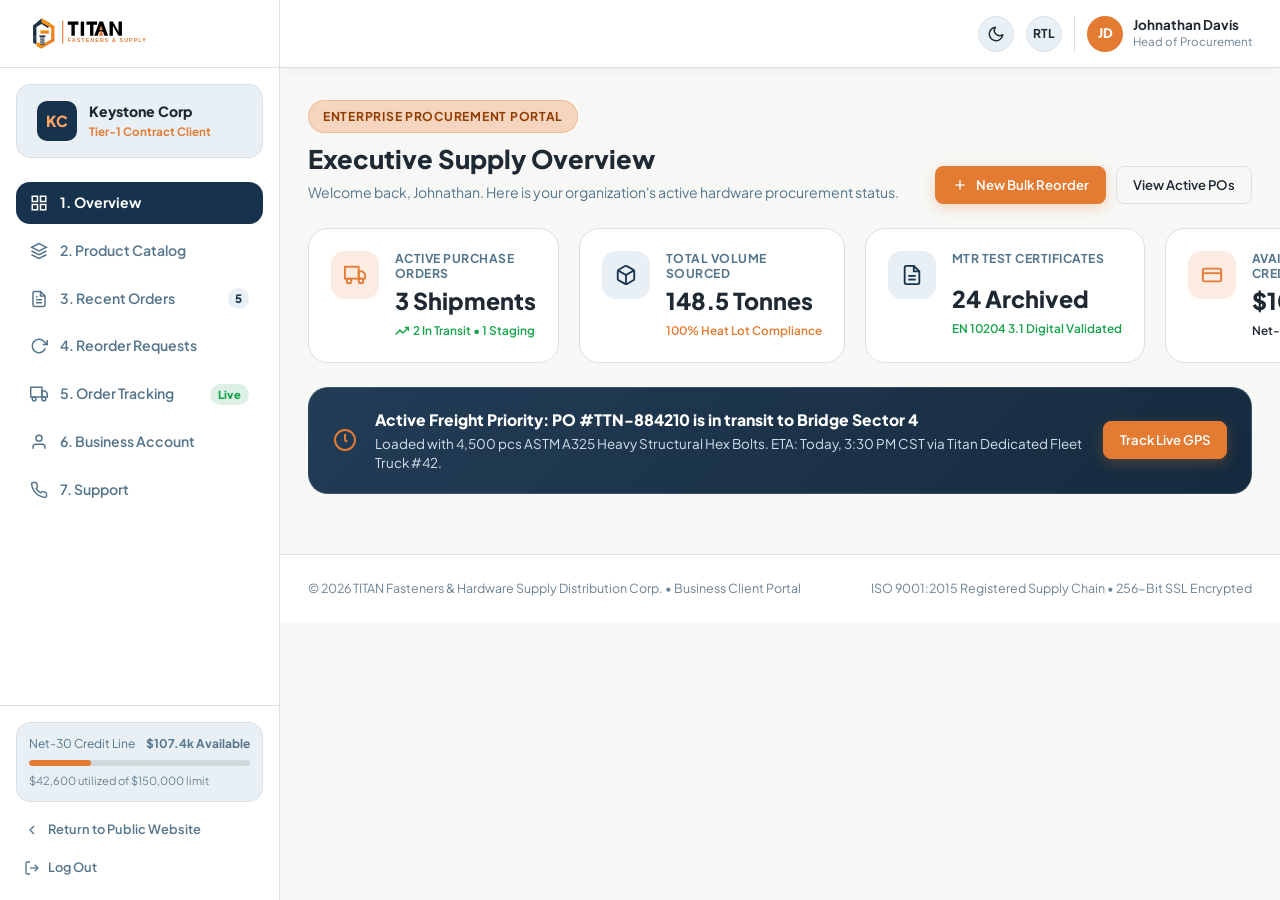
<file: template-13-industrial-fastener-hardware/dashboard.html>
<!DOCTYPE html>
<html lang="en" dir="ltr" data-theme="light">
<head>
  <meta charset="UTF-8">
  <meta name="viewport" content="width=device-width, initial-scale=1.0">
  <title>Business Client Dashboard | TITAN FASTENERS — Master Industrial Hardware Distributor</title>
  <meta name="description" content="Titan Fasteners B2B Client Dashboard: Real-time PO tracking, 1-click bulk reorders, digital MTR test certificates, and commercial credit management.">
  <link rel="preconnect" href="https://fonts.googleapis.com">
  <link rel="preconnect" href="https://fonts.gstatic.com" crossorigin>
  <link href="https://fonts.googleapis.com/css2?family=Plus+Jakarta+Sans:wght@400;500;600;700;800&family=Space+Grotesk:wght@600;700;800&display=swap" rel="stylesheet">
  <link rel="icon" type="image/svg+xml" href="assets/images/favicon.svg">
  <link rel="apple-touch-icon" href="assets/images/favicon.svg">
  <link rel="stylesheet" href="assets/css/style.css">
</head>
<body class="dashboard-body">

  <!-- PAGE PRELOADER -->
  <div class="page-preloader" id="pagePreloader">
    <div class="preloader-inner">
      <div class="preloader-brand">
        <div class="preloader-spinner-wrap">
          <div class="preloader-ring"></div>
          <div class="preloader-bolt-icon">
            <svg width="28" height="28" viewBox="0 0 24 24" fill="none" stroke="currentColor" stroke-width="2.5"><path d="M13 2L3 14h9l-1 8 10-12h-9l1-8z"></path></svg>
          </div>
        </div>
        <div class="preloader-logo-text">
          <span class="p-title">TITAN</span>
          <span class="p-sub">INDUSTRIAL SUPPLY</span>
        </div>
      </div>
      <div class="preloader-bar">
        <div class="preloader-progress"></div>
      </div>
    </div>
  </div>

  <div class="dashboard-wrapper">
    
    <!-- ==========================================================================
         SIDEBAR NAVIGATION (Desktop Sticky / Mobile Off-Canvas Drawer)
         ========================================================================== -->
    <aside class="dashboard-sidebar" id="dashboardSidebar">
      
      <div class="dash-sidebar-header">
        <a href="index.html" class="brand-logo" aria-label="TITAN Fasteners Home">
          <img src="assets/images/logo.svg" alt="TITAN Fasteners &amp; Supply" class="brand-logo-img logo-light" style="height: 38px; width: auto;" />
          <img src="assets/images/logo-white.svg" alt="TITAN Fasteners &amp; Supply" class="brand-logo-img logo-dark" style="height: 38px; width: auto;" />
        </a>
        <button class="dash-sidebar-close" id="dashSidebarClose" aria-label="Close sidebar">
          <svg width="20" height="20" viewBox="0 0 24 24" fill="none" stroke="currentColor" stroke-width="2" stroke-linecap="round" stroke-linejoin="round"><line x1="18" y1="6" x2="6" y2="18"></line><line x1="6" y1="6" x2="18" y2="18"></line></svg>
        </button>
      </div>

      <!-- Account Badge -->
      <div class="dash-account-snippet">
        <div class="dash-avatar">KC</div>
        <div class="dash-account-info">
          <span class="dash-account-name">Keystone Corp</span>
          <span class="dash-account-tier">Tier-1 Contract Client</span>
        </div>
      </div>

      <!-- Nav Menu Items -->
      <nav class="dash-nav" aria-label="Dashboard Sections">
        <ul class="dash-nav-list">
          <li>
            <a href="#overview" class="dash-nav-link active">
              <svg width="18" height="18" viewBox="0 0 24 24" fill="none" stroke="currentColor" stroke-width="2"><rect x="3" y="3" width="7" height="7"></rect><rect x="14" y="3" width="7" height="7"></rect><rect x="14" y="14" width="7" height="7"></rect><rect x="3" y="14" width="7" height="7"></rect></svg>
              <span>1. Overview</span>
            </a>
          </li>
          <li>
            <a href="#catalog" class="dash-nav-link">
              <svg width="18" height="18" viewBox="0 0 24 24" fill="none" stroke="currentColor" stroke-width="2"><polygon points="12 2 2 7 12 12 22 7 12 2"></polygon><polyline points="2 17 12 22 22 17"></polyline><polyline points="2 12 12 17 22 12"></polyline></svg>
              <span>2. Product Catalog</span>
            </a>
          </li>
          <li>
            <a href="#recent-orders" class="dash-nav-link">
              <svg width="18" height="18" viewBox="0 0 24 24" fill="none" stroke="currentColor" stroke-width="2"><path d="M14 2H6a2 2 0 0 0-2 2v16a2 2 0 0 0 2 2h12a2 2 0 0 0 2-2V8z"></path><polyline points="14 2 14 8 20 8"></polyline><line x1="16" y1="13" x2="8" y2="13"></line><line x1="16" y1="17" x2="8" y2="17"></line><polyline points="10 9 9 9 8 9"></polyline></svg>
              <span>3. Recent Orders</span>
              <span class="dash-badge-count">5</span>
            </a>
          </li>
          <li>
            <a href="#reorder-requests" class="dash-nav-link">
              <svg width="18" height="18" viewBox="0 0 24 24" fill="none" stroke="currentColor" stroke-width="2"><polyline points="23 4 23 10 17 10"></polyline><path d="M20.49 15a9 9 0 1 1-2.12-9.36L23 10"></path></svg>
              <span>4. Reorder Requests</span>
            </a>
          </li>
          <li>
            <a href="#order-tracking" class="dash-nav-link">
              <svg width="18" height="18" viewBox="0 0 24 24" fill="none" stroke="currentColor" stroke-width="2"><rect x="1" y="3" width="15" height="13"></rect><polygon points="16 8 20 8 23 11 23 16 16 16 16 8"></polygon><circle cx="5.5" cy="18.5" r="2.5"></circle><circle cx="18.5" cy="18.5" r="2.5"></circle></svg>
              <span>5. Order Tracking</span>
              <span class="dash-badge-pulse">Live</span>
            </a>
          </li>
          <li>
            <a href="#business-account" class="dash-nav-link">
              <svg width="18" height="18" viewBox="0 0 24 24" fill="none" stroke="currentColor" stroke-width="2"><path d="M20 21v-2a4 4 0 0 0-4-4H8a4 4 0 0 0-4 4v2"></path><circle cx="12" cy="7" r="4"></circle></svg>
              <span>6. Business Account</span>
            </a>
          </li>
          <li>
            <a href="#support" class="dash-nav-link">
              <svg width="18" height="18" viewBox="0 0 24 24" fill="none" stroke="currentColor" stroke-width="2"><path d="M22 16.92v3a2 2 0 0 1-2.18 2 19.79 19.79 0 0 1-8.63-3.07 19.5 19.5 0 0 1-6-6 19.79 19.79 0 0 1-3.07-8.67A2 2 0 0 1 4.11 2h3a2 2 0 0 1 2 1.72 12.84 12.84 0 0 0 .7 2.81 2 2 0 0 1-.45 2.11L8.09 9.91a16 16 0 0 0 6 6l1.27-1.27a2 2 0 0 1 2.11-.45 12.84 12.84 0 0 0 2.81.7A2 2 0 0 1 22 16.92z"></path></svg>
              <span>7. Support</span>
            </a>
          </li>
        </ul>
      </nav>

      <!-- Sidebar Footer -->
      <div class="dash-sidebar-footer">
        <div class="dash-credit-box">
          <div class="dash-credit-header">
            <span>Net-30 Credit Line</span>
            <strong>$107.4k Available</strong>
          </div>
          <div class="dash-credit-bar">
            <div class="dash-credit-fill" style="width: 28%;"></div>
          </div>
          <div class="dash-credit-meta">$42,600 utilized of $150,000 limit</div>
        </div>
        
        <div class="dash-sidebar-links">
          <a href="index.html" class="dash-back-link">
            <svg width="16" height="16" viewBox="0 0 24 24" fill="none" stroke="currentColor" stroke-width="2"><polyline points="15 18 9 12 15 6"></polyline></svg>
            <span>Return to Public Website</span>
          </a>
          <a href="login.html" class="dash-logout-link">
            <svg width="16" height="16" viewBox="0 0 24 24" fill="none" stroke="currentColor" stroke-width="2"><path d="M9 21H5a2 2 0 0 1-2-2V5a2 2 0 0 1 2-2h4"></path><polyline points="16 17 21 12 16 7"></polyline><line x1="21" y1="12" x2="9" y2="12"></line></svg>
            <span>Log Out</span>
          </a>
        </div>
      </div>

    </aside>

    <!-- Sidebar Backdrop for Mobile/Tablet -->
    <div class="dash-sidebar-backdrop" id="dashSidebarBackdrop"></div>

    <!-- ==========================================================================
         MAIN CONTENT AREA
         ========================================================================== -->
    <div class="dashboard-main-area">
      
      <!-- STICKY TOP BAR -->
      <header class="dash-topbar">
        <div class="dash-topbar-left">
          <!-- Mobile Brand Logo -->
          <a href="index.html" class="dash-topbar-logo brand-logo" aria-label="TITAN Fasteners Home">
            <img src="assets/images/logo.svg" alt="TITAN Fasteners &amp; Supply" class="brand-logo-img logo-light" style="height: 28px; width: auto;" />
            <img src="assets/images/logo-white.svg" alt="TITAN Fasteners &amp; Supply" class="brand-logo-img logo-dark" style="height: 28px; width: auto;" />
          </a>
        </div>

        <div class="dash-topbar-right">
          <!-- Theme Toggle -->
          <button class="icon-btn theme-toggle-btn" aria-label="Toggle theme">
            <svg width="18" height="18" viewBox="0 0 24 24" fill="none" stroke="currentColor" stroke-width="2"><path d="M21 12.79A9 9 0 1 1 11.21 3 7 7 0 0 0 21 12.79z"></path></svg>
          </button>

          <!-- RTL Toggle -->
          <button class="icon-btn rtl-toggle-btn" aria-label="Toggle text direction">RTL</button>

          <!-- User Menu -->
          <div class="dash-user-menu">
            <div class="dash-avatar-sm">JD</div>
            <div class="dash-user-details">
              <span class="user-name">Johnathan Davis</span>
              <span class="user-role">Head of Procurement</span>
            </div>
          </div>

          <!-- Mobile Sidebar Hamburger Toggle (Positioned at far right) -->
          <button class="dash-hamburger-btn" id="dashHamburgerBtn" aria-label="Open sidebar menu">
            <svg width="22" height="22" viewBox="0 0 24 24" fill="none" stroke="currentColor" stroke-width="2"><line x1="3" y1="12" x2="21" y2="12"></line><line x1="3" y1="6" x2="21" y2="6"></line><line x1="3" y1="18" x2="21" y2="18"></line></svg>
          </button>
        </div>
      </header>

      <!-- DASHBOARD MAIN BODY -->
      <main class="dash-content">
        
        <!-- ==========================================================================
             SECTION 1: DASHBOARD OVERVIEW
             ========================================================================== -->
        <section class="dash-section active-tab" id="overview">
          <div class="dash-section-header">
            <div>
              <span class="badge badge-orange" style="margin-bottom: 6px;">Enterprise Procurement Portal</span>
              <h1 class="dash-page-title">Executive Supply Overview</h1>
              <p class="dash-page-subtitle">Welcome back, Johnathan. Here is your organization's active hardware procurement status.</p>
            </div>
            <div class="dash-header-actions">
              <a href="#reorder-requests" class="btn btn-primary btn-sm">
                <svg width="16" height="16" viewBox="0 0 24 24" fill="none" stroke="currentColor" stroke-width="2"><line x1="12" y1="5" x2="12" y2="19"></line><line x1="5" y1="12" x2="19" y2="12"></line></svg>
                New Bulk Reorder
              </a>
              <a href="#recent-orders" class="btn btn-outline btn-sm">View Active POs</a>
            </div>
          </div>

          <!-- 4 Overview Stats Cards (Strict 2x2 on iPad) -->
          <div class="dash-stats-grid">
            
            <div class="dash-stat-card">
              <div class="dash-stat-icon icon-tint-orange">
                <svg width="22" height="22" viewBox="0 0 24 24" fill="none" stroke="currentColor" stroke-width="2"><rect x="1" y="3" width="15" height="13"></rect><polygon points="16 8 20 8 23 11 23 16 16 16 16 8"></polygon><circle cx="5.5" cy="18.5" r="2.5"></circle><circle cx="18.5" cy="18.5" r="2.5"></circle></svg>
              </div>
              <div class="dash-stat-content">
                <div class="dash-stat-label">Active Purchase Orders</div>
                <div class="dash-stat-value">3 Shipments</div>
                <div class="dash-stat-trend text-success">
                  <svg width="14" height="14" viewBox="0 0 24 24" fill="none" stroke="currentColor" stroke-width="2.5"><polyline points="23 6 13.5 15.5 8.5 10.5 1 18"></polyline><polyline points="17 6 23 6 23 12"></polyline></svg>
                  2 In Transit &bull; 1 Staging
                </div>
              </div>
            </div>

            <div class="dash-stat-card">
              <div class="dash-stat-icon">
                <svg width="22" height="22" viewBox="0 0 24 24" fill="none" stroke="currentColor" stroke-width="2"><path d="M21 16V8a2 2 0 0 0-1-1.73l-7-4a2 2 0 0 0-2 0l-7 4A2 2 0 0 0 3 8v8a2 2 0 0 0 1 1.73l7 4a2 2 0 0 0 2 0l7-4A2 2 0 0 0 21 16z"></path><polyline points="3.27 6.96 12 12.01 20.73 6.96"></polyline><line x1="12" y1="22.08" x2="12" y2="12"></line></svg>
              </div>
              <div class="dash-stat-content">
                <div class="dash-stat-label">Total Volume Sourced</div>
                <div class="dash-stat-value">148.5 Tonnes</div>
                <div class="dash-stat-trend text-primary">
                  100% Heat Lot Compliance
                </div>
              </div>
            </div>

            <div class="dash-stat-card">
              <div class="dash-stat-icon">
                <svg width="22" height="22" viewBox="0 0 24 24" fill="none" stroke="currentColor" stroke-width="2"><path d="M14 2H6a2 2 0 0 0-2 2v16a2 2 0 0 0 2 2h12a2 2 0 0 0 2-2V8z"></path><polyline points="14 2 14 8 20 8"></polyline><line x1="16" y1="13" x2="8" y2="13"></line><line x1="16" y1="17" x2="8" y2="17"></line></svg>
              </div>
              <div class="dash-stat-content">
                <div class="dash-stat-label">MTR Test Certificates</div>
                <div class="dash-stat-value">24 Archived</div>
                <div class="dash-stat-trend text-success">
                  EN 10204 3.1 Digital Validated
                </div>
              </div>
            </div>

            <div class="dash-stat-card">
              <div class="dash-stat-icon icon-tint-orange">
                <svg width="22" height="22" viewBox="0 0 24 24" fill="none" stroke="currentColor" stroke-width="2"><rect x="2" y="5" width="20" height="14" rx="2"></rect><line x1="2" y1="10" x2="22" y2="10"></line></svg>
              </div>
              <div class="dash-stat-content">
                <div class="dash-stat-label">Available Commercial Credit</div>
                <div class="dash-stat-value">$107,400.00</div>
                <div class="dash-stat-trend text-muted">
                  Net-30 Terms &bull; Next Invoice Nov 1
                </div>
              </div>
            </div>

          </div>

          <!-- Active Priority Banner -->
          <div class="dash-alert-card">
            <div class="dash-alert-icon">
              <svg width="24" height="24" viewBox="0 0 24 24" fill="none" stroke="currentColor" stroke-width="2"><circle cx="12" cy="12" r="10"></circle><polyline points="12 6 12 12 14 14"></polyline></svg>
            </div>
            <div class="dash-alert-content">
              <h4 class="dash-alert-title">Active Freight Priority: PO #TTN-884210 is in transit to Bridge Sector 4</h4>
              <p class="dash-alert-desc">Loaded with 4,500 pcs ASTM A325 Heavy Structural Hex Bolts. ETA: Today, 3:30 PM CST via Titan Dedicated Fleet Truck #42.</p>
            </div>
            <a href="#order-tracking" class="btn btn-primary btn-sm" style="white-space: nowrap;">Track Live GPS</a>
          </div>
        </section>

        <!-- ==========================================================================
             SECTION 2: PRODUCT CATALOG (Fast B2B Ordering Grid)
             ========================================================================== -->
        <section class="dash-section" id="catalog">
          <div class="dash-section-header">
            <div>
              <span class="badge" style="margin-bottom: 6px;">Wholesale Inventory</span>
              <h2 class="dash-section-title">2. Browse Contract Product Catalog</h2>
              <p class="dash-page-subtitle">Contract-locked unit pricing with instant stock availability and batch MTR archives.</p>
            </div>
            <div class="dash-filter-pill-row">
              <button class="dash-cat-pill active" data-filter="all">All SKUs</button>
              <button class="dash-cat-pill" data-filter="hex">Hex Bolts</button>
              <button class="dash-cat-pill" data-filter="nuts">Heavy Nuts</button>
              <button class="dash-cat-pill" data-filter="washers">Washers</button>
              <button class="dash-cat-pill" data-filter="anchors">Anchors</button>
            </div>
          </div>

          <div class="dash-catalog-grid">
            
            <!-- Item 1 -->
            <div class="dash-product-card" data-category="hex bolts all">
              <div class="dash-prod-top">
                <span class="badge-stock in-stock">450k pcs in Stock</span>
                <span class="dash-sku">SKU: TTN-HEX-A325</span>
              </div>
              <h3 class="dash-prod-name">ASTM A325 Structural Hex Bolt Assembly</h3>
              <div class="dash-prod-specs">
                <div><span>Size:</span> 3/4" - 10 &times; 3-1/2"</div>
                <div><span>Material:</span> Heat Treated Medium Carbon Steel</div>
                <div><span>Finish:</span> Hot-Dip Galvanized (ASTM A153)</div>
                <div><span>MOQ:</span> 500 pcs (1 Master Keg)</div>
              </div>
              <div class="dash-prod-footer">
                <div class="dash-price-box">
                  <span class="price-val">$1.42</span>
                  <span class="price-unit">/ pc (Contract Rate)</span>
                </div>
                <button class="btn btn-primary btn-sm add-reorder-btn" data-sku="TTN-HEX-A325" data-name="ASTM A325 Structural Hex Bolt">
                  + Add to Reorder
                </button>
              </div>
            </div>

            <!-- Item 2 -->
            <div class="dash-product-card" data-category="hex bolts all">
              <div class="dash-prod-top">
                <span class="badge-stock in-stock">260k pcs in Stock</span>
                <span class="dash-sku">SKU: TTN-HEX-109</span>
              </div>
              <h3 class="dash-prod-name">Grade 10.9 Flange Structural Hex Bolt</h3>
              <div class="dash-prod-specs">
                <div><span>Size:</span> M16 &times; 65mm High Tensile</div>
                <div><span>Material:</span> Alloy Steel Quenched &amp; Tempered</div>
                <div><span>Finish:</span> Black Oxide / Geomet Coated</div>
                <div><span>MOQ:</span> 500 pcs (1 Master Keg)</div>
              </div>
              <div class="dash-prod-footer">
                <div class="dash-price-box">
                  <span class="price-val">$0.94</span>
                  <span class="price-unit">/ pc (Contract Rate)</span>
                </div>
                <button class="btn btn-primary btn-sm add-reorder-btn" data-sku="TTN-HEX-109" data-name="Grade 10.9 Flange Hex Bolt">
                  + Add to Reorder
                </button>
              </div>
            </div>

            <!-- Item 3 -->
            <div class="dash-product-card" data-category="nuts all">
              <div class="dash-prod-top">
                <span class="badge-stock in-stock">620k pcs in Stock</span>
                <span class="dash-sku">SKU: TTN-NUT-2H</span>
              </div>
              <h3 class="dash-prod-name">ASTM A194 Grade 2H Heavy Hex Nut</h3>
              <div class="dash-prod-specs">
                <div><span>Size:</span> 3/4" - 10 UNC Heavy Hex</div>
                <div><span>Proof Load:</span> 175,000 PSI High Tensile</div>
                <div><span>Finish:</span> Plain Black Thermal Phosphate</div>
                <div><span>MOQ:</span> 1,000 pcs (2 Master Kegs)</div>
              </div>
              <div class="dash-prod-footer">
                <div class="dash-price-box">
                  <span class="price-val">$0.68</span>
                  <span class="price-unit">/ pc (Contract Rate)</span>
                </div>
                <button class="btn btn-primary btn-sm add-reorder-btn" data-sku="TTN-NUT-2H" data-name="ASTM A194 Gr 2H Heavy Hex Nut">
                  + Add to Reorder
                </button>
              </div>
            </div>

            <!-- Item 4 -->
            <div class="dash-product-card" data-category="washers all">
              <div class="dash-prod-top">
                <span class="badge-stock in-stock">890k pcs in Stock</span>
                <span class="dash-sku">SKU: TTN-WSH-F436</span>
              </div>
              <h3 class="dash-prod-name">ASTM F436 Hardened Steel Structural Washer</h3>
              <div class="dash-prod-specs">
                <div><span>Size:</span> 3/4" ID &times; 1-15/32" OD &times; 0.160" Thk</div>
                <div><span>Hardness:</span> Rockwell C38 - C45</div>
                <div><span>Finish:</span> Mechanically Galvanized</div>
                <div><span>MOQ:</span> 2,000 pcs (Bulk Crate)</div>
              </div>
              <div class="dash-prod-footer">
                <div class="dash-price-box">
                  <span class="price-val">$0.24</span>
                  <span class="price-unit">/ pc (Contract Rate)</span>
                </div>
                <button class="btn btn-primary btn-sm add-reorder-btn" data-sku="TTN-WSH-F436" data-name="ASTM F436 Hardened Washer">
                  + Add to Reorder
                </button>
              </div>
            </div>

            <!-- Item 5 -->
            <div class="dash-product-card" data-category="anchors all">
              <div class="dash-prod-top">
                <span class="badge-stock in-stock">120k pcs in Stock</span>
                <span class="dash-sku">SKU: TTN-ANC-WDG</span>
              </div>
              <h3 class="dash-prod-name">Heavy Duty Stainless Steel Wedge Concrete Anchor</h3>
              <div class="dash-prod-specs">
                <div><span>Size:</span> 5/8" &times; 6" Length</div>
                <div><span>Material:</span> AISI 316 Marine Grade Stainless</div>
                <div><span>Approvals:</span> ICC-ES Cracked Concrete Seismic</div>
                <div><span>MOQ:</span> 250 pcs (Carton)</div>
              </div>
              <div class="dash-prod-footer">
                <div class="dash-price-box">
                  <span class="price-val">$4.85</span>
                  <span class="price-unit">/ pc (Contract Rate)</span>
                </div>
                <button class="btn btn-primary btn-sm add-reorder-btn" data-sku="TTN-ANC-WDG" data-name="SS316 Concrete Wedge Anchor">
                  + Add to Reorder
                </button>
              </div>
            </div>

          </div>
        </section>

        <!-- ==========================================================================
             SECTION 3: RECENT ORDERS (Interactive PO History Table)
             ========================================================================== -->
        <section class="dash-section" id="recent-orders">
          <div class="dash-section-header">
            <div>
              <span class="badge badge-orange" style="margin-bottom: 6px;">Contract Procurement History</span>
              <h2 class="dash-section-title">3. Recent Purchase Orders</h2>
              <p class="dash-page-subtitle">Track shipment milestones, invoices, and download heat lot Material Test Reports.</p>
            </div>
            <div class="dash-header-actions">
              <button class="btn btn-outline btn-sm" onclick="alert('Exporting complete PO ledger to CSV...');">
                <svg width="14" height="14" viewBox="0 0 24 24" fill="none" stroke="currentColor" stroke-width="2"><path d="M21 15v4a2 2 0 0 1-2 2H5a2 2 0 0 1-2-2v-4"></path><polyline points="7 10 12 15 17 10"></polyline><line x1="12" y1="15" x2="12" y2="3"></line></svg>
                Export CSV
              </button>
            </div>
          </div>

          <!-- Controlled Table Container (No Page Horizontal Scroll) -->
          <div class="dash-table-card">
            <div class="dash-table-responsive">
              <table class="dash-table" aria-label="Purchase Order History">
                <thead>
                  <tr>
                    <th>PO Number</th>
                    <th>Order Date</th>
                    <th>Primary Fastener Items</th>
                    <th>Quantity / Weight</th>
                    <th>Total Amount</th>
                    <th>Status</th>
                    <th>MTR Certificate</th>
                    <th>Actions</th>
                  </tr>
                </thead>
                <tbody>
                  
                  <tr>
                    <td>
                      <strong class="text-primary">PO #TTN-884210</strong>
                      <div class="table-sub">Jobsite: Bridge Sector 4</div>
                    </td>
                    <td>Oct 08, 2026</td>
                    <td>
                      <strong>ASTM A325 Heavy Hex Bolts</strong>
                      <div class="table-sub">3/4" &times; 3-1/2" HDG + 2H Nuts</div>
                    </td>
                    <td>4,500 pcs (1.8 MT)</td>
                    <td><strong>$6,390.00</strong></td>
                    <td>
                      <span class="status-badge status-in-transit">
                        <span class="pulse-dot"></span>
                        In Transit
                      </span>
                    </td>
                    <td>
                      <a href="#mtr-download" class="btn-table-mtr" onclick="alert('Downloading Certified EN 10204 3.1 MTR for Heat #HT-992014...'); return false;">
                        <svg width="14" height="14" viewBox="0 0 24 24" fill="none" stroke="currentColor" stroke-width="2"><path d="M14 2H6a2 2 0 0 0-2 2v16a2 2 0 0 0 2 2h12a2 2 0 0 0 2-2V8z"></path><polyline points="14 2 14 8 20 8"></polyline></svg>
                        MTR #992014
                      </a>
                    </td>
                    <td>
                      <a href="#order-tracking" class="btn btn-primary btn-xs">Track Live</a>
                    </td>
                  </tr>

                  <tr>
                    <td>
                      <strong class="text-primary">PO #TTN-884195</strong>
                      <div class="table-sub">Warehouse: Chicago Dock B</div>
                    </td>
                    <td>Oct 04, 2026</td>
                    <td>
                      <strong>Gr 2H Nuts &amp; F436 Washers</strong>
                      <div class="table-sub">3/4" UNC Black Oxide</div>
                    </td>
                    <td>10,000 pcs (2.4 MT)</td>
                    <td><strong>$9,200.00</strong></td>
                    <td>
                      <span class="status-badge status-delivered">
                        <svg width="12" height="12" viewBox="0 0 24 24" fill="none" stroke="currentColor" stroke-width="3"><polyline points="20 6 9 17 4 12"></polyline></svg>
                        Delivered
                      </span>
                    </td>
                    <td>
                      <a href="#mtr-download" class="btn-table-mtr" onclick="alert('Downloading Certified MTR for Heat #HT-881203...'); return false;">
                        <svg width="14" height="14" viewBox="0 0 24 24" fill="none" stroke="currentColor" stroke-width="2"><path d="M14 2H6a2 2 0 0 0-2 2v16a2 2 0 0 0 2 2h12a2 2 0 0 0 2-2V8z"></path><polyline points="14 2 14 8 20 8"></polyline></svg>
                        MTR #881203
                      </a>
                    </td>
                    <td>
                      <button class="btn btn-outline btn-xs" onclick="alert('Reorder items added to Reorder Queue.');">Reorder</button>
                    </td>
                  </tr>

                  <tr>
                    <td>
                      <strong class="text-primary">PO #TTN-884012</strong>
                      <div class="table-sub">Jobsite: Offshore Pier 9</div>
                    </td>
                    <td>Sep 28, 2026</td>
                    <td>
                      <strong>AISI 316 Stainless Wedge Anchors</strong>
                      <div class="table-sub">5/8" &times; 6" Seismic Rated</div>
                    </td>
                    <td>2,000 pcs (0.8 MT)</td>
                    <td><strong>$9,700.00</strong></td>
                    <td>
                      <span class="status-badge status-delivered">
                        <svg width="12" height="12" viewBox="0 0 24 24" fill="none" stroke="currentColor" stroke-width="3"><polyline points="20 6 9 17 4 12"></polyline></svg>
                        Delivered
                      </span>
                    </td>
                    <td>
                      <a href="#mtr-download" class="btn-table-mtr" onclick="alert('Downloading Certified MTR for Heat #HT-774011...'); return false;">
                        <svg width="14" height="14" viewBox="0 0 24 24" fill="none" stroke="currentColor" stroke-width="2"><path d="M14 2H6a2 2 0 0 0-2 2v16a2 2 0 0 0 2 2h12a2 2 0 0 0 2-2V8z"></path><polyline points="14 2 14 8 20 8"></polyline></svg>
                        MTR #774011
                      </a>
                    </td>
                    <td>
                      <button class="btn btn-outline btn-xs" onclick="alert('Reorder items added to Reorder Queue.');">Reorder</button>
                    </td>
                  </tr>

                  <tr>
                    <td>
                      <strong class="text-primary">PO #TTN-883908</strong>
                      <div class="table-sub">Facility: Houston Plant 1</div>
                    </td>
                    <td>Sep 15, 2026</td>
                    <td>
                      <strong>Class 10.9 Metric Flange Bolts</strong>
                      <div class="table-sub">M16 &times; 65mm Geomet Coated</div>
                    </td>
                    <td>8,000 pcs (1.9 MT)</td>
                    <td><strong>$11,840.00</strong></td>
                    <td>
                      <span class="status-badge status-delivered">
                        <svg width="12" height="12" viewBox="0 0 24 24" fill="none" stroke="currentColor" stroke-width="3"><polyline points="20 6 9 17 4 12"></polyline></svg>
                        Delivered
                      </span>
                    </td>
                    <td>
                      <a href="#mtr-download" class="btn-table-mtr" onclick="alert('Downloading Certified MTR for Heat #HT-661902...'); return false;">
                        <svg width="14" height="14" viewBox="0 0 24 24" fill="none" stroke="currentColor" stroke-width="2"><path d="M14 2H6a2 2 0 0 0-2 2v16a2 2 0 0 0 2 2h12a2 2 0 0 0 2-2V8z"></path><polyline points="14 2 14 8 20 8"></polyline></svg>
                        MTR #661902
                      </a>
                    </td>
                    <td>
                      <button class="btn btn-outline btn-xs" onclick="alert('Reorder items added to Reorder Queue.');">Reorder</button>
                    </td>
                  </tr>

                  <tr>
                    <td>
                      <strong class="text-primary">PO #TTN-884222</strong>
                      <div class="table-sub">Jobsite: Tunnel Grid B</div>
                    </td>
                    <td>Oct 08, 2026</td>
                    <td>
                      <strong>ASTM A490 High Strength TC Bolts</strong>
                      <div class="table-sub">7/8" &times; 4" Geomet 500</div>
                    </td>
                    <td>3,200 pcs (1.6 MT)</td>
                    <td><strong>$7,680.00</strong></td>
                    <td>
                      <span class="status-badge status-processing">
                        Staging at Hub
                      </span>
                    </td>
                    <td>
                      <span class="text-muted" style="font-size: 0.8rem;">Pending Final QA</span>
                    </td>
                    <td>
                      <button class="btn btn-outline btn-xs" onclick="alert('PO #TTN-884222 is currently undergoing automated optical thread sorting.');">Status</button>
                    </td>
                  </tr>

                </tbody>
              </table>
            </div>
          </div>
        </section>

        <!-- ==========================================================================
             SECTION 4: REORDER REQUESTS (1-Click Bulk Reorder System)
             ========================================================================== -->
        <section class="dash-section" id="reorder-requests">
          <div class="dash-section-header">
            <div>
              <span class="badge" style="margin-bottom: 6px;">Fast Replenishment</span>
              <h2 class="dash-section-title">4. Bulk Reorder Requests</h2>
              <p class="dash-page-subtitle">Adjust replenishment quantities and generate instant Net-30 purchase orders.</p>
            </div>
            <div class="dash-header-actions">
              <button class="btn btn-outline btn-sm" id="clearReorderQueue">Clear Queue</button>
            </div>
          </div>

          <div class="dash-card">
            <div class="reorder-items-list">
              
              <!-- Item 1 -->
              <div class="reorder-row">
                <div class="reorder-info">
                  <span class="reorder-sku">SKU: TTN-HEX-A325-1</span>
                  <h4 class="reorder-title">ASTM A325 Structural Hex Bolt (3/4" - 10 &times; 3-1/2" HDG)</h4>
                  <div class="reorder-meta">Packaged in 500 pc Steel Kegs &bull; Unit: $1.42 / pc</div>
                </div>
                <div class="reorder-qty-control">
                  <button type="button" class="qty-btn" onclick="adjustQty(this, -500)">-</button>
                  <input type="number" class="qty-input" value="2500" min="500" step="500" onchange="updateReorderTotals()">
                  <button type="button" class="qty-btn" onclick="adjustQty(this, 500)">+</button>
                  <span class="qty-unit-label">pcs</span>
                </div>
                <div class="reorder-line-total">
                  <span class="total-label">Subtotal:</span>
                  <strong class="line-amount" data-unit-price="1.42">$3,550.00</strong>
                </div>
              </div>

              <!-- Item 2 -->
              <div class="reorder-row">
                <div class="reorder-info">
                  <span class="reorder-sku">SKU: TTN-NUT-2H-075</span>
                  <h4 class="reorder-title">ASTM A194 Gr 2H Heavy Hex Nut (3/4" - 10 UNC Black)</h4>
                  <div class="reorder-meta">Packaged in 1,000 pc Master Kegs &bull; Unit: $0.68 / pc</div>
                </div>
                <div class="reorder-qty-control">
                  <button type="button" class="qty-btn" onclick="adjustQty(this, -1000)">-</button>
                  <input type="number" class="qty-input" value="5000" min="1000" step="1000" onchange="updateReorderTotals()">
                  <button type="button" class="qty-btn" onclick="adjustQty(this, 1000)">+</button>
                  <span class="qty-unit-label">pcs</span>
                </div>
                <div class="reorder-line-total">
                  <span class="total-label">Subtotal:</span>
                  <strong class="line-amount" data-unit-price="0.68">$3,400.00</strong>
                </div>
              </div>

              <!-- Item 3 -->
              <div class="reorder-row">
                <div class="reorder-info">
                  <span class="reorder-sku">SKU: TTN-WSH-F436-075</span>
                  <h4 class="reorder-title">ASTM F436 Hardened Structural Washer (3/4" Mechanically Galv)</h4>
                  <div class="reorder-meta">Packaged in 2,000 pc Bulk Crates &bull; Unit: $0.24 / pc</div>
                </div>
                <div class="reorder-qty-control">
                  <button type="button" class="qty-btn" onclick="adjustQty(this, -2000)">-</button>
                  <input type="number" class="qty-input" value="6000" min="2000" step="2000" onchange="updateReorderTotals()">
                  <button type="button" class="qty-btn" onclick="adjustQty(this, 2000)">+</button>
                  <span class="qty-unit-label">pcs</span>
                </div>
                <div class="reorder-line-total">
                  <span class="total-label">Subtotal:</span>
                  <strong class="line-amount" data-unit-price="0.24">$1,440.00</strong>
                </div>
              </div>

            </div>

            <!-- Reorder Summary & Submit Bar -->
            <div class="reorder-submit-bar">
              <div class="reorder-summary-box">
                <div class="summary-line">
                  <span>Reorder Quantity:</span>
                  <strong id="reorderTotalUnits">13,500 pcs (3.2 Tonnes)</strong>
                </div>
                <div class="summary-line">
                  <span>Payment Terms:</span>
                  <strong>Commercial Net-30 Account</strong>
                </div>
                <div class="summary-total-price">
                  <span>Estimated Total PO:</span>
                  <strong id="reorderGrandTotal">$8,390.00</strong>
                </div>
              </div>
              <div class="reorder-submit-actions">
                <div class="form-field" style="margin-bottom: 8px;">
                  <label class="form-label" style="font-size: 0.78rem;">Destination Jobsite / Staging Bay</label>
                  <select class="form-select" style="font-size: 0.85rem; padding: 8px 12px;">
                    <option selected>Bridge Sector 4 (Houston Corridor)</option>
                    <option>Chicago Dock B Manufacturing</option>
                    <option>Offshore Pier 9 Coastal Hub</option>
                  </select>
                </div>
                <button type="button" class="btn btn-primary btn-lg" style="width: 100%;" onclick="alert('Bulk Reorder PO #TTN-884230 created successfully! Staging mobilization initiated at Houston Master Center.');">
                  Submit Bulk Reorder PO
                </button>
              </div>
            </div>
          </div>
        </section>

        <!-- ==========================================================================
             SECTION 5: ORDER TRACKING (Live Freight Telemetry & Stepper)
             ========================================================================== -->
        <section class="dash-section" id="order-tracking">
          <div class="dash-section-header">
            <div>
              <span class="badge badge-orange" style="margin-bottom: 6px;">GPS Telemetry</span>
              <h2 class="dash-section-title">5. Real-Time Order Tracking</h2>
              <p class="dash-page-subtitle">Track priority shipment milestones from factory optical sorting to jobsite unloading.</p>
            </div>
            <div class="dash-header-actions">
              <span class="status-badge status-in-transit">
                <span class="pulse-dot"></span> Live Tracking Active
              </span>
            </div>
          </div>

          <div class="dash-card">
            <div class="tracking-top-grid">
              <div>
                <div class="track-meta-label">Active Shipment Number</div>
                <div class="track-meta-val">PO #TTN-884210 &bull; Freight Bill #TX-78401</div>
              </div>
              <div>
                <div class="track-meta-label">Estimated Jobsite Delivery</div>
                <div class="track-meta-val text-primary">Today &bull; 3:30 PM CST</div>
              </div>
              <div>
                <div class="track-meta-label">Carrier &amp; Dispatch Fleet</div>
                <div class="track-meta-val">Titan Express Freight (Unit #42)</div>
              </div>
              <div>
                <div class="track-meta-label">Delivery Staging Area</div>
                <div class="track-meta-val">Keystone Staging Bay 3 (Crane 2)</div>
              </div>
            </div>

            <!-- Visual Progress Stepper -->
            <div class="tracking-stepper">
              
              <!-- Step 1 (Done) -->
              <div class="step-item step-completed">
                <div class="step-circle">
                  <svg width="14" height="14" viewBox="0 0 24 24" fill="none" stroke="currentColor" stroke-width="3"><polyline points="20 6 9 17 4 12"></polyline></svg>
                </div>
                <div class="step-content">
                  <div class="step-title">PO Confirmed</div>
                  <div class="step-date">Oct 08 &bull; 06:15 AM</div>
                </div>
              </div>

              <!-- Step 2 (Done) -->
              <div class="step-item step-completed">
                <div class="step-circle">
                  <svg width="14" height="14" viewBox="0 0 24 24" fill="none" stroke="currentColor" stroke-width="3"><polyline points="20 6 9 17 4 12"></polyline></svg>
                </div>
                <div class="step-content">
                  <div class="step-title">Optical QA Passed</div>
                  <div class="step-date">Oct 08 &bull; 08:30 AM</div>
                </div>
              </div>

              <!-- Step 3 (Done) -->
              <div class="step-item step-completed">
                <div class="step-circle">
                  <svg width="14" height="14" viewBox="0 0 24 24" fill="none" stroke="currentColor" stroke-width="3"><polyline points="20 6 9 17 4 12"></polyline></svg>
                </div>
                <div class="step-content">
                  <div class="step-title">Pallet Staged &amp; Loaded</div>
                  <div class="step-date">Oct 08 &bull; 10:45 AM</div>
                </div>
              </div>

              <!-- Step 4 (Active / Current) -->
              <div class="step-item step-active">
                <div class="step-circle">
                  <span class="step-active-dot"></span>
                </div>
                <div class="step-content">
                  <div class="step-title">In Transit (On Route)</div>
                  <div class="step-date">Houston I-10 West (Mile 64)</div>
                </div>
              </div>

              <!-- Step 5 (Pending) -->
              <div class="step-item step-pending">
                <div class="step-circle">5</div>
                <div class="step-content">
                  <div class="step-title">Jobsite Offload</div>
                  <div class="step-date">Est. 3:30 PM CST</div>
                </div>
              </div>

            </div>

            <!-- Live Telemetry Details Box -->
            <div class="telemetry-box">
              <div class="telemetry-item">
                <span class="telemetry-label">Assigned Driver:</span>
                <span class="telemetry-value">Marcus Sterling (Certified Crane Rigger)</span>
              </div>
              <div class="telemetry-item">
                <span class="telemetry-label">Driver Contact:</span>
                <span class="telemetry-value">(713) 555-0199</span>
              </div>
              <div class="telemetry-item">
                <span class="telemetry-label">Cargo Weight:</span>
                <span class="telemetry-value">4,500 pcs &bull; 3,960 lbs (1.8 MT)</span>
              </div>
              <div class="telemetry-item">
                <span class="telemetry-label">MTR Heat Lot:</span>
                <span class="telemetry-value">#HT-992014 (Digital Manifest Attached)</span>
              </div>
            </div>
          </div>
        </section>

        <!-- ==========================================================================
             SECTION 6: BUSINESS ACCOUNT (Credit, Billing & Compliance)
             ========================================================================== -->
        <section class="dash-section" id="business-account">
          <div class="dash-section-header">
            <div>
              <span class="badge" style="margin-bottom: 6px;">Enterprise Credentials</span>
              <h2 class="dash-section-title">6. Business Account Profile</h2>
              <p class="dash-page-subtitle">Commercial credit line terms, tax exemption verification, and corporate procurement authorization.</p>
            </div>
          </div>

          <div class="account-cards-grid">
            
            <!-- Card 1: Company Profile -->
            <div class="account-card">
              <div class="account-card-header">
                <div class="icon-tint-box icon-tint-orange">
                  <svg width="22" height="22" viewBox="0 0 24 24" fill="none" stroke="currentColor" stroke-width="2"><path d="M20 21v-2a4 4 0 0 0-4-4H8a4 4 0 0 0-4 4v2"></path><circle cx="12" cy="7" r="4"></circle></svg>
                </div>
                <div>
                  <h3 class="account-card-title">Organization Profile</h3>
                  <div class="account-card-sub">Keystone Construction Corp</div>
                </div>
              </div>
              <div class="account-detail-list">
                <div class="detail-row">
                  <span>Client Account ID:</span>
                  <strong>TTN-884210-CORP</strong>
                </div>
                <div class="detail-row">
                  <span>Contract Classification:</span>
                  <strong>Tier-1 Master Contractor</strong>
                </div>
                <div class="detail-row">
                  <span>Billing Address:</span>
                  <span>10400 Highway 290, Suite 800, Houston, TX 77065</span>
                </div>
                <div class="detail-row">
                  <span>Primary Purchasing Officer:</span>
                  <span>Johnathan Davis (procurement@keystonecorp.com)</span>
                </div>
              </div>
            </div>

            <!-- Card 2: Commercial Credit & Tax -->
            <div class="account-card">
              <div class="account-card-header">
                <div class="icon-tint-box">
                  <svg width="22" height="22" viewBox="0 0 24 24" fill="none" stroke="currentColor" stroke-width="2"><rect x="2" y="5" width="20" height="14" rx="2"></rect><line x1="2" y1="10" x2="22" y2="10"></line></svg>
                </div>
                <div>
                  <h3 class="account-card-title">Net-30 Credit Facility</h3>
                  <div class="account-card-sub">Active &amp; Approved</div>
                </div>
              </div>
              <div class="account-detail-list">
                <div class="detail-row">
                  <span>Credit Limit:</span>
                  <strong>$150,000.00 USD</strong>
                </div>
                <div class="detail-row">
                  <span>Available Balance:</span>
                  <strong class="text-success">$107,400.00 USD</strong>
                </div>
                <div class="detail-row">
                  <span>Payment Terms:</span>
                  <span>Consolidated Monthly Net-30</span>
                </div>
                <div class="detail-row">
                  <span>Sales Tax Exemption:</span>
                  <span class="badge-verified">
                    <svg width="12" height="12" viewBox="0 0 24 24" fill="none" stroke="currentColor" stroke-width="3"><polyline points="20 6 9 17 4 12"></polyline></svg>
                    Verified #TX-992014
                  </span>
                </div>
              </div>
            </div>

          </div>
        </section>

        <!-- ==========================================================================
             SECTION 7: SUPPORT & DEDICATED TECHNICAL MANAGER
             ========================================================================== -->
        <section class="dash-section" id="support">
          <div class="dash-section-header">
            <div>
              <span class="badge badge-orange" style="margin-bottom: 6px;">Technical Desk</span>
              <h2 class="dash-section-title">7. Dedicated Fastener Engineering Support</h2>
              <p class="dash-page-subtitle">Direct application engineering support and 24/7 plant shutdown hotshot dispatch.</p>
            </div>
          </div>

          <div class="support-grid-split">
            
            <!-- Technical Account Manager Card -->
            <div class="tech-manager-card">
              <div class="manager-avatar-wrap">
                <div class="manager-avatar">DR</div>
                <div>
                  <h3 class="manager-name">David Reynolds, P.E.</h3>
                  <div class="manager-title">Senior Structural Fastener Engineer</div>
                  <div class="manager-meta">Assigned Account Specialist (6+ Yrs with Keystone)</div>
                </div>
              </div>
              
              <div class="manager-contact-links">
                <a href="tel:18005558482" class="manager-link-item">
                  <svg width="18" height="18" viewBox="0 0 24 24" fill="none" stroke="currentColor" stroke-width="2"><path d="M22 16.92v3a2 2 0 0 1-2.18 2 19.79 19.79 0 0 1-8.63-3.07 19.5 19.5 0 0 1-6-6 19.79 19.79 0 0 1-3.07-8.67A2 2 0 0 1 4.11 2h3a2 2 0 0 1 2 1.72 12.84 12.84 0 0 0 .7 2.81 2 2 0 0 1-.45 2.11L8.09 9.91a16 16 0 0 0 6 6l1.27-1.27a2 2 0 0 1 2.11-.45 12.84 12.84 0 0 0 2.81.7A2 2 0 0 1 22 16.92z"></path></svg>
                  <span>Direct Desk: (713) 555-8912</span>
                </a>
                <a href="mailto:dreynolds@titanfasteners.com" class="manager-link-item">
                  <svg width="18" height="18" viewBox="0 0 24 24" fill="none" stroke="currentColor" stroke-width="2"><rect x="2" y="4" width="20" height="16" rx="2"></rect><path d="m22 7-8.97 5.7a1.94 1.94 0 0 1-2.06 0L2 7"></path></svg>
                  <span>dreynolds@titanfasteners.com</span>
                </a>
                <div class="manager-link-item" style="color: var(--warm-orange); font-weight: 700;">
                  <svg width="18" height="18" viewBox="0 0 24 24" fill="none" stroke="currentColor" stroke-width="2"><polygon points="12 2 15.09 8.26 22 9.27 17 14.14 18.18 21.02 12 17.77 5.82 21.02 7 14.14 2 9.27 8.91 8.26 12 2"></polygon></svg>
                  <span>24/7 Plant Shutdown Hotline: Ext. 4</span>
                </div>
              </div>
            </div>

            <!-- Quick Inquiry Card -->
            <div class="dash-card">
              <h3 style="font-size: 1.2rem; font-weight: 800; color: var(--text-primary); margin: 0 0 6px;">Submit Engineering Inquiry</h3>
              <p style="font-size: 0.86rem; color: var(--text-secondary); margin: 0 0 16px;">Request drawing reviews, non-standard coating specs, or emergency expedited air-freight.</p>
              
              <form onsubmit="event.preventDefault(); alert('Inquiry sent directly to David Reynolds, P.E. Guaranteed response within 15 minutes.');">
                <div class="form-field" style="margin-bottom: 12px;">
                  <label class="form-label" style="font-size: 0.82rem;">Inquiry Subject</label>
                  <select class="form-select" style="font-size: 0.88rem; padding: 8px 12px;">
                    <option>Technical ASTM Torque Spec Consultation</option>
                    <option>MTR Heat Lot Metallurgical Archive Request</option>
                    <option>Emergency Jobsite Shutdown Expedited Dispatch</option>
                    <option>Consignment VMI Smart-Bin Adjustment</option>
                  </select>
                </div>
                <div class="form-field" style="margin-bottom: 16px;">
                  <label class="form-label" style="font-size: 0.82rem;">Message / Hardware Specs</label>
                  <textarea class="form-textarea" rows="3" placeholder="Specify PO # or hardware requirements..." style="font-size: 0.88rem; min-height: 80px;" required></textarea>
                </div>
                <button type="submit" class="btn btn-primary btn-sm" style="width: 100%;">
                  Send Priority Message to Engineering Desk
                </button>
              </form>
            </div>

          </div>
        </section>

      </main>

      <!-- DASHBOARD FOOTER -->
      <footer class="dash-footer">
        <div>&copy; 2026 TITAN Fasteners &amp; Hardware Supply Distribution Corp. &bull; Business Client Portal</div>
        <div>ISO 9001:2015 Registered Supply Chain &bull; 256-Bit SSL Encrypted</div>
      </footer>

    </div>

  </div>

  <script src="assets/js/main.js"></script>
  <script>
    // Tab Switching Function (Single-page view isolation)
    function switchDashTab(targetHash) {
      if (!targetHash) targetHash = '#overview';
      const targetId = targetHash.replace('#', '');
      const targetSection = document.getElementById(targetId);
      
      if (!targetSection || !targetSection.classList.contains('dash-section')) {
        // Fallback to overview if not found
        const overviewSec = document.getElementById('overview');
        if (overviewSec) {
          document.querySelectorAll('.dash-section').forEach(s => s.classList.remove('active-tab'));
          overviewSec.classList.add('active-tab');
          document.querySelectorAll('.dash-nav-link').forEach(l => {
            l.classList.toggle('active', l.getAttribute('href') === '#overview');
          });
        }
        return;
      }

      // Hide all other sections, display only the target tab
      document.querySelectorAll('.dash-section').forEach(sec => {
        sec.classList.remove('active-tab');
      });
      targetSection.classList.add('active-tab');

      // Update sidebar nav active state
      document.querySelectorAll('.dash-nav-link').forEach(link => {
        const linkHref = link.getAttribute('href');
        if (linkHref === `#${targetId}`) {
          link.classList.add('active');
        } else {
          link.classList.remove('active');
        }
      });

      // Scroll smoothly to top of main area
      window.scrollTo({ top: 0, behavior: 'smooth' });
    }

    // Intercept clicks on any internal section links
    document.addEventListener('click', (e) => {
      const link = e.target.closest('a[href^="#"]');
      if (!link) return;
      const href = link.getAttribute('href');
      if (href && href.length > 1 && href !== '#mtr-download') {
        const targetSec = document.querySelector(href);
        if (targetSec && targetSec.classList.contains('dash-section')) {
          e.preventDefault();
          history.pushState(null, '', href);
          switchDashTab(href);
          closeDashSidebar();
        }
      }
    });

    // Handle browser back/forward buttons
    window.addEventListener('popstate', () => {
      switchDashTab(window.location.hash || '#overview');
    });

    // Initialize active tab on load
    window.addEventListener('DOMContentLoaded', () => {
      switchDashTab(window.location.hash || '#overview');
    });

    // Quantity adjustments & totals calculation
    function adjustQty(btn, delta) {
      const input = btn.parentElement.querySelector('.qty-input');
      let val = parseInt(input.value) || 0;
      let min = parseInt(input.min) || 0;
      val = Math.max(min, val + delta);
      input.value = val;
      updateReorderTotals();
    }

    function updateReorderTotals() {
      let totalUnits = 0;
      let grandTotal = 0;
      
      document.querySelectorAll('.reorder-row').forEach(row => {
        const input = row.querySelector('.qty-input');
        const priceElem = row.querySelector('.line-amount');
        const qty = parseInt(input.value) || 0;
        const unitPrice = parseFloat(priceElem.getAttribute('data-unit-price')) || 0;
        const lineTotal = qty * unitPrice;
        
        priceElem.textContent = '$' + lineTotal.toLocaleString('en-US', {minimumFractionDigits: 2, maximumFractionDigits: 2});
        totalUnits += qty;
        grandTotal += lineTotal;
      });

      const totalUnitsElem = document.getElementById('reorderTotalUnits');
      const grandTotalElem = document.getElementById('reorderGrandTotal');
      if (totalUnitsElem) {
        totalUnitsElem.textContent = totalUnits.toLocaleString('en-US') + ' pcs';
      }
      if (grandTotalElem) {
        grandTotalElem.textContent = '$' + grandTotal.toLocaleString('en-US', {minimumFractionDigits: 2, maximumFractionDigits: 2});
      }
    }

    // Catalog quick add to reorder
    document.querySelectorAll('.add-reorder-btn').forEach(btn => {
      btn.addEventListener('click', () => {
        const name = btn.getAttribute('data-name');
        alert(name + ' added to your Bulk Reorder Queue!');
      });
    });

    // Mobile sidebar toggle
    const dashHamburgerBtn = document.getElementById('dashHamburgerBtn');
    const dashSidebar = document.getElementById('dashboardSidebar');
    const dashSidebarBackdrop = document.getElementById('dashSidebarBackdrop');
    const dashSidebarClose = document.getElementById('dashSidebarClose');

    function openDashSidebar() {
      dashSidebar?.classList.add('active');
      dashSidebarBackdrop?.classList.add('active');
      document.body.style.overflow = 'hidden';
    }

    function closeDashSidebar() {
      dashSidebar?.classList.remove('active');
      dashSidebarBackdrop?.classList.remove('active');
      document.body.style.overflow = '';
    }

    dashHamburgerBtn?.addEventListener('click', openDashSidebar);
    dashSidebarClose?.addEventListener('click', closeDashSidebar);
    dashSidebarBackdrop?.addEventListener('click', closeDashSidebar);
  </script>
  <script src="assets/js/main.js"></script>
</body>
</html>
</file>
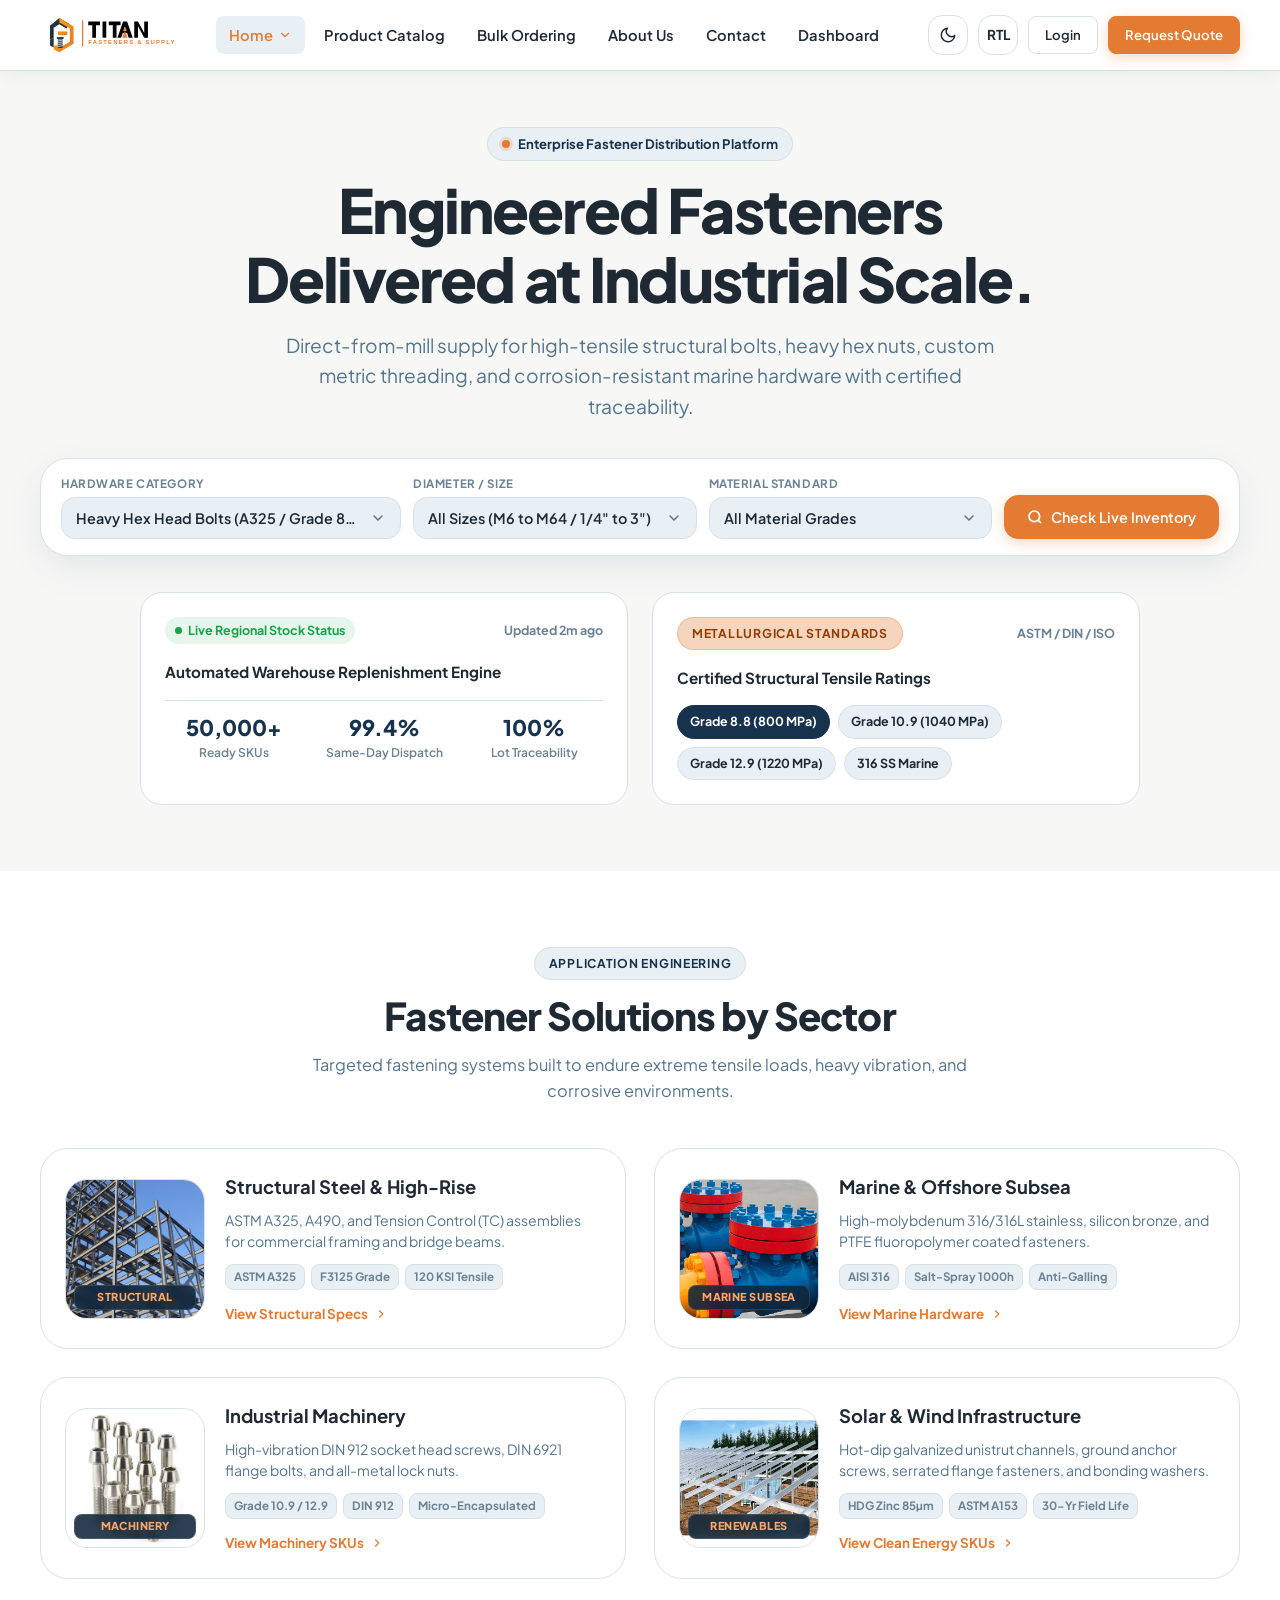
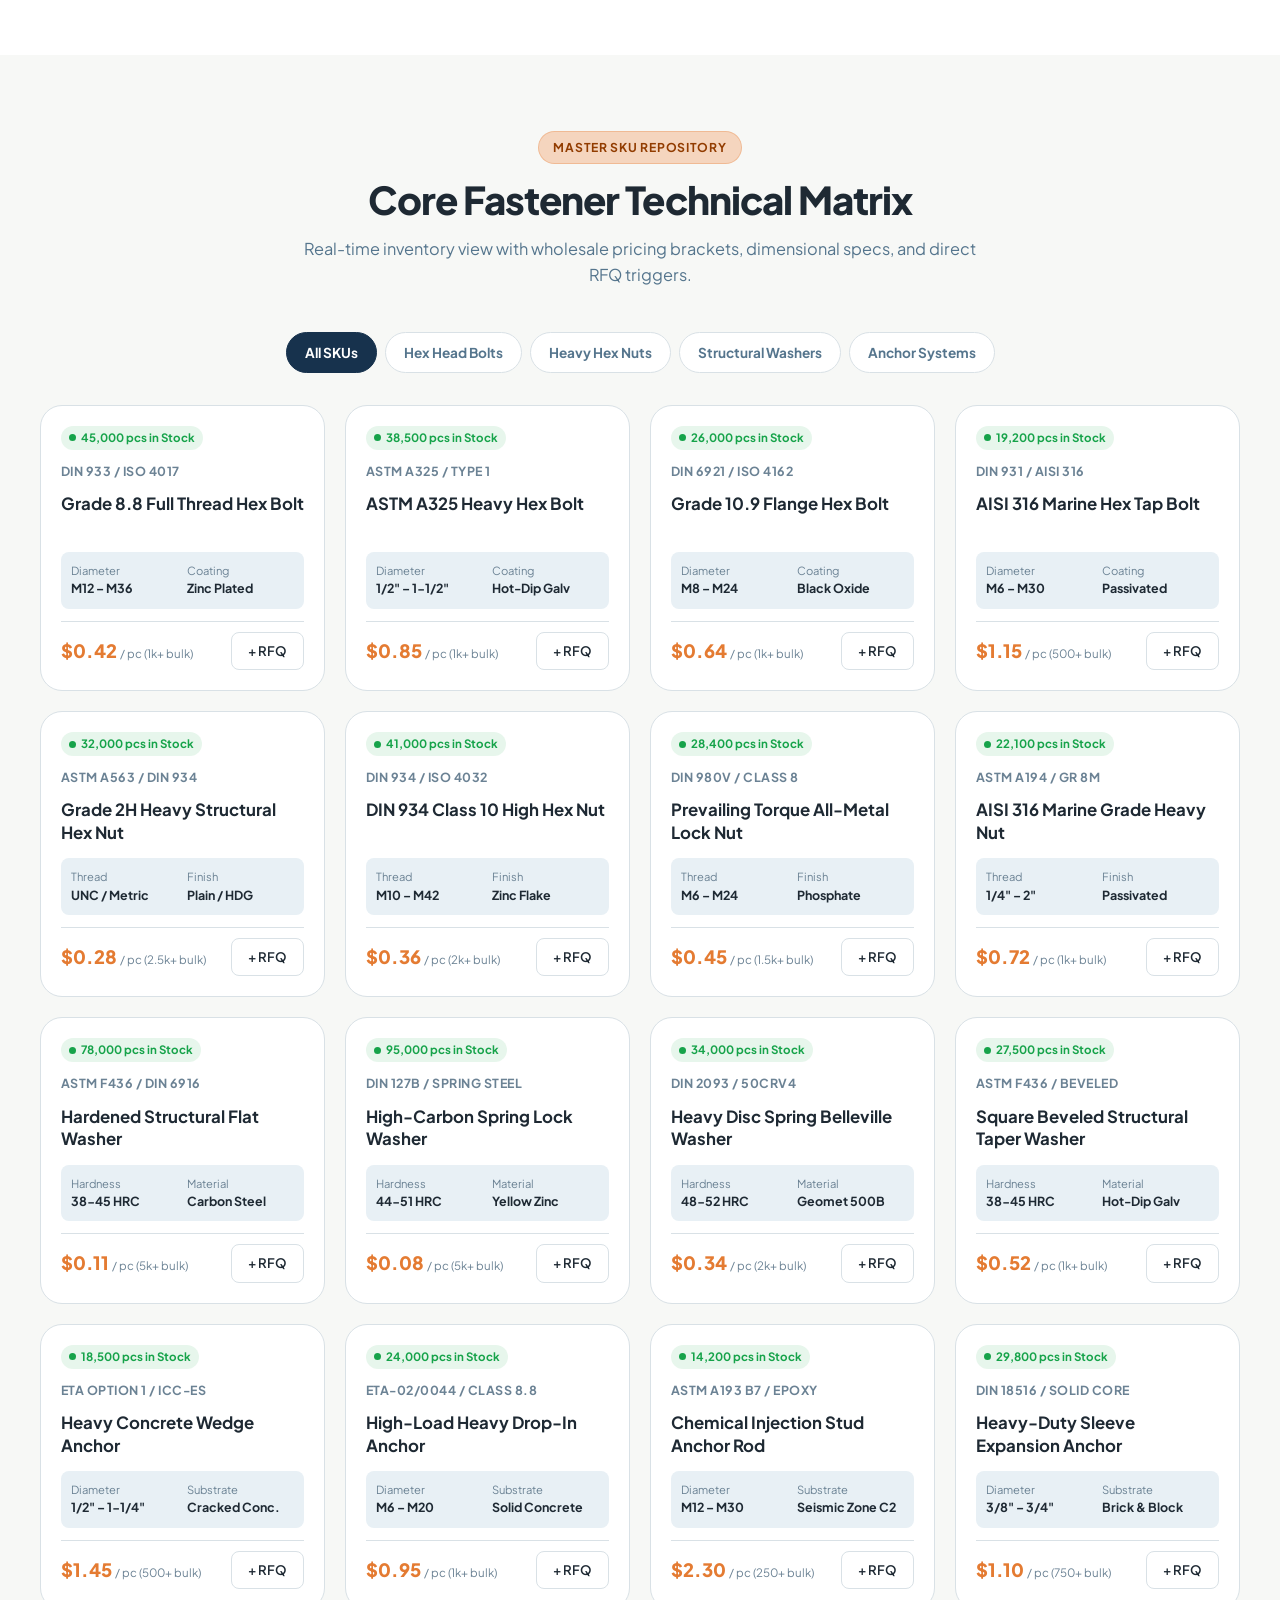
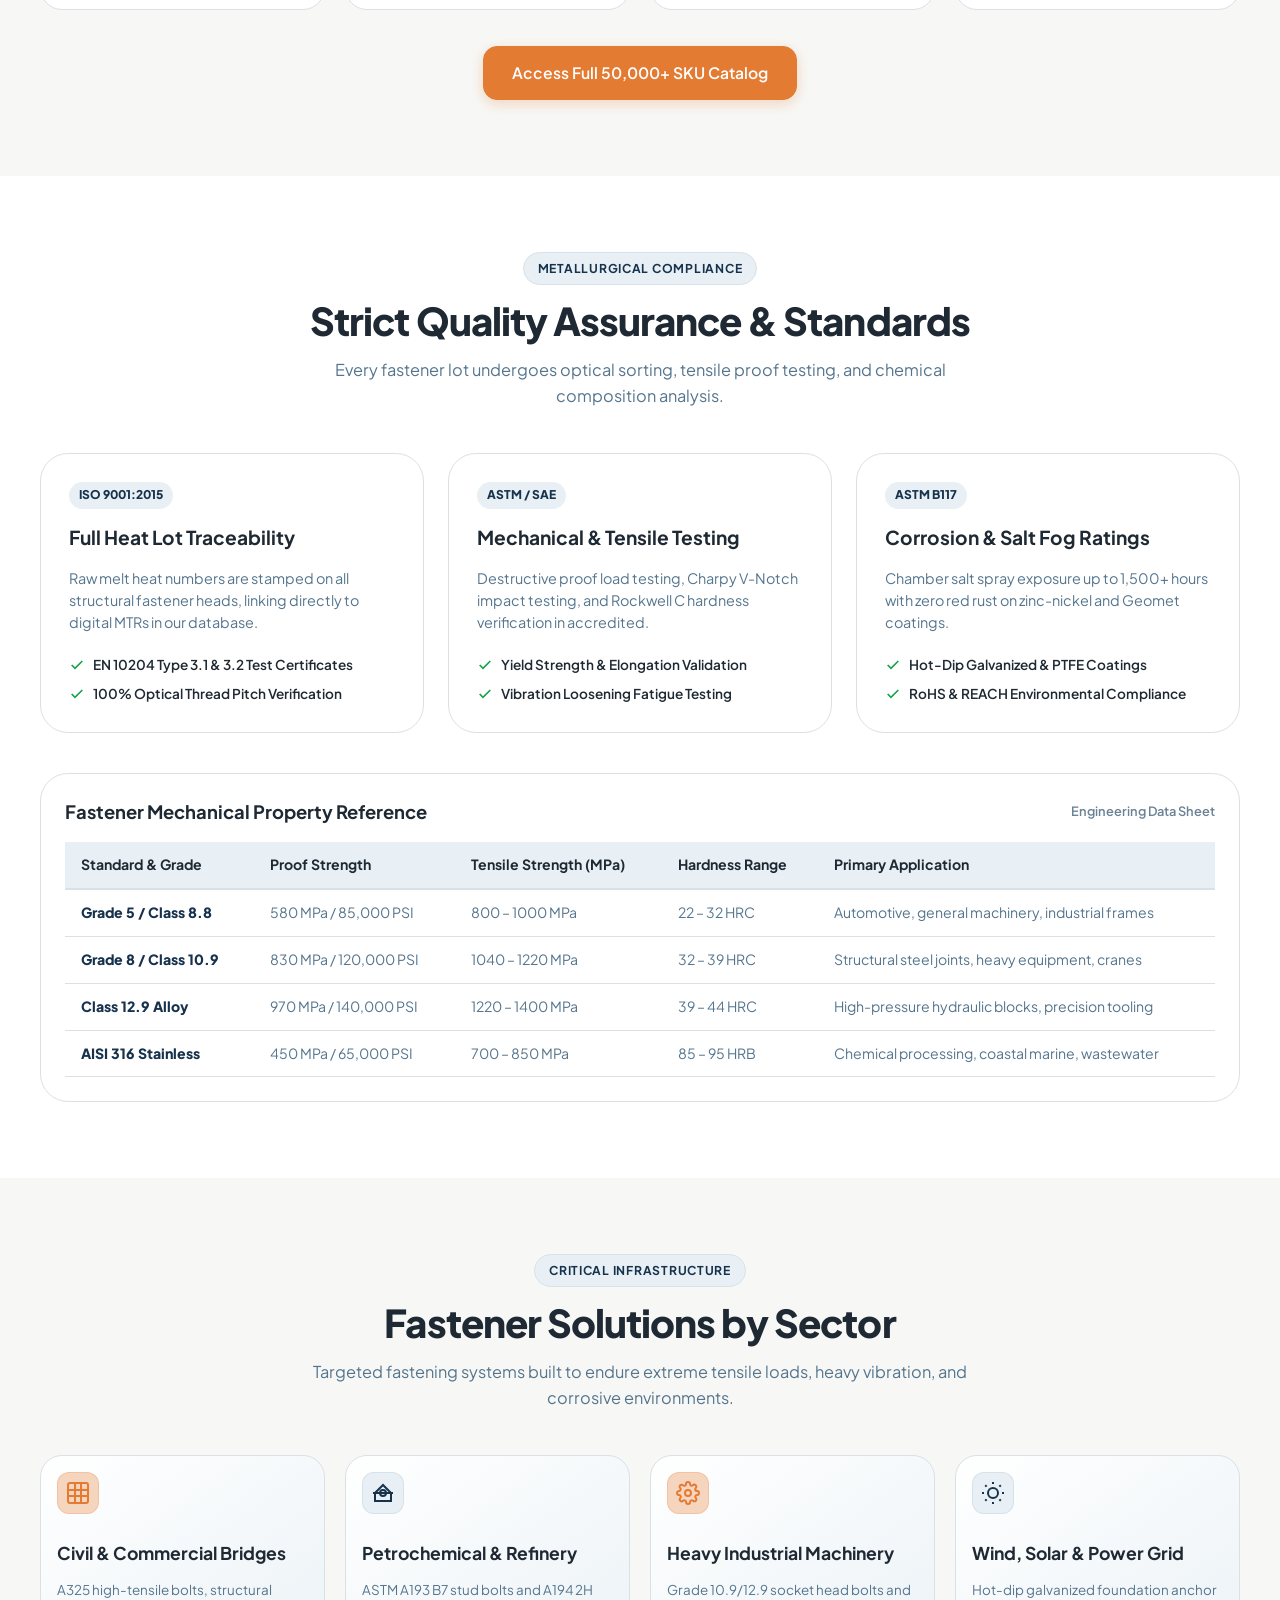
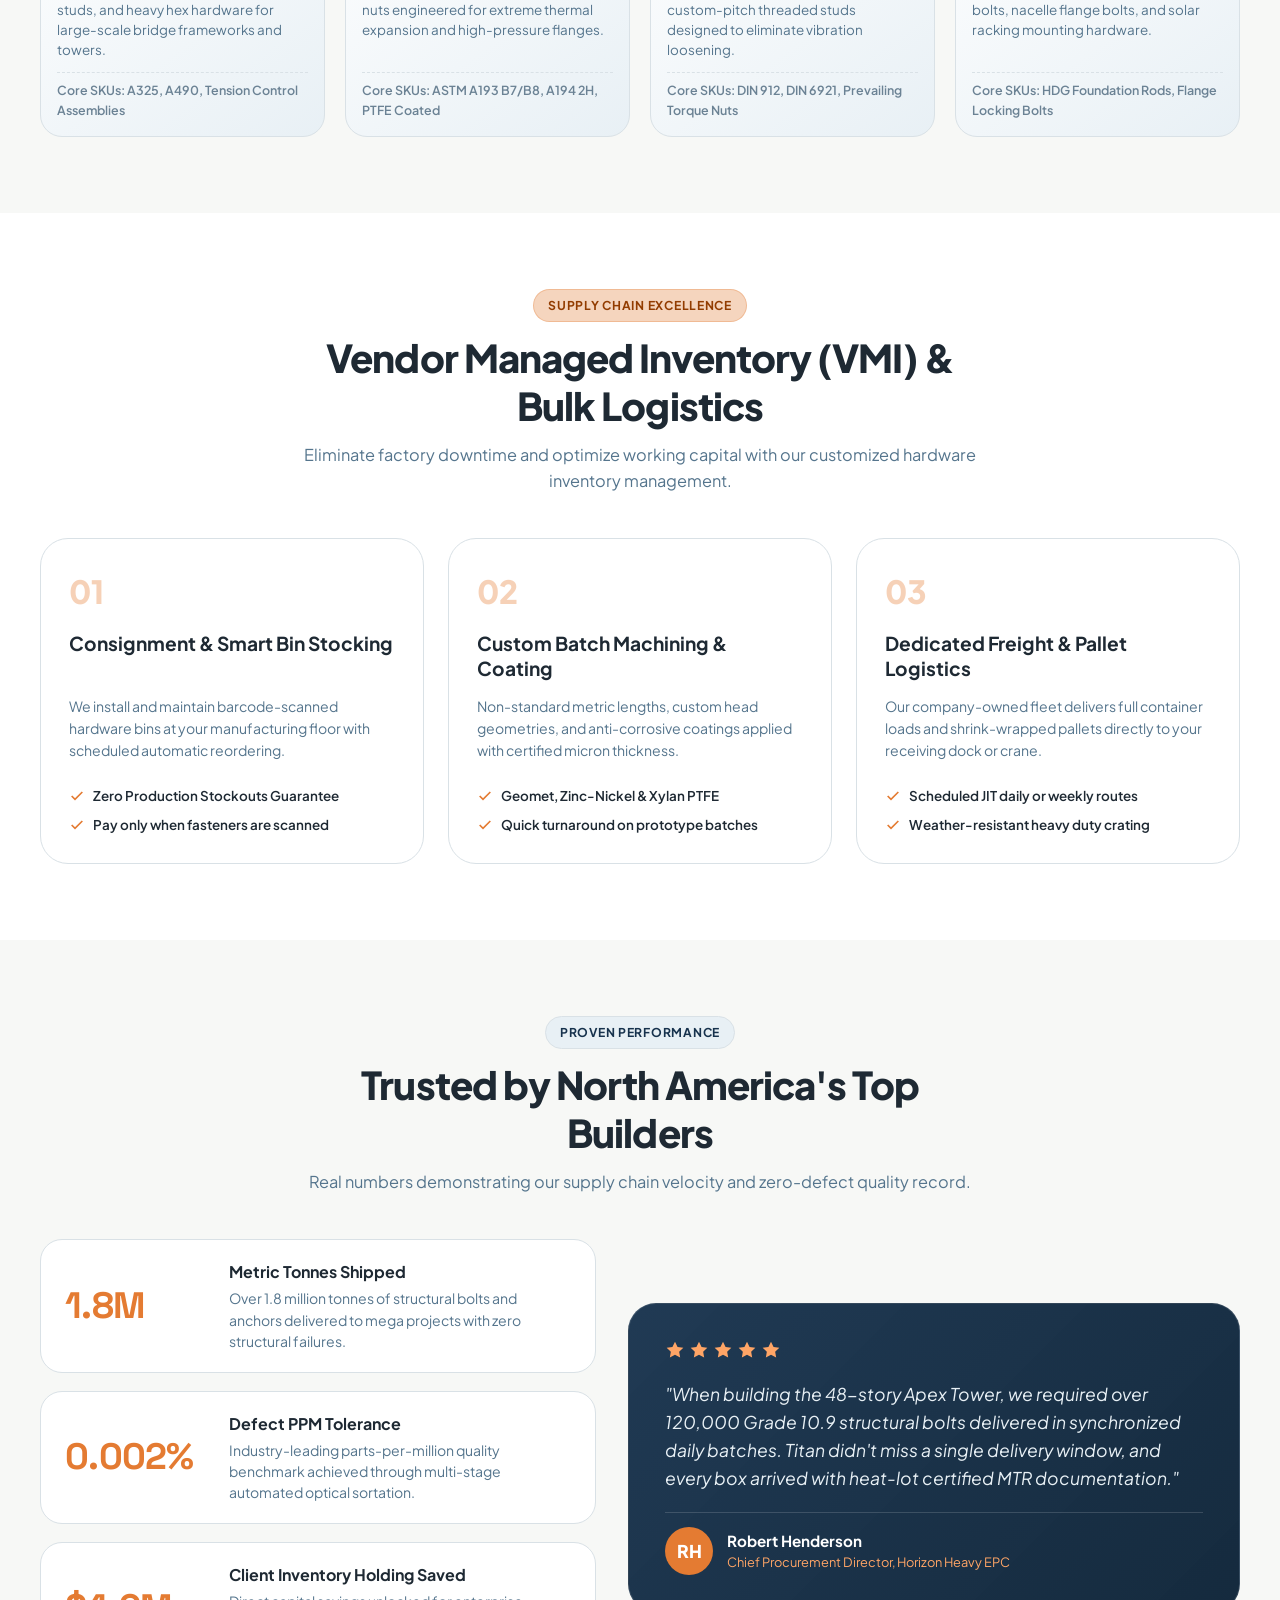
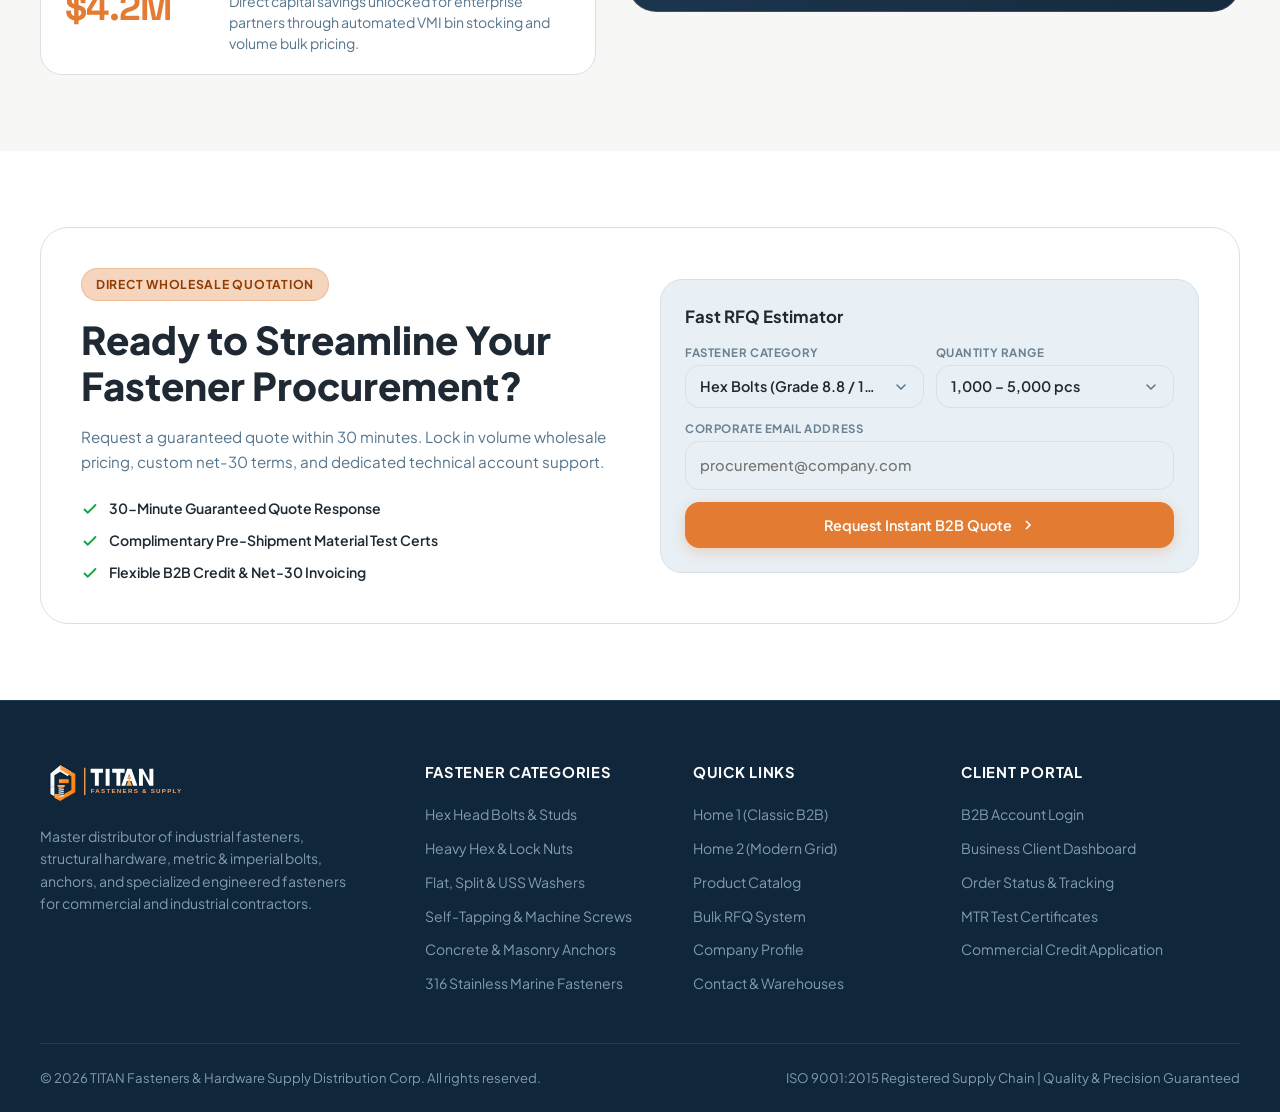
<file: template-13-industrial-fastener-hardware/home-2.html>
<!DOCTYPE html>
<html lang="en" dir="ltr" data-theme="light">

<head>
  <meta charset="UTF-8">
  <meta name="viewport" content="width=device-width, initial-scale=1.0">
  <title>TITAN FASTENERS | Industrial Hardware Supply &amp; Engineering Matrix</title>
  <meta name="description"
    content="Wholesale industrial fasteners, hex bolts, heavy hex nuts, anchors, and stainless steel hardware for manufacturers, contractors, and business clients.">
  <link rel="preconnect" href="https://fonts.googleapis.com">
  <link rel="preconnect" href="https://fonts.gstatic.com" crossorigin>
  <link
    href="https://fonts.googleapis.com/css2?family=Plus+Jakarta+Sans:wght@400;500;600;700;800&family=Space+Grotesk:wght@600;700;800&display=swap"
    rel="stylesheet">
  <link rel="icon" type="image/svg+xml" href="assets/images/favicon.svg">
  <link rel="apple-touch-icon" href="assets/images/favicon.svg">
  <link rel="stylesheet" href="assets/css/style.css">
</head>

<body>

  <!-- PAGE PRELOADER -->
  <div class="page-preloader" id="pagePreloader">
    <div class="preloader-inner">
      <div class="preloader-brand">
        <div class="preloader-spinner-wrap">
          <div class="preloader-ring"></div>
          <div class="preloader-bolt-icon">
            <svg width="28" height="28" viewBox="0 0 24 24" fill="none" stroke="currentColor" stroke-width="2.5"><path d="M13 2L3 14h9l-1 8 10-12h-9l1-8z"></path></svg>
          </div>
        </div>
        <div class="preloader-logo-text">
          <span class="p-title">TITAN</span>
          <span class="p-sub">INDUSTRIAL SUPPLY</span>
        </div>
      </div>
      <div class="preloader-bar">
        <div class="preloader-progress"></div>
      </div>
    </div>
  </div>

  <!-- NAVBAR -->
  <header class="navbar-wrapper">
    <div class="container navbar">
      <a href="index.html" class="brand-logo" aria-label="TITAN Fasteners Home">
        <img src="assets/images/logo.svg" alt="TITAN Fasteners &amp; Supply" class="brand-logo-img logo-light" />
        <img src="assets/images/logo-white.svg" alt="TITAN Fasteners &amp; Supply" class="brand-logo-img logo-dark" />
      </a>

      <nav aria-label="Main Navigation">
        <ul class="nav-menu">
          <li class="nav-dropdown">
            <a href="home-2.html" class="nav-link active">
              Home
              <svg width="14" height="14" viewBox="0 0 24 24" fill="none" stroke="currentColor" stroke-width="2"
                stroke-linecap="round" stroke-linejoin="round">
                <polyline points="6 9 12 15 18 9"></polyline>
              </svg>
            </a>
            <div class="nav-dropdown-menu">
              <a href="index.html" class="nav-dropdown-item">Home 1 (Classic B2B)</a>
              <a href="home-2.html" class="nav-dropdown-item active">Home 2 (Modern Grid)</a>
            </div>
          </li>
          <li><a href="catalog.html" class="nav-link">Product Catalog</a></li>
          <li><a href="bulk-ordering.html" class="nav-link">Bulk Ordering</a></li>
          <li><a href="about.html" class="nav-link">About Us</a></li>
          <li><a href="contact.html" class="nav-link">Contact</a></li>
          <li><a href="dashboard.html" class="nav-link">Dashboard</a></li>
        </ul>
      </nav>

      <div class="nav-actions">
        <button class="icon-btn theme-toggle-btn" aria-label="Toggle theme">
          <svg width="18" height="18" viewBox="0 0 24 24" fill="none" stroke="currentColor" stroke-width="2"
            stroke-linecap="round" stroke-linejoin="round">
            <path d="M21 12.79A9 9 0 1 1 11.21 3 7 7 0 0 0 21 12.79z"></path>
          </svg>
        </button>
        <button class="icon-btn rtl-toggle-btn" aria-label="Toggle text direction">RTL</button>
        <a href="login.html" class="btn btn-outline btn-sm">Login</a>
        <a href="bulk-ordering.html" class="btn btn-primary btn-sm">Request Quote</a>
        <button class="hamburger-btn" aria-label="Open mobile navigation menu">
          <svg viewBox="0 0 24 24" fill="none" stroke="currentColor" stroke-width="2" stroke-linecap="round"
            stroke-linejoin="round">
            <line x1="3" y1="12" x2="21" y2="12"></line>
            <line x1="3" y1="6" x2="21" y2="6"></line>
            <line x1="3" y1="18" x2="21" y2="18"></line>
          </svg>
        </button>
      </div>
    </div>
  </header>

  <!-- MOBILE NAVIGATION DRAWER -->
  <div class="mobile-drawer-backdrop" aria-hidden="true">
    <div class="mobile-drawer">
      <div class="mobile-drawer-header">
        <a href="index.html" class="brand-logo" aria-label="TITAN Fasteners Home">
          <img src="assets/images/logo.svg" alt="TITAN Fasteners &amp; Supply" class="brand-logo-img logo-light" />
          <img src="assets/images/logo-white.svg" alt="TITAN Fasteners &amp; Supply" class="brand-logo-img logo-dark" />
        </a>
        <button class="drawer-close-btn" aria-label="Close navigation menu">
          <svg width="20" height="20" viewBox="0 0 24 24" fill="none" stroke="currentColor" stroke-width="2"
            stroke-linecap="round" stroke-linejoin="round">
            <line x1="18" y1="6" x2="6" y2="18"></line>
            <line x1="6" y1="6" x2="18" y2="18"></line>
          </svg>
        </button>
      </div>
      <div class="mobile-drawer-body">
        <ul class="mobile-nav-list">
          <li>
            <button class="mobile-dropdown-header active" data-target="m-home-drop">
              <span>Home</span>
              <svg class="dropdown-chevron" width="16" height="16" viewBox="0 0 24 24" fill="none" stroke="currentColor"
                stroke-width="2">
                <polyline points="6 9 12 15 18 9"></polyline>
              </svg>
            </button>
            <div id="m-home-drop" class="mobile-dropdown-content" style="display: none;">
              <a href="index.html" class="mobile-nav-link">Home 1 (Classic B2B)</a>
              <a href="home-2.html" class="mobile-nav-link active">Home 2 (Modern Grid)</a>
            </div>
          </li>
          <li><a href="catalog.html" class="mobile-nav-link">Product Catalog</a></li>
          <li><a href="bulk-ordering.html" class="mobile-nav-link">Bulk Ordering</a></li>
          <li><a href="about.html" class="mobile-nav-link">About Us</a></li>
          <li><a href="contact.html" class="mobile-nav-link">Contact</a></li>
          <li><a href="dashboard.html" class="mobile-nav-link">Dashboard</a></li>
        </ul>
      </div>
      <div class="mobile-drawer-footer">
        <div style="display: flex; gap: 10px; justify-content: space-between;">
          <button class="btn btn-outline btn-sm theme-toggle-btn" style="flex:1;">Theme</button>
          <button class="btn btn-outline btn-sm rtl-toggle-btn" style="flex:1;">RTL</button>
        </div>
        <a href="login.html" class="btn btn-outline" style="width: 100%;">Client Login</a>
        <a href="bulk-ordering.html" class="btn btn-primary" style="width: 100%;">Request Bulk Quote</a>
      </div>
    </div>
  </div>

  <main>
    <!-- ==========================================================================
         SECTION 1: ALTERNATIVE HERO (Full Viewport Coverage + SKU Quick Finder)
         ========================================================================== -->
    <section class="hero-h2" id="hero-home2">
      <div class="container">
        <div class="hero-h2-header">
          <div class="hero-tag">
            <span class="hero-tag-dot"></span>
            Enterprise Fastener Distribution Platform
          </div>
          <h1 class="hero-h2-title">
            Engineered Fasteners Delivered at <span class="highlight">Industrial Scale.</span>
          </h1>
          <p class="hero-h2-desc">
            Direct-from-mill supply for high-tensile structural bolts, heavy hex nuts, custom metric threading, and
            corrosion-resistant marine hardware with certified traceability.
          </p>
        </div>

        <!-- Interactive SKU Fast Finder Bar -->
        <div class="sku-search-box">
          <form class="sku-search-form" onsubmit="event.preventDefault(); window.location.href='catalog.html';">
            <div class="sku-input-group">
              <label class="sku-label" for="sku-category">Hardware Category</label>
              <select id="sku-category" class="sku-select">
                <option value="hex-bolts">Heavy Hex Head Bolts (A325 / Grade 8.8)</option>
                <option value="nuts">Structural &amp; Lock Nuts (Grade 2H / 8)</option>
                <option value="washers">Hardened Flat &amp; Split Washers (F436)</option>
                <option value="anchors">Concrete Wedge &amp; Drop-in Anchors</option>
                <option value="stainless">316 / 304 Marine Stainless Fasteners</option>
              </select>
            </div>
            <div class="sku-input-group">
              <label class="sku-label" for="sku-diameter">Diameter / Size</label>
              <select id="sku-diameter" class="sku-select">
                <option value="all">All Sizes (M6 to M64 / 1/4" to 3")</option>
                <option value="m12">M12 / 1/2" Diameter</option>
                <option value="m16">M16 / 5/8" Diameter</option>
                <option value="m20">M20 / 3/4" Diameter</option>
                <option value="m24">M24 / 1" Diameter</option>
                <option value="m30">M30+ Heavy Structural</option>
              </select>
            </div>
            <div class="sku-input-group">
              <label class="sku-label" for="sku-grade">Material Standard</label>
              <select id="sku-grade" class="sku-select">
                <option value="all">All Material Grades</option>
                <option value="grade8">Grade 8.8 High-Tensile</option>
                <option value="grade10">Grade 10.9 Structural</option>
                <option value="grade12">Grade 12.9 Alloy Steel</option>
                <option value="ss316">AISI 316 Marine Stainless</option>
              </select>
            </div>
            <button type="submit" class="btn btn-primary" style="height: 44px; margin-top: auto;">
              <svg width="16" height="16" viewBox="0 0 24 24" fill="none" stroke="currentColor" stroke-width="2.5">
                <circle cx="11" cy="11" r="8"></circle>
                <line x1="21" y1="21" x2="16.65" y2="16.65"></line>
              </svg>
              Check Live Inventory
            </button>
          </form>
        </div>

        <!-- Dual Telemetry & Spec Cards Grid -->
        <div class="hero-h2-cards-grid">
          <!-- Card 1: Live Supply Telemetry -->
          <div class="hero-telemetry-card">
            <div class="telemetry-header">
              <span class="telemetry-tag">
                <span class="telemetry-pulse"></span>
                Live Regional Stock Status
              </span>
              <span style="font-size: 0.78rem; font-weight: 700; color: var(--text-muted);">Updated 2m ago</span>
            </div>
            <div style="font-size: 0.95rem; font-weight: 700; color: var(--text-primary);">
              Automated Warehouse Replenishment Engine
            </div>
            <div class="telemetry-stats-row">
              <div>
                <div class="telemetry-val">50,000+</div>
                <div class="telemetry-lbl">Ready SKUs</div>
              </div>
              <div>
                <div class="telemetry-val">99.4%</div>
                <div class="telemetry-lbl">Same-Day Dispatch</div>
              </div>
              <div>
                <div class="telemetry-val">100%</div>
                <div class="telemetry-lbl">Lot Traceability</div>
              </div>
            </div>
          </div>

          <!-- Card 2: Interactive Fastener Grade Telemetry -->
          <div class="hero-telemetry-card">
            <div class="telemetry-header">
              <span class="badge badge-orange" style="margin:0;">Metallurgical Standards</span>
              <span style="font-size: 0.78rem; font-weight: 700; color: var(--text-muted);">ASTM / DIN / ISO</span>
            </div>
            <div style="font-size: 0.95rem; font-weight: 700; color: var(--text-primary);">
              Certified Structural Tensile Ratings
            </div>
            <div class="grade-pill-tabs">
              <span class="grade-pill active">Grade 8.8 (800 MPa)</span>
              <span class="grade-pill">Grade 10.9 (1040 MPa)</span>
              <span class="grade-pill">Grade 12.9 (1220 MPa)</span>
              <span class="grade-pill">316 SS Marine</span>
            </div>
          </div>
        </div>
      </div>
    </section>

    <!-- ==========================================================================
         SECTION 2: FASTENER SOLUTIONS BY APPLICATION (Horizontal Split Cards)
         ========================================================================== -->
    <section class="section section-subtle" id="solutions">
      <div class="container">
        <div class="section-header text-center">
          <span class="badge">Application Engineering</span>
          <h2 class="section-title">Fastener Solutions by Sector</h2>
          <p class="section-subtitle">Targeted fastening systems built to endure extreme tensile loads, heavy vibration,
            and corrosive environments.</p>
        </div>

        <div class="h2-solutions-grid">
          <!-- Solution 1 -->
          <article class="h2-solution-card">
            <div class="h2-solution-img-box">
              <img src="assets/images/sector-structural-steel.jpg" alt="Structural Steel & High-Rise Fasteners"
                class="h2-solution-img" loading="lazy">
              <span class="h2-solution-tag">Structural</span>
            </div>
            <div class="h2-solution-content">
              <h3 class="h2-solution-title">Structural Steel &amp; High-Rise</h3>
              <p class="h2-solution-desc">ASTM A325, A490, and Tension Control (TC) assemblies for commercial framing
                and bridge beams.</p>
              <div class="h2-solution-specs">
                <span class="h2-spec-tag">ASTM A325</span>
                <span class="h2-spec-tag">F3125 Grade</span>
                <span class="h2-spec-tag">120 KSI Tensile</span>
              </div>
              <a href="catalog.html?sector=structural" class="h2-solution-link">
                <span>View Structural Specs</span>
                <svg width="14" height="14" viewBox="0 0 24 24" fill="none" stroke="currentColor" stroke-width="2">
                  <polyline points="9 18 15 12 9 6"></polyline>
                </svg>
              </a>
            </div>
          </article>

          <!-- Solution 2 -->
          <article class="h2-solution-card">
            <div class="h2-solution-img-box">
              <img src="assets/images/sector-petrochemical-flange.png" alt="Marine & Offshore Subsea Fasteners"
                class="h2-solution-img" loading="lazy">
              <span class="h2-solution-tag">Marine Subsea</span>
            </div>
            <div class="h2-solution-content">
              <h3 class="h2-solution-title">Marine &amp; Offshore Subsea</h3>
              <p class="h2-solution-desc">High-molybdenum 316/316L stainless, silicon bronze, and PTFE fluoropolymer
                coated fasteners.</p>
              <div class="h2-solution-specs">
                <span class="h2-spec-tag">AISI 316</span>
                <span class="h2-spec-tag">Salt-Spray 1000h</span>
                <span class="h2-spec-tag">Anti-Galling</span>
              </div>
              <a href="catalog.html?sector=marine" class="h2-solution-link">
                <span>View Marine Hardware</span>
                <svg width="14" height="14" viewBox="0 0 24 24" fill="none" stroke="currentColor" stroke-width="2">
                  <polyline points="9 18 15 12 9 6"></polyline>
                </svg>
              </a>
            </div>
          </article>

          <!-- Solution 3 -->
          <article class="h2-solution-card">
            <div class="h2-solution-img-box">
              <img src="assets/images/sector-heavy-machinery-bolts.png" alt="Industrial Machinery Fasteners"
                class="h2-solution-img" loading="lazy">
              <span class="h2-solution-tag">Machinery</span>
            </div>
            <div class="h2-solution-content">
              <h3 class="h2-solution-title">Industrial Machinery</h3>
              <p class="h2-solution-desc">High-vibration DIN 912 socket head screws, DIN 6921 flange bolts, and
                all-metal lock nuts.</p>
              <div class="h2-solution-specs">
                <span class="h2-spec-tag">Grade 10.9 / 12.9</span>
                <span class="h2-spec-tag">DIN 912</span>
                <span class="h2-spec-tag">Micro-Encapsulated</span>
              </div>
              <a href="catalog.html?sector=machinery" class="h2-solution-link">
                <span>View Machinery SKUs</span>
                <svg width="14" height="14" viewBox="0 0 24 24" fill="none" stroke="currentColor" stroke-width="2">
                  <polyline points="9 18 15 12 9 6"></polyline>
                </svg>
              </a>
            </div>
          </article>

          <!-- Solution 4 -->
          <article class="h2-solution-card">
            <div class="h2-solution-img-box">
              <img src="assets/images/sector-solar-racking.png" alt="Solar & Wind Infrastructure Fasteners"
                class="h2-solution-img" loading="lazy">
              <span class="h2-solution-tag">Renewables</span>
            </div>
            <div class="h2-solution-content">
              <h3 class="h2-solution-title">Solar &amp; Wind Infrastructure</h3>
              <p class="h2-solution-desc">Hot-dip galvanized unistrut channels, ground anchor screws, serrated flange
                fasteners, and bonding washers.</p>
              <div class="h2-solution-specs">
                <span class="h2-spec-tag">HDG Zinc 85µm</span>
                <span class="h2-spec-tag">ASTM A153</span>
                <span class="h2-spec-tag">30-Yr Field Life</span>
              </div>
              <a href="catalog.html?sector=solar" class="h2-solution-link">
                <span>View Clean Energy SKUs</span>
                <svg width="14" height="14" viewBox="0 0 24 24" fill="none" stroke="currentColor" stroke-width="2">
                  <polyline points="9 18 15 12 9 6"></polyline>
                </svg>
              </a>
            </div>
          </article>
        </div>
      </div>
    </section>

    <!-- ==========================================================================
         SECTION 3: PRODUCT SHOWCASE (Matrix & Live Stock)
         ========================================================================== -->
    <section class="section" id="product-matrix">
      <div class="container">
        <div class="section-header text-center">
          <span class="badge badge-orange">Master SKU Repository</span>
          <h2 class="section-title">Core Fastener Technical Matrix</h2>
          <p class="section-subtitle">Real-time inventory view with wholesale pricing brackets, dimensional specs, and
            direct RFQ triggers.</p>
        </div>

        <div class="h2-filter-bar" id="h2MatrixFilterBar">
          <button class="h2-filter-btn active" data-filter="all">All SKUs</button>
          <button class="h2-filter-btn" data-filter="bolts">Hex Head Bolts</button>
          <button class="h2-filter-btn" data-filter="nuts">Heavy Hex Nuts</button>
          <button class="h2-filter-btn" data-filter="washers">Structural Washers</button>
          <button class="h2-filter-btn" data-filter="anchors">Anchor Systems</button>
        </div>

        <div class="h2-matrix-grid" id="h2MatrixGrid">
          <!-- BOLTS (4 Cards) -->
          <div class="h2-matrix-card" data-category="bolts all">
            <div class="h2-stock-badge">
              <span class="telemetry-pulse"></span>
              45,000 pcs in Stock
            </div>
            <div class="h2-product-code">DIN 933 / ISO 4017</div>
            <h3 class="h2-product-name">Grade 8.8 Full Thread Hex Bolt</h3>
            <div class="h2-product-param-grid">
              <div class="param-item">
                <span class="param-key">Diameter</span>
                <span class="param-val">M12 – M36</span>
              </div>
              <div class="param-item">
                <span class="param-key">Coating</span>
                <span class="param-val">Zinc Plated</span>
              </div>
            </div>
            <div class="h2-card-pricing-row">
              <div>
                <span class="tier-price">$0.42</span>
                <span class="tier-unit">/ pc (1k+ bulk)</span>
              </div>
              <a href="bulk-ordering.html" class="btn btn-outline btn-sm">+ RFQ</a>
            </div>
          </div>

          <div class="h2-matrix-card" data-category="bolts all">
            <div class="h2-stock-badge">
              <span class="telemetry-pulse"></span>
              38,500 pcs in Stock
            </div>
            <div class="h2-product-code">ASTM A325 / Type 1</div>
            <h3 class="h2-product-name">ASTM A325 Heavy Hex Bolt</h3>
            <div class="h2-product-param-grid">
              <div class="param-item">
                <span class="param-key">Diameter</span>
                <span class="param-val">1/2" – 1-1/2"</span>
              </div>
              <div class="param-item">
                <span class="param-key">Coating</span>
                <span class="param-val">Hot-Dip Galv</span>
              </div>
            </div>
            <div class="h2-card-pricing-row">
              <div>
                <span class="tier-price">$0.85</span>
                <span class="tier-unit">/ pc (1k+ bulk)</span>
              </div>
              <a href="bulk-ordering.html" class="btn btn-outline btn-sm">+ RFQ</a>
            </div>
          </div>

          <div class="h2-matrix-card" data-category="bolts all">
            <div class="h2-stock-badge">
              <span class="telemetry-pulse"></span>
              26,000 pcs in Stock
            </div>
            <div class="h2-product-code">DIN 6921 / ISO 4162</div>
            <h3 class="h2-product-name">Grade 10.9 Flange Hex Bolt</h3>
            <div class="h2-product-param-grid">
              <div class="param-item">
                <span class="param-key">Diameter</span>
                <span class="param-val">M8 – M24</span>
              </div>
              <div class="param-item">
                <span class="param-key">Coating</span>
                <span class="param-val">Black Oxide</span>
              </div>
            </div>
            <div class="h2-card-pricing-row">
              <div>
                <span class="tier-price">$0.64</span>
                <span class="tier-unit">/ pc (1k+ bulk)</span>
              </div>
              <a href="bulk-ordering.html" class="btn btn-outline btn-sm">+ RFQ</a>
            </div>
          </div>

          <div class="h2-matrix-card" data-category="bolts all">
            <div class="h2-stock-badge">
              <span class="telemetry-pulse"></span>
              19,200 pcs in Stock
            </div>
            <div class="h2-product-code">DIN 931 / AISI 316</div>
            <h3 class="h2-product-name">AISI 316 Marine Hex Tap Bolt</h3>
            <div class="h2-product-param-grid">
              <div class="param-item">
                <span class="param-key">Diameter</span>
                <span class="param-val">M6 – M30</span>
              </div>
              <div class="param-item">
                <span class="param-key">Coating</span>
                <span class="param-val">Passivated</span>
              </div>
            </div>
            <div class="h2-card-pricing-row">
              <div>
                <span class="tier-price">$1.15</span>
                <span class="tier-unit">/ pc (500+ bulk)</span>
              </div>
              <a href="bulk-ordering.html" class="btn btn-outline btn-sm">+ RFQ</a>
            </div>
          </div>

          <!-- NUTS (4 Cards) -->
          <div class="h2-matrix-card" data-category="nuts all">
            <div class="h2-stock-badge">
              <span class="telemetry-pulse"></span>
              32,000 pcs in Stock
            </div>
            <div class="h2-product-code">ASTM A563 / DIN 934</div>
            <h3 class="h2-product-name">Grade 2H Heavy Structural Hex Nut</h3>
            <div class="h2-product-param-grid">
              <div class="param-item">
                <span class="param-key">Thread</span>
                <span class="param-val">UNC / Metric</span>
              </div>
              <div class="param-item">
                <span class="param-key">Finish</span>
                <span class="param-val">Plain / HDG</span>
              </div>
            </div>
            <div class="h2-card-pricing-row">
              <div>
                <span class="tier-price">$0.28</span>
                <span class="tier-unit">/ pc (2.5k+ bulk)</span>
              </div>
              <a href="bulk-ordering.html" class="btn btn-outline btn-sm">+ RFQ</a>
            </div>
          </div>

          <div class="h2-matrix-card" data-category="nuts all">
            <div class="h2-stock-badge">
              <span class="telemetry-pulse"></span>
              41,000 pcs in Stock
            </div>
            <div class="h2-product-code">DIN 934 / ISO 4032</div>
            <h3 class="h2-product-name">DIN 934 Class 10 High Hex Nut</h3>
            <div class="h2-product-param-grid">
              <div class="param-item">
                <span class="param-key">Thread</span>
                <span class="param-val">M10 – M42</span>
              </div>
              <div class="param-item">
                <span class="param-key">Finish</span>
                <span class="param-val">Zinc Flake</span>
              </div>
            </div>
            <div class="h2-card-pricing-row">
              <div>
                <span class="tier-price">$0.36</span>
                <span class="tier-unit">/ pc (2k+ bulk)</span>
              </div>
              <a href="bulk-ordering.html" class="btn btn-outline btn-sm">+ RFQ</a>
            </div>
          </div>

          <div class="h2-matrix-card" data-category="nuts all">
            <div class="h2-stock-badge">
              <span class="telemetry-pulse"></span>
              28,400 pcs in Stock
            </div>
            <div class="h2-product-code">DIN 980V / Class 8</div>
            <h3 class="h2-product-name">Prevailing Torque All-Metal Lock Nut</h3>
            <div class="h2-product-param-grid">
              <div class="param-item">
                <span class="param-key">Thread</span>
                <span class="param-val">M6 – M24</span>
              </div>
              <div class="param-item">
                <span class="param-key">Finish</span>
                <span class="param-val">Phosphate</span>
              </div>
            </div>
            <div class="h2-card-pricing-row">
              <div>
                <span class="tier-price">$0.45</span>
                <span class="tier-unit">/ pc (1.5k+ bulk)</span>
              </div>
              <a href="bulk-ordering.html" class="btn btn-outline btn-sm">+ RFQ</a>
            </div>
          </div>

          <div class="h2-matrix-card" data-category="nuts all">
            <div class="h2-stock-badge">
              <span class="telemetry-pulse"></span>
              22,100 pcs in Stock
            </div>
            <div class="h2-product-code">ASTM A194 / Gr 8M</div>
            <h3 class="h2-product-name">AISI 316 Marine Grade Heavy Nut</h3>
            <div class="h2-product-param-grid">
              <div class="param-item">
                <span class="param-key">Thread</span>
                <span class="param-val">1/4" – 2"</span>
              </div>
              <div class="param-item">
                <span class="param-key">Finish</span>
                <span class="param-val">Passivated</span>
              </div>
            </div>
            <div class="h2-card-pricing-row">
              <div>
                <span class="tier-price">$0.72</span>
                <span class="tier-unit">/ pc (1k+ bulk)</span>
              </div>
              <a href="bulk-ordering.html" class="btn btn-outline btn-sm">+ RFQ</a>
            </div>
          </div>

          <!-- WASHERS (4 Cards) -->
          <div class="h2-matrix-card" data-category="washers all">
            <div class="h2-stock-badge">
              <span class="telemetry-pulse"></span>
              78,000 pcs in Stock
            </div>
            <div class="h2-product-code">ASTM F436 / DIN 6916</div>
            <h3 class="h2-product-name">Hardened Structural Flat Washer</h3>
            <div class="h2-product-param-grid">
              <div class="param-item">
                <span class="param-key">Hardness</span>
                <span class="param-val">38-45 HRC</span>
              </div>
              <div class="param-item">
                <span class="param-key">Material</span>
                <span class="param-val">Carbon Steel</span>
              </div>
            </div>
            <div class="h2-card-pricing-row">
              <div>
                <span class="tier-price">$0.11</span>
                <span class="tier-unit">/ pc (5k+ bulk)</span>
              </div>
              <a href="bulk-ordering.html" class="btn btn-outline btn-sm">+ RFQ</a>
            </div>
          </div>

          <div class="h2-matrix-card" data-category="washers all">
            <div class="h2-stock-badge">
              <span class="telemetry-pulse"></span>
              95,000 pcs in Stock
            </div>
            <div class="h2-product-code">DIN 127B / Spring Steel</div>
            <h3 class="h2-product-name">High-Carbon Spring Lock Washer</h3>
            <div class="h2-product-param-grid">
              <div class="param-item">
                <span class="param-key">Hardness</span>
                <span class="param-val">44-51 HRC</span>
              </div>
              <div class="param-item">
                <span class="param-key">Material</span>
                <span class="param-val">Yellow Zinc</span>
              </div>
            </div>
            <div class="h2-card-pricing-row">
              <div>
                <span class="tier-price">$0.08</span>
                <span class="tier-unit">/ pc (5k+ bulk)</span>
              </div>
              <a href="bulk-ordering.html" class="btn btn-outline btn-sm">+ RFQ</a>
            </div>
          </div>

          <div class="h2-matrix-card" data-category="washers all">
            <div class="h2-stock-badge">
              <span class="telemetry-pulse"></span>
              34,000 pcs in Stock
            </div>
            <div class="h2-product-code">DIN 2093 / 50CrV4</div>
            <h3 class="h2-product-name">Heavy Disc Spring Belleville Washer</h3>
            <div class="h2-product-param-grid">
              <div class="param-item">
                <span class="param-key">Hardness</span>
                <span class="param-val">48-52 HRC</span>
              </div>
              <div class="param-item">
                <span class="param-key">Material</span>
                <span class="param-val">Geomet 500B</span>
              </div>
            </div>
            <div class="h2-card-pricing-row">
              <div>
                <span class="tier-price">$0.34</span>
                <span class="tier-unit">/ pc (2k+ bulk)</span>
              </div>
              <a href="bulk-ordering.html" class="btn btn-outline btn-sm">+ RFQ</a>
            </div>
          </div>

          <div class="h2-matrix-card" data-category="washers all">
            <div class="h2-stock-badge">
              <span class="telemetry-pulse"></span>
              27,500 pcs in Stock
            </div>
            <div class="h2-product-code">ASTM F436 / Beveled</div>
            <h3 class="h2-product-name">Square Beveled Structural Taper Washer</h3>
            <div class="h2-product-param-grid">
              <div class="param-item">
                <span class="param-key">Hardness</span>
                <span class="param-val">38-45 HRC</span>
              </div>
              <div class="param-item">
                <span class="param-key">Material</span>
                <span class="param-val">Hot-Dip Galv</span>
              </div>
            </div>
            <div class="h2-card-pricing-row">
              <div>
                <span class="tier-price">$0.52</span>
                <span class="tier-unit">/ pc (1k+ bulk)</span>
              </div>
              <a href="bulk-ordering.html" class="btn btn-outline btn-sm">+ RFQ</a>
            </div>
          </div>

          <!-- ANCHORS (4 Cards) -->
          <div class="h2-matrix-card" data-category="anchors all">
            <div class="h2-stock-badge">
              <span class="telemetry-pulse"></span>
              18,500 pcs in Stock
            </div>
            <div class="h2-product-code">ETA Option 1 / ICC-ES</div>
            <h3 class="h2-product-name">Heavy Concrete Wedge Anchor</h3>
            <div class="h2-product-param-grid">
              <div class="param-item">
                <span class="param-key">Diameter</span>
                <span class="param-val">1/2" – 1-1/4"</span>
              </div>
              <div class="param-item">
                <span class="param-key">Substrate</span>
                <span class="param-val">Cracked Conc.</span>
              </div>
            </div>
            <div class="h2-card-pricing-row">
              <div>
                <span class="tier-price">$1.45</span>
                <span class="tier-unit">/ pc (500+ bulk)</span>
              </div>
              <a href="bulk-ordering.html" class="btn btn-outline btn-sm">+ RFQ</a>
            </div>
          </div>

          <div class="h2-matrix-card" data-category="anchors all">
            <div class="h2-stock-badge">
              <span class="telemetry-pulse"></span>
              24,000 pcs in Stock
            </div>
            <div class="h2-product-code">ETA-02/0044 / Class 8.8</div>
            <h3 class="h2-product-name">High-Load Heavy Drop-In Anchor</h3>
            <div class="h2-product-param-grid">
              <div class="param-item">
                <span class="param-key">Diameter</span>
                <span class="param-val">M6 – M20</span>
              </div>
              <div class="param-item">
                <span class="param-key">Substrate</span>
                <span class="param-val">Solid Concrete</span>
              </div>
            </div>
            <div class="h2-card-pricing-row">
              <div>
                <span class="tier-price">$0.95</span>
                <span class="tier-unit">/ pc (1k+ bulk)</span>
              </div>
              <a href="bulk-ordering.html" class="btn btn-outline btn-sm">+ RFQ</a>
            </div>
          </div>

          <div class="h2-matrix-card" data-category="anchors all">
            <div class="h2-stock-badge">
              <span class="telemetry-pulse"></span>
              14,200 pcs in Stock
            </div>
            <div class="h2-product-code">ASTM A193 B7 / Epoxy</div>
            <h3 class="h2-product-name">Chemical Injection Stud Anchor Rod</h3>
            <div class="h2-product-param-grid">
              <div class="param-item">
                <span class="param-key">Diameter</span>
                <span class="param-val">M12 – M30</span>
              </div>
              <div class="param-item">
                <span class="param-key">Substrate</span>
                <span class="param-val">Seismic Zone C2</span>
              </div>
            </div>
            <div class="h2-card-pricing-row">
              <div>
                <span class="tier-price">$2.30</span>
                <span class="tier-unit">/ pc (250+ bulk)</span>
              </div>
              <a href="bulk-ordering.html" class="btn btn-outline btn-sm">+ RFQ</a>
            </div>
          </div>

          <div class="h2-matrix-card" data-category="anchors all">
            <div class="h2-stock-badge">
              <span class="telemetry-pulse"></span>
              29,800 pcs in Stock
            </div>
            <div class="h2-product-code">DIN 18516 / Solid Core</div>
            <h3 class="h2-product-name">Heavy-Duty Sleeve Expansion Anchor</h3>
            <div class="h2-product-param-grid">
              <div class="param-item">
                <span class="param-key">Diameter</span>
                <span class="param-val">3/8" – 3/4"</span>
              </div>
              <div class="param-item">
                <span class="param-key">Substrate</span>
                <span class="param-val">Brick &amp; Block</span>
              </div>
            </div>
            <div class="h2-card-pricing-row">
              <div>
                <span class="tier-price">$1.10</span>
                <span class="tier-unit">/ pc (750+ bulk)</span>
              </div>
              <a href="bulk-ordering.html" class="btn btn-outline btn-sm">+ RFQ</a>
            </div>
          </div>
        </div>

        <div style="text-align: center; margin-top: 36px;">
          <a href="catalog.html" class="btn btn-primary btn-lg">Access Full 50,000+ SKU Catalog</a>
        </div>
      </div>
    </section>

    <!-- ==========================================================================
         SECTION 4: QUALITY & SPECIFICATION ENGINE (Pillars + Tolerance Table)
         ========================================================================== -->
    <section class="section section-subtle" id="specifications">
      <div class="container">
        <div class="section-header text-center">
          <span class="badge">Metallurgical Compliance</span>
          <h2 class="section-title">Strict Quality Assurance &amp; Standards</h2>
          <p class="section-subtitle">Every fastener lot undergoes optical sorting, tensile proof testing, and chemical
            composition analysis.</p>
        </div>

        <div class="h2-quality-pillars">
          <!-- Pillar 1 -->
          <div class="h2-pillar-card">
            <span class="h2-pillar-badge">ISO 9001:2015</span>
            <h3 class="h2-pillar-title">Full Heat Lot Traceability</h3>
            <p class="h2-pillar-desc">Raw melt heat numbers are stamped on all structural fastener heads, linking
              directly to digital MTRs in our database.</p>
            <ul class="h2-pillar-points">
              <li>
                <svg width="16" height="16" viewBox="0 0 24 24" fill="none" stroke="currentColor" stroke-width="2.5">
                  <polyline points="20 6 9 17 4 12"></polyline>
                </svg>
                <span>EN 10204 Type 3.1 &amp; 3.2 Test Certificates</span>
              </li>
              <li>
                <svg width="16" height="16" viewBox="0 0 24 24" fill="none" stroke="currentColor" stroke-width="2.5">
                  <polyline points="20 6 9 17 4 12"></polyline>
                </svg>
                <span>100% Optical Thread Pitch Verification</span>
              </li>
            </ul>
          </div>

          <!-- Pillar 2 -->
          <div class="h2-pillar-card">
            <span class="h2-pillar-badge">ASTM / SAE</span>
            <h3 class="h2-pillar-title">Mechanical &amp; Tensile Testing</h3>
            <p class="h2-pillar-desc">Destructive proof load testing, Charpy V-Notch impact testing, and Rockwell C
              hardness verification in accredited.</p>
            <ul class="h2-pillar-points">
              <li>
                <svg width="16" height="16" viewBox="0 0 24 24" fill="none" stroke="currentColor" stroke-width="2.5">
                  <polyline points="20 6 9 17 4 12"></polyline>
                </svg>
                <span>Yield Strength &amp; Elongation Validation</span>
              </li>
              <li>
                <svg width="16" height="16" viewBox="0 0 24 24" fill="none" stroke="currentColor" stroke-width="2.5">
                  <polyline points="20 6 9 17 4 12"></polyline>
                </svg>
                <span>Vibration Loosening Fatigue Testing</span>
              </li>
            </ul>
          </div>

          <!-- Pillar 3 -->
          <div class="h2-pillar-card">
            <span class="h2-pillar-badge">ASTM B117</span>
            <h3 class="h2-pillar-title">Corrosion &amp; Salt Fog Ratings</h3>
            <p class="h2-pillar-desc">Chamber salt spray exposure up to 1,500+ hours with zero red rust on zinc-nickel
              and Geomet coatings.</p>
            <ul class="h2-pillar-points">
              <li>
                <svg width="16" height="16" viewBox="0 0 24 24" fill="none" stroke="currentColor" stroke-width="2.5">
                  <polyline points="20 6 9 17 4 12"></polyline>
                </svg>
                <span>Hot-Dip Galvanized &amp; PTFE Coatings</span>
              </li>
              <li>
                <svg width="16" height="16" viewBox="0 0 24 24" fill="none" stroke="currentColor" stroke-width="2.5">
                  <polyline points="20 6 9 17 4 12"></polyline>
                </svg>
                <span>RoHS &amp; REACH Environmental Compliance</span>
              </li>
            </ul>
          </div>
        </div>

        <!-- Tolerance & Material Comparison Table -->
        <div class="tolerance-table-wrapper">
          <div class="tolerance-table-title">
            <span>Fastener Mechanical Property Reference</span>
            <span style="font-size: 0.8rem; font-weight: 600; color: var(--text-muted);">Engineering Data Sheet</span>
          </div>
          <table class="tolerance-table">
            <thead>
              <tr>
                <th>Standard &amp; Grade</th>
                <th>Proof Strength</th>
                <th>Tensile Strength (MPa)</th>
                <th>Hardness Range</th>
                <th>Primary Application</th>
              </tr>
            </thead>
            <tbody>
              <tr>
                <td><span class="tolerance-grade-tag">Grade 5 / Class 8.8</span></td>
                <td>580 MPa / 85,000 PSI</td>
                <td>800 – 1000 MPa</td>
                <td>22 – 32 HRC</td>
                <td>Automotive, general machinery, industrial frames</td>
              </tr>
              <tr>
                <td><span class="tolerance-grade-tag">Grade 8 / Class 10.9</span></td>
                <td>830 MPa / 120,000 PSI</td>
                <td>1040 – 1220 MPa</td>
                <td>32 – 39 HRC</td>
                <td>Structural steel joints, heavy equipment, cranes</td>
              </tr>
              <tr>
                <td><span class="tolerance-grade-tag">Class 12.9 Alloy</span></td>
                <td>970 MPa / 140,000 PSI</td>
                <td>1220 – 1400 MPa</td>
                <td>39 – 44 HRC</td>
                <td>High-pressure hydraulic blocks, precision tooling</td>
              </tr>
              <tr>
                <td><span class="tolerance-grade-tag">AISI 316 Stainless</span></td>
                <td>450 MPa / 65,000 PSI</td>
                <td>700 – 850 MPa</td>
                <td>85 – 95 HRB</td>
                <td>Chemical processing, coastal marine, wastewater</td>
              </tr>
            </tbody>
          </table>
        </div>
      </div>
    </section>

    <!-- ==========================================================================
         SECTION 5: INDUSTRIES SERVED
         ========================================================================== -->
    <section class="section" id="industries">
      <div class="container">
        <div class="section-header text-center">
          <span class="badge">Critical Infrastructure</span>
          <h2 class="section-title">Fastener Solutions by Sector</h2>
          <p class="section-subtitle">Targeted fastening systems built to endure extreme tensile loads, heavy vibration,
            and corrosive environments.</p>
        </div>

        <div class="h2-industries-grid">
          <!-- Industry 1 -->
          <div class="h2-industry-card">
            <div class="icon-tint-box icon-tint-orange">
              <svg width="24" height="24" viewBox="0 0 24 24" fill="none" stroke="currentColor" stroke-width="2"><path d="M4 22h16a2 2 0 0 0 2-2V4a2 2 0 0 0-2-2H4a2 2 0 0 0-2 2v16a2 2 0 0 0 2 2z"></path><path d="M9 2v20"></path><path d="M15 2v20"></path><path d="M2 9h20"></path><path d="M2 15h20"></path></svg>
            </div>
            <h3 class="h2-industry-name">Civil &amp; Commercial Bridges</h3>
            <p class="h2-industry-desc">A325 high-tensile bolts, structural studs, and heavy hex hardware for
              large-scale bridge frameworks and towers.</p>
            <div class="industry-skus-list">Core SKUs: A325, A490, Tension Control Assemblies</div>
          </div>

          <!-- Industry 2 -->
          <div class="h2-industry-card">
            <div class="icon-tint-box">
              <svg width="24" height="24" viewBox="0 0 24 24" fill="none" stroke="currentColor" stroke-width="2"><path d="M2 12h20"></path><path d="M20 12v8H4v-8"></path><path d="m4 12 8-8 8 8"></path><circle cx="12" cy="12" r="3"></circle></svg>
            </div>
            <h3 class="h2-industry-name">Petrochemical &amp; Refinery</h3>
            <p class="h2-industry-desc">ASTM A193 B7 stud bolts and A194 2H nuts engineered for extreme thermal
              expansion and high-pressure flanges.</p>
            <div class="industry-skus-list">Core SKUs: ASTM A193 B7/B8, A194 2H, PTFE Coated</div>
          </div>

          <!-- Industry 3 -->
          <div class="h2-industry-card">
            <div class="icon-tint-box icon-tint-orange">
              <svg width="24" height="24" viewBox="0 0 24 24" fill="none" stroke="currentColor" stroke-width="2"><circle cx="12" cy="12" r="3"></circle><path d="M19.4 15a1.65 1.65 0 0 0 .33 1.82l.06.06a2 2 0 0 1 0 2.83 2 2 0 0 1-2.83 0l-.06-.06a1.65 1.65 0 0 0-1.82-.33 1.65 1.65 0 0 0-1 1.51V21a2 2 0 0 1-2 2 2 2 0 0 1-2-2v-.09A1.65 1.65 0 0 0 9 19.4a1.65 1.65 0 0 0-1.82.33l-.06.06a2 2 0 0 1-2.83 0 2 2 0 0 1 0-2.83l.06-.06a1.65 1.65 0 0 0 .33-1.82 1.65 1.65 0 0 0-1.51-1H3a2 2 0 0 1-2-2 2 2 0 0 1 2-2h.09A1.65 1.65 0 0 0 4.6 9a1.65 1.65 0 0 0-.33-1.82l-.06-.06a2 2 0 0 1 0-2.83 2 2 0 0 1 2.83 0l.06.06a1.65 1.65 0 0 0 1.82.33H9a1.65 1.65 0 0 0 1-1.51V3a2 2 0 0 1 2-2 2 2 0 0 1 2 2v.09a1.65 1.65 0 0 0 1 1.51 1.65 1.65 0 0 0 1.82-.33l.06-.06a2 2 0 0 1 2.83 0 2 2 0 0 1 0 2.83l-.06.06a1.65 1.65 0 0 0-.33 1.82V9a1.65 1.65 0 0 0 1.51 1H21a2 2 0 0 1 2 2 2 2 0 0 1-2 2h-.09a1.65 1.65 0 0 0-1.51 1z"></path></svg>
            </div>
            <h3 class="h2-industry-name">Heavy Industrial Machinery</h3>
            <p class="h2-industry-desc">Grade 10.9/12.9 socket head bolts and custom-pitch threaded studs designed to
              eliminate vibration loosening.</p>
            <div class="industry-skus-list">Core SKUs: DIN 912, DIN 6921, Prevailing Torque Nuts</div>
          </div>

          <!-- Industry 4 -->
          <div class="h2-industry-card">
            <div class="icon-tint-box">
              <svg width="24" height="24" viewBox="0 0 24 24" fill="none" stroke="currentColor" stroke-width="2"><circle cx="12" cy="12" r="5"></circle><line x1="12" y1="1" x2="12" y2="3"></line><line x1="12" y1="21" x2="12" y2="23"></line><line x1="4.22" y1="4.22" x2="5.64" y2="5.64"></line><line x1="18.36" y1="18.36" x2="19.78" y2="19.78"></line><line x1="1" y1="12" x2="3" y2="12"></line><line x1="21" y1="12" x2="23" y2="12"></line><line x1="4.22" y1="19.78" x2="5.64" y2="18.36"></line><line x1="18.36" y1="5.64" x2="19.78" y2="4.22"></line></svg>
            </div>
            <h3 class="h2-industry-name">Wind, Solar &amp; Power Grid</h3>
            <p class="h2-industry-desc">Hot-dip galvanized foundation anchor bolts, nacelle flange bolts, and solar
              racking mounting hardware.</p>
            <div class="industry-skus-list">Core SKUs: HDG Foundation Rods, Flange Locking Bolts</div>
          </div>
        </div>
      </div>
    </section>

    <!-- ==========================================================================
         SECTION 6: BULK SUPPLY BENEFITS & VMI CAPABILITIES
         ========================================================================== -->
    <section class="section section-subtle" id="vmi-capabilities">
      <div class="container">
        <div class="section-header text-center">
          <span class="badge badge-orange">Supply Chain Excellence</span>
          <h2 class="section-title">Vendor Managed Inventory (VMI) &amp; Bulk Logistics</h2>
          <p class="section-subtitle">Eliminate factory downtime and optimize working capital with our customized
            hardware inventory management.</p>
        </div>

        <div class="h2-vmi-grid">
          <!-- Card 1 -->
          <div class="h2-vmi-card">
            <span class="h2-vmi-num">01</span>
            <h3 class="h2-vmi-title">Consignment &amp; Smart Bin Stocking</h3>
            <p class="h2-vmi-desc">We install and maintain barcode-scanned hardware bins at your manufacturing floor
              with scheduled automatic reordering.</p>
            <ul class="h2-vmi-checklist">
              <li>
                <svg width="16" height="16" viewBox="0 0 24 24" fill="none" stroke="currentColor" stroke-width="2.5">
                  <polyline points="20 6 9 17 4 12"></polyline>
                </svg>
                <span>Zero Production Stockouts Guarantee</span>
              </li>
              <li>
                <svg width="16" height="16" viewBox="0 0 24 24" fill="none" stroke="currentColor" stroke-width="2.5">
                  <polyline points="20 6 9 17 4 12"></polyline>
                </svg>
                <span>Pay only when fasteners are scanned</span>
              </li>
            </ul>
          </div>

          <!-- Card 2 -->
          <div class="h2-vmi-card">
            <span class="h2-vmi-num">02</span>
            <h3 class="h2-vmi-title">Custom Batch Machining &amp; Coating</h3>
            <p class="h2-vmi-desc">Non-standard metric lengths, custom head geometries, and anti-corrosive coatings
              applied with certified micron thickness.</p>
            <ul class="h2-vmi-checklist">
              <li>
                <svg width="16" height="16" viewBox="0 0 24 24" fill="none" stroke="currentColor" stroke-width="2.5">
                  <polyline points="20 6 9 17 4 12"></polyline>
                </svg>
                <span>Geomet, Zinc-Nickel &amp; Xylan PTFE</span>
              </li>
              <li>
                <svg width="16" height="16" viewBox="0 0 24 24" fill="none" stroke="currentColor" stroke-width="2.5">
                  <polyline points="20 6 9 17 4 12"></polyline>
                </svg>
                <span>Quick turnaround on prototype batches</span>
              </li>
            </ul>
          </div>

          <!-- Card 3 -->
          <div class="h2-vmi-card">
            <span class="h2-vmi-num">03</span>
            <h3 class="h2-vmi-title">Dedicated Freight &amp; Pallet Logistics</h3>
            <p class="h2-vmi-desc">Our company-owned fleet delivers full container loads and shrink-wrapped pallets
              directly to your receiving dock or crane.</p>
            <ul class="h2-vmi-checklist">
              <li>
                <svg width="16" height="16" viewBox="0 0 24 24" fill="none" stroke="currentColor" stroke-width="2.5">
                  <polyline points="20 6 9 17 4 12"></polyline>
                </svg>
                <span>Scheduled JIT daily or weekly routes</span>
              </li>
              <li>
                <svg width="16" height="16" viewBox="0 0 24 24" fill="none" stroke="currentColor" stroke-width="2.5">
                  <polyline points="20 6 9 17 4 12"></polyline>
                </svg>
                <span>Weather-resistant heavy duty crating</span>
              </li>
            </ul>
          </div>
        </div>
      </div>
    </section>

    <!-- ==========================================================================
         SECTION 7: CLIENT RELIABILITY & CASE METRICS
         ========================================================================== -->
    <section class="section" id="reliability">
      <div class="container">
        <div class="section-header text-center">
          <span class="badge">Proven Performance</span>
          <h2 class="section-title">Trusted by North America's Top Builders</h2>
          <p class="section-subtitle">Real numbers demonstrating our supply chain velocity and zero-defect quality
            record.</p>
        </div>

        <div class="h2-reliability-split">
          <!-- Big Metrics -->
          <div class="h2-metrics-column">
            <div class="h2-big-stat-box">
              <span class="stat-num-huge">1.8M</span>
              <div class="stat-desc-large">
                <strong>Metric Tonnes Shipped</strong>
                Over 1.8 million tonnes of structural bolts and anchors delivered to mega projects with zero structural
                failures.
              </div>
            </div>

            <div class="h2-big-stat-box">
              <span class="stat-num-huge">0.002%</span>
              <div class="stat-desc-large">
                <strong>Defect PPM Tolerance</strong>
                Industry-leading parts-per-million quality benchmark achieved through multi-stage automated optical
                sortation.
              </div>
            </div>

            <div class="h2-big-stat-box">
              <span class="stat-num-huge">$4.2M</span>
              <div class="stat-desc-large">
                <strong>Client Inventory Holding Saved</strong>
                Direct capital savings unlocked for enterprise partners through automated VMI bin stocking and volume
                bulk pricing.
              </div>
            </div>
          </div>

          <!-- Featured Enterprise Testimonial Spotlight -->
          <div class="h2-testimonial-spotlight">
            <div class="quote-stars-row">
              <svg width="20" height="20" viewBox="0 0 24 24" fill="currentColor">
                <polygon
                  points="12 2 15.09 8.26 22 9.27 17 14.14 18.18 21.02 12 17.77 5.82 21.02 7 14.14 2 9.27 8.91 8.26 12 2">
                </polygon>
              </svg>
              <svg width="20" height="20" viewBox="0 0 24 24" fill="currentColor">
                <polygon
                  points="12 2 15.09 8.26 22 9.27 17 14.14 18.18 21.02 12 17.77 5.82 21.02 7 14.14 2 9.27 8.91 8.26 12 2">
                </polygon>
              </svg>
              <svg width="20" height="20" viewBox="0 0 24 24" fill="currentColor">
                <polygon
                  points="12 2 15.09 8.26 22 9.27 17 14.14 18.18 21.02 12 17.77 5.82 21.02 7 14.14 2 9.27 8.91 8.26 12 2">
                </polygon>
              </svg>
              <svg width="20" height="20" viewBox="0 0 24 24" fill="currentColor">
                <polygon
                  points="12 2 15.09 8.26 22 9.27 17 14.14 18.18 21.02 12 17.77 5.82 21.02 7 14.14 2 9.27 8.91 8.26 12 2">
                </polygon>
              </svg>
              <svg width="20" height="20" viewBox="0 0 24 24" fill="currentColor">
                <polygon
                  points="12 2 15.09 8.26 22 9.27 17 14.14 18.18 21.02 12 17.77 5.82 21.02 7 14.14 2 9.27 8.91 8.26 12 2">
                </polygon>
              </svg>
            </div>
            <p class="h2-quote-text">
              "When building the 48-story Apex Tower, we required over 120,000 Grade 10.9 structural bolts delivered in
              synchronized daily batches. Titan didn't miss a single delivery window, and every box arrived with
              heat-lot certified MTR documentation."
            </p>
            <div class="h2-quote-author">
              <div class="author-avatar-box">RH</div>
              <div>
                <div class="author-meta-name">Robert Henderson</div>
                <div class="author-meta-role">Chief Procurement Director, Horizon Heavy EPC</div>
              </div>
            </div>
          </div>
        </div>
      </div>
    </section>

    <!-- ==========================================================================
         SECTION 8: INSTANT RFQ CALCULATOR & QUOTE CTA
         ========================================================================== -->
    <section class="section section-subtle" id="quote-cta">
      <div class="container">
        <div class="h2-cta-container">
          <div class="h2-cta-info">
            <span class="badge badge-orange" style="width:fit-content;">Direct Wholesale Quotation</span>
            <h2 class="h2-cta-title">Ready to Streamline Your Fastener Procurement?</h2>
            <p class="h2-cta-desc">
              Request a guaranteed quote within 30 minutes. Lock in volume wholesale pricing, custom net-30 terms, and
              dedicated technical account support.
            </p>
            <ul class="h2-cta-guarantees">
              <li>
                <svg width="18" height="18" viewBox="0 0 24 24" fill="none" stroke="currentColor" stroke-width="2.5">
                  <polyline points="20 6 9 17 4 12"></polyline>
                </svg>
                <span>30-Minute Guaranteed Quote Response</span>
              </li>
              <li>
                <svg width="18" height="18" viewBox="0 0 24 24" fill="none" stroke="currentColor" stroke-width="2.5">
                  <polyline points="20 6 9 17 4 12"></polyline>
                </svg>
                <span>Complimentary Pre-Shipment Material Test Certs</span>
              </li>
              <li>
                <svg width="18" height="18" viewBox="0 0 24 24" fill="none" stroke="currentColor" stroke-width="2.5">
                  <polyline points="20 6 9 17 4 12"></polyline>
                </svg>
                <span>Flexible B2B Credit &amp; Net-30 Invoicing</span>
              </li>
            </ul>
          </div>

          <!-- Instant Fastener RFQ Estimator Box -->
          <div class="h2-rfq-calculator-box">
            <h3 class="calculator-title">Fast RFQ Estimator</h3>
            <form
              onsubmit="event.preventDefault(); alert('Your bulk inquiry has been received. A dedicated Titan account manager will contact you within 30 minutes.');">
              <div class="calculator-grid">
                <div class="sku-input-group">
                  <label class="sku-label" for="calc-type">Fastener Category</label>
                  <select id="calc-type" class="sku-select">
                    <option>Hex Bolts (Grade 8.8 / 10.9)</option>
                    <option>Heavy Hex Nuts (2H)</option>
                    <option>Hardened Flat Washers</option>
                    <option>Concrete Wedge Anchors</option>
                  </select>
                </div>
                <div class="sku-input-group">
                  <label class="sku-label" for="calc-qty">Quantity Range</label>
                  <select id="calc-qty" class="sku-select">
                    <option>1,000 – 5,000 pcs</option>
                    <option>5,000 – 25,000 pcs</option>
                    <option>25,000 – 100,000+ pcs</option>
                    <option>Full Container Load (FCL)</option>
                  </select>
                </div>
                <div class="sku-input-group calc-full">
                  <label class="sku-label" for="calc-email">Corporate Email Address</label>
                  <input id="calc-email" type="email" class="sku-input" placeholder="procurement@company.com" required>
                </div>
                <div class="sku-input-group calc-full">
                  <button type="submit" class="btn btn-primary" style="width: 100%; height: 46px;">
                    Request Instant B2B Quote
                    <svg width="16" height="16" viewBox="0 0 24 24" fill="none" stroke="currentColor"
                      stroke-width="2.5">
                      <polyline points="9 18 15 12 9 6"></polyline>
                    </svg>
                  </button>
                </div>
              </div>
            </form>
          </div>
        </div>
      </div>
    </section>
  </main>

  <!-- FOOTER -->
  <footer class="footer">
    <div class="container">
      <div class="footer-grid">
        <div class="footer-brand">
          <a href="index.html" class="brand-logo" aria-label="TITAN Fasteners Home">
            <img src="assets/images/logo-white.svg" alt="TITAN Fasteners &amp; Supply"
              class="brand-logo-img footer-logo-img" />
          </a>
          <p>
            Master distributor of industrial fasteners, structural hardware, metric &amp; imperial bolts, anchors, and
            specialized engineered fasteners for commercial and industrial contractors.
          </p>
        </div>

        <div>
          <h4 class="footer-heading">Fastener Categories</h4>
          <ul class="footer-links">
            <li><a href="catalog.html?cat=hex-bolts" class="footer-link">Hex Head Bolts &amp; Studs</a></li>
            <li><a href="catalog.html?cat=nuts" class="footer-link">Heavy Hex &amp; Lock Nuts</a></li>
            <li><a href="catalog.html?cat=washers" class="footer-link">Flat, Split &amp; USS Washers</a></li>
            <li><a href="catalog.html?cat=screws" class="footer-link">Self-Tapping &amp; Machine Screws</a></li>
            <li><a href="catalog.html?cat=anchors" class="footer-link">Concrete &amp; Masonry Anchors</a></li>
            <li><a href="catalog.html?cat=stainless" class="footer-link">316 Stainless Marine Fasteners</a></li>
          </ul>
        </div>

        <div>
          <h4 class="footer-heading">Quick Links</h4>
          <ul class="footer-links">
            <li><a href="index.html" class="footer-link">Home 1 (Classic B2B)</a></li>
            <li><a href="home-2.html" class="footer-link">Home 2 (Modern Grid)</a></li>
            <li><a href="catalog.html" class="footer-link">Product Catalog</a></li>
            <li><a href="bulk-ordering.html" class="footer-link">Bulk RFQ System</a></li>
            <li><a href="about.html" class="footer-link">Company Profile</a></li>
            <li><a href="contact.html" class="footer-link">Contact &amp; Warehouses</a></li>
          </ul>
        </div>

        <div>
          <h4 class="footer-heading">Client Portal</h4>
          <ul class="footer-links">
            <li><a href="login.html" class="footer-link">B2B Account Login</a></li>
            <li><a href="dashboard.html" class="footer-link">Business Client Dashboard</a></li>
            <li><a href="dashboard.html#orders" class="footer-link">Order Status &amp; Tracking</a></li>
            <li><a href="dashboard.html#mtr" class="footer-link">MTR Test Certificates</a></li>
            <li><a href="bulk-ordering.html" class="footer-link">Commercial Credit Application</a></li>
          </ul>
        </div>
      </div>

      <div class="footer-bottom">
        <div>&copy; 2026 TITAN Fasteners &amp; Hardware Supply Distribution Corp. All rights reserved.</div>
        <div>ISO 9001:2015 Registered Supply Chain | Quality &amp; Precision Guaranteed</div>
      </div>
    </div>
  </footer>

  <!-- BACK TO TOP BUTTON -->
  <button class="back-to-top" aria-label="Scroll to top" title="Scroll to top">
    <svg viewBox="0 0 24 24" fill="none" stroke="currentColor" stroke-width="2.5" stroke-linecap="round"
      stroke-linejoin="round">
      <line x1="12" y1="19" x2="12" y2="5"></line>
      <polyline points="5 12 12 5 19 12"></polyline>
    </svg>
  </button>

  <script src="assets/js/main.js"></script>
</body>

</html>
</file>
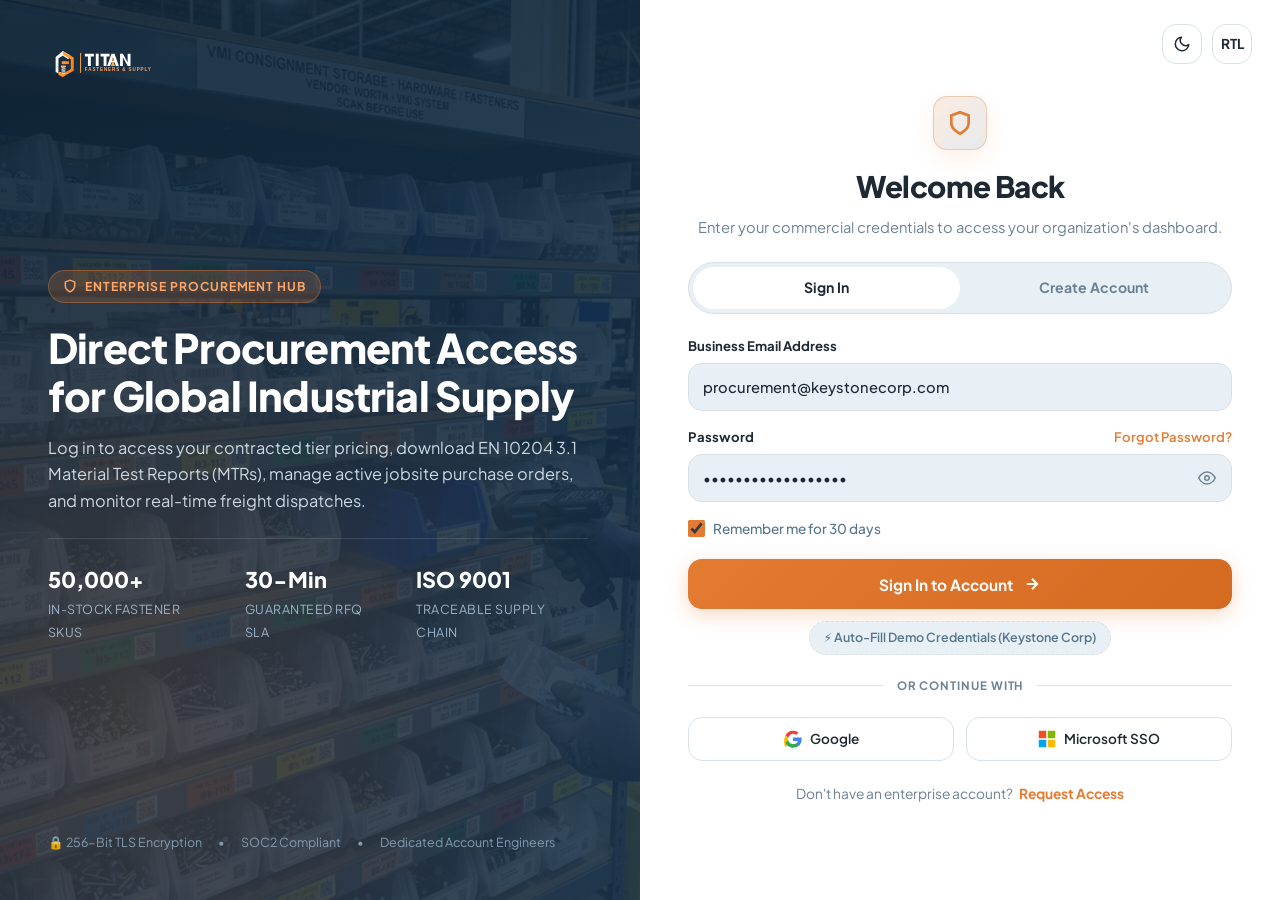
<file: template-13-industrial-fastener-hardware/login.html>
<!DOCTYPE html>
<html lang="en" dir="ltr" data-theme="light">
<head>
  <meta charset="UTF-8">
  <meta name="viewport" content="width=device-width, initial-scale=1.0">
  <title>Business Client Access &amp; Procurement Portal | TITAN FASTENERS</title>
  <meta name="description" content="Secure B2B authentication portal for authorized industrial contractors, OEM manufacturers, and commercial procurement teams.">
  <link rel="preconnect" href="https://fonts.googleapis.com">
  <link rel="preconnect" href="https://fonts.gstatic.com" crossorigin>
  <link href="https://fonts.googleapis.com/css2?family=Plus+Jakarta+Sans:wght@400;500;600;700;800&family=Space+Grotesk:wght@600;700;800&display=swap" rel="stylesheet">
  <link rel="icon" type="image/svg+xml" href="assets/images/favicon.svg">
  <link rel="apple-touch-icon" href="assets/images/favicon.svg">
  <link rel="stylesheet" href="assets/css/style.css">
</head>
<body style="background-color: var(--bg-surface); min-height: 100vh;">

  <!-- PAGE PRELOADER -->
  <div class="page-preloader" id="pagePreloader">
    <div class="preloader-inner">
      <div class="preloader-brand">
        <div class="preloader-spinner-wrap">
          <div class="preloader-ring"></div>
          <div class="preloader-bolt-icon">
            <svg width="28" height="28" viewBox="0 0 24 24" fill="none" stroke="currentColor" stroke-width="2.5"><path d="M13 2L3 14h9l-1 8 10-12h-9l1-8z"></path></svg>
          </div>
        </div>
        <div class="preloader-logo-text">
          <span class="p-title">TITAN</span>
          <span class="p-sub">INDUSTRIAL SUPPLY</span>
        </div>
      </div>
      <div class="preloader-bar">
        <div class="preloader-progress"></div>
      </div>
    </div>
  </div>

  <main class="auth-split-wrapper">
    
    <!-- ==========================================================================
         LEFT COLUMN: INDUSTRIAL BRAND & VALUE PROPOSITION SHOWCASE
         ========================================================================== -->
    <div class="auth-visual-side">
      <div class="auth-visual-overlay"></div>
      
      <!-- Top Bar on Visual Side -->
      <div class="auth-visual-top">
        <a href="index.html" class="brand-logo" aria-label="TITAN Fasteners Home">
          <img src="assets/images/logo-white.svg" alt="TITAN Fasteners &amp; Supply" style="height: 32px; width: auto;" />
        </a>
      </div>

      <!-- Center Feature Content -->
      <div class="auth-visual-content">
        <div class="auth-visual-badge">
          <svg width="14" height="14" viewBox="0 0 24 24" fill="none" stroke="currentColor" stroke-width="2.5"><path d="M12 22s8-4 8-10V5l-8-3-8 3v7c0 6 8 10 8 10z"></path></svg>
          <span>Enterprise Procurement Hub</span>
        </div>
        <h1 class="auth-visual-title">Direct Procurement Access for Global Industrial Supply</h1>
        <p class="auth-visual-desc">
          Log in to access your contracted tier pricing, download EN 10204 3.1 Material Test Reports (MTRs), manage active jobsite purchase orders, and monitor real-time freight dispatches.
        </p>

        <!-- Stats Highlight Grid -->
        <div class="auth-visual-stats">
          <div class="auth-stat-item">
            <span class="stat-num">50,000+</span>
            <span class="stat-lbl">In-Stock Fastener SKUs</span>
          </div>
          <div class="auth-stat-item">
            <span class="stat-num">30-Min</span>
            <span class="stat-lbl">Guaranteed RFQ SLA</span>
          </div>
          <div class="auth-stat-item">
            <span class="stat-num">ISO 9001</span>
            <span class="stat-lbl">Traceable Supply Chain</span>
          </div>
        </div>
      </div>

      <!-- Bottom Compliance Info -->
      <div class="auth-visual-bottom">
        <span>🔒 256-Bit TLS Encryption</span>
        <span>&bull;</span>
        <span>SOC2 Compliant</span>
        <span>&bull;</span>
        <span>Dedicated Account Engineers</span>
      </div>
    </div>

    <!-- ==========================================================================
         RIGHT COLUMN: INTERACTIVE AUTHENTICATION & REGISTRATION PORTAL
         ========================================================================== -->
    <div class="auth-form-side">
      
      <!-- Top Corner Controls (Theme & RTL) -->
      <div class="auth-top-controls">
        <button class="icon-btn theme-toggle-btn" aria-label="Toggle theme" title="Toggle theme">
          <svg width="18" height="18" viewBox="0 0 24 24" fill="none" stroke="currentColor" stroke-width="2"><path d="M21 12.79A9 9 0 1 1 11.21 3 7 7 0 0 0 21 12.79z"></path></svg>
        </button>
        <button class="icon-btn rtl-toggle-btn" aria-label="Toggle text direction" title="Toggle RTL">RTL</button>
      </div>

      <div class="auth-form-container">
        
        <!-- Header Brand Icon & Titles -->
        <div class="auth-header">
          <div class="auth-icon-badge">
            <svg width="26" height="26" viewBox="0 0 24 24" fill="none" stroke="currentColor" stroke-width="2.5"><path d="M12 22s8-4 8-10V5l-8-3-8 3v7c0 6 8 10 8 10z"></path></svg>
          </div>
          <h2 class="auth-title" id="authHeading">Welcome Back</h2>
          <p class="auth-subtitle" id="authSubheading">Enter your commercial credentials to access your organization's dashboard.</p>
        </div>

        <!-- Tab Switcher (Sign In vs Create Account) -->
        <div class="auth-tabs" role="tablist">
          <button type="button" class="auth-tab-btn active" id="tabSignIn" role="tab" aria-selected="true" onclick="switchAuthTab('signin')">Sign In</button>
          <button type="button" class="auth-tab-btn" id="tabRegister" role="tab" aria-selected="false" onclick="switchAuthTab('register')">Create Account</button>
        </div>

        <!-- ==========================================
             FORM 1: SIGN IN (Default Active)
             ========================================== -->
        <form id="signInForm" class="auth-tab-content" onsubmit="event.preventDefault(); window.location.href='dashboard.html';">
          
          <!-- Email Field -->
          <div class="auth-field">
            <label class="auth-label" for="loginEmail">
              <span>Business Email Address</span>
            </label>
            <div class="auth-input-wrap">
              <input type="email" id="loginEmail" class="auth-input" placeholder="name@contractor.com" required value="procurement@keystonecorp.com">
            </div>
          </div>

          <!-- Password Field -->
          <div class="auth-field">
            <div class="auth-label">
              <label for="loginPassword">Password</label>
              <a href="#forgot" class="auth-forgot-link" onclick="alert('Password reset link sent to your corporate email.'); return false;">Forgot Password?</a>
            </div>
            <div class="auth-input-wrap">
              <input type="password" id="loginPassword" class="auth-input" placeholder="••••••••••••" required value="TitanFastener2026!">
              <button type="button" class="auth-pwd-toggle" onclick="togglePasswordVisibility('loginPassword', this)" aria-label="Toggle password visibility">
                <svg width="18" height="18" viewBox="0 0 24 24" fill="none" stroke="currentColor" stroke-width="2"><path d="M1 12s4-8 11-8 11 8 11 8-4 8-11 8-11-8-11-8z"></path><circle cx="12" cy="12" r="3"></circle></svg>
              </button>
            </div>
          </div>

          <!-- Options Row (Remember Me) -->
          <div class="auth-row-options">
            <label class="auth-checkbox">
              <input type="checkbox" id="rememberMe" checked>
              <span>Remember me for 30 days</span>
            </label>
          </div>

          <!-- Submit Button -->
          <button type="submit" class="btn-auth-submit">
            <span>Sign In to Account</span>
            <svg width="18" height="18" viewBox="0 0 24 24" fill="none" stroke="currentColor" stroke-width="2.5"><line x1="5" y1="12" x2="19" y2="12"></line><polyline points="12 5 19 12 12 19"></polyline></svg>
          </button>

          <!-- Demo Quick Fill Pill -->
          <div class="auth-demo-hint">
            <button type="button" class="btn-demo-quick" id="btnFillDemo">
              ⚡ Auto-Fill Demo Credentials (Keystone Corp)
            </button>
          </div>

          <!-- Divider -->
          <div class="auth-divider">
            <span>Or Continue With</span>
          </div>

          <!-- SSO Corporate Buttons -->
          <div class="auth-sso-grid">
            <button type="button" class="btn-sso" onclick="window.location.href='dashboard.html';">
              <svg width="18" height="18" viewBox="0 0 24 24"><path fill="#EA4335" d="M12 5c1.6 0 3 .6 4.1 1.7l3.1-3.1C17.3 1.8 14.8 1 12 1 7.5 1 3.7 3.6 1.9 7.3l3.7 2.9C6.5 7.4 9 5 12 5z"/><path fill="#4285F4" d="M23.5 12.3c0-.8-.1-1.6-.2-2.3H12v4.6h6.5c-.3 1.5-1.1 2.8-2.4 3.7l3.7 2.9c2.2-2 3.7-5 3.7-8.9z"/><path fill="#FBBC05" d="M5.6 14.8c-.2-.7-.4-1.5-.4-2.3s.2-1.6.4-2.3L1.9 7.3C.7 9.7 0 12.3 0 15.1s.7 5.4 1.9 7.8l3.7-2.9z"/><path fill="#34A853" d="M12 23.5c3.2 0 6-1.1 8-3l-3.7-2.9c-1.1.7-2.5 1.2-4.3 1.2-3 0-5.5-2.4-6.4-5.2L1.9 16.5C3.7 20.2 7.5 23.5 12 23.5z"/></svg>
              <span>Google</span>
            </button>
            <button type="button" class="btn-sso" onclick="window.location.href='dashboard.html';">
              <svg width="18" height="18" viewBox="0 0 24 24"><path fill="#F25022" d="M1 1h10v10H1z"/><path fill="#7FBA00" d="M13 1h10v10H13z"/><path fill="#00A4EF" d="M1 13h10v10H1z"/><path fill="#FFB900" d="M13 13h10v10H13z"/></svg>
              <span>Microsoft SSO</span>
            </button>
          </div>

          <!-- Switch to Registration -->
          <div class="auth-switch-footer">
            <span>Don't have an enterprise account?</span>
            <a onclick="switchAuthTab('register')">Request Access</a>
          </div>
        </form>

        <!-- ==========================================
             FORM 2: CREATE / REQUEST ACCOUNT (Tabs Toggle)
             ========================================== -->
        <form id="registerForm" class="auth-tab-content" style="display: none;" onsubmit="event.preventDefault(); alert('Commercial registration submitted! Our account engineering team will verify your tax credentials within 30 minutes.'); switchAuthTab('signin');">
          
          <!-- Name Grid (2 Cols) -->
          <div class="auth-grid-2">
            <div class="auth-field">
              <label class="auth-label" for="regFirstName">First Name</label>
              <input type="text" id="regFirstName" class="auth-input" placeholder="e.g. Johnathan" required>
            </div>
            <div class="auth-field">
              <label class="auth-label" for="regLastName">Last Name</label>
              <input type="text" id="regLastName" class="auth-input" placeholder="e.g. Davis" required>
            </div>
          </div>

          <!-- Email & Phone (2 Cols) -->
          <div class="auth-grid-2">
            <div class="auth-field">
              <label class="auth-label" for="regEmail">Corporate Email</label>
              <input type="email" id="regEmail" class="auth-input" placeholder="john@company.com" required>
            </div>
            <div class="auth-field">
              <label class="auth-label" for="regPhone">Phone Number</label>
              <input type="tel" id="regPhone" class="auth-input" placeholder="(555) 000-0000" required>
            </div>
          </div>

          <!-- Account Type / Contractor Tier -->
          <div class="auth-field">
            <label class="auth-label" for="regTier">Account Type / Industry Tier</label>
            <div class="auth-input-wrap">
              <select id="regTier" class="auth-input auth-select" required>
                <option value="tier1">Tier-1 General Contractor (High Volume Net-30)</option>
                <option value="oem">OEM / Heavy Machinery Manufacturer</option>
                <option value="civil">Civil &amp; Infrastructure Builder</option>
                <option value="wholesale">Standard Wholesale Commercial Buyer</option>
              </select>
            </div>
          </div>

          <!-- Passwords (2 Cols) -->
          <div class="auth-grid-2">
            <div class="auth-field">
              <label class="auth-label" for="regPassword">Create Password</label>
              <div class="auth-input-wrap">
                <input type="password" id="regPassword" class="auth-input" placeholder="••••••••" required>
                <button type="button" class="auth-pwd-toggle" onclick="togglePasswordVisibility('regPassword', this)" aria-label="Toggle password visibility">
                  <svg width="18" height="18" viewBox="0 0 24 24" fill="none" stroke="currentColor" stroke-width="2"><path d="M1 12s4-8 11-8 11 8 11 8-4 8-11 8-11-8-11-8z"></path><circle cx="12" cy="12" r="3"></circle></svg>
                </button>
              </div>
            </div>
            <div class="auth-field">
              <label class="auth-label" for="regConfirmPassword">Confirm Password</label>
              <div class="auth-input-wrap">
                <input type="password" id="regConfirmPassword" class="auth-input" placeholder="••••••••" required>
                <button type="button" class="auth-pwd-toggle" onclick="togglePasswordVisibility('regConfirmPassword', this)" aria-label="Toggle password visibility">
                  <svg width="18" height="18" viewBox="0 0 24 24" fill="none" stroke="currentColor" stroke-width="2"><path d="M1 12s4-8 11-8 11 8 11 8-4 8-11 8-11-8-11-8z"></path><circle cx="12" cy="12" r="3"></circle></svg>
                </button>
              </div>
            </div>
          </div>

          <!-- Agreement Checkbox -->
          <div class="auth-row-options" style="margin-bottom: 18px;">
            <label class="auth-checkbox">
              <input type="checkbox" id="regTerms" required>
              <span style="font-size: 0.8rem; line-height: 1.4;">I agree to the Commercial Terms of Supply and Privacy Policy, and verify business tax authority.</span>
            </label>
          </div>

          <!-- Submit Button -->
          <button type="submit" class="btn-auth-submit">
            <span>Submit Account Application</span>
            <svg width="18" height="18" viewBox="0 0 24 24" fill="none" stroke="currentColor" stroke-width="2.5"><line x1="5" y1="12" x2="19" y2="12"></line><polyline points="12 5 19 12 12 19"></polyline></svg>
          </button>

          <!-- Switch to Sign In -->
          <div class="auth-switch-footer">
            <span>Already have an authorized account?</span>
            <a onclick="switchAuthTab('signin')">Sign In</a>
          </div>
        </form>

      </div>
    </div>
  </main>

  <!-- SCRIPTS -->
  <script src="assets/js/main.js"></script>
  <script>
    // Tab switcher between Sign In & Register
    function switchAuthTab(tab) {
      const tabSignIn = document.getElementById('tabSignIn');
      const tabRegister = document.getElementById('tabRegister');
      const signInForm = document.getElementById('signInForm');
      const registerForm = document.getElementById('registerForm');
      const authHeading = document.getElementById('authHeading');
      const authSubheading = document.getElementById('authSubheading');

      if (tab === 'signin') {
        tabSignIn.classList.add('active');
        tabSignIn.setAttribute('aria-selected', 'true');
        tabRegister.classList.remove('active');
        tabRegister.setAttribute('aria-selected', 'false');

        signInForm.style.display = 'block';
        registerForm.style.display = 'none';

        authHeading.textContent = 'Welcome Back';
        authSubheading.textContent = 'Enter your commercial credentials to access your organization\'s dashboard.';
      } else {
        tabRegister.classList.add('active');
        tabRegister.setAttribute('aria-selected', 'true');
        tabSignIn.classList.remove('active');
        tabSignIn.setAttribute('aria-selected', 'false');

        signInForm.style.display = 'none';
        registerForm.style.display = 'block';

        authHeading.textContent = 'Create Your Account';
        authSubheading.textContent = 'Join hundreds of certified contractors and manufacturers with direct wholesale credit.';
      }
    }

    // Toggle password show/hide
    function togglePasswordVisibility(inputId, btn) {
      const input = document.getElementById(inputId);
      if (!input) return;
      if (input.type === 'password') {
        input.type = 'text';
        btn.innerHTML = `<svg width="18" height="18" viewBox="0 0 24 24" fill="none" stroke="currentColor" stroke-width="2"><path d="M17.94 17.94A10.07 10.07 0 0 1 12 20c-7 0-11-8-11-8a18.45 18.45 0 0 1 5.06-5.94M9.9 4.24A9.12 9.12 0 0 1 12 4c7 0 11 8 11 8a18.5 18.5 0 0 1-2.16 3.19m-6.72-1.07a3 3 0 1 1-4.24-4.24"></path><line x1="1" y1="1" x2="23" y2="23"></line></svg>`;
      } else {
        input.type = 'password';
        btn.innerHTML = `<svg width="18" height="18" viewBox="0 0 24 24" fill="none" stroke="currentColor" stroke-width="2"><path d="M1 12s4-8 11-8 11 8 11 8-4 8-11 8-11-8-11-8z"></path><circle cx="12" cy="12" r="3"></circle></svg>`;
      }
    }

    // Demo credentials autofill
    document.getElementById('btnFillDemo')?.addEventListener('click', () => {
      document.getElementById('loginEmail').value = 'procurement@keystonecorp.com';
      document.getElementById('loginPassword').value = 'TitanFastener2026!';
    });
  </script>
</body>
</html>
</file>
<file: assets/css/style.css>
:root {
  /* Color Palette */
  --primary-navy: #17324D;
  --deep-blue: #10263A;
  --steel-blue: #55758D;
  --light-blue: #E8F0F5;
  --warm-orange: #E47B32;
  --warm-orange-hover: #cf6822;
  --light-orange: #F5D5BE;
  --off-white: #F7F8F6;
  --white: #FFFFFF;
  --dark-text: #1E2933;
  --muted-text: #5A6D7C;
  --border-color: #D9E1E6;
  --border-light: #EBF0F3;
  
  /* Semantic tokens (Light) */
  --bg-primary: #F7F8F6;
  --bg-surface: #FFFFFF;
  --bg-surface-elevated: #FFFFFF;
  --bg-subtle: #E8F0F5;
  --bg-subtle-2: #F0F4F7;
  --text-primary: #1E2933;
  --text-secondary: #55758D;
  --text-muted: #6B8294;
  --nav-bg: rgba(255, 255, 255, 0.94);
  --nav-border: #D9E1E6;
  --card-bg: #FFFFFF;
  --card-border: #D9E1E6;
  --card-shadow: 0 4px 18px rgba(16, 38, 58, 0.05);
  --card-shadow-hover: 0 12px 30px rgba(16, 38, 58, 0.12);
  --badge-bg: #E8F0F5;
  --badge-text: #17324D;
  --footer-bg: #10263A;
  --footer-text: #CBD8E2;
  --footer-muted: #839BB0;
  --footer-border: #1E3B57;
  
  /* Typography */
  --font-main: 'Plus Jakarta Sans', system-ui, -apple-system, BlinkMacSystemFont, 'Segoe UI', Roboto, sans-serif;
  --font-tech: 'Space Grotesk', system-ui, sans-serif;
  
  /* Radii */
  --radius-sm: 8px;
  --radius-md: 14px;
  --radius-lg: 22px;
  --radius-xl: 28px;
  --radius-pill: 9999px;
  
  /* Transitions */
  --transition-fast: 0.18s ease;
  --transition-normal: 0.28s cubic-bezier(0.16, 1, 0.3, 1);
  --transition-smooth: 0.4s cubic-bezier(0.16, 1, 0.3, 1);
}

[data-theme="dark"] {
  --bg-primary: #0A1622;
  --bg-surface: #102336;
  --bg-surface-elevated: #152C42;
  --bg-subtle: #17324D;
  --bg-subtle-2: #1D3D5D;
  --text-primary: #F3F7FA;
  --text-secondary: #A6C2D6;
  --text-muted: #7E9EB7;
  --nav-bg: rgba(16, 35, 54, 0.94);
  --nav-border: #1E3B57;
  --card-bg: #102336;
  --card-border: rgba(255, 255, 255, 0.08);
  --card-shadow: 0 10px 30px rgba(0, 0, 0, 0.3);
  --card-shadow-hover: 0 18px 45px rgba(0, 0, 0, 0.5);
  --badge-bg: #17324D;
  --badge-text: #E8F0F5;
  --border-color: #1E3B57;
  --border-light: #162E45;
  --footer-bg: #071018;
  --footer-text: #CBD8E2;
  --footer-muted: #6B879E;
  --footer-border: #152636;
}

/* Base Reset & Box Sizing */
*, *::before, *::after {
  box-sizing: border-box;
  margin: 0;
  padding: 0;
}

html {
  scroll-behavior: smooth;
  -webkit-text-size-adjust: 100%;
  overflow-x: clip;
  width: 100%;
  max-width: 100%;
}

body {
  font-family: var(--font-main);
  background-color: var(--bg-primary);
  color: var(--text-primary);
  line-height: 1.55;
  font-size: 15px;
  font-weight: 400;
  overflow-x: clip;
  width: 100%;
  max-width: 100%;
  position: relative;
  transition: background-color var(--transition-normal), color var(--transition-normal);
}

/* RTL Global Adjustments */
[dir="rtl"] {
  direction: rtl;
  text-align: right;
}

img, svg, picture {
  display: block;
  max-width: 100%;
  height: auto;
}

a {
  color: inherit;
  text-decoration: none;
  transition: color var(--transition-fast);
}

button, input, select, textarea {
  font: inherit;
  color: inherit;
}

/* Container */
.container {
  width: 100%;
  max-width: 1240px;
  margin-left: auto;
  margin-right: auto;
  padding-left: 20px;
  padding-right: 20px;
}

@media (max-width: 480px) {
  .container {
    padding-left: 14px;
    padding-right: 14px;
  }
}

/* Utility Badges */
.badge {
  display: inline-flex;
  align-items: center;
  gap: 6px;
  padding: 6px 14px;
  font-size: 0.76rem;
  font-weight: 700;
  text-transform: uppercase;
  letter-spacing: 0.06em;
  border-radius: var(--radius-pill);
  background-color: var(--badge-bg);
  color: var(--primary-navy);
  border: 1px solid var(--border-color);
  width: fit-content;
}

.badge-orange {
  background-color: var(--light-orange);
  color: #923C00;
  border-color: rgba(228, 123, 50, 0.3);
}

[data-theme="dark"] .badge {
  color: #CBD8E2;
}

[data-theme="dark"] .badge-orange {
  background-color: rgba(228, 123, 50, 0.2);
  color: #FFA566;
  border-color: rgba(228, 123, 50, 0.4);
}

/* Card Floating Pill Badges */
.card-pill-tag {
  position: absolute;
  top: 14px;
  left: 14px;
  background-color: rgba(255, 255, 255, 0.94);
  color: var(--primary-navy);
  font-size: 0.72rem;
  font-weight: 800;
  text-transform: uppercase;
  letter-spacing: 0.06em;
  padding: 5px 12px;
  border-radius: var(--radius-pill);
  box-shadow: 0 4px 12px rgba(0, 0, 0, 0.12);
  backdrop-filter: blur(8px);
  z-index: 2;
}

[dir="rtl"] .card-pill-tag {
  left: auto;
  right: 14px;
}

[data-theme="dark"] .card-pill-tag {
  background-color: rgba(16, 35, 54, 0.92);
  color: #FFA566;
  border: 1px solid rgba(255, 255, 255, 0.12);
}

/* Icon Tint Box */
.icon-tint-box {
  width: 42px;
  height: 42px;
  border-radius: 12px;
  background-color: var(--light-blue);
  color: var(--primary-navy);
  display: flex;
  align-items: center;
  justify-content: center;
  margin-bottom: 14px;
  flex-shrink: 0;
  border: 1px solid rgba(23, 50, 77, 0.08);
}

.icon-tint-orange {
  background-color: var(--light-orange);
  color: var(--warm-orange);
  border-color: rgba(228, 123, 50, 0.2);
}

[data-theme="dark"] .icon-tint-box {
  background-color: rgba(23, 50, 77, 0.6);
  color: #A6C2D6;
  border-color: rgba(255, 255, 255, 0.08);
}

[data-theme="dark"] .icon-tint-orange {
  background-color: rgba(228, 123, 50, 0.2);
  color: #FFA566;
  border-color: rgba(228, 123, 50, 0.3);
}

/* Buttons */
.btn {
  display: inline-flex;
  align-items: center;
  justify-content: center;
  gap: 8px;
  padding: 11px 22px;
  font-size: 0.9rem;
  font-weight: 600;
  border-radius: var(--radius-md);
  border: 1px solid transparent;
  cursor: pointer;
  white-space: nowrap;
  transition: all var(--transition-fast);
  text-align: center;
}

.btn-sm {
  padding: 8px 16px;
  font-size: 0.82rem;
  border-radius: var(--radius-sm);
}

.btn-lg {
  padding: 14px 28px;
  font-size: 0.98rem;
  border-radius: var(--radius-md);
}

.btn-primary {
  background-color: var(--warm-orange);
  color: #FFFFFF;
  border-color: var(--warm-orange);
  box-shadow: 0 4px 14px rgba(228, 123, 50, 0.28);
}

.btn-primary:hover {
  background-color: var(--warm-orange-hover);
  border-color: var(--warm-orange-hover);
  color: #FFFFFF;
  transform: translateY(-2px);
  box-shadow: 0 6px 18px rgba(228, 123, 50, 0.38);
}

.btn-navy {
  background-color: var(--primary-navy);
  color: #FFFFFF;
  border-color: var(--primary-navy);
}

.btn-navy:hover {
  background-color: var(--deep-blue);
  color: #FFFFFF;
  transform: translateY(-2px);
}

.btn-outline {
  background-color: transparent;
  color: var(--text-primary);
  border-color: var(--border-color);
}

.btn-outline:hover {
  background-color: var(--bg-subtle);
  border-color: var(--steel-blue);
  color: var(--text-primary);
}

.btn-outline-white {
  background-color: transparent;
  color: #FFFFFF;
  border-color: rgba(255, 255, 255, 0.35);
}

.btn-outline-white:hover {
  background-color: rgba(255, 255, 255, 0.14);
  border-color: #FFFFFF;
  color: #FFFFFF;
}

/* Section Common Styles */
.section {
  padding: 76px 0;
  position: relative;
}

.section-subtle {
  background-color: var(--bg-surface);
}

.section-header {
  margin-bottom: 44px;
}

.section-header.text-center {
  text-align: center;
  max-width: 680px;
  margin-left: auto;
  margin-right: auto;
}

.section-title {
  font-size: clamp(1.7rem, 3.4vw, 2.4rem);
  font-weight: 800;
  color: var(--text-primary);
  letter-spacing: -0.025em;
  line-height: 1.25;
  margin-top: 12px;
  margin-bottom: 12px;
}

.section-subtitle {
  color: var(--text-secondary);
  font-size: 1.02rem;
  line-height: 1.6;
}

/* =========================================
   TOPBAR & NAVBAR
   ========================================= */
.topbar {
  background-color: var(--deep-blue);
  color: #CBD8E2;
  font-size: 0.78rem;
  padding: 7px 0;
  border-bottom: 1px solid rgba(255, 255, 255, 0.08);
}

.topbar-content {
  display: flex;
  justify-content: space-between;
  align-items: center;
  gap: 12px;
}

.topbar-left, .topbar-right {
  display: flex;
  align-items: center;
  gap: 18px;
}

.topbar-item {
  display: inline-flex;
  align-items: center;
  gap: 6px;
}

.topbar-item svg {
  color: var(--warm-orange);
  width: 14px;
  height: 14px;
}

.navbar-wrapper {
  position: -webkit-sticky;
  position: sticky;
  top: 0;
  z-index: 1000;
  width: 100%;
  background-color: var(--nav-bg);
  backdrop-filter: blur(14px);
  -webkit-backdrop-filter: blur(14px);
  border-bottom: 1px solid var(--nav-border);
  box-shadow: 0 4px 18px rgba(16, 38, 58, 0.06);
  transition: all var(--transition-fast);
}

.navbar {
  display: flex;
  align-items: center;
  justify-content: space-between;
  height: 70px;
  gap: 20px;
}

/* Brand Logo */
.brand-logo {
  display: inline-flex;
  align-items: center;
  gap: 10px;
  font-weight: 800;
  font-size: 1.22rem;
  color: var(--text-primary);
  letter-spacing: -0.02em;
  flex-shrink: 0;
  text-decoration: none;
}

.brand-logo-img {
  height: 42px;
  width: auto;
  max-width: 210px;
  display: block;
  object-fit: contain;
  transition: transform var(--transition-fast), opacity var(--transition-fast);
}

.brand-logo:hover .brand-logo-img {
  transform: scale(1.02);
}

.logo-light {
  display: block;
}

.logo-dark {
  display: none;
}

[data-theme="dark"] .logo-light {
  display: none !important;
}

[data-theme="dark"] .logo-dark {
  display: block !important;
}

.footer .brand-logo .logo-light,
.footer-brand .brand-logo .logo-light,
.dash-sidebar .brand-logo .logo-light {
  display: none !important;
}

.footer .brand-logo .logo-dark,
.footer-brand .brand-logo .logo-dark,
.dash-sidebar .brand-logo .logo-dark {
  display: block !important;
}

.footer-logo-img {
  height: 44px;
  width: auto;
  max-width: 220px;
}

.brand-icon {
  width: 38px;
  height: 38px;
  border-radius: var(--radius-md);
  background: linear-gradient(135deg, var(--primary-navy) 0%, var(--warm-orange) 100%);
  display: flex;
  align-items: center;
  justify-content: center;
  color: #FFFFFF;
  box-shadow: 0 4px 12px rgba(23, 50, 77, 0.22);
}

.brand-text {
  display: flex;
  flex-direction: column;
  line-height: 1.1;
}

.brand-text .name {
  font-weight: 800;
  font-size: 1.18rem;
  color: var(--text-primary);
}

.brand-text .sub {
  font-size: 0.65rem;
  font-weight: 700;
  color: var(--warm-orange);
  letter-spacing: 0.08em;
  text-transform: uppercase;
}

@media (max-width: 768px) {
  .brand-logo-img {
    height: 28px;
    max-width: 120px;
    width: auto;
  }
}

@media (max-width: 360px) {
  .brand-logo-img {
    height: 24px;
    max-width: 100px;
    width: auto;
  }
}

/* Nav Links Desktop */
.nav-menu {
  display: flex;
  align-items: center;
  list-style: none;
  gap: 6px;
}

.nav-link {
  display: inline-flex;
  align-items: center;
  gap: 5px;
  padding: 8px 13px;
  font-size: 0.92rem;
  font-weight: 600;
  color: var(--text-primary);
  border-radius: var(--radius-sm);
  transition: all var(--transition-fast);
}

.nav-link:hover, .nav-link.active {
  color: var(--warm-orange);
  background-color: var(--bg-subtle);
}

.nav-dropdown {
  position: relative;
}

.nav-dropdown-menu {
  position: absolute;
  top: 100%;
  left: 0;
  min-width: 180px;
  background-color: var(--bg-surface-elevated);
  border: 1px solid var(--border-color);
  border-radius: var(--radius-md);
  box-shadow: 0 12px 28px rgba(0, 0, 0, 0.12);
  padding: 6px;
  display: none;
  flex-direction: column;
  gap: 2px;
  z-index: 100;
  margin-top: 4px;
}

[dir="rtl"] .nav-dropdown-menu {
  left: auto;
  right: 0;
}

.nav-dropdown:hover .nav-dropdown-menu,
.nav-dropdown:focus-within .nav-dropdown-menu {
  display: flex;
}

.nav-dropdown-item {
  padding: 9px 12px;
  font-size: 0.86rem;
  font-weight: 600;
  color: var(--text-primary);
  border-radius: var(--radius-sm);
  display: flex;
  align-items: center;
  justify-content: space-between;
  transition: all var(--transition-fast);
}

.nav-dropdown-item:hover, .nav-dropdown-item.active {
  background-color: var(--bg-subtle);
  color: var(--warm-orange);
}

/* Nav Actions */
.nav-actions {
  display: flex;
  align-items: center;
  gap: 10px;
  flex-shrink: 0;
}

.icon-btn {
  width: 40px;
  height: 40px;
  border-radius: var(--radius-md);
  border: 1px solid var(--border-color);
  background-color: var(--bg-surface);
  color: var(--text-primary);
  display: inline-flex;
  align-items: center;
  justify-content: center;
  cursor: pointer;
  transition: all var(--transition-fast);
  font-size: 0.85rem;
  font-weight: 700;
}

.icon-btn:hover {
  background-color: var(--bg-subtle);
  border-color: var(--steel-blue);
  color: var(--warm-orange);
}

.icon-btn svg {
  width: 18px;
  height: 18px;
}

.hamburger-btn {
  display: none;
  align-items: center;
  justify-content: center;
  width: 40px;
  height: 40px;
  border-radius: var(--radius-md);
  border: 1px solid var(--border-color);
  background-color: var(--bg-surface);
  color: var(--text-primary);
  padding: 0;
  cursor: pointer;
  box-shadow: var(--shadow-sm);
  transition: all var(--transition-fast);
  flex-shrink: 0;
}

.hamburger-btn:hover {
  background-color: var(--bg-subtle);
  border-color: var(--steel-blue);
  color: var(--warm-orange);
}

.hamburger-btn svg {
  width: 22px;
  height: 22px;
  display: block;
}

/* Mobile Drawer */
.mobile-drawer-backdrop {
  position: fixed;
  inset: 0;
  background-color: rgba(16, 38, 58, 0.6);
  z-index: 1100;
  opacity: 0;
  visibility: hidden;
  transition: opacity var(--transition-normal), visibility var(--transition-normal);
  backdrop-filter: blur(6px);
}

.mobile-drawer-backdrop.active {
  opacity: 1;
  visibility: visible;
}

.mobile-drawer {
  position: fixed;
  top: 0;
  bottom: 0;
  right: 0;
  width: 320px;
  max-width: 85vw;
  background-color: var(--bg-surface);
  z-index: 1200;
  transform: translateX(100%);
  transition: transform var(--transition-smooth);
  display: flex;
  flex-direction: column;
  box-shadow: -8px 0 28px rgba(0, 0, 0, 0.25);
  border-left: 1px solid var(--border-color);
}

[dir="rtl"] .mobile-drawer {
  right: auto;
  left: 0;
  transform: translateX(-100%);
  border-left: none;
  border-right: 1px solid var(--border-color);
}

.mobile-drawer-backdrop.active .mobile-drawer {
  transform: translateX(0);
}

.mobile-drawer-header {
  display: flex;
  align-items: center;
  justify-content: space-between;
  padding: 18px 20px;
  border-bottom: 1px solid var(--border-color);
}

.drawer-close-btn,
.filter-drawer-close-btn,
.dash-sidebar-close {
  display: inline-flex;
  align-items: center;
  justify-content: center;
  width: 38px;
  height: 38px;
  border-radius: var(--radius-md);
  border: 1px solid var(--border-color);
  background-color: var(--bg-surface);
  color: var(--text-primary);
  cursor: pointer;
  padding: 0;
  box-shadow: var(--shadow-sm);
  transition: all var(--transition-fast);
  flex-shrink: 0;
}

.drawer-close-btn:hover,
.filter-drawer-close-btn:hover,
.dash-sidebar-close:hover {
  background-color: var(--bg-subtle);
  border-color: var(--warm-orange);
  color: var(--warm-orange);
  transform: rotate(90deg);
}

.drawer-close-btn svg,
.filter-drawer-close-btn svg,
.dash-sidebar-close svg {
  width: 20px;
  height: 20px;
  display: block;
}

.mobile-drawer-body {
  padding: 20px;
  overflow-y: auto;
  flex: 1;
  display: flex;
  flex-direction: column;
  gap: 16px;
}

.mobile-nav-list {
  list-style: none;
  display: flex;
  flex-direction: column;
  gap: 4px;
}

.mobile-nav-link {
  display: flex;
  align-items: center;
  justify-content: space-between;
  padding: 11px 14px;
  font-size: 0.95rem;
  font-weight: 600;
  border-radius: var(--radius-sm);
  color: var(--text-primary);
  transition: all var(--transition-fast);
}

.mobile-nav-link:hover, .mobile-nav-link.active {
  background-color: var(--bg-subtle);
  color: var(--warm-orange);
}

.mobile-dropdown-header {
  display: flex;
  align-items: center;
  justify-content: space-between;
  width: 100%;
  background: none;
  border: none;
  padding: 11px 14px;
  font-size: 0.95rem;
  font-weight: 600;
  color: var(--text-primary);
  cursor: pointer;
  border-radius: var(--radius-sm);
  transition: all var(--transition-fast);
}

.mobile-dropdown-header:hover,
.mobile-dropdown-header.active {
  background-color: var(--bg-subtle);
  color: var(--warm-orange);
  font-weight: 700;
}

.mobile-dropdown-header .dropdown-chevron {
  transition: transform var(--transition-fast), color var(--transition-fast);
}

.mobile-dropdown-header.active .dropdown-chevron {
  color: var(--warm-orange);
}

.mobile-dropdown-content {
  display: flex;
  flex-direction: column;
  padding-left: 16px;
  gap: 2px;
}

[dir="rtl"] .mobile-dropdown-content {
  padding-left: 0;
  padding-right: 16px;
}

.mobile-drawer-footer {
  padding: 18px 20px;
  border-top: 1px solid var(--border-color);
  display: flex;
  flex-direction: column;
  gap: 12px;
}

/* =========================================
   SECTION 1 — HERO
   ========================================= */
.hero-section {
  min-height: calc(100vh - 100px);
  display: flex;
  align-items: center;
  justify-content: center;
  padding: 48px 0;
  overflow: hidden;
  position: relative;
}

.hero-grid {
  display: grid;
  grid-template-columns: 1.15fr 0.85fr;
  align-items: center;
  gap: 44px;
  width: 100%;
}

.hero-content {
  display: flex;
  flex-direction: column;
  gap: 18px;
}

.hero-tag {
  display: inline-flex;
  align-items: center;
  gap: 8px;
  padding: 6px 14px;
  border-radius: var(--radius-pill);
  background-color: var(--bg-subtle);
  border: 1px solid var(--border-color);
  font-size: 0.82rem;
  font-weight: 700;
  color: var(--primary-navy);
  width: fit-content;
}

[data-theme="dark"] .hero-tag {
  color: #E8F0F5;
}

.hero-tag-dot {
  width: 8px;
  height: 8px;
  border-radius: 50%;
  background-color: var(--warm-orange);
  box-shadow: 0 0 0 3px rgba(228, 123, 50, 0.2);
}

.hero-heading {
  font-size: clamp(2.1rem, 4.2vw, 3.4rem);
  font-weight: 800;
  line-height: 1.15;
  letter-spacing: -0.03em;
  color: var(--text-primary);
}

.hero-heading span.highlight {
  color: var(--warm-orange);
}

.hero-description {
  font-size: 1.05rem;
  line-height: 1.65;
  color: var(--text-secondary);
  max-width: 540px;
}

.hero-actions {
  display: flex;
  align-items: center;
  gap: 14px;
  flex-wrap: wrap;
  margin-top: 8px;
}

.hero-stats-row {
  display: flex;
  align-items: center;
  gap: 28px;
  margin-top: 14px;
  padding-top: 20px;
  border-top: 1px solid var(--border-color);
}

.hero-stat-item {
  display: flex;
  flex-direction: column;
}

.hero-stat-value {
  font-family: var(--font-tech);
  font-size: 1.45rem;
  font-weight: 800;
  color: var(--text-primary);
  line-height: 1.1;
}

.hero-stat-label {
  font-size: 0.76rem;
  color: var(--text-muted);
  font-weight: 600;
  text-transform: uppercase;
  letter-spacing: 0.04em;
  margin-top: 3px;
}

.hero-visual {
  position: relative;
}

.hero-image-card {
  position: relative;
  border-radius: var(--radius-xl);
  overflow: hidden;
  border: 1px solid var(--border-color);
  box-shadow: 0 16px 36px rgba(16, 38, 58, 0.12);
  background-color: var(--bg-surface);
}

.hero-image {
  width: 100%;
  height: 440px;
  object-fit: cover;
  transition: transform var(--transition-smooth);
}

.hero-image-card:hover .hero-image {
  transform: scale(1.02);
}

.hero-badge-overlay {
  position: absolute;
  bottom: 18px;
  left: 18px;
  background: var(--bg-surface-elevated);
  padding: 12px 16px;
  border-radius: var(--radius-lg);
  border: 1px solid var(--border-color);
  box-shadow: 0 8px 24px rgba(0, 0, 0, 0.15);
  display: flex;
  align-items: center;
  gap: 12px;
  backdrop-filter: blur(8px);
}

[dir="rtl"] .hero-badge-overlay {
  left: auto;
  right: 18px;
}

.hero-badge-icon {
  width: 36px;
  height: 36px;
  border-radius: var(--radius-md);
  background-color: rgba(228, 123, 50, 0.15);
  color: var(--warm-orange);
  display: flex;
  align-items: center;
  justify-content: center;
  flex-shrink: 0;
}

.hero-badge-title {
  font-size: 0.88rem;
  font-weight: 700;
  color: var(--text-primary);
  line-height: 1.2;
}

.hero-badge-sub {
  font-size: 0.74rem;
  color: var(--text-muted);
}

/* =========================================
   CARDS GRIDS COMMON & IPAD PORTRAIT RULES
   ========================================= */

/* Desktop 3 Columns Grid */
.grid-3 {
  display: grid;
  grid-template-columns: repeat(3, 1fr);
  gap: 24px;
}

/* Desktop 4 Columns Grid */
.grid-4 {
  display: grid;
  grid-template-columns: repeat(4, 1fr);
  gap: 20px;
}

/* =========================================
   SECTION 2 — PRODUCT CATEGORIES
   ========================================= */
.category-card {
  background-color: var(--card-bg);
  border: 1px solid var(--card-border);
  border-radius: var(--radius-lg);
  padding: 12px;
  box-shadow: var(--card-shadow);
  display: flex;
  flex-direction: column;
  transition: transform var(--transition-normal), box-shadow var(--transition-normal), border-color var(--transition-normal);
  height: 100%;
}

.category-card:hover {
  transform: translateY(-5px);
  box-shadow: var(--card-shadow-hover);
  border-color: rgba(228, 123, 50, 0.4);
}

.category-image-wrap {
  width: 100%;
  height: 200px;
  overflow: hidden;
  position: relative;
  border-radius: 16px;
  background-color: var(--bg-subtle);
}

.category-image {
  width: 100%;
  height: 100%;
  object-fit: cover;
  transition: transform var(--transition-smooth);
}

.category-card:hover .category-image {
  transform: scale(1.05);
}

.category-body {
  padding: 16px 10px 8px;
  display: flex;
  flex-direction: column;
  flex-grow: 1;
}

.category-title {
  font-size: 1.18rem;
  font-weight: 800;
  color: var(--text-primary);
  margin-bottom: 6px;
  height: 1.4em;
  overflow: hidden;
  text-overflow: ellipsis;
  white-space: nowrap;
}

.category-desc {
  font-size: 0.88rem;
  color: var(--text-secondary);
  line-height: 1.55;
  margin-bottom: 16px;
  /* Exactly 2 lines reserved */
  height: 3.1em;
  overflow: hidden;
  display: -webkit-box;
  -webkit-line-clamp: 2;
  -webkit-box-orient: vertical;
}

.category-footer {
  margin-top: auto;
  display: flex;
  align-items: center;
  justify-content: space-between;
  padding-top: 14px;
  border-top: 1px solid var(--border-light);
  font-size: 0.86rem;
  font-weight: 700;
  color: var(--warm-orange);
}

.category-footer svg {
  transition: transform var(--transition-fast);
}

.category-card:hover .category-footer svg {
  transform: translateX(4px);
}

[dir="rtl"] .category-card:hover .category-footer svg {
  transform: translateX(-4px);
}

/* =========================================
   SECTION 3 — FEATURED PRODUCTS
   ========================================= */
.product-card {
  background-color: var(--card-bg);
  border: 1px solid var(--card-border);
  border-radius: var(--radius-lg);
  padding: 12px;
  box-shadow: var(--card-shadow);
  display: flex;
  flex-direction: column;
  transition: transform var(--transition-normal), box-shadow var(--transition-normal), border-color var(--transition-normal);
  height: 100%;
}

.product-card:hover {
  transform: translateY(-5px);
  box-shadow: var(--card-shadow-hover);
  border-color: rgba(228, 123, 50, 0.4);
}

.product-image-wrap {
  width: 100%;
  height: 200px;
  overflow: hidden;
  position: relative;
  border-radius: 16px;
  background-color: var(--bg-subtle);
}

.product-image {
  width: 100%;
  height: 100%;
  object-fit: cover;
  transition: transform var(--transition-smooth);
}

.product-card:hover .product-image {
  transform: scale(1.05);
}

.product-body {
  padding: 16px 10px 8px;
  display: flex;
  flex-direction: column;
  flex-grow: 1;
}

.product-title {
  font-size: 1.18rem;
  font-weight: 800;
  color: var(--text-primary);
  margin-bottom: 10px;
  height: 1.4em;
  overflow: hidden;
  text-overflow: ellipsis;
  white-space: nowrap;
}

.product-specs {
  display: grid;
  grid-template-columns: 1fr;
  gap: 6px;
  margin-bottom: 16px;
  background-color: var(--bg-subtle);
  padding: 10px 12px;
  border-radius: var(--radius-sm);
  border: 1px solid var(--border-light);
}

.spec-row {
  display: flex;
  justify-content: space-between;
  align-items: center;
  font-size: 0.8rem;
}

.spec-label {
  color: var(--text-muted);
  font-weight: 500;
}

.spec-val {
  color: var(--text-primary);
  font-weight: 700;
  font-family: var(--font-tech);
}

.product-card-footer {
  margin-top: auto;
  display: flex;
  gap: 8px;
}

.product-card-footer .btn {
  flex: 1;
}

/* =========================================
   SECTION 4 — WHY BUSINESSES CHOOSE US (LaundriX Style Features)
   ========================================= */
.why-card {
  background-color: var(--card-bg);
  border: 1px solid var(--card-border);
  border-radius: var(--radius-lg);
  padding: 32px 24px;
  box-shadow: var(--card-shadow);
  display: flex;
  flex-direction: column;
  align-items: center;
  text-align: center;
  transition: transform var(--transition-normal), box-shadow var(--transition-normal), border-color var(--transition-normal);
  height: 100%;
}

.why-card:hover {
  transform: translateY(-5px);
  box-shadow: var(--card-shadow-hover);
  border-color: rgba(228, 123, 50, 0.4);
}

.why-icon {
  width: 56px;
  height: 56px;
  border-radius: 16px;
  background: var(--light-blue);
  color: var(--warm-orange);
  display: flex;
  align-items: center;
  justify-content: center;
  margin-bottom: 20px;
  border: 1px solid rgba(23, 50, 77, 0.08);
  flex-shrink: 0;
  transition: transform var(--transition-fast);
}

[data-theme="dark"] .why-icon {
  background: rgba(23, 50, 77, 0.6);
  border-color: rgba(255, 255, 255, 0.08);
}

.why-card:hover .why-icon {
  transform: scale(1.08);
}

.why-icon svg {
  width: 26px;
  height: 26px;
}

.why-title {
  font-size: 1.15rem;
  font-weight: 800;
  color: var(--text-primary);
  margin-bottom: 10px;
  height: 1.4em;
  overflow: hidden;
  text-overflow: ellipsis;
  white-space: nowrap;
}

.why-desc {
  font-size: 0.88rem;
  color: var(--text-secondary);
  line-height: 1.6;
  height: 4.8em;
  overflow: hidden;
  display: -webkit-box;
  -webkit-line-clamp: 3;
  -webkit-box-orient: vertical;
}

/* =========================================
   SECTION 5 — INDUSTRIES WE SERVE
   ========================================= */
.industry-card {
  position: relative;
  border-radius: var(--radius-lg);
  overflow: hidden;
  border: 1px solid var(--card-border);
  box-shadow: var(--card-shadow);
  height: 260px;
  display: flex;
  flex-direction: column;
  justify-content: flex-end;
  padding: 24px;
  background-color: var(--primary-navy);
  transition: transform var(--transition-normal), box-shadow var(--transition-normal);
}

.industry-card:hover {
  transform: translateY(-5px);
  box-shadow: var(--card-shadow-hover);
}

.industry-bg-image {
  position: absolute;
  inset: 0;
  width: 100%;
  height: 100%;
  object-fit: cover;
  transition: transform var(--transition-smooth);
  filter: brightness(0.65);
}

.industry-card:hover .industry-bg-image {
  transform: scale(1.06);
  filter: brightness(0.55);
}

.industry-gradient-overlay {
  position: absolute;
  inset: 0;
  background: linear-gradient(180deg, rgba(16, 38, 58, 0.15) 0%, rgba(16, 38, 58, 0.94) 100%);
}

.industry-content {
  position: relative;
  z-index: 2;
  color: #FFFFFF;
}

.industry-badge {
  display: inline-block;
  font-size: 0.72rem;
  font-weight: 700;
  text-transform: uppercase;
  letter-spacing: 0.06em;
  color: var(--light-orange);
  margin-bottom: 4px;
}

.industry-name {
  font-size: 1.25rem;
  font-weight: 800;
  color: #FFFFFF;
  margin-bottom: 6px;
  height: 1.3em;
  overflow: hidden;
  text-overflow: ellipsis;
  white-space: nowrap;
}

.industry-desc {
  font-size: 0.85rem;
  color: #D2DFEB;
  line-height: 1.5;
  height: 3em;
  overflow: hidden;
  display: -webkit-box;
  -webkit-line-clamp: 2;
  -webkit-box-orient: vertical;
}

/* =========================================
   SECTION 6 — HOW BULK ORDERING WORKS (LaundriX Process Cards)
   ========================================= */
.process-grid {
  display: grid;
  grid-template-columns: repeat(4, 1fr);
  gap: 20px;
  position: relative;
}

.process-card {
  background-color: var(--card-bg);
  border: 1px solid var(--card-border);
  border-radius: var(--radius-lg);
  padding: 28px 24px;
  box-shadow: var(--card-shadow);
  display: flex;
  flex-direction: column;
  position: relative;
  transition: transform var(--transition-normal), box-shadow var(--transition-normal), border-color var(--transition-normal);
  height: 100%;
}

.process-card:hover {
  transform: translateY(-5px);
  box-shadow: var(--card-shadow-hover);
  border-color: rgba(228, 123, 50, 0.4);
}

.process-card-header {
  display: flex;
  align-items: center;
  justify-content: space-between;
  margin-bottom: 20px;
}

.process-step-pill {
  background: var(--primary-navy);
  color: #FFFFFF;
  font-family: var(--font-tech);
  font-size: 0.95rem;
  font-weight: 800;
  width: 40px;
  height: 40px;
  border-radius: 12px;
  display: flex;
  align-items: center;
  justify-content: center;
  box-shadow: 0 4px 10px rgba(23, 50, 77, 0.2);
}

[data-theme="dark"] .process-step-pill {
  background: #17324D;
  color: #FFA566;
  border: 1px solid rgba(255, 255, 255, 0.1);
}

.process-arrow-icon {
  color: var(--text-muted);
  width: 20px;
  height: 20px;
  transition: transform var(--transition-fast), color var(--transition-fast);
}

.process-card:hover .process-arrow-icon {
  color: var(--warm-orange);
  transform: translateX(4px);
}

[dir="rtl"] .process-card:hover .process-arrow-icon {
  transform: translateX(-4px);
}

.process-title {
  font-size: 1.15rem;
  font-weight: 800;
  color: var(--text-primary);
  margin-bottom: 8px;
  height: 1.3em;
  overflow: hidden;
  text-overflow: ellipsis;
  white-space: nowrap;
}

.process-desc {
  font-size: 0.88rem;
  color: var(--text-secondary);
  line-height: 1.55;
  height: 4.6em;
  overflow: hidden;
  display: -webkit-box;
  -webkit-line-clamp: 3;
  -webkit-box-orient: vertical;
}

/* =========================================
   SECTION 7 — BUSINESS TRUST & METRICS
   ========================================= */
.trust-wrapper {
  background-color: var(--card-bg);
  border: 1px solid var(--card-border);
  border-radius: var(--radius-xl);
  padding: 40px;
  box-shadow: var(--card-shadow);
}

.trust-stats-grid {
  display: grid;
  grid-template-columns: repeat(4, 1fr);
  gap: 24px;
  padding-bottom: 36px;
  border-bottom: 1px solid var(--border-color);
  margin-bottom: 36px;
}

.trust-stat-box {
  text-align: center;
  display: flex;
  flex-direction: column;
  align-items: center;
}

.trust-stat-num {
  font-family: var(--font-tech);
  font-size: clamp(2rem, 3.5vw, 2.6rem);
  font-weight: 800;
  color: var(--primary-navy);
  line-height: 1.1;
  margin-bottom: 6px;
}

[data-theme="dark"] .trust-stat-num {
  color: #FFA566;
}

.trust-stat-title {
  font-size: 0.86rem;
  font-weight: 700;
  color: var(--text-primary);
  margin-bottom: 4px;
}

.trust-stat-sub {
  font-size: 0.78rem;
  color: var(--text-muted);
}

/* Testimonial Feature Card */
.trust-testimonial-card {
  display: grid;
  grid-template-columns: auto 1fr;
  gap: 28px;
  align-items: center;
  background-color: var(--bg-subtle);
  border: 1px solid var(--border-color);
  padding: 26px 30px;
  border-radius: var(--radius-lg);
}

.testimonial-avatar {
  width: 64px;
  height: 64px;
  border-radius: 50%;
  object-fit: cover;
  border: 2px solid var(--warm-orange);
}

.testimonial-quote {
  font-size: 1rem;
  font-style: italic;
  color: var(--text-primary);
  line-height: 1.6;
  margin-bottom: 10px;
}

.testimonial-author {
  font-size: 0.9rem;
  font-weight: 700;
  color: var(--text-primary);
}

.testimonial-role {
  font-size: 0.8rem;
  color: var(--text-muted);
}

/* =========================================
   SECTION 8 — FINAL CTA
   ========================================= */
.cta-banner {
  background: linear-gradient(135deg, var(--deep-blue) 0%, var(--primary-navy) 100%);
  border-radius: var(--radius-xl);
  padding: 56px 40px;
  color: #FFFFFF;
  position: relative;
  overflow: hidden;
  border: 1px solid rgba(255, 255, 255, 0.1);
  box-shadow: 0 16px 40px rgba(16, 38, 58, 0.25);
}

.cta-banner-grid {
  display: grid;
  grid-template-columns: 1.2fr 0.8fr;
  align-items: center;
  gap: 40px;
  position: relative;
  z-index: 2;
}

.cta-banner-content h2 {
  font-size: clamp(1.8rem, 3.5vw, 2.6rem);
  font-weight: 800;
  line-height: 1.2;
  margin-bottom: 14px;
  color: #FFFFFF;
}

.cta-banner-content p {
  font-size: 1.02rem;
  color: #CBD8E2;
  line-height: 1.6;
  max-width: 520px;
  margin-bottom: 24px;
}

.cta-banner-actions {
  display: flex;
  gap: 14px;
  flex-wrap: wrap;
}

.cta-banner-card {
  background: rgba(255, 255, 255, 0.08);
  border: 1px solid rgba(255, 255, 255, 0.15);
  border-radius: var(--radius-lg);
  padding: 24px;
  backdrop-filter: blur(10px);
}

.cta-banner-card h3 {
  font-size: 1.08rem;
  font-weight: 700;
  color: #FFFFFF;
  margin-bottom: 8px;
}

.cta-banner-card p {
  font-size: 0.85rem;
  color: #CBD8E2;
  margin-bottom: 16px;
  line-height: 1.5;
}

.cta-contact-item {
  display: flex;
  align-items: center;
  gap: 10px;
  font-size: 0.88rem;
  color: #FFFFFF;
  margin-bottom: 8px;
}

.cta-contact-item svg {
  color: var(--warm-orange);
  width: 18px;
  height: 18px;
}

/* =========================================
   FOOTER
   ========================================= */
.footer {
  background-color: var(--footer-bg);
  color: var(--footer-text);
  padding: 60px 0 24px;
  border-top: 1px solid var(--footer-border);
}

.footer-grid {
  display: grid;
  grid-template-columns: 1.5fr 1fr 1fr 1.2fr;
  gap: 36px;
  margin-bottom: 48px;
}

.footer-brand p {
  color: var(--footer-muted);
  font-size: 0.88rem;
  line-height: 1.6;
  margin-top: 14px;
  max-width: 320px;
}

.footer-heading {
  font-size: 0.92rem;
  font-weight: 700;
  color: #FFFFFF;
  text-transform: uppercase;
  letter-spacing: 0.05em;
  margin-bottom: 18px;
}

.footer-links {
  list-style: none;
  display: flex;
  flex-direction: column;
  gap: 10px;
}

.footer-link {
  font-size: 0.88rem;
  color: var(--footer-muted);
  transition: color var(--transition-fast);
}

.footer-link:hover {
  color: var(--warm-orange);
}

.footer-bottom {
  padding-top: 24px;
  border-top: 1px solid var(--footer-border);
  display: flex;
  align-items: center;
  justify-content: space-between;
  flex-wrap: wrap;
  gap: 16px;
  font-size: 0.82rem;
  color: var(--footer-muted);
}

/* =========================================
   RESPONSIVE DESIGN & IPAD 2-CARD RULE
   ========================================= */

/* IPAD / TABLET & IPAD PRO (768px to 1199px) — STRICT 2 CARDS PER ROW */
@media (min-width: 768px) and (max-width: 1199px) {
  .nav-menu {
    display: none;
  }
  
  .hamburger-btn {
    display: inline-flex;
  }
  
  .hero-grid {
    grid-template-columns: 1fr;
    gap: 36px;
  }
  
  .hero-image {
    height: 380px;
  }
  
  /* CRITICAL IPAD PRO RULE: Exactly 2 cards per row (768px - 1199px) */
  .grid-3, .grid-4, .process-grid,
  .contact-info-grid, .warehouse-grid,
  .h2-quality-pillars, .h2-solutions-grid, .h2-matrix-grid, .h2-industries-grid, .h2-vmi-grid,
  .values-grid, .bulk-benefits-grid, .bulk-steps-grid, .moq-cards-grid, .support-cards-grid,
  .dash-stats-grid, .dash-catalog-grid, .account-cards-grid {
    grid-template-columns: repeat(2, 1fr) !important;
    gap: 20px;
  }
  
  .trust-stats-grid {
    grid-template-columns: repeat(2, 1fr);
    gap: 24px;
  }
  
  .cta-banner-grid {
    grid-template-columns: 1fr;
  }
  
  .footer-grid {
    grid-template-columns: repeat(2, 1fr);
    gap: 30px;
  }
}

/* MOBILE PHONES (Up to 767px) */
@media (max-width: 767px) {
  .topbar {
    display: none !important;
  }
  
  .nav-menu {
    display: none !important;
  }
  
  .navbar-wrapper {
    position: -webkit-sticky;
    position: sticky;
    top: 0;
    z-index: 1000;
    width: 100%;
    max-width: 100%;
    box-sizing: border-box;
  }

  .navbar {
    padding: 8px 16px !important;
    height: 58px;
    width: 100%;
    max-width: 100%;
    display: flex;
    align-items: center;
    justify-content: space-between;
    box-sizing: border-box;
  }

  .nav-container {
    padding-left: 16px !important;
    padding-right: 16px !important;
    gap: 10px;
    width: 100%;
    max-width: 100%;
    display: flex;
    align-items: center;
    justify-content: space-between;
    box-sizing: border-box;
  }

  .brand-logo {
    min-width: 0;
    flex-shrink: 1;
    display: flex;
    align-items: center;
  }

  .brand-logo-img {
    height: 26px;
    max-width: 110px;
    width: auto;
    object-fit: contain;
  }

  .nav-actions {
    gap: 8px;
    flex-shrink: 0;
    display: flex;
    align-items: center;
    margin-right: 0;
  }

  .nav-actions .btn {
    display: none !important;
  }
  
  .icon-btn, .theme-toggle-btn, .rtl-toggle-btn, .hamburger-btn {
    width: 36px;
    height: 36px;
    min-width: 36px;
    padding: 0;
    font-size: 0.76rem;
    font-weight: 700;
    border-radius: var(--radius-sm);
    display: inline-flex;
    align-items: center;
    justify-content: center;
    border: 1px solid var(--border-color);
    background-color: var(--bg-surface);
    color: var(--text-primary);
    box-shadow: 0 1px 4px rgba(0, 0, 0, 0.05);
    flex-shrink: 0;
    box-sizing: border-box;
    cursor: pointer;
  }

  .hamburger-btn {
    display: inline-flex !important;
  }

  .hamburger-btn svg {
    width: 20px;
    height: 20px;
    display: block;
    margin: auto;
  }
  
  .section {
    padding: 42px 0;
    width: 100%;
    max-width: 100%;
    box-sizing: border-box;
  }
  
  .hero-section {
    padding: 24px 0 36px;
    width: 100%;
    max-width: 100%;
    box-sizing: border-box;
  }
  
  .hero-grid {
    grid-template-columns: 1fr;
    gap: 28px;
  }
  
  .hero-image {
    height: 280px;
  }
  
  .hero-stats-row {
    flex-wrap: wrap;
    gap: 18px;
  }
  
  .hero-actions {
    flex-direction: column;
    width: 100%;
  }
  
  .hero-actions .btn {
    width: 100%;
  }
  
  /* 1 Column on Mobile for clean hierarchy & perfect reading */
  .grid-3, .grid-4, .process-grid {
    grid-template-columns: 1fr !important;
    gap: 16px;
  }
  
  .trust-wrapper {
    padding: 24px 16px;
  }
  
  .trust-stats-grid {
    grid-template-columns: repeat(2, 1fr);
    gap: 18px;
  }
  
  .trust-testimonial-card {
    grid-template-columns: 1fr;
    text-align: center;
    padding: 20px 16px;
  }
  
  .testimonial-avatar {
    margin: 0 auto;
  }
  
  .cta-banner {
    padding: 32px 20px;
  }
  
  .cta-banner-grid {
    grid-template-columns: 1fr;
    gap: 24px;
  }
  
  .cta-banner-actions {
    flex-direction: column;
  }
  
  .cta-banner-actions .btn {
    width: 100%;
  }
  
  .footer-grid {
    grid-template-columns: 1fr;
    gap: 28px;
  }
}

/* NARROW MOBILE (Down to 200px - 360px) */
@media (max-width: 360px) {
  .navbar {
    padding: 6px 10px !important;
  }
  
  .container {
    padding-left: 8px !important;
    padding-right: 8px !important;
  }
  
  .brand-logo-img {
    height: 22px !important;
    max-width: 95px !important;
  }
  
  .nav-actions {
    gap: 4px;
  }
  
  .nav-actions .icon-btn,
  .nav-actions .theme-toggle-btn,
  .nav-actions .rtl-toggle-btn,
  .nav-actions .hamburger-btn {
    width: 30px !important;
    height: 30px !important;
    min-width: 30px !important;
    font-size: 0.68rem !important;
    padding: 0 !important;
  }
  
  .trust-stats-grid {
    grid-template-columns: 1fr;
  }
  
  .hero-stat-value {
    font-size: 1.15rem;
  }
  
  .hero-stats-row {
    flex-direction: column;
    gap: 12px;
  }
  
  .btn {
    padding: 8px 12px;
    font-size: 0.8rem;
  }
  
  .btn-lg {
    padding: 10px 14px;
    font-size: 0.86rem;
  }
  
  .section-title {
    font-size: 1.35rem;
  }
  
  .section-subtitle {
    font-size: 0.82rem;
  }
  
  .category-card, .product-card, .catalog-card, .bulk-benefit-card, .value-card, .contact-info-card, .warehouse-card {
    padding: 16px 12px;
  }
  
  .reorder-row {
    padding: 12px 8px;
  }
  
  .qty-input {
    width: 60px;
    font-size: 0.8rem;
  }
}

/* ULTRA NARROW MOBILE (Down to 200px - 280px) */
@media (max-width: 280px) {
  .container {
    padding-left: 6px !important;
    padding-right: 6px !important;
  }
  
  .brand-logo .brand-text {
    display: none; /* Icon only to prevent header blowout */
  }
  
  .page-header-title {
    font-size: 1.35rem;
  }
  
  .page-header-desc {
    font-size: 0.8rem;
  }
  
  .breadcrumb-nav {
    font-size: 0.7rem;
    padding: 4px 10px;
  }
  
  .badge {
    font-size: 0.68rem;
    padding: 4px 8px;
  }
  
  .form-label {
    font-size: 0.75rem;
  }
  
  .form-input, .form-select, .form-textarea {
    font-size: 0.8rem;
    padding: 8px 8px;
  }
  
  .auth-card {
    padding: 20px 10px;
  }
  
  .dash-content {
    padding: 16px 8px 32px;
  }
}

/* ULTRA WIDE SCREENS (2560px+) */
@media (min-width: 2000px) {
  .container {
    max-width: 1600px;
  }
  
  .hero-section {
    padding: 60px 0 80px;
  }
  
  .section {
    padding: 90px 0;
  }
}


/* =========================================
   PAGE HEADER / BANNER (UNIFORM HEIGHT FOR ALL INNER PAGES)
   ========================================= */
.page-header {
  position: relative;
  min-height: 380px;
  display: flex;
  align-items: center;
  justify-content: center;
  text-align: center;
  background-image: 
    linear-gradient(135deg, rgba(16, 38, 58, 0.88) 0%, rgba(23, 50, 77, 0.82) 100%),
    url('../images/hero-fasteners.jpg');
  background-size: cover;
  background-position: center;
  background-repeat: no-repeat;
  color: #FFFFFF;
  padding: 60px 20px;
  overflow: hidden;
  border-bottom: 1px solid var(--border-color);
}

/* Page-Specific Hero Header Backgrounds */
#catalog-hero.page-header {
  background-image: 
    linear-gradient(135deg, rgba(16, 38, 58, 0.86) 0%, rgba(23, 50, 77, 0.80) 100%),
    url('../images/cat-hex-bolts.jpg');
  background-position: center 35%;
}

#bulk-hero.page-header {
  background-image: 
    linear-gradient(135deg, rgba(16, 38, 58, 0.86) 0%, rgba(23, 50, 77, 0.80) 100%),
    url('../images/bulk-volume-pricing.jpg');
  background-position: center 40%;
}

#about-hero.page-header {
  background-image: 
    linear-gradient(135deg, rgba(16, 38, 58, 0.86) 0%, rgba(23, 50, 77, 0.80) 100%),
    url('../images/about-metallurgical-lab.jpg');
  background-position: center center;
}

#contact-hero.page-header {
  background-image: 
    linear-gradient(135deg, rgba(16, 38, 58, 0.86) 0%, rgba(23, 50, 77, 0.80) 100%),
    url('../images/bulk-jobsite-delivery.jpg');
  background-position: center center;
}

#login-hero.page-header {
  background-image: 
    linear-gradient(135deg, rgba(16, 38, 58, 0.88) 0%, rgba(23, 50, 77, 0.82) 100%),
    url('../images/about-vmi-systems.jpg');
  background-position: center center;
}

.page-header-overlay {
  position: absolute;
  inset: 0;
  background: radial-gradient(circle at 50% 50%, rgba(228, 123, 50, 0.12) 0%, transparent 70%);
  pointer-events: none;
}

.page-header-content {
  position: relative;
  z-index: 2;
  max-width: 820px;
  margin: 0 auto;
  display: flex;
  flex-direction: column;
  align-items: center;
  gap: 16px;
}

.page-header-title {
  font-family: var(--font-heading);
  font-size: clamp(2rem, 4.5vw, 3rem);
  font-weight: 800;
  line-height: 1.15;
  color: #FFFFFF;
  letter-spacing: -0.02em;
  margin: 0;
}

.page-header-desc {
  font-size: clamp(0.95rem, 1.8vw, 1.1rem);
  color: #D3E0EA;
  max-width: 680px;
  line-height: 1.6;
  margin: 0;
}

/* Breadcrumbs */
.breadcrumb-nav {
  display: inline-flex;
  align-items: center;
  gap: 8px;
  font-size: 0.85rem;
  font-weight: 600;
  color: #FFA566;
  background: rgba(255, 255, 255, 0.08);
  backdrop-filter: blur(8px);
  padding: 6px 16px;
  border-radius: var(--radius-pill);
  border: 1px solid rgba(255, 255, 255, 0.15);
}

.breadcrumb-nav a {
  color: #FFFFFF;
  text-decoration: none;
  transition: color var(--transition-fast);
}

.breadcrumb-nav a:hover {
  color: #FFA566;
}

.breadcrumb-separator {
  color: rgba(255, 255, 255, 0.4);
}

/* =========================================
   SCROLL TO TOP BUTTON (ALL PAGES)
   ========================================= */
.back-to-top {
  position: fixed;
  bottom: 28px;
  right: 28px;
  width: 48px;
  height: 48px;
  border-radius: 50%;
  background-color: var(--primary-navy);
  color: #FFFFFF;
  border: 2px solid rgba(255, 255, 255, 0.2);
  display: flex;
  align-items: center;
  justify-content: center;
  cursor: pointer;
  z-index: 999;
  box-shadow: 0 8px 24px rgba(16, 38, 58, 0.25);
  opacity: 0;
  visibility: hidden;
  transform: translateY(20px) scale(0.9);
  transition: all 0.3s cubic-bezier(0.4, 0, 0.2, 1);
}

.back-to-top.visible {
  opacity: 1;
  visibility: visible;
  transform: translateY(0) scale(1);
}

.back-to-top:hover {
  background-color: var(--warm-orange);
  border-color: var(--warm-orange);
  color: #FFFFFF;
  transform: translateY(-4px) scale(1.05);
  box-shadow: 0 12px 28px rgba(228, 123, 50, 0.35);
}

.back-to-top:active {
  transform: translateY(-1px) scale(0.98);
}

.back-to-top svg {
  width: 22px;
  height: 22px;
  transition: transform var(--transition-fast);
}

.back-to-top:hover svg {
  transform: translateY(-2px);
}

[dir="rtl"] .back-to-top {
  right: auto;
  left: 28px;
}

[data-theme="dark"] .back-to-top {
  background-color: var(--steel-blue);
  border-color: rgba(255, 255, 255, 0.15);
  box-shadow: 0 8px 24px rgba(0, 0, 0, 0.4);
}

[data-theme="dark"] .back-to-top:hover {
  background-color: var(--warm-orange);
  border-color: var(--warm-orange);
}

@media (max-width: 767px) {
  .page-header {
    min-height: auto !important;
    padding: 38px 14px !important;
    width: 100%;
    max-width: 100%;
    box-sizing: border-box;
    overflow-x: hidden;
  }

  .page-header-content {
    width: 100%;
    max-width: 100%;
    box-sizing: border-box;
    gap: 12px;
  }

  .page-header-title {
    font-size: clamp(1.4rem, 5.5vw, 1.85rem) !important;
    line-height: 1.25 !important;
    word-break: break-word;
    overflow-wrap: break-word;
    width: 100%;
  }

  .page-header-desc {
    font-size: 0.88rem !important;
    line-height: 1.5 !important;
    width: 100%;
    word-break: break-word;
  }

  .breadcrumb-nav {
    max-width: 100%;
    flex-wrap: wrap;
    white-space: normal;
    padding: 4px 10px;
    font-size: 0.75rem;
  }
  
  .back-to-top {
    bottom: 20px;
    right: 20px;
    width: 40px;
    height: 40px;
  }
  
  [dir="rtl"] .back-to-top {
    left: 20px;
    right: auto;
  }
}

/* ==========================================================================
   HOME 2 EXCLUSIVE DESIGN SYSTEM (DIFFERENT LAYOUT & AESTHETICS)
   ========================================================================== */

/* --- HOME 2 HERO --- */
.hero-h2 {
  min-height: calc(100vh - 100px);
  display: flex;
  flex-direction: column;
  justify-content: center;
  align-items: center;
  padding: 50px 0 60px;
  position: relative;
  background: 
    radial-gradient(circle at 50% 10%, rgba(228, 123, 50, 0.08) 0%, transparent 60%),
    radial-gradient(circle at 85% 90%, rgba(35, 77, 114, 0.08) 0%, transparent 50%),
    var(--bg-body);
  overflow: hidden;
}

.hero-h2-header {
  text-align: center;
  max-width: 880px;
  margin: 0 auto 36px;
}

.hero-h2-title {
  font-family: var(--font-heading);
  font-size: clamp(2.2rem, 5vw, 3.8rem);
  font-weight: 800;
  line-height: 1.12;
  letter-spacing: -0.03em;
  color: var(--text-primary);
  margin-top: 14px;
  margin-bottom: 18px;
}

.hero-h2-desc {
  font-size: clamp(1rem, 2vw, 1.2rem);
  color: var(--text-secondary);
  line-height: 1.6;
  max-width: 720px;
  margin: 0 auto;
}

/* SKU Quick Finder Bar */
.sku-search-box {
  background-color: var(--bg-surface);
  border: 1px solid var(--border-color);
  border-radius: var(--radius-xl);
  padding: 16px 20px;
  box-shadow: 0 12px 36px rgba(16, 38, 58, 0.08);
  width: 100%;
  max-width: 1000px;
  margin: 0 auto 36px;
  transition: all var(--transition-normal);
}

.sku-search-box:focus-within {
  border-color: var(--steel-blue);
  box-shadow: 0 16px 42px rgba(228, 123, 50, 0.12);
}

.sku-search-form {
  display: grid;
  grid-template-columns: 1.2fr 1fr 1fr auto;
  gap: 12px;
  align-items: center;
}

.sku-input-group {
  display: flex;
  flex-direction: column;
  gap: 4px;
}

.sku-label {
  font-size: 0.72rem;
  font-weight: 700;
  text-transform: uppercase;
  letter-spacing: 0.05em;
  color: var(--text-muted);
}

.sku-select, .sku-input {
  width: 100%;
  padding: 10px 14px;
  font-size: 0.9rem;
  font-weight: 600;
  color: var(--text-primary);
  background-color: var(--bg-subtle);
  border: 1px solid var(--border-color);
  border-radius: var(--radius-md);
  outline: none;
  font-family: inherit;
  transition: all var(--transition-fast);
}

.sku-select:focus, .sku-input:focus {
  border-color: var(--warm-orange);
  background-color: var(--bg-surface);
}

/* Hero 2 Dual Telemetry & Spec Cards */
.hero-h2-cards-grid {
  display: grid;
  grid-template-columns: 1fr 1fr;
  gap: 24px;
  width: 100%;
  max-width: 1000px;
  margin: 0 auto;
}

.hero-telemetry-card {
  background-color: var(--bg-surface);
  border: 1px solid var(--border-color);
  border-radius: var(--radius-lg);
  padding: 24px;
  display: flex;
  flex-direction: column;
  gap: 16px;
  box-shadow: var(--shadow-sm);
  transition: all var(--transition-normal);
  width: 100%;
  box-sizing: border-box;
}

.hero-telemetry-card:hover {
  border-color: var(--steel-blue);
  transform: translateY(-3px);
  box-shadow: var(--shadow-md);
}

.telemetry-header {
  display: flex;
  align-items: center;
  justify-content: space-between;
  flex-wrap: wrap;
  gap: 8px;
  width: 100%;
}

.telemetry-tag {
  display: inline-flex;
  align-items: center;
  gap: 6px;
  font-size: 0.78rem;
  font-weight: 700;
  color: #16A34A;
  background-color: rgba(22, 163, 74, 0.1);
  padding: 4px 10px;
  border-radius: var(--radius-pill);
}

.telemetry-pulse {
  width: 7px;
  height: 7px;
  border-radius: 50%;
  background-color: #16A34A;
  box-shadow: 0 0 0 0 rgba(22, 163, 74, 0.7);
  animation: pulse 2s infinite;
}

@keyframes pulse {
  0% { transform: scale(0.95); box-shadow: 0 0 0 0 rgba(22, 163, 74, 0.7); }
  70% { transform: scale(1); box-shadow: 0 0 0 6px rgba(22, 163, 74, 0); }
  100% { transform: scale(0.95); box-shadow: 0 0 0 0 rgba(22, 163, 74, 0); }
}

.telemetry-stats-row {
  display: grid;
  grid-template-columns: repeat(3, 1fr);
  gap: 12px;
  text-align: center;
  padding-top: 10px;
  border-top: 1px solid var(--border-color);
}

.telemetry-val {
  font-family: var(--font-heading);
  font-size: 1.35rem;
  font-weight: 800;
  color: var(--primary-navy);
}

[data-theme="dark"] .telemetry-val {
  color: #FFA566;
}

.telemetry-lbl {
  font-size: 0.75rem;
  color: var(--text-muted);
  font-weight: 600;
}

.grade-pill-tabs {
  display: flex;
  gap: 8px;
  flex-wrap: wrap;
}

.grade-pill {
  padding: 6px 12px;
  border-radius: var(--radius-pill);
  font-size: 0.78rem;
  font-weight: 700;
  background-color: var(--bg-subtle);
  color: var(--text-primary);
  border: 1px solid var(--border-color);
  cursor: pointer;
  transition: all var(--transition-fast);
}

.grade-pill.active, .grade-pill:hover {
  background-color: var(--primary-navy);
  color: #FFFFFF;
  border-color: var(--primary-navy);
}

[data-theme="dark"] .grade-pill.active {
  background-color: var(--warm-orange);
  border-color: var(--warm-orange);
}

/* --- SECTION 2: SOLUTIONS BY APPLICATION (HORIZONTAL SPLIT CARDS) --- */
.h2-solutions-grid {
  display: grid;
  grid-template-columns: 1fr 1fr;
  gap: 28px;
}

.h2-solution-card {
  background-color: var(--bg-surface);
  border: 1px solid var(--border-color);
  border-radius: var(--radius-xl);
  padding: 24px;
  display: grid;
  grid-template-columns: 140px 1fr;
  gap: 20px;
  align-items: center;
  box-shadow: var(--shadow-sm);
  transition: all var(--transition-normal);
}

.h2-solution-card:hover {
  border-color: var(--steel-blue);
  box-shadow: var(--shadow-md);
  transform: translateY(-4px);
}

.h2-solution-img-box {
  width: 140px;
  height: 140px;
  border-radius: var(--radius-lg);
  border: 1px solid var(--border-color);
  position: relative;
  overflow: hidden;
  flex-shrink: 0;
  background-color: var(--bg-subtle);
}

.h2-solution-img {
  width: 100%;
  height: 100%;
  object-fit: cover;
  display: block;
  transition: transform var(--transition-normal);
}

.h2-solution-card:hover .h2-solution-img {
  transform: scale(1.08);
}

.h2-solution-tag {
  position: absolute;
  bottom: 8px;
  left: 8px;
  right: 8px;
  background: rgba(16, 38, 58, 0.88);
  backdrop-filter: blur(4px);
  -webkit-backdrop-filter: blur(4px);
  color: #FFA566;
  font-size: 0.68rem;
  font-weight: 800;
  letter-spacing: 0.04em;
  padding: 3px 6px;
  border-radius: var(--radius-sm);
  text-align: center;
  text-transform: uppercase;
  z-index: 2;
  border: 1px solid rgba(255, 255, 255, 0.12);
}

.h2-blueprint-box {
  width: 140px;
  height: 140px;
  border-radius: var(--radius-lg);
  background: linear-gradient(135deg, rgba(23, 50, 77, 0.95), rgba(16, 38, 58, 0.95));
  border: 1px solid rgba(255, 255, 255, 0.1);
  display: flex;
  flex-direction: column;
  align-items: center;
  justify-content: center;
  color: #FFA566;
  position: relative;
  overflow: hidden;
  flex-shrink: 0;
}

.h2-blueprint-pattern {
  position: absolute;
  inset: 0;
  background-image: radial-gradient(rgba(255, 255, 255, 0.1) 1px, transparent 1px);
  background-size: 10px 10px;
  opacity: 0.6;
}

.h2-blueprint-icon {
  position: relative;
  z-index: 1;
}

.h2-blueprint-tag {
  position: relative;
  z-index: 1;
  font-size: 0.68rem;
  font-weight: 800;
  letter-spacing: 0.05em;
  color: #D3E0EA;
  margin-top: 6px;
  text-transform: uppercase;
}

.h2-solution-content {
  display: flex;
  flex-direction: column;
  gap: 8px;
}

.h2-solution-title {
  font-size: 1.15rem;
  font-weight: 700;
  color: var(--text-primary);
  margin: 0;
}

.h2-solution-desc {
  font-size: 0.88rem;
  color: var(--text-secondary);
  line-height: 1.5;
  margin: 0;
}

.h2-solution-specs {
  display: flex;
  flex-wrap: wrap;
  gap: 6px;
  margin-top: 4px;
}

.h2-spec-tag {
  font-size: 0.72rem;
  font-weight: 700;
  padding: 3px 8px;
  border-radius: var(--radius-sm);
  background-color: var(--bg-subtle);
  color: var(--text-muted);
  border: 1px solid var(--border-color);
}

.h2-solution-link {
  display: inline-flex;
  align-items: center;
  gap: 6px;
  font-size: 0.84rem;
  font-weight: 700;
  color: var(--warm-orange);
  margin-top: 6px;
  transition: gap var(--transition-fast);
}

.h2-solution-link:hover {
  gap: 10px;
  color: var(--primary-navy);
}

[data-theme="dark"] .h2-solution-link:hover {
  color: #FFFFFF;
}

/* --- SECTION 3: PRODUCT MATRIX & LIVE STOCK SHOWCASE --- */
.h2-filter-bar {
  display: flex;
  justify-content: center;
  gap: 8px;
  flex-wrap: wrap;
  margin-bottom: 32px;
}

.h2-filter-btn {
  padding: 9px 18px;
  border-radius: var(--radius-pill);
  font-size: 0.85rem;
  font-weight: 700;
  background-color: var(--bg-surface);
  border: 1px solid var(--border-color);
  color: var(--text-secondary);
  cursor: pointer;
  transition: all var(--transition-fast);
}

.h2-filter-btn.active, .h2-filter-btn:hover {
  background-color: var(--primary-navy);
  color: #FFFFFF;
  border-color: var(--primary-navy);
}

[data-theme="dark"] .h2-filter-btn.active {
  background-color: var(--warm-orange);
  border-color: var(--warm-orange);
}

.h2-matrix-grid {
  display: grid;
  grid-template-columns: repeat(4, 1fr);
  gap: 20px;
}

.h2-matrix-card {
  background-color: var(--bg-surface);
  border: 1px solid var(--border-color);
  border-radius: var(--radius-lg);
  padding: 20px;
  display: flex;
  flex-direction: column;
  gap: 12px;
  box-shadow: var(--shadow-sm);
  transition: all var(--transition-normal);
  position: relative;
  height: 100%;
}

.h2-matrix-card:hover {
  border-color: var(--steel-blue);
  transform: translateY(-4px);
  box-shadow: var(--shadow-md);
}

.h2-stock-badge {
  display: inline-flex;
  align-items: center;
  gap: 5px;
  font-size: 0.72rem;
  font-weight: 700;
  padding: 3px 8px;
  border-radius: var(--radius-pill);
  background-color: rgba(22, 163, 74, 0.1);
  color: #16A34A;
  width: fit-content;
}

.h2-product-code {
  font-size: 0.78rem;
  font-weight: 700;
  color: var(--text-muted);
  text-transform: uppercase;
  letter-spacing: 0.04em;
}

.h2-product-name {
  font-size: 1.05rem;
  font-weight: 700;
  color: var(--text-primary);
  margin: 0;
  line-height: 1.35;
  min-height: 2.8em;
  display: flex;
  align-items: flex-start;
}

.h2-product-param-grid {
  display: grid;
  grid-template-columns: 1fr 1fr;
  gap: 8px;
  padding: 10px;
  background-color: var(--bg-subtle);
  border-radius: var(--radius-sm);
  font-size: 0.78rem;
}

.param-item {
  display: flex;
  flex-direction: column;
}

.param-key {
  color: var(--text-muted);
  font-size: 0.7rem;
}

.param-val {
  font-weight: 700;
  color: var(--text-primary);
}

.h2-card-pricing-row {
  display: flex;
  align-items: center;
  justify-content: space-between;
  margin-top: auto;
  padding-top: 10px;
  border-top: 1px solid var(--border-color);
}

.tier-price {
  font-family: var(--font-heading);
  font-size: 1.15rem;
  font-weight: 800;
  color: var(--warm-orange);
}

.tier-unit {
  font-size: 0.72rem;
  color: var(--text-muted);
}

/* --- SECTION 3 PAGINATION: FULL RESPONSIVE PRODUCT MATRIX PAGINATION --- */
.h2-pagination-wrapper {
  display: flex;
  align-items: center;
  justify-content: space-between;
  flex-wrap: wrap;
  gap: 16px;
  margin-top: 32px;
  padding: 14px 22px;
  background-color: var(--bg-surface);
  border: 1px solid var(--border-color);
  border-radius: var(--radius-xl);
  box-shadow: var(--shadow-sm);
  transition: all var(--transition-normal);
}

.h2-pagination-info {
  font-size: 0.9rem;
  font-weight: 600;
  color: var(--text-secondary);
  display: inline-flex;
  align-items: center;
  gap: 8px;
  white-space: nowrap;
  flex-shrink: 0;
}

.h2-page-range-badge,
.h2-total-count-badge {
  font-weight: 800;
  color: var(--text-primary);
  background: var(--bg-subtle);
  padding: 2px 9px;
  border-radius: var(--radius-pill);
  border: 1px solid var(--border-color);
  font-family: var(--font-tech, monospace);
  font-size: 0.85rem;
  display: inline-block;
}

.h2-pagination-controls {
  display: inline-flex;
  align-items: center;
  gap: 6px;
  flex-shrink: 0;
}

.h2-page-nav-btn {
  display: inline-flex;
  align-items: center;
  justify-content: center;
  gap: 6px;
  height: 38px;
  min-height: 38px;
  padding: 0 16px;
  border-radius: var(--radius-pill);
  font-size: 0.86rem;
  font-weight: 700;
  background-color: var(--bg-surface);
  border: 1px solid var(--border-color);
  color: var(--text-primary);
  cursor: pointer;
  transition: all var(--transition-fast);
  user-select: none;
  white-space: nowrap;
  box-sizing: border-box;
}

.h2-page-nav-btn:hover:not(:disabled) {
  background-color: var(--bg-subtle);
  border-color: var(--steel-blue);
  color: var(--primary-navy);
  transform: translateY(-1px);
}

.h2-page-nav-btn:disabled {
  opacity: 0.45;
  cursor: not-allowed;
  pointer-events: none;
  border-color: var(--border-color);
}

.h2-page-numbers {
  display: inline-flex;
  align-items: center;
  gap: 6px;
}

.h2-page-btn {
  display: inline-flex;
  align-items: center;
  justify-content: center;
  min-width: 38px;
  height: 38px;
  padding: 0 10px;
  border-radius: var(--radius-pill);
  font-size: 0.88rem;
  font-weight: 700;
  background-color: var(--bg-surface);
  border: 1px solid var(--border-color);
  color: var(--text-primary);
  cursor: pointer;
  transition: all var(--transition-fast);
  user-select: none;
  box-sizing: border-box;
}

.h2-page-btn:hover:not(.active) {
  background-color: var(--bg-subtle);
  border-color: var(--steel-blue);
  color: var(--primary-navy);
  transform: translateY(-1px);
}

.h2-page-btn.active {
  background-color: var(--warm-orange);
  border-color: var(--warm-orange);
  color: #FFFFFF;
  box-shadow: 0 4px 14px rgba(228, 123, 50, 0.35);
  cursor: default;
}

.h2-page-ellipsis {
  display: inline-flex;
  align-items: center;
  justify-content: center;
  min-width: 24px;
  height: 38px;
  color: var(--text-muted);
  font-weight: 700;
  user-select: none;
}

.h2-pagination-per-page {
  display: inline-flex;
  align-items: center;
  gap: 8px;
  white-space: nowrap;
  flex-shrink: 0;
}

.h2-page-size-label {
  font-size: 0.86rem;
  font-weight: 600;
  color: var(--text-muted);
  white-space: nowrap;
  display: inline-block;
  margin: 0;
  line-height: 1;
}

.h2-page-size-select {
  height: 38px;
  padding: 0 28px 0 12px;
  border-radius: var(--radius-pill);
  font-size: 0.85rem;
  font-weight: 700;
  background-color: var(--bg-subtle);
  border: 1px solid var(--border-color);
  color: var(--text-primary);
  cursor: pointer;
  outline: none;
  transition: all var(--transition-fast);
  white-space: nowrap;
  display: inline-flex;
  align-items: center;
  line-height: 38px;
  box-sizing: border-box;
  appearance: none;
  -webkit-appearance: none;
  -moz-appearance: none;
  background-image: url("data:image/svg+xml,%3Csvg xmlns='http://www.w3.org/2000/svg' width='12' height='12' viewBox='0 0 24 24' fill='none' stroke='%2355758D' stroke-width='2.5' stroke-linecap='round' stroke-linejoin='round'%3E%3Cpolyline points='6 9 12 15 18 9'%3E%3C/polyline%3E%3C/svg%3E");
  background-repeat: no-repeat;
  background-position: right 10px center;
}

.h2-page-size-select:hover,
.h2-page-size-select:focus {
  border-color: var(--steel-blue);
  background-color: var(--bg-surface);
}

/* Dark mode adjustments */
[data-theme="dark"] .h2-pagination-wrapper {
  background-color: var(--bg-surface);
  border-color: var(--border-color);
  box-shadow: 0 4px 20px rgba(0, 0, 0, 0.3);
}

[data-theme="dark"] .h2-page-nav-btn {
  background-color: var(--bg-subtle);
  border-color: var(--border-color);
  color: var(--text-primary);
}

[data-theme="dark"] .h2-page-nav-btn:hover:not(:disabled) {
  background-color: var(--bg-surface-elevated);
  border-color: var(--warm-orange);
  color: var(--warm-orange);
}

[data-theme="dark"] .h2-page-btn {
  background-color: var(--bg-subtle);
  border-color: var(--border-color);
  color: var(--text-primary);
}

[data-theme="dark"] .h2-page-btn:hover:not(.active) {
  background-color: var(--bg-surface-elevated);
  border-color: var(--warm-orange);
  color: var(--warm-orange);
}

[data-theme="dark"] .h2-page-btn.active {
  background-color: var(--warm-orange);
  border-color: var(--warm-orange);
  color: #FFFFFF;
}

[data-theme="dark"] .h2-page-size-select {
  background-color: var(--bg-subtle);
  border-color: var(--border-color);
  color: var(--text-primary);
  background-image: url("data:image/svg+xml,%3Csvg xmlns='http://www.w3.org/2000/svg' width='12' height='12' viewBox='0 0 24 24' fill='none' stroke='%23CBD8E2' stroke-width='2.5' stroke-linecap='round' stroke-linejoin='round'%3E%3Cpolyline points='6 9 12 15 18 9'%3E%3C/polyline%3E%3C/svg%3E");
}

/* Responsive Media Queries for SKU Pagination */
@media (max-width: 991px) {
  .h2-pagination-wrapper {
    flex-direction: column;
    justify-content: center;
    align-items: center;
    text-align: center;
    gap: 14px;
    padding: 16px 20px;
  }

  .h2-pagination-info,
  .h2-pagination-per-page {
    justify-content: center;
  }
}

@media (max-width: 640px) {
  .h2-pagination-wrapper {
    padding: 14px 12px;
    gap: 12px;
    border-radius: var(--radius-lg);
  }
  
  .h2-pagination-controls {
    width: 100%;
    justify-content: center;
    gap: 4px;
    flex-wrap: wrap;
  }
  
  .h2-page-nav-btn {
    padding: 0 12px;
    font-size: 0.8rem;
    height: 36px;
    min-height: 36px;
  }
  
  .h2-page-btn {
    min-width: 36px;
    height: 36px;
    font-size: 0.82rem;
    padding: 0 6px;
  }
  
  .h2-page-size-select {
    height: 36px;
    padding: 0 24px 0 10px;
    font-size: 0.8rem;
    line-height: 36px;
  }
}

@media (max-width: 380px) {
  .h2-pagination-info {
    font-size: 0.8rem;
  }
  
  .h2-page-range-badge,
  .h2-total-count-badge {
    padding: 1px 6px;
    font-size: 0.78rem;
  }
  
  .h2-page-nav-btn span {
    display: none;
  }
}

/* --- SECTION 4: QUALITY & SPECIFICATION ENGINE --- */
.h2-quality-pillars {
  display: grid;
  grid-template-columns: repeat(3, 1fr);
  gap: 24px;
  margin-bottom: 40px;
}

.h2-pillar-card {
  background-color: var(--bg-surface);
  border: 1px solid var(--border-color);
  border-radius: var(--radius-xl);
  padding: 28px;
  display: flex;
  flex-direction: column;
  gap: 14px;
  box-shadow: var(--shadow-sm);
  transition: all var(--transition-normal);
}

.h2-pillar-card:hover {
  border-color: var(--steel-blue);
  transform: translateY(-4px);
  box-shadow: var(--shadow-md);
}

.h2-pillar-badge {
  font-size: 0.75rem;
  font-weight: 800;
  color: var(--primary-navy);
  background-color: var(--light-blue);
  padding: 4px 10px;
  border-radius: var(--radius-pill);
  width: fit-content;
}

[data-theme="dark"] .h2-pillar-badge {
  color: #FFA566;
  background-color: rgba(228, 123, 50, 0.15);
}

.h2-pillar-title {
  font-size: 1.2rem;
  font-weight: 700;
  color: var(--text-primary);
  margin: 0;
}

.h2-pillar-desc {
  font-size: 0.9rem;
  color: var(--text-secondary);
  line-height: 1.55;
  margin: 0;
}

.h2-pillar-points {
  list-style: none;
  display: flex;
  flex-direction: column;
  gap: 8px;
  margin-top: 6px;
}

.h2-pillar-points li {
  display: flex;
  align-items: flex-start;
  gap: 8px;
  font-size: 0.85rem;
  color: var(--text-primary);
  font-weight: 600;
}

.h2-pillar-points svg {
  color: #16A34A;
  flex-shrink: 0;
  margin-top: 3px;
}

/* Tolerance & Standards Matrix Table */
.tolerance-table-wrapper {
  background-color: var(--bg-surface);
  border: 1px solid var(--border-color);
  border-radius: var(--radius-xl);
  padding: 24px;
  box-shadow: var(--shadow-sm);
  overflow-x: auto;
}

.tolerance-table-title {
  font-size: 1.15rem;
  font-weight: 700;
  color: var(--text-primary);
  margin-bottom: 16px;
  display: flex;
  align-items: center;
  justify-content: space-between;
}

.tolerance-table {
  width: 100%;
  border-collapse: collapse;
  text-align: left;
  font-size: 0.88rem;
}

[dir="rtl"] .tolerance-table {
  text-align: right;
}

.tolerance-table th {
  background-color: var(--bg-subtle);
  color: var(--text-primary);
  font-weight: 700;
  padding: 12px 16px;
  border-bottom: 2px solid var(--border-color);
  white-space: nowrap;
}

.tolerance-table td {
  padding: 12px 16px;
  border-bottom: 1px solid var(--border-color);
  color: var(--text-secondary);
  white-space: nowrap;
}

.tolerance-table tr:hover td {
  background-color: var(--bg-subtle);
}

.tolerance-grade-tag {
  font-weight: 800;
  color: var(--primary-navy);
}

[data-theme="dark"] .tolerance-grade-tag {
  color: #FFA566;
}

/* --- SECTION 5: INDUSTRIES SERVED --- */
.h2-industries-grid {
  display: grid;
  grid-template-columns: repeat(4, 1fr);
  gap: 20px;
}

.h2-industry-card {
  background: linear-gradient(145deg, var(--bg-surface) 0%, var(--bg-subtle) 100%);
  border: 1px solid var(--border-color);
  border-radius: var(--radius-lg);
  padding: 16px;
  display: flex;
  flex-direction: column;
  gap: 12px;
  box-shadow: var(--shadow-sm);
  transition: all var(--transition-normal);
  overflow: hidden;
}

.h2-industry-card:hover {
  border-color: var(--steel-blue);
  transform: translateY(-4px);
  box-shadow: var(--shadow-md);
}

.h2-industry-img-wrap {
  width: 100%;
  height: 160px;
  border-radius: var(--radius-md);
  overflow: hidden;
  background-color: #ffffff;
  border: 1px solid var(--border-color);
  display: flex;
  align-items: center;
  justify-content: center;
}

[data-theme="dark"] .h2-industry-img-wrap {
  background-color: #141c2b;
}

.h2-industry-img {
  width: 100%;
  height: 100%;
  object-fit: cover;
  transition: transform var(--transition-normal);
}

.h2-industry-card:hover .h2-industry-img {
  transform: scale(1.04);
}

.industry-icon-wrap {
  width: 38px;
  height: 38px;
  border-radius: 10px;
  background-color: var(--light-blue);
  color: var(--primary-navy);
  display: flex;
  align-items: center;
  justify-content: center;
}

[data-theme="dark"] .industry-icon-wrap {
  background-color: rgba(35, 77, 114, 0.4);
  color: #FFA566;
}

.h2-industry-name {
  font-size: 1.1rem;
  font-weight: 700;
  color: var(--text-primary);
  margin: 0;
}

.h2-industry-desc {
  font-size: 0.84rem;
  color: var(--text-secondary);
  line-height: 1.5;
  margin: 0;
}

.industry-skus-list {
  font-size: 0.78rem;
  color: var(--text-muted);
  font-weight: 600;
  margin-top: auto;
  padding-top: 8px;
  border-top: 1px dashed var(--border-color);
}

/* --- SECTION 6: BULK SUPPLY & VMI CAPABILITIES --- */
.h2-vmi-grid {
  display: grid;
  grid-template-columns: repeat(3, 1fr);
  gap: 24px;
}

.h2-vmi-card {
  background-color: var(--bg-surface);
  border: 1px solid var(--border-color);
  border-radius: var(--radius-xl);
  padding: 28px;
  display: flex;
  flex-direction: column;
  gap: 14px;
  box-shadow: var(--shadow-sm);
  transition: all var(--transition-normal);
}

.h2-vmi-card:hover {
  border-color: var(--steel-blue);
  transform: translateY(-4px);
  box-shadow: var(--shadow-md);
}

.h2-vmi-num {
  font-family: var(--font-heading);
  font-size: 2rem;
  font-weight: 800;
  color: rgba(228, 123, 50, 0.35);
}

.h2-vmi-title {
  font-size: 1.2rem;
  font-weight: 700;
  color: var(--text-primary);
  margin: 0;
  line-height: 1.35;
  min-height: 2.7em;
  display: flex;
  align-items: flex-start;
}

.h2-vmi-desc {
  font-size: 0.88rem;
  color: var(--text-secondary);
  line-height: 1.55;
  margin: 0;
  min-height: 4.6em;
}

.h2-vmi-checklist {
  list-style: none;
  display: flex;
  flex-direction: column;
  gap: 8px;
  margin-top: auto;
  padding-top: 10px;
}

.h2-vmi-checklist li {
  display: flex;
  align-items: center;
  gap: 8px;
  font-size: 0.84rem;
  font-weight: 600;
  color: var(--text-primary);
}

.h2-vmi-checklist svg {
  color: var(--warm-orange);
  flex-shrink: 0;
}

/* --- SECTION 7: CLIENT RELIABILITY & CASE METRICS --- */
.h2-reliability-split {
  display: grid;
  grid-template-columns: 1fr 1.1fr;
  gap: 32px;
  align-items: center;
}

.h2-metrics-column {
  display: flex;
  flex-direction: column;
  gap: 18px;
}

.h2-big-stat-box {
  background-color: var(--bg-surface);
  border: 1px solid var(--border-color);
  border-radius: var(--radius-lg);
  padding: 20px 24px;
  display: flex;
  align-items: center;
  gap: 24px;
  box-shadow: var(--shadow-sm);
  transition: transform var(--transition-fast), box-shadow var(--transition-fast), border-color var(--transition-fast);
}

.h2-big-stat-box:hover {
  transform: translateY(-2px);
  box-shadow: var(--card-shadow-hover);
  border-color: var(--steel-blue);
}

.stat-num-huge {
  font-family: var(--font-tech, 'Space Grotesk', sans-serif);
  font-size: clamp(1.85rem, 3.2vw, 2.3rem);
  font-weight: 800;
  color: var(--warm-orange);
  line-height: 1.1;
  width: 140px;
  min-width: 140px;
  flex-shrink: 0;
  letter-spacing: -0.02em;
}

.stat-desc-large {
  font-size: 0.88rem;
  color: var(--text-secondary);
  line-height: 1.5;
  font-weight: 400;
  flex: 1 1 auto;
  min-width: 0;
}

.stat-desc-large strong {
  display: block;
  color: var(--text-primary);
  font-size: 1rem;
  font-weight: 700;
  margin-bottom: 4px;
}

.h2-testimonial-spotlight {
  background: linear-gradient(135deg, rgba(23, 50, 77, 0.96) 0%, rgba(16, 38, 58, 0.98) 100%);
  border: 1px solid rgba(255, 255, 255, 0.12);
  border-radius: var(--radius-xl);
  padding: 36px;
  color: #FFFFFF;
  box-shadow: var(--shadow-lg);
  display: flex;
  flex-direction: column;
  gap: 20px;
  position: relative;
}

.quote-stars-row {
  color: #FFA566;
  display: flex;
  gap: 4px;
}

.h2-quote-text {
  font-size: 1.1rem;
  line-height: 1.6;
  color: #E8F0F5;
  font-style: italic;
  margin: 0;
}

.h2-quote-author {
  display: flex;
  align-items: center;
  gap: 14px;
  padding-top: 14px;
  border-top: 1px solid rgba(255, 255, 255, 0.15);
}

.author-avatar-box {
  width: 48px;
  height: 48px;
  border-radius: 50%;
  background-color: var(--warm-orange);
  color: #FFFFFF;
  font-weight: 800;
  display: flex;
  align-items: center;
  justify-content: center;
  font-size: 1.1rem;
}

.author-meta-name {
  font-size: 0.95rem;
  font-weight: 700;
  color: #FFFFFF;
}

.author-meta-role {
  font-size: 0.8rem;
  color: #FFA566;
}

/* --- SECTION 8: INSTANT RFQ CALCULATOR CTA --- */
.h2-cta-container {
  background-color: var(--bg-surface);
  border: 1px solid var(--border-color);
  border-radius: var(--radius-xl);
  padding: 40px;
  box-shadow: var(--shadow-lg);
  display: grid;
  grid-template-columns: 1fr 1fr;
  gap: 40px;
  align-items: center;
}

.h2-cta-info {
  display: flex;
  flex-direction: column;
  gap: 16px;
}

.h2-cta-title {
  font-family: var(--font-heading);
  font-size: clamp(1.8rem, 3.5vw, 2.4rem);
  font-weight: 800;
  color: var(--text-primary);
  line-height: 1.2;
  margin: 0;
}

.h2-cta-desc {
  font-size: 0.95rem;
  color: var(--text-secondary);
  line-height: 1.6;
  margin: 0;
}

.h2-cta-guarantees {
  list-style: none;
  display: flex;
  flex-direction: column;
  gap: 10px;
  margin-top: 8px;
}

.h2-cta-guarantees li {
  display: flex;
  align-items: center;
  gap: 10px;
  font-size: 0.88rem;
  font-weight: 600;
  color: var(--text-primary);
}

.h2-cta-guarantees svg {
  color: #16A34A;
}

.h2-rfq-calculator-box {
  background-color: var(--bg-subtle);
  border: 1px solid var(--border-color);
  border-radius: var(--radius-lg);
  padding: 24px;
  display: flex;
  flex-direction: column;
  gap: 14px;
}

.calculator-title {
  font-size: 1.05rem;
  font-weight: 700;
  color: var(--text-primary);
  margin: 0;
}

.calculator-grid {
  display: grid;
  grid-template-columns: 1fr 1fr;
  gap: 12px;
}

.calc-full {
  grid-column: 1 / -1;
}

/* ==========================================================================
   IPAD PORTRAIT & RESPONSIVE RULES FOR HOME 2 (STRICT 2-CARD RULE FOR IPAD PRO)
   ========================================================================== */
@media (min-width: 768px) and (max-width: 1199px) {
  .hero-h2-cards-grid {
    grid-template-columns: repeat(2, 1fr) !important;
  }
  
  .h2-solutions-grid {
    grid-template-columns: repeat(2, 1fr) !important;
  }
  
  .h2-matrix-grid {
    grid-template-columns: repeat(2, 1fr) !important;
  }
  
  .h2-quality-pillars {
    grid-template-columns: repeat(2, 1fr) !important;
  }
  
  .h2-industries-grid {
    grid-template-columns: repeat(2, 1fr) !important;
  }
  
  .h2-vmi-grid {
    grid-template-columns: repeat(2, 1fr) !important;
  }
  
  .h2-reliability-split {
    grid-template-columns: 1fr !important;
  }
  
  .h2-cta-container {
    grid-template-columns: 1fr !important;
  }
}

@media (max-width: 767px) {
  .hero-h2 {
    padding: 40px 0 50px;
    min-height: auto;
  }
  
  .sku-search-form {
    grid-template-columns: 1fr;
  }
  
  .hero-h2-cards-grid {
    grid-template-columns: 1fr;
  }
  
  .h2-solutions-grid {
    grid-template-columns: 1fr;
  }
  
  .h2-solution-card {
    grid-template-columns: 1fr;
    text-align: center;
  }
  
  .h2-blueprint-box {
    margin: 0 auto;
  }
  
  .h2-solution-specs {
    justify-content: center;
  }
  
  .h2-matrix-grid {
    grid-template-columns: 1fr;
  }
  
  .h2-quality-pillars {
    grid-template-columns: 1fr;
  }
  
  .h2-industries-grid {
    grid-template-columns: 1fr;
  }
  
  .h2-vmi-grid {
    grid-template-columns: 1fr;
  }
  
  .h2-reliability-split {
    grid-template-columns: 1fr;
    gap: 32px;
  }
  
  .h2-big-stat-box {
    flex-direction: row;
    align-items: flex-start;
    text-align: left;
    gap: 20px;
  }

  [dir="rtl"] .h2-big-stat-box {
    text-align: right;
  }

  @media (max-width: 540px) {
    .h2-big-stat-box {
      flex-direction: column;
      align-items: flex-start;
      gap: 10px;
      padding: 18px 20px;
    }
  }
  
  .h2-cta-container {
    grid-template-columns: 1fr;
    padding: 24px 16px;
  }
  
  .calculator-grid {
    grid-template-columns: 1fr;
  }
}

/* ==========================================================================
   PRODUCT CATALOG (CATALOG.HTML) DESIGN SYSTEM
   ========================================================================== */

/* Category Pill Navigation Bar */
.category-pill-bar {
  display: flex;
  align-items: center;
  gap: 10px;
  overflow-x: auto;
  padding: 10px 0 24px;
  margin-bottom: 20px;
  scrollbar-width: thin;
  -webkit-overflow-scrolling: touch;
}

.category-pill-bar::-webkit-scrollbar {
  height: 4px;
}

.category-pill-bar::-webkit-scrollbar-thumb {
  background: var(--border-color);
  border-radius: 4px;
}

.cat-nav-pill {
  display: inline-flex;
  align-items: center;
  gap: 8px;
  padding: 10px 20px;
  border-radius: var(--radius-pill);
  font-size: 0.88rem;
  font-weight: 700;
  background-color: var(--bg-surface);
  color: var(--text-secondary);
  border: 1px solid var(--border-color);
  white-space: nowrap;
  text-decoration: none;
  transition: all var(--transition-fast);
  cursor: pointer;
}

.cat-nav-pill:hover {
  border-color: var(--steel-blue);
  color: var(--warm-orange);
  transform: translateY(-1px);
}

.cat-nav-pill.active {
  background-color: var(--primary-navy);
  color: #FFFFFF;
  border-color: var(--primary-navy);
  box-shadow: 0 4px 14px rgba(16, 38, 58, 0.2);
}

[data-theme="dark"] .cat-nav-pill.active {
  background-color: var(--warm-orange);
  border-color: var(--warm-orange);
  box-shadow: 0 4px 14px rgba(228, 123, 50, 0.3);
}

/* Quick Category Filter Ribbon */
.catalog-category-ribbon {
  display: flex;
  align-items: center;
  flex-wrap: nowrap;
  gap: 12px;
  padding: 10px 8px 16px 8px;
  margin-bottom: 24px;
  overflow-x: auto;
  overflow-y: hidden;
  scrollbar-width: thin;
  scrollbar-color: var(--border-color) transparent;
  -webkit-overflow-scrolling: touch;
}

.catalog-category-ribbon::-webkit-scrollbar {
  height: 6px;
}

.catalog-category-ribbon::-webkit-scrollbar-track {
  background: var(--bg-subtle);
  border-radius: 6px;
}

.catalog-category-ribbon::-webkit-scrollbar-thumb {
  background: var(--border-color);
  border-radius: 6px;
}

.catalog-category-ribbon::-webkit-scrollbar-thumb:hover {
  background: var(--steel-blue);
}

.cat-ribbon-pill {
  display: inline-flex;
  align-items: center;
  gap: 8px;
  padding: 9px 18px;
  border-radius: var(--radius-pill);
  background-color: var(--bg-surface);
  border: 1.5px solid var(--border-color);
  color: var(--text-secondary);
  font-size: 0.85rem;
  font-weight: 700;
  white-space: nowrap;
  cursor: pointer;
  transition: all 0.2s cubic-bezier(0.4, 0, 0.2, 1);
  text-decoration: none;
  flex-shrink: 0;
  position: relative;
  box-shadow: 0 2px 6px rgba(0, 0, 0, 0.04);
}

.cat-ribbon-pill:hover {
  border-color: var(--warm-orange);
  color: var(--warm-orange);
  background-color: var(--bg-surface);
  transform: translateY(-2px);
  box-shadow: 0 4px 12px rgba(228, 123, 50, 0.2);
}

[data-theme="dark"] .cat-ribbon-pill:hover {
  border-color: var(--warm-orange);
  color: #FFFFFF;
  background-color: var(--bg-subtle);
  box-shadow: 0 4px 12px rgba(228, 123, 50, 0.3);
}

.cat-ribbon-pill.active {
  background: linear-gradient(135deg, var(--primary-navy) 0%, #1e456a 100%);
  color: #FFFFFF !important;
  border-color: var(--primary-navy);
  box-shadow: 0 4px 14px rgba(23, 50, 77, 0.28);
  transform: translateY(-2px);
}

[data-theme="dark"] .cat-ribbon-pill.active {
  background: var(--warm-orange);
  border-color: var(--warm-orange);
  box-shadow: 0 4px 16px rgba(228, 123, 50, 0.4);
  color: #FFFFFF;
}

.cat-ribbon-badge {
  font-size: 0.72rem;
  font-weight: 800;
  padding: 2px 7px;
  border-radius: var(--radius-pill);
  background: var(--bg-subtle);
  color: var(--text-muted);
  transition: all 0.2s ease;
}

.cat-ribbon-pill:hover .cat-ribbon-badge {
  background: rgba(228, 123, 50, 0.12);
  color: var(--warm-orange);
}

.cat-ribbon-pill.active .cat-ribbon-badge {
  background: rgba(255, 255, 255, 0.2);
  color: #FFA566;
}

[data-theme="dark"] .cat-ribbon-pill.active .cat-ribbon-badge {
  background: rgba(0, 0, 0, 0.25);
  color: #FFFFFF;
}

/* Catalog Main Layout (Full Width Grid) */
.catalog-layout {
  display: block;
  width: 100%;
}

/* Filter Sidebar Modern Container */
.filter-sidebar {
  background-color: var(--bg-surface);
  border: 1px solid var(--border-color);
  border-radius: 20px;
  padding: 22px;
  box-shadow: var(--shadow-sm);
  position: sticky;
  top: 90px;
  display: flex;
  flex-direction: column;
  gap: 20px;
}

.filter-sidebar-header {
  display: flex;
  align-items: center;
  justify-content: space-between;
  padding-bottom: 14px;
  border-bottom: 1px solid var(--border-color);
}

.filter-sidebar-title {
  font-size: 1.05rem;
  font-weight: 800;
  color: var(--text-primary);
  display: flex;
  align-items: center;
  gap: 8px;
  margin: 0;
}

.filter-reset-btn {
  background: var(--bg-subtle);
  border: 1px solid var(--border-color);
  font-size: 0.75rem;
  font-weight: 700;
  color: var(--warm-orange);
  cursor: pointer;
  padding: 5px 12px;
  border-radius: var(--radius-pill);
  transition: all var(--transition-fast);
}

.filter-reset-btn:hover {
  background-color: var(--warm-orange);
  color: #FFFFFF;
  border-color: var(--warm-orange);
}

.filter-group {
  display: flex;
  flex-direction: column;
  gap: 8px;
}

.filter-group-title {
  font-size: 0.78rem;
  font-weight: 800;
  color: var(--text-muted);
  text-transform: uppercase;
  letter-spacing: 0.05em;
  margin: 0 0 2px;
}

.filter-options-list {
  list-style: none;
  padding: 0;
  margin: 0;
  display: flex;
  flex-direction: column;
  gap: 6px;
}

/* Modern Selectable Pill Item Tile */
.filter-checkbox-label {
  display: flex;
  align-items: center;
  gap: 10px;
  padding: 8px 12px;
  border-radius: var(--radius-md);
  background-color: var(--bg-subtle);
  border: 1px solid transparent;
  color: var(--text-secondary);
  font-size: 0.84rem;
  font-weight: 600;
  cursor: pointer;
  user-select: none;
  transition: all var(--transition-fast);
  position: relative;
}

.filter-checkbox-label input[type="radio"],
.filter-checkbox-label input[type="checkbox"] {
  position: absolute;
  opacity: 0;
  pointer-events: none;
}

.filter-custom-radio {
  width: 14px;
  height: 14px;
  border-radius: 50%;
  border: 2px solid var(--border-color);
  background-color: var(--bg-surface);
  display: flex;
  align-items: center;
  justify-content: center;
  flex-shrink: 0;
  transition: all var(--transition-fast);
}

.filter-custom-radio::after {
  content: "";
  width: 6px;
  height: 6px;
  border-radius: 50%;
  background-color: #FFFFFF;
  opacity: 0;
  transform: scale(0);
  transition: all var(--transition-fast);
}

.filter-checkbox-label span:nth-of-type(1) {
  flex: 1;
  white-space: nowrap;
  overflow: hidden;
  text-overflow: ellipsis;
}

.filter-count-badge {
  font-size: 0.7rem;
  font-weight: 700;
  padding: 2px 7px;
  border-radius: var(--radius-pill);
  background: var(--bg-surface);
  color: var(--text-muted);
  border: 1px solid var(--border-color);
  margin-left: auto;
  flex-shrink: 0;
  transition: all var(--transition-fast);
}

[dir="rtl"] .filter-count-badge {
  margin-left: 0;
  margin-right: auto;
}

/* Hover state */
.filter-checkbox-label:hover {
  background-color: var(--bg-surface);
  border-color: var(--steel-blue);
  color: var(--text-primary);
  transform: translateX(3px);
}

[dir="rtl"] .filter-checkbox-label:hover {
  transform: translateX(-3px);
}

/* Active / Checked state */
.filter-checkbox-label:has(input:checked),
.filter-checkbox-label.active {
  background: linear-gradient(135deg, var(--primary-navy) 0%, #1e456a 100%);
  color: #FFFFFF !important;
  border-color: var(--primary-navy);
  box-shadow: 0 4px 12px rgba(23, 50, 77, 0.2);
}

[data-theme="dark"] .filter-checkbox-label:has(input:checked),
[data-theme="dark"] .filter-checkbox-label.active {
  background: var(--warm-orange);
  border-color: var(--warm-orange);
  box-shadow: 0 4px 14px rgba(228, 123, 50, 0.3);
}

.filter-checkbox-label:has(input:checked) .filter-custom-radio,
.filter-checkbox-label.active .filter-custom-radio {
  border-color: #FFA566;
  background-color: #FFA566;
}

[data-theme="dark"] .filter-checkbox-label:has(input:checked) .filter-custom-radio,
[data-theme="dark"] .filter-checkbox-label.active .filter-custom-radio {
  border-color: #FFFFFF;
  background-color: #FFFFFF;
}

.filter-checkbox-label:has(input:checked) .filter-custom-radio::after,
.filter-checkbox-label.active .filter-custom-radio::after {
  opacity: 1;
  transform: scale(1);
  background-color: var(--primary-navy);
}

.filter-checkbox-label:has(input:checked) .filter-count-badge,
.filter-checkbox-label.active .filter-count-badge {
  background: rgba(255, 255, 255, 0.2);
  color: #FFA566;
  border-color: transparent;
}

[data-theme="dark"] .filter-checkbox-label:has(input:checked) .filter-count-badge,
[data-theme="dark"] .filter-checkbox-label.active .filter-count-badge {
  background: rgba(0, 0, 0, 0.3);
  color: #FFFFFF;
}

/* Catalog Toolbar */
.catalog-toolbar {
  display: flex;
  align-items: center;
  justify-content: space-between;
  gap: 16px;
  background-color: var(--bg-surface);
  border: 1px solid var(--border-color);
  border-radius: var(--radius-lg);
  padding: 14px 20px;
  margin-bottom: 24px;
  box-shadow: var(--shadow-sm);
  flex-wrap: wrap;
}

.catalog-search-wrap {
  display: flex;
  align-items: center;
  gap: 10px;
  background-color: var(--bg-subtle);
  border: 1px solid var(--border-color);
  border-radius: var(--radius-md);
  padding: 8px 14px;
  flex: 1;
  max-width: 380px;
  min-width: 200px;
}

.catalog-search-wrap input {
  background: none;
  border: none;
  outline: none;
  width: 100%;
  font-size: 0.88rem;
  color: var(--text-primary);
  font-family: inherit;
}

.catalog-search-wrap svg {
  color: var(--text-muted);
  flex-shrink: 0;
}

.catalog-toolbar-meta {
  display: flex;
  align-items: center;
  gap: 16px;
  flex-shrink: 0;
  white-space: nowrap;
}

.catalog-results-count {
  font-size: 0.86rem;
  font-weight: 600;
  color: var(--text-muted);
  white-space: nowrap;
  flex-shrink: 0;
  line-height: 1;
}

.catalog-sort-select {
  height: 38px;
  padding: 0 32px 0 14px;
  font-size: 0.85rem;
  font-weight: 600;
  color: var(--text-primary);
  background-color: var(--bg-subtle);
  border: 1px solid var(--border-color);
  border-radius: var(--radius-pill);
  outline: none;
  cursor: pointer;
  font-family: inherit;
  white-space: nowrap;
  appearance: none;
  -webkit-appearance: none;
  -moz-appearance: none;
  background-image: url("data:image/svg+xml,%3Csvg xmlns='http://www.w3.org/2000/svg' width='12' height='12' viewBox='0 0 24 24' fill='none' stroke='%2355758D' stroke-width='2.5' stroke-linecap='round' stroke-linejoin='round'%3E%3Cpolyline points='6 9 12 15 18 9'%3E%3C/polyline%3E%3C/svg%3E");
  background-repeat: no-repeat;
  background-position: right 12px center;
  box-sizing: border-box;
  display: inline-flex;
  align-items: center;
  line-height: 38px;
  transition: all var(--transition-fast);
}

.catalog-sort-select:hover,
.catalog-sort-select:focus {
  border-color: var(--steel-blue);
  background-color: var(--bg-surface);
}

[data-theme="dark"] .catalog-sort-select {
  background-color: var(--bg-subtle);
  border-color: var(--border-color);
  color: var(--text-primary);
  background-image: url("data:image/svg+xml,%3Csvg xmlns='http://www.w3.org/2000/svg' width='12' height='12' viewBox='0 0 24 24' fill='none' stroke='%23CBD8E2' stroke-width='2.5' stroke-linecap='round' stroke-linejoin='round'%3E%3Cpolyline points='6 9 12 15 18 9'%3E%3C/polyline%3E%3C/svg%3E");
}

.catalog-pagination-wrapper {
  margin-top: 36px;
  width: 100%;
}

.mobile-filter-trigger {
  display: none;
  align-items: center;
  gap: 8px;
  padding: 9px 16px;
  font-size: 0.85rem;
  font-weight: 700;
  background-color: var(--bg-subtle);
  border: 1px solid var(--border-color);
  border-radius: var(--radius-md);
  color: var(--text-primary);
  cursor: pointer;
}

/* Catalog Product Grid (3 Cards Per Row on Desktop) */
.catalog-grid {
  display: grid;
  grid-template-columns: repeat(3, 1fr);
  gap: 24px;
  width: 100%;
}

.catalog-card {
  background-color: var(--bg-surface);
  border: 1px solid var(--border-color);
  border-radius: 18px;
  padding: 0;
  display: flex;
  flex-direction: column;
  justify-content: space-between;
  box-shadow: var(--shadow-sm);
  transition: all var(--transition-normal);
  position: relative;
  overflow: hidden;
  height: 100%;
}

.catalog-card:hover {
  border-color: var(--steel-blue);
  transform: translateY(-4px);
  box-shadow: var(--shadow-md);
}

.catalog-card-img-wrap {
  position: relative;
  width: 100%;
  height: 210px;
  border-radius: 0;
  overflow: hidden;
  background-color: var(--bg-subtle);
  display: flex;
  align-items: center;
  justify-content: center;
}

.catalog-card-img {
  width: 100%;
  height: 100%;
  object-fit: cover;
  transition: transform var(--transition-slow);
}

.catalog-card:hover .catalog-card-img {
  transform: scale(1.06);
}

.catalog-card-pill {
  position: absolute;
  top: 14px;
  left: 14px;
  padding: 5px 12px;
  font-size: 0.72rem;
  font-weight: 800;
  text-transform: uppercase;
  letter-spacing: 0.04em;
  background-color: rgba(255, 255, 255, 0.94);
  color: var(--primary-navy);
  border-radius: var(--radius-pill);
  box-shadow: 0 4px 10px rgba(0, 0, 0, 0.12);
  backdrop-filter: blur(8px);
  z-index: 2;
}

[dir="rtl"] .catalog-card-pill {
  left: auto;
  right: 14px;
}

[data-theme="dark"] .catalog-card-pill {
  background-color: rgba(16, 35, 54, 0.92);
  color: #FFA566;
  border: 1px solid rgba(255, 255, 255, 0.1);
}

.catalog-card-body {
  padding: 18px 18px 16px;
  display: flex;
  flex-direction: column;
  flex: 1;
  gap: 10px;
}

.catalog-card-code {
  font-size: 0.75rem;
  font-weight: 700;
  color: var(--warm-orange);
  text-transform: uppercase;
  letter-spacing: 0.04em;
}

.catalog-card-title {
  font-size: 1.05rem;
  font-weight: 700;
  color: var(--text-primary);
  line-height: 1.35;
  margin: 0;
  min-height: 2.7em;
  display: -webkit-box;
  -webkit-line-clamp: 2;
  -webkit-box-orient: vertical;
  overflow: hidden;
}

.catalog-card-desc {
  font-size: 0.82rem;
  color: var(--text-secondary);
  line-height: 1.45;
  margin: 0;
  min-height: 2.9em;
  display: -webkit-box;
  -webkit-line-clamp: 2;
  -webkit-box-orient: vertical;
  overflow: hidden;
}

.catalog-card-specs-row {
  display: grid;
  grid-template-columns: 1fr 1fr;
  gap: 6px;
  padding: 8px 10px;
  background-color: var(--bg-subtle);
  border-radius: var(--radius-sm);
  font-size: 0.75rem;
  min-height: 76px;
  align-items: center;
  margin-top: 2px;
}

.catalog-spec-item {
  display: flex;
  flex-direction: column;
}

.catalog-spec-key {
  color: var(--text-muted);
  font-size: 0.68rem;
}

.catalog-spec-val {
  font-weight: 700;
  color: var(--text-primary);
  white-space: nowrap;
  overflow: hidden;
  text-overflow: ellipsis;
}

.catalog-card-status-row {
  display: flex;
  align-items: center;
  justify-content: space-between;
  margin-top: auto;
  padding-top: 10px;
}

.catalog-stock-tag {
  display: inline-flex;
  align-items: center;
  gap: 5px;
  font-size: 0.72rem;
  font-weight: 700;
  color: #16A34A;
}

.catalog-price-wrap {
  text-align: right;
}

[dir="rtl"] .catalog-price-wrap {
  text-align: left;
}

.catalog-price-val {
  font-family: var(--font-heading);
  font-size: 1.1rem;
  font-weight: 800;
  color: var(--warm-orange);
}

.catalog-price-unit {
  font-size: 0.7rem;
  color: var(--text-muted);
  display: block;
}

.catalog-card-actions {
  display: grid;
  grid-template-columns: 1fr auto;
  gap: 8px;
  margin-top: 10px;
}

/* Technical Specification Section */
.catalog-specs-section {
  background-color: var(--bg-surface);
  border: 1px solid var(--border-color);
  border-radius: var(--radius-xl);
  padding: 40px;
  box-shadow: var(--shadow-sm);
  margin-top: 48px;
}

.catalog-specs-grid {
  display: grid;
  grid-template-columns: repeat(3, 1fr);
  gap: 24px;
  margin-top: 28px;
  align-items: stretch;
}

.catalog-spec-card {
  background-color: var(--bg-subtle);
  border: 1px solid var(--border-color);
  border-radius: var(--radius-lg);
  padding: 24px;
  display: flex;
  flex-direction: column;
  gap: 14px;
  height: 100%;
  box-sizing: border-box;
}

.catalog-spec-card-title {
  font-size: 1.05rem;
  font-weight: 700;
  color: var(--text-primary);
  margin: 0;
  display: flex;
  align-items: flex-start;
  gap: 10px;
  line-height: 1.35;
  min-height: 2.7em;
}

.catalog-spec-card-title svg {
  flex-shrink: 0;
  margin-top: 3px;
  color: var(--warm-orange);
}

.catalog-spec-card-desc {
  font-size: 0.86rem;
  color: var(--text-secondary);
  line-height: 1.6;
  margin: 0;
  flex: 1 1 auto;
}

/* Mobile Filter Drawer Modal */
.filter-drawer-backdrop {
  position: fixed;
  inset: 0;
  background-color: rgba(16, 38, 58, 0.6);
  z-index: 1200;
  opacity: 0;
  visibility: hidden;
  transition: all var(--transition-normal);
  backdrop-filter: blur(6px);
}

.filter-drawer-backdrop.active {
  opacity: 1;
  visibility: visible;
}

.filter-drawer {
  position: fixed;
  top: 0;
  bottom: 0;
  left: 0;
  width: 320px;
  max-width: 85vw;
  background-color: var(--bg-surface);
  z-index: 1201;
  padding: 24px;
  overflow-y: auto;
  transform: translateX(-100%);
  transition: transform var(--transition-normal);
  box-shadow: var(--shadow-lg);
  display: flex;
  flex-direction: column;
  gap: 20px;
}

[dir="rtl"] .filter-drawer {
  left: auto;
  right: 0;
  transform: translateX(100%);
}

.filter-drawer.active {
  transform: translateX(0);
}

/* ==========================================================================
   IPAD PORTRAIT & IPAD PRO RESPONSIVE RULES FOR CATALOG (STRICT 2-CARD RULE)
   ========================================================================== */
@media (min-width: 768px) and (max-width: 1199px) {
  .catalog-layout {
    grid-template-columns: 1fr;
  }
  
  .filter-sidebar {
    display: none !important;
  }
  
  .mobile-filter-trigger {
    display: inline-flex;
  }
  
  .catalog-grid {
    grid-template-columns: repeat(2, 1fr) !important;
    gap: 20px;
  }
  
  .catalog-specs-grid {
    grid-template-columns: repeat(2, 1fr) !important;
  }
}

@media (max-width: 767px) {
  .catalog-category-ribbon {
    flex-wrap: nowrap;
    overflow-x: auto;
    padding: 8px 6px 14px 6px;
    -webkit-overflow-scrolling: touch;
  }

  .catalog-layout {
    grid-template-columns: 1fr;
  }
  
  .filter-sidebar {
    display: none;
  }
  
  .mobile-filter-trigger {
    display: none;
  }
  
  .catalog-toolbar {
    flex-direction: column;
    align-items: stretch;
  }
  
  .catalog-search-wrap {
    max-width: 100%;
  }
  
  .catalog-toolbar-meta {
    justify-content: space-between;
    width: 100%;
  }
  
  .catalog-grid {
    grid-template-columns: 1fr !important;
  }
  
  .catalog-specs-section {
    padding: 24px 16px;
  }
  
  .catalog-specs-grid {
    grid-template-columns: 1fr !important;
    gap: 16px;
  }

  .catalog-spec-card-title {
    min-height: auto !important;
  }
}

@media (min-width: 768px) and (max-width: 1024px) {
  .catalog-specs-grid {
    grid-template-columns: repeat(3, 1fr);
    gap: 18px;
  }
  
  .catalog-spec-card {
    padding: 20px 16px;
  }
  
  .catalog-spec-card-title {
    font-size: 0.98rem;
    min-height: 3.1em;
  }
}

/* ==========================================================================
   BULK ORDERING (BULK-ORDERING.HTML) DESIGN SYSTEM
   ========================================================================== */

/* Bulk Form Container & Card */
.bulk-form-card {
  background-color: var(--bg-surface);
  border: 1px solid var(--border-color);
  border-radius: 24px;
  padding: 40px;
  box-shadow: var(--shadow-lg);
  max-width: 960px;
  margin: 0 auto;
}

.bulk-form-header {
  text-align: center;
  margin-bottom: 32px;
  border-bottom: 1px solid var(--border-color);
  padding-bottom: 24px;
}

.bulk-form-title {
  font-family: var(--font-heading);
  font-size: clamp(1.6rem, 3.5vw, 2.2rem);
  font-weight: 800;
  color: var(--text-primary);
  margin: 0 0 8px;
}

.bulk-form-desc {
  font-size: 0.95rem;
  color: var(--text-secondary);
  max-width: 640px;
  margin: 0 auto;
  line-height: 1.55;
}

.form-grid-2 {
  display: grid;
  grid-template-columns: 1fr 1fr;
  gap: 20px;
}

.form-field {
  display: flex;
  flex-direction: column;
  gap: 6px;
}

.form-field.full-span {
  grid-column: 1 / -1;
}

.form-label {
  font-size: 0.82rem;
  font-weight: 700;
  color: var(--text-primary);
  display: flex;
  align-items: center;
  justify-content: space-between;
}

.form-label .required-star {
  color: var(--warm-orange);
  margin-left: 3px;
}

.form-input, .form-select, .form-textarea, input[type="text"], input[type="email"], input[type="tel"], input[type="date"] {
  width: 100%;
  max-width: 100%;
  min-width: 0;
  box-sizing: border-box;
  padding: 12px 14px;
  font-size: 0.92rem;
  font-weight: 500;
  color: var(--text-primary);
  background-color: var(--bg-subtle);
  border: 1px solid var(--border-color);
  border-radius: var(--radius-md);
  outline: none;
  font-family: inherit;
  transition: all var(--transition-fast);
}

.form-input:focus, .form-select:focus, .form-textarea:focus {
  border-color: var(--warm-orange);
  background-color: var(--bg-surface);
  box-shadow: 0 0 0 3px rgba(228, 123, 50, 0.15);
}

.form-input::placeholder, .form-textarea::placeholder {
  color: var(--text-muted);
}

/* Date picker dark/light mode visibility fix */
input[type="date"] {
  color-scheme: light;
  cursor: pointer;
  width: 100%;
  max-width: 100%;
  box-sizing: border-box;
}

[data-theme="dark"] input[type="date"] {
  color-scheme: dark;
}

.form-textarea {
  min-height: 110px;
  resize: vertical;
}

/* File / BOM Upload Area */
.file-upload-zone {
  border: 2px dashed var(--border-color);
  border-radius: var(--radius-md);
  background-color: var(--bg-subtle);
  padding: 24px 20px;
  text-align: center;
  cursor: pointer;
  transition: all var(--transition-fast);
  display: flex;
  flex-direction: column;
  align-items: center;
  gap: 8px;
}

.file-upload-zone:hover {
  border-color: var(--warm-orange);
  background-color: var(--light-orange);
}

.file-upload-zone svg {
  color: var(--warm-orange);
}

.file-upload-text {
  font-size: 0.88rem;
  font-weight: 700;
  color: var(--text-primary);
}

.file-upload-hint {
  font-size: 0.76rem;
  color: var(--text-muted);
}

/* Bulk Benefits Grid */
.bulk-benefits-grid {
  display: grid;
  grid-template-columns: repeat(4, 1fr);
  gap: 24px;
}

.bulk-benefit-card {
  background-color: var(--bg-surface);
  border: 1px solid var(--border-color);
  border-radius: 18px;
  padding: 0;
  display: flex;
  flex-direction: column;
  box-shadow: var(--shadow-sm);
  transition: all var(--transition-normal);
  position: relative;
  overflow: hidden;
  height: 100%;
}

.bulk-benefit-card .icon-tint-box {
  margin: 20px 20px 0;
}

.bulk-benefit-card:hover {
  border-color: var(--steel-blue);
  transform: translateY(-4px);
  box-shadow: var(--shadow-md);
}

.bulk-benefit-img-wrap {
  position: relative;
  width: 100%;
  height: 180px;
  overflow: hidden;
  background-color: var(--bg-subtle);
}

.bulk-benefit-img {
  width: 100%;
  height: 100%;
  object-fit: cover;
  transition: transform var(--transition-slow);
}

.bulk-benefit-card:hover .bulk-benefit-img {
  transform: scale(1.06);
}

.bulk-benefit-badge {
  position: absolute;
  top: 12px;
  left: 12px;
  padding: 4px 10px;
  font-size: 0.72rem;
  font-weight: 800;
  text-transform: uppercase;
  letter-spacing: 0.04em;
  background-color: rgba(255, 255, 255, 0.94);
  color: var(--primary-navy);
  border-radius: var(--radius-pill);
  box-shadow: 0 4px 10px rgba(0, 0, 0, 0.12);
  backdrop-filter: blur(8px);
  z-index: 2;
}

[dir="rtl"] .bulk-benefit-badge {
  left: auto;
  right: 12px;
}

[data-theme="dark"] .bulk-benefit-badge {
  background-color: rgba(16, 35, 54, 0.92);
  color: #FFA566;
  border: 1px solid rgba(255, 255, 255, 0.1);
}

.bulk-benefit-content {
  padding: 20px 20px 22px;
  display: flex;
  flex-direction: column;
  flex: 1;
  gap: 10px;
}

.bulk-benefit-title {
  font-size: 1.15rem;
  font-weight: 700;
  color: var(--text-primary);
  margin: 0;
  min-height: 2.7em;
  display: flex;
  align-items: flex-start;
  line-height: 1.35;
}

.bulk-benefit-desc {
  font-size: 0.88rem;
  color: var(--text-secondary);
  line-height: 1.6;
  margin: 0;
  flex-grow: 1;
}

/* How Bulk Ordering Works Steps */
.bulk-steps-grid {
  display: grid;
  grid-template-columns: repeat(4, 1fr);
  gap: 24px;
  position: relative;
}

.bulk-step-card {
  background-color: var(--bg-surface);
  border: 1px solid var(--border-color);
  border-radius: 20px;
  padding: 28px 22px;
  display: flex;
  flex-direction: column;
  gap: 14px;
  box-shadow: var(--shadow-sm);
  transition: all var(--transition-normal);
  position: relative;
  height: 100%;
}

.bulk-step-card:hover {
  border-color: var(--steel-blue);
  transform: translateY(-4px);
  box-shadow: var(--shadow-md);
}

.bulk-step-num {
  font-family: var(--font-heading);
  font-size: 1.8rem;
  font-weight: 800;
  color: var(--warm-orange);
  background-color: var(--light-orange);
  width: 48px;
  height: 48px;
  border-radius: 14px;
  display: flex;
  align-items: center;
  justify-content: center;
  margin-bottom: 0;
}

[data-theme="dark"] .bulk-step-num {
  background-color: rgba(228, 123, 50, 0.2);
  color: #FFA566;
}

.bulk-step-title {
  font-size: 1.15rem;
  font-weight: 700;
  color: var(--text-primary);
  margin: 0;
  min-height: 2.8em;
  display: flex;
  align-items: flex-start;
  line-height: 1.35;
}

.bulk-step-desc {
  font-size: 0.88rem;
  color: var(--text-secondary);
  line-height: 1.6;
  margin: 0;
  flex-grow: 1;
}

/* Order Requirements & Procurement Tiers (MOQ) */
.moq-cards-grid {
  display: grid;
  grid-template-columns: repeat(3, 1fr);
  gap: 24px;
}

.moq-card {
  background-color: var(--bg-surface);
  border: 1px solid var(--border-color);
  border-radius: 22px;
  padding: 30px 24px;
  display: flex;
  flex-direction: column;
  gap: 16px;
  box-shadow: var(--shadow-sm);
  transition: all var(--transition-normal);
  position: relative;
  height: 100%;
}

.moq-card.featured {
  border-color: var(--warm-orange);
  box-shadow: 0 12px 32px rgba(228, 123, 50, 0.15);
}

.moq-card-badge {
  font-size: 0.75rem;
  font-weight: 800;
  text-transform: uppercase;
  letter-spacing: 0.05em;
  padding: 4px 10px;
  border-radius: var(--radius-pill);
  background-color: var(--light-blue);
  color: var(--primary-navy);
  width: fit-content;
}

[data-theme="dark"] .moq-card-badge {
  background-color: rgba(35, 77, 114, 0.4);
  color: #FFA566;
}

.moq-card.featured .moq-card-badge {
  background-color: var(--warm-orange);
  color: #FFFFFF;
}

.moq-tier-name {
  font-size: 1.3rem;
  font-weight: 800;
  color: var(--text-primary);
  margin: 0;
  min-height: 1.5em;
  display: flex;
  align-items: center;
}

.moq-tier-discount {
  font-family: var(--font-heading);
  font-size: 2rem;
  font-weight: 800;
  color: var(--warm-orange);
  line-height: 1;
}

.moq-tier-desc {
  font-size: 0.88rem;
  color: var(--text-secondary);
  line-height: 1.55;
  margin: 0;
  min-height: 3.2em;
  flex-grow: 1;
}

.moq-specs-list {
  list-style: none;
  display: flex;
  flex-direction: column;
  gap: 10px;
  padding-top: 14px;
  border-top: 1px solid var(--border-color);
  margin-top: auto;
}

.moq-specs-list li {
  display: flex;
  align-items: center;
  gap: 8px;
  font-size: 0.85rem;
  font-weight: 600;
  color: var(--text-primary);
}

.moq-specs-list svg {
  color: #16A34A;
  flex-shrink: 0;
}

/* Business Support Cards */
.support-cards-grid {
  display: grid;
  grid-template-columns: repeat(3, 1fr);
  gap: 24px;
}

.support-card {
  background-color: var(--bg-surface);
  border: 1px solid var(--border-color);
  border-radius: 20px;
  padding: 28px;
  display: flex;
  flex-direction: column;
  gap: 14px;
  box-shadow: var(--shadow-sm);
  transition: all var(--transition-normal);
  height: 100%;
}

.support-card .icon-tint-box {
  margin-bottom: 0;
}

.support-card:hover {
  border-color: var(--steel-blue);
  transform: translateY(-4px);
  box-shadow: var(--shadow-md);
}

.support-card-title {
  font-size: 1.2rem;
  font-weight: 700;
  color: var(--text-primary);
  margin: 0;
  min-height: 1.5em;
  display: flex;
  align-items: center;
}

.support-card-desc {
  font-size: 0.88rem;
  color: var(--text-secondary);
  line-height: 1.55;
  margin: 0;
  flex-grow: 1;
}

/* ==========================================================================
   IPAD PORTRAIT & RESPONSIVE RULES FOR BULK ORDERING (STRICT 2-CARD RULE)
   ========================================================================== */
@media (min-width: 768px) and (max-width: 1199px) {
  .bulk-benefits-grid {
    grid-template-columns: repeat(2, 1fr) !important;
    gap: 20px;
  }
  
  .bulk-steps-grid {
    grid-template-columns: repeat(2, 1fr) !important;
    gap: 20px;
  }
  
  .moq-cards-grid {
    grid-template-columns: repeat(2, 1fr) !important;
    gap: 20px;
  }
  
  .support-cards-grid {
    grid-template-columns: repeat(2, 1fr) !important;
    gap: 20px;
  }
}

@media (max-width: 767px) {
  .bulk-form-card {
    padding: 20px 14px !important;
    border-radius: 18px !important;
    width: 100% !important;
    box-sizing: border-box !important;
  }
  
  .form-grid-2 {
    grid-template-columns: 1fr !important;
    gap: 14px !important;
    width: 100% !important;
  }
  
  .bulk-benefits-grid {
    grid-template-columns: 1fr !important;
  }
  
  .bulk-steps-grid {
    grid-template-columns: 1fr !important;
  }
  
  .moq-cards-grid {
    grid-template-columns: 1fr !important;
  }
  
  .support-cards-grid {
    grid-template-columns: 1fr !important;
  }
}

/* ==========================================================================
   ABOUT (ABOUT.HTML) DESIGN SYSTEM
   ========================================================================== */

/* Story Split Layout */
.story-split {
  display: grid;
  grid-template-columns: 1.15fr 0.85fr;
  gap: 48px;
  align-items: center;
}

.story-content {
  display: flex;
  flex-direction: column;
  gap: 18px;
}

.story-lead {
  font-size: 1.15rem;
  font-weight: 600;
  color: var(--primary-navy);
  line-height: 1.6;
}

[data-theme="dark"] .story-lead {
  color: #FFA566;
}

.story-text {
  font-size: 0.95rem;
  color: var(--text-secondary);
  line-height: 1.65;
}

.milestones-timeline {
  display: grid;
  grid-template-columns: 1fr 1fr;
  gap: 16px;
  margin-top: 12px;
}

.milestone-item {
  background-color: var(--bg-surface);
  border: 1px solid var(--border-color);
  border-radius: var(--radius-md);
  padding: 16px;
  display: flex;
  flex-direction: column;
  gap: 4px;
}

.milestone-year {
  font-family: var(--font-heading);
  font-size: 1.3rem;
  font-weight: 800;
  color: var(--warm-orange);
}

.milestone-title {
  font-size: 0.88rem;
  font-weight: 700;
  color: var(--text-primary);
}

.milestone-desc {
  font-size: 0.78rem;
  color: var(--text-muted);
  line-height: 1.4;
}

.story-stats-card {
  background: linear-gradient(145deg, rgba(23, 50, 77, 0.96), rgba(16, 38, 58, 0.98));
  border: 1px solid rgba(255, 255, 255, 0.12);
  border-radius: 24px;
  padding: 36px 30px;
  color: #FFFFFF;
  box-shadow: var(--shadow-lg);
  display: flex;
  flex-direction: column;
  gap: 24px;
}

.story-stat-box {
  border-bottom: 1px solid rgba(255, 255, 255, 0.12);
  padding-bottom: 18px;
}

.story-stat-box:last-child {
  border-bottom: none;
  padding-bottom: 0;
}

.story-stat-num {
  font-family: var(--font-heading);
  font-size: 2.2rem;
  font-weight: 800;
  color: #FFA566;
  line-height: 1;
  margin-bottom: 4px;
}

.story-stat-label {
  font-size: 0.92rem;
  font-weight: 700;
  color: #FFFFFF;
}

.story-stat-sub {
  font-size: 0.8rem;
  color: #D3E0EA;
  margin-top: 2px;
}

/* Values Grid */
.values-grid {
  display: grid;
  grid-template-columns: repeat(3, 1fr);
  gap: 24px;
}

.value-card {
  background-color: var(--bg-surface);
  border: 1px solid var(--border-color);
  border-radius: 20px;
  padding: 30px 24px;
  display: flex;
  flex-direction: column;
  gap: 14px;
  box-shadow: var(--shadow-sm);
  transition: all var(--transition-normal);
}

.value-card:hover {
  border-color: var(--steel-blue);
  transform: translateY(-4px);
  box-shadow: var(--shadow-md);
}

.value-card-title {
  font-size: 1.2rem;
  font-weight: 700;
  color: var(--text-primary);
  margin: 0;
}

.value-card-desc {
  font-size: 0.88rem;
  color: var(--text-secondary);
  line-height: 1.6;
  margin: 0;
}

/* ==========================================================================
   CONTACT (CONTACT.HTML) DESIGN SYSTEM
   ========================================================================== */

/* Contact Info 4-Column Grid */
.contact-info-grid {
  display: grid;
  grid-template-columns: repeat(4, 1fr);
  gap: 24px;
  margin-bottom: 48px;
}

.contact-info-card {
  background-color: var(--bg-surface);
  border: 1px solid var(--border-color);
  border-radius: 20px;
  padding: 24px;
  display: flex;
  flex-direction: column;
  gap: 12px;
  box-shadow: var(--shadow-sm);
  transition: all var(--transition-normal);
}

.contact-info-card:hover {
  border-color: var(--steel-blue);
  transform: translateY(-4px);
  box-shadow: var(--shadow-md);
}

.contact-info-title {
  font-size: 1.1rem;
  font-weight: 700;
  color: var(--text-primary);
  margin: 0;
}

.contact-info-detail {
  font-size: 0.95rem;
  font-weight: 700;
  color: var(--primary-navy);
  text-decoration: none;
}

[data-theme="dark"] .contact-info-detail {
  color: #FFA566;
}

.contact-info-sub {
  font-size: 0.8rem;
  color: var(--text-muted);
  line-height: 1.45;
}

/* Warehouse Fulfillment Centers Grid */
.warehouse-grid {
  display: grid;
  grid-template-columns: repeat(3, 1fr);
  gap: 24px;
  align-items: stretch;
}

.warehouse-card {
  background-color: var(--bg-surface);
  border: 1px solid var(--border-color);
  border-radius: 20px;
  padding: 26px;
  display: flex;
  flex-direction: column;
  gap: 14px;
  box-shadow: var(--shadow-sm);
  transition: all var(--transition-normal);
  height: 100%;
  box-sizing: border-box;
}

.warehouse-card:hover {
  border-color: var(--steel-blue);
  transform: translateY(-4px);
  box-shadow: var(--shadow-md);
}

.warehouse-badge {
  font-size: 0.75rem;
  font-weight: 800;
  color: var(--primary-navy);
  background-color: var(--light-blue);
  padding: 4px 12px;
  border-radius: var(--radius-pill);
  width: fit-content;
  white-space: nowrap;
}

[data-theme="dark"] .warehouse-badge {
  background-color: rgba(35, 77, 114, 0.4);
  color: #FFA566;
}

.warehouse-city {
  font-size: 1.25rem;
  font-weight: 800;
  color: var(--text-primary);
  margin: 0;
  line-height: 1.25;
}

.warehouse-address {
  font-size: 0.88rem;
  color: var(--text-secondary);
  line-height: 1.55;
  margin: 0;
  min-height: 48px;
  display: flex;
  flex-direction: column;
  justify-content: flex-start;
}

.warehouse-specs-pill {
  display: flex;
  flex-wrap: wrap;
  align-items: center;
  align-content: flex-start;
  gap: 8px;
  margin-top: auto;
  padding-top: 16px;
  border-top: 1px solid var(--border-color);
  min-height: 72px;
  box-sizing: border-box;
}

.wh-tag {
  display: inline-flex;
  align-items: center;
  justify-content: center;
  font-size: 0.74rem;
  font-weight: 700;
  padding: 4px 9px;
  border-radius: var(--radius-sm);
  background-color: var(--bg-subtle);
  color: var(--text-secondary);
  border: 1px solid var(--border-color);
  white-space: nowrap;
}

/* Contact Layout Split (Form + Info) */
.contact-layout-split {
  display: grid;
  grid-template-columns: 1fr 1.2fr;
  gap: 36px;
  align-items: flex-start;
}

.contact-side-card {
  background-color: var(--bg-surface);
  border: 1px solid var(--border-color);
  border-radius: 24px;
  padding: 36px 30px;
  display: flex;
  flex-direction: column;
  gap: 20px;
  box-shadow: var(--shadow-sm);
}

.contact-side-title {
  font-family: var(--font-heading);
  font-size: 1.4rem;
  font-weight: 800;
  color: var(--text-primary);
  margin: 0;
}

.contact-side-desc {
  font-size: 0.9rem;
  color: var(--text-secondary);
  line-height: 1.6;
  margin: 0;
}

.contact-bullet-list {
  list-style: none;
  display: flex;
  flex-direction: column;
  gap: 12px;
}

.contact-bullet-list li {
  display: flex;
  align-items: flex-start;
  gap: 10px;
  font-size: 0.88rem;
  font-weight: 600;
  color: var(--text-primary);
}

.contact-bullet-list svg {
  color: var(--warm-orange);
  flex-shrink: 0;
  margin-top: 2px;
}

/* Distribution Coverage Card */
.coverage-matrix-card {
  background-color: var(--bg-surface);
  border: 1px solid var(--border-color);
  border-radius: 24px;
  padding: 36px;
  box-shadow: var(--shadow-sm);
  display: grid;
  grid-template-columns: 1fr 1fr;
  gap: 32px;
  align-items: center;
}

.coverage-zones-grid {
  display: grid;
  grid-template-columns: 1fr 1fr;
  gap: 14px;
}

.coverage-zone-box {
  background-color: var(--bg-subtle);
  border: 1px solid var(--border-color);
  border-radius: var(--radius-md);
  padding: 16px;
  display: flex;
  flex-direction: column;
  gap: 4px;
}

.coverage-zone-time {
  font-family: var(--font-heading);
  font-size: 1.25rem;
  font-weight: 800;
  color: var(--warm-orange);
}

/* Interactive Contact Map Grid */
.contact-map-grid {
  display: grid;
  grid-template-columns: 380px 1fr;
  gap: 28px;
  align-items: stretch;
  background-color: var(--bg-surface);
  border: 1px solid var(--border-color);
  border-radius: 24px;
  padding: 24px;
  box-shadow: var(--shadow-md);
  margin-top: 10px;
}

.map-details-card {
  display: flex;
  flex-direction: column;
  justify-content: space-between;
  gap: 20px;
  background-color: var(--bg-subtle);
  border: 1px solid var(--border-color);
  border-radius: var(--radius-lg);
  padding: 28px 24px;
}

.map-details-header {
  display: flex;
  flex-direction: column;
  gap: 10px;
}

.map-details-title {
  font-family: var(--font-heading);
  font-size: 1.35rem;
  font-weight: 800;
  color: var(--text-primary);
  line-height: 1.25;
}

.map-details-address {
  font-size: 0.9rem;
  color: var(--text-secondary);
  line-height: 1.55;
  display: flex;
  align-items: flex-start;
  gap: 8px;
}

.map-details-address svg {
  color: var(--warm-orange);
  flex-shrink: 0;
  margin-top: 3px;
}

.map-specs-list {
  display: flex;
  flex-direction: column;
  gap: 12px;
  padding: 16px 0;
  border-top: 1px solid var(--border-color);
  border-bottom: 1px solid var(--border-color);
}

.map-spec-item {
  display: flex;
  align-items: center;
  gap: 10px;
  font-size: 0.85rem;
  color: var(--text-primary);
  font-weight: 600;
}

.map-spec-item svg {
  color: var(--warm-orange);
  flex-shrink: 0;
}

.map-actions {
  display: flex;
  flex-direction: column;
  gap: 10px;
}

.contact-map-frame {
  width: 100%;
  height: 100%;
  min-height: 440px;
  border-radius: var(--radius-lg);
  overflow: hidden;
  border: 1px solid var(--border-color);
  background-color: var(--bg-subtle);
}

.contact-map-frame iframe {
  width: 100%;
  height: 100%;
  min-height: 440px;
  display: block;
  border: 0;
  filter: saturate(0.9) contrast(1.05);
}

[data-theme="dark"] .contact-map-frame iframe {
  filter: invert(90%) hue-rotate(180deg) brightness(95%) contrast(90%);
}

@media (max-width: 1024px) {
  .contact-map-grid {
    grid-template-columns: 1fr;
    padding: 20px;
    gap: 20px;
  }
  
  .contact-map-frame {
    height: 380px;
    min-height: 380px;
  }
  
  .contact-map-frame iframe {
    height: 380px;
    min-height: 380px;
  }
}

@media (max-width: 480px) {
  .contact-map-grid {
    padding: 14px;
  }
  
  .map-details-card {
    padding: 20px 16px;
  }
  
  .contact-map-frame, .contact-map-frame iframe {
    height: 280px;
    min-height: 280px;
  }
}

.coverage-zone-title {
  font-size: 0.85rem;
  font-weight: 700;
  color: var(--text-primary);
}

.coverage-zone-desc {
  font-size: 0.74rem;
  color: var(--text-muted);
}

/* FAQ Accordion */
.faq-accordion-list {
  display: flex;
  flex-direction: column;
  gap: 14px;
  max-width: 860px;
  margin: 0 auto;
}

.faq-item {
  background-color: var(--bg-surface);
  border: 1px solid var(--border-color);
  border-radius: var(--radius-lg);
  overflow: hidden;
  transition: border-color var(--transition-fast);
}

.faq-item:hover {
  border-color: var(--steel-blue);
}

.faq-header-btn {
  width: 100%;
  padding: 18px 22px;
  display: flex;
  align-items: center;
  justify-content: space-between;
  gap: 14px;
  background: none;
  border: none;
  text-align: left;
  font-size: 1.02rem;
  font-weight: 700;
  color: var(--text-primary);
  cursor: pointer;
  font-family: inherit;
}

[dir="rtl"] .faq-header-btn {
  text-align: right;
}

.faq-chevron {
  transition: transform var(--transition-normal);
  color: var(--warm-orange);
  flex-shrink: 0;
}

.faq-item.active .faq-chevron {
  transform: rotate(180deg);
}

.faq-body-content {
  display: none;
  padding: 0 22px 18px;
  font-size: 0.9rem;
  color: var(--text-secondary);
  line-height: 1.6;
}

.faq-item.active .faq-body-content {
  display: block;
}

/* ==========================================================================
   IPAD PORTRAIT & RESPONSIVE RULES FOR ABOUT & CONTACT (STRICT 2-CARD RULE)
   ========================================================================== */
@media (min-width: 768px) and (max-width: 1199px) {
  .story-split {
    grid-template-columns: 1fr;
    gap: 32px;
  }
  
  .values-grid {
    grid-template-columns: repeat(2, 1fr) !important;
  }
  
  .contact-info-grid {
    grid-template-columns: repeat(2, 1fr) !important;
  }
  
  .warehouse-grid {
    grid-template-columns: repeat(2, 1fr) !important;
  }
  
  .contact-layout-split {
    grid-template-columns: 1fr;
  }
  
  .coverage-matrix-card {
    grid-template-columns: 1fr;
  }
}

@media (max-width: 767px) {
  .story-split {
    grid-template-columns: 1fr;
  }
  
  .milestones-timeline {
    grid-template-columns: 1fr;
  }
  
  .values-grid {
    grid-template-columns: 1fr !important;
  }
  
  .contact-info-grid {
    grid-template-columns: 1fr !important;
    gap: 16px;
  }
  
  .warehouse-grid {
    grid-template-columns: 1fr !important;
    gap: 16px;
  }

  .warehouse-address {
    min-height: auto !important;
  }

  .warehouse-specs-pill {
    min-height: auto !important;
  }
  
  .contact-layout-split {
    grid-template-columns: 1fr !important;
    gap: 20px !important;
    width: 100% !important;
    max-width: 100% !important;
    box-sizing: border-box !important;
  }

  .contact-side-card {
    padding: 24px 16px !important;
    border-radius: var(--radius-lg) !important;
    width: 100% !important;
    max-width: 100% !important;
    box-sizing: border-box !important;
  }

  .bulk-form-card {
    padding: 24px 16px !important;
    border-radius: var(--radius-lg) !important;
    width: 100% !important;
    max-width: 100% !important;
    box-sizing: border-box !important;
  }

  .form-grid-2 {
    grid-template-columns: 1fr !important;
    gap: 14px !important;
    width: 100% !important;
  }
  
  .coverage-matrix-card {
    grid-template-columns: 1fr;
    padding: 24px 16px !important;
    width: 100% !important;
    box-sizing: border-box !important;
  }
  
  .coverage-zones-grid {
    grid-template-columns: 1fr;
    gap: 12px;
  }

  .btn {
    white-space: normal !important;
    word-break: break-word;
    height: auto !important;
    min-height: 44px;
    line-height: 1.35;
    padding: 10px 16px;
  }

  .btn-lg {
    min-height: 48px;
    padding: 12px 18px;
  }
}

/* ==========================================================================
   AUTHENTICATION / LOGIN (LOGIN.HTML) DESIGN SYSTEM
   ========================================================================== */
.auth-card-wrapper {
  max-width: 520px;
  margin: 0 auto;
}

.auth-card {
  background-color: var(--bg-surface);
  border: 1px solid var(--border-color);
  border-radius: 24px;
  padding: 40px 32px;
  box-shadow: var(--shadow-md);
  position: relative;
}

.auth-card-header {
  text-align: center;
  margin-bottom: 24px;
}

.auth-card-title {
  font-family: var(--font-heading);
  font-size: 1.5rem;
  font-weight: 800;
  color: var(--text-primary);
  margin: 0 0 6px;
}

.auth-card-subtitle {
  font-size: 0.88rem;
  color: var(--text-secondary);
  line-height: 1.5;
  margin: 0;
}

/* Demo credentials quick fill */
.demo-credentials-box {
  background-color: var(--bg-subtle);
  border: 1px dashed var(--steel-blue);
  border-radius: var(--radius-md);
  padding: 14px 16px;
  margin-bottom: 22px;
  font-size: 0.82rem;
  color: var(--text-secondary);
}

.demo-credentials-head {
  display: flex;
  align-items: center;
  gap: 6px;
  font-weight: 700;
  color: var(--warm-orange);
  margin-bottom: 6px;
}

.demo-credentials-body {
  display: flex;
  flex-direction: column;
  gap: 3px;
  font-family: var(--font-tech);
}

.demo-credentials-body code {
  color: var(--primary-navy);
  background: rgba(23, 50, 77, 0.08);
  padding: 2px 6px;
  border-radius: 4px;
}

[data-theme="dark"] .demo-credentials-body code {
  color: #FFA566;
  background: rgba(255, 255, 255, 0.08);
}

.btn-demo-fill {
  margin-top: 8px;
  width: 100%;
  padding: 6px;
  border-radius: var(--radius-sm);
  background: var(--light-blue);
  border: 1px solid var(--border-color);
  color: var(--primary-navy);
  font-size: 0.78rem;
  font-weight: 700;
  cursor: pointer;
  transition: all var(--transition-fast);
}

[data-theme="dark"] .btn-demo-fill {
  background: rgba(35, 77, 114, 0.4);
  color: #FFA566;
}

.btn-demo-fill:hover {
  background: var(--warm-orange);
  color: #FFFFFF;
  border-color: var(--warm-orange);
}

/* Form inputs with icon */
.auth-form {
  display: flex;
  flex-direction: column;
  gap: 16px;
}

.input-with-icon {
  position: relative;
  display: flex;
  align-items: center;
}

.field-icon {
  position: absolute;
  left: 14px;
  color: var(--text-muted);
  pointer-events: none;
}

[dir="rtl"] .field-icon {
  left: auto;
  right: 14px;
}

.input-with-icon .form-input {
  padding-left: 42px;
}

[dir="rtl"] .input-with-icon .form-input {
  padding-left: 16px;
  padding-right: 42px;
}

.forgot-link {
  font-size: 0.8rem;
  font-weight: 600;
  color: var(--warm-orange);
  text-decoration: none;
}

.forgot-link:hover {
  text-decoration: underline;
}

.checkbox-label {
  display: flex;
  align-items: center;
  gap: 8px;
  font-size: 0.84rem;
  color: var(--text-secondary);
  cursor: pointer;
}

.auth-card-footer {
  text-align: center;
  margin-top: 24px;
  padding-top: 20px;
  border-top: 1px solid var(--border-color);
  font-size: 0.85rem;
  color: var(--text-secondary);
}

.auth-trust-row {
  display: flex;
  justify-content: center;
  gap: 12px;
  flex-wrap: wrap;
  margin-top: 20px;
}

.trust-pill {
  display: inline-flex;
  align-items: center;
  gap: 5px;
  font-size: 0.72rem;
  font-weight: 700;
  color: var(--text-muted);
  padding: 4px 10px;
  border-radius: var(--radius-pill);
  background: var(--bg-subtle);
  border: 1px solid var(--border-color);
}

/* ==========================================================================
   BUSINESS CLIENT DASHBOARD (DASHBOARD.HTML) DESIGN SYSTEM
   ========================================================================== */
.dashboard-body {
  background-color: var(--bg-primary);
  color: var(--text-primary);
  min-height: 100vh;
  margin: 0;
  overflow-x: clip;
}

.dashboard-wrapper {
  display: flex;
  min-height: 100vh;
  position: relative;
  width: 100%;
}

/* 1. SIDEBAR (Desktop Fixed/Sticky, Mobile Off-canvas Drawer) */
.dashboard-sidebar {
  width: 280px;
  background-color: var(--bg-surface);
  border-right: 1px solid var(--border-color);
  display: flex;
  flex-direction: column;
  position: fixed;
  top: 0;
  bottom: 0;
  left: 0;
  z-index: 1000;
  transition: transform var(--transition-smooth);
}

[dir="rtl"] .dashboard-sidebar {
  left: auto;
  right: 0;
  border-right: none;
  border-left: 1px solid var(--border-color);
}

.dash-sidebar-header {
  height: 68px;
  padding: 0 24px;
  display: flex;
  align-items: center;
  justify-content: space-between;
  border-bottom: 1px solid var(--border-color);
  box-sizing: border-box;
}

.dash-sidebar-header .brand-logo {
  display: flex;
  align-items: center;
  height: 100%;
}

.dash-sidebar-header .brand-logo-img {
  height: 32px;
  width: auto;
}

.dash-sidebar-close {
  display: none;
  background: none;
  border: none;
  font-size: 1.8rem;
  color: var(--text-secondary);
  cursor: pointer;
  line-height: 1;
}

.dash-account-snippet {
  padding: 16px 20px;
  margin: 16px;
  background: var(--bg-subtle);
  border: 1px solid var(--border-color);
  border-radius: var(--radius-md);
  display: flex;
  align-items: center;
  gap: 12px;
}

.dash-avatar {
  width: 40px;
  height: 40px;
  border-radius: 10px;
  background: var(--primary-navy);
  color: #FFA566;
  font-family: var(--font-heading);
  font-weight: 800;
  font-size: 0.95rem;
  display: flex;
  align-items: center;
  justify-content: center;
  flex-shrink: 0;
}

.dash-account-info {
  display: flex;
  flex-direction: column;
  overflow: hidden;
}

.dash-account-name {
  font-size: 0.88rem;
  font-weight: 800;
  color: var(--text-primary);
  white-space: nowrap;
  text-overflow: ellipsis;
  overflow: hidden;
}

.dash-account-tier {
  font-size: 0.72rem;
  color: var(--warm-orange);
  font-weight: 700;
}

.dash-nav {
  flex: 1;
  padding: 8px 16px;
  overflow-y: auto;
}

.dash-nav-list {
  list-style: none;
  padding: 0;
  margin: 0;
  display: flex;
  flex-direction: column;
  gap: 6px;
}

.dash-nav-link {
  display: flex;
  align-items: center;
  gap: 12px;
  padding: 10px 14px;
  border-radius: var(--radius-md);
  color: var(--text-secondary);
  font-size: 0.88rem;
  font-weight: 600;
  text-decoration: none;
  transition: all var(--transition-fast);
  position: relative;
}

.dash-nav-link:hover {
  color: var(--primary-navy);
  background-color: var(--bg-subtle);
}

[data-theme="dark"] .dash-nav-link:hover {
  color: #FFFFFF;
}

.dash-nav-link.active {
  color: #FFFFFF;
  background-color: var(--primary-navy);
  font-weight: 700;
}

[data-theme="dark"] .dash-nav-link.active {
  background-color: #234D72;
  color: #FFA566;
}

.dash-badge-count {
  margin-left: auto;
  background: var(--light-blue);
  color: var(--primary-navy);
  font-size: 0.72rem;
  font-weight: 800;
  padding: 2px 7px;
  border-radius: var(--radius-pill);
}

[dir="rtl"] .dash-badge-count {
  margin-left: 0;
  margin-right: auto;
}

.dash-badge-pulse {
  margin-left: auto;
  background: rgba(22, 163, 74, 0.15);
  color: #16A34A;
  font-size: 0.7rem;
  font-weight: 800;
  padding: 2px 8px;
  border-radius: var(--radius-pill);
}

[dir="rtl"] .dash-badge-pulse {
  margin-left: 0;
  margin-right: auto;
}

.dash-sidebar-footer {
  padding: 16px;
  border-top: 1px solid var(--border-color);
}

.dash-credit-box {
  background: var(--bg-subtle);
  border: 1px solid var(--border-color);
  border-radius: var(--radius-md);
  padding: 12px;
  margin-bottom: 12px;
}

.dash-credit-header {
  display: flex;
  justify-content: space-between;
  font-size: 0.75rem;
  color: var(--text-secondary);
  margin-bottom: 6px;
}

.dash-credit-bar {
  height: 6px;
  background: rgba(0,0,0,0.1);
  border-radius: 3px;
  overflow: hidden;
  margin-bottom: 6px;
}

[data-theme="dark"] .dash-credit-bar {
  background: rgba(255,255,255,0.1);
}

.dash-credit-fill {
  height: 100%;
  background: var(--warm-orange);
  border-radius: 3px;
}

.dash-credit-meta {
  font-size: 0.7rem;
  color: var(--text-muted);
}

.dash-sidebar-links {
  display: flex;
  flex-direction: column;
  gap: 6px;
}

.dash-back-link, .dash-logout-link {
  display: flex;
  align-items: center;
  gap: 8px;
  font-size: 0.8rem;
  font-weight: 600;
  color: var(--text-secondary);
  text-decoration: none;
  padding: 6px 8px;
  border-radius: var(--radius-sm);
  transition: color var(--transition-fast);
}

.dash-back-link:hover {
  color: var(--warm-orange);
}

.dash-logout-link:hover {
  color: #DC2626;
}

/* 2. DASHBOARD MAIN AREA & TOPBAR */
.dashboard-main-area {
  flex: 1;
  margin-left: 280px;
  display: flex;
  flex-direction: column;
  min-width: 0;
}

[dir="rtl"] .dashboard-main-area {
  margin-left: 0;
  margin-right: 280px;
}

.dash-topbar {
  height: 68px;
  padding: 0 28px;
  position: -webkit-sticky;
  position: sticky;
  top: 0;
  z-index: 950;
  background-color: var(--bg-surface);
  border-bottom: 1px solid var(--border-color);
  display: flex;
  align-items: center;
  justify-content: space-between;
  gap: 20px;
  backdrop-filter: blur(12px);
  -webkit-backdrop-filter: blur(12px);
  box-shadow: 0 2px 10px rgba(16, 38, 58, 0.04);
  box-sizing: border-box;
}

.dash-topbar-logo {
  display: none;
  align-items: center;
  text-decoration: none;
  flex-shrink: 0;
}

.dash-topbar-left {
  display: flex;
  align-items: center;
  gap: 14px;
  flex: 1;
  max-width: 500px;
}

.dash-hamburger-btn {
  display: none;
  background: none;
  border: 1px solid var(--border-color);
  border-radius: var(--radius-sm);
  padding: 6px;
  color: var(--text-primary);
  cursor: pointer;
  align-items: center;
  justify-content: center;
  flex-shrink: 0;
}

.dash-search-box {
  position: relative;
  width: 100%;
  display: flex;
  align-items: center;
}

.dash-search-box svg {
  position: absolute;
  left: 14px;
  color: var(--text-muted);
  pointer-events: none;
}

[dir="rtl"] .dash-search-box svg {
  left: auto;
  right: 14px;
}

.dash-search-box input {
  width: 100%;
  padding: 10px 14px 10px 38px;
  border-radius: var(--radius-pill);
  border: 1px solid var(--border-color);
  background-color: var(--bg-subtle);
  color: var(--text-primary);
  font-size: 0.86rem;
  font-family: inherit;
  outline: none;
  transition: all var(--transition-fast);
}

[dir="rtl"] .dash-search-box input {
  padding: 10px 38px 10px 14px;
}

.dash-search-box input:focus {
  border-color: var(--steel-blue);
  background-color: var(--bg-surface);
  box-shadow: 0 0 0 3px rgba(35, 77, 114, 0.15);
}

.dash-topbar-right {
  display: flex;
  align-items: center;
  gap: 12px;
  flex-shrink: 0;
}

.dash-status-pill {
  display: inline-flex;
  align-items: center;
  gap: 8px;
  font-size: 0.78rem;
  font-weight: 700;
  color: var(--primary-navy);
  background-color: var(--light-blue);
  padding: 7px 14px;
  border-radius: var(--radius-pill);
  border: 1px solid rgba(23, 50, 77, 0.08);
  white-space: nowrap;
}

[data-theme="dark"] .dash-status-pill {
  background-color: rgba(35, 77, 114, 0.4);
  color: #FFA566;
  border-color: rgba(255, 165, 102, 0.2);
}

.pulse-dot {
  width: 8px;
  height: 8px;
  border-radius: 50%;
  background-color: #16A34A;
  box-shadow: 0 0 0 0 rgba(22, 163, 74, 0.7);
  animation: pulseGreen 2s infinite;
}

@keyframes pulseGreen {
  0% { transform: scale(0.95); box-shadow: 0 0 0 0 rgba(22, 163, 74, 0.7); }
  70% { transform: scale(1); box-shadow: 0 0 0 6px rgba(22, 163, 74, 0); }
  100% { transform: scale(0.95); box-shadow: 0 0 0 0 rgba(22, 163, 74, 0); }
}

.dash-topbar .theme-toggle-btn,
.dash-topbar .rtl-toggle-btn {
  width: 36px;
  height: 36px;
  min-width: 36px;
  border-radius: 50%;
  border: 1px solid var(--border-color);
  background-color: var(--bg-subtle);
  color: var(--text-primary);
  display: inline-flex;
  align-items: center;
  justify-content: center;
  cursor: pointer;
  font-weight: 700;
  font-size: 0.76rem;
  transition: all var(--transition-fast);
}

.dash-topbar .theme-toggle-btn:hover,
.dash-topbar .rtl-toggle-btn:hover,
.icon-btn:hover,
.theme-toggle-btn:hover,
.rtl-toggle-btn:hover {
  background-color: rgba(228, 123, 50, 0.12) !important;
  border-color: var(--warm-orange) !important;
  color: var(--warm-orange) !important;
}

.dash-topbar .theme-toggle-btn:hover svg,
.icon-btn:hover svg,
.theme-toggle-btn:hover svg {
  stroke: var(--warm-orange) !important;
  color: var(--warm-orange) !important;
}

[data-theme="dark"] .dash-topbar .theme-toggle-btn:hover,
[data-theme="dark"] .dash-topbar .rtl-toggle-btn:hover,
[data-theme="dark"] .icon-btn:hover,
[data-theme="dark"] .theme-toggle-btn:hover,
[data-theme="dark"] .rtl-toggle-btn:hover {
  background-color: rgba(228, 123, 50, 0.22) !important;
  border-color: #FFA35C !important;
  color: #FFA35C !important;
}

[data-theme="dark"] .dash-topbar .theme-toggle-btn:hover svg,
[data-theme="dark"] .icon-btn:hover svg,
[data-theme="dark"] .theme-toggle-btn:hover svg {
  stroke: #FFA35C !important;
  color: #FFA35C !important;
}

.dash-user-menu {
  display: flex;
  align-items: center;
  gap: 10px;
  padding-left: 12px;
  border-left: 1px solid var(--border-color);
}

[dir="rtl"] .dash-user-menu {
  padding-left: 0;
  padding-right: 12px;
  border-left: none;
  border-right: 1px solid var(--border-color);
}

.dash-avatar-sm {
  width: 36px;
  height: 36px;
  border-radius: 50%;
  background: var(--warm-orange);
  color: #FFFFFF;
  font-size: 0.82rem;
  font-weight: 800;
  display: flex;
  align-items: center;
  justify-content: center;
  flex-shrink: 0;
}

.dash-user-details {
  display: flex;
  flex-direction: column;
}

.user-name {
  font-size: 0.84rem;
  font-weight: 700;
  color: var(--text-primary);
  line-height: 1.2;
}

.user-role {
  font-size: 0.72rem;
  color: var(--text-muted);
}

/* 3. DASHBOARD CONTENT SECTIONS */
.dash-content {
  padding: 32px 28px 60px;
  display: flex;
  flex-direction: column;
  gap: 40px;
}

.dash-section {
  display: none;
  scroll-margin-top: 80px;
}

.dash-section.active-tab {
  display: block;
  animation: fadeIn 0.25s ease forwards;
}

.dash-section-header {
  display: flex;
  align-items: flex-end;
  justify-content: space-between;
  gap: 20px;
  margin-bottom: 24px;
  flex-wrap: wrap;
}

.dash-page-title {
  font-family: var(--font-heading);
  font-size: 1.6rem;
  font-weight: 800;
  color: var(--text-primary);
  margin: 0;
}

.dash-section-title {
  font-family: var(--font-heading);
  font-size: 1.4rem;
  font-weight: 800;
  color: var(--text-primary);
  margin: 0;
}

.dash-page-subtitle {
  font-size: 0.88rem;
  color: var(--text-secondary);
  margin: 4px 0 0;
}

.dash-header-actions {
  display: flex;
  align-items: center;
  gap: 10px;
}

/* Overview Stats Grid (4 columns desktop, 2 columns iPad) */
.dash-stats-grid {
  display: grid;
  grid-template-columns: repeat(4, 1fr);
  gap: 20px;
  margin-bottom: 24px;
}

.dash-stat-card {
  background-color: var(--bg-surface);
  border: 1px solid var(--border-color);
  border-radius: 20px;
  padding: 22px;
  display: flex;
  align-items: flex-start;
  gap: 16px;
  box-shadow: var(--shadow-sm);
  transition: all var(--transition-normal);
  height: 100%;
  box-sizing: border-box;
}

.dash-stat-card:hover {
  transform: translateY(-3px);
  border-color: var(--steel-blue);
  box-shadow: var(--shadow-md);
}

.dash-stat-icon {
  width: 48px;
  height: 48px;
  border-radius: 14px;
  background-color: var(--light-blue);
  color: var(--primary-navy);
  display: flex;
  align-items: center;
  justify-content: center;
  flex-shrink: 0;
}

[data-theme="dark"] .dash-stat-icon {
  background-color: rgba(35, 77, 114, 0.4);
  color: #FFA566;
}

.dash-stat-icon.icon-tint-orange {
  background-color: rgba(228, 123, 50, 0.15);
  color: var(--warm-orange);
}

.dash-stat-content {
  display: flex;
  flex-direction: column;
  flex: 1;
  min-width: 0;
}

.dash-stat-label {
  font-size: 0.76rem;
  font-weight: 700;
  color: var(--text-secondary);
  text-transform: uppercase;
  letter-spacing: 0.04em;
  min-height: 2.4em;
  display: flex;
  align-items: flex-start;
  line-height: 1.25;
  margin-bottom: 6px;
}

.dash-stat-value {
  font-family: var(--font-heading);
  font-size: 1.45rem;
  font-weight: 800;
  color: var(--text-primary);
  line-height: 1.15;
  min-height: 1.2em;
  margin-bottom: 6px;
  white-space: nowrap;
  overflow: hidden;
  text-overflow: ellipsis;
}

.dash-stat-trend {
  font-size: 0.74rem;
  font-weight: 600;
  display: flex;
  align-items: center;
  gap: 4px;
  min-height: 1.4em;
  white-space: nowrap;
  overflow: hidden;
  text-overflow: ellipsis;
}

.text-success { color: #16A34A; }
.text-primary { color: var(--warm-orange); }

/* Alert / Priority Banner */
.dash-alert-card {
  background: linear-gradient(135deg, rgba(23, 50, 77, 0.95), rgba(16, 38, 58, 0.98));
  border: 1px solid rgba(255, 255, 255, 0.12);
  border-radius: 20px;
  padding: 20px 24px;
  color: #FFFFFF;
  display: flex;
  align-items: center;
  gap: 18px;
  box-shadow: var(--shadow-md);
}

.dash-alert-icon {
  color: var(--warm-orange);
  flex-shrink: 0;
}

.dash-alert-content {
  flex: 1;
}

.dash-alert-title {
  font-size: 0.98rem;
  font-weight: 800;
  color: #FFFFFF;
  margin: 0 0 3px;
}

.dash-alert-desc {
  font-size: 0.84rem;
  color: #D3E0EA;
  margin: 0;
  line-height: 1.4;
}

/* Category Filter Tabs in Dashboard */
.dash-filter-pill-row {
  display: flex;
  gap: 8px;
  flex-wrap: wrap;
}

.dash-cat-pill {
  padding: 6px 14px;
  border-radius: var(--radius-pill);
  background-color: var(--bg-surface);
  border: 1px solid var(--border-color);
  color: var(--text-secondary);
  font-size: 0.8rem;
  font-weight: 700;
  cursor: pointer;
  transition: all var(--transition-fast);
}

.dash-cat-pill:hover, .dash-cat-pill.active {
  background-color: var(--primary-navy);
  color: #FFFFFF;
  border-color: var(--primary-navy);
}

[data-theme="dark"] .dash-cat-pill.active {
  background-color: var(--warm-orange);
  border-color: var(--warm-orange);
}

/* 4. DASHBOARD PRODUCT CATALOG GRID */
.dash-catalog-grid {
  display: grid;
  grid-template-columns: repeat(4, 1fr);
  gap: 20px;
}

.dash-product-card {
  background-color: var(--bg-surface);
  border: 1px solid var(--border-color);
  border-radius: 20px;
  padding: 20px;
  display: flex;
  flex-direction: column;
  gap: 12px;
  box-shadow: var(--shadow-sm);
  transition: all var(--transition-normal);
}

.dash-product-card:hover {
  border-color: var(--steel-blue);
  box-shadow: var(--shadow-md);
  transform: translateY(-3px);
}

.dash-prod-top {
  display: flex;
  justify-content: space-between;
  align-items: center;
  gap: 6px;
  margin-bottom: 2px;
}

.badge-stock {
  font-size: 0.72rem;
  font-weight: 800;
  padding: 3px 9px;
  border-radius: var(--radius-pill);
  white-space: nowrap;
  flex-shrink: 0;
}

.badge-stock.in-stock {
  background-color: rgba(22, 163, 74, 0.15);
  color: #16A34A;
}

.dash-sku {
  font-family: var(--font-tech);
  font-size: 0.72rem;
  color: var(--text-muted);
  white-space: nowrap;
  flex-shrink: 0;
}

.dash-prod-name {
  font-size: 1rem;
  font-weight: 800;
  color: var(--text-primary);
  margin: 0;
  line-height: 1.35;
  min-height: 2.7em;
  display: -webkit-box;
  -webkit-line-clamp: 2;
  -webkit-box-orient: vertical;
  overflow: hidden;
}

.dash-prod-specs {
  font-size: 0.78rem;
  color: var(--text-secondary);
  display: flex;
  flex-direction: column;
  gap: 4px;
  background-color: var(--bg-subtle);
  padding: 10px 12px;
  border-radius: var(--radius-sm);
  border: 1px solid var(--border-color);
  min-height: 104px;
}

.dash-prod-specs span {
  font-weight: 700;
  color: var(--text-primary);
}

.dash-prod-footer {
  display: flex;
  align-items: center;
  justify-content: space-between;
  gap: 10px;
  margin-top: auto;
  padding-top: 10px;
}

.dash-price-box {
  display: flex;
  flex-direction: column;
}

.price-val {
  font-family: var(--font-heading);
  font-size: 1.25rem;
  font-weight: 800;
  color: var(--warm-orange);
  line-height: 1;
}

.price-unit {
  font-size: 0.68rem;
  color: var(--text-muted);
}

/* 5. CONTROLLED TABLE SYSTEM (No Page Horizontal Scroll) */
.dash-table-card {
  background-color: var(--bg-surface);
  border: 1px solid var(--border-color);
  border-radius: 20px;
  box-shadow: var(--shadow-sm);
  overflow: hidden;
}

.dash-table-responsive {
  width: 100%;
  overflow-x: auto;
  -webkit-overflow-scrolling: touch;
}

.dash-table {
  width: 100%;
  border-collapse: collapse;
  text-align: left;
  font-size: 0.88rem;
  min-width: 780px; /* Forces horizontal scroll only inside table card on small screens */
}

[dir="rtl"] .dash-table {
  text-align: right;
}

.dash-table th {
  background-color: var(--bg-subtle);
  color: var(--text-secondary);
  font-size: 0.76rem;
  font-weight: 800;
  text-transform: uppercase;
  letter-spacing: 0.05em;
  padding: 14px 18px;
  border-bottom: 1px solid var(--border-color);
  white-space: nowrap;
}

.dash-table td {
  padding: 16px 18px;
  border-bottom: 1px solid var(--border-color);
  color: var(--text-primary);
  vertical-align: middle;
}

.dash-table tr:last-child td {
  border-bottom: none;
}

.dash-table tr:hover td {
  background-color: var(--bg-subtle);
}

.table-sub {
  font-size: 0.74rem;
  color: var(--text-muted);
  margin-top: 2px;
}

.status-badge {
  display: inline-flex;
  align-items: center;
  gap: 6px;
  font-size: 0.75rem;
  font-weight: 700;
  padding: 4px 10px;
  border-radius: var(--radius-pill);
  white-space: nowrap;
}

.status-in-transit {
  background-color: rgba(228, 123, 50, 0.15);
  color: var(--warm-orange);
}

.status-delivered {
  background-color: rgba(22, 163, 74, 0.15);
  color: #16A34A;
}

.status-processing {
  background-color: var(--light-blue);
  color: var(--primary-navy);
}

[data-theme="dark"] .status-processing {
  background-color: rgba(35, 77, 114, 0.4);
  color: #FFA566;
}

.btn-table-mtr {
  display: inline-flex;
  align-items: center;
  gap: 6px;
  font-size: 0.78rem;
  font-weight: 700;
  color: var(--primary-navy);
  background-color: var(--bg-subtle);
  border: 1px solid var(--border-color);
  padding: 4px 8px;
  border-radius: var(--radius-sm);
  text-decoration: none;
  transition: all var(--transition-fast);
}

[data-theme="dark"] .btn-table-mtr {
  color: #FFA566;
}

.btn-table-mtr:hover {
  background-color: var(--warm-orange);
  color: #FFFFFF;
  border-color: var(--warm-orange);
}

.btn-xs {
  padding: 4px 10px;
  font-size: 0.75rem;
  border-radius: var(--radius-sm);
}

/* 6. REORDER REQUESTS MATRIX */
.dash-card {
  background-color: var(--bg-surface);
  border: 1px solid var(--border-color);
  border-radius: 24px;
  padding: 28px;
  box-shadow: var(--shadow-sm);
}

.reorder-items-list {
  display: flex;
  flex-direction: column;
  gap: 16px;
  margin-bottom: 24px;
}

.reorder-row {
  display: grid;
  grid-template-columns: 1.5fr auto 120px;
  align-items: center;
  gap: 20px;
  padding: 16px;
  background-color: var(--bg-subtle);
  border: 1px solid var(--border-color);
  border-radius: var(--radius-md);
}

.reorder-sku {
  font-family: var(--font-tech);
  font-size: 0.72rem;
  color: var(--text-muted);
}

.reorder-title {
  font-size: 0.95rem;
  font-weight: 800;
  color: var(--text-primary);
  margin: 2px 0;
}

.reorder-meta {
  font-size: 0.76rem;
  color: var(--text-secondary);
}

.reorder-qty-control {
  display: flex;
  align-items: center;
  gap: 6px;
}

.qty-btn {
  width: 32px;
  height: 32px;
  border-radius: var(--radius-sm);
  background-color: var(--bg-surface);
  border: 1px solid var(--border-color);
  color: var(--text-primary);
  font-weight: 800;
  font-size: 1rem;
  cursor: pointer;
}

.qty-btn:hover {
  background-color: var(--warm-orange);
  color: #FFFFFF;
}

.qty-input {
  width: 80px;
  height: 32px;
  text-align: center;
  border-radius: var(--radius-sm);
  border: 1px solid var(--border-color);
  background-color: var(--bg-surface);
  color: var(--text-primary);
  font-family: var(--font-tech);
  font-size: 0.88rem;
  font-weight: 700;
}

.qty-unit-label {
  font-size: 0.78rem;
  color: var(--text-muted);
  font-weight: 600;
}

.reorder-line-total {
  text-align: right;
  display: flex;
  flex-direction: column;
}

[dir="rtl"] .reorder-line-total {
  text-align: left;
}

.total-label {
  font-size: 0.7rem;
  color: var(--text-muted);
}

.line-amount {
  font-family: var(--font-heading);
  font-size: 1.15rem;
  color: var(--primary-navy);
}

[data-theme="dark"] .line-amount {
  color: #FFA566;
}

.reorder-submit-bar {
  display: grid;
  grid-template-columns: 1fr 1fr;
  gap: 24px;
  align-items: center;
  padding-top: 20px;
  border-top: 1px solid var(--border-color);
}

.reorder-summary-box {
  display: flex;
  flex-direction: column;
  gap: 6px;
}

.summary-line {
  display: flex;
  justify-content: space-between;
  font-size: 0.85rem;
  color: var(--text-secondary);
}

.summary-total-price {
  display: flex;
  justify-content: space-between;
  font-size: 1.1rem;
  font-weight: 800;
  color: var(--text-primary);
  padding-top: 6px;
  border-top: 1px dashed var(--border-color);
}

.summary-total-price strong {
  color: var(--warm-orange);
  font-family: var(--font-heading);
  font-size: 1.4rem;
}

/* 7. ORDER TRACKING & STEPPER */
.tracking-top-grid {
  display: grid;
  grid-template-columns: repeat(4, 1fr);
  gap: 20px;
  padding-bottom: 24px;
  border-bottom: 1px solid var(--border-color);
  margin-bottom: 30px;
}

.track-meta-label {
  font-size: 0.76rem;
  font-weight: 700;
  color: var(--text-muted);
  text-transform: uppercase;
  margin-bottom: 4px;
}

.track-meta-val {
  font-size: 0.95rem;
  font-weight: 800;
  color: var(--text-primary);
}

.tracking-stepper {
  display: grid;
  grid-template-columns: repeat(5, 1fr);
  gap: 10px;
  position: relative;
  margin-bottom: 30px;
}

.step-item {
  display: flex;
  flex-direction: column;
  align-items: center;
  text-align: center;
  position: relative;
}

.step-circle {
  width: 36px;
  height: 36px;
  border-radius: 50%;
  display: flex;
  align-items: center;
  justify-content: center;
  font-weight: 800;
  font-size: 0.85rem;
  margin-bottom: 10px;
  z-index: 2;
  transition: all var(--transition-normal);
}

.step-completed .step-circle {
  background-color: #16A34A;
  color: #FFFFFF;
}

.step-active .step-circle {
  background-color: var(--warm-orange);
  color: #FFFFFF;
  box-shadow: 0 0 0 4px rgba(228, 123, 50, 0.25);
}

.step-active-dot {
  width: 10px;
  height: 10px;
  border-radius: 50%;
  background: #FFFFFF;
  animation: pulseWhite 1.5s infinite;
}

@keyframes pulseWhite {
  0% { transform: scale(0.9); opacity: 0.8; }
  50% { transform: scale(1.2); opacity: 1; }
  100% { transform: scale(0.9); opacity: 0.8; }
}

.step-pending .step-circle {
  background-color: var(--bg-subtle);
  border: 1px solid var(--border-color);
  color: var(--text-muted);
}

.step-title {
  font-size: 0.85rem;
  font-weight: 700;
  color: var(--text-primary);
  margin-bottom: 2px;
}

.step-date {
  font-size: 0.72rem;
  color: var(--text-muted);
}

.telemetry-box {
  background-color: var(--bg-subtle);
  border: 1px solid var(--border-color);
  border-radius: var(--radius-md);
  padding: 18px 22px;
  display: grid;
  grid-template-columns: repeat(2, 1fr);
  gap: 16px 28px;
}

.telemetry-item {
  display: grid;
  grid-template-columns: 130px 1fr;
  align-items: baseline;
  gap: 10px;
  font-size: 0.86rem;
  line-height: 1.45;
}

.telemetry-label {
  color: var(--text-muted);
  font-weight: 600;
  white-space: nowrap;
}

.telemetry-value {
  color: var(--text-primary);
  font-weight: 700;
  word-break: break-word;
}

@media (max-width: 900px) {
  .telemetry-box {
    grid-template-columns: 1fr;
    gap: 12px;
    padding: 16px;
  }
}

@media (max-width: 480px) {
  .telemetry-item {
    grid-template-columns: 1fr;
    gap: 2px;
  }
}

/* 8. BUSINESS ACCOUNT & SUPPORT SPLITS */
.account-cards-grid {
  display: grid;
  grid-template-columns: 1fr 1fr;
  gap: 24px;
}

.account-card {
  background-color: var(--bg-surface);
  border: 1px solid var(--border-color);
  border-radius: 20px;
  padding: 24px;
  box-shadow: var(--shadow-sm);
}

.account-card-header {
  display: flex;
  align-items: center;
  gap: 14px;
  margin-bottom: 18px;
  padding-bottom: 14px;
  border-bottom: 1px solid var(--border-color);
}

.account-card-title {
  font-size: 1.15rem;
  font-weight: 800;
  color: var(--text-primary);
  margin: 0;
}

.account-card-sub {
  font-size: 0.78rem;
  color: var(--text-muted);
}

.account-detail-list {
  display: flex;
  flex-direction: column;
  gap: 10px;
}

.detail-row {
  display: flex;
  justify-content: space-between;
  font-size: 0.85rem;
  color: var(--text-secondary);
  gap: 10px;
}

.detail-row strong, .detail-row span:last-child {
  color: var(--text-primary);
  text-align: right;
}

[dir="rtl"] .detail-row strong, [dir="rtl"] .detail-row span:last-child {
  text-align: left;
}

.badge-verified {
  display: inline-flex;
  align-items: center;
  gap: 4px;
  font-size: 0.74rem;
  font-weight: 700;
  color: #16A34A;
  background-color: rgba(22, 163, 74, 0.15);
  padding: 2px 8px;
  border-radius: var(--radius-pill);
}

.support-grid-split {
  display: grid;
  grid-template-columns: 1fr 1fr;
  gap: 24px;
}

.tech-manager-card {
  background-color: var(--bg-surface);
  border: 1px solid var(--border-color);
  border-radius: 20px;
  padding: 28px;
  box-shadow: var(--shadow-sm);
  display: flex;
  flex-direction: column;
  gap: 20px;
}

.manager-avatar-wrap {
  display: flex;
  align-items: center;
  gap: 16px;
}

.manager-avatar {
  width: 56px;
  height: 56px;
  border-radius: 16px;
  background: var(--primary-navy);
  color: #FFA566;
  font-family: var(--font-heading);
  font-size: 1.3rem;
  font-weight: 800;
  display: flex;
  align-items: center;
  justify-content: center;
  flex-shrink: 0;
}

.manager-name {
  font-size: 1.2rem;
  font-weight: 800;
  color: var(--text-primary);
  margin: 0 0 2px;
}

.manager-title {
  font-size: 0.84rem;
  color: var(--warm-orange);
  font-weight: 700;
}

.manager-meta {
  font-size: 0.76rem;
  color: var(--text-muted);
}

.manager-contact-links {
  display: flex;
  flex-direction: column;
  gap: 10px;
  background-color: var(--bg-subtle);
  border: 1px solid var(--border-color);
  padding: 16px;
  border-radius: var(--radius-md);
}

.manager-link-item {
  display: flex;
  align-items: center;
  gap: 10px;
  font-size: 0.86rem;
  color: var(--text-primary);
  text-decoration: none;
  font-weight: 600;
}

.manager-link-item svg {
  color: var(--steel-blue);
  flex-shrink: 0;
}

.dash-footer {
  padding: 24px 28px;
  border-top: 1px solid var(--border-color);
  background-color: var(--bg-surface);
  display: flex;
  justify-content: space-between;
  font-size: 0.78rem;
  color: var(--text-muted);
  flex-wrap: wrap;
  gap: 12px;
}

/* ==========================================================================
   DASHBOARD IPAD PORTRAIT & IPAD PRO RESPONSIVE RULES (STRICT 2-CARD RULE)
   ========================================================================== */

/* IPAD / TABLET & IPAD PRO (768px to 1199px) — STRICT 2 CARDS PER ROW */
@media (min-width: 768px) and (max-width: 1199px) {
  /* Collapse sidebar into right drawer */
  .dashboard-sidebar {
    left: auto !important;
    right: 0 !important;
    transform: translateX(100%) !important;
    border-right: none !important;
    border-left: 1px solid var(--border-color) !important;
    box-shadow: none !important;
    visibility: hidden;
    pointer-events: none;
    transition: transform var(--transition-smooth), visibility var(--transition-smooth);
  }
  
  [dir="rtl"] .dashboard-sidebar {
    right: auto !important;
    left: 0 !important;
    transform: translateX(-100%) !important;
    border-left: none !important;
    border-right: 1px solid var(--border-color) !important;
    box-shadow: none !important;
    visibility: hidden;
    pointer-events: none;
  }
  
  .dashboard-sidebar.active {
    transform: translateX(0) !important;
    box-shadow: -10px 0 35px rgba(0, 0, 0, 0.35) !important;
    visibility: visible !important;
    pointer-events: auto;
  }

  [dir="rtl"] .dashboard-sidebar.active {
    box-shadow: 10px 0 35px rgba(0, 0, 0, 0.35) !important;
  }
  
  .dash-sidebar-close {
    display: block;
  }
  
  .dash-sidebar-backdrop.active {
    display: block;
    position: fixed;
    inset: 0;
    background: rgba(0,0,0,0.5);
    z-index: 999;
  }
  
  .dashboard-main-area {
    margin-left: 0 !important;
    margin-right: 0 !important;
    width: 100% !important;
  }
  
  .dash-topbar-logo {
    display: flex;
    align-items: center;
    margin-right: 6px;
    flex-shrink: 0;
  }
  
  .dash-topbar-logo img {
    height: 30px;
    width: auto;
  }
  
  .dash-hamburger-btn {
    display: inline-flex;
    margin-left: 6px;
    order: 10;
  }
  
  [dir="rtl"] .dash-hamburger-btn {
    margin-left: 0;
    margin-right: 6px;
  }
  
  /* CRITICAL IPAD RULE: Exactly 2 cards per row */
  .dash-stats-grid {
    grid-template-columns: repeat(2, 1fr) !important;
    gap: 18px;
  }
  
  .dash-catalog-grid {
    grid-template-columns: repeat(2, 1fr) !important;
    gap: 18px;
  }
  
  .account-cards-grid {
    grid-template-columns: repeat(2, 1fr) !important;
  }
  
  .support-grid-split {
    grid-template-columns: 1fr;
  }
  
  .tracking-top-grid {
    grid-template-columns: repeat(2, 1fr);
    gap: 16px;
  }
}

/* MOBILE PHONES (Up to 767px) */
@media (max-width: 767px) {
  .dashboard-sidebar {
    left: auto !important;
    right: 0 !important;
    transform: translateX(100%) !important;
    border-right: none !important;
    border-left: 1px solid var(--border-color) !important;
    box-shadow: none !important;
    width: 290px;
    visibility: hidden;
    pointer-events: none;
    transition: transform var(--transition-smooth), visibility var(--transition-smooth);
  }
  
  [dir="rtl"] .dashboard-sidebar {
    right: auto !important;
    left: 0 !important;
    transform: translateX(-100%) !important;
    border-left: none !important;
    border-right: 1px solid var(--border-color) !important;
    box-shadow: none !important;
    visibility: hidden;
    pointer-events: none;
  }
  
  .dashboard-sidebar.active {
    transform: translateX(0) !important;
    box-shadow: -10px 0 35px rgba(0, 0, 0, 0.35) !important;
    visibility: visible !important;
    pointer-events: auto;
  }

  [dir="rtl"] .dashboard-sidebar.active {
    box-shadow: 10px 0 35px rgba(0, 0, 0, 0.35) !important;
  }
  
  .dash-sidebar-close {
    display: block;
  }
  
  .dash-sidebar-backdrop.active {
    display: block;
    position: fixed;
    inset: 0;
    background: rgba(0,0,0,0.5);
    z-index: 999;
  }
  
  .dashboard-main-area {
    margin-left: 0 !important;
    margin-right: 0 !important;
  }
  
  .dash-topbar-logo {
    display: flex;
    align-items: center;
    flex-shrink: 1;
    min-width: 0;
  }
  
  .dash-topbar-logo img {
    height: 24px;
    max-width: 110px;
    width: auto;
  }
  
  .dash-topbar {
    padding: 8px 12px;
    gap: 8px;
    width: 100%;
    box-sizing: border-box;
  }

  .dash-topbar-left {
    max-width: 140px;
    flex: 0 1 auto;
    gap: 8px;
  }

  .dash-topbar-right {
    gap: 6px;
    margin-left: auto;
  }

  [dir="rtl"] .dash-topbar-right {
    margin-left: 0;
    margin-right: auto;
  }

  .dash-topbar .theme-toggle-btn,
  .dash-topbar .rtl-toggle-btn,
  .dash-hamburger-btn {
    width: 32px;
    height: 32px;
    min-width: 32px;
    font-size: 0.7rem;
    padding: 0;
  }

  .dash-avatar-sm {
    width: 32px;
    height: 32px;
    font-size: 0.75rem;
  }

  .dash-hamburger-btn {
    display: inline-flex !important;
    margin-left: 2px;
    order: 10;
  }
  
  [dir="rtl"] .dash-hamburger-btn {
    margin-left: 0;
    margin-right: 2px;
  }
  
  .dash-status-pill {
    display: none;
  }
  
  .dash-user-details {
    display: none;
  }
  
  .dash-content {
    padding: 20px 16px 40px;
    gap: 32px;
  }
  
  .dash-stats-grid {
    grid-template-columns: 1fr !important;
    gap: 14px;
  }
  
  .dash-catalog-grid {
    grid-template-columns: 1fr !important;
    gap: 14px;
  }
  
  .dash-alert-card {
    flex-direction: column;
    align-items: flex-start;
  }
  
  .reorder-row {
    grid-template-columns: 1fr;
    gap: 12px;
  }
  
  .reorder-line-total {
    text-align: left;
  }
  
  [dir="rtl"] .reorder-line-total {
    text-align: right;
  }
  
  .reorder-submit-bar {
    grid-template-columns: 1fr;
    gap: 16px;
  }
  
  .tracking-top-grid {
    grid-template-columns: 1fr;
    gap: 12px;
  }
  
  .tracking-stepper {
    grid-template-columns: 1fr;
    gap: 16px;
    align-items: flex-start;
  }
  
  .step-item {
    flex-direction: row;
    align-items: center;
    text-align: left;
    gap: 12px;
  }
  
  [dir="rtl"] .step-item {
    text-align: right;
  }
  
  .step-circle {
    margin-bottom: 0;
    flex-shrink: 0;
  }
  
  .telemetry-box {
    grid-template-columns: 1fr;
  }
  
  .account-cards-grid {
    grid-template-columns: 1fr !important;
  }
  
  .support-grid-split {
    grid-template-columns: 1fr;
  }
  
  .dash-footer {
    flex-direction: column;
    text-align: center;
  }
}

/* =========================================
   ATTRACTIVE PAGE PRELOADER (ALL PAGES)
   ========================================= */
.page-preloader {
  position: fixed;
  inset: 0;
  width: 100vw;
  height: 100vh;
  background-color: var(--bg-surface, #FFFFFF);
  z-index: 999999;
  display: flex;
  align-items: center;
  justify-content: center;
  transition: opacity 0.45s cubic-bezier(0.16, 1, 0.3, 1), visibility 0.45s ease;
}

[data-theme="dark"] .page-preloader {
  background-color: #0A1622;
}

.page-preloader.preloader-hidden {
  opacity: 0;
  visibility: hidden;
  pointer-events: none;
}

.preloader-inner {
  display: flex;
  flex-direction: column;
  align-items: center;
  gap: 22px;
}

.preloader-brand {
  display: flex;
  flex-direction: column;
  align-items: center;
  gap: 14px;
}

.preloader-spinner-wrap {
  position: relative;
  width: 64px;
  height: 64px;
  display: flex;
  align-items: center;
  justify-content: center;
}

.preloader-ring {
  position: absolute;
  inset: 0;
  border-radius: 50%;
  border: 3px solid rgba(228, 123, 50, 0.18);
  border-top-color: var(--warm-orange, #E47B32);
  border-right-color: var(--primary-navy, #17324D);
  animation: preloaderSpin 0.9s cubic-bezier(0.55, 0.085, 0.68, 0.53) infinite;
}

[data-theme="dark"] .preloader-ring {
  border-color: rgba(255, 165, 102, 0.15);
  border-top-color: #FFA566;
  border-right-color: #55758D;
}

.preloader-bolt-icon {
  color: var(--warm-orange, #E47B32);
  display: flex;
  align-items: center;
  justify-content: center;
  animation: preloaderPulse 1.4s ease-in-out infinite alternate;
}

.preloader-logo-text {
  text-align: center;
}

.preloader-logo-text .p-title {
  font-family: var(--font-heading, 'Plus Jakarta Sans', sans-serif);
  font-size: 1.4rem;
  font-weight: 800;
  letter-spacing: 0.14em;
  color: var(--primary-navy, #17324D);
  display: block;
}

[data-theme="dark"] .preloader-logo-text .p-title {
  color: #FFA566;
}

.preloader-logo-text .p-sub {
  font-size: 0.66rem;
  font-weight: 700;
  letter-spacing: 0.22em;
  color: var(--text-muted, #6B8294);
  text-transform: uppercase;
  display: block;
  margin-top: 2px;
}

.preloader-bar {
  width: 150px;
  height: 4px;
  background-color: var(--bg-subtle, #E8F0F5);
  border-radius: 999px;
  overflow: hidden;
  position: relative;
}

[data-theme="dark"] .preloader-bar {
  background-color: rgba(255, 255, 255, 0.1);
}

.preloader-progress {
  width: 50%;
  height: 100%;
  background: linear-gradient(90deg, var(--warm-orange, #E47B32), #FFA566);
  border-radius: 999px;
  animation: preloaderBar 1.2s ease-in-out infinite;
}

@keyframes preloaderSpin {
  0% { transform: rotate(0deg); }
  100% { transform: rotate(360deg); }
}

@keyframes preloaderPulse {
  0% { transform: scale(0.92); opacity: 0.85; }
  100% { transform: scale(1.08); opacity: 1; }
}

@keyframes preloaderBar {
  0% { transform: translateX(-100%); }
  50% { transform: translateX(50%); width: 70%; }
  100% { transform: translateX(200%); width: 30%; }
}

/* ==========================================================================
   SPLIT-SCREEN AUTHENTICATION PORTAL (CONTAINERIZED)
   ========================================================================== */
.auth-page-section {
  min-height: 100vh;
  display: flex;
  align-items: center;
  justify-content: center;
  padding: 48px 0;
  background-color: var(--bg-primary);
  width: 100%;
  box-sizing: border-box;
}

.auth-container {
  width: 100%;
  max-width: 1200px;
  margin: 0 auto;
  padding: 0 20px;
}

.auth-split-wrapper {
  display: grid;
  grid-template-columns: 1fr 1fr;
  min-height: 680px;
  background-color: var(--bg-surface);
  border: 1px solid var(--border-color);
  border-radius: var(--radius-xl, 24px);
  box-shadow: 0 20px 60px rgba(16, 38, 58, 0.08), 0 4px 18px rgba(16, 38, 58, 0.04);
  position: relative;
  overflow: hidden;
}

[data-theme="dark"] .auth-page-section {
  background-color: #0A1622;
}

[data-theme="dark"] .auth-split-wrapper {
  background-color: var(--bg-surface);
  border-color: var(--border-color);
  box-shadow: 0 24px 70px rgba(0, 0, 0, 0.5);
}

/* Left Brand / Value Proposition Showcase */
.auth-visual-side {
  position: relative;
  background: 
    linear-gradient(135deg, rgba(16, 38, 58, 0.92) 0%, rgba(23, 50, 77, 0.88) 100%),
    url('../images/about-vmi-systems.jpg') center center / cover no-repeat;
  color: #FFFFFF;
  padding: 48px;
  display: flex;
  flex-direction: column;
  justify-content: space-between;
  overflow: hidden;
}

.auth-visual-overlay {
  position: absolute;
  inset: 0;
  background: radial-gradient(circle at 20% 80%, rgba(228, 123, 50, 0.18) 0%, transparent 60%);
  pointer-events: none;
}

.auth-visual-top {
  position: relative;
  z-index: 2;
  display: flex;
  align-items: center;
  justify-content: space-between;
}

.auth-back-link {
  display: inline-flex;
  align-items: center;
  gap: 8px;
  color: #D3E0EA;
  font-size: 0.88rem;
  font-weight: 600;
  padding: 8px 16px;
  background: rgba(255, 255, 255, 0.1);
  border: 1px solid rgba(255, 255, 255, 0.15);
  border-radius: var(--radius-pill);
  backdrop-filter: blur(8px);
  transition: all var(--transition-fast);
}

.auth-back-link:hover {
  color: #FFFFFF;
  background: rgba(228, 123, 50, 0.25);
  border-color: var(--warm-orange);
  transform: translateX(-3px);
}

[dir="rtl"] .auth-back-link:hover {
  transform: translateX(3px);
}

.auth-visual-content {
  position: relative;
  z-index: 2;
  max-width: 540px;
  margin: 40px 0;
}

.auth-visual-badge {
  display: inline-flex;
  align-items: center;
  gap: 8px;
  padding: 6px 14px;
  background: rgba(228, 123, 50, 0.2);
  border: 1px solid rgba(228, 123, 50, 0.4);
  color: #FFA566;
  border-radius: var(--radius-pill);
  font-size: 0.76rem;
  font-weight: 700;
  text-transform: uppercase;
  letter-spacing: 0.08em;
  margin-bottom: 20px;
}

.auth-visual-title {
  font-family: var(--font-heading);
  font-size: clamp(2rem, 3.2vw, 2.75rem);
  font-weight: 800;
  line-height: 1.18;
  color: #FFFFFF;
  margin-bottom: 16px;
  letter-spacing: -0.02em;
}

.auth-visual-desc {
  font-size: 1.02rem;
  color: #CBD8E2;
  line-height: 1.6;
  margin-bottom: 24px;
}

.auth-visual-stats {
  display: flex;
  align-items: center;
  gap: 28px;
  padding-top: 24px;
  border-top: 1px solid rgba(255, 255, 255, 0.12);
}

.auth-stat-item .stat-num {
  font-family: var(--font-heading);
  font-size: 1.35rem;
  font-weight: 800;
  color: #FFFFFF;
  display: block;
}

.auth-stat-item .stat-lbl {
  font-size: 0.78rem;
  color: #9BB3C7;
  text-transform: uppercase;
  letter-spacing: 0.04em;
}

.auth-visual-bottom {
  position: relative;
  z-index: 2;
  display: flex;
  align-items: center;
  gap: 16px;
  font-size: 0.78rem;
  color: #839BB0;
}

/* Right Interactive Form Column */
.auth-form-side {
  position: relative;
  display: flex;
  flex-direction: column;
  justify-content: center;
  align-items: center;
  padding: 40px 48px;
  background-color: var(--bg-surface);
  overflow-y: auto;
}

.auth-top-controls {
  position: absolute;
  top: 24px;
  right: 28px;
  display: flex;
  align-items: center;
  gap: 10px;
  z-index: 10;
}

[dir="rtl"] .auth-top-controls {
  right: auto;
  left: 28px;
}

.auth-form-container {
  width: 100%;
  max-width: 480px;
  margin: auto 0;
  padding: 20px 0;
}

.auth-header {
  text-align: center;
  margin-bottom: 24px;
}

.auth-icon-badge {
  width: 54px;
  height: 54px;
  background: linear-gradient(135deg, rgba(228, 123, 50, 0.15) 0%, rgba(23, 50, 77, 0.1) 100%);
  border: 1px solid rgba(228, 123, 50, 0.3);
  border-radius: var(--radius-md);
  display: inline-flex;
  align-items: center;
  justify-content: center;
  color: var(--warm-orange);
  margin-bottom: 14px;
  box-shadow: 0 8px 20px rgba(228, 123, 50, 0.12);
}

.auth-title {
  font-family: var(--font-heading);
  font-size: 1.85rem;
  font-weight: 800;
  color: var(--text-primary);
  margin-bottom: 6px;
  letter-spacing: -0.02em;
}

.auth-subtitle {
  font-size: 0.92rem;
  color: var(--text-muted);
  line-height: 1.5;
}

/* Tab Switcher */
.auth-tabs {
  display: grid;
  grid-template-columns: 1fr 1fr;
  background-color: var(--bg-subtle);
  padding: 4px;
  border-radius: var(--radius-pill);
  margin-bottom: 22px;
  border: 1px solid var(--border-color);
}

.auth-tab-btn {
  background: transparent;
  border: none;
  padding: 10px 16px;
  font-size: 0.88rem;
  font-weight: 700;
  color: var(--text-muted);
  border-radius: var(--radius-pill);
  cursor: pointer;
  transition: all var(--transition-fast);
}

.auth-tab-btn.active {
  background: var(--bg-surface);
  color: var(--text-primary);
  box-shadow: var(--shadow-sm);
}

/* Auth Input Groups */
.auth-grid-2 {
  display: grid;
  grid-template-columns: 1fr 1fr;
  gap: 14px;
}

.auth-field {
  margin-bottom: 16px;
}

.auth-label {
  display: flex;
  justify-content: space-between;
  align-items: center;
  font-size: 0.82rem;
  font-weight: 700;
  color: var(--text-primary);
  margin-bottom: 7px;
}

.auth-input-wrap {
  position: relative;
  display: flex;
  align-items: center;
}

.auth-input {
  width: 100%;
  height: 48px;
  padding: 10px 14px;
  background-color: var(--bg-subtle);
  border: 1px solid var(--border-color);
  border-radius: var(--radius-md);
  font-size: 0.92rem;
  color: var(--text-primary);
  transition: all var(--transition-fast);
  box-sizing: border-box;
}

.auth-input:focus {
  outline: none;
  border-color: var(--warm-orange);
  background-color: var(--bg-surface);
  box-shadow: 0 0 0 3px rgba(228, 123, 50, 0.15);
}

.auth-select {
  appearance: none;
  cursor: pointer;
  background-image: url("data:image/svg+xml,%3Csvg xmlns='http://www.w3.org/2000/svg' width='16' height='16' viewBox='0 0 24 24' fill='none' stroke='%235A6D7C' stroke-width='2' stroke-linecap='round' stroke-linejoin='round'%3E%3Cpolyline points='6 9 12 15 18 9'%3E%3C/polyline%3E%3C/svg%3E");
  background-repeat: no-repeat;
  background-position: right 14px center;
  padding-right: 38px;
}

[dir="rtl"] .auth-select {
  background-position: left 14px center;
  padding-right: 14px;
  padding-left: 38px;
}

.auth-pwd-toggle {
  position: absolute;
  right: 12px;
  background: none;
  border: none;
  color: var(--text-muted);
  cursor: pointer;
  padding: 4px;
  display: flex;
  align-items: center;
  justify-content: center;
}

[dir="rtl"] .auth-pwd-toggle {
  right: auto;
  left: 12px;
}

.auth-pwd-toggle:hover {
  color: var(--text-primary);
}

.auth-row-options {
  display: flex;
  align-items: center;
  justify-content: space-between;
  margin-bottom: 20px;
  font-size: 0.84rem;
}

.auth-checkbox {
  display: flex;
  align-items: center;
  gap: 8px;
  color: var(--text-muted);
  cursor: pointer;
  user-select: none;
}

.auth-checkbox input {
  accent-color: var(--warm-orange);
  width: 16px;
  height: 16px;
  cursor: pointer;
}

.auth-forgot-link {
  color: var(--warm-orange);
  font-weight: 600;
  text-decoration: none;
  font-size: 0.82rem;
}

.auth-forgot-link:hover {
  text-decoration: underline;
}

.auth-row-options {
  display: flex;
  align-items: center;
  justify-content: space-between;
  margin: 14px 0 20px;
  flex-wrap: wrap;
  gap: 8px;
}

.auth-checkbox {
  display: flex;
  align-items: center;
  gap: 8px;
  font-size: 0.85rem;
  font-weight: 500;
  color: var(--text-secondary);
  cursor: pointer;
  user-select: none;
}

.auth-checkbox input[type="checkbox"] {
  width: 17px;
  height: 17px;
  accent-color: var(--warm-orange);
  cursor: pointer;
  flex-shrink: 0;
}

.btn-auth-submit {
  width: 100%;
  height: 50px;
  background: linear-gradient(135deg, var(--warm-orange) 0%, #D46920 100%);
  color: #FFFFFF;
  border: none;
  border-radius: var(--radius-md);
  font-size: 0.96rem;
  font-weight: 700;
  display: flex;
  align-items: center;
  justify-content: center;
  gap: 10px;
  cursor: pointer;
  box-shadow: 0 6px 20px rgba(228, 123, 50, 0.28);
  transition: all var(--transition-fast);
}

.btn-auth-submit:hover {
  background: linear-gradient(135deg, #f0853a 0%, #c25916 100%);
  box-shadow: 0 10px 24px rgba(228, 123, 50, 0.4);
  transform: translateY(-1px);
}

.btn-auth-submit:active {
  transform: translateY(1px);
}

/* Quick Demo Fill */
.auth-demo-hint {
  margin-top: 12px;
  text-align: center;
}

.btn-demo-quick {
  background: var(--bg-subtle);
  border: 1px dashed var(--border-color);
  color: var(--text-secondary);
  font-size: 0.78rem;
  font-weight: 600;
  padding: 6px 14px;
  border-radius: var(--radius-pill);
  cursor: pointer;
  transition: all var(--transition-fast);
}

.btn-demo-quick:hover {
  background: var(--bg-subtle-2);
  border-color: var(--warm-orange);
  color: var(--warm-orange);
}

/* Divider */
.auth-divider {
  display: flex;
  align-items: center;
  margin: 22px 0;
  color: var(--text-muted);
  font-size: 0.72rem;
  font-weight: 700;
  letter-spacing: 0.08em;
  text-transform: uppercase;
}

.auth-divider::before,
.auth-divider::after {
  content: '';
  flex: 1;
  height: 1px;
  background-color: var(--border-color);
}

.auth-divider span {
  padding: 0 14px;
}

/* SSO Buttons */
.auth-sso-grid {
  display: grid;
  grid-template-columns: 1fr 1fr;
  gap: 12px;
  margin-bottom: 22px;
}

.btn-sso {
  display: flex;
  align-items: center;
  justify-content: center;
  gap: 8px;
  height: 44px;
  background: var(--bg-surface);
  border: 1px solid var(--border-color);
  border-radius: var(--radius-md);
  font-size: 0.85rem;
  font-weight: 600;
  color: var(--text-primary);
  cursor: pointer;
  transition: all var(--transition-fast);
}

.btn-sso:hover {
  background: var(--bg-subtle);
  border-color: var(--text-secondary);
}

/* Bottom Footer Switch */
.auth-switch-footer {
  text-align: center;
  font-size: 0.86rem;
  color: var(--text-muted);
  margin-top: 18px;
}

.auth-switch-footer a {
  color: var(--warm-orange);
  font-weight: 700;
  margin-left: 4px;
  cursor: pointer;
}

[dir="rtl"] .auth-switch-footer a {
  margin-left: 0;
  margin-right: 4px;
}

.auth-switch-footer a:hover {
  text-decoration: underline;
}

/* Responsive auth */
@media (max-width: 991px) {
  .auth-page-section {
    padding: 24px 0;
  }

  .auth-container {
    padding: 0 16px;
  }

  .auth-split-wrapper {
    grid-template-columns: 1fr;
    min-height: auto;
    border-radius: var(--radius-lg, 20px);
  }
  
  .auth-visual-side {
    min-height: 260px;
    padding: 32px 24px;
  }
  
  .auth-visual-content {
    margin: 16px 0;
  }
  
  .auth-visual-stats {
    display: none;
  }
  
  .auth-form-side {
    padding: 36px 20px 48px;
  }
}

@media (max-width: 480px) {
  .auth-page-section {
    padding: 12px 0;
  }

  .auth-container {
    padding: 0 12px;
  }

  .auth-split-wrapper {
    border-radius: var(--radius-md, 16px);
  }

  .auth-visual-side {
    padding: 24px 16px;
    min-height: 220px;
  }

  .auth-visual-title {
    font-size: 1.5rem;
  }

  .auth-visual-desc {
    font-size: 0.88rem;
    margin-bottom: 12px;
  }

  .auth-form-side {
    padding: 28px 16px 36px;
  }

  .auth-grid-2 {
    grid-template-columns: 1fr;
    gap: 0;
  }
  
  .auth-sso-grid {
    grid-template-columns: 1fr;
  }
}


/* ==========================================================================
   CUSTOM RESPONSIVE SELECT SYSTEM & FORM RESPONSIVENESS (100% VIEWPORT SAFE)
   ========================================================================== */

/* Native select hidden visually while preserving form validity, accessibility and tab order */
.custom-select-native-hidden {
  position: absolute !important;
  opacity: 0 !important;
  pointer-events: none !important;
  width: 1px !important;
  height: 1px !important;
  margin: -1px !important;
  padding: 0 !important;
  clip: rect(0, 0, 0, 0) !important;
  overflow: hidden !important;
  border: 0 !important;
}

/* Custom Select Container */
.custom-select-wrapper {
  position: relative !important;
  width: 100% !important;
  max-width: 100% !important;
  min-width: 0 !important;
  box-sizing: border-box !important;
  display: block;
}

/* Trigger Button */
.custom-select-trigger {
  width: 100% !important;
  max-width: 100% !important;
  min-width: 0 !important;
  box-sizing: border-box !important;
  display: flex !important;
  align-items: center !important;
  justify-content: space-between !important;
  gap: 10px;
  background-color: var(--bg-subtle, #E8F0F5);
  color: var(--text-primary, #1E2933);
  border: 1px solid var(--border-color, #D9E1E6);
  border-radius: var(--radius-md, 14px);
  padding: 12px 14px;
  font-size: 0.92rem;
  font-weight: 500;
  font-family: inherit;
  cursor: pointer;
  text-align: left;
  line-height: 1.4;
  outline: none;
  transition: border-color var(--transition-fast, 0.18s), box-shadow var(--transition-fast, 0.18s), background-color var(--transition-fast, 0.18s);
  user-select: none;
}

[dir="rtl"] .custom-select-trigger {
  text-align: right !important;
}

.custom-select-wrapper.form-select-custom .custom-select-trigger {
  min-height: 46px;
}

.custom-select-wrapper.sku-select-custom .custom-select-trigger {
  padding: 10px 14px;
  font-size: 0.9rem;
  font-weight: 600;
  border-radius: var(--radius-md, 14px);
}

.custom-select-wrapper.catalog-sort-select-custom .custom-select-trigger {
  padding: 8px 12px;
  font-size: 0.85rem;
  font-weight: 600;
  border-radius: var(--radius-sm, 8px);
  background-color: var(--bg-surface);
}

.custom-select-wrapper.auth-select-custom .custom-select-trigger {
  padding: 12px 14px;
  border-radius: 12px;
  background-color: var(--bg-subtle, #F0F4F7);
}

.custom-select-trigger:hover {
  border-color: var(--warm-orange, #E47B32);
}

.custom-select-trigger:focus,
.custom-select-trigger:focus-visible,
.custom-select-wrapper.open .custom-select-trigger {
  border-color: var(--warm-orange, #E47B32) !important;
  background-color: var(--bg-surface, #FFFFFF) !important;
  box-shadow: 0 0 0 3px rgba(228, 123, 50, 0.18) !important;
}

.custom-select-label {
  flex: 1 1 auto;
  min-width: 0;
  overflow: hidden;
  text-overflow: ellipsis;
  white-space: nowrap;
  font-weight: inherit;
}

.custom-select-trigger.placeholder-active .custom-select-label {
  color: var(--text-muted, #6B8294);
  font-weight: 400;
}

.custom-select-arrow {
  flex-shrink: 0;
  color: var(--text-secondary, #55758D);
  transition: transform 0.22s cubic-bezier(0.16, 1, 0.3, 1);
}

.custom-select-wrapper.open .custom-select-arrow {
  transform: rotate(180deg);
  color: var(--warm-orange, #E47B32);
}

/* Dropdown Menu */
.custom-select-menu {
  position: absolute;
  top: calc(100% + 6px);
  left: 0;
  right: 0;
  width: 100% !important;
  max-width: 100% !important;
  min-width: 100% !important;
  box-sizing: border-box !important;
  background-color: var(--bg-surface-elevated, var(--bg-surface, #FFFFFF));
  border: 1px solid var(--border-color, #D9E1E6);
  border-radius: var(--radius-md, 14px);
  box-shadow: 0 12px 36px rgba(16, 38, 58, 0.16), 0 4px 12px rgba(0, 0, 0, 0.05);
  max-height: 240px;
  overflow-y: auto;
  overflow-x: hidden;
  z-index: 9999;
  display: none;
  padding: 6px 0;
  margin: 0;
  list-style: none;
  backdrop-filter: blur(8px);
}

.custom-select-wrapper.open .custom-select-menu {
  display: block;
  animation: customSelectFadeIn 0.18s cubic-bezier(0.16, 1, 0.3, 1);
}

.custom-select-wrapper.dropup .custom-select-menu {
  top: auto;
  bottom: calc(100% + 6px);
}

@keyframes customSelectFadeIn {
  from {
    opacity: 0;
    transform: translateY(-4px);
  }
  to {
    opacity: 1;
    transform: translateY(0);
  }
}

/* Dropdown Options */
.custom-select-option {
  padding: 10px 14px;
  font-size: 0.88rem;
  font-weight: 500;
  color: var(--text-primary, #1E2933);
  cursor: pointer;
  white-space: normal !important; /* CRITICAL: Enables clean multi-line wrapping */
  word-break: break-word !important;
  overflow-wrap: break-word !important;
  line-height: 1.42;
  transition: background-color 0.15s ease, color 0.15s ease;
  user-select: none;
  border-bottom: 1px solid var(--border-light, #EBF0F3);
}

.custom-select-option:last-child {
  border-bottom: none;
}

[dir="rtl"] .custom-select-option {
  text-align: right;
}

.custom-select-option:hover,
.custom-select-option.focused {
  background-color: var(--bg-subtle, #E8F0F5);
  color: var(--warm-orange, #E47B32);
}

.custom-select-option.selected {
  background-color: rgba(228, 123, 50, 0.12);
  color: var(--warm-orange, #E47B32);
  font-weight: 700;
}

.custom-select-option.disabled {
  opacity: 0.45;
  cursor: not-allowed;
  pointer-events: none;
  font-style: italic;
  font-size: 0.82rem;
}

/* Dark Mode Tokens for Custom Select */
[data-theme="dark"] .custom-select-trigger {
  background-color: var(--bg-subtle);
  border-color: var(--border-color);
  color: var(--text-primary);
}

[data-theme="dark"] .custom-select-menu {
  background-color: #12283D !important;
  border-color: var(--border-color);
  box-shadow: 0 16px 40px rgba(0, 0, 0, 0.5);
}

[data-theme="dark"] .custom-select-option {
  color: var(--text-primary);
  border-bottom-color: rgba(255, 255, 255, 0.06);
}

[data-theme="dark"] .custom-select-option:hover,
[data-theme="dark"] .custom-select-option.focused {
  background-color: rgba(228, 123, 50, 0.18);
  color: #FFA35C;
}

[data-theme="dark"] .custom-select-option.selected {
  background-color: rgba(228, 123, 50, 0.25);
  color: #FFA35C;
}

/* Custom Scrollbar for Dropdown Menu */
.custom-select-menu::-webkit-scrollbar {
  width: 6px;
}
.custom-select-menu::-webkit-scrollbar-track {
  background: transparent;
}
.custom-select-menu::-webkit-scrollbar-thumb {
  background: var(--border-color);
  border-radius: 999px;
}

/* GLOBAL FORM FIELD & CONTAINER RESPONSIVE REINFORCEMENTS */
form, 
.form-field, 
.sku-input-group, 
.auth-field {
  width: 100% !important;
  max-width: 100% !important;
  min-width: 0 !important;
  box-sizing: border-box !important;
}

.form-label, 
.sku-label, 
.auth-label {
  display: flex !important;
  align-items: center;
  flex-wrap: wrap;
  word-break: break-word;
  max-width: 100% !important;
}

.form-input, 
.form-select, 
.form-textarea, 
.sku-input, 
.sku-select, 
.auth-input, 
input[type="text"], 
input[type="email"], 
input[type="tel"], 
input[type="password"], 
input[type="date"], 
input[type="number"], 
textarea {
  width: 100% !important;
  max-width: 100% !important;
  min-width: 0 !important;
  box-sizing: border-box !important;
  word-break: normal;
}

.bulk-form-card, 
.contact-side-card, 
.auth-form-container, 
.sku-search-box, 
.h2-rfq-calculator-box, 
.coverage-matrix-card {
  width: 100% !important;
  max-width: 100% !important;
  box-sizing: border-box !important;
}

/* Breakpoint rules for small devices down to 200px */
@media (max-width: 768px) {
  .form-grid-2, 
  .auth-grid-2, 
  .sku-search-form, 
  .calculator-grid {
    grid-template-columns: 1fr !important;
    gap: 12px !important;
    width: 100% !important;
  }

  .sku-search-form button,
  .form-field button,
  .auth-field button {
    width: 100% !important;
    min-height: 46px !important;
    height: auto !important;
    white-space: normal !important;
    word-break: break-word !important;
  }
}

@media (max-width: 480px) {
  .bulk-form-card,
  .auth-form-side,
  .sku-search-box,
  .h2-rfq-calculator-box {
    padding: clamp(14px, 4vw, 20px) clamp(10px, 3vw, 16px) !important;
    border-radius: 16px !important;
  }
  
  .form-input, 
  .custom-select-trigger, 
  .form-textarea, 
  .sku-input, 
  .auth-input {
    padding: 10px 12px !important;
    font-size: 0.88rem !important;
  }

  .custom-select-option {
    padding: 8px 12px !important;
    font-size: 0.84rem !important;
  }
}

@media (max-width: 320px) {
  .bulk-form-card,
  .auth-form-side,
  .sku-search-box {
    padding: 10px 8px !important;
    border-radius: 12px !important;
  }

  .form-label, 
  .sku-label, 
  .auth-label {
    font-size: 0.76rem !important;
  }

  .form-input, 
  .custom-select-trigger, 
  .form-textarea, 
  .sku-input, 
  .auth-input {
    padding: 8px 10px !important;
    font-size: 0.82rem !important;
  }
}


/* ==========================================================================
   CUSTOM RESPONSIVE DATE PICKER (100% VIEWPORT BOUND, ZERO GAP)
   ========================================================================== */

.custom-datepicker-native-hidden {
  position: absolute !important;
  opacity: 0 !important;
  pointer-events: none !important;
  width: 1px !important;
  height: 1px !important;
  margin: -1px !important;
  padding: 0 !important;
  clip: rect(0, 0, 0, 0) !important;
  overflow: hidden !important;
  border: 0 !important;
}

.custom-datepicker-wrapper {
  position: relative !important;
  width: 100% !important;
  max-width: 100% !important;
  min-width: 0 !important;
  box-sizing: border-box !important;
  display: block;
}

.custom-datepicker-trigger {
  width: 100% !important;
  max-width: 100% !important;
  min-width: 0 !important;
  box-sizing: border-box !important;
  display: flex !important;
  align-items: center !important;
  justify-content: space-between !important;
  gap: 10px;
  cursor: pointer;
  text-align: left;
  user-select: none;
  min-height: 46px;
}

[dir="rtl"] .custom-datepicker-trigger {
  text-align: right !important;
}

.custom-datepicker-label {
  flex: 1 1 auto;
  min-width: 0;
  overflow: hidden;
  text-overflow: ellipsis;
  white-space: nowrap;
}

.custom-datepicker-trigger.placeholder-active .custom-datepicker-label {
  color: var(--text-muted, #6B8294);
  font-weight: 400;
}

.custom-datepicker-icon {
  flex-shrink: 0;
  color: var(--warm-orange, #E47B32);
  transition: transform 0.2s ease;
}

[data-theme="dark"] .custom-datepicker-icon {
  color: #FFA35C;
}

/* Calendar Popover Dialog */
.custom-datepicker-popover {
  position: absolute;
  top: calc(100% + 6px);
  left: 0;
  width: 100%;
  min-width: 280px;
  max-width: 320px;
  box-sizing: border-box !important;
  background-color: var(--bg-surface-elevated, var(--card-bg, #FFFFFF));
  border: 1px solid var(--border-color, #D9E1E6);
  border-radius: var(--radius-md, 14px);
  box-shadow: 0 12px 36px rgba(16, 38, 58, 0.16), 0 4px 12px rgba(0, 0, 0, 0.06);
  padding: 14px 12px 12px;
  margin: 0;
  z-index: 10000;
  display: none;
  height: auto !important; /* CRITICAL: Wraps strictly around calendar content with NO extra empty area */
  max-height: fit-content !important;
}

.custom-datepicker-wrapper.open .custom-datepicker-popover {
  display: block;
  animation: customSelectFadeIn 0.18s cubic-bezier(0.16, 1, 0.3, 1);
}

.custom-datepicker-wrapper.dropup .custom-datepicker-popover {
  top: auto;
  bottom: calc(100% + 6px);
}

/* Header (Month Year & Prev/Next Nav) */
.cdp-header {
  display: flex;
  align-items: center;
  justify-content: space-between;
  margin-bottom: 12px;
  padding: 0 4px;
}

.cdp-title {
  font-family: var(--font-heading, inherit);
  font-size: 0.95rem;
  font-weight: 800;
  color: var(--text-primary);
}

.cdp-nav-btn {
  background: var(--bg-subtle, #E8F0F5);
  border: 1px solid var(--border-color, #D9E1E6);
  border-radius: var(--radius-sm, 8px);
  width: 30px;
  height: 30px;
  display: flex;
  align-items: center;
  justify-content: center;
  color: var(--text-primary);
  cursor: pointer;
  transition: all 0.15s ease;
}

.cdp-nav-btn:hover {
  background: var(--warm-orange, #E47B32);
  border-color: var(--warm-orange, #E47B32);
  color: #FFFFFF;
}

/* Weekday header row */
.cdp-weekdays {
  display: grid;
  grid-template-columns: repeat(7, 1fr);
  gap: 2px;
  text-align: center;
  margin-bottom: 6px;
}

.cdp-weekdays span {
  font-size: 0.72rem;
  font-weight: 700;
  text-transform: uppercase;
  color: var(--text-muted, #6B8294);
  padding: 4px 0;
}

/* Days Grid */
.cdp-days-grid {
  display: grid;
  grid-template-columns: repeat(7, 1fr);
  gap: 4px;
}

.cdp-day {
  background: transparent;
  border: 1px solid transparent;
  border-radius: var(--radius-sm, 8px);
  height: 34px;
  display: flex;
  align-items: center;
  justify-content: center;
  font-size: 0.86rem;
  font-weight: 600;
  color: var(--text-primary);
  cursor: pointer;
  transition: all 0.15s ease;
  padding: 0;
  user-select: none;
}

.cdp-day.other-month {
  color: var(--text-muted);
  opacity: 0.45;
}

.cdp-day.current-month:hover,
.cdp-day.other-month:hover {
  background-color: var(--bg-subtle, #E8F0F5);
  color: var(--warm-orange, #E47B32);
  border-color: var(--border-color);
}

.cdp-day.today {
  border-color: var(--warm-orange, #E47B32);
  font-weight: 800;
  color: var(--warm-orange, #E47B32);
}

.cdp-day.selected {
  background-color: var(--warm-orange, #E47B32) !important;
  color: #FFFFFF !important;
  border-color: var(--warm-orange, #E47B32) !important;
  font-weight: 800;
  box-shadow: 0 4px 10px rgba(228, 123, 50, 0.35);
}

/* Footer (Clear & Today Buttons) */
.cdp-footer {
  display: flex;
  align-items: center;
  justify-content: space-between;
  margin-top: 10px;
  padding-top: 10px;
  border-top: 1px solid var(--border-light, #EBF0F3);
}

.cdp-action-btn {
  background: transparent;
  border: none;
  font-size: 0.85rem;
  font-weight: 700;
  cursor: pointer;
  padding: 6px 10px;
  border-radius: var(--radius-sm, 6px);
  transition: all 0.15s ease;
}

.cdp-action-btn.cdp-clear {
  color: var(--text-muted, #6B8294);
}
.cdp-action-btn.cdp-clear:hover {
  color: #E53E3E;
  background: rgba(229, 62, 62, 0.1);
}

.cdp-action-btn.cdp-today {
  color: var(--warm-orange, #E47B32);
}
.cdp-action-btn.cdp-today:hover {
  background: rgba(228, 123, 50, 0.12);
}

/* Dark Mode Tokens for Custom Datepicker */
[data-theme="dark"] .custom-datepicker-popover {
  background-color: #12283D !important;
  border-color: var(--border-color);
  box-shadow: 0 16px 40px rgba(0, 0, 0, 0.55);
}

[data-theme="dark"] .cdp-nav-btn {
  background: var(--bg-subtle);
  border-color: var(--border-color);
  color: var(--text-primary);
}

[data-theme="dark"] .cdp-footer {
  border-top-color: rgba(255, 255, 255, 0.08);
}

[data-theme="dark"] .cdp-day.current-month:hover,
[data-theme="dark"] .cdp-day.other-month:hover {
  background-color: rgba(228, 123, 50, 0.18);
  color: #FFA35C;
}

[data-theme="dark"] .cdp-action-btn.cdp-today {
  color: #FFA35C;
}

/* Small screen adjustments down to 200px */
@media (max-width: 360px) {
  .custom-datepicker-popover {
    min-width: 0 !important;
    width: 100% !important;
    padding: 10px 6px 8px !important;
  }

  .cdp-day {
    height: 30px !important;
    font-size: 0.8rem !important;
  }
}
</file>
<file: template-13-industrial-fastener-hardware/assets/css/style.css>
:root {
  /* Color Palette */
  --primary-navy: #17324D;
  --deep-blue: #10263A;
  --steel-blue: #55758D;
  --light-blue: #E8F0F5;
  --warm-orange: #E47B32;
  --warm-orange-hover: #cf6822;
  --light-orange: #F5D5BE;
  --off-white: #F7F8F6;
  --white: #FFFFFF;
  --dark-text: #1E2933;
  --muted-text: #5A6D7C;
  --border-color: #D9E1E6;
  --border-light: #EBF0F3;
  
  /* Semantic tokens (Light) */
  --bg-primary: #F7F8F6;
  --bg-surface: #FFFFFF;
  --bg-surface-elevated: #FFFFFF;
  --bg-subtle: #E8F0F5;
  --bg-subtle-2: #F0F4F7;
  --text-primary: #1E2933;
  --text-secondary: #55758D;
  --text-muted: #6B8294;
  --nav-bg: rgba(255, 255, 255, 0.94);
  --nav-border: #D9E1E6;
  --card-bg: #FFFFFF;
  --card-border: #D9E1E6;
  --card-shadow: 0 4px 18px rgba(16, 38, 58, 0.05);
  --card-shadow-hover: 0 12px 30px rgba(16, 38, 58, 0.12);
  --badge-bg: #E8F0F5;
  --badge-text: #17324D;
  --footer-bg: #10263A;
  --footer-text: #CBD8E2;
  --footer-muted: #839BB0;
  --footer-border: #1E3B57;
  
  /* Typography */
  --font-main: 'Plus Jakarta Sans', system-ui, -apple-system, BlinkMacSystemFont, 'Segoe UI', Roboto, sans-serif;
  --font-tech: 'Space Grotesk', system-ui, sans-serif;
  
  /* Radii */
  --radius-sm: 8px;
  --radius-md: 14px;
  --radius-lg: 22px;
  --radius-xl: 28px;
  --radius-pill: 9999px;
  
  /* Transitions */
  --transition-fast: 0.18s ease;
  --transition-normal: 0.28s cubic-bezier(0.16, 1, 0.3, 1);
  --transition-smooth: 0.4s cubic-bezier(0.16, 1, 0.3, 1);
}

[data-theme="dark"] {
  --bg-primary: #0A1622;
  --bg-surface: #102336;
  --bg-surface-elevated: #152C42;
  --bg-subtle: #17324D;
  --bg-subtle-2: #1D3D5D;
  --text-primary: #F3F7FA;
  --text-secondary: #A6C2D6;
  --text-muted: #7E9EB7;
  --nav-bg: rgba(16, 35, 54, 0.94);
  --nav-border: #1E3B57;
  --card-bg: #102336;
  --card-border: rgba(255, 255, 255, 0.08);
  --card-shadow: 0 10px 30px rgba(0, 0, 0, 0.3);
  --card-shadow-hover: 0 18px 45px rgba(0, 0, 0, 0.5);
  --badge-bg: #17324D;
  --badge-text: #E8F0F5;
  --border-color: #1E3B57;
  --border-light: #162E45;
  --footer-bg: #071018;
  --footer-text: #CBD8E2;
  --footer-muted: #6B879E;
  --footer-border: #152636;
}

/* Base Reset & Box Sizing */
*, *::before, *::after {
  box-sizing: border-box;
  margin: 0;
  padding: 0;
}

html {
  scroll-behavior: smooth;
  -webkit-text-size-adjust: 100%;
  overflow-x: clip;
  width: 100%;
  max-width: 100%;
}

body {
  font-family: var(--font-main);
  background-color: var(--bg-primary);
  color: var(--text-primary);
  line-height: 1.55;
  font-size: 15px;
  font-weight: 400;
  overflow-x: clip;
  width: 100%;
  max-width: 100%;
  position: relative;
  transition: background-color var(--transition-normal), color var(--transition-normal);
}

/* RTL Global Adjustments */
[dir="rtl"] {
  direction: rtl;
  text-align: right;
}

img, svg, picture {
  display: block;
  max-width: 100%;
  height: auto;
}

a {
  color: inherit;
  text-decoration: none;
  transition: color var(--transition-fast);
}

button, input, select, textarea {
  font: inherit;
  color: inherit;
}

/* Container */
.container {
  width: 100%;
  max-width: 1240px;
  margin-left: auto;
  margin-right: auto;
  padding-left: 20px;
  padding-right: 20px;
}

@media (max-width: 480px) {
  .container {
    padding-left: 14px;
    padding-right: 14px;
  }
}

/* Utility Badges */
.badge {
  display: inline-flex;
  align-items: center;
  gap: 6px;
  padding: 6px 14px;
  font-size: 0.76rem;
  font-weight: 700;
  text-transform: uppercase;
  letter-spacing: 0.06em;
  border-radius: var(--radius-pill);
  background-color: var(--badge-bg);
  color: var(--primary-navy);
  border: 1px solid var(--border-color);
  width: fit-content;
}

.badge-orange {
  background-color: var(--light-orange);
  color: #923C00;
  border-color: rgba(228, 123, 50, 0.3);
}

[data-theme="dark"] .badge {
  color: #CBD8E2;
}

[data-theme="dark"] .badge-orange {
  background-color: rgba(228, 123, 50, 0.2);
  color: #FFA566;
  border-color: rgba(228, 123, 50, 0.4);
}

/* Card Floating Pill Badges */
.card-pill-tag {
  position: absolute;
  top: 14px;
  left: 14px;
  background-color: rgba(255, 255, 255, 0.94);
  color: var(--primary-navy);
  font-size: 0.72rem;
  font-weight: 800;
  text-transform: uppercase;
  letter-spacing: 0.06em;
  padding: 5px 12px;
  border-radius: var(--radius-pill);
  box-shadow: 0 4px 12px rgba(0, 0, 0, 0.12);
  backdrop-filter: blur(8px);
  z-index: 2;
}

[dir="rtl"] .card-pill-tag {
  left: auto;
  right: 14px;
}

[data-theme="dark"] .card-pill-tag {
  background-color: rgba(16, 35, 54, 0.92);
  color: #FFA566;
  border: 1px solid rgba(255, 255, 255, 0.12);
}

/* Icon Tint Box */
.icon-tint-box {
  width: 42px;
  height: 42px;
  border-radius: 12px;
  background-color: var(--light-blue);
  color: var(--primary-navy);
  display: flex;
  align-items: center;
  justify-content: center;
  margin-bottom: 14px;
  flex-shrink: 0;
  border: 1px solid rgba(23, 50, 77, 0.08);
}

.icon-tint-orange {
  background-color: var(--light-orange);
  color: var(--warm-orange);
  border-color: rgba(228, 123, 50, 0.2);
}

[data-theme="dark"] .icon-tint-box {
  background-color: rgba(23, 50, 77, 0.6);
  color: #A6C2D6;
  border-color: rgba(255, 255, 255, 0.08);
}

[data-theme="dark"] .icon-tint-orange {
  background-color: rgba(228, 123, 50, 0.2);
  color: #FFA566;
  border-color: rgba(228, 123, 50, 0.3);
}

/* Buttons */
.btn {
  display: inline-flex;
  align-items: center;
  justify-content: center;
  gap: 8px;
  padding: 11px 22px;
  font-size: 0.9rem;
  font-weight: 600;
  border-radius: var(--radius-md);
  border: 1px solid transparent;
  cursor: pointer;
  white-space: nowrap;
  transition: all var(--transition-fast);
  text-align: center;
}

.btn-sm {
  padding: 8px 16px;
  font-size: 0.82rem;
  border-radius: var(--radius-sm);
}

.btn-lg {
  padding: 14px 28px;
  font-size: 0.98rem;
  border-radius: var(--radius-md);
}

.btn-primary {
  background-color: var(--warm-orange);
  color: #FFFFFF;
  border-color: var(--warm-orange);
  box-shadow: 0 4px 14px rgba(228, 123, 50, 0.28);
}

.btn-primary:hover {
  background-color: var(--warm-orange-hover);
  border-color: var(--warm-orange-hover);
  color: #FFFFFF;
  transform: translateY(-2px);
  box-shadow: 0 6px 18px rgba(228, 123, 50, 0.38);
}

.btn-navy {
  background-color: var(--primary-navy);
  color: #FFFFFF;
  border-color: var(--primary-navy);
}

.btn-navy:hover {
  background-color: var(--deep-blue);
  color: #FFFFFF;
  transform: translateY(-2px);
}

.btn-outline {
  background-color: transparent;
  color: var(--text-primary);
  border-color: var(--border-color);
}

.btn-outline:hover {
  background-color: var(--bg-subtle);
  border-color: var(--steel-blue);
  color: var(--text-primary);
}

.btn-outline-white {
  background-color: transparent;
  color: #FFFFFF;
  border-color: rgba(255, 255, 255, 0.35);
}

.btn-outline-white:hover {
  background-color: rgba(255, 255, 255, 0.14);
  border-color: #FFFFFF;
  color: #FFFFFF;
}

/* Section Common Styles */
.section {
  padding: 76px 0;
  position: relative;
}

.section-subtle {
  background-color: var(--bg-surface);
}

.section-header {
  margin-bottom: 44px;
}

.section-header.text-center {
  text-align: center;
  max-width: 680px;
  margin-left: auto;
  margin-right: auto;
}

.section-title {
  font-size: clamp(1.7rem, 3.4vw, 2.4rem);
  font-weight: 800;
  color: var(--text-primary);
  letter-spacing: -0.025em;
  line-height: 1.25;
  margin-top: 12px;
  margin-bottom: 12px;
}

.section-subtitle {
  color: var(--text-secondary);
  font-size: 1.02rem;
  line-height: 1.6;
}

/* =========================================
   TOPBAR & NAVBAR
   ========================================= */
.topbar {
  background-color: var(--deep-blue);
  color: #CBD8E2;
  font-size: 0.78rem;
  padding: 7px 0;
  border-bottom: 1px solid rgba(255, 255, 255, 0.08);
}

.topbar-content {
  display: flex;
  justify-content: space-between;
  align-items: center;
  gap: 12px;
}

.topbar-left, .topbar-right {
  display: flex;
  align-items: center;
  gap: 18px;
}

.topbar-item {
  display: inline-flex;
  align-items: center;
  gap: 6px;
}

.topbar-item svg {
  color: var(--warm-orange);
  width: 14px;
  height: 14px;
}

.navbar-wrapper {
  position: -webkit-sticky;
  position: sticky;
  top: 0;
  z-index: 1000;
  width: 100%;
  background-color: var(--nav-bg);
  backdrop-filter: blur(14px);
  -webkit-backdrop-filter: blur(14px);
  border-bottom: 1px solid var(--nav-border);
  box-shadow: 0 4px 18px rgba(16, 38, 58, 0.06);
  transition: all var(--transition-fast);
}

.navbar {
  display: flex;
  align-items: center;
  justify-content: space-between;
  height: 70px;
  gap: 20px;
}

/* Brand Logo */
.brand-logo {
  display: inline-flex;
  align-items: center;
  gap: 10px;
  font-weight: 800;
  font-size: 1.22rem;
  color: var(--text-primary);
  letter-spacing: -0.02em;
  flex-shrink: 0;
  text-decoration: none;
}

.brand-logo-img {
  height: 42px;
  width: auto;
  max-width: 210px;
  display: block;
  object-fit: contain;
  transition: transform var(--transition-fast), opacity var(--transition-fast);
}

.brand-logo:hover .brand-logo-img {
  transform: scale(1.02);
}

.logo-light {
  display: block;
}

.logo-dark {
  display: none;
}

[data-theme="dark"] .logo-light {
  display: none !important;
}

[data-theme="dark"] .logo-dark {
  display: block !important;
}

.footer .brand-logo .logo-light,
.footer-brand .brand-logo .logo-light,
.dash-sidebar .brand-logo .logo-light {
  display: none !important;
}

.footer .brand-logo .logo-dark,
.footer-brand .brand-logo .logo-dark,
.dash-sidebar .brand-logo .logo-dark {
  display: block !important;
}

.footer-logo-img {
  height: 44px;
  width: auto;
  max-width: 220px;
}

.brand-icon {
  width: 38px;
  height: 38px;
  border-radius: var(--radius-md);
  background: linear-gradient(135deg, var(--primary-navy) 0%, var(--warm-orange) 100%);
  display: flex;
  align-items: center;
  justify-content: center;
  color: #FFFFFF;
  box-shadow: 0 4px 12px rgba(23, 50, 77, 0.22);
}

.brand-text {
  display: flex;
  flex-direction: column;
  line-height: 1.1;
}

.brand-text .name {
  font-weight: 800;
  font-size: 1.18rem;
  color: var(--text-primary);
}

.brand-text .sub {
  font-size: 0.65rem;
  font-weight: 700;
  color: var(--warm-orange);
  letter-spacing: 0.08em;
  text-transform: uppercase;
}

@media (max-width: 768px) {
  .brand-logo-img {
    height: 28px;
    max-width: 120px;
    width: auto;
  }
}

@media (max-width: 360px) {
  .brand-logo-img {
    height: 24px;
    max-width: 100px;
    width: auto;
  }
}

/* Nav Links Desktop */
.nav-menu {
  display: flex;
  align-items: center;
  list-style: none;
  gap: 6px;
}

.nav-link {
  display: inline-flex;
  align-items: center;
  gap: 5px;
  padding: 8px 13px;
  font-size: 0.92rem;
  font-weight: 600;
  color: var(--text-primary);
  border-radius: var(--radius-sm);
  transition: all var(--transition-fast);
}

.nav-link:hover, .nav-link.active {
  color: var(--warm-orange);
  background-color: var(--bg-subtle);
}

.nav-dropdown {
  position: relative;
}

.nav-dropdown-menu {
  position: absolute;
  top: 100%;
  left: 0;
  min-width: 180px;
  background-color: var(--bg-surface-elevated);
  border: 1px solid var(--border-color);
  border-radius: var(--radius-md);
  box-shadow: 0 12px 28px rgba(0, 0, 0, 0.12);
  padding: 6px;
  display: none;
  flex-direction: column;
  gap: 2px;
  z-index: 100;
  margin-top: 4px;
}

[dir="rtl"] .nav-dropdown-menu {
  left: auto;
  right: 0;
}

.nav-dropdown:hover .nav-dropdown-menu,
.nav-dropdown:focus-within .nav-dropdown-menu {
  display: flex;
}

.nav-dropdown-item {
  padding: 9px 12px;
  font-size: 0.86rem;
  font-weight: 600;
  color: var(--text-primary);
  border-radius: var(--radius-sm);
  display: flex;
  align-items: center;
  justify-content: space-between;
  transition: all var(--transition-fast);
}

.nav-dropdown-item:hover, .nav-dropdown-item.active {
  background-color: var(--bg-subtle);
  color: var(--warm-orange);
}

/* Nav Actions */
.nav-actions {
  display: flex;
  align-items: center;
  gap: 10px;
  flex-shrink: 0;
}

.icon-btn {
  width: 40px;
  height: 40px;
  border-radius: var(--radius-md);
  border: 1px solid var(--border-color);
  background-color: var(--bg-surface);
  color: var(--text-primary);
  display: inline-flex;
  align-items: center;
  justify-content: center;
  cursor: pointer;
  transition: all var(--transition-fast);
  font-size: 0.85rem;
  font-weight: 700;
}

.icon-btn:hover {
  background-color: var(--bg-subtle);
  border-color: var(--steel-blue);
  color: var(--warm-orange);
}

.icon-btn svg {
  width: 18px;
  height: 18px;
}

.hamburger-btn {
  display: none;
  align-items: center;
  justify-content: center;
  width: 40px;
  height: 40px;
  border-radius: var(--radius-md);
  border: 1px solid var(--border-color);
  background-color: var(--bg-surface);
  color: var(--text-primary);
  padding: 0;
  cursor: pointer;
  box-shadow: var(--shadow-sm);
  transition: all var(--transition-fast);
  flex-shrink: 0;
}

.hamburger-btn:hover {
  background-color: var(--bg-subtle);
  border-color: var(--steel-blue);
  color: var(--warm-orange);
}

.hamburger-btn svg {
  width: 22px;
  height: 22px;
  display: block;
}

/* Mobile Drawer */
.mobile-drawer-backdrop {
  position: fixed;
  inset: 0;
  background-color: rgba(16, 38, 58, 0.6);
  z-index: 1100;
  opacity: 0;
  visibility: hidden;
  transition: opacity var(--transition-normal), visibility var(--transition-normal);
  backdrop-filter: blur(6px);
}

.mobile-drawer-backdrop.active {
  opacity: 1;
  visibility: visible;
}

.mobile-drawer {
  position: fixed;
  top: 0;
  bottom: 0;
  right: 0;
  width: 320px;
  max-width: 85vw;
  background-color: var(--bg-surface);
  z-index: 1200;
  transform: translateX(100%);
  transition: transform var(--transition-smooth);
  display: flex;
  flex-direction: column;
  box-shadow: -8px 0 28px rgba(0, 0, 0, 0.25);
  border-left: 1px solid var(--border-color);
}

[dir="rtl"] .mobile-drawer {
  right: auto;
  left: 0;
  transform: translateX(-100%);
  border-left: none;
  border-right: 1px solid var(--border-color);
}

.mobile-drawer-backdrop.active .mobile-drawer {
  transform: translateX(0);
}

.mobile-drawer-header {
  display: flex;
  align-items: center;
  justify-content: space-between;
  padding: 18px 20px;
  border-bottom: 1px solid var(--border-color);
}

.drawer-close-btn,
.filter-drawer-close-btn,
.dash-sidebar-close {
  display: inline-flex;
  align-items: center;
  justify-content: center;
  width: 38px;
  height: 38px;
  border-radius: var(--radius-md);
  border: 1px solid var(--border-color);
  background-color: var(--bg-surface);
  color: var(--text-primary);
  cursor: pointer;
  padding: 0;
  box-shadow: var(--shadow-sm);
  transition: all var(--transition-fast);
  flex-shrink: 0;
}

.drawer-close-btn:hover,
.filter-drawer-close-btn:hover,
.dash-sidebar-close:hover {
  background-color: var(--bg-subtle);
  border-color: var(--warm-orange);
  color: var(--warm-orange);
  transform: rotate(90deg);
}

.drawer-close-btn svg,
.filter-drawer-close-btn svg,
.dash-sidebar-close svg {
  width: 20px;
  height: 20px;
  display: block;
}

.mobile-drawer-body {
  padding: 20px;
  overflow-y: auto;
  flex: 1;
  display: flex;
  flex-direction: column;
  gap: 16px;
}

.mobile-nav-list {
  list-style: none;
  display: flex;
  flex-direction: column;
  gap: 4px;
}

.mobile-nav-link {
  display: flex;
  align-items: center;
  justify-content: space-between;
  padding: 11px 14px;
  font-size: 0.95rem;
  font-weight: 600;
  border-radius: var(--radius-sm);
  color: var(--text-primary);
  transition: all var(--transition-fast);
}

.mobile-nav-link:hover, .mobile-nav-link.active {
  background-color: var(--bg-subtle);
  color: var(--warm-orange);
}

.mobile-dropdown-header {
  display: flex;
  align-items: center;
  justify-content: space-between;
  width: 100%;
  background: none;
  border: none;
  padding: 11px 14px;
  font-size: 0.95rem;
  font-weight: 600;
  color: var(--text-primary);
  cursor: pointer;
  border-radius: var(--radius-sm);
  transition: all var(--transition-fast);
}

.mobile-dropdown-header:hover,
.mobile-dropdown-header.active {
  background-color: var(--bg-subtle);
  color: var(--warm-orange);
  font-weight: 700;
}

.mobile-dropdown-header .dropdown-chevron {
  transition: transform var(--transition-fast), color var(--transition-fast);
}

.mobile-dropdown-header.active .dropdown-chevron {
  color: var(--warm-orange);
}

.mobile-dropdown-content {
  display: flex;
  flex-direction: column;
  padding-left: 16px;
  gap: 2px;
}

[dir="rtl"] .mobile-dropdown-content {
  padding-left: 0;
  padding-right: 16px;
}

.mobile-drawer-footer {
  padding: 18px 20px;
  border-top: 1px solid var(--border-color);
  display: flex;
  flex-direction: column;
  gap: 12px;
}

/* =========================================
   SECTION 1 — HERO
   ========================================= */
.hero-section {
  min-height: calc(100vh - 100px);
  display: flex;
  align-items: center;
  justify-content: center;
  padding: 48px 0;
  overflow: hidden;
  position: relative;
}

.hero-grid {
  display: grid;
  grid-template-columns: 1.15fr 0.85fr;
  align-items: center;
  gap: 44px;
  width: 100%;
}

.hero-content {
  display: flex;
  flex-direction: column;
  gap: 18px;
}

.hero-tag {
  display: inline-flex;
  align-items: center;
  gap: 8px;
  padding: 6px 14px;
  border-radius: var(--radius-pill);
  background-color: var(--bg-subtle);
  border: 1px solid var(--border-color);
  font-size: 0.82rem;
  font-weight: 700;
  color: var(--primary-navy);
  width: fit-content;
}

[data-theme="dark"] .hero-tag {
  color: #E8F0F5;
}

.hero-tag-dot {
  width: 8px;
  height: 8px;
  border-radius: 50%;
  background-color: var(--warm-orange);
  box-shadow: 0 0 0 3px rgba(228, 123, 50, 0.2);
}

.hero-heading {
  font-size: clamp(2.1rem, 4.2vw, 3.4rem);
  font-weight: 800;
  line-height: 1.15;
  letter-spacing: -0.03em;
  color: var(--text-primary);
}

.hero-heading span.highlight {
  color: var(--warm-orange);
}

.hero-description {
  font-size: 1.05rem;
  line-height: 1.65;
  color: var(--text-secondary);
  max-width: 540px;
}

.hero-actions {
  display: flex;
  align-items: center;
  gap: 14px;
  flex-wrap: wrap;
  margin-top: 8px;
}

.hero-stats-row {
  display: flex;
  align-items: center;
  gap: 28px;
  margin-top: 14px;
  padding-top: 20px;
  border-top: 1px solid var(--border-color);
}

.hero-stat-item {
  display: flex;
  flex-direction: column;
}

.hero-stat-value {
  font-family: var(--font-tech);
  font-size: 1.45rem;
  font-weight: 800;
  color: var(--text-primary);
  line-height: 1.1;
}

.hero-stat-label {
  font-size: 0.76rem;
  color: var(--text-muted);
  font-weight: 600;
  text-transform: uppercase;
  letter-spacing: 0.04em;
  margin-top: 3px;
}

.hero-visual {
  position: relative;
}

.hero-image-card {
  position: relative;
  border-radius: var(--radius-xl);
  overflow: hidden;
  border: 1px solid var(--border-color);
  box-shadow: 0 16px 36px rgba(16, 38, 58, 0.12);
  background-color: var(--bg-surface);
}

.hero-image {
  width: 100%;
  height: 440px;
  object-fit: cover;
  transition: transform var(--transition-smooth);
}

.hero-image-card:hover .hero-image {
  transform: scale(1.02);
}

.hero-badge-overlay {
  position: absolute;
  bottom: 18px;
  left: 18px;
  background: var(--bg-surface-elevated);
  padding: 12px 16px;
  border-radius: var(--radius-lg);
  border: 1px solid var(--border-color);
  box-shadow: 0 8px 24px rgba(0, 0, 0, 0.15);
  display: flex;
  align-items: center;
  gap: 12px;
  backdrop-filter: blur(8px);
}

[dir="rtl"] .hero-badge-overlay {
  left: auto;
  right: 18px;
}

.hero-badge-icon {
  width: 36px;
  height: 36px;
  border-radius: var(--radius-md);
  background-color: rgba(228, 123, 50, 0.15);
  color: var(--warm-orange);
  display: flex;
  align-items: center;
  justify-content: center;
  flex-shrink: 0;
}

.hero-badge-title {
  font-size: 0.88rem;
  font-weight: 700;
  color: var(--text-primary);
  line-height: 1.2;
}

.hero-badge-sub {
  font-size: 0.74rem;
  color: var(--text-muted);
}

/* =========================================
   CARDS GRIDS COMMON & IPAD PORTRAIT RULES
   ========================================= */

/* Desktop 3 Columns Grid */
.grid-3 {
  display: grid;
  grid-template-columns: repeat(3, 1fr);
  gap: 24px;
}

/* Desktop 4 Columns Grid */
.grid-4 {
  display: grid;
  grid-template-columns: repeat(4, 1fr);
  gap: 20px;
}

/* =========================================
   SECTION 2 — PRODUCT CATEGORIES
   ========================================= */
.category-card {
  background-color: var(--card-bg);
  border: 1px solid var(--card-border);
  border-radius: var(--radius-lg);
  padding: 12px;
  box-shadow: var(--card-shadow);
  display: flex;
  flex-direction: column;
  transition: transform var(--transition-normal), box-shadow var(--transition-normal), border-color var(--transition-normal);
  height: 100%;
}

.category-card:hover {
  transform: translateY(-5px);
  box-shadow: var(--card-shadow-hover);
  border-color: rgba(228, 123, 50, 0.4);
}

.category-image-wrap {
  width: 100%;
  height: 200px;
  overflow: hidden;
  position: relative;
  border-radius: 16px;
  background-color: var(--bg-subtle);
}

.category-image {
  width: 100%;
  height: 100%;
  object-fit: cover;
  transition: transform var(--transition-smooth);
}

.category-card:hover .category-image {
  transform: scale(1.05);
}

.category-body {
  padding: 16px 10px 8px;
  display: flex;
  flex-direction: column;
  flex-grow: 1;
}

.category-title {
  font-size: 1.18rem;
  font-weight: 800;
  color: var(--text-primary);
  margin-bottom: 6px;
  height: 1.4em;
  overflow: hidden;
  text-overflow: ellipsis;
  white-space: nowrap;
}

.category-desc {
  font-size: 0.88rem;
  color: var(--text-secondary);
  line-height: 1.55;
  margin-bottom: 16px;
  /* Exactly 2 lines reserved */
  height: 3.1em;
  overflow: hidden;
  display: -webkit-box;
  -webkit-line-clamp: 2;
  -webkit-box-orient: vertical;
}

.category-footer {
  margin-top: auto;
  display: flex;
  align-items: center;
  justify-content: space-between;
  padding-top: 14px;
  border-top: 1px solid var(--border-light);
  font-size: 0.86rem;
  font-weight: 700;
  color: var(--warm-orange);
}

.category-footer svg {
  transition: transform var(--transition-fast);
}

.category-card:hover .category-footer svg {
  transform: translateX(4px);
}

[dir="rtl"] .category-card:hover .category-footer svg {
  transform: translateX(-4px);
}

/* =========================================
   SECTION 3 — FEATURED PRODUCTS
   ========================================= */
.product-card {
  background-color: var(--card-bg);
  border: 1px solid var(--card-border);
  border-radius: var(--radius-lg);
  padding: 12px;
  box-shadow: var(--card-shadow);
  display: flex;
  flex-direction: column;
  transition: transform var(--transition-normal), box-shadow var(--transition-normal), border-color var(--transition-normal);
  height: 100%;
}

.product-card:hover {
  transform: translateY(-5px);
  box-shadow: var(--card-shadow-hover);
  border-color: rgba(228, 123, 50, 0.4);
}

.product-image-wrap {
  width: 100%;
  height: 200px;
  overflow: hidden;
  position: relative;
  border-radius: 16px;
  background-color: var(--bg-subtle);
}

.product-image {
  width: 100%;
  height: 100%;
  object-fit: cover;
  transition: transform var(--transition-smooth);
}

.product-card:hover .product-image {
  transform: scale(1.05);
}

.product-body {
  padding: 16px 10px 8px;
  display: flex;
  flex-direction: column;
  flex-grow: 1;
}

.product-title {
  font-size: 1.18rem;
  font-weight: 800;
  color: var(--text-primary);
  margin-bottom: 10px;
  height: 1.4em;
  overflow: hidden;
  text-overflow: ellipsis;
  white-space: nowrap;
}

.product-specs {
  display: grid;
  grid-template-columns: 1fr;
  gap: 6px;
  margin-bottom: 16px;
  background-color: var(--bg-subtle);
  padding: 10px 12px;
  border-radius: var(--radius-sm);
  border: 1px solid var(--border-light);
}

.spec-row {
  display: flex;
  justify-content: space-between;
  align-items: center;
  font-size: 0.8rem;
}

.spec-label {
  color: var(--text-muted);
  font-weight: 500;
}

.spec-val {
  color: var(--text-primary);
  font-weight: 700;
  font-family: var(--font-tech);
}

.product-card-footer {
  margin-top: auto;
  display: flex;
  gap: 8px;
}

.product-card-footer .btn {
  flex: 1;
}

/* =========================================
   SECTION 4 — WHY BUSINESSES CHOOSE US (LaundriX Style Features)
   ========================================= */
.why-card {
  background-color: var(--card-bg);
  border: 1px solid var(--card-border);
  border-radius: var(--radius-lg);
  padding: 32px 24px;
  box-shadow: var(--card-shadow);
  display: flex;
  flex-direction: column;
  align-items: center;
  text-align: center;
  transition: transform var(--transition-normal), box-shadow var(--transition-normal), border-color var(--transition-normal);
  height: 100%;
}

.why-card:hover {
  transform: translateY(-5px);
  box-shadow: var(--card-shadow-hover);
  border-color: rgba(228, 123, 50, 0.4);
}

.why-icon {
  width: 56px;
  height: 56px;
  border-radius: 16px;
  background: var(--light-blue);
  color: var(--warm-orange);
  display: flex;
  align-items: center;
  justify-content: center;
  margin-bottom: 20px;
  border: 1px solid rgba(23, 50, 77, 0.08);
  flex-shrink: 0;
  transition: transform var(--transition-fast);
}

[data-theme="dark"] .why-icon {
  background: rgba(23, 50, 77, 0.6);
  border-color: rgba(255, 255, 255, 0.08);
}

.why-card:hover .why-icon {
  transform: scale(1.08);
}

.why-icon svg {
  width: 26px;
  height: 26px;
}

.why-title {
  font-size: 1.15rem;
  font-weight: 800;
  color: var(--text-primary);
  margin-bottom: 10px;
  height: 1.4em;
  overflow: hidden;
  text-overflow: ellipsis;
  white-space: nowrap;
}

.why-desc {
  font-size: 0.88rem;
  color: var(--text-secondary);
  line-height: 1.6;
  height: 4.8em;
  overflow: hidden;
  display: -webkit-box;
  -webkit-line-clamp: 3;
  -webkit-box-orient: vertical;
}

/* =========================================
   SECTION 5 — INDUSTRIES WE SERVE
   ========================================= */
.industry-card {
  position: relative;
  border-radius: var(--radius-lg);
  overflow: hidden;
  border: 1px solid var(--card-border);
  box-shadow: var(--card-shadow);
  height: 260px;
  display: flex;
  flex-direction: column;
  justify-content: flex-end;
  padding: 24px;
  background-color: var(--primary-navy);
  transition: transform var(--transition-normal), box-shadow var(--transition-normal);
}

.industry-card:hover {
  transform: translateY(-5px);
  box-shadow: var(--card-shadow-hover);
}

.industry-bg-image {
  position: absolute;
  inset: 0;
  width: 100%;
  height: 100%;
  object-fit: cover;
  transition: transform var(--transition-smooth);
  filter: brightness(0.65);
}

.industry-card:hover .industry-bg-image {
  transform: scale(1.06);
  filter: brightness(0.55);
}

.industry-gradient-overlay {
  position: absolute;
  inset: 0;
  background: linear-gradient(180deg, rgba(16, 38, 58, 0.15) 0%, rgba(16, 38, 58, 0.94) 100%);
}

.industry-content {
  position: relative;
  z-index: 2;
  color: #FFFFFF;
}

.industry-badge {
  display: inline-block;
  font-size: 0.72rem;
  font-weight: 700;
  text-transform: uppercase;
  letter-spacing: 0.06em;
  color: var(--light-orange);
  margin-bottom: 4px;
}

.industry-name {
  font-size: 1.25rem;
  font-weight: 800;
  color: #FFFFFF;
  margin-bottom: 6px;
  height: 1.3em;
  overflow: hidden;
  text-overflow: ellipsis;
  white-space: nowrap;
}

.industry-desc {
  font-size: 0.85rem;
  color: #D2DFEB;
  line-height: 1.5;
  height: 3em;
  overflow: hidden;
  display: -webkit-box;
  -webkit-line-clamp: 2;
  -webkit-box-orient: vertical;
}

/* =========================================
   SECTION 6 — HOW BULK ORDERING WORKS (LaundriX Process Cards)
   ========================================= */
.process-grid {
  display: grid;
  grid-template-columns: repeat(4, 1fr);
  gap: 20px;
  position: relative;
}

.process-card {
  background-color: var(--card-bg);
  border: 1px solid var(--card-border);
  border-radius: var(--radius-lg);
  padding: 28px 24px;
  box-shadow: var(--card-shadow);
  display: flex;
  flex-direction: column;
  position: relative;
  transition: transform var(--transition-normal), box-shadow var(--transition-normal), border-color var(--transition-normal);
  height: 100%;
}

.process-card:hover {
  transform: translateY(-5px);
  box-shadow: var(--card-shadow-hover);
  border-color: rgba(228, 123, 50, 0.4);
}

.process-card-header {
  display: flex;
  align-items: center;
  justify-content: space-between;
  margin-bottom: 20px;
}

.process-step-pill {
  background: var(--primary-navy);
  color: #FFFFFF;
  font-family: var(--font-tech);
  font-size: 0.95rem;
  font-weight: 800;
  width: 40px;
  height: 40px;
  border-radius: 12px;
  display: flex;
  align-items: center;
  justify-content: center;
  box-shadow: 0 4px 10px rgba(23, 50, 77, 0.2);
}

[data-theme="dark"] .process-step-pill {
  background: #17324D;
  color: #FFA566;
  border: 1px solid rgba(255, 255, 255, 0.1);
}

.process-arrow-icon {
  color: var(--text-muted);
  width: 20px;
  height: 20px;
  transition: transform var(--transition-fast), color var(--transition-fast);
}

.process-card:hover .process-arrow-icon {
  color: var(--warm-orange);
  transform: translateX(4px);
}

[dir="rtl"] .process-card:hover .process-arrow-icon {
  transform: translateX(-4px);
}

.process-title {
  font-size: 1.15rem;
  font-weight: 800;
  color: var(--text-primary);
  margin-bottom: 8px;
  height: 1.3em;
  overflow: hidden;
  text-overflow: ellipsis;
  white-space: nowrap;
}

.process-desc {
  font-size: 0.88rem;
  color: var(--text-secondary);
  line-height: 1.55;
  height: 4.6em;
  overflow: hidden;
  display: -webkit-box;
  -webkit-line-clamp: 3;
  -webkit-box-orient: vertical;
}

/* =========================================
   SECTION 7 — BUSINESS TRUST & METRICS
   ========================================= */
.trust-wrapper {
  background-color: var(--card-bg);
  border: 1px solid var(--card-border);
  border-radius: var(--radius-xl);
  padding: 40px;
  box-shadow: var(--card-shadow);
}

.trust-stats-grid {
  display: grid;
  grid-template-columns: repeat(4, 1fr);
  gap: 24px;
  padding-bottom: 36px;
  border-bottom: 1px solid var(--border-color);
  margin-bottom: 36px;
}

.trust-stat-box {
  text-align: center;
  display: flex;
  flex-direction: column;
  align-items: center;
}

.trust-stat-num {
  font-family: var(--font-tech);
  font-size: clamp(2rem, 3.5vw, 2.6rem);
  font-weight: 800;
  color: var(--primary-navy);
  line-height: 1.1;
  margin-bottom: 6px;
}

[data-theme="dark"] .trust-stat-num {
  color: #FFA566;
}

.trust-stat-title {
  font-size: 0.86rem;
  font-weight: 700;
  color: var(--text-primary);
  margin-bottom: 4px;
}

.trust-stat-sub {
  font-size: 0.78rem;
  color: var(--text-muted);
}

/* Testimonial Feature Card */
.trust-testimonial-card {
  display: grid;
  grid-template-columns: auto 1fr;
  gap: 28px;
  align-items: center;
  background-color: var(--bg-subtle);
  border: 1px solid var(--border-color);
  padding: 26px 30px;
  border-radius: var(--radius-lg);
}

.testimonial-avatar {
  width: 64px;
  height: 64px;
  border-radius: 50%;
  object-fit: cover;
  border: 2px solid var(--warm-orange);
}

.testimonial-quote {
  font-size: 1rem;
  font-style: italic;
  color: var(--text-primary);
  line-height: 1.6;
  margin-bottom: 10px;
}

.testimonial-author {
  font-size: 0.9rem;
  font-weight: 700;
  color: var(--text-primary);
}

.testimonial-role {
  font-size: 0.8rem;
  color: var(--text-muted);
}

/* =========================================
   SECTION 8 — FINAL CTA
   ========================================= */
.cta-banner {
  background: linear-gradient(135deg, var(--deep-blue) 0%, var(--primary-navy) 100%);
  border-radius: var(--radius-xl);
  padding: 56px 40px;
  color: #FFFFFF;
  position: relative;
  overflow: hidden;
  border: 1px solid rgba(255, 255, 255, 0.1);
  box-shadow: 0 16px 40px rgba(16, 38, 58, 0.25);
}

.cta-banner-grid {
  display: grid;
  grid-template-columns: 1.2fr 0.8fr;
  align-items: center;
  gap: 40px;
  position: relative;
  z-index: 2;
}

.cta-banner-content h2 {
  font-size: clamp(1.8rem, 3.5vw, 2.6rem);
  font-weight: 800;
  line-height: 1.2;
  margin-bottom: 14px;
  color: #FFFFFF;
}

.cta-banner-content p {
  font-size: 1.02rem;
  color: #CBD8E2;
  line-height: 1.6;
  max-width: 520px;
  margin-bottom: 24px;
}

.cta-banner-actions {
  display: flex;
  gap: 14px;
  flex-wrap: wrap;
}

.cta-banner-card {
  background: rgba(255, 255, 255, 0.08);
  border: 1px solid rgba(255, 255, 255, 0.15);
  border-radius: var(--radius-lg);
  padding: 24px;
  backdrop-filter: blur(10px);
}

.cta-banner-card h3 {
  font-size: 1.08rem;
  font-weight: 700;
  color: #FFFFFF;
  margin-bottom: 8px;
}

.cta-banner-card p {
  font-size: 0.85rem;
  color: #CBD8E2;
  margin-bottom: 16px;
  line-height: 1.5;
}

.cta-contact-item {
  display: flex;
  align-items: center;
  gap: 10px;
  font-size: 0.88rem;
  color: #FFFFFF;
  margin-bottom: 8px;
}

.cta-contact-item svg {
  color: var(--warm-orange);
  width: 18px;
  height: 18px;
}

/* =========================================
   FOOTER
   ========================================= */
.footer {
  background-color: var(--footer-bg);
  color: var(--footer-text);
  padding: 60px 0 24px;
  border-top: 1px solid var(--footer-border);
}

.footer-grid {
  display: grid;
  grid-template-columns: 1.5fr 1fr 1fr 1.2fr;
  gap: 36px;
  margin-bottom: 48px;
}

.footer-brand p {
  color: var(--footer-muted);
  font-size: 0.88rem;
  line-height: 1.6;
  margin-top: 14px;
  max-width: 320px;
}

.footer-heading {
  font-size: 0.92rem;
  font-weight: 700;
  color: #FFFFFF;
  text-transform: uppercase;
  letter-spacing: 0.05em;
  margin-bottom: 18px;
}

.footer-links {
  list-style: none;
  display: flex;
  flex-direction: column;
  gap: 10px;
}

.footer-link {
  font-size: 0.88rem;
  color: var(--footer-muted);
  transition: color var(--transition-fast);
}

.footer-link:hover {
  color: var(--warm-orange);
}

.footer-bottom {
  padding-top: 24px;
  border-top: 1px solid var(--footer-border);
  display: flex;
  align-items: center;
  justify-content: space-between;
  flex-wrap: wrap;
  gap: 16px;
  font-size: 0.82rem;
  color: var(--footer-muted);
}

/* =========================================
   RESPONSIVE DESIGN & IPAD 2-CARD RULE
   ========================================= */

/* IPAD / TABLET & IPAD PRO (768px to 1199px) — STRICT 2 CARDS PER ROW */
@media (min-width: 768px) and (max-width: 1199px) {
  .nav-menu {
    display: none;
  }
  
  .hamburger-btn {
    display: inline-flex;
  }
  
  .hero-grid {
    grid-template-columns: 1fr;
    gap: 36px;
  }
  
  .hero-image {
    height: 380px;
  }
  
  /* CRITICAL IPAD PRO RULE: Exactly 2 cards per row (768px - 1199px) */
  .grid-3, .grid-4, .process-grid,
  .contact-info-grid, .warehouse-grid,
  .h2-quality-pillars, .h2-solutions-grid, .h2-matrix-grid, .h2-industries-grid, .h2-vmi-grid,
  .values-grid, .bulk-benefits-grid, .bulk-steps-grid, .moq-cards-grid, .support-cards-grid,
  .dash-stats-grid, .dash-catalog-grid, .account-cards-grid {
    grid-template-columns: repeat(2, 1fr) !important;
    gap: 20px;
  }
  
  .trust-stats-grid {
    grid-template-columns: repeat(2, 1fr);
    gap: 24px;
  }
  
  .cta-banner-grid {
    grid-template-columns: 1fr;
  }
  
  .footer-grid {
    grid-template-columns: repeat(2, 1fr);
    gap: 30px;
  }
}

/* MOBILE PHONES (Up to 767px) */
@media (max-width: 767px) {
  .topbar {
    display: none !important;
  }
  
  .nav-menu {
    display: none !important;
  }
  
  .navbar-wrapper {
    position: -webkit-sticky;
    position: sticky;
    top: 0;
    z-index: 1000;
    width: 100%;
    max-width: 100%;
    box-sizing: border-box;
  }

  .navbar {
    padding: 8px 16px !important;
    height: 58px;
    width: 100%;
    max-width: 100%;
    display: flex;
    align-items: center;
    justify-content: space-between;
    box-sizing: border-box;
  }

  .nav-container {
    padding-left: 16px !important;
    padding-right: 16px !important;
    gap: 10px;
    width: 100%;
    max-width: 100%;
    display: flex;
    align-items: center;
    justify-content: space-between;
    box-sizing: border-box;
  }

  .brand-logo {
    min-width: 0;
    flex-shrink: 1;
    display: flex;
    align-items: center;
  }

  .brand-logo-img {
    height: 26px;
    max-width: 110px;
    width: auto;
    object-fit: contain;
  }

  .nav-actions {
    gap: 8px;
    flex-shrink: 0;
    display: flex;
    align-items: center;
    margin-right: 0;
  }

  .nav-actions .btn {
    display: none !important;
  }
  
  .icon-btn, .theme-toggle-btn, .rtl-toggle-btn, .hamburger-btn {
    width: 36px;
    height: 36px;
    min-width: 36px;
    padding: 0;
    font-size: 0.76rem;
    font-weight: 700;
    border-radius: var(--radius-sm);
    display: inline-flex;
    align-items: center;
    justify-content: center;
    border: 1px solid var(--border-color);
    background-color: var(--bg-surface);
    color: var(--text-primary);
    box-shadow: 0 1px 4px rgba(0, 0, 0, 0.05);
    flex-shrink: 0;
    box-sizing: border-box;
    cursor: pointer;
  }

  .hamburger-btn {
    display: inline-flex !important;
  }

  .hamburger-btn svg {
    width: 20px;
    height: 20px;
    display: block;
    margin: auto;
  }
  
  .section {
    padding: 42px 0;
    width: 100%;
    max-width: 100%;
    box-sizing: border-box;
  }
  
  .hero-section {
    padding: 24px 0 36px;
    width: 100%;
    max-width: 100%;
    box-sizing: border-box;
  }
  
  .hero-grid {
    grid-template-columns: 1fr;
    gap: 28px;
  }
  
  .hero-image {
    height: 280px;
  }
  
  .hero-stats-row {
    flex-wrap: wrap;
    gap: 18px;
  }
  
  .hero-actions {
    flex-direction: column;
    width: 100%;
  }
  
  .hero-actions .btn {
    width: 100%;
  }
  
  /* 1 Column on Mobile for clean hierarchy & perfect reading */
  .grid-3, .grid-4, .process-grid {
    grid-template-columns: 1fr !important;
    gap: 16px;
  }
  
  .trust-wrapper {
    padding: 24px 16px;
  }
  
  .trust-stats-grid {
    grid-template-columns: repeat(2, 1fr);
    gap: 18px;
  }
  
  .trust-testimonial-card {
    grid-template-columns: 1fr;
    text-align: center;
    padding: 20px 16px;
  }
  
  .testimonial-avatar {
    margin: 0 auto;
  }
  
  .cta-banner {
    padding: 32px 20px;
  }
  
  .cta-banner-grid {
    grid-template-columns: 1fr;
    gap: 24px;
  }
  
  .cta-banner-actions {
    flex-direction: column;
  }
  
  .cta-banner-actions .btn {
    width: 100%;
  }
  
  .footer-grid {
    grid-template-columns: 1fr;
    gap: 28px;
  }
}

/* NARROW MOBILE (Down to 200px - 360px) */
@media (max-width: 360px) {
  .navbar {
    padding: 6px 10px !important;
  }
  
  .container {
    padding-left: 8px !important;
    padding-right: 8px !important;
  }
  
  .brand-logo-img {
    height: 22px !important;
    max-width: 95px !important;
  }
  
  .nav-actions {
    gap: 4px;
  }
  
  .nav-actions .icon-btn,
  .nav-actions .theme-toggle-btn,
  .nav-actions .rtl-toggle-btn,
  .nav-actions .hamburger-btn {
    width: 30px !important;
    height: 30px !important;
    min-width: 30px !important;
    font-size: 0.68rem !important;
    padding: 0 !important;
  }
  
  .trust-stats-grid {
    grid-template-columns: 1fr;
  }
  
  .hero-stat-value {
    font-size: 1.15rem;
  }
  
  .hero-stats-row {
    flex-direction: column;
    gap: 12px;
  }
  
  .btn {
    padding: 8px 12px;
    font-size: 0.8rem;
  }
  
  .btn-lg {
    padding: 10px 14px;
    font-size: 0.86rem;
  }
  
  .section-title {
    font-size: 1.35rem;
  }
  
  .section-subtitle {
    font-size: 0.82rem;
  }
  
  .category-card, .product-card, .catalog-card, .bulk-benefit-card, .value-card, .contact-info-card, .warehouse-card {
    padding: 16px 12px;
  }
  
  .reorder-row {
    padding: 12px 8px;
  }
  
  .qty-input {
    width: 60px;
    font-size: 0.8rem;
  }
}

/* ULTRA NARROW MOBILE (Down to 200px - 280px) */
@media (max-width: 280px) {
  .container {
    padding-left: 6px !important;
    padding-right: 6px !important;
  }
  
  .brand-logo .brand-text {
    display: none; /* Icon only to prevent header blowout */
  }
  
  .page-header-title {
    font-size: 1.35rem;
  }
  
  .page-header-desc {
    font-size: 0.8rem;
  }
  
  .breadcrumb-nav {
    font-size: 0.7rem;
    padding: 4px 10px;
  }
  
  .badge {
    font-size: 0.68rem;
    padding: 4px 8px;
  }
  
  .form-label {
    font-size: 0.75rem;
  }
  
  .form-input, .form-select, .form-textarea {
    font-size: 0.8rem;
    padding: 8px 8px;
  }
  
  .auth-card {
    padding: 20px 10px;
  }
  
  .dash-content {
    padding: 16px 8px 32px;
  }
}

/* ULTRA WIDE SCREENS (2560px+) */
@media (min-width: 2000px) {
  .container {
    max-width: 1600px;
  }
  
  .hero-section {
    padding: 60px 0 80px;
  }
  
  .section {
    padding: 90px 0;
  }
}


/* =========================================
   PAGE HEADER / BANNER (UNIFORM HEIGHT FOR ALL INNER PAGES)
   ========================================= */
.page-header {
  position: relative;
  min-height: 380px;
  display: flex;
  align-items: center;
  justify-content: center;
  text-align: center;
  background-image: 
    linear-gradient(135deg, rgba(16, 38, 58, 0.88) 0%, rgba(23, 50, 77, 0.82) 100%),
    url('../images/hero-fasteners.jpg');
  background-size: cover;
  background-position: center;
  background-repeat: no-repeat;
  color: #FFFFFF;
  padding: 60px 20px;
  overflow: hidden;
  border-bottom: 1px solid var(--border-color);
}

/* Page-Specific Hero Header Backgrounds */
#catalog-hero.page-header {
  background-image: 
    linear-gradient(135deg, rgba(16, 38, 58, 0.86) 0%, rgba(23, 50, 77, 0.80) 100%),
    url('../images/cat-hex-bolts.jpg');
  background-position: center 35%;
}

#bulk-hero.page-header {
  background-image: 
    linear-gradient(135deg, rgba(16, 38, 58, 0.86) 0%, rgba(23, 50, 77, 0.80) 100%),
    url('../images/bulk-volume-pricing.jpg');
  background-position: center 40%;
}

#about-hero.page-header {
  background-image: 
    linear-gradient(135deg, rgba(16, 38, 58, 0.86) 0%, rgba(23, 50, 77, 0.80) 100%),
    url('../images/about-metallurgical-lab.jpg');
  background-position: center center;
}

#contact-hero.page-header {
  background-image: 
    linear-gradient(135deg, rgba(16, 38, 58, 0.86) 0%, rgba(23, 50, 77, 0.80) 100%),
    url('../images/bulk-jobsite-delivery.jpg');
  background-position: center center;
}

#login-hero.page-header {
  background-image: 
    linear-gradient(135deg, rgba(16, 38, 58, 0.88) 0%, rgba(23, 50, 77, 0.82) 100%),
    url('../images/about-vmi-systems.jpg');
  background-position: center center;
}

.page-header-overlay {
  position: absolute;
  inset: 0;
  background: radial-gradient(circle at 50% 50%, rgba(228, 123, 50, 0.12) 0%, transparent 70%);
  pointer-events: none;
}

.page-header-content {
  position: relative;
  z-index: 2;
  max-width: 820px;
  margin: 0 auto;
  display: flex;
  flex-direction: column;
  align-items: center;
  gap: 16px;
}

.page-header-title {
  font-family: var(--font-heading);
  font-size: clamp(2rem, 4.5vw, 3rem);
  font-weight: 800;
  line-height: 1.15;
  color: #FFFFFF;
  letter-spacing: -0.02em;
  margin: 0;
}

.page-header-desc {
  font-size: clamp(0.95rem, 1.8vw, 1.1rem);
  color: #D3E0EA;
  max-width: 680px;
  line-height: 1.6;
  margin: 0;
}

/* Breadcrumbs */
.breadcrumb-nav {
  display: inline-flex;
  align-items: center;
  gap: 8px;
  font-size: 0.85rem;
  font-weight: 600;
  color: #FFA566;
  background: rgba(255, 255, 255, 0.08);
  backdrop-filter: blur(8px);
  padding: 6px 16px;
  border-radius: var(--radius-pill);
  border: 1px solid rgba(255, 255, 255, 0.15);
}

.breadcrumb-nav a {
  color: #FFFFFF;
  text-decoration: none;
  transition: color var(--transition-fast);
}

.breadcrumb-nav a:hover {
  color: #FFA566;
}

.breadcrumb-separator {
  color: rgba(255, 255, 255, 0.4);
}

/* =========================================
   SCROLL TO TOP BUTTON (ALL PAGES)
   ========================================= */
.back-to-top {
  position: fixed;
  bottom: 28px;
  right: 28px;
  width: 48px;
  height: 48px;
  border-radius: 50%;
  background-color: var(--primary-navy);
  color: #FFFFFF;
  border: 2px solid rgba(255, 255, 255, 0.2);
  display: flex;
  align-items: center;
  justify-content: center;
  cursor: pointer;
  z-index: 999;
  box-shadow: 0 8px 24px rgba(16, 38, 58, 0.25);
  opacity: 0;
  visibility: hidden;
  transform: translateY(20px) scale(0.9);
  transition: all 0.3s cubic-bezier(0.4, 0, 0.2, 1);
}

.back-to-top.visible {
  opacity: 1;
  visibility: visible;
  transform: translateY(0) scale(1);
}

.back-to-top:hover {
  background-color: var(--warm-orange);
  border-color: var(--warm-orange);
  color: #FFFFFF;
  transform: translateY(-4px) scale(1.05);
  box-shadow: 0 12px 28px rgba(228, 123, 50, 0.35);
}

.back-to-top:active {
  transform: translateY(-1px) scale(0.98);
}

.back-to-top svg {
  width: 22px;
  height: 22px;
  transition: transform var(--transition-fast);
}

.back-to-top:hover svg {
  transform: translateY(-2px);
}

[dir="rtl"] .back-to-top {
  right: auto;
  left: 28px;
}

[data-theme="dark"] .back-to-top {
  background-color: var(--steel-blue);
  border-color: rgba(255, 255, 255, 0.15);
  box-shadow: 0 8px 24px rgba(0, 0, 0, 0.4);
}

[data-theme="dark"] .back-to-top:hover {
  background-color: var(--warm-orange);
  border-color: var(--warm-orange);
}

@media (max-width: 767px) {
  .page-header {
    min-height: auto !important;
    padding: 38px 14px !important;
    width: 100%;
    max-width: 100%;
    box-sizing: border-box;
    overflow-x: hidden;
  }

  .page-header-content {
    width: 100%;
    max-width: 100%;
    box-sizing: border-box;
    gap: 12px;
  }

  .page-header-title {
    font-size: clamp(1.4rem, 5.5vw, 1.85rem) !important;
    line-height: 1.25 !important;
    word-break: break-word;
    overflow-wrap: break-word;
    width: 100%;
  }

  .page-header-desc {
    font-size: 0.88rem !important;
    line-height: 1.5 !important;
    width: 100%;
    word-break: break-word;
  }

  .breadcrumb-nav {
    max-width: 100%;
    flex-wrap: wrap;
    white-space: normal;
    padding: 4px 10px;
    font-size: 0.75rem;
  }
  
  .back-to-top {
    bottom: 20px;
    right: 20px;
    width: 40px;
    height: 40px;
  }
  
  [dir="rtl"] .back-to-top {
    left: 20px;
    right: auto;
  }
}

/* ==========================================================================
   HOME 2 EXCLUSIVE DESIGN SYSTEM (DIFFERENT LAYOUT & AESTHETICS)
   ========================================================================== */

/* --- HOME 2 HERO --- */
.hero-h2 {
  min-height: calc(100vh - 100px);
  display: flex;
  flex-direction: column;
  justify-content: center;
  align-items: center;
  padding: 50px 0 60px;
  position: relative;
  background: 
    radial-gradient(circle at 50% 10%, rgba(228, 123, 50, 0.08) 0%, transparent 60%),
    radial-gradient(circle at 85% 90%, rgba(35, 77, 114, 0.08) 0%, transparent 50%),
    var(--bg-body);
  overflow: hidden;
}

.hero-h2-header {
  text-align: center;
  max-width: 880px;
  margin: 0 auto 36px;
}

.hero-h2-title {
  font-family: var(--font-heading);
  font-size: clamp(2.2rem, 5vw, 3.8rem);
  font-weight: 800;
  line-height: 1.12;
  letter-spacing: -0.03em;
  color: var(--text-primary);
  margin-top: 14px;
  margin-bottom: 18px;
}

.hero-h2-desc {
  font-size: clamp(1rem, 2vw, 1.2rem);
  color: var(--text-secondary);
  line-height: 1.6;
  max-width: 720px;
  margin: 0 auto;
}

/* SKU Quick Finder Bar */
.sku-search-box {
  background-color: var(--bg-surface);
  border: 1px solid var(--border-color);
  border-radius: var(--radius-xl);
  padding: 16px 20px;
  box-shadow: 0 12px 36px rgba(16, 38, 58, 0.08);
  width: 100%;
  max-width: 1000px;
  margin: 0 auto 36px;
  transition: all var(--transition-normal);
}

.sku-search-box:focus-within {
  border-color: var(--steel-blue);
  box-shadow: 0 16px 42px rgba(228, 123, 50, 0.12);
}

.sku-search-form {
  display: grid;
  grid-template-columns: 1.2fr 1fr 1fr auto;
  gap: 12px;
  align-items: center;
}

.sku-input-group {
  display: flex;
  flex-direction: column;
  gap: 4px;
}

.sku-label {
  font-size: 0.72rem;
  font-weight: 700;
  text-transform: uppercase;
  letter-spacing: 0.05em;
  color: var(--text-muted);
}

.sku-select, .sku-input {
  width: 100%;
  padding: 10px 14px;
  font-size: 0.9rem;
  font-weight: 600;
  color: var(--text-primary);
  background-color: var(--bg-subtle);
  border: 1px solid var(--border-color);
  border-radius: var(--radius-md);
  outline: none;
  font-family: inherit;
  transition: all var(--transition-fast);
}

.sku-select:focus, .sku-input:focus {
  border-color: var(--warm-orange);
  background-color: var(--bg-surface);
}

/* Hero 2 Dual Telemetry & Spec Cards */
.hero-h2-cards-grid {
  display: grid;
  grid-template-columns: 1fr 1fr;
  gap: 24px;
  width: 100%;
  max-width: 1000px;
  margin: 0 auto;
}

.hero-telemetry-card {
  background-color: var(--bg-surface);
  border: 1px solid var(--border-color);
  border-radius: var(--radius-lg);
  padding: 24px;
  display: flex;
  flex-direction: column;
  gap: 16px;
  box-shadow: var(--shadow-sm);
  transition: all var(--transition-normal);
  width: 100%;
  box-sizing: border-box;
}

.hero-telemetry-card:hover {
  border-color: var(--steel-blue);
  transform: translateY(-3px);
  box-shadow: var(--shadow-md);
}

.telemetry-header {
  display: flex;
  align-items: center;
  justify-content: space-between;
  flex-wrap: wrap;
  gap: 8px;
  width: 100%;
}

.telemetry-tag {
  display: inline-flex;
  align-items: center;
  gap: 6px;
  font-size: 0.78rem;
  font-weight: 700;
  color: #16A34A;
  background-color: rgba(22, 163, 74, 0.1);
  padding: 4px 10px;
  border-radius: var(--radius-pill);
}

.telemetry-pulse {
  width: 7px;
  height: 7px;
  border-radius: 50%;
  background-color: #16A34A;
  box-shadow: 0 0 0 0 rgba(22, 163, 74, 0.7);
  animation: pulse 2s infinite;
}

@keyframes pulse {
  0% { transform: scale(0.95); box-shadow: 0 0 0 0 rgba(22, 163, 74, 0.7); }
  70% { transform: scale(1); box-shadow: 0 0 0 6px rgba(22, 163, 74, 0); }
  100% { transform: scale(0.95); box-shadow: 0 0 0 0 rgba(22, 163, 74, 0); }
}

.telemetry-stats-row {
  display: grid;
  grid-template-columns: repeat(3, 1fr);
  gap: 12px;
  text-align: center;
  padding-top: 10px;
  border-top: 1px solid var(--border-color);
}

.telemetry-val {
  font-family: var(--font-heading);
  font-size: 1.35rem;
  font-weight: 800;
  color: var(--primary-navy);
}

[data-theme="dark"] .telemetry-val {
  color: #FFA566;
}

.telemetry-lbl {
  font-size: 0.75rem;
  color: var(--text-muted);
  font-weight: 600;
}

.grade-pill-tabs {
  display: flex;
  gap: 8px;
  flex-wrap: wrap;
}

.grade-pill {
  padding: 6px 12px;
  border-radius: var(--radius-pill);
  font-size: 0.78rem;
  font-weight: 700;
  background-color: var(--bg-subtle);
  color: var(--text-primary);
  border: 1px solid var(--border-color);
  cursor: pointer;
  transition: all var(--transition-fast);
}

.grade-pill.active, .grade-pill:hover {
  background-color: var(--primary-navy);
  color: #FFFFFF;
  border-color: var(--primary-navy);
}

[data-theme="dark"] .grade-pill.active {
  background-color: var(--warm-orange);
  border-color: var(--warm-orange);
}

/* --- SECTION 2: SOLUTIONS BY APPLICATION (HORIZONTAL SPLIT CARDS) --- */
.h2-solutions-grid {
  display: grid;
  grid-template-columns: 1fr 1fr;
  gap: 28px;
}

.h2-solution-card {
  background-color: var(--bg-surface);
  border: 1px solid var(--border-color);
  border-radius: var(--radius-xl);
  padding: 24px;
  display: grid;
  grid-template-columns: 140px 1fr;
  gap: 20px;
  align-items: center;
  box-shadow: var(--shadow-sm);
  transition: all var(--transition-normal);
}

.h2-solution-card:hover {
  border-color: var(--steel-blue);
  box-shadow: var(--shadow-md);
  transform: translateY(-4px);
}

.h2-solution-img-box {
  width: 140px;
  height: 140px;
  border-radius: var(--radius-lg);
  border: 1px solid var(--border-color);
  position: relative;
  overflow: hidden;
  flex-shrink: 0;
  background-color: var(--bg-subtle);
}

.h2-solution-img {
  width: 100%;
  height: 100%;
  object-fit: cover;
  display: block;
  transition: transform var(--transition-normal);
}

.h2-solution-card:hover .h2-solution-img {
  transform: scale(1.08);
}

.h2-solution-tag {
  position: absolute;
  bottom: 8px;
  left: 8px;
  right: 8px;
  background: rgba(16, 38, 58, 0.88);
  backdrop-filter: blur(4px);
  -webkit-backdrop-filter: blur(4px);
  color: #FFA566;
  font-size: 0.68rem;
  font-weight: 800;
  letter-spacing: 0.04em;
  padding: 3px 6px;
  border-radius: var(--radius-sm);
  text-align: center;
  text-transform: uppercase;
  z-index: 2;
  border: 1px solid rgba(255, 255, 255, 0.12);
}

.h2-blueprint-box {
  width: 140px;
  height: 140px;
  border-radius: var(--radius-lg);
  background: linear-gradient(135deg, rgba(23, 50, 77, 0.95), rgba(16, 38, 58, 0.95));
  border: 1px solid rgba(255, 255, 255, 0.1);
  display: flex;
  flex-direction: column;
  align-items: center;
  justify-content: center;
  color: #FFA566;
  position: relative;
  overflow: hidden;
  flex-shrink: 0;
}

.h2-blueprint-pattern {
  position: absolute;
  inset: 0;
  background-image: radial-gradient(rgba(255, 255, 255, 0.1) 1px, transparent 1px);
  background-size: 10px 10px;
  opacity: 0.6;
}

.h2-blueprint-icon {
  position: relative;
  z-index: 1;
}

.h2-blueprint-tag {
  position: relative;
  z-index: 1;
  font-size: 0.68rem;
  font-weight: 800;
  letter-spacing: 0.05em;
  color: #D3E0EA;
  margin-top: 6px;
  text-transform: uppercase;
}

.h2-solution-content {
  display: flex;
  flex-direction: column;
  gap: 8px;
}

.h2-solution-title {
  font-size: 1.15rem;
  font-weight: 700;
  color: var(--text-primary);
  margin: 0;
}

.h2-solution-desc {
  font-size: 0.88rem;
  color: var(--text-secondary);
  line-height: 1.5;
  margin: 0;
}

.h2-solution-specs {
  display: flex;
  flex-wrap: wrap;
  gap: 6px;
  margin-top: 4px;
}

.h2-spec-tag {
  font-size: 0.72rem;
  font-weight: 700;
  padding: 3px 8px;
  border-radius: var(--radius-sm);
  background-color: var(--bg-subtle);
  color: var(--text-muted);
  border: 1px solid var(--border-color);
}

.h2-solution-link {
  display: inline-flex;
  align-items: center;
  gap: 6px;
  font-size: 0.84rem;
  font-weight: 700;
  color: var(--warm-orange);
  margin-top: 6px;
  transition: gap var(--transition-fast);
}

.h2-solution-link:hover {
  gap: 10px;
  color: var(--primary-navy);
}

[data-theme="dark"] .h2-solution-link:hover {
  color: #FFFFFF;
}

/* --- SECTION 3: PRODUCT MATRIX & LIVE STOCK SHOWCASE --- */
.h2-filter-bar {
  display: flex;
  justify-content: center;
  gap: 8px;
  flex-wrap: wrap;
  margin-bottom: 32px;
}

.h2-filter-btn {
  padding: 9px 18px;
  border-radius: var(--radius-pill);
  font-size: 0.85rem;
  font-weight: 700;
  background-color: var(--bg-surface);
  border: 1px solid var(--border-color);
  color: var(--text-secondary);
  cursor: pointer;
  transition: all var(--transition-fast);
}

.h2-filter-btn.active, .h2-filter-btn:hover {
  background-color: var(--primary-navy);
  color: #FFFFFF;
  border-color: var(--primary-navy);
}

[data-theme="dark"] .h2-filter-btn.active {
  background-color: var(--warm-orange);
  border-color: var(--warm-orange);
}

.h2-matrix-grid {
  display: grid;
  grid-template-columns: repeat(4, 1fr);
  gap: 20px;
}

.h2-matrix-card {
  background-color: var(--bg-surface);
  border: 1px solid var(--border-color);
  border-radius: var(--radius-lg);
  padding: 20px;
  display: flex;
  flex-direction: column;
  gap: 12px;
  box-shadow: var(--shadow-sm);
  transition: all var(--transition-normal);
  position: relative;
  height: 100%;
}

.h2-matrix-card:hover {
  border-color: var(--steel-blue);
  transform: translateY(-4px);
  box-shadow: var(--shadow-md);
}

.h2-stock-badge {
  display: inline-flex;
  align-items: center;
  gap: 5px;
  font-size: 0.72rem;
  font-weight: 700;
  padding: 3px 8px;
  border-radius: var(--radius-pill);
  background-color: rgba(22, 163, 74, 0.1);
  color: #16A34A;
  width: fit-content;
}

.h2-product-code {
  font-size: 0.78rem;
  font-weight: 700;
  color: var(--text-muted);
  text-transform: uppercase;
  letter-spacing: 0.04em;
}

.h2-product-name {
  font-size: 1.05rem;
  font-weight: 700;
  color: var(--text-primary);
  margin: 0;
  line-height: 1.35;
  min-height: 2.8em;
  display: flex;
  align-items: flex-start;
}

.h2-product-param-grid {
  display: grid;
  grid-template-columns: 1fr 1fr;
  gap: 8px;
  padding: 10px;
  background-color: var(--bg-subtle);
  border-radius: var(--radius-sm);
  font-size: 0.78rem;
}

.param-item {
  display: flex;
  flex-direction: column;
}

.param-key {
  color: var(--text-muted);
  font-size: 0.7rem;
}

.param-val {
  font-weight: 700;
  color: var(--text-primary);
}

.h2-card-pricing-row {
  display: flex;
  align-items: center;
  justify-content: space-between;
  margin-top: auto;
  padding-top: 10px;
  border-top: 1px solid var(--border-color);
}

.tier-price {
  font-family: var(--font-heading);
  font-size: 1.15rem;
  font-weight: 800;
  color: var(--warm-orange);
}

.tier-unit {
  font-size: 0.72rem;
  color: var(--text-muted);
}

/* --- SECTION 4: QUALITY & SPECIFICATION ENGINE --- */
.h2-quality-pillars {
  display: grid;
  grid-template-columns: repeat(3, 1fr);
  gap: 24px;
  margin-bottom: 40px;
}

.h2-pillar-card {
  background-color: var(--bg-surface);
  border: 1px solid var(--border-color);
  border-radius: var(--radius-xl);
  padding: 28px;
  display: flex;
  flex-direction: column;
  gap: 14px;
  box-shadow: var(--shadow-sm);
  transition: all var(--transition-normal);
}

.h2-pillar-card:hover {
  border-color: var(--steel-blue);
  transform: translateY(-4px);
  box-shadow: var(--shadow-md);
}

.h2-pillar-badge {
  font-size: 0.75rem;
  font-weight: 800;
  color: var(--primary-navy);
  background-color: var(--light-blue);
  padding: 4px 10px;
  border-radius: var(--radius-pill);
  width: fit-content;
}

[data-theme="dark"] .h2-pillar-badge {
  color: #FFA566;
  background-color: rgba(228, 123, 50, 0.15);
}

.h2-pillar-title {
  font-size: 1.2rem;
  font-weight: 700;
  color: var(--text-primary);
  margin: 0;
}

.h2-pillar-desc {
  font-size: 0.9rem;
  color: var(--text-secondary);
  line-height: 1.55;
  margin: 0;
}

.h2-pillar-points {
  list-style: none;
  display: flex;
  flex-direction: column;
  gap: 8px;
  margin-top: 6px;
}

.h2-pillar-points li {
  display: flex;
  align-items: flex-start;
  gap: 8px;
  font-size: 0.85rem;
  color: var(--text-primary);
  font-weight: 600;
}

.h2-pillar-points svg {
  color: #16A34A;
  flex-shrink: 0;
  margin-top: 3px;
}

/* Tolerance & Standards Matrix Table */
.tolerance-table-wrapper {
  background-color: var(--bg-surface);
  border: 1px solid var(--border-color);
  border-radius: var(--radius-xl);
  padding: 24px;
  box-shadow: var(--shadow-sm);
  overflow-x: auto;
}

.tolerance-table-title {
  font-size: 1.15rem;
  font-weight: 700;
  color: var(--text-primary);
  margin-bottom: 16px;
  display: flex;
  align-items: center;
  justify-content: space-between;
}

.tolerance-table {
  width: 100%;
  border-collapse: collapse;
  text-align: left;
  font-size: 0.88rem;
}

[dir="rtl"] .tolerance-table {
  text-align: right;
}

.tolerance-table th {
  background-color: var(--bg-subtle);
  color: var(--text-primary);
  font-weight: 700;
  padding: 12px 16px;
  border-bottom: 2px solid var(--border-color);
  white-space: nowrap;
}

.tolerance-table td {
  padding: 12px 16px;
  border-bottom: 1px solid var(--border-color);
  color: var(--text-secondary);
  white-space: nowrap;
}

.tolerance-table tr:hover td {
  background-color: var(--bg-subtle);
}

.tolerance-grade-tag {
  font-weight: 800;
  color: var(--primary-navy);
}

[data-theme="dark"] .tolerance-grade-tag {
  color: #FFA566;
}

/* --- SECTION 5: INDUSTRIES SERVED --- */
.h2-industries-grid {
  display: grid;
  grid-template-columns: repeat(4, 1fr);
  gap: 20px;
}

.h2-industry-card {
  background: linear-gradient(145deg, var(--bg-surface) 0%, var(--bg-subtle) 100%);
  border: 1px solid var(--border-color);
  border-radius: var(--radius-lg);
  padding: 16px;
  display: flex;
  flex-direction: column;
  gap: 12px;
  box-shadow: var(--shadow-sm);
  transition: all var(--transition-normal);
  overflow: hidden;
}

.h2-industry-card:hover {
  border-color: var(--steel-blue);
  transform: translateY(-4px);
  box-shadow: var(--shadow-md);
}

.h2-industry-img-wrap {
  width: 100%;
  height: 160px;
  border-radius: var(--radius-md);
  overflow: hidden;
  background-color: #ffffff;
  border: 1px solid var(--border-color);
  display: flex;
  align-items: center;
  justify-content: center;
}

[data-theme="dark"] .h2-industry-img-wrap {
  background-color: #141c2b;
}

.h2-industry-img {
  width: 100%;
  height: 100%;
  object-fit: cover;
  transition: transform var(--transition-normal);
}

.h2-industry-card:hover .h2-industry-img {
  transform: scale(1.04);
}

.industry-icon-wrap {
  width: 38px;
  height: 38px;
  border-radius: 10px;
  background-color: var(--light-blue);
  color: var(--primary-navy);
  display: flex;
  align-items: center;
  justify-content: center;
}

[data-theme="dark"] .industry-icon-wrap {
  background-color: rgba(35, 77, 114, 0.4);
  color: #FFA566;
}

.h2-industry-name {
  font-size: 1.1rem;
  font-weight: 700;
  color: var(--text-primary);
  margin: 0;
}

.h2-industry-desc {
  font-size: 0.84rem;
  color: var(--text-secondary);
  line-height: 1.5;
  margin: 0;
}

.industry-skus-list {
  font-size: 0.78rem;
  color: var(--text-muted);
  font-weight: 600;
  margin-top: auto;
  padding-top: 8px;
  border-top: 1px dashed var(--border-color);
}

/* --- SECTION 6: BULK SUPPLY & VMI CAPABILITIES --- */
.h2-vmi-grid {
  display: grid;
  grid-template-columns: repeat(3, 1fr);
  gap: 24px;
}

.h2-vmi-card {
  background-color: var(--bg-surface);
  border: 1px solid var(--border-color);
  border-radius: var(--radius-xl);
  padding: 28px;
  display: flex;
  flex-direction: column;
  gap: 14px;
  box-shadow: var(--shadow-sm);
  transition: all var(--transition-normal);
}

.h2-vmi-card:hover {
  border-color: var(--steel-blue);
  transform: translateY(-4px);
  box-shadow: var(--shadow-md);
}

.h2-vmi-num {
  font-family: var(--font-heading);
  font-size: 2rem;
  font-weight: 800;
  color: rgba(228, 123, 50, 0.35);
}

.h2-vmi-title {
  font-size: 1.2rem;
  font-weight: 700;
  color: var(--text-primary);
  margin: 0;
  line-height: 1.35;
  min-height: 2.7em;
  display: flex;
  align-items: flex-start;
}

.h2-vmi-desc {
  font-size: 0.88rem;
  color: var(--text-secondary);
  line-height: 1.55;
  margin: 0;
  min-height: 4.6em;
}

.h2-vmi-checklist {
  list-style: none;
  display: flex;
  flex-direction: column;
  gap: 8px;
  margin-top: auto;
  padding-top: 10px;
}

.h2-vmi-checklist li {
  display: flex;
  align-items: center;
  gap: 8px;
  font-size: 0.84rem;
  font-weight: 600;
  color: var(--text-primary);
}

.h2-vmi-checklist svg {
  color: var(--warm-orange);
  flex-shrink: 0;
}

/* --- SECTION 7: CLIENT RELIABILITY & CASE METRICS --- */
.h2-reliability-split {
  display: grid;
  grid-template-columns: 1fr 1.1fr;
  gap: 32px;
  align-items: center;
}

.h2-metrics-column {
  display: flex;
  flex-direction: column;
  gap: 18px;
}

.h2-big-stat-box {
  background-color: var(--bg-surface);
  border: 1px solid var(--border-color);
  border-radius: var(--radius-lg);
  padding: 20px 24px;
  display: flex;
  align-items: center;
  gap: 24px;
  box-shadow: var(--shadow-sm);
  transition: transform var(--transition-fast), box-shadow var(--transition-fast), border-color var(--transition-fast);
}

.h2-big-stat-box:hover {
  transform: translateY(-2px);
  box-shadow: var(--card-shadow-hover);
  border-color: var(--steel-blue);
}

.stat-num-huge {
  font-family: var(--font-tech, 'Space Grotesk', sans-serif);
  font-size: clamp(1.85rem, 3.2vw, 2.3rem);
  font-weight: 800;
  color: var(--warm-orange);
  line-height: 1.1;
  width: 140px;
  min-width: 140px;
  flex-shrink: 0;
  letter-spacing: -0.02em;
}

.stat-desc-large {
  font-size: 0.88rem;
  color: var(--text-secondary);
  line-height: 1.5;
  font-weight: 400;
  flex: 1 1 auto;
  min-width: 0;
}

.stat-desc-large strong {
  display: block;
  color: var(--text-primary);
  font-size: 1rem;
  font-weight: 700;
  margin-bottom: 4px;
}

.h2-testimonial-spotlight {
  background: linear-gradient(135deg, rgba(23, 50, 77, 0.96) 0%, rgba(16, 38, 58, 0.98) 100%);
  border: 1px solid rgba(255, 255, 255, 0.12);
  border-radius: var(--radius-xl);
  padding: 36px;
  color: #FFFFFF;
  box-shadow: var(--shadow-lg);
  display: flex;
  flex-direction: column;
  gap: 20px;
  position: relative;
}

.quote-stars-row {
  color: #FFA566;
  display: flex;
  gap: 4px;
}

.h2-quote-text {
  font-size: 1.1rem;
  line-height: 1.6;
  color: #E8F0F5;
  font-style: italic;
  margin: 0;
}

.h2-quote-author {
  display: flex;
  align-items: center;
  gap: 14px;
  padding-top: 14px;
  border-top: 1px solid rgba(255, 255, 255, 0.15);
}

.author-avatar-box {
  width: 48px;
  height: 48px;
  border-radius: 50%;
  background-color: var(--warm-orange);
  color: #FFFFFF;
  font-weight: 800;
  display: flex;
  align-items: center;
  justify-content: center;
  font-size: 1.1rem;
}

.author-meta-name {
  font-size: 0.95rem;
  font-weight: 700;
  color: #FFFFFF;
}

.author-meta-role {
  font-size: 0.8rem;
  color: #FFA566;
}

/* --- SECTION 8: INSTANT RFQ CALCULATOR CTA --- */
.h2-cta-container {
  background-color: var(--bg-surface);
  border: 1px solid var(--border-color);
  border-radius: var(--radius-xl);
  padding: 40px;
  box-shadow: var(--shadow-lg);
  display: grid;
  grid-template-columns: 1fr 1fr;
  gap: 40px;
  align-items: center;
}

.h2-cta-info {
  display: flex;
  flex-direction: column;
  gap: 16px;
}

.h2-cta-title {
  font-family: var(--font-heading);
  font-size: clamp(1.8rem, 3.5vw, 2.4rem);
  font-weight: 800;
  color: var(--text-primary);
  line-height: 1.2;
  margin: 0;
}

.h2-cta-desc {
  font-size: 0.95rem;
  color: var(--text-secondary);
  line-height: 1.6;
  margin: 0;
}

.h2-cta-guarantees {
  list-style: none;
  display: flex;
  flex-direction: column;
  gap: 10px;
  margin-top: 8px;
}

.h2-cta-guarantees li {
  display: flex;
  align-items: center;
  gap: 10px;
  font-size: 0.88rem;
  font-weight: 600;
  color: var(--text-primary);
}

.h2-cta-guarantees svg {
  color: #16A34A;
}

.h2-rfq-calculator-box {
  background-color: var(--bg-subtle);
  border: 1px solid var(--border-color);
  border-radius: var(--radius-lg);
  padding: 24px;
  display: flex;
  flex-direction: column;
  gap: 14px;
}

.calculator-title {
  font-size: 1.05rem;
  font-weight: 700;
  color: var(--text-primary);
  margin: 0;
}

.calculator-grid {
  display: grid;
  grid-template-columns: 1fr 1fr;
  gap: 12px;
}

.calc-full {
  grid-column: 1 / -1;
}

/* ==========================================================================
   IPAD PORTRAIT & RESPONSIVE RULES FOR HOME 2 (STRICT 2-CARD RULE FOR IPAD PRO)
   ========================================================================== */
@media (min-width: 768px) and (max-width: 1199px) {
  .hero-h2-cards-grid {
    grid-template-columns: repeat(2, 1fr) !important;
  }
  
  .h2-solutions-grid {
    grid-template-columns: repeat(2, 1fr) !important;
  }
  
  .h2-matrix-grid {
    grid-template-columns: repeat(2, 1fr) !important;
  }
  
  .h2-quality-pillars {
    grid-template-columns: repeat(2, 1fr) !important;
  }
  
  .h2-industries-grid {
    grid-template-columns: repeat(2, 1fr) !important;
  }
  
  .h2-vmi-grid {
    grid-template-columns: repeat(2, 1fr) !important;
  }
  
  .h2-reliability-split {
    grid-template-columns: 1fr !important;
  }
  
  .h2-cta-container {
    grid-template-columns: 1fr !important;
  }
}

@media (max-width: 767px) {
  .hero-h2 {
    padding: 40px 0 50px;
    min-height: auto;
  }
  
  .sku-search-form {
    grid-template-columns: 1fr;
  }
  
  .hero-h2-cards-grid {
    grid-template-columns: 1fr;
  }
  
  .h2-solutions-grid {
    grid-template-columns: 1fr;
  }
  
  .h2-solution-card {
    grid-template-columns: 1fr;
    text-align: center;
  }
  
  .h2-blueprint-box {
    margin: 0 auto;
  }
  
  .h2-solution-specs {
    justify-content: center;
  }
  
  .h2-matrix-grid {
    grid-template-columns: 1fr;
  }
  
  .h2-quality-pillars {
    grid-template-columns: 1fr;
  }
  
  .h2-industries-grid {
    grid-template-columns: 1fr;
  }
  
  .h2-vmi-grid {
    grid-template-columns: 1fr;
  }
  
  .h2-reliability-split {
    grid-template-columns: 1fr;
    gap: 32px;
  }
  
  .h2-big-stat-box {
    flex-direction: row;
    align-items: flex-start;
    text-align: left;
    gap: 20px;
  }

  [dir="rtl"] .h2-big-stat-box {
    text-align: right;
  }

  @media (max-width: 540px) {
    .h2-big-stat-box {
      flex-direction: column;
      align-items: flex-start;
      gap: 10px;
      padding: 18px 20px;
    }
  }
  
  .h2-cta-container {
    grid-template-columns: 1fr;
    padding: 24px 16px;
  }
  
  .calculator-grid {
    grid-template-columns: 1fr;
  }
}

/* ==========================================================================
   PRODUCT CATALOG (CATALOG.HTML) DESIGN SYSTEM
   ========================================================================== */

/* Category Pill Navigation Bar */
.category-pill-bar {
  display: flex;
  align-items: center;
  gap: 10px;
  overflow-x: auto;
  padding: 10px 0 24px;
  margin-bottom: 20px;
  scrollbar-width: thin;
  -webkit-overflow-scrolling: touch;
}

.category-pill-bar::-webkit-scrollbar {
  height: 4px;
}

.category-pill-bar::-webkit-scrollbar-thumb {
  background: var(--border-color);
  border-radius: 4px;
}

.cat-nav-pill {
  display: inline-flex;
  align-items: center;
  gap: 8px;
  padding: 10px 20px;
  border-radius: var(--radius-pill);
  font-size: 0.88rem;
  font-weight: 700;
  background-color: var(--bg-surface);
  color: var(--text-secondary);
  border: 1px solid var(--border-color);
  white-space: nowrap;
  text-decoration: none;
  transition: all var(--transition-fast);
  cursor: pointer;
}

.cat-nav-pill:hover {
  border-color: var(--steel-blue);
  color: var(--warm-orange);
  transform: translateY(-1px);
}

.cat-nav-pill.active {
  background-color: var(--primary-navy);
  color: #FFFFFF;
  border-color: var(--primary-navy);
  box-shadow: 0 4px 14px rgba(16, 38, 58, 0.2);
}

[data-theme="dark"] .cat-nav-pill.active {
  background-color: var(--warm-orange);
  border-color: var(--warm-orange);
  box-shadow: 0 4px 14px rgba(228, 123, 50, 0.3);
}

/* Quick Category Filter Ribbon */
.catalog-category-ribbon {
  display: flex;
  align-items: center;
  flex-wrap: nowrap;
  gap: 12px;
  padding: 10px 8px 16px 8px;
  margin-bottom: 24px;
  overflow-x: auto;
  overflow-y: hidden;
  scrollbar-width: thin;
  scrollbar-color: var(--border-color) transparent;
  -webkit-overflow-scrolling: touch;
}

.catalog-category-ribbon::-webkit-scrollbar {
  height: 6px;
}

.catalog-category-ribbon::-webkit-scrollbar-track {
  background: var(--bg-subtle);
  border-radius: 6px;
}

.catalog-category-ribbon::-webkit-scrollbar-thumb {
  background: var(--border-color);
  border-radius: 6px;
}

.catalog-category-ribbon::-webkit-scrollbar-thumb:hover {
  background: var(--steel-blue);
}

.cat-ribbon-pill {
  display: inline-flex;
  align-items: center;
  gap: 8px;
  padding: 9px 18px;
  border-radius: var(--radius-pill);
  background-color: var(--bg-surface);
  border: 1.5px solid var(--border-color);
  color: var(--text-secondary);
  font-size: 0.85rem;
  font-weight: 700;
  white-space: nowrap;
  cursor: pointer;
  transition: all 0.2s cubic-bezier(0.4, 0, 0.2, 1);
  text-decoration: none;
  flex-shrink: 0;
  position: relative;
  box-shadow: 0 2px 6px rgba(0, 0, 0, 0.04);
}

.cat-ribbon-pill:hover {
  border-color: var(--warm-orange);
  color: var(--warm-orange);
  background-color: var(--bg-surface);
  transform: translateY(-2px);
  box-shadow: 0 4px 12px rgba(228, 123, 50, 0.2);
}

[data-theme="dark"] .cat-ribbon-pill:hover {
  border-color: var(--warm-orange);
  color: #FFFFFF;
  background-color: var(--bg-subtle);
  box-shadow: 0 4px 12px rgba(228, 123, 50, 0.3);
}

.cat-ribbon-pill.active {
  background: linear-gradient(135deg, var(--primary-navy) 0%, #1e456a 100%);
  color: #FFFFFF !important;
  border-color: var(--primary-navy);
  box-shadow: 0 4px 14px rgba(23, 50, 77, 0.28);
  transform: translateY(-2px);
}

[data-theme="dark"] .cat-ribbon-pill.active {
  background: var(--warm-orange);
  border-color: var(--warm-orange);
  box-shadow: 0 4px 16px rgba(228, 123, 50, 0.4);
  color: #FFFFFF;
}

.cat-ribbon-badge {
  font-size: 0.72rem;
  font-weight: 800;
  padding: 2px 7px;
  border-radius: var(--radius-pill);
  background: var(--bg-subtle);
  color: var(--text-muted);
  transition: all 0.2s ease;
}

.cat-ribbon-pill:hover .cat-ribbon-badge {
  background: rgba(228, 123, 50, 0.12);
  color: var(--warm-orange);
}

.cat-ribbon-pill.active .cat-ribbon-badge {
  background: rgba(255, 255, 255, 0.2);
  color: #FFA566;
}

[data-theme="dark"] .cat-ribbon-pill.active .cat-ribbon-badge {
  background: rgba(0, 0, 0, 0.25);
  color: #FFFFFF;
}

/* Catalog Main Layout (Full Width Grid) */
.catalog-layout {
  display: block;
  width: 100%;
}

/* Filter Sidebar Modern Container */
.filter-sidebar {
  background-color: var(--bg-surface);
  border: 1px solid var(--border-color);
  border-radius: 20px;
  padding: 22px;
  box-shadow: var(--shadow-sm);
  position: sticky;
  top: 90px;
  display: flex;
  flex-direction: column;
  gap: 20px;
}

.filter-sidebar-header {
  display: flex;
  align-items: center;
  justify-content: space-between;
  padding-bottom: 14px;
  border-bottom: 1px solid var(--border-color);
}

.filter-sidebar-title {
  font-size: 1.05rem;
  font-weight: 800;
  color: var(--text-primary);
  display: flex;
  align-items: center;
  gap: 8px;
  margin: 0;
}

.filter-reset-btn {
  background: var(--bg-subtle);
  border: 1px solid var(--border-color);
  font-size: 0.75rem;
  font-weight: 700;
  color: var(--warm-orange);
  cursor: pointer;
  padding: 5px 12px;
  border-radius: var(--radius-pill);
  transition: all var(--transition-fast);
}

.filter-reset-btn:hover {
  background-color: var(--warm-orange);
  color: #FFFFFF;
  border-color: var(--warm-orange);
}

.filter-group {
  display: flex;
  flex-direction: column;
  gap: 8px;
}

.filter-group-title {
  font-size: 0.78rem;
  font-weight: 800;
  color: var(--text-muted);
  text-transform: uppercase;
  letter-spacing: 0.05em;
  margin: 0 0 2px;
}

.filter-options-list {
  list-style: none;
  padding: 0;
  margin: 0;
  display: flex;
  flex-direction: column;
  gap: 6px;
}

/* Modern Selectable Pill Item Tile */
.filter-checkbox-label {
  display: flex;
  align-items: center;
  gap: 10px;
  padding: 8px 12px;
  border-radius: var(--radius-md);
  background-color: var(--bg-subtle);
  border: 1px solid transparent;
  color: var(--text-secondary);
  font-size: 0.84rem;
  font-weight: 600;
  cursor: pointer;
  user-select: none;
  transition: all var(--transition-fast);
  position: relative;
}

.filter-checkbox-label input[type="radio"],
.filter-checkbox-label input[type="checkbox"] {
  position: absolute;
  opacity: 0;
  pointer-events: none;
}

.filter-custom-radio {
  width: 14px;
  height: 14px;
  border-radius: 50%;
  border: 2px solid var(--border-color);
  background-color: var(--bg-surface);
  display: flex;
  align-items: center;
  justify-content: center;
  flex-shrink: 0;
  transition: all var(--transition-fast);
}

.filter-custom-radio::after {
  content: "";
  width: 6px;
  height: 6px;
  border-radius: 50%;
  background-color: #FFFFFF;
  opacity: 0;
  transform: scale(0);
  transition: all var(--transition-fast);
}

.filter-checkbox-label span:nth-of-type(1) {
  flex: 1;
  white-space: nowrap;
  overflow: hidden;
  text-overflow: ellipsis;
}

.filter-count-badge {
  font-size: 0.7rem;
  font-weight: 700;
  padding: 2px 7px;
  border-radius: var(--radius-pill);
  background: var(--bg-surface);
  color: var(--text-muted);
  border: 1px solid var(--border-color);
  margin-left: auto;
  flex-shrink: 0;
  transition: all var(--transition-fast);
}

[dir="rtl"] .filter-count-badge {
  margin-left: 0;
  margin-right: auto;
}

/* Hover state */
.filter-checkbox-label:hover {
  background-color: var(--bg-surface);
  border-color: var(--steel-blue);
  color: var(--text-primary);
  transform: translateX(3px);
}

[dir="rtl"] .filter-checkbox-label:hover {
  transform: translateX(-3px);
}

/* Active / Checked state */
.filter-checkbox-label:has(input:checked),
.filter-checkbox-label.active {
  background: linear-gradient(135deg, var(--primary-navy) 0%, #1e456a 100%);
  color: #FFFFFF !important;
  border-color: var(--primary-navy);
  box-shadow: 0 4px 12px rgba(23, 50, 77, 0.2);
}

[data-theme="dark"] .filter-checkbox-label:has(input:checked),
[data-theme="dark"] .filter-checkbox-label.active {
  background: var(--warm-orange);
  border-color: var(--warm-orange);
  box-shadow: 0 4px 14px rgba(228, 123, 50, 0.3);
}

.filter-checkbox-label:has(input:checked) .filter-custom-radio,
.filter-checkbox-label.active .filter-custom-radio {
  border-color: #FFA566;
  background-color: #FFA566;
}

[data-theme="dark"] .filter-checkbox-label:has(input:checked) .filter-custom-radio,
[data-theme="dark"] .filter-checkbox-label.active .filter-custom-radio {
  border-color: #FFFFFF;
  background-color: #FFFFFF;
}

.filter-checkbox-label:has(input:checked) .filter-custom-radio::after,
.filter-checkbox-label.active .filter-custom-radio::after {
  opacity: 1;
  transform: scale(1);
  background-color: var(--primary-navy);
}

.filter-checkbox-label:has(input:checked) .filter-count-badge,
.filter-checkbox-label.active .filter-count-badge {
  background: rgba(255, 255, 255, 0.2);
  color: #FFA566;
  border-color: transparent;
}

[data-theme="dark"] .filter-checkbox-label:has(input:checked) .filter-count-badge,
[data-theme="dark"] .filter-checkbox-label.active .filter-count-badge {
  background: rgba(0, 0, 0, 0.3);
  color: #FFFFFF;
}

/* Catalog Toolbar */
.catalog-toolbar {
  display: flex;
  align-items: center;
  justify-content: space-between;
  gap: 16px;
  background-color: var(--bg-surface);
  border: 1px solid var(--border-color);
  border-radius: var(--radius-lg);
  padding: 14px 20px;
  margin-bottom: 24px;
  box-shadow: var(--shadow-sm);
  flex-wrap: wrap;
}

.catalog-search-wrap {
  display: flex;
  align-items: center;
  gap: 10px;
  background-color: var(--bg-subtle);
  border: 1px solid var(--border-color);
  border-radius: var(--radius-md);
  padding: 8px 14px;
  flex: 1;
  max-width: 380px;
  min-width: 200px;
}

.catalog-search-wrap input {
  background: none;
  border: none;
  outline: none;
  width: 100%;
  font-size: 0.88rem;
  color: var(--text-primary);
  font-family: inherit;
}

.catalog-search-wrap svg {
  color: var(--text-muted);
  flex-shrink: 0;
}

.catalog-toolbar-meta {
  display: flex;
  align-items: center;
  gap: 16px;
}

.catalog-results-count {
  font-size: 0.85rem;
  font-weight: 600;
  color: var(--text-muted);
}

.catalog-sort-select {
  padding: 8px 14px;
  font-size: 0.85rem;
  font-weight: 600;
  color: var(--text-primary);
  background-color: var(--bg-subtle);
  border: 1px solid var(--border-color);
  border-radius: var(--radius-md);
  outline: none;
  cursor: pointer;
  font-family: inherit;
}

.mobile-filter-trigger {
  display: none;
  align-items: center;
  gap: 8px;
  padding: 9px 16px;
  font-size: 0.85rem;
  font-weight: 700;
  background-color: var(--bg-subtle);
  border: 1px solid var(--border-color);
  border-radius: var(--radius-md);
  color: var(--text-primary);
  cursor: pointer;
}

/* Catalog Product Grid (3 Cards Per Row on Desktop) */
.catalog-grid {
  display: grid;
  grid-template-columns: repeat(3, 1fr);
  gap: 24px;
  width: 100%;
}

.catalog-card {
  background-color: var(--bg-surface);
  border: 1px solid var(--border-color);
  border-radius: 18px;
  padding: 0;
  display: flex;
  flex-direction: column;
  justify-content: space-between;
  box-shadow: var(--shadow-sm);
  transition: all var(--transition-normal);
  position: relative;
  overflow: hidden;
  height: 100%;
}

.catalog-card:hover {
  border-color: var(--steel-blue);
  transform: translateY(-4px);
  box-shadow: var(--shadow-md);
}

.catalog-card-img-wrap {
  position: relative;
  width: 100%;
  height: 210px;
  border-radius: 0;
  overflow: hidden;
  background-color: var(--bg-subtle);
  display: flex;
  align-items: center;
  justify-content: center;
}

.catalog-card-img {
  width: 100%;
  height: 100%;
  object-fit: cover;
  transition: transform var(--transition-slow);
}

.catalog-card:hover .catalog-card-img {
  transform: scale(1.06);
}

.catalog-card-pill {
  position: absolute;
  top: 14px;
  left: 14px;
  padding: 5px 12px;
  font-size: 0.72rem;
  font-weight: 800;
  text-transform: uppercase;
  letter-spacing: 0.04em;
  background-color: rgba(255, 255, 255, 0.94);
  color: var(--primary-navy);
  border-radius: var(--radius-pill);
  box-shadow: 0 4px 10px rgba(0, 0, 0, 0.12);
  backdrop-filter: blur(8px);
  z-index: 2;
}

[dir="rtl"] .catalog-card-pill {
  left: auto;
  right: 14px;
}

[data-theme="dark"] .catalog-card-pill {
  background-color: rgba(16, 35, 54, 0.92);
  color: #FFA566;
  border: 1px solid rgba(255, 255, 255, 0.1);
}

.catalog-card-body {
  padding: 18px 18px 16px;
  display: flex;
  flex-direction: column;
  flex: 1;
  gap: 10px;
}

.catalog-card-code {
  font-size: 0.75rem;
  font-weight: 700;
  color: var(--warm-orange);
  text-transform: uppercase;
  letter-spacing: 0.04em;
}

.catalog-card-title {
  font-size: 1.05rem;
  font-weight: 700;
  color: var(--text-primary);
  line-height: 1.35;
  margin: 0;
  min-height: 2.7em;
  display: -webkit-box;
  -webkit-line-clamp: 2;
  -webkit-box-orient: vertical;
  overflow: hidden;
}

.catalog-card-desc {
  font-size: 0.82rem;
  color: var(--text-secondary);
  line-height: 1.45;
  margin: 0;
  min-height: 2.9em;
  display: -webkit-box;
  -webkit-line-clamp: 2;
  -webkit-box-orient: vertical;
  overflow: hidden;
}

.catalog-card-specs-row {
  display: grid;
  grid-template-columns: 1fr 1fr;
  gap: 6px;
  padding: 8px 10px;
  background-color: var(--bg-subtle);
  border-radius: var(--radius-sm);
  font-size: 0.75rem;
  min-height: 76px;
  align-items: center;
  margin-top: 2px;
}

.catalog-spec-item {
  display: flex;
  flex-direction: column;
}

.catalog-spec-key {
  color: var(--text-muted);
  font-size: 0.68rem;
}

.catalog-spec-val {
  font-weight: 700;
  color: var(--text-primary);
  white-space: nowrap;
  overflow: hidden;
  text-overflow: ellipsis;
}

.catalog-card-status-row {
  display: flex;
  align-items: center;
  justify-content: space-between;
  margin-top: auto;
  padding-top: 10px;
}

.catalog-stock-tag {
  display: inline-flex;
  align-items: center;
  gap: 5px;
  font-size: 0.72rem;
  font-weight: 700;
  color: #16A34A;
}

.catalog-price-wrap {
  text-align: right;
}

[dir="rtl"] .catalog-price-wrap {
  text-align: left;
}

.catalog-price-val {
  font-family: var(--font-heading);
  font-size: 1.1rem;
  font-weight: 800;
  color: var(--warm-orange);
}

.catalog-price-unit {
  font-size: 0.7rem;
  color: var(--text-muted);
  display: block;
}

.catalog-card-actions {
  display: grid;
  grid-template-columns: 1fr auto;
  gap: 8px;
  margin-top: 10px;
}

/* Technical Specification Section */
.catalog-specs-section {
  background-color: var(--bg-surface);
  border: 1px solid var(--border-color);
  border-radius: var(--radius-xl);
  padding: 40px;
  box-shadow: var(--shadow-sm);
  margin-top: 48px;
}

.catalog-specs-grid {
  display: grid;
  grid-template-columns: repeat(3, 1fr);
  gap: 28px;
  margin-top: 28px;
}

.catalog-spec-card {
  background-color: var(--bg-subtle);
  border: 1px solid var(--border-color);
  border-radius: var(--radius-lg);
  padding: 24px;
  display: flex;
  flex-direction: column;
  gap: 12px;
}

.catalog-spec-card-title {
  font-size: 1.1rem;
  font-weight: 700;
  color: var(--text-primary);
  margin: 0;
  display: flex;
  align-items: center;
  gap: 8px;
}

.catalog-spec-card-desc {
  font-size: 0.85rem;
  color: var(--text-secondary);
  line-height: 1.5;
  margin: 0;
}

/* Mobile Filter Drawer Modal */
.filter-drawer-backdrop {
  position: fixed;
  inset: 0;
  background-color: rgba(16, 38, 58, 0.6);
  z-index: 1200;
  opacity: 0;
  visibility: hidden;
  transition: all var(--transition-normal);
  backdrop-filter: blur(6px);
}

.filter-drawer-backdrop.active {
  opacity: 1;
  visibility: visible;
}

.filter-drawer {
  position: fixed;
  top: 0;
  bottom: 0;
  left: 0;
  width: 320px;
  max-width: 85vw;
  background-color: var(--bg-surface);
  z-index: 1201;
  padding: 24px;
  overflow-y: auto;
  transform: translateX(-100%);
  transition: transform var(--transition-normal);
  box-shadow: var(--shadow-lg);
  display: flex;
  flex-direction: column;
  gap: 20px;
}

[dir="rtl"] .filter-drawer {
  left: auto;
  right: 0;
  transform: translateX(100%);
}

.filter-drawer.active {
  transform: translateX(0);
}

/* ==========================================================================
   IPAD PORTRAIT & IPAD PRO RESPONSIVE RULES FOR CATALOG (STRICT 2-CARD RULE)
   ========================================================================== */
@media (min-width: 768px) and (max-width: 1199px) {
  .catalog-layout {
    grid-template-columns: 1fr;
  }
  
  .filter-sidebar {
    display: none !important;
  }
  
  .mobile-filter-trigger {
    display: inline-flex;
  }
  
  .catalog-grid {
    grid-template-columns: repeat(2, 1fr) !important;
    gap: 20px;
  }
  
  .catalog-specs-grid {
    grid-template-columns: repeat(2, 1fr) !important;
  }
}

@media (max-width: 767px) {
  .catalog-category-ribbon {
    flex-wrap: nowrap;
    overflow-x: auto;
    padding: 8px 6px 14px 6px;
    -webkit-overflow-scrolling: touch;
  }

  .catalog-layout {
    grid-template-columns: 1fr;
  }
  
  .filter-sidebar {
    display: none;
  }
  
  .mobile-filter-trigger {
    display: none;
  }
  
  .catalog-toolbar {
    flex-direction: column;
    align-items: stretch;
  }
  
  .catalog-search-wrap {
    max-width: 100%;
  }
  
  .catalog-toolbar-meta {
    justify-content: space-between;
    width: 100%;
  }
  
  .catalog-grid {
    grid-template-columns: 1fr !important;
  }
  
  .catalog-specs-section {
    padding: 24px 16px;
  }
  
  .catalog-specs-grid {
    grid-template-columns: 1fr !important;
  }
}

/* ==========================================================================
   BULK ORDERING (BULK-ORDERING.HTML) DESIGN SYSTEM
   ========================================================================== */

/* Bulk Form Container & Card */
.bulk-form-card {
  background-color: var(--bg-surface);
  border: 1px solid var(--border-color);
  border-radius: 24px;
  padding: 40px;
  box-shadow: var(--shadow-lg);
  max-width: 960px;
  margin: 0 auto;
}

.bulk-form-header {
  text-align: center;
  margin-bottom: 32px;
  border-bottom: 1px solid var(--border-color);
  padding-bottom: 24px;
}

.bulk-form-title {
  font-family: var(--font-heading);
  font-size: clamp(1.6rem, 3.5vw, 2.2rem);
  font-weight: 800;
  color: var(--text-primary);
  margin: 0 0 8px;
}

.bulk-form-desc {
  font-size: 0.95rem;
  color: var(--text-secondary);
  max-width: 640px;
  margin: 0 auto;
  line-height: 1.55;
}

.form-grid-2 {
  display: grid;
  grid-template-columns: 1fr 1fr;
  gap: 20px;
}

.form-field {
  display: flex;
  flex-direction: column;
  gap: 6px;
}

.form-field.full-span {
  grid-column: 1 / -1;
}

.form-label {
  font-size: 0.82rem;
  font-weight: 700;
  color: var(--text-primary);
  display: flex;
  align-items: center;
  justify-content: space-between;
}

.form-label .required-star {
  color: var(--warm-orange);
  margin-left: 3px;
}

.form-input, .form-select, .form-textarea, input[type="text"], input[type="email"], input[type="tel"], input[type="date"] {
  width: 100%;
  max-width: 100%;
  min-width: 0;
  box-sizing: border-box;
  padding: 12px 14px;
  font-size: 0.92rem;
  font-weight: 500;
  color: var(--text-primary);
  background-color: var(--bg-subtle);
  border: 1px solid var(--border-color);
  border-radius: var(--radius-md);
  outline: none;
  font-family: inherit;
  transition: all var(--transition-fast);
}

.form-input:focus, .form-select:focus, .form-textarea:focus {
  border-color: var(--warm-orange);
  background-color: var(--bg-surface);
  box-shadow: 0 0 0 3px rgba(228, 123, 50, 0.15);
}

.form-input::placeholder, .form-textarea::placeholder {
  color: var(--text-muted);
}

/* Date picker dark/light mode visibility fix */
input[type="date"] {
  color-scheme: light;
  cursor: pointer;
  width: 100%;
  max-width: 100%;
  box-sizing: border-box;
}

[data-theme="dark"] input[type="date"] {
  color-scheme: dark;
}

.form-textarea {
  min-height: 110px;
  resize: vertical;
}

/* File / BOM Upload Area */
.file-upload-zone {
  border: 2px dashed var(--border-color);
  border-radius: var(--radius-md);
  background-color: var(--bg-subtle);
  padding: 24px 20px;
  text-align: center;
  cursor: pointer;
  transition: all var(--transition-fast);
  display: flex;
  flex-direction: column;
  align-items: center;
  gap: 8px;
}

.file-upload-zone:hover {
  border-color: var(--warm-orange);
  background-color: var(--light-orange);
}

.file-upload-zone svg {
  color: var(--warm-orange);
}

.file-upload-text {
  font-size: 0.88rem;
  font-weight: 700;
  color: var(--text-primary);
}

.file-upload-hint {
  font-size: 0.76rem;
  color: var(--text-muted);
}

/* Bulk Benefits Grid */
.bulk-benefits-grid {
  display: grid;
  grid-template-columns: repeat(4, 1fr);
  gap: 24px;
}

.bulk-benefit-card {
  background-color: var(--bg-surface);
  border: 1px solid var(--border-color);
  border-radius: 18px;
  padding: 0;
  display: flex;
  flex-direction: column;
  box-shadow: var(--shadow-sm);
  transition: all var(--transition-normal);
  position: relative;
  overflow: hidden;
  height: 100%;
}

.bulk-benefit-card .icon-tint-box {
  margin: 20px 20px 0;
}

.bulk-benefit-card:hover {
  border-color: var(--steel-blue);
  transform: translateY(-4px);
  box-shadow: var(--shadow-md);
}

.bulk-benefit-img-wrap {
  position: relative;
  width: 100%;
  height: 180px;
  overflow: hidden;
  background-color: var(--bg-subtle);
}

.bulk-benefit-img {
  width: 100%;
  height: 100%;
  object-fit: cover;
  transition: transform var(--transition-slow);
}

.bulk-benefit-card:hover .bulk-benefit-img {
  transform: scale(1.06);
}

.bulk-benefit-badge {
  position: absolute;
  top: 12px;
  left: 12px;
  padding: 4px 10px;
  font-size: 0.72rem;
  font-weight: 800;
  text-transform: uppercase;
  letter-spacing: 0.04em;
  background-color: rgba(255, 255, 255, 0.94);
  color: var(--primary-navy);
  border-radius: var(--radius-pill);
  box-shadow: 0 4px 10px rgba(0, 0, 0, 0.12);
  backdrop-filter: blur(8px);
  z-index: 2;
}

[dir="rtl"] .bulk-benefit-badge {
  left: auto;
  right: 12px;
}

[data-theme="dark"] .bulk-benefit-badge {
  background-color: rgba(16, 35, 54, 0.92);
  color: #FFA566;
  border: 1px solid rgba(255, 255, 255, 0.1);
}

.bulk-benefit-content {
  padding: 20px 20px 22px;
  display: flex;
  flex-direction: column;
  flex: 1;
  gap: 10px;
}

.bulk-benefit-title {
  font-size: 1.15rem;
  font-weight: 700;
  color: var(--text-primary);
  margin: 0;
  min-height: 2.7em;
  display: flex;
  align-items: flex-start;
  line-height: 1.35;
}

.bulk-benefit-desc {
  font-size: 0.88rem;
  color: var(--text-secondary);
  line-height: 1.6;
  margin: 0;
  flex-grow: 1;
}

/* How Bulk Ordering Works Steps */
.bulk-steps-grid {
  display: grid;
  grid-template-columns: repeat(4, 1fr);
  gap: 24px;
  position: relative;
}

.bulk-step-card {
  background-color: var(--bg-surface);
  border: 1px solid var(--border-color);
  border-radius: 20px;
  padding: 28px 22px;
  display: flex;
  flex-direction: column;
  gap: 14px;
  box-shadow: var(--shadow-sm);
  transition: all var(--transition-normal);
  position: relative;
  height: 100%;
}

.bulk-step-card:hover {
  border-color: var(--steel-blue);
  transform: translateY(-4px);
  box-shadow: var(--shadow-md);
}

.bulk-step-num {
  font-family: var(--font-heading);
  font-size: 1.8rem;
  font-weight: 800;
  color: var(--warm-orange);
  background-color: var(--light-orange);
  width: 48px;
  height: 48px;
  border-radius: 14px;
  display: flex;
  align-items: center;
  justify-content: center;
  margin-bottom: 0;
}

[data-theme="dark"] .bulk-step-num {
  background-color: rgba(228, 123, 50, 0.2);
  color: #FFA566;
}

.bulk-step-title {
  font-size: 1.15rem;
  font-weight: 700;
  color: var(--text-primary);
  margin: 0;
  min-height: 2.8em;
  display: flex;
  align-items: flex-start;
  line-height: 1.35;
}

.bulk-step-desc {
  font-size: 0.88rem;
  color: var(--text-secondary);
  line-height: 1.6;
  margin: 0;
  flex-grow: 1;
}

/* Order Requirements & Procurement Tiers (MOQ) */
.moq-cards-grid {
  display: grid;
  grid-template-columns: repeat(3, 1fr);
  gap: 24px;
}

.moq-card {
  background-color: var(--bg-surface);
  border: 1px solid var(--border-color);
  border-radius: 22px;
  padding: 30px 24px;
  display: flex;
  flex-direction: column;
  gap: 16px;
  box-shadow: var(--shadow-sm);
  transition: all var(--transition-normal);
  position: relative;
  height: 100%;
}

.moq-card.featured {
  border-color: var(--warm-orange);
  box-shadow: 0 12px 32px rgba(228, 123, 50, 0.15);
}

.moq-card-badge {
  font-size: 0.75rem;
  font-weight: 800;
  text-transform: uppercase;
  letter-spacing: 0.05em;
  padding: 4px 10px;
  border-radius: var(--radius-pill);
  background-color: var(--light-blue);
  color: var(--primary-navy);
  width: fit-content;
}

[data-theme="dark"] .moq-card-badge {
  background-color: rgba(35, 77, 114, 0.4);
  color: #FFA566;
}

.moq-card.featured .moq-card-badge {
  background-color: var(--warm-orange);
  color: #FFFFFF;
}

.moq-tier-name {
  font-size: 1.3rem;
  font-weight: 800;
  color: var(--text-primary);
  margin: 0;
  min-height: 1.5em;
  display: flex;
  align-items: center;
}

.moq-tier-discount {
  font-family: var(--font-heading);
  font-size: 2rem;
  font-weight: 800;
  color: var(--warm-orange);
  line-height: 1;
}

.moq-tier-desc {
  font-size: 0.88rem;
  color: var(--text-secondary);
  line-height: 1.55;
  margin: 0;
  min-height: 3.2em;
  flex-grow: 1;
}

.moq-specs-list {
  list-style: none;
  display: flex;
  flex-direction: column;
  gap: 10px;
  padding-top: 14px;
  border-top: 1px solid var(--border-color);
  margin-top: auto;
}

.moq-specs-list li {
  display: flex;
  align-items: center;
  gap: 8px;
  font-size: 0.85rem;
  font-weight: 600;
  color: var(--text-primary);
}

.moq-specs-list svg {
  color: #16A34A;
  flex-shrink: 0;
}

/* Business Support Cards */
.support-cards-grid {
  display: grid;
  grid-template-columns: repeat(3, 1fr);
  gap: 24px;
}

.support-card {
  background-color: var(--bg-surface);
  border: 1px solid var(--border-color);
  border-radius: 20px;
  padding: 28px;
  display: flex;
  flex-direction: column;
  gap: 14px;
  box-shadow: var(--shadow-sm);
  transition: all var(--transition-normal);
  height: 100%;
}

.support-card .icon-tint-box {
  margin-bottom: 0;
}

.support-card:hover {
  border-color: var(--steel-blue);
  transform: translateY(-4px);
  box-shadow: var(--shadow-md);
}

.support-card-title {
  font-size: 1.2rem;
  font-weight: 700;
  color: var(--text-primary);
  margin: 0;
  min-height: 1.5em;
  display: flex;
  align-items: center;
}

.support-card-desc {
  font-size: 0.88rem;
  color: var(--text-secondary);
  line-height: 1.55;
  margin: 0;
  flex-grow: 1;
}

/* ==========================================================================
   IPAD PORTRAIT & RESPONSIVE RULES FOR BULK ORDERING (STRICT 2-CARD RULE)
   ========================================================================== */
@media (min-width: 768px) and (max-width: 1199px) {
  .bulk-benefits-grid {
    grid-template-columns: repeat(2, 1fr) !important;
    gap: 20px;
  }
  
  .bulk-steps-grid {
    grid-template-columns: repeat(2, 1fr) !important;
    gap: 20px;
  }
  
  .moq-cards-grid {
    grid-template-columns: repeat(2, 1fr) !important;
    gap: 20px;
  }
  
  .support-cards-grid {
    grid-template-columns: repeat(2, 1fr) !important;
    gap: 20px;
  }
}

@media (max-width: 767px) {
  .bulk-form-card {
    padding: 20px 14px !important;
    border-radius: 18px !important;
    width: 100% !important;
    box-sizing: border-box !important;
  }
  
  .form-grid-2 {
    grid-template-columns: 1fr !important;
    gap: 14px !important;
    width: 100% !important;
  }
  
  .bulk-benefits-grid {
    grid-template-columns: 1fr !important;
  }
  
  .bulk-steps-grid {
    grid-template-columns: 1fr !important;
  }
  
  .moq-cards-grid {
    grid-template-columns: 1fr !important;
  }
  
  .support-cards-grid {
    grid-template-columns: 1fr !important;
  }
}

/* ==========================================================================
   ABOUT (ABOUT.HTML) DESIGN SYSTEM
   ========================================================================== */

/* Story Split Layout */
.story-split {
  display: grid;
  grid-template-columns: 1.15fr 0.85fr;
  gap: 48px;
  align-items: center;
}

.story-content {
  display: flex;
  flex-direction: column;
  gap: 18px;
}

.story-lead {
  font-size: 1.15rem;
  font-weight: 600;
  color: var(--primary-navy);
  line-height: 1.6;
}

[data-theme="dark"] .story-lead {
  color: #FFA566;
}

.story-text {
  font-size: 0.95rem;
  color: var(--text-secondary);
  line-height: 1.65;
}

.milestones-timeline {
  display: grid;
  grid-template-columns: 1fr 1fr;
  gap: 16px;
  margin-top: 12px;
}

.milestone-item {
  background-color: var(--bg-surface);
  border: 1px solid var(--border-color);
  border-radius: var(--radius-md);
  padding: 16px;
  display: flex;
  flex-direction: column;
  gap: 4px;
}

.milestone-year {
  font-family: var(--font-heading);
  font-size: 1.3rem;
  font-weight: 800;
  color: var(--warm-orange);
}

.milestone-title {
  font-size: 0.88rem;
  font-weight: 700;
  color: var(--text-primary);
}

.milestone-desc {
  font-size: 0.78rem;
  color: var(--text-muted);
  line-height: 1.4;
}

.story-stats-card {
  background: linear-gradient(145deg, rgba(23, 50, 77, 0.96), rgba(16, 38, 58, 0.98));
  border: 1px solid rgba(255, 255, 255, 0.12);
  border-radius: 24px;
  padding: 36px 30px;
  color: #FFFFFF;
  box-shadow: var(--shadow-lg);
  display: flex;
  flex-direction: column;
  gap: 24px;
}

.story-stat-box {
  border-bottom: 1px solid rgba(255, 255, 255, 0.12);
  padding-bottom: 18px;
}

.story-stat-box:last-child {
  border-bottom: none;
  padding-bottom: 0;
}

.story-stat-num {
  font-family: var(--font-heading);
  font-size: 2.2rem;
  font-weight: 800;
  color: #FFA566;
  line-height: 1;
  margin-bottom: 4px;
}

.story-stat-label {
  font-size: 0.92rem;
  font-weight: 700;
  color: #FFFFFF;
}

.story-stat-sub {
  font-size: 0.8rem;
  color: #D3E0EA;
  margin-top: 2px;
}

/* Values Grid */
.values-grid {
  display: grid;
  grid-template-columns: repeat(3, 1fr);
  gap: 24px;
}

.value-card {
  background-color: var(--bg-surface);
  border: 1px solid var(--border-color);
  border-radius: 20px;
  padding: 30px 24px;
  display: flex;
  flex-direction: column;
  gap: 14px;
  box-shadow: var(--shadow-sm);
  transition: all var(--transition-normal);
}

.value-card:hover {
  border-color: var(--steel-blue);
  transform: translateY(-4px);
  box-shadow: var(--shadow-md);
}

.value-card-title {
  font-size: 1.2rem;
  font-weight: 700;
  color: var(--text-primary);
  margin: 0;
}

.value-card-desc {
  font-size: 0.88rem;
  color: var(--text-secondary);
  line-height: 1.6;
  margin: 0;
}

/* ==========================================================================
   CONTACT (CONTACT.HTML) DESIGN SYSTEM
   ========================================================================== */

/* Contact Info 4-Column Grid */
.contact-info-grid {
  display: grid;
  grid-template-columns: repeat(4, 1fr);
  gap: 24px;
  margin-bottom: 48px;
}

.contact-info-card {
  background-color: var(--bg-surface);
  border: 1px solid var(--border-color);
  border-radius: 20px;
  padding: 24px;
  display: flex;
  flex-direction: column;
  gap: 12px;
  box-shadow: var(--shadow-sm);
  transition: all var(--transition-normal);
}

.contact-info-card:hover {
  border-color: var(--steel-blue);
  transform: translateY(-4px);
  box-shadow: var(--shadow-md);
}

.contact-info-title {
  font-size: 1.1rem;
  font-weight: 700;
  color: var(--text-primary);
  margin: 0;
}

.contact-info-detail {
  font-size: 0.95rem;
  font-weight: 700;
  color: var(--primary-navy);
  text-decoration: none;
}

[data-theme="dark"] .contact-info-detail {
  color: #FFA566;
}

.contact-info-sub {
  font-size: 0.8rem;
  color: var(--text-muted);
  line-height: 1.45;
}

/* Warehouse Fulfillment Centers Grid */
.warehouse-grid {
  display: grid;
  grid-template-columns: repeat(3, 1fr);
  gap: 24px;
}

.warehouse-card {
  background-color: var(--bg-surface);
  border: 1px solid var(--border-color);
  border-radius: 20px;
  padding: 26px;
  display: flex;
  flex-direction: column;
  gap: 14px;
  box-shadow: var(--shadow-sm);
  transition: all var(--transition-normal);
}

.warehouse-card:hover {
  border-color: var(--steel-blue);
  transform: translateY(-4px);
  box-shadow: var(--shadow-md);
}

.warehouse-badge {
  font-size: 0.72rem;
  font-weight: 800;
  color: var(--primary-navy);
  background-color: var(--light-blue);
  padding: 4px 10px;
  border-radius: var(--radius-pill);
  width: fit-content;
}

[data-theme="dark"] .warehouse-badge {
  background-color: rgba(35, 77, 114, 0.4);
  color: #FFA566;
}

.warehouse-city {
  font-size: 1.25rem;
  font-weight: 800;
  color: var(--text-primary);
  margin: 0;
}

.warehouse-address {
  font-size: 0.86rem;
  color: var(--text-secondary);
  line-height: 1.5;
}

.warehouse-specs-pill {
  display: flex;
  flex-wrap: wrap;
  gap: 6px;
  margin-top: auto;
  padding-top: 10px;
  border-top: 1px solid var(--border-color);
}

.wh-tag {
  font-size: 0.72rem;
  font-weight: 700;
  padding: 3px 8px;
  border-radius: var(--radius-sm);
  background-color: var(--bg-subtle);
  color: var(--text-muted);
}

/* Contact Layout Split (Form + Info) */
.contact-layout-split {
  display: grid;
  grid-template-columns: 1fr 1.2fr;
  gap: 36px;
  align-items: flex-start;
}

.contact-side-card {
  background-color: var(--bg-surface);
  border: 1px solid var(--border-color);
  border-radius: 24px;
  padding: 36px 30px;
  display: flex;
  flex-direction: column;
  gap: 20px;
  box-shadow: var(--shadow-sm);
}

.contact-side-title {
  font-family: var(--font-heading);
  font-size: 1.4rem;
  font-weight: 800;
  color: var(--text-primary);
  margin: 0;
}

.contact-side-desc {
  font-size: 0.9rem;
  color: var(--text-secondary);
  line-height: 1.6;
  margin: 0;
}

.contact-bullet-list {
  list-style: none;
  display: flex;
  flex-direction: column;
  gap: 12px;
}

.contact-bullet-list li {
  display: flex;
  align-items: flex-start;
  gap: 10px;
  font-size: 0.88rem;
  font-weight: 600;
  color: var(--text-primary);
}

.contact-bullet-list svg {
  color: var(--warm-orange);
  flex-shrink: 0;
  margin-top: 2px;
}

/* Distribution Coverage Card */
.coverage-matrix-card {
  background-color: var(--bg-surface);
  border: 1px solid var(--border-color);
  border-radius: 24px;
  padding: 36px;
  box-shadow: var(--shadow-sm);
  display: grid;
  grid-template-columns: 1fr 1fr;
  gap: 32px;
  align-items: center;
}

.coverage-zones-grid {
  display: grid;
  grid-template-columns: 1fr 1fr;
  gap: 14px;
}

.coverage-zone-box {
  background-color: var(--bg-subtle);
  border: 1px solid var(--border-color);
  border-radius: var(--radius-md);
  padding: 16px;
  display: flex;
  flex-direction: column;
  gap: 4px;
}

.coverage-zone-time {
  font-family: var(--font-heading);
  font-size: 1.25rem;
  font-weight: 800;
  color: var(--warm-orange);
}

/* Interactive Contact Map Grid */
.contact-map-grid {
  display: grid;
  grid-template-columns: 380px 1fr;
  gap: 28px;
  align-items: stretch;
  background-color: var(--bg-surface);
  border: 1px solid var(--border-color);
  border-radius: 24px;
  padding: 24px;
  box-shadow: var(--shadow-md);
  margin-top: 10px;
}

.map-details-card {
  display: flex;
  flex-direction: column;
  justify-content: space-between;
  gap: 20px;
  background-color: var(--bg-subtle);
  border: 1px solid var(--border-color);
  border-radius: var(--radius-lg);
  padding: 28px 24px;
}

.map-details-header {
  display: flex;
  flex-direction: column;
  gap: 10px;
}

.map-details-title {
  font-family: var(--font-heading);
  font-size: 1.35rem;
  font-weight: 800;
  color: var(--text-primary);
  line-height: 1.25;
}

.map-details-address {
  font-size: 0.9rem;
  color: var(--text-secondary);
  line-height: 1.55;
  display: flex;
  align-items: flex-start;
  gap: 8px;
}

.map-details-address svg {
  color: var(--warm-orange);
  flex-shrink: 0;
  margin-top: 3px;
}

.map-specs-list {
  display: flex;
  flex-direction: column;
  gap: 12px;
  padding: 16px 0;
  border-top: 1px solid var(--border-color);
  border-bottom: 1px solid var(--border-color);
}

.map-spec-item {
  display: flex;
  align-items: center;
  gap: 10px;
  font-size: 0.85rem;
  color: var(--text-primary);
  font-weight: 600;
}

.map-spec-item svg {
  color: var(--warm-orange);
  flex-shrink: 0;
}

.map-actions {
  display: flex;
  flex-direction: column;
  gap: 10px;
}

.contact-map-frame {
  width: 100%;
  height: 100%;
  min-height: 440px;
  border-radius: var(--radius-lg);
  overflow: hidden;
  border: 1px solid var(--border-color);
  background-color: var(--bg-subtle);
}

.contact-map-frame iframe {
  width: 100%;
  height: 100%;
  min-height: 440px;
  display: block;
  border: 0;
  filter: saturate(0.9) contrast(1.05);
}

[data-theme="dark"] .contact-map-frame iframe {
  filter: invert(90%) hue-rotate(180deg) brightness(95%) contrast(90%);
}

@media (max-width: 1024px) {
  .contact-map-grid {
    grid-template-columns: 1fr;
    padding: 20px;
    gap: 20px;
  }
  
  .contact-map-frame {
    height: 380px;
    min-height: 380px;
  }
  
  .contact-map-frame iframe {
    height: 380px;
    min-height: 380px;
  }
}

@media (max-width: 480px) {
  .contact-map-grid {
    padding: 14px;
  }
  
  .map-details-card {
    padding: 20px 16px;
  }
  
  .contact-map-frame, .contact-map-frame iframe {
    height: 280px;
    min-height: 280px;
  }
}

.coverage-zone-title {
  font-size: 0.85rem;
  font-weight: 700;
  color: var(--text-primary);
}

.coverage-zone-desc {
  font-size: 0.74rem;
  color: var(--text-muted);
}

/* FAQ Accordion */
.faq-accordion-list {
  display: flex;
  flex-direction: column;
  gap: 14px;
  max-width: 860px;
  margin: 0 auto;
}

.faq-item {
  background-color: var(--bg-surface);
  border: 1px solid var(--border-color);
  border-radius: var(--radius-lg);
  overflow: hidden;
  transition: border-color var(--transition-fast);
}

.faq-item:hover {
  border-color: var(--steel-blue);
}

.faq-header-btn {
  width: 100%;
  padding: 18px 22px;
  display: flex;
  align-items: center;
  justify-content: space-between;
  gap: 14px;
  background: none;
  border: none;
  text-align: left;
  font-size: 1.02rem;
  font-weight: 700;
  color: var(--text-primary);
  cursor: pointer;
  font-family: inherit;
}

[dir="rtl"] .faq-header-btn {
  text-align: right;
}

.faq-chevron {
  transition: transform var(--transition-normal);
  color: var(--warm-orange);
  flex-shrink: 0;
}

.faq-item.active .faq-chevron {
  transform: rotate(180deg);
}

.faq-body-content {
  display: none;
  padding: 0 22px 18px;
  font-size: 0.9rem;
  color: var(--text-secondary);
  line-height: 1.6;
}

.faq-item.active .faq-body-content {
  display: block;
}

/* ==========================================================================
   IPAD PORTRAIT & RESPONSIVE RULES FOR ABOUT & CONTACT (STRICT 2-CARD RULE)
   ========================================================================== */
@media (min-width: 768px) and (max-width: 1199px) {
  .story-split {
    grid-template-columns: 1fr;
    gap: 32px;
  }
  
  .values-grid {
    grid-template-columns: repeat(2, 1fr) !important;
  }
  
  .contact-info-grid {
    grid-template-columns: repeat(2, 1fr) !important;
  }
  
  .warehouse-grid {
    grid-template-columns: repeat(2, 1fr) !important;
  }
  
  .contact-layout-split {
    grid-template-columns: 1fr;
  }
  
  .coverage-matrix-card {
    grid-template-columns: 1fr;
  }
}

@media (max-width: 767px) {
  .story-split {
    grid-template-columns: 1fr;
  }
  
  .milestones-timeline {
    grid-template-columns: 1fr;
  }
  
  .values-grid {
    grid-template-columns: 1fr !important;
  }
  
  .contact-info-grid {
    grid-template-columns: 1fr !important;
    gap: 16px;
  }
  
  .warehouse-grid {
    grid-template-columns: 1fr !important;
    gap: 16px;
  }
  
  .contact-layout-split {
    grid-template-columns: 1fr !important;
    gap: 20px !important;
    width: 100% !important;
    max-width: 100% !important;
    box-sizing: border-box !important;
  }

  .contact-side-card {
    padding: 24px 16px !important;
    border-radius: var(--radius-lg) !important;
    width: 100% !important;
    max-width: 100% !important;
    box-sizing: border-box !important;
  }

  .bulk-form-card {
    padding: 24px 16px !important;
    border-radius: var(--radius-lg) !important;
    width: 100% !important;
    max-width: 100% !important;
    box-sizing: border-box !important;
  }

  .form-grid-2 {
    grid-template-columns: 1fr !important;
    gap: 14px !important;
    width: 100% !important;
  }
  
  .coverage-matrix-card {
    grid-template-columns: 1fr;
    padding: 24px 16px !important;
    width: 100% !important;
    box-sizing: border-box !important;
  }
  
  .coverage-zones-grid {
    grid-template-columns: 1fr;
    gap: 12px;
  }

  .btn {
    white-space: normal !important;
    word-break: break-word;
    height: auto !important;
    min-height: 44px;
    line-height: 1.35;
    padding: 10px 16px;
  }

  .btn-lg {
    min-height: 48px;
    padding: 12px 18px;
  }
}

/* ==========================================================================
   AUTHENTICATION / LOGIN (LOGIN.HTML) DESIGN SYSTEM
   ========================================================================== */
.auth-card-wrapper {
  max-width: 520px;
  margin: 0 auto;
}

.auth-card {
  background-color: var(--bg-surface);
  border: 1px solid var(--border-color);
  border-radius: 24px;
  padding: 40px 32px;
  box-shadow: var(--shadow-md);
  position: relative;
}

.auth-card-header {
  text-align: center;
  margin-bottom: 24px;
}

.auth-card-title {
  font-family: var(--font-heading);
  font-size: 1.5rem;
  font-weight: 800;
  color: var(--text-primary);
  margin: 0 0 6px;
}

.auth-card-subtitle {
  font-size: 0.88rem;
  color: var(--text-secondary);
  line-height: 1.5;
  margin: 0;
}

/* Demo credentials quick fill */
.demo-credentials-box {
  background-color: var(--bg-subtle);
  border: 1px dashed var(--steel-blue);
  border-radius: var(--radius-md);
  padding: 14px 16px;
  margin-bottom: 22px;
  font-size: 0.82rem;
  color: var(--text-secondary);
}

.demo-credentials-head {
  display: flex;
  align-items: center;
  gap: 6px;
  font-weight: 700;
  color: var(--warm-orange);
  margin-bottom: 6px;
}

.demo-credentials-body {
  display: flex;
  flex-direction: column;
  gap: 3px;
  font-family: var(--font-tech);
}

.demo-credentials-body code {
  color: var(--primary-navy);
  background: rgba(23, 50, 77, 0.08);
  padding: 2px 6px;
  border-radius: 4px;
}

[data-theme="dark"] .demo-credentials-body code {
  color: #FFA566;
  background: rgba(255, 255, 255, 0.08);
}

.btn-demo-fill {
  margin-top: 8px;
  width: 100%;
  padding: 6px;
  border-radius: var(--radius-sm);
  background: var(--light-blue);
  border: 1px solid var(--border-color);
  color: var(--primary-navy);
  font-size: 0.78rem;
  font-weight: 700;
  cursor: pointer;
  transition: all var(--transition-fast);
}

[data-theme="dark"] .btn-demo-fill {
  background: rgba(35, 77, 114, 0.4);
  color: #FFA566;
}

.btn-demo-fill:hover {
  background: var(--warm-orange);
  color: #FFFFFF;
  border-color: var(--warm-orange);
}

/* Form inputs with icon */
.auth-form {
  display: flex;
  flex-direction: column;
  gap: 16px;
}

.input-with-icon {
  position: relative;
  display: flex;
  align-items: center;
}

.field-icon {
  position: absolute;
  left: 14px;
  color: var(--text-muted);
  pointer-events: none;
}

[dir="rtl"] .field-icon {
  left: auto;
  right: 14px;
}

.input-with-icon .form-input {
  padding-left: 42px;
}

[dir="rtl"] .input-with-icon .form-input {
  padding-left: 16px;
  padding-right: 42px;
}

.forgot-link {
  font-size: 0.8rem;
  font-weight: 600;
  color: var(--warm-orange);
  text-decoration: none;
}

.forgot-link:hover {
  text-decoration: underline;
}

.checkbox-label {
  display: flex;
  align-items: center;
  gap: 8px;
  font-size: 0.84rem;
  color: var(--text-secondary);
  cursor: pointer;
}

.auth-card-footer {
  text-align: center;
  margin-top: 24px;
  padding-top: 20px;
  border-top: 1px solid var(--border-color);
  font-size: 0.85rem;
  color: var(--text-secondary);
}

.auth-trust-row {
  display: flex;
  justify-content: center;
  gap: 12px;
  flex-wrap: wrap;
  margin-top: 20px;
}

.trust-pill {
  display: inline-flex;
  align-items: center;
  gap: 5px;
  font-size: 0.72rem;
  font-weight: 700;
  color: var(--text-muted);
  padding: 4px 10px;
  border-radius: var(--radius-pill);
  background: var(--bg-subtle);
  border: 1px solid var(--border-color);
}

/* ==========================================================================
   BUSINESS CLIENT DASHBOARD (DASHBOARD.HTML) DESIGN SYSTEM
   ========================================================================== */
.dashboard-body {
  background-color: var(--bg-primary);
  color: var(--text-primary);
  min-height: 100vh;
  margin: 0;
  overflow-x: clip;
}

.dashboard-wrapper {
  display: flex;
  min-height: 100vh;
  position: relative;
  width: 100%;
}

/* 1. SIDEBAR (Desktop Fixed/Sticky, Mobile Off-canvas Drawer) */
.dashboard-sidebar {
  width: 280px;
  background-color: var(--bg-surface);
  border-right: 1px solid var(--border-color);
  display: flex;
  flex-direction: column;
  position: fixed;
  top: 0;
  bottom: 0;
  left: 0;
  z-index: 1000;
  transition: transform var(--transition-smooth);
}

[dir="rtl"] .dashboard-sidebar {
  left: auto;
  right: 0;
  border-right: none;
  border-left: 1px solid var(--border-color);
}

.dash-sidebar-header {
  height: 68px;
  padding: 0 24px;
  display: flex;
  align-items: center;
  justify-content: space-between;
  border-bottom: 1px solid var(--border-color);
  box-sizing: border-box;
}

.dash-sidebar-header .brand-logo {
  display: flex;
  align-items: center;
  height: 100%;
}

.dash-sidebar-header .brand-logo-img {
  height: 32px;
  width: auto;
}

.dash-sidebar-close {
  display: none;
  background: none;
  border: none;
  font-size: 1.8rem;
  color: var(--text-secondary);
  cursor: pointer;
  line-height: 1;
}

.dash-account-snippet {
  padding: 16px 20px;
  margin: 16px;
  background: var(--bg-subtle);
  border: 1px solid var(--border-color);
  border-radius: var(--radius-md);
  display: flex;
  align-items: center;
  gap: 12px;
}

.dash-avatar {
  width: 40px;
  height: 40px;
  border-radius: 10px;
  background: var(--primary-navy);
  color: #FFA566;
  font-family: var(--font-heading);
  font-weight: 800;
  font-size: 0.95rem;
  display: flex;
  align-items: center;
  justify-content: center;
  flex-shrink: 0;
}

.dash-account-info {
  display: flex;
  flex-direction: column;
  overflow: hidden;
}

.dash-account-name {
  font-size: 0.88rem;
  font-weight: 800;
  color: var(--text-primary);
  white-space: nowrap;
  text-overflow: ellipsis;
  overflow: hidden;
}

.dash-account-tier {
  font-size: 0.72rem;
  color: var(--warm-orange);
  font-weight: 700;
}

.dash-nav {
  flex: 1;
  padding: 8px 16px;
  overflow-y: auto;
}

.dash-nav-list {
  list-style: none;
  padding: 0;
  margin: 0;
  display: flex;
  flex-direction: column;
  gap: 6px;
}

.dash-nav-link {
  display: flex;
  align-items: center;
  gap: 12px;
  padding: 10px 14px;
  border-radius: var(--radius-md);
  color: var(--text-secondary);
  font-size: 0.88rem;
  font-weight: 600;
  text-decoration: none;
  transition: all var(--transition-fast);
  position: relative;
}

.dash-nav-link:hover {
  color: var(--primary-navy);
  background-color: var(--bg-subtle);
}

[data-theme="dark"] .dash-nav-link:hover {
  color: #FFFFFF;
}

.dash-nav-link.active {
  color: #FFFFFF;
  background-color: var(--primary-navy);
  font-weight: 700;
}

[data-theme="dark"] .dash-nav-link.active {
  background-color: #234D72;
  color: #FFA566;
}

.dash-badge-count {
  margin-left: auto;
  background: var(--light-blue);
  color: var(--primary-navy);
  font-size: 0.72rem;
  font-weight: 800;
  padding: 2px 7px;
  border-radius: var(--radius-pill);
}

[dir="rtl"] .dash-badge-count {
  margin-left: 0;
  margin-right: auto;
}

.dash-badge-pulse {
  margin-left: auto;
  background: rgba(22, 163, 74, 0.15);
  color: #16A34A;
  font-size: 0.7rem;
  font-weight: 800;
  padding: 2px 8px;
  border-radius: var(--radius-pill);
}

[dir="rtl"] .dash-badge-pulse {
  margin-left: 0;
  margin-right: auto;
}

.dash-sidebar-footer {
  padding: 16px;
  border-top: 1px solid var(--border-color);
}

.dash-credit-box {
  background: var(--bg-subtle);
  border: 1px solid var(--border-color);
  border-radius: var(--radius-md);
  padding: 12px;
  margin-bottom: 12px;
}

.dash-credit-header {
  display: flex;
  justify-content: space-between;
  font-size: 0.75rem;
  color: var(--text-secondary);
  margin-bottom: 6px;
}

.dash-credit-bar {
  height: 6px;
  background: rgba(0,0,0,0.1);
  border-radius: 3px;
  overflow: hidden;
  margin-bottom: 6px;
}

[data-theme="dark"] .dash-credit-bar {
  background: rgba(255,255,255,0.1);
}

.dash-credit-fill {
  height: 100%;
  background: var(--warm-orange);
  border-radius: 3px;
}

.dash-credit-meta {
  font-size: 0.7rem;
  color: var(--text-muted);
}

.dash-sidebar-links {
  display: flex;
  flex-direction: column;
  gap: 6px;
}

.dash-back-link, .dash-logout-link {
  display: flex;
  align-items: center;
  gap: 8px;
  font-size: 0.8rem;
  font-weight: 600;
  color: var(--text-secondary);
  text-decoration: none;
  padding: 6px 8px;
  border-radius: var(--radius-sm);
  transition: color var(--transition-fast);
}

.dash-back-link:hover {
  color: var(--warm-orange);
}

.dash-logout-link:hover {
  color: #DC2626;
}

/* 2. DASHBOARD MAIN AREA & TOPBAR */
.dashboard-main-area {
  flex: 1;
  margin-left: 280px;
  display: flex;
  flex-direction: column;
  min-width: 0;
}

[dir="rtl"] .dashboard-main-area {
  margin-left: 0;
  margin-right: 280px;
}

.dash-topbar {
  height: 68px;
  padding: 0 28px;
  position: -webkit-sticky;
  position: sticky;
  top: 0;
  z-index: 950;
  background-color: var(--bg-surface);
  border-bottom: 1px solid var(--border-color);
  display: flex;
  align-items: center;
  justify-content: space-between;
  gap: 20px;
  backdrop-filter: blur(12px);
  -webkit-backdrop-filter: blur(12px);
  box-shadow: 0 2px 10px rgba(16, 38, 58, 0.04);
  box-sizing: border-box;
}

.dash-topbar-logo {
  display: none;
  align-items: center;
  text-decoration: none;
  flex-shrink: 0;
}

.dash-topbar-left {
  display: flex;
  align-items: center;
  gap: 14px;
  flex: 1;
  max-width: 500px;
}

.dash-hamburger-btn {
  display: none;
  background: none;
  border: 1px solid var(--border-color);
  border-radius: var(--radius-sm);
  padding: 6px;
  color: var(--text-primary);
  cursor: pointer;
  align-items: center;
  justify-content: center;
  flex-shrink: 0;
}

.dash-search-box {
  position: relative;
  width: 100%;
  display: flex;
  align-items: center;
}

.dash-search-box svg {
  position: absolute;
  left: 14px;
  color: var(--text-muted);
  pointer-events: none;
}

[dir="rtl"] .dash-search-box svg {
  left: auto;
  right: 14px;
}

.dash-search-box input {
  width: 100%;
  padding: 10px 14px 10px 38px;
  border-radius: var(--radius-pill);
  border: 1px solid var(--border-color);
  background-color: var(--bg-subtle);
  color: var(--text-primary);
  font-size: 0.86rem;
  font-family: inherit;
  outline: none;
  transition: all var(--transition-fast);
}

[dir="rtl"] .dash-search-box input {
  padding: 10px 38px 10px 14px;
}

.dash-search-box input:focus {
  border-color: var(--steel-blue);
  background-color: var(--bg-surface);
  box-shadow: 0 0 0 3px rgba(35, 77, 114, 0.15);
}

.dash-topbar-right {
  display: flex;
  align-items: center;
  gap: 12px;
  flex-shrink: 0;
}

.dash-status-pill {
  display: inline-flex;
  align-items: center;
  gap: 8px;
  font-size: 0.78rem;
  font-weight: 700;
  color: var(--primary-navy);
  background-color: var(--light-blue);
  padding: 7px 14px;
  border-radius: var(--radius-pill);
  border: 1px solid rgba(23, 50, 77, 0.08);
  white-space: nowrap;
}

[data-theme="dark"] .dash-status-pill {
  background-color: rgba(35, 77, 114, 0.4);
  color: #FFA566;
  border-color: rgba(255, 165, 102, 0.2);
}

.pulse-dot {
  width: 8px;
  height: 8px;
  border-radius: 50%;
  background-color: #16A34A;
  box-shadow: 0 0 0 0 rgba(22, 163, 74, 0.7);
  animation: pulseGreen 2s infinite;
}

@keyframes pulseGreen {
  0% { transform: scale(0.95); box-shadow: 0 0 0 0 rgba(22, 163, 74, 0.7); }
  70% { transform: scale(1); box-shadow: 0 0 0 6px rgba(22, 163, 74, 0); }
  100% { transform: scale(0.95); box-shadow: 0 0 0 0 rgba(22, 163, 74, 0); }
}

.dash-topbar .theme-toggle-btn,
.dash-topbar .rtl-toggle-btn {
  width: 36px;
  height: 36px;
  min-width: 36px;
  border-radius: 50%;
  border: 1px solid var(--border-color);
  background-color: var(--bg-subtle);
  color: var(--text-primary);
  display: inline-flex;
  align-items: center;
  justify-content: center;
  cursor: pointer;
  font-weight: 700;
  font-size: 0.76rem;
  transition: all var(--transition-fast);
}

.dash-topbar .theme-toggle-btn:hover,
.dash-topbar .rtl-toggle-btn:hover {
  background-color: var(--light-blue);
  border-color: var(--steel-blue);
}

.dash-user-menu {
  display: flex;
  align-items: center;
  gap: 10px;
  padding-left: 12px;
  border-left: 1px solid var(--border-color);
}

[dir="rtl"] .dash-user-menu {
  padding-left: 0;
  padding-right: 12px;
  border-left: none;
  border-right: 1px solid var(--border-color);
}

.dash-avatar-sm {
  width: 36px;
  height: 36px;
  border-radius: 50%;
  background: var(--warm-orange);
  color: #FFFFFF;
  font-size: 0.82rem;
  font-weight: 800;
  display: flex;
  align-items: center;
  justify-content: center;
  flex-shrink: 0;
}

.dash-user-details {
  display: flex;
  flex-direction: column;
}

.user-name {
  font-size: 0.84rem;
  font-weight: 700;
  color: var(--text-primary);
  line-height: 1.2;
}

.user-role {
  font-size: 0.72rem;
  color: var(--text-muted);
}

/* 3. DASHBOARD CONTENT SECTIONS */
.dash-content {
  padding: 32px 28px 60px;
  display: flex;
  flex-direction: column;
  gap: 40px;
}

.dash-section {
  display: none;
  scroll-margin-top: 80px;
}

.dash-section.active-tab {
  display: block;
  animation: fadeIn 0.25s ease forwards;
}

.dash-section-header {
  display: flex;
  align-items: flex-end;
  justify-content: space-between;
  gap: 20px;
  margin-bottom: 24px;
  flex-wrap: wrap;
}

.dash-page-title {
  font-family: var(--font-heading);
  font-size: 1.6rem;
  font-weight: 800;
  color: var(--text-primary);
  margin: 0;
}

.dash-section-title {
  font-family: var(--font-heading);
  font-size: 1.4rem;
  font-weight: 800;
  color: var(--text-primary);
  margin: 0;
}

.dash-page-subtitle {
  font-size: 0.88rem;
  color: var(--text-secondary);
  margin: 4px 0 0;
}

.dash-header-actions {
  display: flex;
  align-items: center;
  gap: 10px;
}

/* Overview Stats Grid (4 columns desktop, 2 columns iPad) */
.dash-stats-grid {
  display: grid;
  grid-template-columns: repeat(4, 1fr);
  gap: 20px;
  margin-bottom: 24px;
}

.dash-stat-card {
  background-color: var(--bg-surface);
  border: 1px solid var(--border-color);
  border-radius: 20px;
  padding: 22px;
  display: flex;
  align-items: flex-start;
  gap: 16px;
  box-shadow: var(--shadow-sm);
  transition: all var(--transition-normal);
  height: 100%;
  box-sizing: border-box;
}

.dash-stat-card:hover {
  transform: translateY(-3px);
  border-color: var(--steel-blue);
  box-shadow: var(--shadow-md);
}

.dash-stat-icon {
  width: 48px;
  height: 48px;
  border-radius: 14px;
  background-color: var(--light-blue);
  color: var(--primary-navy);
  display: flex;
  align-items: center;
  justify-content: center;
  flex-shrink: 0;
}

[data-theme="dark"] .dash-stat-icon {
  background-color: rgba(35, 77, 114, 0.4);
  color: #FFA566;
}

.dash-stat-icon.icon-tint-orange {
  background-color: rgba(228, 123, 50, 0.15);
  color: var(--warm-orange);
}

.dash-stat-content {
  display: flex;
  flex-direction: column;
  flex: 1;
  min-width: 0;
}

.dash-stat-label {
  font-size: 0.76rem;
  font-weight: 700;
  color: var(--text-secondary);
  text-transform: uppercase;
  letter-spacing: 0.04em;
  min-height: 2.4em;
  display: flex;
  align-items: flex-start;
  line-height: 1.25;
  margin-bottom: 6px;
}

.dash-stat-value {
  font-family: var(--font-heading);
  font-size: 1.45rem;
  font-weight: 800;
  color: var(--text-primary);
  line-height: 1.15;
  min-height: 1.2em;
  margin-bottom: 6px;
  white-space: nowrap;
  overflow: hidden;
  text-overflow: ellipsis;
}

.dash-stat-trend {
  font-size: 0.74rem;
  font-weight: 600;
  display: flex;
  align-items: center;
  gap: 4px;
  min-height: 1.4em;
  white-space: nowrap;
  overflow: hidden;
  text-overflow: ellipsis;
}

.text-success { color: #16A34A; }
.text-primary { color: var(--warm-orange); }

/* Alert / Priority Banner */
.dash-alert-card {
  background: linear-gradient(135deg, rgba(23, 50, 77, 0.95), rgba(16, 38, 58, 0.98));
  border: 1px solid rgba(255, 255, 255, 0.12);
  border-radius: 20px;
  padding: 20px 24px;
  color: #FFFFFF;
  display: flex;
  align-items: center;
  gap: 18px;
  box-shadow: var(--shadow-md);
}

.dash-alert-icon {
  color: var(--warm-orange);
  flex-shrink: 0;
}

.dash-alert-content {
  flex: 1;
}

.dash-alert-title {
  font-size: 0.98rem;
  font-weight: 800;
  color: #FFFFFF;
  margin: 0 0 3px;
}

.dash-alert-desc {
  font-size: 0.84rem;
  color: #D3E0EA;
  margin: 0;
  line-height: 1.4;
}

/* Category Filter Tabs in Dashboard */
.dash-filter-pill-row {
  display: flex;
  gap: 8px;
  flex-wrap: wrap;
}

.dash-cat-pill {
  padding: 6px 14px;
  border-radius: var(--radius-pill);
  background-color: var(--bg-surface);
  border: 1px solid var(--border-color);
  color: var(--text-secondary);
  font-size: 0.8rem;
  font-weight: 700;
  cursor: pointer;
  transition: all var(--transition-fast);
}

.dash-cat-pill:hover, .dash-cat-pill.active {
  background-color: var(--primary-navy);
  color: #FFFFFF;
  border-color: var(--primary-navy);
}

[data-theme="dark"] .dash-cat-pill.active {
  background-color: var(--warm-orange);
  border-color: var(--warm-orange);
}

/* 4. DASHBOARD PRODUCT CATALOG GRID */
.dash-catalog-grid {
  display: grid;
  grid-template-columns: repeat(4, 1fr);
  gap: 20px;
}

.dash-product-card {
  background-color: var(--bg-surface);
  border: 1px solid var(--border-color);
  border-radius: 20px;
  padding: 20px;
  display: flex;
  flex-direction: column;
  gap: 12px;
  box-shadow: var(--shadow-sm);
  transition: all var(--transition-normal);
}

.dash-product-card:hover {
  border-color: var(--steel-blue);
  box-shadow: var(--shadow-md);
  transform: translateY(-3px);
}

.dash-prod-top {
  display: flex;
  justify-content: space-between;
  align-items: center;
  gap: 6px;
  margin-bottom: 2px;
}

.badge-stock {
  font-size: 0.72rem;
  font-weight: 800;
  padding: 3px 9px;
  border-radius: var(--radius-pill);
  white-space: nowrap;
  flex-shrink: 0;
}

.badge-stock.in-stock {
  background-color: rgba(22, 163, 74, 0.15);
  color: #16A34A;
}

.dash-sku {
  font-family: var(--font-tech);
  font-size: 0.72rem;
  color: var(--text-muted);
  white-space: nowrap;
  flex-shrink: 0;
}

.dash-prod-name {
  font-size: 1rem;
  font-weight: 800;
  color: var(--text-primary);
  margin: 0;
  line-height: 1.35;
  min-height: 2.7em;
  display: -webkit-box;
  -webkit-line-clamp: 2;
  -webkit-box-orient: vertical;
  overflow: hidden;
}

.dash-prod-specs {
  font-size: 0.78rem;
  color: var(--text-secondary);
  display: flex;
  flex-direction: column;
  gap: 4px;
  background-color: var(--bg-subtle);
  padding: 10px 12px;
  border-radius: var(--radius-sm);
  border: 1px solid var(--border-color);
  min-height: 104px;
}

.dash-prod-specs span {
  font-weight: 700;
  color: var(--text-primary);
}

.dash-prod-footer {
  display: flex;
  align-items: center;
  justify-content: space-between;
  gap: 10px;
  margin-top: auto;
  padding-top: 10px;
}

.dash-price-box {
  display: flex;
  flex-direction: column;
}

.price-val {
  font-family: var(--font-heading);
  font-size: 1.25rem;
  font-weight: 800;
  color: var(--warm-orange);
  line-height: 1;
}

.price-unit {
  font-size: 0.68rem;
  color: var(--text-muted);
}

/* 5. CONTROLLED TABLE SYSTEM (No Page Horizontal Scroll) */
.dash-table-card {
  background-color: var(--bg-surface);
  border: 1px solid var(--border-color);
  border-radius: 20px;
  box-shadow: var(--shadow-sm);
  overflow: hidden;
}

.dash-table-responsive {
  width: 100%;
  overflow-x: auto;
  -webkit-overflow-scrolling: touch;
}

.dash-table {
  width: 100%;
  border-collapse: collapse;
  text-align: left;
  font-size: 0.88rem;
  min-width: 780px; /* Forces horizontal scroll only inside table card on small screens */
}

[dir="rtl"] .dash-table {
  text-align: right;
}

.dash-table th {
  background-color: var(--bg-subtle);
  color: var(--text-secondary);
  font-size: 0.76rem;
  font-weight: 800;
  text-transform: uppercase;
  letter-spacing: 0.05em;
  padding: 14px 18px;
  border-bottom: 1px solid var(--border-color);
  white-space: nowrap;
}

.dash-table td {
  padding: 16px 18px;
  border-bottom: 1px solid var(--border-color);
  color: var(--text-primary);
  vertical-align: middle;
}

.dash-table tr:last-child td {
  border-bottom: none;
}

.dash-table tr:hover td {
  background-color: var(--bg-subtle);
}

.table-sub {
  font-size: 0.74rem;
  color: var(--text-muted);
  margin-top: 2px;
}

.status-badge {
  display: inline-flex;
  align-items: center;
  gap: 6px;
  font-size: 0.75rem;
  font-weight: 700;
  padding: 4px 10px;
  border-radius: var(--radius-pill);
  white-space: nowrap;
}

.status-in-transit {
  background-color: rgba(228, 123, 50, 0.15);
  color: var(--warm-orange);
}

.status-delivered {
  background-color: rgba(22, 163, 74, 0.15);
  color: #16A34A;
}

.status-processing {
  background-color: var(--light-blue);
  color: var(--primary-navy);
}

[data-theme="dark"] .status-processing {
  background-color: rgba(35, 77, 114, 0.4);
  color: #FFA566;
}

.btn-table-mtr {
  display: inline-flex;
  align-items: center;
  gap: 6px;
  font-size: 0.78rem;
  font-weight: 700;
  color: var(--primary-navy);
  background-color: var(--bg-subtle);
  border: 1px solid var(--border-color);
  padding: 4px 8px;
  border-radius: var(--radius-sm);
  text-decoration: none;
  transition: all var(--transition-fast);
}

[data-theme="dark"] .btn-table-mtr {
  color: #FFA566;
}

.btn-table-mtr:hover {
  background-color: var(--warm-orange);
  color: #FFFFFF;
  border-color: var(--warm-orange);
}

.btn-xs {
  padding: 4px 10px;
  font-size: 0.75rem;
  border-radius: var(--radius-sm);
}

/* 6. REORDER REQUESTS MATRIX */
.dash-card {
  background-color: var(--bg-surface);
  border: 1px solid var(--border-color);
  border-radius: 24px;
  padding: 28px;
  box-shadow: var(--shadow-sm);
}

.reorder-items-list {
  display: flex;
  flex-direction: column;
  gap: 16px;
  margin-bottom: 24px;
}

.reorder-row {
  display: grid;
  grid-template-columns: 1.5fr auto 120px;
  align-items: center;
  gap: 20px;
  padding: 16px;
  background-color: var(--bg-subtle);
  border: 1px solid var(--border-color);
  border-radius: var(--radius-md);
}

.reorder-sku {
  font-family: var(--font-tech);
  font-size: 0.72rem;
  color: var(--text-muted);
}

.reorder-title {
  font-size: 0.95rem;
  font-weight: 800;
  color: var(--text-primary);
  margin: 2px 0;
}

.reorder-meta {
  font-size: 0.76rem;
  color: var(--text-secondary);
}

.reorder-qty-control {
  display: flex;
  align-items: center;
  gap: 6px;
}

.qty-btn {
  width: 32px;
  height: 32px;
  border-radius: var(--radius-sm);
  background-color: var(--bg-surface);
  border: 1px solid var(--border-color);
  color: var(--text-primary);
  font-weight: 800;
  font-size: 1rem;
  cursor: pointer;
}

.qty-btn:hover {
  background-color: var(--warm-orange);
  color: #FFFFFF;
}

.qty-input {
  width: 80px;
  height: 32px;
  text-align: center;
  border-radius: var(--radius-sm);
  border: 1px solid var(--border-color);
  background-color: var(--bg-surface);
  color: var(--text-primary);
  font-family: var(--font-tech);
  font-size: 0.88rem;
  font-weight: 700;
}

.qty-unit-label {
  font-size: 0.78rem;
  color: var(--text-muted);
  font-weight: 600;
}

.reorder-line-total {
  text-align: right;
  display: flex;
  flex-direction: column;
}

[dir="rtl"] .reorder-line-total {
  text-align: left;
}

.total-label {
  font-size: 0.7rem;
  color: var(--text-muted);
}

.line-amount {
  font-family: var(--font-heading);
  font-size: 1.15rem;
  color: var(--primary-navy);
}

[data-theme="dark"] .line-amount {
  color: #FFA566;
}

.reorder-submit-bar {
  display: grid;
  grid-template-columns: 1fr 1fr;
  gap: 24px;
  align-items: center;
  padding-top: 20px;
  border-top: 1px solid var(--border-color);
}

.reorder-summary-box {
  display: flex;
  flex-direction: column;
  gap: 6px;
}

.summary-line {
  display: flex;
  justify-content: space-between;
  font-size: 0.85rem;
  color: var(--text-secondary);
}

.summary-total-price {
  display: flex;
  justify-content: space-between;
  font-size: 1.1rem;
  font-weight: 800;
  color: var(--text-primary);
  padding-top: 6px;
  border-top: 1px dashed var(--border-color);
}

.summary-total-price strong {
  color: var(--warm-orange);
  font-family: var(--font-heading);
  font-size: 1.4rem;
}

/* 7. ORDER TRACKING & STEPPER */
.tracking-top-grid {
  display: grid;
  grid-template-columns: repeat(4, 1fr);
  gap: 20px;
  padding-bottom: 24px;
  border-bottom: 1px solid var(--border-color);
  margin-bottom: 30px;
}

.track-meta-label {
  font-size: 0.76rem;
  font-weight: 700;
  color: var(--text-muted);
  text-transform: uppercase;
  margin-bottom: 4px;
}

.track-meta-val {
  font-size: 0.95rem;
  font-weight: 800;
  color: var(--text-primary);
}

.tracking-stepper {
  display: grid;
  grid-template-columns: repeat(5, 1fr);
  gap: 10px;
  position: relative;
  margin-bottom: 30px;
}

.step-item {
  display: flex;
  flex-direction: column;
  align-items: center;
  text-align: center;
  position: relative;
}

.step-circle {
  width: 36px;
  height: 36px;
  border-radius: 50%;
  display: flex;
  align-items: center;
  justify-content: center;
  font-weight: 800;
  font-size: 0.85rem;
  margin-bottom: 10px;
  z-index: 2;
  transition: all var(--transition-normal);
}

.step-completed .step-circle {
  background-color: #16A34A;
  color: #FFFFFF;
}

.step-active .step-circle {
  background-color: var(--warm-orange);
  color: #FFFFFF;
  box-shadow: 0 0 0 4px rgba(228, 123, 50, 0.25);
}

.step-active-dot {
  width: 10px;
  height: 10px;
  border-radius: 50%;
  background: #FFFFFF;
  animation: pulseWhite 1.5s infinite;
}

@keyframes pulseWhite {
  0% { transform: scale(0.9); opacity: 0.8; }
  50% { transform: scale(1.2); opacity: 1; }
  100% { transform: scale(0.9); opacity: 0.8; }
}

.step-pending .step-circle {
  background-color: var(--bg-subtle);
  border: 1px solid var(--border-color);
  color: var(--text-muted);
}

.step-title {
  font-size: 0.85rem;
  font-weight: 700;
  color: var(--text-primary);
  margin-bottom: 2px;
}

.step-date {
  font-size: 0.72rem;
  color: var(--text-muted);
}

.telemetry-box {
  background-color: var(--bg-subtle);
  border: 1px solid var(--border-color);
  border-radius: var(--radius-md);
  padding: 18px 22px;
  display: grid;
  grid-template-columns: repeat(2, 1fr);
  gap: 16px 28px;
}

.telemetry-item {
  display: grid;
  grid-template-columns: 130px 1fr;
  align-items: baseline;
  gap: 10px;
  font-size: 0.86rem;
  line-height: 1.45;
}

.telemetry-label {
  color: var(--text-muted);
  font-weight: 600;
  white-space: nowrap;
}

.telemetry-value {
  color: var(--text-primary);
  font-weight: 700;
  word-break: break-word;
}

@media (max-width: 900px) {
  .telemetry-box {
    grid-template-columns: 1fr;
    gap: 12px;
    padding: 16px;
  }
}

@media (max-width: 480px) {
  .telemetry-item {
    grid-template-columns: 1fr;
    gap: 2px;
  }
}

/* 8. BUSINESS ACCOUNT & SUPPORT SPLITS */
.account-cards-grid {
  display: grid;
  grid-template-columns: 1fr 1fr;
  gap: 24px;
}

.account-card {
  background-color: var(--bg-surface);
  border: 1px solid var(--border-color);
  border-radius: 20px;
  padding: 24px;
  box-shadow: var(--shadow-sm);
}

.account-card-header {
  display: flex;
  align-items: center;
  gap: 14px;
  margin-bottom: 18px;
  padding-bottom: 14px;
  border-bottom: 1px solid var(--border-color);
}

.account-card-title {
  font-size: 1.15rem;
  font-weight: 800;
  color: var(--text-primary);
  margin: 0;
}

.account-card-sub {
  font-size: 0.78rem;
  color: var(--text-muted);
}

.account-detail-list {
  display: flex;
  flex-direction: column;
  gap: 10px;
}

.detail-row {
  display: flex;
  justify-content: space-between;
  font-size: 0.85rem;
  color: var(--text-secondary);
  gap: 10px;
}

.detail-row strong, .detail-row span:last-child {
  color: var(--text-primary);
  text-align: right;
}

[dir="rtl"] .detail-row strong, [dir="rtl"] .detail-row span:last-child {
  text-align: left;
}

.badge-verified {
  display: inline-flex;
  align-items: center;
  gap: 4px;
  font-size: 0.74rem;
  font-weight: 700;
  color: #16A34A;
  background-color: rgba(22, 163, 74, 0.15);
  padding: 2px 8px;
  border-radius: var(--radius-pill);
}

.support-grid-split {
  display: grid;
  grid-template-columns: 1fr 1fr;
  gap: 24px;
}

.tech-manager-card {
  background-color: var(--bg-surface);
  border: 1px solid var(--border-color);
  border-radius: 20px;
  padding: 28px;
  box-shadow: var(--shadow-sm);
  display: flex;
  flex-direction: column;
  gap: 20px;
}

.manager-avatar-wrap {
  display: flex;
  align-items: center;
  gap: 16px;
}

.manager-avatar {
  width: 56px;
  height: 56px;
  border-radius: 16px;
  background: var(--primary-navy);
  color: #FFA566;
  font-family: var(--font-heading);
  font-size: 1.3rem;
  font-weight: 800;
  display: flex;
  align-items: center;
  justify-content: center;
  flex-shrink: 0;
}

.manager-name {
  font-size: 1.2rem;
  font-weight: 800;
  color: var(--text-primary);
  margin: 0 0 2px;
}

.manager-title {
  font-size: 0.84rem;
  color: var(--warm-orange);
  font-weight: 700;
}

.manager-meta {
  font-size: 0.76rem;
  color: var(--text-muted);
}

.manager-contact-links {
  display: flex;
  flex-direction: column;
  gap: 10px;
  background-color: var(--bg-subtle);
  border: 1px solid var(--border-color);
  padding: 16px;
  border-radius: var(--radius-md);
}

.manager-link-item {
  display: flex;
  align-items: center;
  gap: 10px;
  font-size: 0.86rem;
  color: var(--text-primary);
  text-decoration: none;
  font-weight: 600;
}

.manager-link-item svg {
  color: var(--steel-blue);
  flex-shrink: 0;
}

.dash-footer {
  padding: 24px 28px;
  border-top: 1px solid var(--border-color);
  background-color: var(--bg-surface);
  display: flex;
  justify-content: space-between;
  font-size: 0.78rem;
  color: var(--text-muted);
  flex-wrap: wrap;
  gap: 12px;
}

/* ==========================================================================
   DASHBOARD IPAD PORTRAIT & IPAD PRO RESPONSIVE RULES (STRICT 2-CARD RULE)
   ========================================================================== */

/* IPAD / TABLET & IPAD PRO (768px to 1199px) — STRICT 2 CARDS PER ROW */
@media (min-width: 768px) and (max-width: 1199px) {
  /* Collapse sidebar into right drawer */
  .dashboard-sidebar {
    left: auto !important;
    right: 0 !important;
    transform: translateX(100%) !important;
    border-right: none !important;
    border-left: 1px solid var(--border-color) !important;
    box-shadow: none !important;
    visibility: hidden;
    pointer-events: none;
    transition: transform var(--transition-smooth), visibility var(--transition-smooth);
  }
  
  [dir="rtl"] .dashboard-sidebar {
    right: auto !important;
    left: 0 !important;
    transform: translateX(-100%) !important;
    border-left: none !important;
    border-right: 1px solid var(--border-color) !important;
    box-shadow: none !important;
    visibility: hidden;
    pointer-events: none;
  }
  
  .dashboard-sidebar.active {
    transform: translateX(0) !important;
    box-shadow: -10px 0 35px rgba(0, 0, 0, 0.35) !important;
    visibility: visible !important;
    pointer-events: auto;
  }

  [dir="rtl"] .dashboard-sidebar.active {
    box-shadow: 10px 0 35px rgba(0, 0, 0, 0.35) !important;
  }
  
  .dash-sidebar-close {
    display: block;
  }
  
  .dash-sidebar-backdrop.active {
    display: block;
    position: fixed;
    inset: 0;
    background: rgba(0,0,0,0.5);
    z-index: 999;
  }
  
  .dashboard-main-area {
    margin-left: 0 !important;
    margin-right: 0 !important;
    width: 100% !important;
  }
  
  .dash-topbar-logo {
    display: flex;
    align-items: center;
    margin-right: 6px;
    flex-shrink: 0;
  }
  
  .dash-topbar-logo img {
    height: 30px;
    width: auto;
  }
  
  .dash-hamburger-btn {
    display: inline-flex;
    margin-left: 6px;
    order: 10;
  }
  
  [dir="rtl"] .dash-hamburger-btn {
    margin-left: 0;
    margin-right: 6px;
  }
  
  /* CRITICAL IPAD RULE: Exactly 2 cards per row */
  .dash-stats-grid {
    grid-template-columns: repeat(2, 1fr) !important;
    gap: 18px;
  }
  
  .dash-catalog-grid {
    grid-template-columns: repeat(2, 1fr) !important;
    gap: 18px;
  }
  
  .account-cards-grid {
    grid-template-columns: repeat(2, 1fr) !important;
  }
  
  .support-grid-split {
    grid-template-columns: 1fr;
  }
  
  .tracking-top-grid {
    grid-template-columns: repeat(2, 1fr);
    gap: 16px;
  }
}

/* MOBILE PHONES (Up to 767px) */
@media (max-width: 767px) {
  .dashboard-sidebar {
    left: auto !important;
    right: 0 !important;
    transform: translateX(100%) !important;
    border-right: none !important;
    border-left: 1px solid var(--border-color) !important;
    box-shadow: none !important;
    width: 290px;
    visibility: hidden;
    pointer-events: none;
    transition: transform var(--transition-smooth), visibility var(--transition-smooth);
  }
  
  [dir="rtl"] .dashboard-sidebar {
    right: auto !important;
    left: 0 !important;
    transform: translateX(-100%) !important;
    border-left: none !important;
    border-right: 1px solid var(--border-color) !important;
    box-shadow: none !important;
    visibility: hidden;
    pointer-events: none;
  }
  
  .dashboard-sidebar.active {
    transform: translateX(0) !important;
    box-shadow: -10px 0 35px rgba(0, 0, 0, 0.35) !important;
    visibility: visible !important;
    pointer-events: auto;
  }

  [dir="rtl"] .dashboard-sidebar.active {
    box-shadow: 10px 0 35px rgba(0, 0, 0, 0.35) !important;
  }
  
  .dash-sidebar-close {
    display: block;
  }
  
  .dash-sidebar-backdrop.active {
    display: block;
    position: fixed;
    inset: 0;
    background: rgba(0,0,0,0.5);
    z-index: 999;
  }
  
  .dashboard-main-area {
    margin-left: 0 !important;
    margin-right: 0 !important;
  }
  
  .dash-topbar-logo {
    display: flex;
    align-items: center;
    flex-shrink: 1;
    min-width: 0;
  }
  
  .dash-topbar-logo img {
    height: 24px;
    max-width: 110px;
    width: auto;
  }
  
  .dash-topbar {
    padding: 8px 12px;
    gap: 8px;
    width: 100%;
    box-sizing: border-box;
  }

  .dash-topbar-left {
    max-width: 140px;
    flex: 0 1 auto;
    gap: 8px;
  }

  .dash-topbar-right {
    gap: 6px;
    margin-left: auto;
  }

  [dir="rtl"] .dash-topbar-right {
    margin-left: 0;
    margin-right: auto;
  }

  .dash-topbar .theme-toggle-btn,
  .dash-topbar .rtl-toggle-btn,
  .dash-hamburger-btn {
    width: 32px;
    height: 32px;
    min-width: 32px;
    font-size: 0.7rem;
    padding: 0;
  }

  .dash-avatar-sm {
    width: 32px;
    height: 32px;
    font-size: 0.75rem;
  }

  .dash-hamburger-btn {
    display: inline-flex !important;
    margin-left: 2px;
    order: 10;
  }
  
  [dir="rtl"] .dash-hamburger-btn {
    margin-left: 0;
    margin-right: 2px;
  }
  
  .dash-status-pill {
    display: none;
  }
  
  .dash-user-details {
    display: none;
  }
  
  .dash-content {
    padding: 20px 16px 40px;
    gap: 32px;
  }
  
  .dash-stats-grid {
    grid-template-columns: 1fr !important;
    gap: 14px;
  }
  
  .dash-catalog-grid {
    grid-template-columns: 1fr !important;
    gap: 14px;
  }
  
  .dash-alert-card {
    flex-direction: column;
    align-items: flex-start;
  }
  
  .reorder-row {
    grid-template-columns: 1fr;
    gap: 12px;
  }
  
  .reorder-line-total {
    text-align: left;
  }
  
  [dir="rtl"] .reorder-line-total {
    text-align: right;
  }
  
  .reorder-submit-bar {
    grid-template-columns: 1fr;
    gap: 16px;
  }
  
  .tracking-top-grid {
    grid-template-columns: 1fr;
    gap: 12px;
  }
  
  .tracking-stepper {
    grid-template-columns: 1fr;
    gap: 16px;
    align-items: flex-start;
  }
  
  .step-item {
    flex-direction: row;
    align-items: center;
    text-align: left;
    gap: 12px;
  }
  
  [dir="rtl"] .step-item {
    text-align: right;
  }
  
  .step-circle {
    margin-bottom: 0;
    flex-shrink: 0;
  }
  
  .telemetry-box {
    grid-template-columns: 1fr;
  }
  
  .account-cards-grid {
    grid-template-columns: 1fr !important;
  }
  
  .support-grid-split {
    grid-template-columns: 1fr;
  }
  
  .dash-footer {
    flex-direction: column;
    text-align: center;
  }
}

/* =========================================
   ATTRACTIVE PAGE PRELOADER (ALL PAGES)
   ========================================= */
.page-preloader {
  position: fixed;
  inset: 0;
  width: 100vw;
  height: 100vh;
  background-color: var(--bg-surface, #FFFFFF);
  z-index: 999999;
  display: flex;
  align-items: center;
  justify-content: center;
  transition: opacity 0.45s cubic-bezier(0.16, 1, 0.3, 1), visibility 0.45s ease;
}

[data-theme="dark"] .page-preloader {
  background-color: #0A1622;
}

.page-preloader.preloader-hidden {
  opacity: 0;
  visibility: hidden;
  pointer-events: none;
}

.preloader-inner {
  display: flex;
  flex-direction: column;
  align-items: center;
  gap: 22px;
}

.preloader-brand {
  display: flex;
  flex-direction: column;
  align-items: center;
  gap: 14px;
}

.preloader-spinner-wrap {
  position: relative;
  width: 64px;
  height: 64px;
  display: flex;
  align-items: center;
  justify-content: center;
}

.preloader-ring {
  position: absolute;
  inset: 0;
  border-radius: 50%;
  border: 3px solid rgba(228, 123, 50, 0.18);
  border-top-color: var(--warm-orange, #E47B32);
  border-right-color: var(--primary-navy, #17324D);
  animation: preloaderSpin 0.9s cubic-bezier(0.55, 0.085, 0.68, 0.53) infinite;
}

[data-theme="dark"] .preloader-ring {
  border-color: rgba(255, 165, 102, 0.15);
  border-top-color: #FFA566;
  border-right-color: #55758D;
}

.preloader-bolt-icon {
  color: var(--warm-orange, #E47B32);
  display: flex;
  align-items: center;
  justify-content: center;
  animation: preloaderPulse 1.4s ease-in-out infinite alternate;
}

.preloader-logo-text {
  text-align: center;
}

.preloader-logo-text .p-title {
  font-family: var(--font-heading, 'Plus Jakarta Sans', sans-serif);
  font-size: 1.4rem;
  font-weight: 800;
  letter-spacing: 0.14em;
  color: var(--primary-navy, #17324D);
  display: block;
}

[data-theme="dark"] .preloader-logo-text .p-title {
  color: #FFA566;
}

.preloader-logo-text .p-sub {
  font-size: 0.66rem;
  font-weight: 700;
  letter-spacing: 0.22em;
  color: var(--text-muted, #6B8294);
  text-transform: uppercase;
  display: block;
  margin-top: 2px;
}

.preloader-bar {
  width: 150px;
  height: 4px;
  background-color: var(--bg-subtle, #E8F0F5);
  border-radius: 999px;
  overflow: hidden;
  position: relative;
}

[data-theme="dark"] .preloader-bar {
  background-color: rgba(255, 255, 255, 0.1);
}

.preloader-progress {
  width: 50%;
  height: 100%;
  background: linear-gradient(90deg, var(--warm-orange, #E47B32), #FFA566);
  border-radius: 999px;
  animation: preloaderBar 1.2s ease-in-out infinite;
}

@keyframes preloaderSpin {
  0% { transform: rotate(0deg); }
  100% { transform: rotate(360deg); }
}

@keyframes preloaderPulse {
  0% { transform: scale(0.92); opacity: 0.85; }
  100% { transform: scale(1.08); opacity: 1; }
}

@keyframes preloaderBar {
  0% { transform: translateX(-100%); }
  50% { transform: translateX(50%); width: 70%; }
  100% { transform: translateX(200%); width: 30%; }
}

/* ==========================================================================
   SPLIT-SCREEN AUTHENTICATION PORTAL (LOGIN & REGISTRATION)
   ========================================================================== */
.auth-split-wrapper {
  display: grid;
  grid-template-columns: 1fr 1fr;
  min-height: 100vh;
  background-color: var(--bg-surface);
  position: relative;
  overflow-x: hidden;
}

/* Left Brand / Value Proposition Showcase */
.auth-visual-side {
  position: relative;
  background: 
    linear-gradient(135deg, rgba(16, 38, 58, 0.92) 0%, rgba(23, 50, 77, 0.88) 100%),
    url('../images/about-vmi-systems.jpg') center center / cover no-repeat;
  color: #FFFFFF;
  padding: 48px;
  display: flex;
  flex-direction: column;
  justify-content: space-between;
  overflow: hidden;
}

.auth-visual-overlay {
  position: absolute;
  inset: 0;
  background: radial-gradient(circle at 20% 80%, rgba(228, 123, 50, 0.18) 0%, transparent 60%);
  pointer-events: none;
}

.auth-visual-top {
  position: relative;
  z-index: 2;
  display: flex;
  align-items: center;
  justify-content: space-between;
}

.auth-back-link {
  display: inline-flex;
  align-items: center;
  gap: 8px;
  color: #D3E0EA;
  font-size: 0.88rem;
  font-weight: 600;
  padding: 8px 16px;
  background: rgba(255, 255, 255, 0.1);
  border: 1px solid rgba(255, 255, 255, 0.15);
  border-radius: var(--radius-pill);
  backdrop-filter: blur(8px);
  transition: all var(--transition-fast);
}

.auth-back-link:hover {
  color: #FFFFFF;
  background: rgba(228, 123, 50, 0.25);
  border-color: var(--warm-orange);
  transform: translateX(-3px);
}

[dir="rtl"] .auth-back-link:hover {
  transform: translateX(3px);
}

.auth-visual-content {
  position: relative;
  z-index: 2;
  max-width: 540px;
  margin: 40px 0;
}

.auth-visual-badge {
  display: inline-flex;
  align-items: center;
  gap: 8px;
  padding: 6px 14px;
  background: rgba(228, 123, 50, 0.2);
  border: 1px solid rgba(228, 123, 50, 0.4);
  color: #FFA566;
  border-radius: var(--radius-pill);
  font-size: 0.76rem;
  font-weight: 700;
  text-transform: uppercase;
  letter-spacing: 0.08em;
  margin-bottom: 20px;
}

.auth-visual-title {
  font-family: var(--font-heading);
  font-size: clamp(2rem, 3.2vw, 2.75rem);
  font-weight: 800;
  line-height: 1.18;
  color: #FFFFFF;
  margin-bottom: 16px;
  letter-spacing: -0.02em;
}

.auth-visual-desc {
  font-size: 1.02rem;
  color: #CBD8E2;
  line-height: 1.6;
  margin-bottom: 24px;
}

.auth-visual-stats {
  display: flex;
  align-items: center;
  gap: 28px;
  padding-top: 24px;
  border-top: 1px solid rgba(255, 255, 255, 0.12);
}

.auth-stat-item .stat-num {
  font-family: var(--font-heading);
  font-size: 1.35rem;
  font-weight: 800;
  color: #FFFFFF;
  display: block;
}

.auth-stat-item .stat-lbl {
  font-size: 0.78rem;
  color: #9BB3C7;
  text-transform: uppercase;
  letter-spacing: 0.04em;
}

.auth-visual-bottom {
  position: relative;
  z-index: 2;
  display: flex;
  align-items: center;
  gap: 16px;
  font-size: 0.78rem;
  color: #839BB0;
}

/* Right Interactive Form Column */
.auth-form-side {
  position: relative;
  display: flex;
  flex-direction: column;
  justify-content: center;
  align-items: center;
  padding: 40px 48px;
  background-color: var(--bg-surface);
  overflow-y: auto;
}

.auth-top-controls {
  position: absolute;
  top: 24px;
  right: 28px;
  display: flex;
  align-items: center;
  gap: 10px;
  z-index: 10;
}

[dir="rtl"] .auth-top-controls {
  right: auto;
  left: 28px;
}

.auth-form-container {
  width: 100%;
  max-width: 480px;
  margin: auto 0;
  padding: 20px 0;
}

.auth-header {
  text-align: center;
  margin-bottom: 24px;
}

.auth-icon-badge {
  width: 54px;
  height: 54px;
  background: linear-gradient(135deg, rgba(228, 123, 50, 0.15) 0%, rgba(23, 50, 77, 0.1) 100%);
  border: 1px solid rgba(228, 123, 50, 0.3);
  border-radius: var(--radius-md);
  display: inline-flex;
  align-items: center;
  justify-content: center;
  color: var(--warm-orange);
  margin-bottom: 14px;
  box-shadow: 0 8px 20px rgba(228, 123, 50, 0.12);
}

.auth-title {
  font-family: var(--font-heading);
  font-size: 1.85rem;
  font-weight: 800;
  color: var(--text-primary);
  margin-bottom: 6px;
  letter-spacing: -0.02em;
}

.auth-subtitle {
  font-size: 0.92rem;
  color: var(--text-muted);
  line-height: 1.5;
}

/* Tab Switcher */
.auth-tabs {
  display: grid;
  grid-template-columns: 1fr 1fr;
  background-color: var(--bg-subtle);
  padding: 4px;
  border-radius: var(--radius-pill);
  margin-bottom: 22px;
  border: 1px solid var(--border-color);
}

.auth-tab-btn {
  background: transparent;
  border: none;
  padding: 10px 16px;
  font-size: 0.88rem;
  font-weight: 700;
  color: var(--text-muted);
  border-radius: var(--radius-pill);
  cursor: pointer;
  transition: all var(--transition-fast);
}

.auth-tab-btn.active {
  background: var(--bg-surface);
  color: var(--text-primary);
  box-shadow: var(--shadow-sm);
}

/* Auth Input Groups */
.auth-grid-2 {
  display: grid;
  grid-template-columns: 1fr 1fr;
  gap: 14px;
}

.auth-field {
  margin-bottom: 16px;
}

.auth-label {
  display: flex;
  justify-content: space-between;
  align-items: center;
  font-size: 0.82rem;
  font-weight: 700;
  color: var(--text-primary);
  margin-bottom: 7px;
}

.auth-input-wrap {
  position: relative;
  display: flex;
  align-items: center;
}

.auth-input {
  width: 100%;
  height: 48px;
  padding: 10px 14px;
  background-color: var(--bg-subtle);
  border: 1px solid var(--border-color);
  border-radius: var(--radius-md);
  font-size: 0.92rem;
  color: var(--text-primary);
  transition: all var(--transition-fast);
  box-sizing: border-box;
}

.auth-input:focus {
  outline: none;
  border-color: var(--warm-orange);
  background-color: var(--bg-surface);
  box-shadow: 0 0 0 3px rgba(228, 123, 50, 0.15);
}

.auth-select {
  appearance: none;
  cursor: pointer;
  background-image: url("data:image/svg+xml,%3Csvg xmlns='http://www.w3.org/2000/svg' width='16' height='16' viewBox='0 0 24 24' fill='none' stroke='%235A6D7C' stroke-width='2' stroke-linecap='round' stroke-linejoin='round'%3E%3Cpolyline points='6 9 12 15 18 9'%3E%3C/polyline%3E%3C/svg%3E");
  background-repeat: no-repeat;
  background-position: right 14px center;
  padding-right: 38px;
}

[dir="rtl"] .auth-select {
  background-position: left 14px center;
  padding-right: 14px;
  padding-left: 38px;
}

.auth-pwd-toggle {
  position: absolute;
  right: 12px;
  background: none;
  border: none;
  color: var(--text-muted);
  cursor: pointer;
  padding: 4px;
  display: flex;
  align-items: center;
  justify-content: center;
}

[dir="rtl"] .auth-pwd-toggle {
  right: auto;
  left: 12px;
}

.auth-pwd-toggle:hover {
  color: var(--text-primary);
}

.auth-row-options {
  display: flex;
  align-items: center;
  justify-content: space-between;
  margin-bottom: 20px;
  font-size: 0.84rem;
}

.auth-checkbox {
  display: flex;
  align-items: center;
  gap: 8px;
  color: var(--text-muted);
  cursor: pointer;
  user-select: none;
}

.auth-checkbox input {
  accent-color: var(--warm-orange);
  width: 16px;
  height: 16px;
  cursor: pointer;
}

.auth-forgot-link {
  color: var(--warm-orange);
  font-weight: 600;
  text-decoration: none;
  font-size: 0.82rem;
}

.auth-forgot-link:hover {
  text-decoration: underline;
}

.auth-row-options {
  display: flex;
  align-items: center;
  justify-content: space-between;
  margin: 14px 0 20px;
  flex-wrap: wrap;
  gap: 8px;
}

.auth-checkbox {
  display: flex;
  align-items: center;
  gap: 8px;
  font-size: 0.85rem;
  font-weight: 500;
  color: var(--text-secondary);
  cursor: pointer;
  user-select: none;
}

.auth-checkbox input[type="checkbox"] {
  width: 17px;
  height: 17px;
  accent-color: var(--warm-orange);
  cursor: pointer;
  flex-shrink: 0;
}

.btn-auth-submit {
  width: 100%;
  height: 50px;
  background: linear-gradient(135deg, var(--warm-orange) 0%, #D46920 100%);
  color: #FFFFFF;
  border: none;
  border-radius: var(--radius-md);
  font-size: 0.96rem;
  font-weight: 700;
  display: flex;
  align-items: center;
  justify-content: center;
  gap: 10px;
  cursor: pointer;
  box-shadow: 0 6px 20px rgba(228, 123, 50, 0.28);
  transition: all var(--transition-fast);
}

.btn-auth-submit:hover {
  background: linear-gradient(135deg, #f0853a 0%, #c25916 100%);
  box-shadow: 0 10px 24px rgba(228, 123, 50, 0.4);
  transform: translateY(-1px);
}

.btn-auth-submit:active {
  transform: translateY(1px);
}

/* Quick Demo Fill */
.auth-demo-hint {
  margin-top: 12px;
  text-align: center;
}

.btn-demo-quick {
  background: var(--bg-subtle);
  border: 1px dashed var(--border-color);
  color: var(--text-secondary);
  font-size: 0.78rem;
  font-weight: 600;
  padding: 6px 14px;
  border-radius: var(--radius-pill);
  cursor: pointer;
  transition: all var(--transition-fast);
}

.btn-demo-quick:hover {
  background: var(--bg-subtle-2);
  border-color: var(--warm-orange);
  color: var(--warm-orange);
}

/* Divider */
.auth-divider {
  display: flex;
  align-items: center;
  margin: 22px 0;
  color: var(--text-muted);
  font-size: 0.72rem;
  font-weight: 700;
  letter-spacing: 0.08em;
  text-transform: uppercase;
}

.auth-divider::before,
.auth-divider::after {
  content: '';
  flex: 1;
  height: 1px;
  background-color: var(--border-color);
}

.auth-divider span {
  padding: 0 14px;
}

/* SSO Buttons */
.auth-sso-grid {
  display: grid;
  grid-template-columns: 1fr 1fr;
  gap: 12px;
  margin-bottom: 22px;
}

.btn-sso {
  display: flex;
  align-items: center;
  justify-content: center;
  gap: 8px;
  height: 44px;
  background: var(--bg-surface);
  border: 1px solid var(--border-color);
  border-radius: var(--radius-md);
  font-size: 0.85rem;
  font-weight: 600;
  color: var(--text-primary);
  cursor: pointer;
  transition: all var(--transition-fast);
}

.btn-sso:hover {
  background: var(--bg-subtle);
  border-color: var(--text-secondary);
}

/* Bottom Footer Switch */
.auth-switch-footer {
  text-align: center;
  font-size: 0.86rem;
  color: var(--text-muted);
  margin-top: 18px;
}

.auth-switch-footer a {
  color: var(--warm-orange);
  font-weight: 700;
  margin-left: 4px;
  cursor: pointer;
}

[dir="rtl"] .auth-switch-footer a {
  margin-left: 0;
  margin-right: 4px;
}

.auth-switch-footer a:hover {
  text-decoration: underline;
}

/* Responsive auth */
@media (max-width: 991px) {
  .auth-split-wrapper {
    grid-template-columns: 1fr;
  }
  
  .auth-visual-side {
    min-height: 280px;
    padding: 32px 24px;
  }
  
  .auth-visual-content {
    margin: 20px 0;
  }
  
  .auth-visual-stats {
    display: none;
  }
  
  .auth-form-side {
    padding: 36px 20px 48px;
  }
}

@media (max-width: 480px) {
  .auth-grid-2 {
    grid-template-columns: 1fr;
    gap: 0;
  }
  
  .auth-sso-grid {
    grid-template-columns: 1fr;
  }
}


/* ==========================================================================
   CUSTOM RESPONSIVE SELECT SYSTEM & FORM RESPONSIVENESS (100% VIEWPORT SAFE)
   ========================================================================== */

/* Native select hidden visually while preserving form validity, accessibility and tab order */
.custom-select-native-hidden {
  position: absolute !important;
  opacity: 0 !important;
  pointer-events: none !important;
  width: 1px !important;
  height: 1px !important;
  margin: -1px !important;
  padding: 0 !important;
  clip: rect(0, 0, 0, 0) !important;
  overflow: hidden !important;
  border: 0 !important;
}

/* Custom Select Container */
.custom-select-wrapper {
  position: relative !important;
  width: 100% !important;
  max-width: 100% !important;
  min-width: 0 !important;
  box-sizing: border-box !important;
  display: block;
}

/* Trigger Button */
.custom-select-trigger {
  width: 100% !important;
  max-width: 100% !important;
  min-width: 0 !important;
  box-sizing: border-box !important;
  display: flex !important;
  align-items: center !important;
  justify-content: space-between !important;
  gap: 10px;
  background-color: var(--bg-subtle, #E8F0F5);
  color: var(--text-primary, #1E2933);
  border: 1px solid var(--border-color, #D9E1E6);
  border-radius: var(--radius-md, 14px);
  padding: 12px 14px;
  font-size: 0.92rem;
  font-weight: 500;
  font-family: inherit;
  cursor: pointer;
  text-align: left;
  line-height: 1.4;
  outline: none;
  transition: border-color var(--transition-fast, 0.18s), box-shadow var(--transition-fast, 0.18s), background-color var(--transition-fast, 0.18s);
  user-select: none;
}

[dir="rtl"] .custom-select-trigger {
  text-align: right !important;
}

.custom-select-wrapper.form-select-custom .custom-select-trigger {
  min-height: 46px;
}

.custom-select-wrapper.sku-select-custom .custom-select-trigger {
  padding: 10px 14px;
  font-size: 0.9rem;
  font-weight: 600;
  border-radius: var(--radius-md, 14px);
}

.custom-select-wrapper.catalog-sort-select-custom .custom-select-trigger {
  padding: 8px 12px;
  font-size: 0.85rem;
  font-weight: 600;
  border-radius: var(--radius-sm, 8px);
  background-color: var(--bg-surface);
}

.custom-select-wrapper.auth-select-custom .custom-select-trigger {
  padding: 12px 14px;
  border-radius: 12px;
  background-color: var(--bg-subtle, #F0F4F7);
}

.custom-select-trigger:hover {
  border-color: var(--warm-orange, #E47B32);
}

.custom-select-trigger:focus,
.custom-select-trigger:focus-visible,
.custom-select-wrapper.open .custom-select-trigger {
  border-color: var(--warm-orange, #E47B32) !important;
  background-color: var(--bg-surface, #FFFFFF) !important;
  box-shadow: 0 0 0 3px rgba(228, 123, 50, 0.18) !important;
}

.custom-select-label {
  flex: 1 1 auto;
  min-width: 0;
  overflow: hidden;
  text-overflow: ellipsis;
  white-space: nowrap;
  font-weight: inherit;
}

.custom-select-trigger.placeholder-active .custom-select-label {
  color: var(--text-muted, #6B8294);
  font-weight: 400;
}

.custom-select-arrow {
  flex-shrink: 0;
  color: var(--text-secondary, #55758D);
  transition: transform 0.22s cubic-bezier(0.16, 1, 0.3, 1);
}

.custom-select-wrapper.open .custom-select-arrow {
  transform: rotate(180deg);
  color: var(--warm-orange, #E47B32);
}

/* Dropdown Menu */
.custom-select-menu {
  position: absolute;
  top: calc(100% + 6px);
  left: 0;
  right: 0;
  width: 100% !important;
  max-width: 100% !important;
  min-width: 100% !important;
  box-sizing: border-box !important;
  background-color: var(--bg-surface-elevated, var(--bg-surface, #FFFFFF));
  border: 1px solid var(--border-color, #D9E1E6);
  border-radius: var(--radius-md, 14px);
  box-shadow: 0 12px 36px rgba(16, 38, 58, 0.16), 0 4px 12px rgba(0, 0, 0, 0.05);
  max-height: 240px;
  overflow-y: auto;
  overflow-x: hidden;
  z-index: 9999;
  display: none;
  padding: 6px 0;
  margin: 0;
  list-style: none;
  backdrop-filter: blur(8px);
}

.custom-select-wrapper.open .custom-select-menu {
  display: block;
  animation: customSelectFadeIn 0.18s cubic-bezier(0.16, 1, 0.3, 1);
}

.custom-select-wrapper.dropup .custom-select-menu {
  top: auto;
  bottom: calc(100% + 6px);
}

@keyframes customSelectFadeIn {
  from {
    opacity: 0;
    transform: translateY(-4px);
  }
  to {
    opacity: 1;
    transform: translateY(0);
  }
}

/* Dropdown Options */
.custom-select-option {
  padding: 10px 14px;
  font-size: 0.88rem;
  font-weight: 500;
  color: var(--text-primary, #1E2933);
  cursor: pointer;
  white-space: normal !important; /* CRITICAL: Enables clean multi-line wrapping */
  word-break: break-word !important;
  overflow-wrap: break-word !important;
  line-height: 1.42;
  transition: background-color 0.15s ease, color 0.15s ease;
  user-select: none;
  border-bottom: 1px solid var(--border-light, #EBF0F3);
}

.custom-select-option:last-child {
  border-bottom: none;
}

[dir="rtl"] .custom-select-option {
  text-align: right;
}

.custom-select-option:hover,
.custom-select-option.focused {
  background-color: var(--bg-subtle, #E8F0F5);
  color: var(--warm-orange, #E47B32);
}

.custom-select-option.selected {
  background-color: rgba(228, 123, 50, 0.12);
  color: var(--warm-orange, #E47B32);
  font-weight: 700;
}

.custom-select-option.disabled {
  opacity: 0.45;
  cursor: not-allowed;
  pointer-events: none;
  font-style: italic;
  font-size: 0.82rem;
}

/* Dark Mode Tokens for Custom Select */
[data-theme="dark"] .custom-select-trigger {
  background-color: var(--bg-subtle);
  border-color: var(--border-color);
  color: var(--text-primary);
}

[data-theme="dark"] .custom-select-menu {
  background-color: #12283D !important;
  border-color: var(--border-color);
  box-shadow: 0 16px 40px rgba(0, 0, 0, 0.5);
}

[data-theme="dark"] .custom-select-option {
  color: var(--text-primary);
  border-bottom-color: rgba(255, 255, 255, 0.06);
}

[data-theme="dark"] .custom-select-option:hover,
[data-theme="dark"] .custom-select-option.focused {
  background-color: rgba(228, 123, 50, 0.18);
  color: #FFA35C;
}

[data-theme="dark"] .custom-select-option.selected {
  background-color: rgba(228, 123, 50, 0.25);
  color: #FFA35C;
}

/* Custom Scrollbar for Dropdown Menu */
.custom-select-menu::-webkit-scrollbar {
  width: 6px;
}
.custom-select-menu::-webkit-scrollbar-track {
  background: transparent;
}
.custom-select-menu::-webkit-scrollbar-thumb {
  background: var(--border-color);
  border-radius: 999px;
}

/* GLOBAL FORM FIELD & CONTAINER RESPONSIVE REINFORCEMENTS */
form, 
.form-field, 
.sku-input-group, 
.auth-field {
  width: 100% !important;
  max-width: 100% !important;
  min-width: 0 !important;
  box-sizing: border-box !important;
}

.form-label, 
.sku-label, 
.auth-label {
  display: flex !important;
  align-items: center;
  flex-wrap: wrap;
  word-break: break-word;
  max-width: 100% !important;
}

.form-input, 
.form-select, 
.form-textarea, 
.sku-input, 
.sku-select, 
.auth-input, 
input[type="text"], 
input[type="email"], 
input[type="tel"], 
input[type="password"], 
input[type="date"], 
input[type="number"], 
textarea {
  width: 100% !important;
  max-width: 100% !important;
  min-width: 0 !important;
  box-sizing: border-box !important;
  word-break: normal;
}

.bulk-form-card, 
.contact-side-card, 
.auth-form-container, 
.sku-search-box, 
.h2-rfq-calculator-box, 
.coverage-matrix-card {
  width: 100% !important;
  max-width: 100% !important;
  box-sizing: border-box !important;
}

/* Breakpoint rules for small devices down to 200px */
@media (max-width: 768px) {
  .form-grid-2, 
  .auth-grid-2, 
  .sku-search-form, 
  .calculator-grid {
    grid-template-columns: 1fr !important;
    gap: 12px !important;
    width: 100% !important;
  }

  .sku-search-form button,
  .form-field button,
  .auth-field button {
    width: 100% !important;
    min-height: 46px !important;
    height: auto !important;
    white-space: normal !important;
    word-break: break-word !important;
  }
}

@media (max-width: 480px) {
  .bulk-form-card,
  .auth-form-side,
  .sku-search-box,
  .h2-rfq-calculator-box {
    padding: clamp(14px, 4vw, 20px) clamp(10px, 3vw, 16px) !important;
    border-radius: 16px !important;
  }
  
  .form-input, 
  .custom-select-trigger, 
  .form-textarea, 
  .sku-input, 
  .auth-input {
    padding: 10px 12px !important;
    font-size: 0.88rem !important;
  }

  .custom-select-option {
    padding: 8px 12px !important;
    font-size: 0.84rem !important;
  }
}

@media (max-width: 320px) {
  .bulk-form-card,
  .auth-form-side,
  .sku-search-box {
    padding: 10px 8px !important;
    border-radius: 12px !important;
  }

  .form-label, 
  .sku-label, 
  .auth-label {
    font-size: 0.76rem !important;
  }

  .form-input, 
  .custom-select-trigger, 
  .form-textarea, 
  .sku-input, 
  .auth-input {
    padding: 8px 10px !important;
    font-size: 0.82rem !important;
  }
}


/* ==========================================================================
   CUSTOM RESPONSIVE DATE PICKER (100% VIEWPORT BOUND, ZERO GAP)
   ========================================================================== */

.custom-datepicker-native-hidden {
  position: absolute !important;
  opacity: 0 !important;
  pointer-events: none !important;
  width: 1px !important;
  height: 1px !important;
  margin: -1px !important;
  padding: 0 !important;
  clip: rect(0, 0, 0, 0) !important;
  overflow: hidden !important;
  border: 0 !important;
}

.custom-datepicker-wrapper {
  position: relative !important;
  width: 100% !important;
  max-width: 100% !important;
  min-width: 0 !important;
  box-sizing: border-box !important;
  display: block;
}

.custom-datepicker-trigger {
  width: 100% !important;
  max-width: 100% !important;
  min-width: 0 !important;
  box-sizing: border-box !important;
  display: flex !important;
  align-items: center !important;
  justify-content: space-between !important;
  gap: 10px;
  cursor: pointer;
  text-align: left;
  user-select: none;
  min-height: 46px;
}

[dir="rtl"] .custom-datepicker-trigger {
  text-align: right !important;
}

.custom-datepicker-label {
  flex: 1 1 auto;
  min-width: 0;
  overflow: hidden;
  text-overflow: ellipsis;
  white-space: nowrap;
}

.custom-datepicker-trigger.placeholder-active .custom-datepicker-label {
  color: var(--text-muted, #6B8294);
  font-weight: 400;
}

.custom-datepicker-icon {
  flex-shrink: 0;
  color: var(--warm-orange, #E47B32);
  transition: transform 0.2s ease;
}

[data-theme="dark"] .custom-datepicker-icon {
  color: #FFA35C;
}

/* Calendar Popover Dialog */
.custom-datepicker-popover {
  position: absolute;
  top: calc(100% + 6px);
  left: 0;
  width: 100%;
  min-width: 280px;
  max-width: 320px;
  box-sizing: border-box !important;
  background-color: var(--bg-surface-elevated, var(--card-bg, #FFFFFF));
  border: 1px solid var(--border-color, #D9E1E6);
  border-radius: var(--radius-md, 14px);
  box-shadow: 0 12px 36px rgba(16, 38, 58, 0.16), 0 4px 12px rgba(0, 0, 0, 0.06);
  padding: 14px 12px 12px;
  margin: 0;
  z-index: 10000;
  display: none;
  height: auto !important; /* CRITICAL: Wraps strictly around calendar content with NO extra empty area */
  max-height: fit-content !important;
}

.custom-datepicker-wrapper.open .custom-datepicker-popover {
  display: block;
  animation: customSelectFadeIn 0.18s cubic-bezier(0.16, 1, 0.3, 1);
}

.custom-datepicker-wrapper.dropup .custom-datepicker-popover {
  top: auto;
  bottom: calc(100% + 6px);
}

/* Header (Month Year & Prev/Next Nav) */
.cdp-header {
  display: flex;
  align-items: center;
  justify-content: space-between;
  margin-bottom: 12px;
  padding: 0 4px;
}

.cdp-title {
  font-family: var(--font-heading, inherit);
  font-size: 0.95rem;
  font-weight: 800;
  color: var(--text-primary);
}

.cdp-nav-btn {
  background: var(--bg-subtle, #E8F0F5);
  border: 1px solid var(--border-color, #D9E1E6);
  border-radius: var(--radius-sm, 8px);
  width: 30px;
  height: 30px;
  display: flex;
  align-items: center;
  justify-content: center;
  color: var(--text-primary);
  cursor: pointer;
  transition: all 0.15s ease;
}

.cdp-nav-btn:hover {
  background: var(--warm-orange, #E47B32);
  border-color: var(--warm-orange, #E47B32);
  color: #FFFFFF;
}

/* Weekday header row */
.cdp-weekdays {
  display: grid;
  grid-template-columns: repeat(7, 1fr);
  gap: 2px;
  text-align: center;
  margin-bottom: 6px;
}

.cdp-weekdays span {
  font-size: 0.72rem;
  font-weight: 700;
  text-transform: uppercase;
  color: var(--text-muted, #6B8294);
  padding: 4px 0;
}

/* Days Grid */
.cdp-days-grid {
  display: grid;
  grid-template-columns: repeat(7, 1fr);
  gap: 4px;
}

.cdp-day {
  background: transparent;
  border: 1px solid transparent;
  border-radius: var(--radius-sm, 8px);
  height: 34px;
  display: flex;
  align-items: center;
  justify-content: center;
  font-size: 0.86rem;
  font-weight: 600;
  color: var(--text-primary);
  cursor: pointer;
  transition: all 0.15s ease;
  padding: 0;
  user-select: none;
}

.cdp-day.other-month {
  color: var(--text-muted);
  opacity: 0.45;
}

.cdp-day.current-month:hover,
.cdp-day.other-month:hover {
  background-color: var(--bg-subtle, #E8F0F5);
  color: var(--warm-orange, #E47B32);
  border-color: var(--border-color);
}

.cdp-day.today {
  border-color: var(--warm-orange, #E47B32);
  font-weight: 800;
  color: var(--warm-orange, #E47B32);
}

.cdp-day.selected {
  background-color: var(--warm-orange, #E47B32) !important;
  color: #FFFFFF !important;
  border-color: var(--warm-orange, #E47B32) !important;
  font-weight: 800;
  box-shadow: 0 4px 10px rgba(228, 123, 50, 0.35);
}

/* Footer (Clear & Today Buttons) */
.cdp-footer {
  display: flex;
  align-items: center;
  justify-content: space-between;
  margin-top: 10px;
  padding-top: 10px;
  border-top: 1px solid var(--border-light, #EBF0F3);
}

.cdp-action-btn {
  background: transparent;
  border: none;
  font-size: 0.85rem;
  font-weight: 700;
  cursor: pointer;
  padding: 6px 10px;
  border-radius: var(--radius-sm, 6px);
  transition: all 0.15s ease;
}

.cdp-action-btn.cdp-clear {
  color: var(--text-muted, #6B8294);
}
.cdp-action-btn.cdp-clear:hover {
  color: #E53E3E;
  background: rgba(229, 62, 62, 0.1);
}

.cdp-action-btn.cdp-today {
  color: var(--warm-orange, #E47B32);
}
.cdp-action-btn.cdp-today:hover {
  background: rgba(228, 123, 50, 0.12);
}

/* Dark Mode Tokens for Custom Datepicker */
[data-theme="dark"] .custom-datepicker-popover {
  background-color: #12283D !important;
  border-color: var(--border-color);
  box-shadow: 0 16px 40px rgba(0, 0, 0, 0.55);
}

[data-theme="dark"] .cdp-nav-btn {
  background: var(--bg-subtle);
  border-color: var(--border-color);
  color: var(--text-primary);
}

[data-theme="dark"] .cdp-footer {
  border-top-color: rgba(255, 255, 255, 0.08);
}

[data-theme="dark"] .cdp-day.current-month:hover,
[data-theme="dark"] .cdp-day.other-month:hover {
  background-color: rgba(228, 123, 50, 0.18);
  color: #FFA35C;
}

[data-theme="dark"] .cdp-action-btn.cdp-today {
  color: #FFA35C;
}

/* Small screen adjustments down to 200px */
@media (max-width: 360px) {
  .custom-datepicker-popover {
    min-width: 0 !important;
    width: 100% !important;
    padding: 10px 6px 8px !important;
  }

  .cdp-day {
    height: 30px !important;
    font-size: 0.8rem !important;
  }
}
</file>
